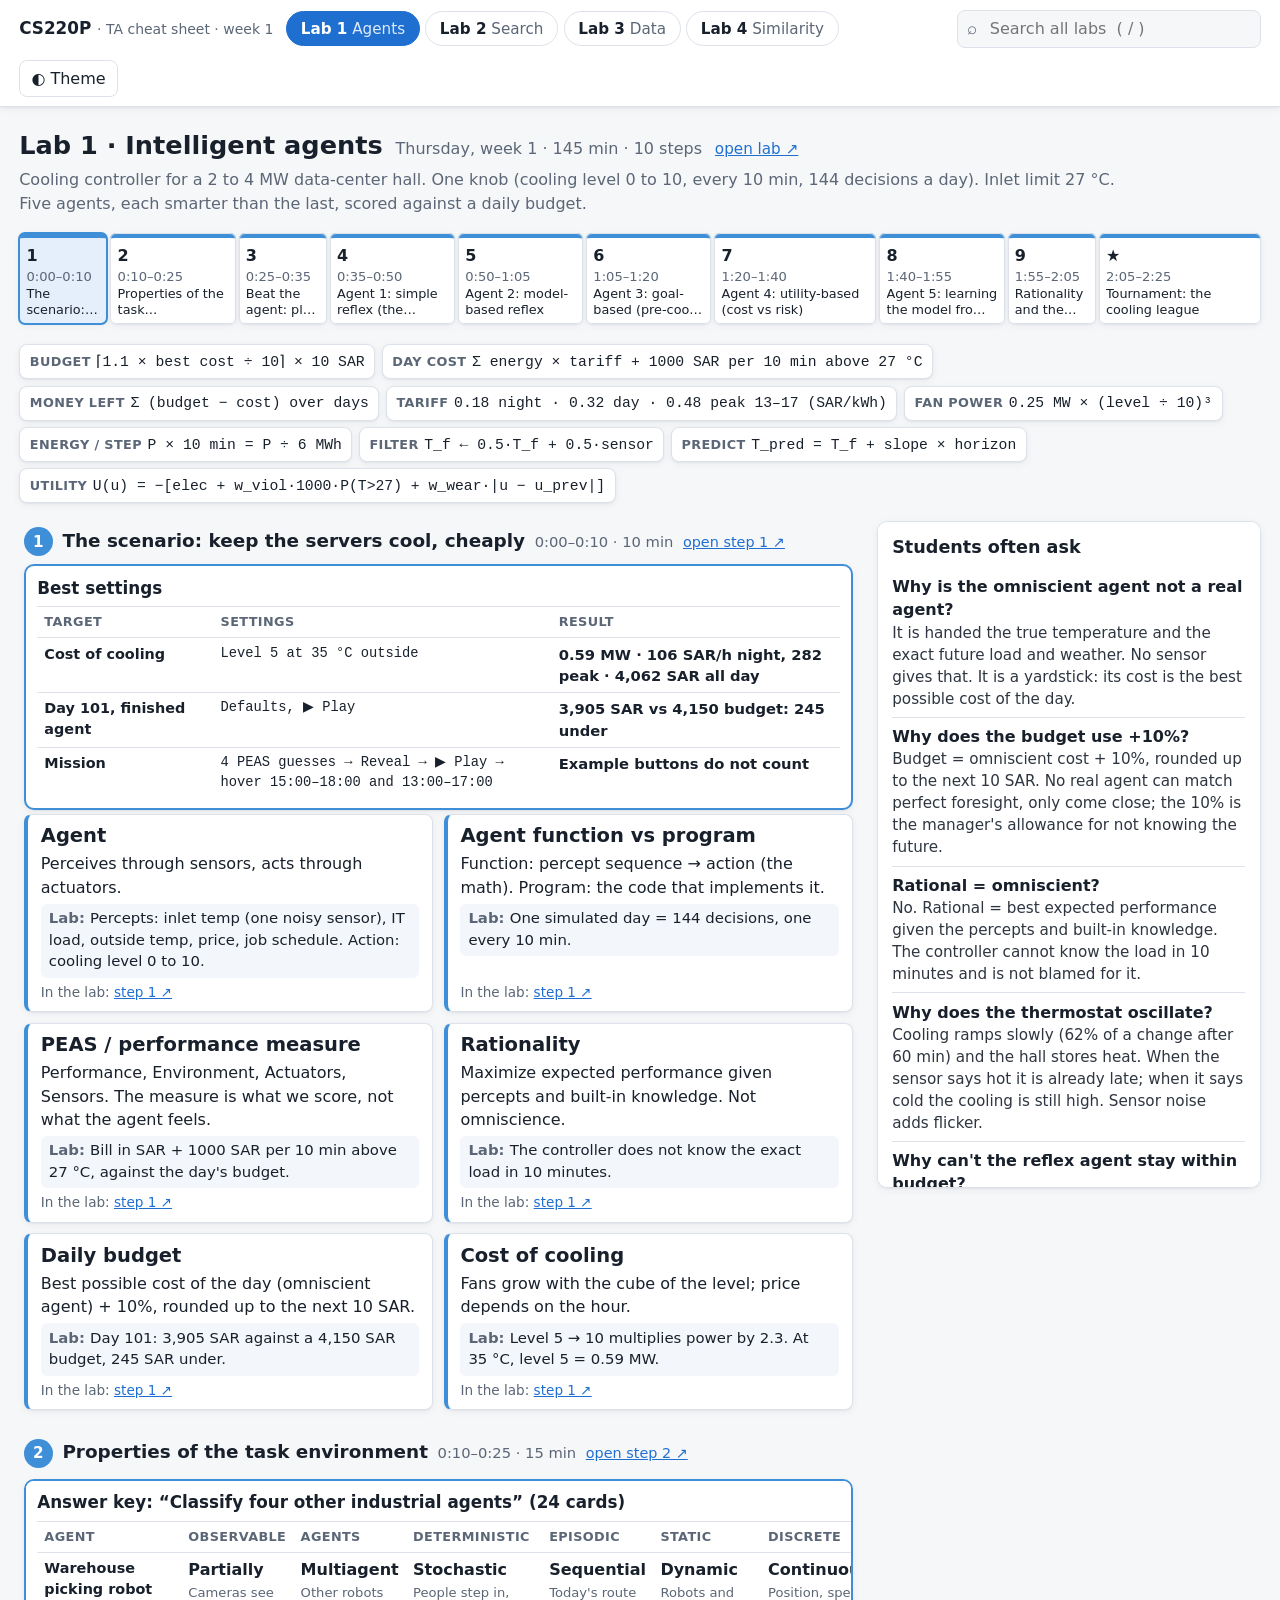
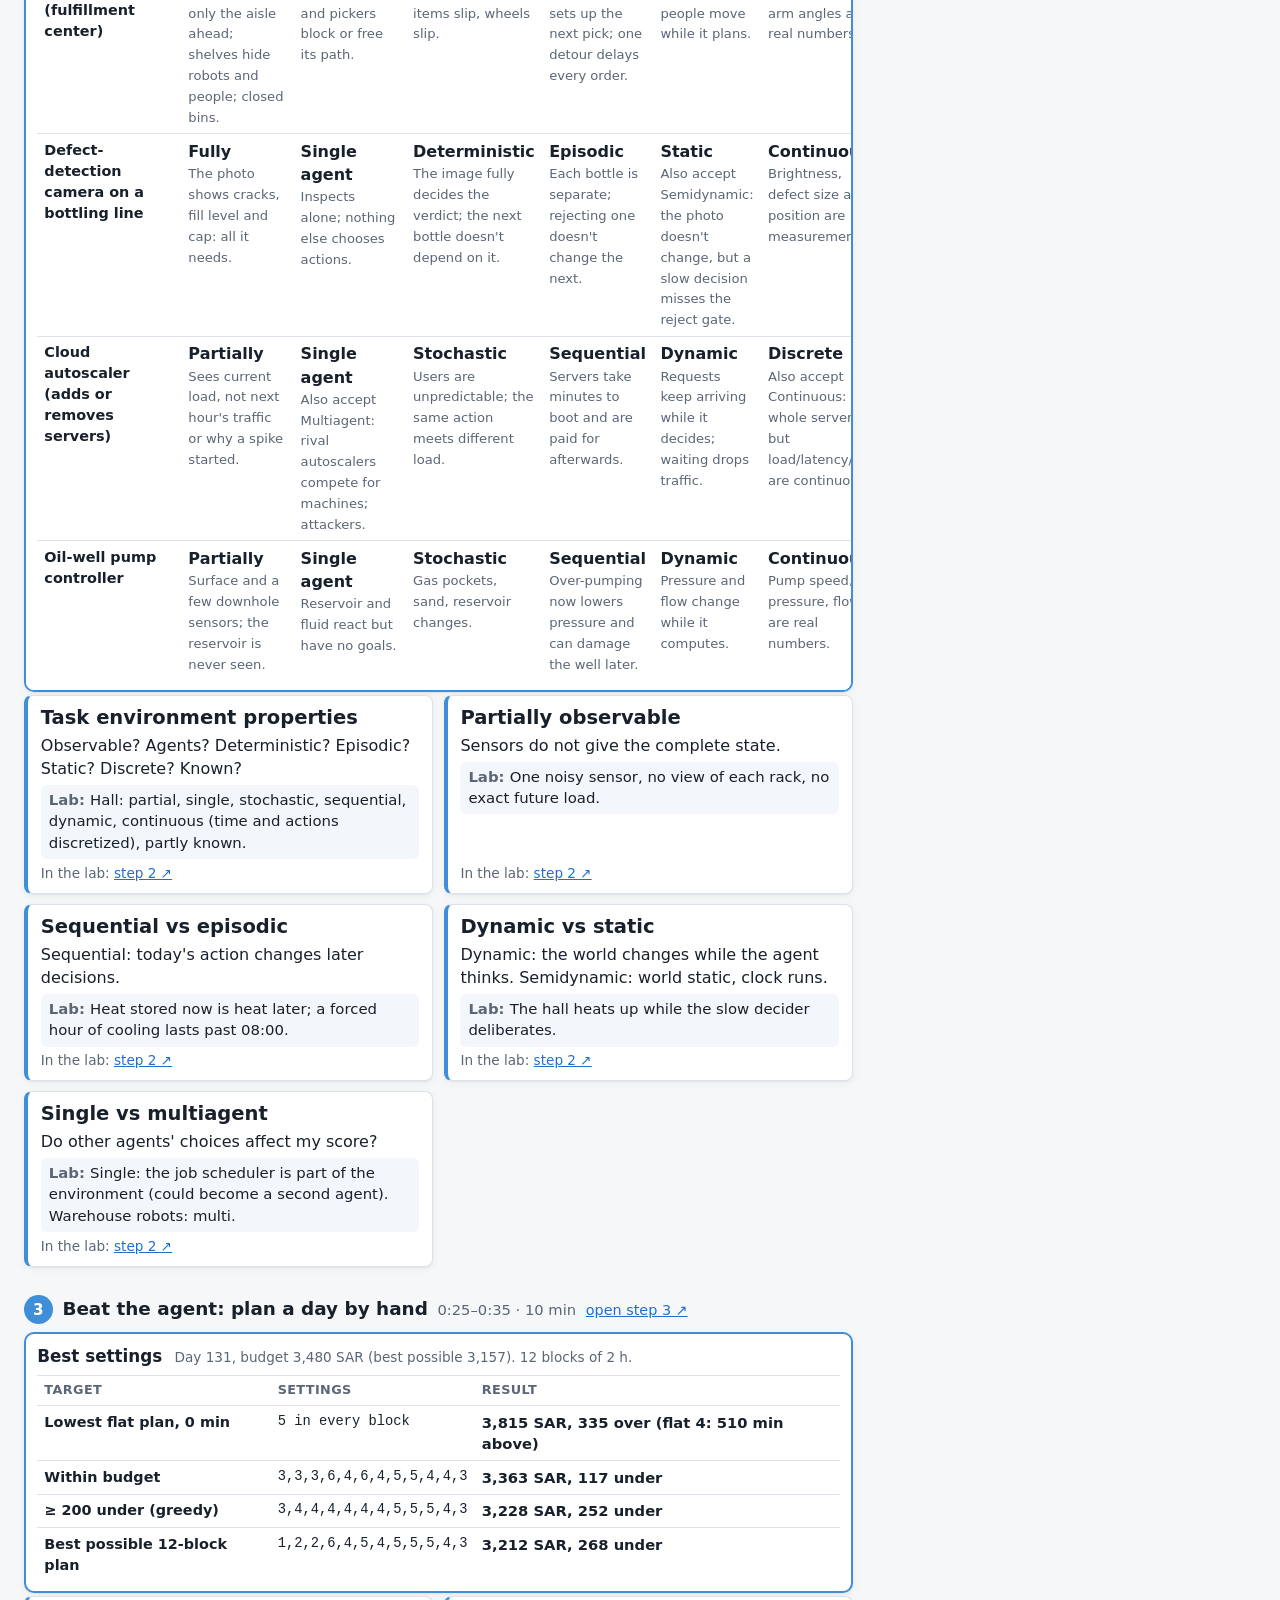
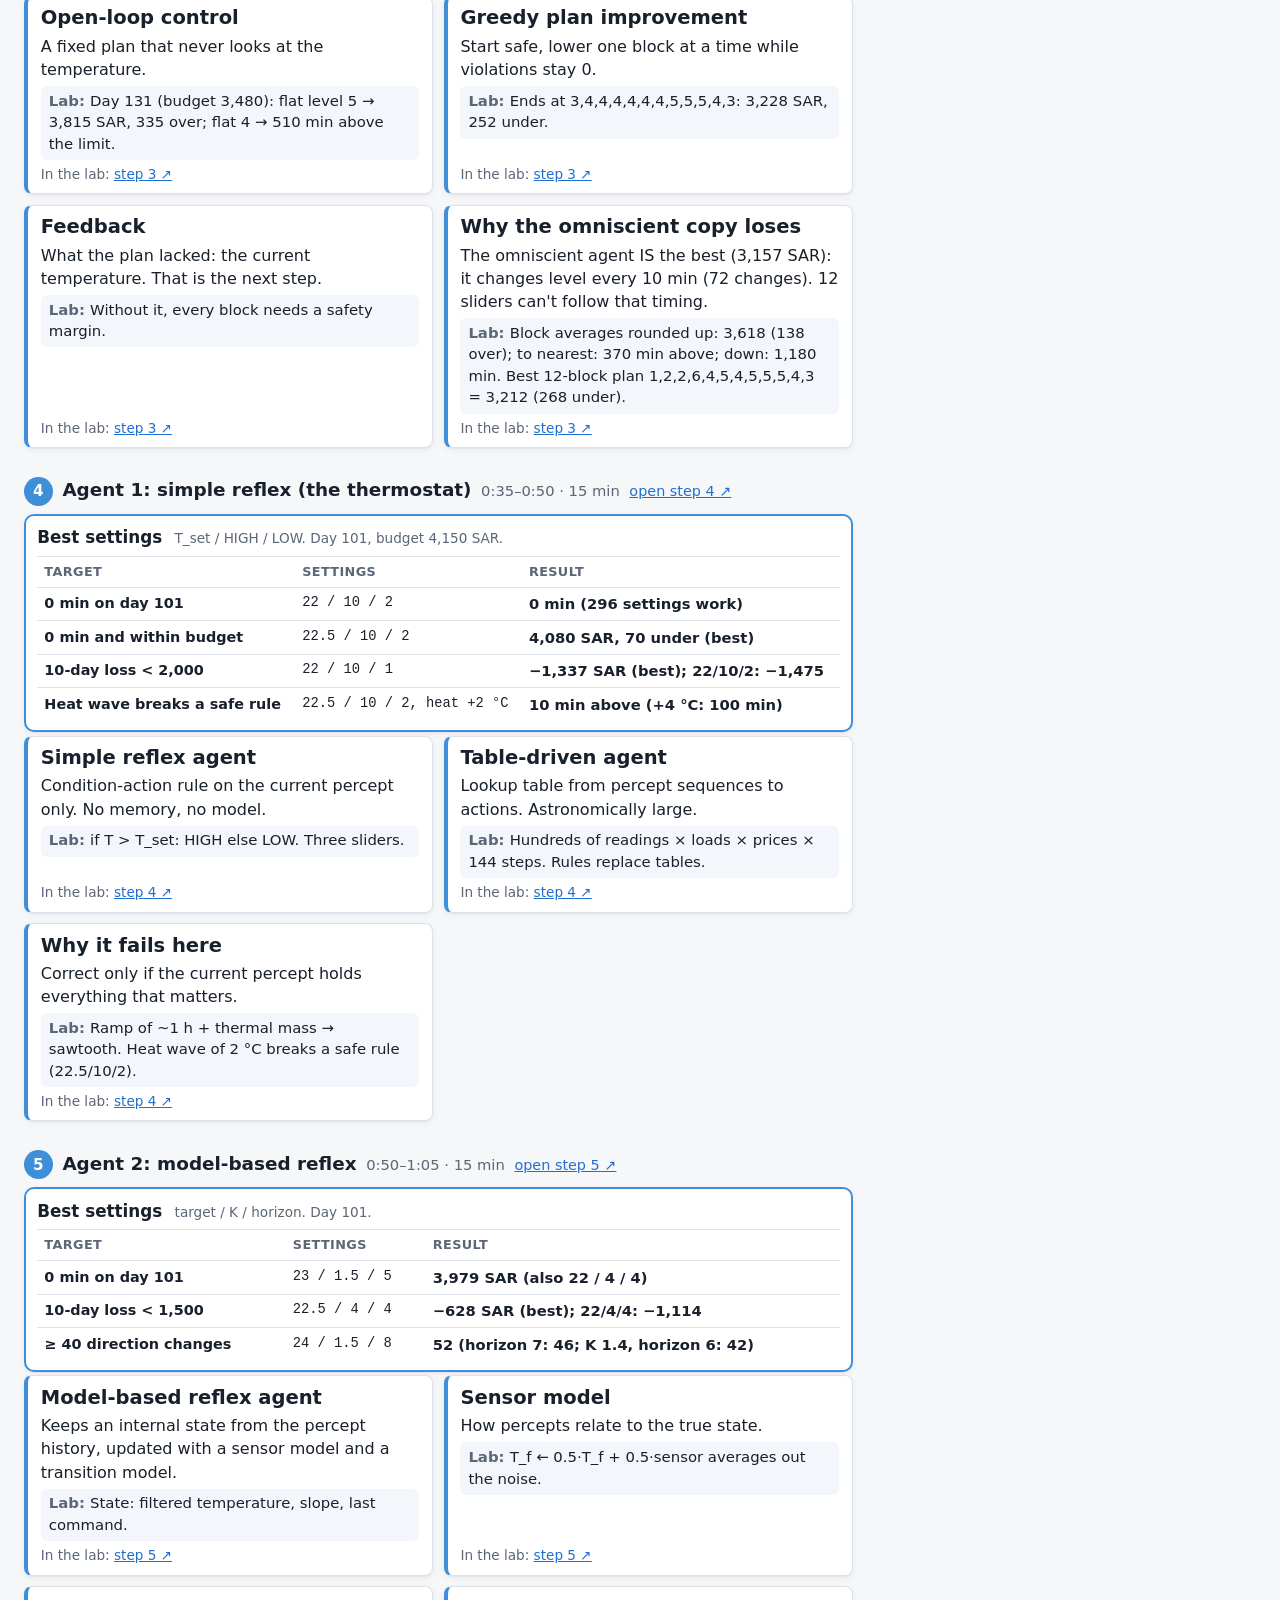
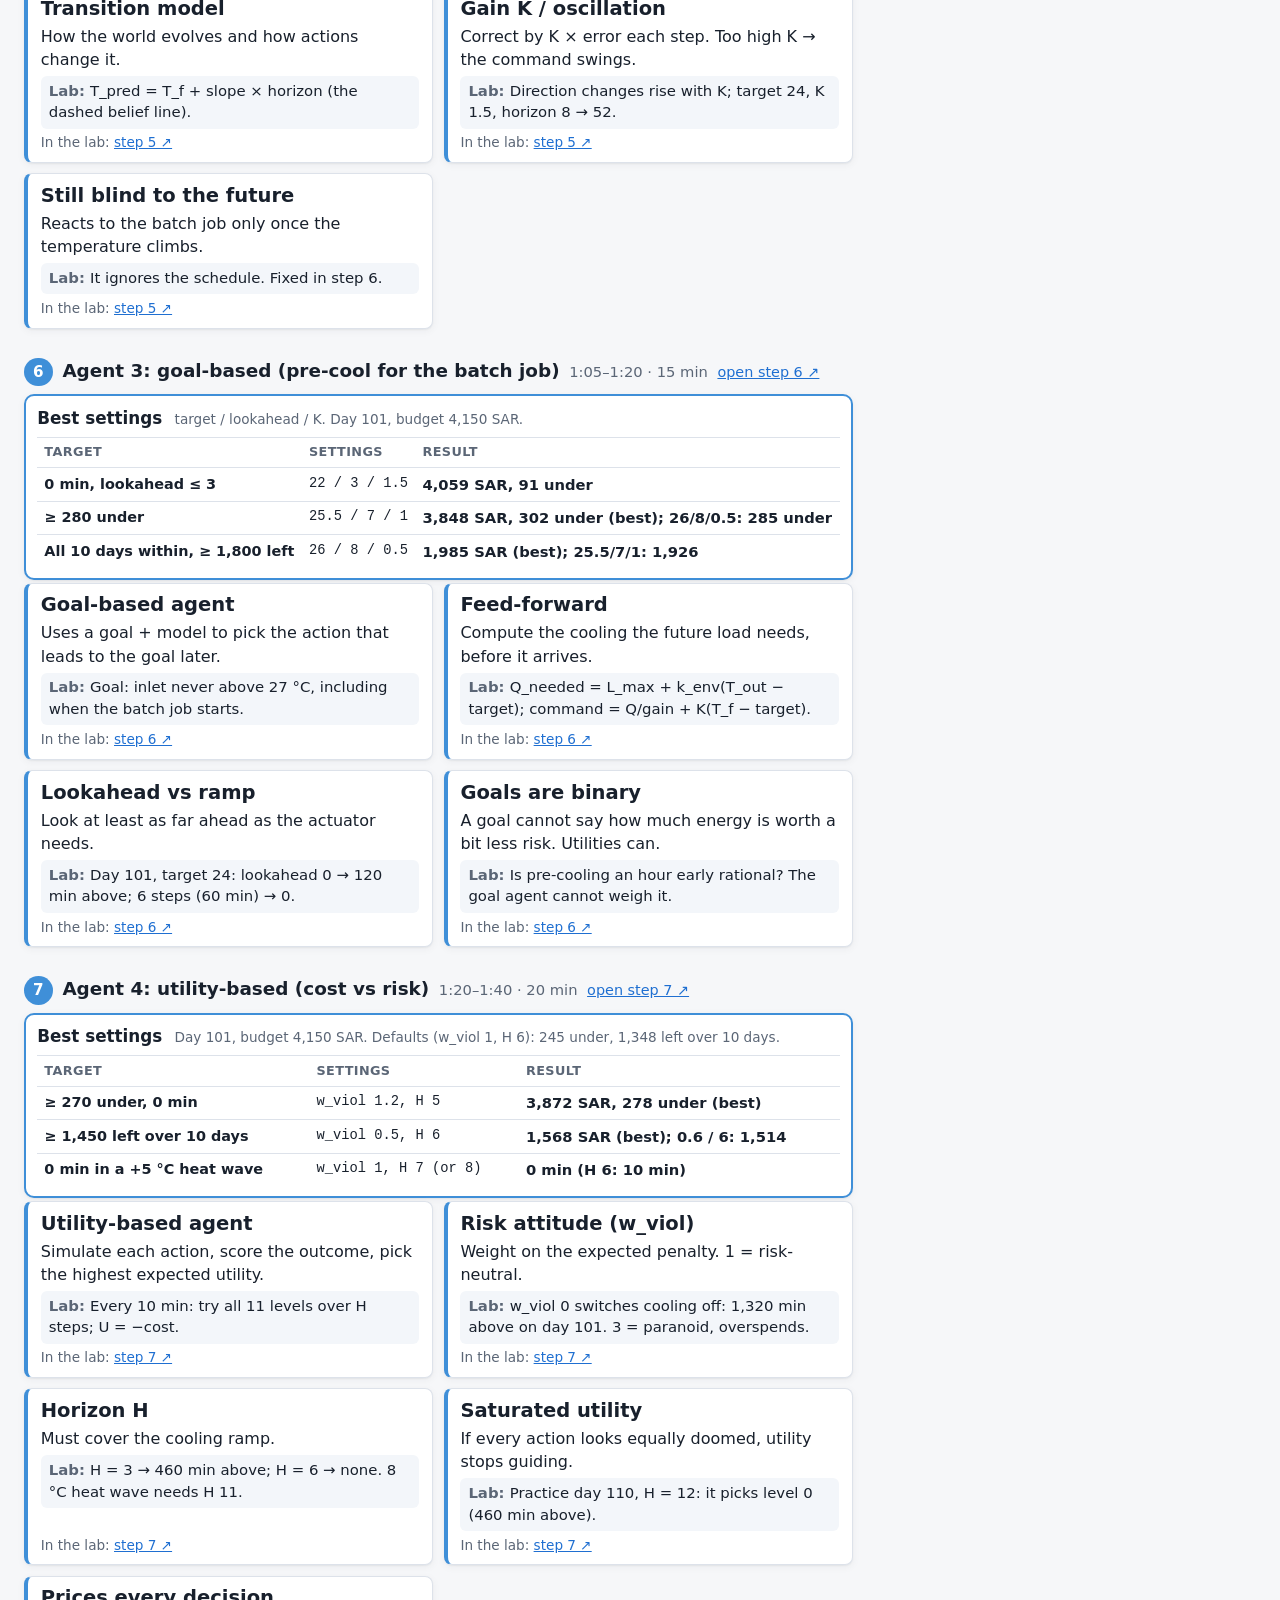
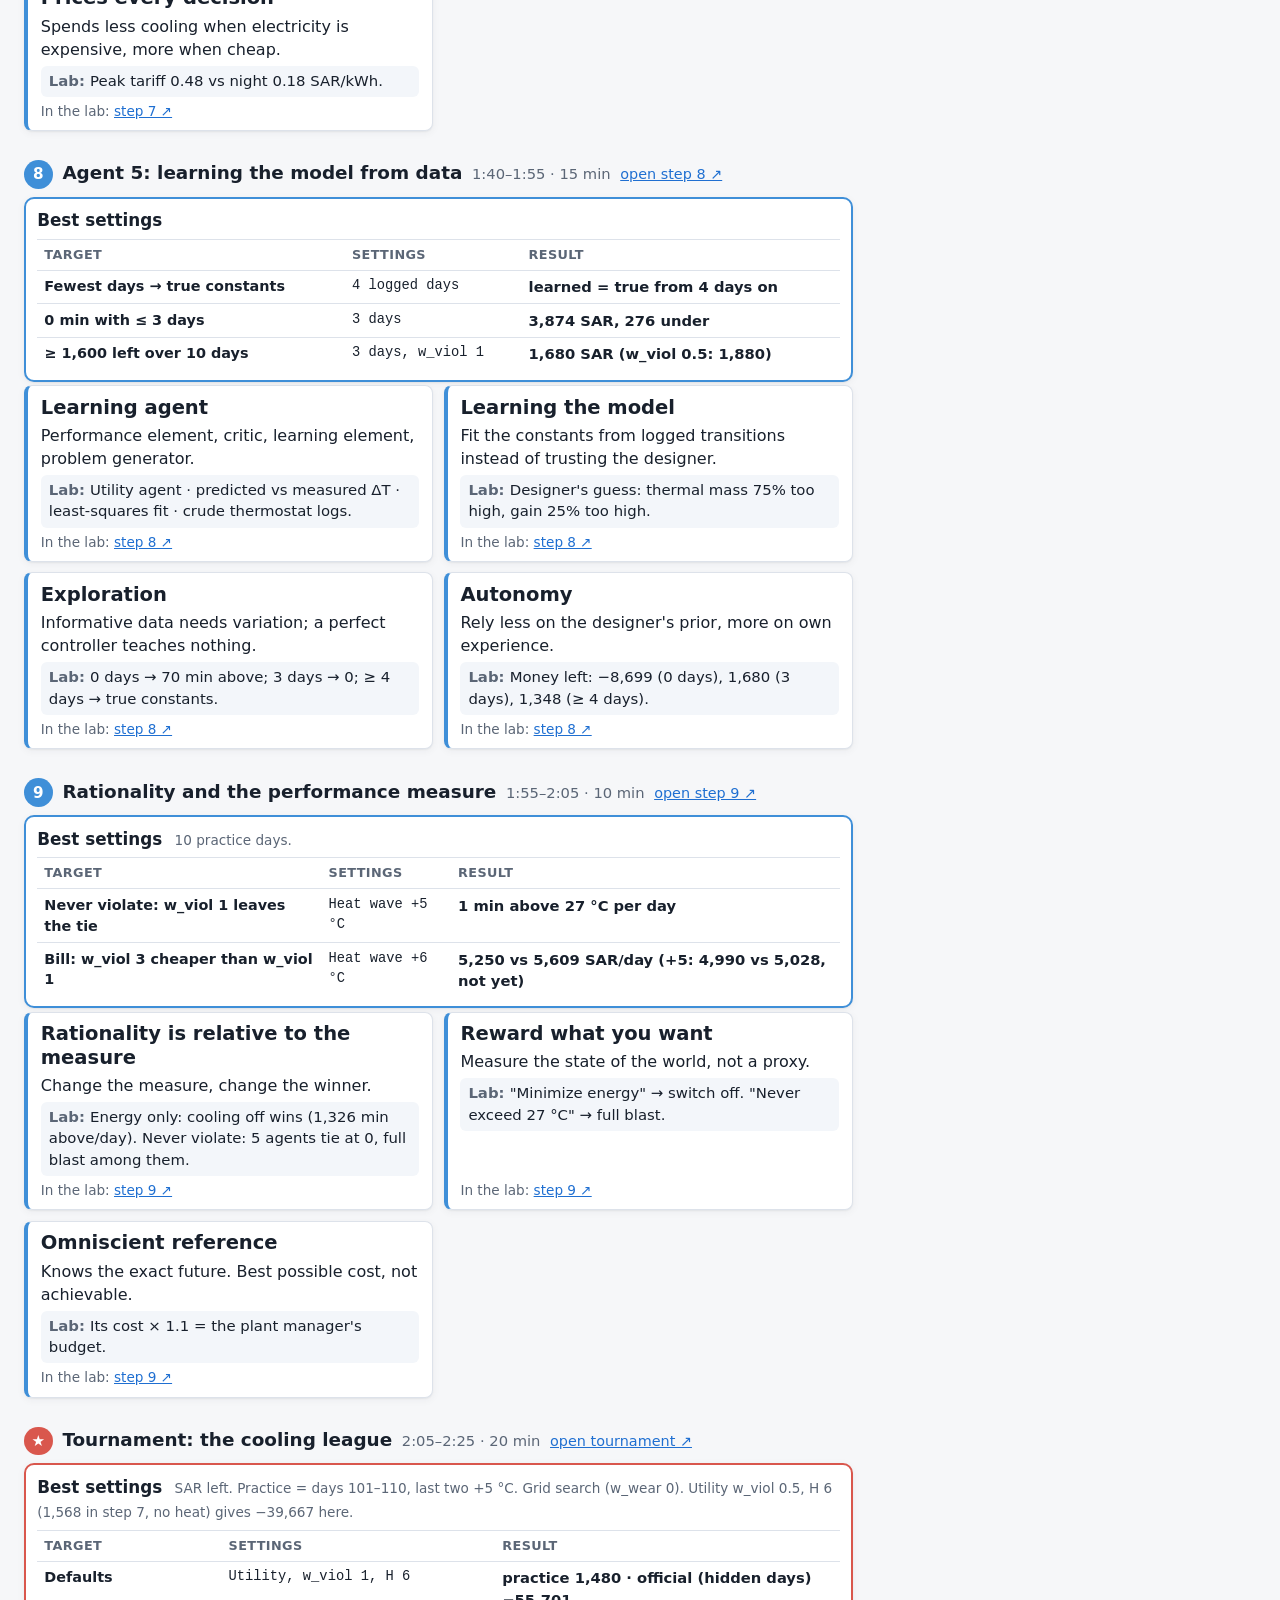
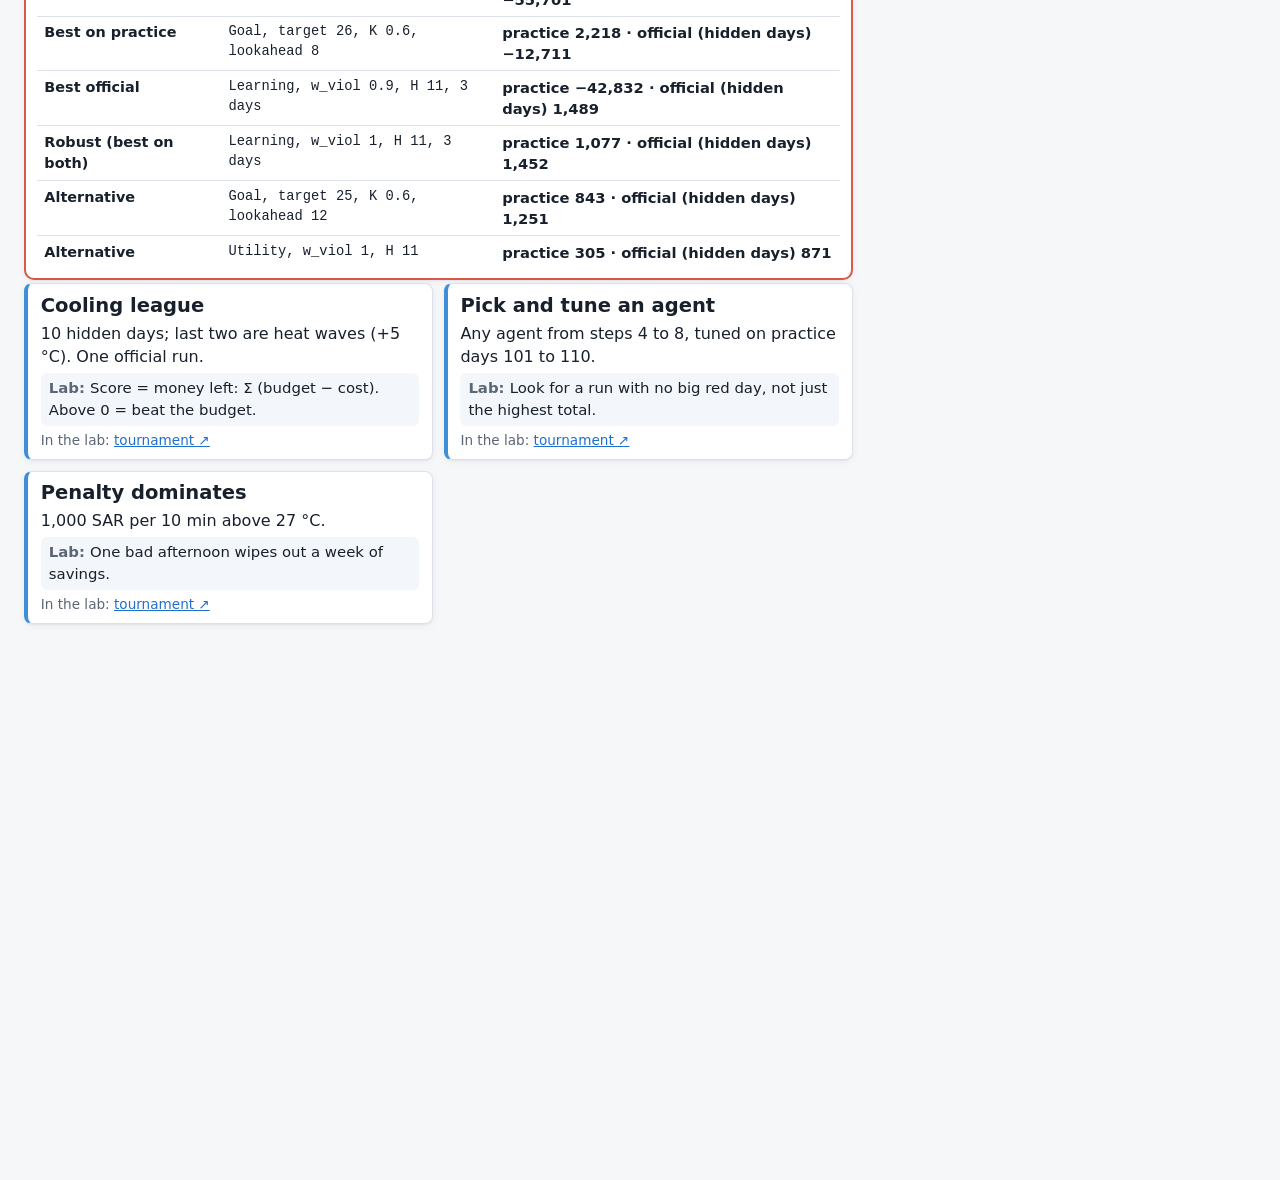
<file: cheatsheet/index.html>
<!doctype html>
<html lang="en">
<head>
<meta charset="utf-8">
<meta name="viewport" content="width=device-width, initial-scale=1">
<title>CS220P · TA cheat sheet · week 1 labs</title>
<script>
  // apply the stored theme before first paint
  (function () { try { var t = localStorage.getItem("cs220p-cheat-theme"); if (t) document.documentElement.setAttribute("data-theme", t); } catch (e) {} })();
</script>
<style>
  :root {
    --bg: #f6f7f9; --panel: #ffffff; --ink: #18202c; --muted: #5b6676; --line: #dde2ea;
    --accent: #1f6fd1; --accent-ink: #ffffff; --accent-soft: #e5eefb;
    --ex: #f3f6fa; --mark: #ffe58a; --flash: #fff4c2;
    --t1: #3f8fd8; --t2: #2fa58a; --t3: #d58f2a; --t4: #8a6ad8; --tour: #d9574d;
    --shadow: 0 1px 2px rgba(20, 30, 50, .06), 0 2px 8px rgba(20, 30, 50, .05);
    color-scheme: light;
  }
  :root[data-theme="dark"] {
    --bg: #11151c; --panel: #1a2029; --ink: #e8edf5; --muted: #9aa6b8; --line: #2c3542;
    --accent: #6aa8ff; --accent-ink: #0d1520; --accent-soft: #1e2b3d;
    --ex: #212834; --mark: #6b5a12; --flash: #3a3412;
    --t1: #5ea7ee; --t2: #45c2a3; --t3: #e8a64a; --t4: #a68bf0; --tour: #ff8a80;
    --shadow: none;
    color-scheme: dark;
  }
  @media (prefers-color-scheme: dark) {
    :root:not([data-theme="light"]) {
      --bg: #11151c; --panel: #1a2029; --ink: #e8edf5; --muted: #9aa6b8; --line: #2c3542;
      --accent: #6aa8ff; --accent-ink: #0d1520; --accent-soft: #1e2b3d;
      --ex: #212834; --mark: #6b5a12; --flash: #3a3412;
      --t1: #5ea7ee; --t2: #45c2a3; --t3: #e8a64a; --t4: #a68bf0; --tour: #ff8a80;
      --shadow: none;
      color-scheme: dark;
    }
  }
  * { box-sizing: border-box; }
  html { scroll-padding-top: calc(var(--stick, 140px) + 8px); }
  body { margin: 0; background: var(--bg); color: var(--ink); font: 16px/1.45 system-ui, -apple-system, "Segoe UI", Roboto, "Helvetica Neue", Arial, sans-serif; }
  a { color: var(--accent); }
  mark { background: var(--mark); color: inherit; border-radius: 2px; padding: 0 1px; }
  code, .f { font-family: ui-monospace, "SF Mono", Menlo, Consolas, monospace; }

  /* header */
  header { position: sticky; top: 0; z-index: 10; background: var(--panel); border-bottom: 1px solid var(--line); box-shadow: var(--shadow); }
  .bar { display: flex; align-items: center; gap: .8rem; padding: .6rem 1.2rem; flex-wrap: wrap; }
  .brand { font-weight: 800; font-size: 1.05rem; white-space: nowrap; }
  .brand small { font-weight: 500; color: var(--muted); }
  .tabs { display: flex; gap: .35rem; flex-wrap: wrap; }
  .tab { border: 1px solid var(--line); background: var(--panel); color: var(--ink); border-radius: 999px; padding: .35rem .85rem; font: inherit; font-size: .95rem; cursor: pointer; white-space: nowrap; }
  .tab b { font-weight: 700; }
  .tab span { color: var(--muted); margin-left: .3rem; }
  .tab[aria-selected="true"] { background: var(--accent); border-color: var(--accent); color: var(--accent-ink); }
  .tab[aria-selected="true"] span { color: inherit; opacity: .85; }
  .grow { flex: 1; }
  .search { position: relative; }
  .search input { width: 19rem; max-width: 60vw; font: inherit; padding: .4rem .7rem .4rem 2rem; border-radius: 8px; border: 1px solid var(--line); background: var(--bg); color: var(--ink); }
  .search input:focus { outline: 2px solid var(--accent); outline-offset: 0; }
  .search::before { content: "⌕"; position: absolute; left: .65rem; top: 50%; transform: translateY(-52%); color: var(--muted); font-size: 1.05rem; }
  .icon-btn { border: 1px solid var(--line); background: var(--panel); color: var(--ink); border-radius: 8px; padding: .35rem .7rem; font: inherit; cursor: pointer; }

  main { padding: 1rem 1.2rem 60vh; max-width: 1500px; margin: 0 auto; }
  .labhead { display: flex; align-items: baseline; gap: .8rem; flex-wrap: wrap; margin: .2rem 0 .3rem; }
  .labhead h1 { font-size: 1.6rem; margin: 0; }
  .labhead .meta { color: var(--muted); }
  .labhead a { font-size: .95rem; }
  .scenario { margin: 0 0 .8rem; color: var(--muted); max-width: 70rem; }

  /* timeline */
  .timeline { display: flex; gap: 3px; margin: .4rem -1.2rem .9rem; padding: .35rem 1.2rem; position: sticky; top: var(--hh, 54px); z-index: 5; background: var(--bg); }
  .seg { flex: var(--m) 1 0; min-width: 62px; border: 0; padding: .35rem .45rem .4rem; text-align: left; cursor: pointer; font: inherit; color: var(--ink);
         background: var(--panel); border-top: 5px solid var(--c); border-radius: 6px; box-shadow: var(--shadow); outline: 1px solid var(--line); outline-offset: -1px; overflow: hidden; }
  .seg:hover { background: var(--accent-soft); }
  .seg.on { background: var(--accent-soft); outline: 2px solid var(--c); }
  .seg .n { font-weight: 800; font-size: 1rem; }
  .seg .clk { font-variant-numeric: tabular-nums; font-size: .82rem; color: var(--muted); display: block; white-space: nowrap; }
  .seg .tt { font-size: .8rem; line-height: 1.25; display: -webkit-box; -webkit-line-clamp: 2; -webkit-box-orient: vertical; overflow: hidden; }
  .seg.tour { --c: var(--tour); }

  /* formula strip */
  .formulas { display: flex; flex-wrap: wrap; gap: .4rem; margin: 0 0 1.1rem; }
  .fx { background: var(--panel); border: 1px solid var(--line); border-radius: 8px; padding: .3rem .6rem; font-size: .92rem; box-shadow: var(--shadow); }
  .fx b { color: var(--muted); font-weight: 600; font-family: system-ui, sans-serif; margin-right: .35rem; font-size: .8rem; text-transform: uppercase; letter-spacing: .03em; }

  /* layout */
  .cols { display: grid; grid-template-columns: minmax(0, 1fr) 24rem; gap: 1.2rem; align-items: start; }
  @media (max-width: 1100px) { .cols { grid-template-columns: 1fr; } }
  .faq { position: sticky; top: calc(var(--stick, 140px) + 8px); max-height: calc(100vh - var(--stick, 140px) - 24px); overflow: auto; background: var(--panel); border: 1px solid var(--line); border-radius: 10px; padding: .7rem .9rem; box-shadow: var(--shadow); }
  @media (max-width: 1100px) { .faq { position: static; max-height: none; } }
  .faq h2 { font-size: 1.1rem; margin: .1rem 0 .5rem; }
  .qa { padding: .45rem 0; border-top: 1px solid var(--line); }
  .qa:first-of-type { border-top: 0; }
  .qa .q { font-weight: 700; }
  .qa .a { color: var(--ink); opacity: .9; font-size: .95rem; }
  /* answer key table (e.g. lab 1 step 2 quiz) */
  .key { margin: .7rem 0 .2rem; background: var(--panel); border: 2px solid var(--c); border-radius: 10px; padding: .6rem .7rem; box-shadow: var(--shadow); overflow-x: auto; }
  .key h3 { margin: 0 0 .4rem; font-size: 1.05rem; }
  .key table { border-collapse: collapse; width: 100%; font-size: .9rem; }
  .key th, .key td { border-top: 1px solid var(--line); padding: .35rem .45rem; text-align: left; vertical-align: top; }
  .key th { color: var(--muted); font-weight: 600; font-size: .8rem; text-transform: uppercase; letter-spacing: .03em; }
  .key td.agent { font-weight: 700; min-width: 9rem; }
  .key td b { display: block; font-size: 1rem; }
  .key td span { color: var(--muted); font-size: .82rem; }
  .key.best { margin-top: .3rem; }
  .key.best h3 span { font-weight: 400; font-size: .85rem; color: var(--muted); margin-left: .4rem; }
  .key.best td b { font-size: .92rem; }
  .key.best td:nth-child(2) { font-family: ui-monospace, "SF Mono", Menlo, Consolas, monospace; font-size: .86rem; }
  .key.sol h3 span { font-weight: 400; font-size: .85rem; color: var(--muted); margin-left: .4rem; }
  .sol details { border-top: 1px solid var(--line); padding: .35rem 0; }
  .sol summary { cursor: pointer; display: flex; flex-wrap: wrap; gap: .2rem .6rem; align-items: baseline; }
  .sol summary b { font-size: .98rem; }
  .sol summary span { color: var(--muted); font-size: .85rem; }
  .sol .code { position: relative; margin-top: .35rem; }
  .sol pre { margin: 0; background: var(--ex); color: var(--ink); border: 1px solid var(--line); border-radius: 8px; padding: .6rem .75rem; overflow: auto; max-height: 30rem;
             font: .84rem/1.45 ui-monospace, "SF Mono", Menlo, Consolas, monospace; tab-size: 4; white-space: pre; }
  .sol .copy { position: absolute; top: .35rem; right: .45rem; font: inherit; font-size: .78rem; padding: .15rem .5rem; border-radius: 6px; border: 1px solid var(--line); background: var(--panel); color: var(--ink); cursor: pointer; }

  .step { margin: 0 0 1.2rem; border-radius: 10px; transition: background .6s; padding: .2rem .3rem; }
  .step.flash { background: var(--flash); }
  .step h2 { display: flex; align-items: baseline; gap: .6rem; flex-wrap: wrap; margin: .2rem 0 .5rem; font-size: 1.15rem; }
  .step h2 .num { display: inline-grid; place-items: center; min-width: 1.8rem; height: 1.8rem; border-radius: 50%; background: var(--c); color: #fff; font-size: .95rem; }
  .step h2 .clk { color: var(--muted); font-weight: 500; font-size: .92rem; font-variant-numeric: tabular-nums; }
  .step h2 a { font-weight: 500; font-size: .9rem; }
  .cards { display: grid; grid-template-columns: repeat(auto-fill, minmax(290px, 1fr)); gap: .65rem; }
  .card { background: var(--panel); border: 1px solid var(--line); border-left: 4px solid var(--c); border-radius: 8px; padding: .6rem .8rem .55rem; box-shadow: var(--shadow); display: flex; flex-direction: column; gap: .3rem; }
  .card h3 { margin: 0; font-size: 1.22rem; line-height: 1.2; }
  .card .x { margin: 0; }
  .card .ex { margin: 0; background: var(--ex); border-radius: 6px; padding: .3rem .5rem; font-size: .93rem; }
  .card .ex::before { content: "Lab: "; font-weight: 700; color: var(--muted); }
  .card .in { margin-top: auto; font-size: .85rem; color: var(--muted); }
  .card .in + .in { margin-top: 0; }
  .card.ta { border-style: dashed; border-left-style: solid; background: var(--accent-soft); }
  .card.ta .ex::before { content: "Then: "; }
  .labtag { font-size: .8rem; font-weight: 700; color: var(--accent); }

  .empty { color: var(--muted); padding: 2rem 0; font-size: 1.1rem; }
  .results-head { color: var(--muted); margin: .2rem 0 .8rem; }
  .labsec + .labsec { margin-top: 1.6rem; padding-top: 1rem; border-top: 2px solid var(--line); }
  [hidden] { display: none !important; }
</style>
</head>
<body>
<header>
  <div class="bar">
    <div class="brand">CS220P <small>· TA cheat sheet · week 1</small></div>
    <nav class="tabs" id="tabs" role="tablist"></nav>
    <div class="grow"></div>
    <label class="search"><input id="q" type="search" placeholder="Search all labs  ( / )" autocomplete="off" spellcheck="false" aria-label="Search concepts in all labs"></label>
    <button class="icon-btn" id="theme" type="button" title="Toggle light / dark">◐ Theme</button>
  </div>
</header>
<main id="main"></main>

<!-- Python solutions for lab 2 (TA only). Raw text, read by the script below; keep the code exactly as in the lab. -->
<script type="text/plain" id="sol-flood">
from collections import deque
def flood_fill(img, start, new_color):          # paint bucket: BFS over same-color pixels
    old = img[start[0]][start[1]]
    frontier, reached = deque([start]), {start}
    while frontier:
        r, c = frontier.popleft()
        img[r][c] = new_color
        for nr, nc in [(r-1, c), (r+1, c), (r, c-1), (r, c+1)]:
            if 0 <= nr < len(img) and 0 <= nc < len(img[0]) and (nr, nc) not in reached and img[nr][nc] == old:
                reached.add((nr, nc)); frontier.append((nr, nc))
    return len(reached)                           # area in pixels (oil slick: 137 px)
</script>
<script type="text/plain" id="sol-knight">
from collections import deque
def knight_moves(start, goal):                   # fewest knight moves: BFS on an implicit graph
    jumps = [(1,2),(2,1),(2,-1),(1,-2),(-1,-2),(-2,-1),(-2,1),(-1,2)]
    frontier, dist = deque([start]), {start: 0}
    while frontier:
        sq = frontier.popleft()
        if sq == goal: return dist[sq]           # a1 -> h8: 6
        for dr, dc in jumps:
            n = (sq[0] + dr, sq[1] + dc)
            if 0 <= n[0] < 8 and 0 <= n[1] < 8 and n not in dist:
                dist[n] = dist[sq] + 1; frontier.append(n)
</script>
<script type="text/plain" id="sol-ladder">
from collections import deque
def one_letter_apart(a, b): return sum(x != y for x, y in zip(a, b)) == 1
def word_ladder(start, goal, words):             # COLD -> CORD -> CARD -> WARD -> WARM
    frontier, parent = deque([start]), {start: None}
    while frontier:
        w = frontier.popleft()
        if w == goal:
            path = []
            while w: path.append(w); w = parent[w]
            return path[::-1]
        for n in words:
            if n not in parent and one_letter_apart(w, n):
                parent[n] = w; frontier.append(n)
    return None                                   # no ladder (e.g. to QUIZ)
</script>
<script type="text/plain" id="sol-objects">
def count_objects(img):                           # connected components with DFS (islands: 5)
    seen, count = set(), 0
    for r in range(len(img)):
        for c in range(len(img[0])):
            if img[r][c] == 1 and (r, c) not in seen:
                count += 1
                stack = [(r, c)]; seen.add((r, c))
                while stack:
                    y, x = stack.pop()
                    for ny, nx in [(y-1, x), (y+1, x), (y, x-1), (y, x+1)]:
                        if 0 <= ny < len(img) and 0 <= nx < len(img[0]) and img[ny][nx] == 1 and (ny, nx) not in seen:
                            seen.add((ny, nx)); stack.append((ny, nx))
    return count
</script>
<script type="text/plain" id="sol-folders">
def folder_size(folder):                          # DFS: a folder's size needs everything below it
    total = sum(f.size for f in folder.files)
    for sub in folder.subfolders:
        total += folder_size(sub)                 # finish the child before the parent (Home: 8.1 GB)
    return total
</script>
<script type="text/plain" id="sol-build">
def build_order(task, needs, done=None, active=None, order=None):
    done, active, order = done or set(), active or set(), order if order is not None else []
    if task in done: return order
    if task in active: raise ValueError("cycle at " + task)   # gray -> gray: a cycle
    active.add(task)
    for pre in needs.get(task, []):
        build_order(pre, needs, done, active, order)
    active.discard(task); done.add(task); order.append(task)  # DFS post-order = build order
    return order
</script>
<script type="text/plain" id="sol-expand">
def neighbors(grid, cell):
    """The free cells next to cell, in the order Up, Down, Left, Right."""
    rows, cols = len(grid), len(grid[0])
    r, c = cell
    result = []
    for dr, dc in [(-1, 0), (1, 0), (0, -1), (0, 1)]:   # Up, Down, Left, Right
        nr, nc = r + dr, c + dc
        if not (0 <= nr < rows and 0 <= nc < cols):     # off the map
            continue
        if grid[nr][nc] == "#":                         # a wall
            continue
        result.append((nr, nc))
    return result

print("Start:", START, " neighbors:", neighbors(grid, START))
</script>
<script type="text/plain" id="sol-bfs">
from collections import deque

def path_to(state, reached):
    """Follow the parents back from state to the start."""
    path = []
    while state is not None:
        path.append(state)
        state = reached[state]
    return path[::-1]

def bfs(start, goal, expand):
    if start == goal:
        return [start]
    frontier = deque([start])
    reached = {start: None}          # state -> parent
    while frontier:
        node = frontier.popleft()    # the oldest node
        for child in expand(node):   # Up, Down, Left, Right; walls skipped
            if child not in reached:
                reached[child] = node
                if child == goal:    # early goal test
                    return path_to(child, reached)
                frontier.append(child)
    return None

# Your own experiments, for example:
# print(bfs(START, GOAL, expand))
</script>
<script type="text/plain" id="sol-dfs">
from collections import deque

def path_to(state, reached):
    """Follow the parents back from state to the start."""
    path = []
    while state is not None:
        path.append(state)
        state = reached[state]
    return path[::-1]

def dfs(start, goal, expand):
    if start == goal:
        return [start]
    frontier = deque([start])
    reached = {start: None}          # state -> parent
    while frontier:
        node = frontier.pop()        # the newest node: the frontier is a stack
        for child in expand(node):
            if child not in reached:
                reached[child] = node
                if child == goal:
                    return path_to(child, reached)
                frontier.append(child)
    return None
</script>
<script type="text/plain" id="sol-dls">
def depth_limited(path, goal, expand, limit):
    """A path to goal using at most limit more moves, 'cutoff', or None."""
    node = path[-1]
    if node == goal:
        return path
    if limit == 0:
        return 'cutoff'
    cut = False
    for child in expand(node):
        if child not in path:            # no loops on this branch
            result = depth_limited(path + [child], goal, expand, limit - 1)
            if result == 'cutoff':
                cut = True
            elif result is not None:
                return result
    return 'cutoff' if cut else None

def iterative_deepening(start, goal, expand):
    limit = 0
    while True:
        result = depth_limited([start], goal, expand, limit)
        if result != 'cutoff':
            return result
        limit += 1
</script>
<script type="text/plain" id="sol-puzzle">
from collections import deque

GOAL = (1, 2, 3,
        4, 5, 6,
        7, 8, 0)                 # 0 is the blank
BOARD = (1, 2, 0,
         4, 8, 3,
         7, 6, 5)                # 6 moves from GOAL

def successors(board):
    """The boards one move away: the blank moves Up, Down, Left, Right."""
    i = board.index(0)                    # where the blank is
    r, c = divmod(i, 3)
    result = []
    for dr, dc in [(-1, 0), (1, 0), (0, -1), (0, 1)]:
        nr, nc = r + dr, c + dc
        if not (0 <= nr < 3 and 0 <= nc < 3):
            continue
        j = nr * 3 + nc
        b = list(board)
        b[i], b[j] = b[j], b[i]
        result.append(tuple(b))
    return result

# Your BFS from before, unchanged: it works for any problem.
def path_to(state, reached):
    """Follow the parents back from state to the start."""
    path = []
    while state is not None:
        path.append(state)
        state = reached[state]
    return path[::-1]

def bfs(start, goal, expand):
    if start == goal:
        return [start]
    frontier = deque([start])
    reached = {start: None}          # state -> parent
    while frontier:
        node = frontier.popleft()    # the oldest node
        for child in expand(node):   # Up, Down, Left, Right; walls skipped
            if child not in reached:
                reached[child] = node
                if child == goal:    # early goal test
                    return path_to(child, reached)
                frontier.append(child)
    return None

path = bfs(BOARD, GOAL, successors)
print(len(path) - 1, "moves")
for board in path:
    print(board[0:3], board[3:6], board[6:9])
</script>

<script>
"use strict";
const SITE = "https://cs220p-labs.pages.dev/";

/* Content. Each step: id (matches the lab page anchor), t = title, m = minutes, c = concept cards [name, explanation, example from the lab].
   All numbers come from the lab pages lab1.html to lab4.html. */
const LABS = [
{
  n: 1, short: "Agents", title: "Intelligent agents", when: "Thursday, week 1",
  scenario: "Cooling controller for a 2 to 4 MW data-center hall. One knob (cooling level 0 to 10, every 10 min, 144 decisions a day). Inlet limit 27 °C. Five agents, each smarter than the last, scored against a daily budget.",
  formulas: [
    ["Budget", "⌈1.1 × best cost ÷ 10⌉ × 10 SAR"],
    ["Day cost", "Σ energy × tariff + 1000 SAR per 10 min above 27 °C"],
    ["Money left", "Σ (budget − cost) over days"],
    ["Tariff", "0.18 night · 0.32 day · 0.48 peak 13–17 (SAR/kWh)"],
    ["Fan power", "0.25 MW × (level ÷ 10)³"],
    ["Energy / step", "P × 10 min = P ÷ 6 MWh"],
    ["Filter", "T_f ← 0.5·T_f + 0.5·sensor"],
    ["Predict", "T_pred = T_f + slope × horizon"],
    ["Utility", "U(u) = −[elec + w_viol·1000·P(T>27) + w_wear·|u − u_prev|]"],
  ],
  faq: [
    ["Why is the omniscient agent not a real agent?", "It is handed the true temperature and the exact future load and weather. No sensor gives that. It is a yardstick: its cost is the best possible cost of the day."],
    ["Why does the budget use +10%?", "Budget = omniscient cost + 10%, rounded up to the next 10 SAR. No real agent can match perfect foresight, only come close; the 10% is the manager's allowance for not knowing the future."],
    ["Rational = omniscient?", "No. Rational = best expected performance given the percepts and built-in knowledge. The controller cannot know the load in 10 minutes and is not blamed for it."],
    ["Why does the thermostat oscillate?", "Cooling ramps slowly (62% of a change after 60 min) and the hall stores heat. When the sensor says hot it is already late; when it says cold the cooling is still high. Sensor noise adds flicker."],
    ["Why can't the reflex agent stay within budget?", "Its rule sees only the current reading: no memory, no forecast, no price. Best over the 10 practice days is still −1,337 SAR (T_set 22, HIGH 10, LOW 1)."],
    ["Why must the lookahead be about 6 steps?", "The cooling needs about an hour to respond. On day 101 (target 24) lookahead 0 gives 120 min above the limit; 6 steps (60 min) is the smallest with zero."],
    ["Why does H = 3 fail for the utility agent?", "The horizon is shorter than the cooling ramp, so it cannot see the effect of its own action: 460 min above the limit on day 101. H = 6 has none."],
    ["What w_viol is rational?", "1.0: the penalty weighs its true expected cost, since the measure is money. An operator might pick 2 because a violation also costs reputation, which is not in the measure."],
    ["Why log data with a crude thermostat?", "A good controller holds the temperature flat: no variation, nothing to learn about the dynamics. Exploration vs exploitation."],
    ["With a perfect sensor, is the hall fully observable?", "No. The future load and weather are still hidden."],
  ],
  steps: [
    { id: "scenario", t: "The scenario: keep the servers cool, cheaply", m: 10, c: [
      ["Agent", "Perceives through sensors, acts through actuators.", "Percepts: inlet temp (one noisy sensor), IT load, outside temp, price, job schedule. Action: cooling level 0 to 10."],
      ["Agent function vs program", "Function: percept sequence → action (the math). Program: the code that implements it.", "One simulated day = 144 decisions, one every 10 min."],
      ["PEAS / performance measure", "Performance, Environment, Actuators, Sensors. The measure is what we score, not what the agent feels.", "Bill in SAR + 1000 SAR per 10 min above 27 °C, against the day's budget."],
      ["Rationality", "Maximize expected performance given percepts and built-in knowledge. Not omniscience.", "The controller does not know the exact load in 10 minutes."],
      ["Daily budget", "Best possible cost of the day (omniscient agent) + 10%, rounded up to the next 10 SAR.", "Day 101: 3,905 SAR against a 4,150 SAR budget, 245 SAR under."],
      ["Cost of cooling", "Fans grow with the cube of the level; price depends on the hour.", "Level 5 → 10 multiplies power by 2.3. At 35 °C, level 5 = 0.59 MW."],
    ]},
    { id: "environment", t: "Properties of the task environment", m: 15, c: [
      ["Task environment properties", "Observable? Agents? Deterministic? Episodic? Static? Discrete? Known?", "Hall: partial, single, stochastic, sequential, dynamic, continuous (time and actions discretized), partly known."],
      ["Partially observable", "Sensors do not give the complete state.", "One noisy sensor, no view of each rack, no exact future load."],
      ["Sequential vs episodic", "Sequential: today's action changes later decisions.", "Heat stored now is heat later; a forced hour of cooling lasts past 08:00."],
      ["Dynamic vs static", "Dynamic: the world changes while the agent thinks. Semidynamic: world static, clock runs.", "The hall heats up while the slow decider deliberates."],
      ["Single vs multiagent", "Do other agents' choices affect my score?", "Single: the job scheduler is part of the environment (could become a second agent). Warehouse robots: multi."],
    ], key: {
      title: "Answer key: “Classify four other industrial agents” (24 cards)",
      cols: ["Observable", "Agents", "Deterministic", "Episodic", "Static", "Discrete"],
      rows: [
        ["Warehouse picking robot (fulfillment center)", [
          ["Partially", "Cameras see only the aisle ahead; shelves hide robots and people; closed bins."],
          ["Multiagent", "Other robots and pickers block or free its path."],
          ["Stochastic", "People step in, items slip, wheels slip."],
          ["Sequential", "Today's route sets up the next pick; one detour delays every order."],
          ["Dynamic", "Robots and people move while it plans."],
          ["Continuous", "Position, speed, arm angles are real numbers."]]],
        ["Defect-detection camera on a bottling line", [
          ["Fully", "The photo shows cracks, fill level and cap: all it needs."],
          ["Single agent", "Inspects alone; nothing else chooses actions."],
          ["Deterministic", "The image fully decides the verdict; the next bottle doesn't depend on it."],
          ["Episodic", "Each bottle is separate; rejecting one doesn't change the next."],
          ["Static", "Also accept Semidynamic: the photo doesn't change, but a slow decision misses the reject gate."],
          ["Continuous", "Brightness, defect size and position are measurements."]]],
        ["Cloud autoscaler (adds or removes servers)", [
          ["Partially", "Sees current load, not next hour's traffic or why a spike started."],
          ["Single agent", "Also accept Multiagent: rival autoscalers compete for machines; attackers."],
          ["Stochastic", "Users are unpredictable; the same action meets different load."],
          ["Sequential", "Servers take minutes to boot and are paid for afterwards."],
          ["Dynamic", "Requests keep arriving while it decides; waiting drops traffic."],
          ["Discrete", "Also accept Continuous: whole servers, but load/latency/time are continuous."]]],
        ["Oil-well pump controller", [
          ["Partially", "Surface and a few downhole sensors; the reservoir is never seen."],
          ["Single agent", "Reservoir and fluid react but have no goals."],
          ["Stochastic", "Gas pockets, sand, reservoir changes."],
          ["Sequential", "Over-pumping now lowers pressure and can damage the well later."],
          ["Dynamic", "Pressure and flow change while it computes."],
          ["Continuous", "Pump speed, pressure, flow are real numbers."]]],
      ],
    }},
    { id: "beat", t: "Beat the agent: plan a day by hand", m: 10, c: [
      ["Open-loop control", "A fixed plan that never looks at the temperature.", "Day 131 (budget 3,480): flat level 5 → 3,815 SAR, 335 over; flat 4 → 510 min above the limit."],
      ["Greedy plan improvement", "Start safe, lower one block at a time while violations stay 0.", "Ends at 3,4,4,4,4,4,4,5,5,5,4,3: 3,228 SAR, 252 under."],
      ["Feedback", "What the plan lacked: the current temperature. That is the next step.", "Without it, every block needs a safety margin."],
      ["Why the omniscient copy loses", "The omniscient agent IS the best (3,157 SAR): it changes level every 10 min (72 changes). 12 sliders can't follow that timing.", "Block averages rounded up: 3,618 (138 over); to nearest: 370 min above; down: 1,180 min. Best 12-block plan 1,2,2,6,4,5,4,5,5,5,4,3 = 3,212 (268 under)."],
    ]},
    { id: "reflex", t: "Agent 1: simple reflex (the thermostat)", m: 15, c: [
      ["Simple reflex agent", "Condition-action rule on the current percept only. No memory, no model.", "if T > T_set: HIGH else LOW. Three sliders."],
      ["Table-driven agent", "Lookup table from percept sequences to actions. Astronomically large.", "Hundreds of readings × loads × prices × 144 steps. Rules replace tables."],
      ["Why it fails here", "Correct only if the current percept holds everything that matters.", "Ramp of ~1 h + thermal mass → sawtooth. Heat wave of 2 °C breaks a safe rule (22.5/10/2)."],
    ]},
    { id: "model", t: "Agent 2: model-based reflex", m: 15, c: [
      ["Model-based reflex agent", "Keeps an internal state from the percept history, updated with a sensor model and a transition model.", "State: filtered temperature, slope, last command."],
      ["Sensor model", "How percepts relate to the true state.", "T_f ← 0.5·T_f + 0.5·sensor averages out the noise."],
      ["Transition model", "How the world evolves and how actions change it.", "T_pred = T_f + slope × horizon (the dashed belief line)."],
      ["Gain K / oscillation", "Correct by K × error each step. Too high K → the command swings.", "Direction changes rise with K; target 24, K 1.5, horizon 8 → 52."],
      ["Still blind to the future", "Reacts to the batch job only once the temperature climbs.", "It ignores the schedule. Fixed in step 6."],
    ]},
    { id: "goal", t: "Agent 3: goal-based (pre-cool for the batch job)", m: 15, c: [
      ["Goal-based agent", "Uses a goal + model to pick the action that leads to the goal later.", "Goal: inlet never above 27 °C, including when the batch job starts."],
      ["Feed-forward", "Compute the cooling the future load needs, before it arrives.", "Q_needed = L_max + k_env(T_out − target); command = Q/gain + K(T_f − target)."],
      ["Lookahead vs ramp", "Look at least as far ahead as the actuator needs.", "Day 101, target 24: lookahead 0 → 120 min above; 6 steps (60 min) → 0."],
      ["Goals are binary", "A goal cannot say how much energy is worth a bit less risk. Utilities can.", "Is pre-cooling an hour early rational? The goal agent cannot weigh it."],
    ]},
    { id: "utility", t: "Agent 4: utility-based (cost vs risk)", m: 20, c: [
      ["Utility-based agent", "Simulate each action, score the outcome, pick the highest expected utility.", "Every 10 min: try all 11 levels over H steps; U = −cost."],
      ["Risk attitude (w_viol)", "Weight on the expected penalty. 1 = risk-neutral.", "w_viol 0 switches cooling off: 1,320 min above on day 101. 3 = paranoid, overspends."],
      ["Horizon H", "Must cover the cooling ramp.", "H = 3 → 460 min above; H = 6 → none. 8 °C heat wave needs H 11."],
      ["Saturated utility", "If every action looks equally doomed, utility stops guiding.", "Practice day 110, H = 12: it picks level 0 (460 min above)."],
      ["Prices every decision", "Spends less cooling when electricity is expensive, more when cheap.", "Peak tariff 0.48 vs night 0.18 SAR/kWh."],
    ]},
    { id: "learning", t: "Agent 5: learning the model from data", m: 15, c: [
      ["Learning agent", "Performance element, critic, learning element, problem generator.", "Utility agent · predicted vs measured ΔT · least-squares fit · crude thermostat logs."],
      ["Learning the model", "Fit the constants from logged transitions instead of trusting the designer.", "Designer's guess: thermal mass 75% too high, gain 25% too high."],
      ["Exploration", "Informative data needs variation; a perfect controller teaches nothing.", "0 days → 70 min above; 3 days → 0; ≥ 4 days → true constants."],
      ["Autonomy", "Rely less on the designer's prior, more on own experience.", "Money left: −8,699 (0 days), 1,680 (3 days), 1,348 (≥ 4 days)."],
    ]},
    { id: "measure", t: "Rationality and the performance measure", m: 10, c: [
      ["Rationality is relative to the measure", "Change the measure, change the winner.", "Energy only: cooling off wins (1,326 min above/day). Never violate: 5 agents tie at 0, full blast among them."],
      ["Reward what you want", "Measure the state of the world, not a proxy.", "\"Minimize energy\" → switch off. \"Never exceed 27 °C\" → full blast."],
      ["Omniscient reference", "Knows the exact future. Best possible cost, not achievable.", "Its cost × 1.1 = the plant manager's budget."],
    ]},
    { id: "tournament", t: "Tournament: the cooling league", m: 20, c: [
      ["Cooling league", "10 hidden days; last two are heat waves (+5 °C). One official run.", "Score = money left: Σ (budget − cost). Above 0 = beat the budget."],
      ["Pick and tune an agent", "Any agent from steps 4 to 8, tuned on practice days 101 to 110.", "Look for a run with no big red day, not just the highest total."],
      ["Penalty dominates", "1,000 SAR per 10 min above 27 °C.", "One bad afternoon wipes out a week of savings."],
    ]},
  ],
},
{
  n: 2, short: "Search", title: "Solving problems by searching", when: "Thursday, week 1",
  scenario: "A delivery robot on campus maps (warehouse, maze, open hall, office). BFS, DFS, depth-limited and iterative deepening; a submitted report card; students program BFS and DFS in Python; then the 8-puzzle and a warehouse dispatch league.",
  formulas: [
    ["Nodes to depth d", "b + b² + … + b^d"],
    ["BFS", "time O(b^d) · space O(b^d)"],
    ["DFS", "time O(b^m) · space O(bm)"],
    ["DLS", "time O(b^ℓ) · space O(bℓ)"],
    ["IDS", "time O(b^d) · space O(bd)"],
    ["Bidirectional", "O(b^(d/2)) time and space"],
    ["IDS overhead", "≈ b/(b−1)   (b=10: ~11%)"],
    ["8-puzzle", "181,440 reachable states"],
    ["Lecture costs", "1M nodes/s · 1 KB/node"],
  ],
  faq: [
    ["Why does BFS find the fewest moves?", "It expands every node at depth d before any at d+1. When it first reaches the goal, every shorter path has already been tried."],
    ["Why is the DFS path so long?", "It keeps the first branch that happens to reach the goal. Campus Library → Cafeteria: 98 moves vs BFS 28; the 117 cells still on the stack are side branches it never needed."],
    ["Is DFS complete? (report card)", "The card asks about the general, tree-like algorithm: no, it can loop forever. Graph DFS with a reached table on a finite map is complete. This is the most common slip."],
    ["Mark reached when added or when taken out?", "When added. Otherwise a cell enters the frontier more than once: Open room BFS needs 13 steps instead of 10, three copies thrown away."],
    ["My Python BFS has more expansions than 283. Why?", "Usually it marks a cell reached when popped instead of when generated: more expansions, same path. Other typical bugs: walls or the map edge missing in expand(), the path returned backwards."],
    ["Why use iterative deepening if it repeats work?", "Most nodes are at the deepest level, so the repeats are cheap (~11% at b = 10). It gets BFS's fewest moves with DFS's memory, O(bd)."],
    ["Why BFS for the knight but any search for counting objects?", "The knight wants the fewest moves: only BFS guarantees that. Counting objects only needs every pixel of a group visited once; any complete search works, and DFS uses little memory."],
    ["Why does BFS on the robot's chip lose money?", "Its reached table passes 150 nodes on any far shelf: out of memory, order missed (−25 SAR). Defaults: 20 of 34 deliverable orders, −163 SAR. Memory runs out long before time."],
    ["Is there one tournament setting that wins every warehouse?", "No. IDS on the chip wins warehouse 1, bidirectional on the chip warehouse 2, BFS on the cloud warehouse 3. The total rewards the setting that is good everywhere: IDS ℓ 40 on the chip, 819 SAR."],
    ["What does the reached table buy?", "Less work (Depot → Library: 14 vs 206 expansions with no checks) and termination: graph BFS proves \"no path\" after 369; tree BFS hits the 30,000 limit."],
  ],
  steps: [
    { id: "formulation", t: "Problem formulation: a map is a graph", m: 10, c: [
      ["Problem formulation", "States, initial state, actions, transition model, goal test, path cost.", "States: free cells. Actions: Up, Down, Left, Right if free. Cost 1 per move."],
      ["expand() is the interface", "The search never sees the picture: it only calls expand(cell).", "Each yielded child adds an edge; walls and the map edge get a red ✕."],
      ["State space as a graph", "Node = free cell, edge = move. Edges = states − 1 means a tree.", "Corner: 17 nodes, 17 edges. Campus 458/777. Maze 305/304: a tree."],
      ["State abstraction", "Keep only what the goal and the cost depend on.", "Carrying two orders → the state must include them."],
      ["No solution", "A goal can be a state yet unreachable.", "Office, goal Server room: no door. Gate closed: 369 cells reachable, 84 inside the courtyard."],
    ]},
    { id: "report", t: "Report card: the uninformed strategies", m: 9, c: [
      ["Four questions per strategy", "Complete? Optimal (every move costs 1)? Time? Space? For BFS, DFS, depth-limited, iterative deepening.", "Watch the race, then fill all 16 cards and submit once."],
      ["Submitted quiz (L2/reportcard)", "Name and team on top, no feedback until Submit, once per device; time taken is logged.", "Results are private: Admin (TA) on the leaderboard, Class activities."],
      ["The race", "Moves / expanded / max frontier on the same trip.", "Campus Library → Cafeteria: BFS 28/283/17 · DFS 98/341/131 · IDS 28/18,873/52."],
      ["Most common slip", "DFS complete? The card means the general, tree-like DFS: no.", "Graph DFS on a finite map is complete."],
    ], key: {
      title: "Answer key: report card (16 cards)", head: "Strategy",
      cols: ["Complete", "Optimal", "Time", "Space"],
      rows: [
        ["Breadth-first", [["Yes", ""], ["Yes", "every move costs 1"], ["O(b^d)", ""], ["O(b^d)", ""]]],
        ["Depth-first", [["No", "tree-like DFS can loop"], ["No", ""], ["O(b^m)", ""], ["O(bm)", ""]]],
        ["Depth-limited", [["No", "fails if ℓ < d"], ["No", ""], ["O(b^ℓ)", ""], ["O(bℓ)", ""]]],
        ["Iterative deepening", [["Yes", ""], ["Yes", ""], ["O(b^d)", ""], ["O(bd)", ""]]],
      ],
    }},
    { id: "frontier", t: "The frontier: queue or stack", m: 13, c: [
      ["Generic search loop", "Take a node out, add its new neighbors. Only which node comes out differs.", "Pause the side-by-side animation: \"Which cell leaves next?\""],
      ["Queue vs stack", "FIFO: oldest out first (BFS). LIFO: newest out first (DFS).", "Open room: BFS takes out 18, queue ≤ 4; DFS 16, stack grows to 9. Both 7 moves."],
      ["Frontier size", "BFS holds a ring; DFS holds the side branches it passed.", "Campus BFS queue ≤ 17. Open hall, BFS from the Bar: peaks at 35."],
      ["Empty frontier = failure", "The loop proves there is no path.", "Office, goal Server room: empty after 435 expansions from the Entrance."],
    ]},
    { id: "bfs", t: "Breadth-first search", m: 10, c: [
      ["BFS", "Expand every node at depth d before d + 1: rings, fewest moves.", "Room with a wall: 24 taken out, 29 reached, G at depth 8, queue ≤ 8."],
      ["Optimal only for equal costs", "BFS counts moves, not minutes.", "Stairs that take longer would break it."],
      ["Cost O(b^d)", "Time and memory both exponential; the frontier holds a whole layer.", "Library → Cafeteria 28 moves, 283 expansions; Depot → Sports hall 46, 442."],
      ["Early goal test", "Test when generated, not when expanded: saves a layer.", "BFS stops when it adds G (hand-run rules and the Python exercise)."],
      ["Completeness includes failure", "BFS must also report \"no path\".", "Gate closed: stops after 369 expansions."],
    ]},
    { id: "dfs", t: "Depth-first, depth-limited and iterative deepening", m: 14, c: [
      ["DFS", "Takes the cell added last: dives to a dead end, backs up. Keeps the first path.", "\"Long way round\": 14 moves after 19 expansions where BFS needs 4."],
      ["DFS on the campus", "Graph DFS, Right popped first.", "Library → Cafeteria: 98 moves, 341 expansions, stack peaks at 131 (117 left)."],
      ["DFS in a maze", "One path per corridor: diving is not bad.", "Entrance → Exit: DFS 109 expansions, BFS 156, same 108 moves."],
      ["Depth-limited search", "DFS that stops at depth ℓ. Finds nothing if ℓ < d.", "Warehouse Dock → Office: ℓ = 48 nothing, ℓ = 49 finds 49 moves."],
      ["Iterative deepening", "ℓ = 0, 1, 2, …: shortest path with DFS memory, repeats shallow levels.", "Same map finds 4 moves at ℓ = 4. Campus: 18,873 expansions vs BFS 283."],
      ["Cut-off vs failure", "Only an iteration with no cut-off proves \"no path\".", "Gate closed: IDS stops at ℓ = 42 (59,249 expansions)."],
    ]},
    { id: "code", t: "Program it: BFS and DFS in Python", m: 25, c: [
      ["Same names as the animations", "frontier = deque([start]), reached = {start: None} (state → parent).", "popleft() for BFS, pop() for DFS."],
      ["Four tabs, in order", "1 expand() · 2 BFS · 3 DFS · 4 depth-limited (stretch goal).", "Tested on the campus and on the campus with the gate closed."],
      ["Typical bugs", "Reached marked when popped (more expansions, same path); walls or map edge missing in expand(); path backwards.", "Expected: BFS 28 moves after 283 expansions; gate closed: None after 369."],
      ["TA: Python setup", "Python loads the first time someone presses Run: a few seconds, needs the internet once.", "Solutions below; students no longer see them. DFS and 8-puzzle start from the student's own BFS (pasted in)."],
    ]},
    { id: "byhand", t: "You are the search: BFS and DFS by hand", m: 8, c: [
      ["Timed challenge (5 min)", "Students click the cell that leaves the frontier, then the neighbors it adds. BFS, then DFS, then 3 questions.", "BFS 10 steps (21 clicks), DFS 14 steps (28 clicks)."],
      ["By-hand rules", "Neighbors in order Up, Down, Left, Right. A cell is reached when added, never added again.", "BFS stops when it adds G; DFS when it takes G out."],
      ["Steps vs path length", "BFS returns the shorter path; DFS takes out more cells.", "BFS: S E H J K L G, 6 moves. DFS: S A B C D F I N M L G, 10 moves."],
      ["Why E stays at the bottom", "DFS always takes the cell added last.", "S adds E then A; DFS takes A and dives on. E is still waiting when G comes out."],
      ["Score out of 9", "3 points per round for correct clicks, 1 per correct answer, −0.25 per wrong click, never below 0.", "2nd wrong click on a move shows a rule hint; the 3rd marks the right cell."],
      ["Classic mistake", "Marking a cell reached only when it is taken out.", "BFS: 13 steps instead of 10, three copies thrown away."],
      ["TA: class results", "Class results: activity.html#L2/byhand (live; Admin box deletes/resets).", "Afterwards ask which mistakes were most common: the mistake tally per round is in the results.", "https://cs220p-labs.pages.dev/activity.html#L2/byhand"],
    ]},
    { id: "applied", t: "BFS and DFS at work: fills, knights, words and folders", m: 10, c: [
      ["Search without a map", "BFS and DFS need only a start, a goal test and expand(state).", "COLD → WARM: 4 changes, 24 words taken out."],
      ["Paint bucket / oil slick (BFS)", "States are same-color pixels; the fill grows in rings around the click.", "Slick: 137 px = 0.34 km², 13 rings, largest queue 19."],
      ["Knight moves (BFS)", "The move rule generates the neighbors; the graph is never stored.", "a1 → h8: 6 moves. Ten squares are exactly 5 moves from a1."],
      ["Word ladder (BFS)", "States are words; an action changes one letter into another word.", "CALL → LOST: 13 changes. COLD → QUIZ: no ladder."],
      ["Count objects (DFS)", "Objects are connected groups of pixels; any complete search counts them.", "5 islands. Roof: 18 panels but 15 objects (three pairs touch)."],
      ["Folder sizes (DFS)", "A folder's size is known only when all its subfolders are done.", "Home: 8.1 GB in 16 folders, at most 4 open at a time."],
      ["Build order (DFS)", "A task goes in after everything it needs; a cycle means no order exists.", "\"Features also needs Train\": cycle after 19 steps."],
    ]},
    { id: "treesearch", t: "Tree search vs graph search", m: 7, c: [
      ["Graph search", "Keep a reached table: each cell expanded once. Costs memory.", "Depot → Library, BFS: 14 expansions."],
      ["Tree search", "No table: redundant paths (↺) and loops become new nodes.", "Path check only: 22. No checks: 206. Same 7 moves."],
      ["Redundant paths", "Every cell is expanded again for every path that reaches it. A maze has none.", "Maze, DFS with path check: 109 = 109."],
      ["Termination", "Only graph search can prove \"no path\" on a finite graph.", "Gate closed: graph BFS 369; tree BFS hits the 30,000 limit."],
    ]},
    { id: "blowup", t: "How fast does it blow up?", m: 6, c: [
      ["Exponential growth", "Each layer is bigger than all layers above it together.", "b = 3 to depth 4: 1 + 3 + 9 + 27 + 81 = 121 nodes."],
      ["Memory runs out first", "At 1 KB per node, memory fails long before time.", "b = 10: depth 6 ≈ 1 GB, depth 8 ≈ 111 GB (> 16 GB)."],
      ["Faster computers barely help", "1000× faster: time column drops 1000-fold, memory unchanged.", "b = 10, depth 12: about 13 days and 1 PB."],
      ["IDS memory", "Keeps b·d nodes: kilobytes.", "b = 3, depth 16: IDS does 1.5× BFS's work."],
    ]},
    { id: "puzzle", t: "Another problem, same algorithms: the 8-puzzle", m: 14, c: [
      ["8-puzzle formulation", "State: tiles on 9 squares. Action: move the blank. Goal: 1 to 8, blank last. Cost 1.", "181,440 boards reachable from any start."],
      ["Only expand() changes", "The search loop is the one students already wrote.", "Medium (16 moves): BFS ~6,600 expansions, 10,600 in memory."],
      ["IDS memory win", "Keeps only the current path.", "Medium: 17 boards in memory, ~48,000 expansions. Hard (24): gives up."],
      ["Bidirectional win", "On a real branching tree the square root shows.", "Medium ~300 expansions; Hard ~2,200 (BFS keeps ~130,000 boards)."],
      ["Unsolvable start", "Half the boards cannot reach the goal.", "BFS exhausts all 181,440 boards; bidirectional: no solution after 297,528."],
    ]},
    { id: "tournament", t: "Tournament: the warehouse dispatch league", m: 17, c: [
      ["Dispatch league", "Three visible warehouses, 12 orders each: dock → a shelf with the item, there and back.", "Seeds 36, 56, 12: 38 × 21, 47 × 17, 56 × 25 cells. Warehouses 2 and 3 have one sealed-aisle order each."],
      ["Official = practice", "The server recomputes the same three warehouses with the submitted settings, once per device.", "The official score is exactly the practice score."],
      ["Algorithms and memory", "BFS, DFS and bidirectional keep their reached tables. DLS and IDS keep only the current route.", "ℓ for DLS and IDS."],
      ["Planning hardware", "Chip: free, 150 nodes, 2,000 exp/s. Edge: 25 SAR per warehouse, 400 nodes, 20,000 exp/s. Cloud: 2 SAR/plan + 2 s, unlimited, 1M exp/s.", "The cloud solves memory for 2 SAR per plan."],
      ["Scoring: SAR profit", "+30 per delivered order, −0.10 per busy second (1 s per move both ways, plus planning), −25 per missed order, fees.", "Missed = out of memory, gave up after 200,000 expansions, or beyond ℓ. A proven no-route costs nothing."],
      ["Why IDS ℓ 40 on the chip wins", "All 34 delivered on the shortest routes in ≤ 41 nodes; free hardware.", "819 SAR. It cannot prove the two sealed aisles."],
      ["Why BFS on the chip fails", "The reached table passes 150 nodes on any far shelf.", "Defaults: −163 SAR, 20 of 34 deliverable orders out of memory."],
    ]},
  ],
},
{
  n: 3, short: "Data", title: "Data and data quality", when: "Sunday, week 1",
  scenario: "A campus student survey: 300 students, 10 attributes, generated so the true clean version is known. Inject typos, duplicates, entry errors and missing values, then measure the damage each cleaning choice does.",
  formulas: [
    ["MSE", "bias² + variance"],
    ["z-score", "z = (x − mean) ÷ sd; flag |z| > k"],
    ["IQR fences", "[Q1 − 1.5·IQR, Q3 + 1.5·IQR]"],
    ["Sampling error", "∝ 1/√n  (4× data → ½ error)"],
    ["Skewed counts", "log(1 + x)"],
    ["PCA", "X = U S Vᵀ on centered X; columns of V = axes"],
    ["Types", "nominal = ≠ · ordinal < > · interval + − · ratio × ÷"],
    ["Tournament", "sleep/major 40% · rows 20% · corr 20% · commute 10% · coffee 10%"],
  ],
  faq: [
    ["Why can't I average satisfaction (1 to 5)?", "It is ordinal: order is meaningful, differences are not. Use the median. 4 is not \"twice as satisfied\" as 2."],
    ["Is 20 °C twice as warm as 10 °C?", "No. Celsius is interval, no true zero. In Kelvin the lab's 24 ÷ 12 ratio drops from 2 to 1.04."],
    ["Is the student id useful?", "No. 300 distinct ids for 300 students: it identifies but describes nothing. Drop it (feature selection)."],
    ["Is an outlier the same as noise?", "No. A student who sleeps 4 h is real and interesting. Sleep = 70 h is an entry error. Do not delete outliers blindly."],
    ["Why prefer IQR over the z-rule?", "Errors inflate the sd that should catch them (masking): the |z| > 3 fence moves from 9.45 h to 38.95 h. IQR fences barely move."],
    ["Mean imputation keeps the mean, so it's fine?", "It shrinks the variance and dilutes correlations: corr(study, gpa) 0.76 → 0.65 at 30% missing."],
    ["Which strategy fixes missing-not-at-random?", "None. True mean 6.50 h; eliminate 6.64, mean 6.70, median 6.68, ignore 6.70. You need a model of why values are missing."],
    ["Can I just delete duplicates?", "Not always. Copies can hold different correct info: 15 of 28 duplicated ids disagree on commute_min. Decide which wins, or merge."],
    ["Why stratified sampling?", "Small groups are not lost. n = 15: random draw gives ME and Bio one student each; stratified gives 3 each."],
    ["Why must PCA center the data?", "Without centring PC1 points at the mean (67°), not along the spread (45°, 88.2%)."],
    ["Why normalize before PCA?", "sd of study_hours (5.99) dwarfs gpa (0.41): PC1 lies at 3° and claims 99.8%."],
  ],
  steps: [
    { id: "intro", t: "What is data mining, and what is data?", m: 10, c: [
      ["Data mining", "Non-trivial extraction of implicit, unknown, useful patterns from data.", "300-student survey, 10 attributes, with a known clean truth."],
      ["Prediction vs description", "Prediction: classification, regression. Description: clustering, anomalies, associations.", "Predict major or GPA vs find groups of similar students."],
      ["Objects and attributes", "Object = row (record, instance). Attribute = column (feature, dimension).", "One student = one row; sleep_hours = one column."],
      ["Identifier carries no information", "A unique id per object describes nothing.", "300 distinct ids for 300 students. Removing it = feature selection."],
    ]},
    { id: "types", t: "Attribute types and what you may compute", m: 15, c: [
      ["Nominal", "Only = ≠. Mode, entropy, contingency tables.", "major, zip code, ID."],
      ["Ordinal", "Order < >. Median, percentiles, rank correlation.", "satisfaction 1 to 5, year of study."],
      ["Interval", "Differences meaningful, no true zero. Mean, sd, Pearson.", "ac_temp_c in °C, calendar dates."],
      ["Ratio", "True zero: ratios meaningful. Geometric mean, % change.", "hours, counts, money, Kelvin, age. coffee_cups is ratio and discrete."],
      ["Transformation test", "Apply an information-preserving change; see which statements survive.", "Hours→minutes, °C→°F, relabel satisfaction. Kelvin: 24 ÷ 12 becomes 1.04."],
    ]},
    { id: "datasets", t: "Discrete or continuous, and kinds of datasets", m: 10, c: [
      ["Discrete vs continuous", "Countable values vs real numbers.", "Discrete: id, major, year, satisfaction, coffee_cups."],
      ["Asymmetric attributes", "Only non-zero values matter; shared zeros say nothing.", "Two students with no courses: simple matching 100%, Jaccard 0 ÷ 0."],
      ["Dataset characteristics", "Dimensionality, sparsity, resolution.", "Hourly vs daily data show different patterns."],
      ["Kinds of datasets", "Record, graph, ordered (sequences, time series, spatial).", "Phone: contacts, WhatsApp groups, step counter, maps."],
      ["Autocorrelation", "Ordered data: neighbors in time or space are alike.", "Shuffle the days: mean and sd stay, lag-1 autocorrelation collapses."],
    ]},
    { id: "measurement", t: "Measurement error: precision, bias, accuracy", m: 10, c: [
      ["Precision", "How close repeated measurements are to each other (sd).", "A scale that always reads 2 kg too much: precise, biased."],
      ["Bias", "Systematic gap between the mean measurement and the truth. Fix: calibrate.", "Averaging 16 readings leaves the bias near 0.5 h."],
      ["Accuracy (MSE)", "Closeness to the truth. MSE = bias² + variance.", "Zero noise: sd 0, MSE = bias² = 1.00."],
      ["Noise vs artifact", "Noise: random error, average it. Artifact: deterministic distortion.", "16 readings: sd 0.97 → 0.25 h, MSE 1.28 → 0.30."],
    ]},
    { id: "outliers", t: "Noise vs outliers", m: 15, c: [
      ["Outlier", "Considerably different from the rest. Can be legitimate.", "Sleeps 4 h: real. Sleep = 70 h: entry error."],
      ["Mean vs median", "Mean runs after outliers; median stays put.", "20 errors: mean 6.50 → 8.08 h, median stays 6.50."],
      ["z-score rule (fragile)", "Flag |x − mean| > k·sd. The outlier inflates the sd: masking.", "|z| > 3 fence: 9.45 → 38.95 h; a 30 h error would hide."],
      ["IQR rule (robust)", "Flag outside [Q1 − 1.5 IQR, Q3 + 1.5 IQR].", "Fences 3.85–9.05 h → 3.55–9.55 h with errors."],
      ["False flags", "Tight rules flag real students.", "|z| > 2 flags 14 real students with no errors at all."],
    ]},
    { id: "missing", t: "Missing values", m: 15, c: [
      ["Missing-value strategies", "Eliminate, estimate (mean, median, model), or ignore per statistic.", "Compare all four at 30% missing."],
      ["Mean imputation", "Keeps the mean, shrinks variance, flattens correlations.", "corr(study, gpa): 0.76 → 0.65 (30%), 0.53 (60%)."],
      ["Missing not at random", "Why it is missing matters. Simple strategies are then biased.", "Short sleepers skip the question: estimates 6.64 to 6.70 vs true 6.50."],
      ["Column entirely missing", "No strategy recovers an attribute never observed.", "Edge case button in the lab."],
    ]},
    { id: "duplicates", t: "Inconsistent values and duplicates", m: 10, c: [
      ["Inconsistent values", "One value written many ways. Standardize: trim, lower-case, map synonyms.", "CS, cs, Comp Sci, C.S. Naive CS count 36; true 64."],
      ["Duplicates", "Same object recorded twice. Dedupe on the id, then decide which copy wins.", "Standardized 65 → deduplicated 64."],
      ["Conflicting copies", "Two copies can both be correct (old and new address).", "15 of 28 duplicated ids disagree on commute_min."],
      ["Checksums", "Built-in check digits catch typos automatically.", "IBAN, ISBN."],
    ]},
    { id: "sampling", t: "Aggregation and sampling", m: 15, c: [
      ["Aggregation", "Combine objects: smaller data, new scope, more stable values.", "Students into majors; daily into monthly."],
      ["Representative sample", "Roughly the same properties as the population.", "62 of 300 are Chem: expect ~6 in a sample of 30."],
      ["Stratified sampling", "Sample each group separately so small groups survive.", "Smallest major always ≥ 3: n = 15 stratified vs n = 40 random."],
      ["Progressive sampling", "Grow n until accuracy flattens. Error ∝ 1/√n.", "Error 0.125 h at n = 25, 0.054 h at n = 100."],
    ]},
    { id: "transform", t: "Transformations: normalize, discretize, binarize", m: 15, c: [
      ["Standardization", "x' = (x − mean) ÷ sd. Stops big-range attributes dominating distances.", "commute 2 to 90 min vs GPA 1.5 to 4. Constant column: sd 0, undefined."],
      ["Log transform", "Folds a long right tail. log(1 + x) when zeros exist.", "commute_min skewness 1.7 → 0.02. 36 students drink no coffee."],
      ["Discretization", "Equal width, equal frequency (unsupervised) or class-pure splits (supervised).", "sleep, 4 bins: width 70/136/83/11 vs frequency 74/72/72/82."],
      ["Binarization / one-hot", "m categories → m binary attributes (asymmetric).", "major → one column per major."],
    ]},
    { id: "dimensions", t: "Dimensionality: the curse and PCA", m: 15, c: [
      ["Curse of dimensionality", "In high d nearest and farthest neighbors are almost equally far.", "Ratio nearest ÷ farthest: 0.005 at d = 1 → 0.70 at d = 60."],
      ["Feature selection", "Keep a subset: drop redundant and irrelevant attributes.", "Drop the student id."],
      ["PCA", "New orthogonal axes ordered by variance; via SVD of centered data.", "PC1 at 45° (scaled) captures 88.2%: a \"diligence\" axis."],
      ["Centring trap", "Without centring, PC1 points at the mean.", "PC1 swings to 67°."],
      ["Normalize first", "Big-scale attributes hijack PC1.", "Unnormalized: PC1 at 3°, 99.8% (study sd 5.99 vs gpa 0.41)."],
    ]},
    { id: "tournament", t: "Tournament: the cleaning challenge", m: 20, c: [
      ["Cleaning pipeline", "Labels → duplicates → outlier rule + action → missing values, in that order.", "Practice surveys 21 to 23; one official run on 5 hidden surveys."],
      ["Scoring", "Closeness of summary statistics to the hidden clean truth.", "Sleep per major 40%, rows 20%, corr(study, gpa) 20%, commute 10%, coffee 10%."],
      ["The trap", "Missing values are not at random; outlier actions change row counts.", "Students send their code to the TA."],
    ]},
  ],
},
{
  n: 4, short: "Similarity", title: "Similarity and distance", when: "Sunday, week 1",
  scenario: "A gas plant's pump trips. Diagnose it by the most similar past trip: sensor readings (numeric), alarm codes (binary), technician notes (text), vibration trends (time series). 5 root causes.",
  formulas: [
    ["Minkowski", "d = (Σ |xᵢ − yᵢ|^r)^(1/r)   r = 1, 2, ∞"],
    ["SMC", "(f11 + f00) ÷ (f00 + f01 + f10 + f11)"],
    ["Jaccard", "f11 ÷ (f01 + f10 + f11)"],
    ["Cosine", "x·y ÷ (‖x‖ ‖y‖)"],
    ["Ext. Jaccard", "x·y ÷ (‖x‖² + ‖y‖² − x·y)"],
    ["Pearson", "cov(x, y) ÷ (sₓ s_y)"],
    ["z-score", "(x − mean) ÷ sd"],
    ["Mahalanobis", "√((x − y) Σ⁻¹ (x − y)ᵀ)"],
    ["s ↔ d", "s = 1 ÷ (1 + d)  or  s = 1 − d ÷ d_max"],
    ["Triangle", "d(x, z) ≤ d(x, y) + d(y, z)"],
  ],
  faq: [
    ["Is Jaccard a metric?", "Jaccard is a similarity: it only has positivity and symmetry. The Jaccard distance 1 − J is a metric (Going deeper)."],
    ["Is 1 − cosine a metric?", "No. (2, 3) and (4, 6) get distance 0 though different, and it fails the triangle inequality. √(2(1 − cos)) is a metric."],
    ["Is squared Euclidean a metric?", "No. With y at the midpoint: d(x, z) = 52 > 13 + 13."],
    ["Why Jaccard, not SMC, for alarms?", "Alarms are asymmetric: two trips that both stayed silent share nothing. Add 200 silent tags and SMC goes to ~0.98 for every pair; Jaccard does not move."],
    ["Why standardize the sensors?", "Flow (100–650 m³/h) dwarfs vibration (1–12 mm/s). Nearest trip has the right cause 32% raw, 52% standardized (guessing: 20%)."],
    ["Why did the \"obvious\" weights get worse?", "Flow 0.3, vibration and bearing temp 2 → 42%: flow is what separates motor faults (low flow). Weights must be checked against data."],
    ["Why cosine for notes?", "It compares direction, not length. A note pasted 3× has the same cosine; Euclidean punishes long notes."],
    ["Correlation or Euclidean for trends?", "Shape matters (failure signature): correlation. Absolute level matters (alarm limit): Euclidean."],
    ["Why Mahalanobis for the alarm?", "Flow and pressure move together along the pump curve. Along the curve it barely moves; 5 bar off the curve it jumps."],
    ["When is a measure undefined?", "Cosine: zero vector (empty note, only stop words). Jaccard: no alarms on either trip (0/0). Correlation: sd 0 (frozen sensor)."],
  ],
  steps: [
    { id: "why", t: "Why similarity? A pump trips", m: 10, c: [
      ["Similarity vs dissimilarity", "Similarity in [0, 1], 1 = identical. Distance ≥ 0, 0 = identical, no upper bound.", "Convert: s = 1/(1 + d) or s = 1 − d/d_max."],
      ["Case-based diagnosis", "Diagnose by the root cause of the most similar past case.", "Most similar past trip was bearing wear → check the bearing first."],
      ["Measure depends on type", "Differences for numbers, matching for binary, angles for text.", "Sensors, alarm codes, technician notes, vibration trend."],
      ["Leave the query out", "Every object is most similar to itself.", "A trip vs itself: distance 0, similarity 1."],
    ]},
    { id: "minkowski", t: "Euclidean, Manhattan, supremum: the Minkowski family", m: 15, c: [
      ["Manhattan (L1, r = 1)", "Sum of absolute differences. Hamming = L1 on binary.", "Total deviation summed over all sensors; a forklift along aisles."],
      ["Euclidean (L2, r = 2)", "Straight-line distance.", "Unit ball is a circle; L1 a diamond; L∞ a square."],
      ["Supremum (L∞, r = ∞)", "Largest single-attribute difference.", "Alarm limits: one sensor out of range is enough."],
      ["Rankings change with r", "The nearest neighbor depends on the metric.", "y = (9, 5): p2 7 vs p4 8 at r = 1; p2 6 vs p4 5 at r = ∞."],
      ["r < 1", "Not a metric: a detour can be shorter.", "r = 0.5 edge case."],
    ]},
    { id: "metric", t: "What makes a distance a metric", m: 10, c: [
      ["Metric properties", "Positivity (0 only if equal), symmetry, triangle inequality.", "One failure disproves; a passing check proves nothing."],
      ["Why metrics matter", "The triangle inequality lets search prune provably far cases.", "Case retrieval can skip past trips that must be far."],
      ["Asymmetric measures", "d(x, y) ≠ d(y, x).", "Steep access road up vs down; 1 PM → 2 PM = 1 h, 2 PM → 1 PM = 23 h."],
      ["Symmetrize", "s'(x, y) = (s(x, y) + s(y, x)) ÷ 2.", "Confusion of 0 and o."],
      ["Non-metrics you use", "Squared Euclidean, 1 − cosine, set difference.", "Squared Euclidean at the midpoint: 52 > 13 + 13."],
    ]},
    { id: "scaling", t: "Sensors with different ranges: standardize first", m: 15, c: [
      ["Scale dominance", "The attribute with the biggest numbers decides the distance.", "Flow 100–650 m³/h vs vibration 1–12 mm/s, pressure 25–60 bar."],
      ["Standardize (z-scores)", "Subtract the mean, divide by the sd. Robust: median and absolute deviation.", "Correct root cause: 32% raw → 52% standardized (guess 20%)."],
      ["Weights", "Weighting says which attributes matter. Check against data.", "Vib, bearing temp, flow 1.5, pressure 0.5 → 58%. Flow 0.3 → 42%."],
      ["Ties", "All weights 0: every trip ties, no diagnosis.", "Only vibration: a genuine tie for nearest."],
    ]},
    { id: "binary", t: "Alarm codes: simple matching vs Jaccard", m: 15, c: [
      ["Simple matching (SMC)", "Shared zeros count as agreement. For symmetric attributes.", "Yes/no answers on an inspection checklist."],
      ["Jaccard", "Ignores shared zeros. For asymmetric, sparse attributes.", "Alarm codes: both not raising \"Seal leak\" means nothing."],
      ["Shared-zero problem", "Add silent attributes: SMC → 1 for everyone.", "200 silent tags: average SMC 0.70 → ~0.98. Jaccard unchanged."],
      ["Lecture example", "x = (1,0,0,0,0,0,0,0,0,0), y = (0,0,0,0,0,0,1,0,0,1).", "SMC = 0.7, Jaccard = 0. Two trips with no alarms: J = 0/0."],
    ]},
    { id: "cosine", t: "Technician notes: cosine similarity", m: 20, c: [
      ["Bag of words", "A note becomes a vector of word counts. Sparse, high-dimensional.", "Rank the 6 FMEA failure modes against a new note."],
      ["Cosine similarity", "Angle between vectors: direction, not length. 1 same, 0 no shared words.", "Lecture: 5 ÷ 14.51 = 0.31. Note 3× longer: cosine unchanged."],
      ["Stop words", "Common words add to every dot product and say nothing.", "the, and, was. \"pump\" is a domain stop word (TF-IDF)."],
      ["Extended Jaccard (Tanimoto)", "x·y ÷ (‖x‖² + ‖y‖² − x·y). Alternative for counts.", "Tournament option for notes."],
      ["Zero vector", "Empty note or only stop words: cosine = 0/0.", "No shared word with FMEA: six-way tie at 0."],
    ]},
    { id: "correlation", t: "Vibration trends: same shape, different level", m: 10, c: [
      ["Pearson correlation", "Linear relationship after removing mean and scale. In [−1, 1].", "Small and big pump developing the same fault."],
      ["Shape vs level", "Correlation ignores offset and gain; Euclidean does not.", "Offset 5, gain 2: corr 1, Euclidean \"far\"."],
      ["Negative correlation", "Same shape upside down.", "Gain −1: a sensor wired with the wrong sign, corr −1."],
      ["Flat signal", "sd 0: correlation undefined.", "A frozen sensor reads a constant."],
    ]},
    { id: "mahalanobis", t: "Correlated sensors: Mahalanobis distance", m: 10, c: [
      ["Mahalanobis distance", "Uses the covariance Σ to rescale and rotate: Euclidean in whitened space.", "Healthy flow vs pressure: a tilted ellipse along the pump curve."],
      ["Along vs off the curve", "Along: different operating point. Off: something is wrong.", "Along: Mahalanobis barely moves. 5 bar below: it jumps, alarm fires."],
      ["Reduces to Euclidean", "Uncorrelated, equal variance → Euclidean. Different scales → standardizes for you.", "Lecture: D_M = 6 where D_E = 14.7."],
      ["Spec the boundary", "\"> 3\" vs \"≥ 3\" decides a reading exactly on the contour.", "Edge case: on contour 3 the \"> 3\" alarm stays silent."],
    ]},
    { id: "tournament", t: "Tournament: the diagnosis league", m: 20, c: [
      ["Diagnosis league", "60 past trips, 30 new; diagnosis = cause of the most similar past trip.", "Points = 1000 × share correct. Practice 3 rounds; official run on 5 hidden."],
      ["Design choices", "Sensor distance, standardize, SMC or Jaccard, cosine or ext. Jaccard, stop words, 3 weights (0 to 3).", "Alarms compared over all 60 tags, most silent."],
      ["What steps 4 to 6 taught", "Standardize the sensors, Jaccard for sparse alarms, remove stop words from notes.", "Students send their code to the TA."],
    ]},
  ],
},
];

/* Best settings per step: [target, settings, result]. Steps: the step's ask block in labN.html, or measured on the live page.
   Tournaments: grid search with each lab's run() from functions/_generated/labs.js on the practice seeds and the official (hidden) seeds. */
const BEST = {
  "1:scenario": { rows: [
    ["Cost of cooling", "Level 5 at 35 °C outside", "0.59 MW · 106 SAR/h night, 282 peak · 4,062 SAR all day"],
    ["Day 101, finished agent", "Defaults, ▶ Play", "3,905 SAR vs 4,150 budget: 245 under"],
    ["Mission", "4 PEAS guesses → Reveal → ▶ Play → hover 15:00–18:00 and 13:00–17:00", "Example buttons do not count"],
  ]},
  "1:beat": { note: "Day 131, budget 3,480 SAR (best possible 3,157). 12 blocks of 2 h.", rows: [
    ["Lowest flat plan, 0 min", "5 in every block", "3,815 SAR, 335 over (flat 4: 510 min above)"],
    ["Within budget", "3,3,3,6,4,6,4,5,5,4,4,3", "3,363 SAR, 117 under"],
    ["≥ 200 under (greedy)", "3,4,4,4,4,4,4,5,5,5,4,3", "3,228 SAR, 252 under"],
    ["Best possible 12-block plan", "1,2,2,6,4,5,4,5,5,5,4,3", "3,212 SAR, 268 under"],
  ]},
  "1:reflex": { note: "T_set / HIGH / LOW. Day 101, budget 4,150 SAR.", rows: [
    ["0 min on day 101", "22 / 10 / 2", "0 min (296 settings work)"],
    ["0 min and within budget", "22.5 / 10 / 2", "4,080 SAR, 70 under (best)"],
    ["10-day loss < 2,000", "22 / 10 / 1", "−1,337 SAR (best); 22/10/2: −1,475"],
    ["Heat wave breaks a safe rule", "22.5 / 10 / 2, heat +2 °C", "10 min above (+4 °C: 100 min)"],
  ]},
  "1:model": { note: "target / K / horizon. Day 101.", rows: [
    ["0 min on day 101", "23 / 1.5 / 5", "3,979 SAR (also 22 / 4 / 4)"],
    ["10-day loss < 1,500", "22.5 / 4 / 4", "−628 SAR (best); 22/4/4: −1,114"],
    ["≥ 40 direction changes", "24 / 1.5 / 8", "52 (horizon 7: 46; K 1.4, horizon 6: 42)"],
  ]},
  "1:goal": { note: "target / lookahead / K. Day 101, budget 4,150 SAR.", rows: [
    ["0 min, lookahead ≤ 3", "22 / 3 / 1.5", "4,059 SAR, 91 under"],
    ["≥ 280 under", "25.5 / 7 / 1", "3,848 SAR, 302 under (best); 26/8/0.5: 285 under"],
    ["All 10 days within, ≥ 1,800 left", "26 / 8 / 0.5", "1,985 SAR (best); 25.5/7/1: 1,926"],
  ]},
  "1:utility": { note: "Day 101, budget 4,150 SAR. Defaults (w_viol 1, H 6): 245 under, 1,348 left over 10 days.", rows: [
    ["≥ 270 under, 0 min", "w_viol 1.2, H 5", "3,872 SAR, 278 under (best)"],
    ["≥ 1,450 left over 10 days", "w_viol 0.5, H 6", "1,568 SAR (best); 0.6 / 6: 1,514"],
    ["0 min in a +5 °C heat wave", "w_viol 1, H 7 (or 8)", "0 min (H 6: 10 min)"],
  ]},
  "1:learning": { rows: [
    ["Fewest days → true constants", "4 logged days", "learned = true from 4 days on"],
    ["0 min with ≤ 3 days", "3 days", "3,874 SAR, 276 under"],
    ["≥ 1,600 left over 10 days", "3 days, w_viol 1", "1,680 SAR (w_viol 0.5: 1,880)"],
  ]},
  "1:measure": { note: "10 practice days.", rows: [
    ["Never violate: w_viol 1 leaves the tie", "Heat wave +5 °C", "1 min above 27 °C per day"],
    ["Bill: w_viol 3 cheaper than w_viol 1", "Heat wave +6 °C", "5,250 vs 5,609 SAR/day (+5: 4,990 vs 5,028, not yet)"],
  ]},
  "1:tournament": { note: "SAR left. Practice = days 101–110, last two +5 °C. Grid search (w_wear 0). Utility w_viol 0.5, H 6 (1,568 in step 7, no heat) gives −39,667 here.", rows: [
    ["Defaults", "Utility, w_viol 1, H 6", "practice 1,480 · official (hidden days) −55,701"],
    ["Best on practice", "Goal, target 26, K 0.6, lookahead 8", "practice 2,218 · official (hidden days) −12,711"],
    ["Best official", "Learning, w_viol 0.9, H 11, 3 days", "practice −42,832 · official (hidden days) 1,489"],
    ["Robust (best on both)", "Learning, w_viol 1, H 11, 3 days", "practice 1,077 · official (hidden days) 1,452"],
    ["Alternative", "Goal, target 25, K 0.6, lookahead 12", "practice 843 · official (hidden days) 1,251"],
    ["Alternative", "Utility, w_viol 1, H 11", "practice 305 · official (hidden days) 871"],
  ]},
  "2:formulation": { rows: [
    ["Corner map (opening)", "expand() on every cell", "17 nodes, 17 edges"],
    ["Graph is a tree", "Maze", "305 states, 304 edges (campus 458/777, warehouse 322/337, hall 554/1,033, office 477/803)"],
    ["Goal no path reaches", "Office, goal Server room", "no solution from any start"],
    ["Gate closed", "Library → Cafeteria", "369 cells reachable; 84 inside the courtyard"],
  ]},
  "2:report": { note: "The race: moves / expanded / max frontier.", rows: [
    ["Campus Library → Cafeteria", "BFS · DFS · DLS ℓ 30 · IDS", "28/283/17 · 98/341/131 · 30 moves after 1,744 · 28/18,873/52"],
    ["Maze Entrance → Exit (108 moves)", "BFS · DFS · DLS ℓ 30 · IDS", "156 · 109 · cut off after 31 · 7,615 expansions"],
    ["Open hall Entrance → Stage (33 moves)", "BFS · DFS · DLS ℓ 30 · IDS", "465 · 34 · cut off · 35,816 expansions"],
  ]},
  "2:frontier": { rows: [
    ["Open room (opening)", "BFS · DFS", "18 taken out, queue ≤ 4 · 16 taken out, stack 9; both 7 moves"],
    ["Campus Library → Cafeteria", "BFS", "queue ≤ 17"],
    ["Open hall, from the Bar", "BFS", "queue peaks at 35"],
    ["Office, goal Server room", "BFS or DFS, Play", "frontier empty after 435 expansions"],
  ]},
  "2:bfs": { rows: [
    ["Room with a wall (opening)", "BFS", "24 taken out, 29 reached, G at depth 8, queue ≤ 8"],
    ["Campus", "Library → Cafeteria · Depot → Sports hall", "28 moves, 283 · 46 moves, 442"],
    ["Maze", "Entrance → Treasure · Entrance → Exit", "144 moves · 108 moves"],
    ["Open hall / warehouse", "Bar → Kitchen · Dock → Returns", "552 expansions · 41 moves, 297"],
    ["Gate closed", "Library → Cafeteria", "no path after 369 expansions"],
  ]},
  "2:dfs": { rows: [
    ["Long way round (opening)", "DFS vs BFS", "14 moves after 19 expansions vs 4 moves; IDS finds 4 at ℓ = 4"],
    ["Campus Library → Cafeteria", "Graph DFS, Right popped first", "98 moves, 341 expansions, stack peak 131 (117 left)"],
    ["Reached only when popped", "Variant DFS", "108 moves, 402 expansions"],
    ["Maze", "Entrance → Exit · Entrance → Back door", "DFS 109 vs BFS 156 · DFS 269 vs BFS 52"],
    ["Warehouse Dock → Office", "Depth-limited ℓ 48 · 49", "nothing · 49 moves"],
    ["Gate closed", "IDS up to ℓ 80", "stops at ℓ 42 without cut-off: no path (59,249)"],
  ]},
  "2:code": { note: "Expected results of the Python tabs (solutions below).", rows: [
    ["1 expand() + 2 BFS", "Campus Library → Cafeteria", "28 moves, 283 expansions; gate closed: None after 369"],
    ["3 DFS", "frontier.pop()", "98 moves, 325 expansions (340 if the goal is tested when popped; both pass), max frontier 131; gate closed: None after 369"],
    ["4 Depth-limited", "Corner map, ℓ = 7 · ℓ = 8", "'cutoff' after 17 expansions · path after 22"],
    ["4 Iterative deepening", "Corner map · walled-in G", "8 moves after 78 expansions (BFS 16) · DLS ℓ 8: None after 24, IDS: None after 111"],
  ]},
  "2:byhand": { note: "Mini-map. 9/9 = every click right, 3 answers right, no wrong click.", rows: [
    ["BFS round (10 steps, 21 clicks)", "S+E A, E+H, A+B, H+J, B+C, J+K, C+D, K+L, D+F, L+G", "S E H J K L G, 6 moves"],
    ["DFS round (14 steps, 28 clicks)", "S+E A, A+B, B+C, C+D, D+F, F+I, I+N, N+M, M+L, L+G K, K+J, J+H, H, G out", "S A B C D F I N M L G, 10 moves"],
    ["3 questions", "Shorter path: BFS · more cells taken out: DFS (14 vs 10) · E stays: DFS takes the cell added last", "3 points"],
  ]},
  "2:applied": { rows: [
    ["Knight target exactly 5 moves", "From a1: a8 c8 e8 g8 f7 h7 g6 h5 h3 h1", "5 moves (a1 → h8: 6)"],
    ["Ladder ≥ 10 changes", "CALL → LOST", "13 changes"],
    ["DFS counts one more object", "Draw an island touching no other", "5 → 6 (roof: 15 → 16)"],
  ]},
  "2:treesearch": { rows: [
    ["Campus Depot → Library, BFS", "graph · path check · no checks", "14 · 22 · 206 expansions, same 7 moves"],
    ["Warehouse Returns → Dock", "BFS path check vs graph", "533 vs 79 (6.7×)"],
    ["Open hall Entrance → Cloakroom", "BFS, no checks", "8 moves, 17,577 expansions"],
    ["Maze Entrance → Exit", "DFS with path check", "109 = 109"],
    ["Gate closed", "graph BFS vs tree BFS", "no path after 369 vs stops at the 30,000 limit"],
  ]},
  "2:blowup": { rows: [
    ["Guess, then show", "b = 10, 16 GB", "BFS no longer fits at depth 8 (≈111 GB)"],
    ["No red time cell", "b = 4 at 1M nodes/s", "all time < 1 day; BFS memory red from depth 12 (b 5: time red)"],
    ["IDS = 1.5× BFS at depth 16", "b = 3", "1.50 (b 2: 2.00, b 4: 1.33)"],
  ]},
  "2:puzzle": { rows: [
    ["Medium (16 moves)", "BFS · IDS · bidirectional", "~6,600 expansions, 10,600 kept · 17 kept, ~48,000 expansions · ~300"],
    ["Hard (24 moves)", "BFS · IDS · bidirectional", "~130,000 kept · gives up · ~2,200 expansions"],
    ["Medium, depth-limited", "ℓ = 15 · ℓ = 16", "fails · solves"],
    ["Unsolvable", "BFS · bidirectional", "all 181,440 boards · no solution after 297,528"],
    ["Python exercise", "bfs(BOARD, GOAL, successors)", "6 moves, 34 expansions; 12-move board: 1,157"],
  ]},
  "2:tournament": { note: "SAR profit on the three warehouses (seeds 36, 56, 12; per warehouse in brackets). Official = the same three, so official = practice.", rows: [
    ["Defaults", "BFS, chip", "−163 (20 of 34 out of memory)"],
    ["Best", "Iterative deepening ℓ = 40, chip", "819 (320, 260, 240)"],
    ["Other ℓ, chip", "IDS ℓ 45 · 50 · 60–80 · 35 · 30", "814 · 808 · 803 · 775 · 584"],
    ["Alternative", "BFS, cloud", "801 (295, 261, 246): proves both sealed aisles"],
    ["Alternative", "Bidirectional BFS, edge server", "790 (285, 260, 245): 76 extra moves"],
    ["Weaker", "DLS ℓ 40 chip · BFS edge · bidirectional chip · DFS cloud · DFS chip", "747 · 685 · 281 · 272 · −281"],
  ]},
  "3:measurement": { note: "Measured on the page.", rows: [
    ["Biased, precise", "Bias 1.0, noise 0.2, 1 reading", "sd 0.19, bias 1.02, MSE 1.075 → calibrate"],
    ["Unbiased, noisy", "Bias 0, noise 1.0, 1 reading", "sd 0.96, bias 0.09, MSE 0.939 → average"],
    ["Averaging fixes noise", "Bias 0, noise 1.0, 16 readings", "sd 0.25, MSE 0.064"],
  ]},
  "3:outliers": { note: "sleep_hours. Measured on the page.", rows: [
    ["20 errors, no rule", "Inject 20", "mean 6.50 → 8.08, median 6.50, 7 errors in sleep"],
    ["|z| > 2 or |z| > 3", "20 errors", "7 flagged, 0 real students, 0 missed"],
    ["IQR × 1.5", "20 errors", "8 flagged, 1 real student, 0 missed"],
    ["No errors: false flags", "|z| > 2 · |z| > 3 · IQR", "real students flagged: 14 · 1 · 4"],
  ]},
  "3:missing": { rows: [
    ["Mean imputation, at random", "30% missing", "corr(study, gpa) 0.76 → 0.65 (60%: 0.53)"],
    ["Not at random, 30% (true 6.50 h)", "eliminate · mean · median · ignore", "6.64 · 6.70 · 6.68 · 6.70: none recovers"],
  ]},
  "3:duplicates": { rows: [
    ["Count CS students", "Typos 40%, 30 duplicates", "naive 36 → standardized 65 → deduplicated 64 (true 64)"],
    ["Copies that disagree", "Same id, 28 duplicated ids", "15 differ on commute_min"],
  ]},
  "3:sampling": { rows: [
    ["Smallest major ≥ 3 (draws 1–20)", "Random n = 40 · stratified n = 15", "always ≥ 3 students"],
    ["Error curve", "n = 25 → 100", "0.125 → 0.054 h: 4× data ≈ ½ error"],
  ]},
  "3:transform": { rows: [
    ["Log commute_min", "log", "skewness 1.7 → 0.02"],
    ["Sleep in 4 bins", "equal width · equal frequency", "70/136/83/11 · 74/72/72/82"],
  ]},
  "3:dimensions": { rows: [
    ["PCA, centered and scaled", "Rotate to the peak", "PC1 at 45°, 88.2%"],
    ["Centring off", "Untick centring", "PC1 swings to 67° (points at the mean)"],
    ["Normalization off", "Untick normalize", "PC1 at 3°, 99.8%: study_hours sd 5.99 vs gpa 0.41"],
  ]},
  "3:tournament": { note: "Points (1000 max). Practice surveys 21–23; official (hidden days) = 5 hidden surveys. Full grid search.", rows: [
    ["Defaults", "Labels as is, keep duplicates, no outlier rule, ignore", "practice 588 · official (hidden days) 590"],
    ["Best on practice and official", "Standardize labels, remove duplicates, |z| > 3 (or > 2) → set to missing, ignore", "practice 880 · official (hidden days) 885"],
    ["Alternative", "Same, outliers → median", "practice 874 · official (hidden days) 883"],
    ["Alternative", "Same, IQR × 1.5 → set to missing", "practice 862 · official (hidden days) 872"],
    ["Alternative", "Same, |z| > 3 → missing, missing → mean", "practice 855 · official (hidden days) 860"],
    ["Trap", "Same, missing → drop the row", "practice 674 · official (hidden days) 667"],
  ]},
  "4:minkowski": { note: "Measured on the page.", rows: [
    ["y = (7, 8)", "r = 1 · 2 · ∞", "8 · 5.66 · 4"],
    ["Ranking flips with r", "y = (9, 5)", "r = 1: p2 7, p4 8 · r = ∞: p2 6, p4 5"],
    ["Tie for nearest", "y = (7, 4), r = ∞", "p2 and p3 both at 4"],
  ]},
  "4:metric": { rows: [
    ["Squared Euclidean breaks the triangle", "y at the midpoint (5, 5)", "d(x, z) = 52 > 13 + 13"],
    ["1 − cosine not a metric", "x = (2, 3), y = (4, 6)", "distance 0 for different points"],
  ]},
  "4:scaling": { note: "Share of trips whose nearest trip has the same root cause (guessing: 20%).", rows: [
    ["Raw sensors", "Weights all 1", "32%"],
    ["Standardized", "Weights all 1", "52%"],
    ["Best weights (lab)", "Vibration, bearing temp, flow 1.5; pressure 0.5", "58% (flow 0.3, vib + temp 2: 42%)"],
  ]},
  "4:binary": { rows: [
    ["Trip 1 vs Trip 2", "12 alarm codes", "f11 1, f10 0, f01 1, f00 10 → SMC 0.917, Jaccard 0.5"],
    ["Lecture example", "x, y from the slide", "SMC 0.7, Jaccard 0"],
    ["Silent tags", "+200 tags that never fired", "avg SMC 0.70 → ~0.98; Jaccard unchanged"],
  ]},
  "4:cosine": { note: "Sample note, measured on the page.", rows: [
    ["Stop words removed", "cosine", "#1 Cavitation 0.536 · #2 Impeller blockage 0.178"],
    ["Stop words kept", "cosine", "Cavitation 0.63 · Impeller 0.463 · Seal 0.386: filler lifts all"],
    ["Note 3× longer", "cosine vs Euclidean", "cosine unchanged; Euclidean punishes length"],
  ]},
  "4:correlation": { note: "Measured on the page.", rows: [
    ["Same shape, other level", "Offset 5, gain 2, noise 0", "corr 1 · Euclidean 32.1 · cosine 0.988"],
    ["Wrong-sign sensor", "Offset 5, gain −1, noise 0", "corr −1 · Euclidean 17.2 · cosine 0.013"],
  ]},
  "4:mahalanobis": { note: "Measured on the page.", rows: [
    ["Along the pump curve", "Flow 300 → 560 m³/h", "Euclid (std) 1.21 → 2.74 · Mahalanobis 0.88 → 2.00, no alarm"],
    ["Off the curve", "380 m³/h, 5 bar below", "Mahalanobis 0.02 → 4.29, alarm · Euclid 0.01 → 1.17"],
  ]},
  "4:tournament": { note: "Points = 1000 × share correct. Practice rounds 41–43; official (hidden days) = 5 hidden rounds. Grid: weights 0, 0.5, 1, 1.5, 2, 3.", rows: [
    ["Defaults", "Euclidean, raw, SMC, cosine, stop words kept, weights 1/1/1", "practice 533 · official (hidden days) 567"],
    ["Best on practice", "Euclidean, z-scores, Jaccard, ext. Jaccard, remove stop words, weights 1/0.5/0.5", "practice 811 · official (hidden days) 740"],
    ["Best official", "Manhattan, z-scores, Jaccard, cosine, remove stop words, weights 1.5/2/1", "practice 689 · official (hidden days) 793"],
    ["Robust", "Euclidean, z-scores, Jaccard, cosine, remove stop words, weights 1.5/1/1", "practice 778 · official (hidden days) 760"],
    ["Alternative", "Euclidean, z-scores, Jaccard, ext. Jaccard, remove stop words, weights 3/2/1.5", "practice 800 · official (hidden days) 753"],
    ["The three lessons only", "Defaults + z-scores + Jaccard + remove stop words", "practice 767 · official (hidden days) 747"],
  ]},
};

/* Python solutions (lab 2): code lives in the <script type="text/plain" id="sol-…"> blocks above */
const SOL = {
  expand: { title: "1 · expand(): neighbors(grid, cell)", expect: "With BFS: Campus Library → Cafeteria 28 moves, 283 expansions; gate closed: None after 369." },
  bfs: { title: "2 · BFS", expect: "Library → Cafeteria 28 moves, 283 expansions; gate closed: None after 369." },
  dfs: { title: "3 · DFS (starts from the student's own BFS, pasted in)", expect: "frontier.pop(): 98 moves, 325 expansions (340 if the goal is tested when popped; both pass), max frontier 131; gate closed: None after 369." },
  dls: { title: "4 · Depth-limited + iterative deepening (stretch)", expect: "Corner map: ℓ = 7 'cutoff' after 17 expansions, ℓ = 8 path after 22; IDS 8 moves after 78 (BFS 16). Walled-in G: None at ℓ = 8 after 24; IDS None after 111." },
  puzzle: { title: "8-puzzle: successors() + BFS (starts from the student's own BFS, pasted in)", expect: "6 moves, 34 expansions; the 12-move board: 1,157 expansions." },
  flood: { title: "Paint bucket / oil slick (BFS)", expect: "Fills ring by ring; the oil slick is 137 pixels = 0.34 km²." },
  knight: { title: "Knight moves (BFS)", expect: "a1 → h8: 6 moves." },
  ladder: { title: "Word ladder (BFS)", expect: "COLD → CORD → CARD → WARD → WARM; no ladder to QUIZ." },
  objects: { title: "Count objects (DFS)", expect: "5 islands; 15 objects on the roof (18 panels, three touching pairs)." },
  folders: { title: "Folder sizes (DFS)", expect: "Totals bottom-up; Home is 8.1 GB." },
  build: { title: "Build order (DFS with cycle detection)", expect: "Post-order is a valid build order; an edge to a task still in progress is a cycle." },
};
Object.entries(SOL).forEach(([k, v]) => { v.code = document.getElementById("sol-" + k).textContent.replace(/^\n/, "").replace(/\s+$/, ""); });
const SOL_STEPS = { "2:code": ["expand", "bfs", "dfs", "dls"], "2:puzzle": ["puzzle"], "2:applied": ["flood", "knight", "ladder", "objects", "folders", "build"] };

/* ---------- rendering ---------- */
const $ = (s) => document.querySelector(s);
const esc = (s) => String(s).replace(/[&<>"]/g, (c) => ({ "&": "&amp;", "<": "&lt;", ">": "&gt;", '"': "&quot;" })[c]);
const clock = (min) => `${Math.floor(min / 60)}:${String(min % 60).padStart(2, "0")}`;
const COLORS = ["--t1", "--t2", "--t3", "--t4"];
let current = 1, query = "";

// cumulative clock per step
LABS.forEach((L) => { let t = 0; L.steps.forEach((s, i) => { s.no = i + 1; s.from = t; t += s.m; s.to = t; s.best = BEST[L.n + ":" + s.id]; s.sol = SOL_STEPS[L.n + ":" + s.id]; }); L.total = t; });

function hl(text, terms) {
  let out = esc(text);
  if (!terms.length) return out;
  const re = new RegExp("(" + terms.map((t) => esc(t).replace(/[.*+?^${}()|[\]\\]/g, "\\$&")).join("|") + ")", "gi");
  return out.replace(re, "<mark>$1</mark>");
}
const norm = (s) => s.toLowerCase();
const matches = (hay, terms) => { const h = norm(hay); return terms.every((t) => h.includes(t)); };
const stepLink = (L, s) => `${SITE}lab${L.n}.html#${s.id}`;
const stepLabel = (s) => (s.id === "tournament" ? "tournament" : `step ${s.no}`);

function renderTabs() {
  $("#tabs").innerHTML = LABS.map((L) => `<button class="tab" role="tab" data-lab="${L.n}" aria-selected="${!query && L.n === current}"><b>Lab ${L.n}</b><span>${esc(L.short)}</span></button>`).join("");
}

function card(L, s, c, terms, showLab) {
  const [name, x, ex, url] = c;
  return `<article class="card${url ? " ta" : ""}" style="--c:var(${COLORS[L.n - 1]})">
    ${showLab ? `<span class="labtag">Lab ${L.n} · ${esc(L.short)}</span>` : ""}
    <h3>${hl(name, terms)}</h3>
    <p class="x">${hl(x, terms)}</p>
    <p class="ex">${hl(ex, terms)}</p>
    ${url ? `<div class="in"><a href="${esc(url)}" target="_blank" rel="noopener">${esc(url.replace(SITE, ""))} ↗</a></div>` : ""}
    <div class="in">In the lab: <a href="${stepLink(L, s)}" target="_blank" rel="noopener">${stepLabel(s)} ↗</a></div>
  </article>`;
}

function answerKey(k, terms = []) {
  const head = `<tr><th>${esc(k.head || "Agent")}</th>${k.cols.map((c) => `<th>${esc(c)}</th>`).join("")}</tr>`;
  const rows = k.rows.map(([agent, cells]) => `<tr><td class="agent">${hl(agent, terms)}</td>${cells.map(([a, why]) => `<td><b>${hl(a, terms)}</b><span>${hl(why, terms)}</span></td>`).join("")}</tr>`).join("");
  return `<div class="key"><h3>${esc(k.title)}</h3><table>${head}${rows}</table></div>`;
}

function bestBox(b, rows, terms = []) {
  const body = rows.map(([goal, set, res]) => `<tr><td class="agent">${hl(goal, terms)}</td><td>${hl(set, terms)}</td><td><b>${hl(res, terms)}</b></td></tr>`).join("");
  return `<div class="key best"><h3>Best settings${b.note ? ` <span>${hl(b.note, terms)}</span>` : ""}</h3><table><tr><th>Target</th><th>Settings</th><th>Result</th></tr>${body}</table></div>`;
}

const solText = (k) => SOL[k].title + " " + SOL[k].expect + " " + SOL[k].code;
function solBlock(kinds, terms = []) {
  const items = kinds.map((k) => `<details open><summary><b>${hl(SOL[k].title, terms)}</b><span>${hl(SOL[k].expect, terms)}</span></summary>
    <div class="code"><button type="button" class="copy" data-copy="${k}">Copy</button><pre><code>${hl(SOL[k].code, terms)}</code></pre></div></details>`).join("");
  return `<div class="key sol"><h3>Python solutions <span>TA only: students no longer see them.</span></h3>${items}</div>`;
}

function stepBlock(L, s, cards, terms = [], withKey = true, bestRows = s.best ? s.best.rows : [], sols = s.sol || []) {
  return `<section class="step" id="l${L.n}-${s.id}" style="--c:var(${s.id === "tournament" ? "--tour" : COLORS[L.n - 1]})">
    <h2><span class="num">${s.id === "tournament" ? "★" : s.no}</span>${esc(s.t)}<span class="clk">${clock(s.from)}–${clock(s.to)} · ${s.m} min</span><a href="${stepLink(L, s)}" target="_blank" rel="noopener">open ${stepLabel(s)} ↗</a></h2>
    ${bestRows.length ? bestBox(s.best, bestRows, terms) : ""}
    ${s.key && withKey ? answerKey(s.key, terms) : ""}
    ${sols.length ? solBlock(sols, terms) : ""}
    <div class="cards">${cards}</div>
  </section>`;
}

function renderLab(L) {
  const col = COLORS[L.n - 1];
  const timeline = L.steps.map((s) => `<button class="seg${s.id === "tournament" ? " tour" : ""}" style="--m:${s.m};--c:var(${col})" data-jump="l${L.n}-${s.id}" title="${esc(s.no + ". " + s.t + " · " + clock(s.from) + "–" + clock(s.to) + " · " + s.m + " min")}">
      <span class="n">${s.id === "tournament" ? "★" : s.no}</span> <span class="clk">${clock(s.from)}–${clock(s.to)}</span><span class="tt">${esc(s.t)}</span></button>`).join("");
  const formulas = L.formulas.map(([k, f]) => `<span class="fx"><b>${esc(k)}</b><span class="f">${esc(f)}</span></span>`).join("");
  const steps = L.steps.map((s) => stepBlock(L, s, s.c.map((c) => card(L, s, c, [], false)).join(""))).join("");
  const faq = L.faq.map(([q, a]) => `<div class="qa"><div class="q">${esc(q)}</div><div class="a">${esc(a)}</div></div>`).join("");
  return `<div class="labhead"><h1>Lab ${L.n} · ${esc(L.title)}</h1><span class="meta">${esc(L.when)} · ${L.total} min · ${L.steps.length} steps</span><a href="${SITE}lab${L.n}.html" target="_blank" rel="noopener">open lab ↗</a></div>
    <p class="scenario">${esc(L.scenario)}</p>
    <nav class="timeline" aria-label="Timeline">${timeline}</nav>
    <div class="formulas">${formulas}</div>
    <div class="cols"><div>${steps}</div><aside class="faq"><h2>Students often ask</h2>${faq}</aside></div>`;
}

function renderSearch(terms) {
  let total = 0;
  const parts = LABS.map((L) => {
    const steps = L.steps.map((s) => {
      const hits = s.c.filter((c) => matches(c.join(" ") + " " + s.t, terms));
      const keyHit = !!s.key && matches(s.key.title + " " + s.key.rows.flat(3).join(" "), terms);
      const bestHits = s.best ? s.best.rows.filter((r) => matches(r.join(" ") + " " + (s.best.note || "") + " best settings", terms)) : [];
      const solHits = (s.sol || []).filter((k) => matches(solText(k) + " python solutions", terms));
      total += hits.length + (keyHit ? 1 : 0) + bestHits.length + solHits.length;
      return hits.length || keyHit || bestHits.length || solHits.length ? stepBlock(L, s, hits.map((c) => card(L, s, c, terms, true)).join(""), terms, keyHit, bestHits, solHits) : "";
    }).join("");
    const faqs = L.faq.filter((qa) => matches(qa.join(" "), terms));
    total += faqs.length;
    if (!steps && !faqs.length) return "";
    const faq = faqs.length ? `<aside class="faq"><h2>Students often ask · Lab ${L.n}</h2>${faqs.map(([q, a]) => `<div class="qa"><div class="q">${hl(q, terms)}</div><div class="a">${hl(a, terms)}</div></div>`).join("")}</aside>` : "<div></div>";
    return `<section class="labsec"><div class="labhead"><h1 style="font-size:1.25rem">Lab ${L.n} · ${esc(L.title)}</h1></div><div class="cols"><div>${steps}</div>${faq}</div></section>`;
  }).join("");
  return `<p class="results-head">${total} match${total === 1 ? "" : "es"} for “${esc(query)}” in all labs · Esc to clear</p>` + (parts || `<p class="empty">Nothing found.</p>`);
}

function render() {
  renderTabs();
  const terms = norm(query).split(/\s+/).filter(Boolean);
  $("#main").innerHTML = terms.length ? renderSearch(terms) : renderLab(LABS[current - 1]);
  measure(); spy();
}

// sticky offsets: header height, and header + timeline for the FAQ panel and scroll targets
function measure() {
  const hh = $("header").offsetHeight, tl = $(".timeline");
  document.documentElement.style.setProperty("--hh", hh + "px");
  document.documentElement.style.setProperty("--stick", hh + (tl ? tl.offsetHeight : 0) + "px");
}

// mark the timeline segment of the step currently at the top of the screen
function spy() {
  const segs = document.querySelectorAll(".seg");
  if (!segs.length) return;
  const line = parseFloat(getComputedStyle(document.documentElement).getPropertyValue("--stick")) + 40;
  let on = segs[0].dataset.jump;
  segs.forEach((s) => { const el = document.getElementById(s.dataset.jump); if (el && el.getBoundingClientRect().top <= line) on = s.dataset.jump; });
  segs.forEach((s) => s.classList.toggle("on", s.dataset.jump === on));
}
addEventListener("scroll", spy, { passive: true });
addEventListener("resize", () => { measure(); spy(); });

function setLab(n, push = true) {
  current = n; query = ""; $("#q").value = "";
  if (push) history.replaceState(null, "", "#lab" + n);
  render(); window.scrollTo({ top: 0 });
}

function jump(id) {
  const el = document.getElementById(id);
  if (!el) return;
  el.scrollIntoView({ behavior: "smooth", block: "start" });
  el.classList.add("flash"); setTimeout(() => el.classList.remove("flash"), 1200);
}

document.addEventListener("click", (e) => {
  const tab = e.target.closest("[data-lab]"); if (tab) return setLab(+tab.dataset.lab);
  const seg = e.target.closest("[data-jump]"); if (seg) return jump(seg.dataset.jump);
  const cp = e.target.closest("[data-copy]");
  if (cp) {
    const done = (msg) => { cp.textContent = msg; setTimeout(() => (cp.textContent = "Copy"), 1200); };
    if (navigator.clipboard) navigator.clipboard.writeText(SOL[cp.dataset.copy].code).then(() => done("Copied"), () => done("Select and copy"));
    else done("Select and copy");
  }
});
$("#q").addEventListener("input", (e) => { query = e.target.value.trim(); render(); window.scrollTo({ top: 0 }); });
document.addEventListener("keydown", (e) => {
  const inInput = e.target.matches("input, textarea");
  if (e.key === "Escape" && (query || inInput)) { query = ""; $("#q").value = ""; $("#q").blur(); render(); return; }
  if (inInput || e.metaKey || e.ctrlKey || e.altKey) return;
  if (e.key === "/") { e.preventDefault(); $("#q").focus(); }
  else if (/^[1-4]$/.test(e.key)) setLab(+e.key);
});

const isDark = () => { const a = document.documentElement.getAttribute("data-theme"); return a ? a === "dark" : matchMedia("(prefers-color-scheme: dark)").matches; };
$("#theme").addEventListener("click", () => {
  const t = isDark() ? "light" : "dark";
  document.documentElement.setAttribute("data-theme", t);
  try { localStorage.setItem("cs220p-cheat-theme", t); } catch (e) {}
});

const labFromHash = () => { const m = /^#lab([1-4])$/.exec(location.hash); return m ? +m[1] : 0; };
addEventListener("hashchange", () => { const n = labFromHash(); if (n && (n !== current || query)) setLab(n, false); });
setLab(labFromHash() || 1, false);
</script>
</body>
</html>
</file>
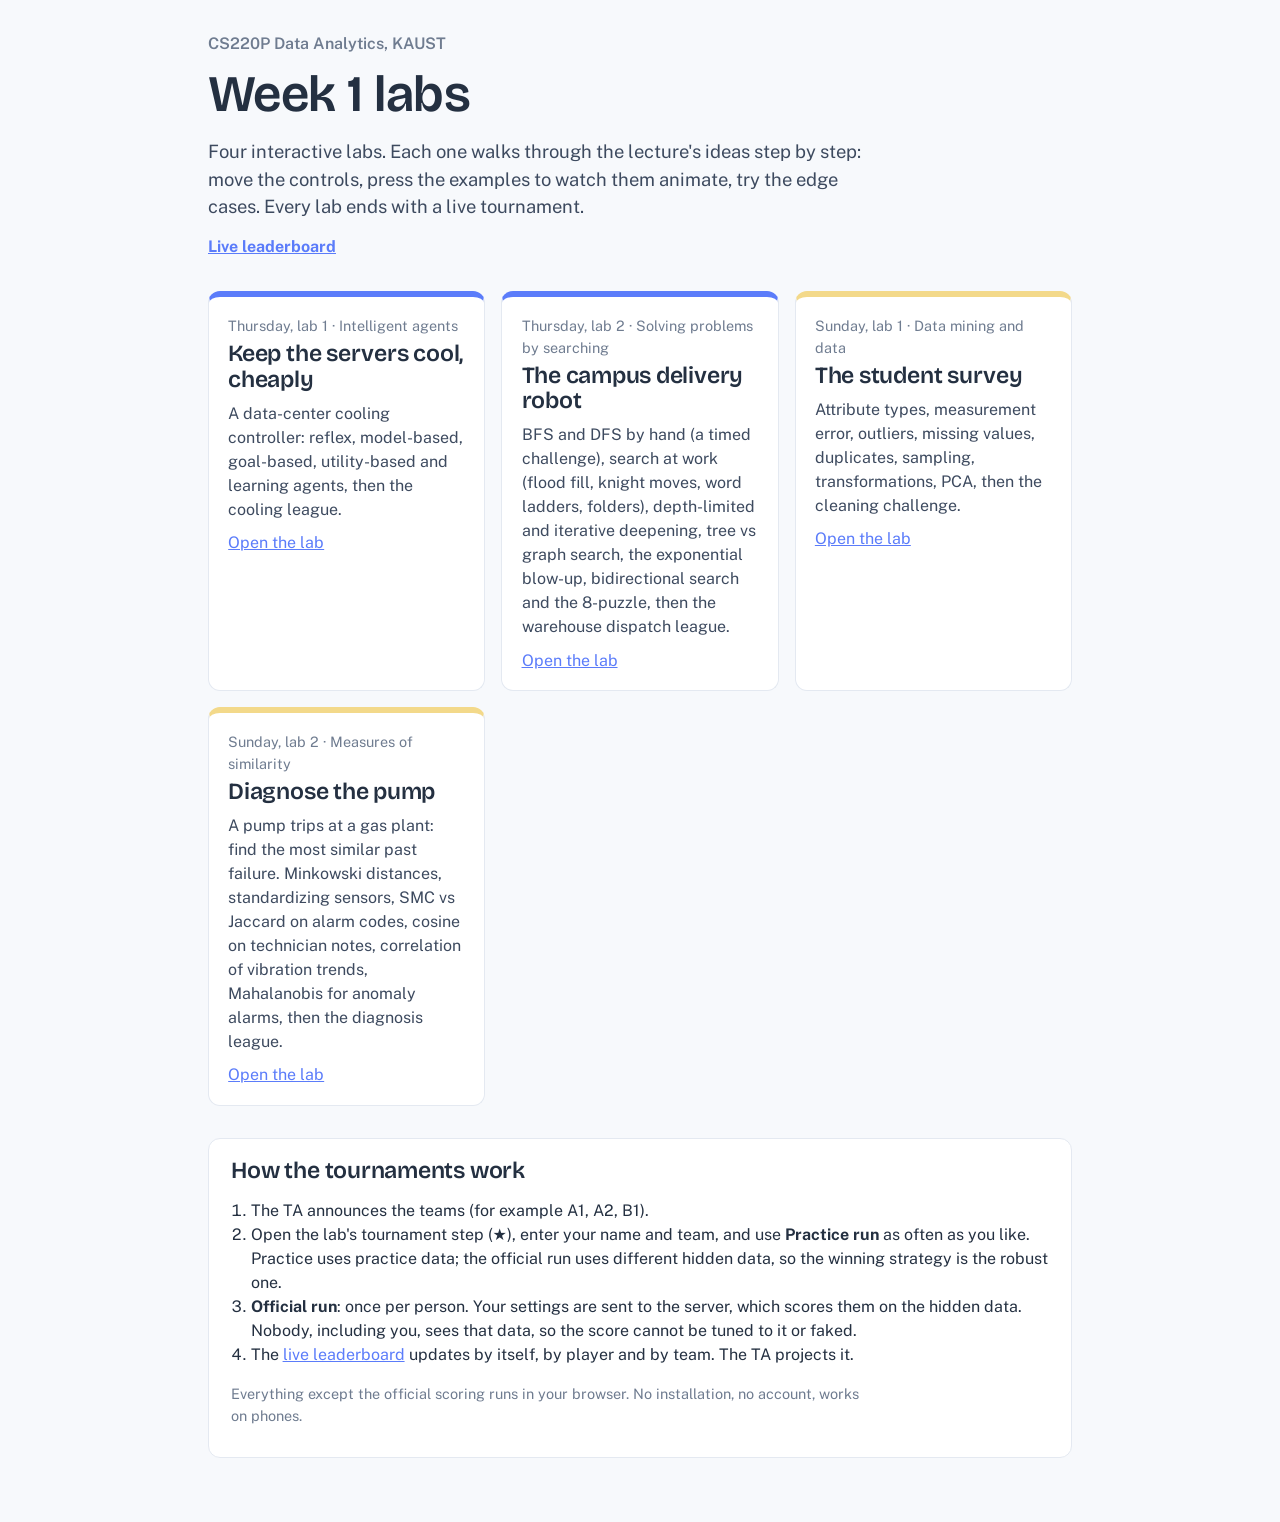
<file: cs220p_site/index.html>
<!DOCTYPE html>
<html lang="en">
<head>
<meta charset="utf-8">
<meta name="viewport" content="width=device-width, initial-scale=1, viewport-fit=cover">
<title>CS220P labs: week 1</title>
<link href="https://fonts.googleapis.com/css2?family=Bricolage+Grotesque:opsz,wght@12..96,500;12..96,700&family=Public+Sans:wght@400;600&display=swap" rel="stylesheet">
<style>
:root{
  --ink:#243041; --ink-2:#3d4a5f; --muted:#6f7c90; --paper:#f7f9fc; --panel:#ffffff; --line:#e4e9f1;
  --lagoon:#5b7cfa; --lagoon-2:#4a67d6; --sand:#fff4cc; --sand-2:#f3d98a; --coral:#ee8a84; --mint:#dcf3ea; --mint-2:#3fae8a;
  --focus:#f5b942;
  color-scheme:light;
  box-sizing:border-box;
  padding-top:env(safe-area-inset-top,0px); padding-bottom:env(safe-area-inset-bottom,0px);
}
@media (prefers-color-scheme: dark){ :root:not([data-theme="light"]){
  --ink:#e8ecf4; --ink-2:#c9d2e3; --muted:#93a0b8; --paper:#171c26; --panel:#1f2633; --line:#2f3847;
  --lagoon:#8fa6ff; --lagoon-2:#aebfff; --sand:#3b3524; --sand-2:#7d6a3a; --coral:#ff9a94; --mint:#1f3d33; --mint-2:#7fd1b9;
  color-scheme:dark; }}
:root[data-theme="dark"]{
  --ink:#e8ecf4; --ink-2:#c9d2e3; --muted:#93a0b8; --paper:#171c26; --panel:#1f2633; --line:#2f3847;
  --lagoon:#8fa6ff; --lagoon-2:#aebfff; --sand:#3b3524; --sand-2:#7d6a3a; --coral:#ff9a94; --mint:#1f3d33; --mint-2:#7fd1b9;
  color-scheme:dark; }
html{scroll-padding-top:env(safe-area-inset-top,0px)}
*,*::before,*::after{box-sizing:inherit}
html,body{margin:0;background:var(--paper);color:var(--ink);font-family:"Public Sans",system-ui,-apple-system,"Segoe UI",sans-serif;font-size:16px;line-height:1.5}
h1,h2,h3{font-family:"Bricolage Grotesque","Public Sans",system-ui,sans-serif;line-height:1.1;margin:0 0 .4em;font-weight:600;letter-spacing:-.01em}
h1{font-size:clamp(1.6rem,3.2vw,2.4rem)} h2{font-size:1.45rem} h3{font-size:1.1rem;margin-top:1.2em}
p{margin:.4em 0 .8em;max-width:70ch}
a{color:var(--lagoon)}
code,pre{font-family:ui-monospace,"SFMono-Regular",Menlo,Consolas,monospace;font-size:.92em}
pre{background:var(--panel);border:1px solid var(--line);border-radius:8px;padding:.8em 1em;overflow-x:auto;max-width:100%}
table{border-collapse:collapse;margin:.6em 0;font-size:.95rem}
th,td{border-bottom:1px solid var(--line);padding:.35em .7em;text-align:left;vertical-align:top}
th{color:var(--ink-2);font-weight:600}
.wide{overflow-x:auto;max-width:100%}
button{font:inherit;cursor:pointer;border:1px solid var(--lagoon);background:var(--lagoon);color:#fff;border-radius:8px;padding:.45em .95em}
button.ghost{background:transparent;color:var(--lagoon);}
button.danger{background:var(--coral);border-color:var(--coral)}
button:disabled{opacity:.45;cursor:not-allowed}
button:focus-visible,select:focus-visible,input:focus-visible,[tabindex]:focus-visible{outline:3px solid var(--focus);outline-offset:2px}
input[type=text],input[type=number],select,textarea{font:inherit;color:var(--ink);background:var(--panel);border:1px solid var(--line);border-radius:8px;padding:.4em .6em;max-width:100%}
textarea{width:100%;min-height:6em}
input[type=range]{width:100%;accent-color:var(--lagoon)}
/* layout */
.app{display:grid;grid-template-columns:270px 1fr;min-height:100vh}
.rail{border-right:1px solid var(--line);background:var(--panel);padding:1.2rem 1rem;position:sticky;top:env(safe-area-inset-top,0px);height:100vh;overflow-y:auto}
.rail .brand{font-family:"Bricolage Grotesque",sans-serif;font-weight:700;font-size:.95rem;color:var(--muted);margin-bottom:.2rem}
.rail h1{font-size:1.25rem;margin-bottom:1rem}
.steps{list-style:none;margin:0;padding:0}
.steps li{margin:0}
.steps button{display:flex;gap:.6rem;align-items:baseline;width:100%;text-align:left;background:transparent;border:0;color:var(--ink-2);padding:.45rem .5rem;border-radius:8px;font-size:.93rem}
.steps button:hover{background:var(--paper)}
.steps button.active{background:var(--sand);color:var(--ink);font-weight:600}
.steps .n{display:inline-block;min-width:1.6em;color:var(--muted);font-variant-numeric:tabular-nums;font-size:.85em}
.steps button.tour{color:var(--coral);font-weight:600}
.rail .tools{margin-top:1.2rem;border-top:1px solid var(--line);padding-top:.9rem;display:flex;flex-direction:column;gap:.5rem;font-size:.9rem}
.rail .tools label{display:flex;gap:.5rem;align-items:center}
.main{padding:1.6rem clamp(1rem,3vw,2.6rem) 4rem;max-width:1180px;width:100%}
.step-head{display:flex;justify-content:space-between;align-items:baseline;gap:1rem;flex-wrap:wrap;margin-bottom:.6rem}
.step-head .where{color:var(--muted);font-size:.9rem}
.theory{background:var(--panel);border:1px solid var(--line);border-left:5px solid var(--lagoon);border-radius:10px;padding:1rem 1.2rem;margin:.8rem 0 1.2rem}
.theory h3:first-child{margin-top:0}
.theory ul{padding-left:1.2em;margin:.3em 0}
.ask{background:var(--sand);border-radius:10px;padding:.9rem 1.2rem;margin:1rem 0;display:none}
.ask.show{display:block}
.ask .q{font-weight:600}
.ask .a{color:var(--ink-2);margin:.2em 0 .6em}
.ask details{margin:.3em 0}
.lab.narrow{grid-template-columns:220px 1fr}
.lab{display:grid;grid-template-columns:minmax(230px,300px) 1fr;gap:1.2rem;align-items:start;margin:1rem 0}
.controls{background:var(--panel);border:1px solid var(--line);border-radius:10px;padding:.9rem 1rem;display:flex;flex-direction:column;gap:.7rem}
.controls .ctl label{display:flex;justify-content:space-between;font-size:.9rem;color:var(--ink-2);margin-bottom:.1rem}
.controls .ctl .val{font-variant-numeric:tabular-nums;color:var(--ink);font-weight:600}
.controls .ctl select,.controls .ctl input[type=text]{width:100%}
.controls .btns{display:flex;gap:.5rem;flex-wrap:wrap}
.stage{background:var(--panel);border:1px solid var(--line);border-radius:10px;padding:.8rem;min-width:0}
.stage canvas{width:100%;height:auto;display:block;max-width:100%;border-radius:6px}
.metrics{display:flex;gap:.8rem;flex-wrap:wrap;margin:.6rem 0}
.metric{background:var(--paper);border-radius:8px;padding:.5rem .8rem;min-width:120px}
.metric .k{font-size:.78rem;color:var(--muted)}
.metric .v{font-size:1.25rem;font-weight:700;font-variant-numeric:tabular-nums}
.metric.good .v{color:var(--mint-2)} .metric.bad .v{color:var(--coral)}
.note{color:var(--muted);font-size:.9rem}
.badge{display:inline-block;background:var(--mint);color:var(--ink);border-radius:999px;padding:.1em .7em;font-size:.85rem}
.badge.warn{background:var(--sand)}
.quiz{display:grid;grid-template-columns:repeat(auto-fill,minmax(230px,1fr));gap:.7rem}
.quiz .card{background:var(--panel);border:1px solid var(--line);border-radius:10px;padding:.7rem .9rem}
.quiz .card .q{font-weight:600;margin-bottom:.3rem}
.quiz .card select{width:100%}
.quiz .card .fb{font-size:.9rem;margin-top:.3rem;min-height:1.3em}
.nav{display:flex;justify-content:space-between;margin-top:2rem;gap:1rem}
.mission{border:2px dashed var(--sand-2);border-radius:10px;padding:.8rem 1rem;margin:1rem 0}
.mission h3{margin-top:0}
.mission li.done{color:var(--mint-2)}
.leader{width:100%}
.leader td.pts{font-weight:700;text-align:right}
.lock{background:var(--sand);border-radius:10px;padding:.8rem 1rem;margin:.6rem 0}
.code{font-family:ui-monospace,Menlo,Consolas,monospace;word-break:break-all;background:var(--paper);padding:.5rem .7rem;border-radius:8px;user-select:all}
.hidden{display:none !important}
.timeline{height:8px;background:var(--line);border-radius:4px;position:relative;margin:.4rem 0}
.timeline > div{position:absolute;top:0;bottom:0;background:var(--lagoon);border-radius:4px}
.legend{display:flex;gap:1rem;flex-wrap:wrap;font-size:.85rem;color:var(--ink-2);margin:.3rem 0}
.legend i{display:inline-block;width:12px;height:12px;border-radius:3px;margin-right:.35em;vertical-align:-1px}
.tabs{display:flex;gap:.4rem;flex-wrap:wrap;margin:.5rem 0}
.tabs button{background:transparent;color:var(--ink-2);border:1px solid var(--line)}
.tabs button.on{background:var(--lagoon);color:#fff;border-color:var(--lagoon)}
.kv{display:grid;grid-template-columns:max-content 1fr;gap:.2rem 1rem;font-size:.92rem}
@media (max-width:860px){
  .app{grid-template-columns:1fr}
  .rail{position:static;height:auto;border-right:0;border-bottom:1px solid var(--line)}
  .steps{display:flex;flex-wrap:wrap;gap:.2rem}
  .steps button{width:auto;padding:.35rem .6rem}
  .lab{grid-template-columns:1fr}
}
@media (prefers-reduced-motion: reduce){ *{animation:none !important;transition:none !important} }

.deeper{margin:.6rem 0 1rem;border:1px solid var(--line);border-radius:10px;background:var(--panel)}
.deeper summary{cursor:pointer;padding:.6rem 1rem;color:var(--lagoon-2);font-weight:600}
.deeper .body{padding:0 1.2rem .9rem}
.deeper .body p{max-width:78ch}

.home{max-width:960px;margin:0 auto;padding:2rem clamp(1rem,4vw,3rem) 4rem}
.home h1{font-size:clamp(2rem,5vw,3.2rem);margin:.2em 0 .3em}
.lede{font-size:1.15rem;max-width:62ch;color:var(--ink-2)}
.labs{display:grid;grid-template-columns:repeat(auto-fit,minmax(260px,1fr));gap:1rem;margin:2rem 0}
.labcard{display:block;text-decoration:none;color:inherit;background:var(--panel);border:1px solid var(--line);border-radius:12px;padding:1.1rem 1.2rem;border-top:6px solid var(--lagoon)}
.labcard.sun{border-top-color:var(--sand-2)}
.labcard .day{color:var(--muted);font-size:.9rem}
.labcard h2{margin:.2em 0 .4em}
.labcard p{color:var(--ink-2);margin:0}
.how{background:var(--panel);border:1px solid var(--line);border-radius:12px;padding:1.2rem 1.4rem}
.how ol{padding-left:1.2em}
</style>
</head>
<body>
<main class="home">
<div class="brand" style="color:var(--muted);font-weight:600">CS220P Data Analytics, KAUST</div>
<h1>Week 1 labs</h1>
<p class="lede">Four interactive labs. Each one walks through the lecture's ideas step by step: move the controls, press the examples to watch them animate, try the edge cases. Every lab ends with a live tournament.</p>
<p><a href="leaderboard.html"><b>Live leaderboard</b></a></p>
<div class="labs">
  <div class="labcard"><div class="day">Thursday, lab 1 · Intelligent agents</div><h2>Keep the servers cool, cheaply</h2><p>A data-center cooling controller: reflex, model-based, goal-based, utility-based and learning agents, then the cooling league.</p><p style="margin-top:.6rem"><a href="lab1.html">Open the lab</a></p></div>
  <div class="labcard"><div class="day">Thursday, lab 2 · Solving problems by searching</div><h2>The campus delivery robot</h2><p>BFS and DFS by hand (a timed challenge), search at work (flood fill, knight moves, word ladders, folders), depth-limited and iterative deepening, tree vs graph search, the exponential blow-up, bidirectional search and the 8-puzzle, then the warehouse dispatch league.</p><p style="margin-top:.6rem"><a href="lab2.html">Open the lab</a></p></div>
  <div class="labcard sun"><div class="day">Sunday, lab 1 · Data mining and data</div><h2>The student survey</h2><p>Attribute types, measurement error, outliers, missing values, duplicates, sampling, transformations, PCA, then the cleaning challenge.</p><p style="margin-top:.6rem"><a href="lab3.html">Open the lab</a></p></div>
  <div class="labcard sun"><div class="day">Sunday, lab 2 · Measures of similarity</div><h2>Diagnose the pump</h2><p>A pump trips at a gas plant: find the most similar past failure. Minkowski distances, standardizing sensors, SMC vs Jaccard on alarm codes, cosine on technician notes, correlation of vibration trends, Mahalanobis for anomaly alarms, then the diagnosis league.</p><p style="margin-top:.6rem"><a href="lab4.html">Open the lab</a></p></div>
</div>
<div class="how">
<h2>How the tournaments work</h2>
<ol>
<li>The TA announces the teams (for example A1, A2, B1).</li>
<li>Open the lab's tournament step (★), enter your name and team, and use <b>Practice run</b> as often as you like. Practice uses practice data; the official run uses different hidden data, so the winning strategy is the robust one.</li>
<li><b>Official run</b>: once per person. Your settings are sent to the server, which scores them on the hidden data. Nobody, including you, sees that data, so the score cannot be tuned to it or faked.</li>
<li>The <a href="leaderboard.html">live leaderboard</a> updates by itself, by player and by team. The TA projects it.</li>
</ol>
<p class="note">Everything except the official scoring runs in your browser. No installation, no account, works on phones.</p>
</div>
</main>
</body>
</html>
</file>
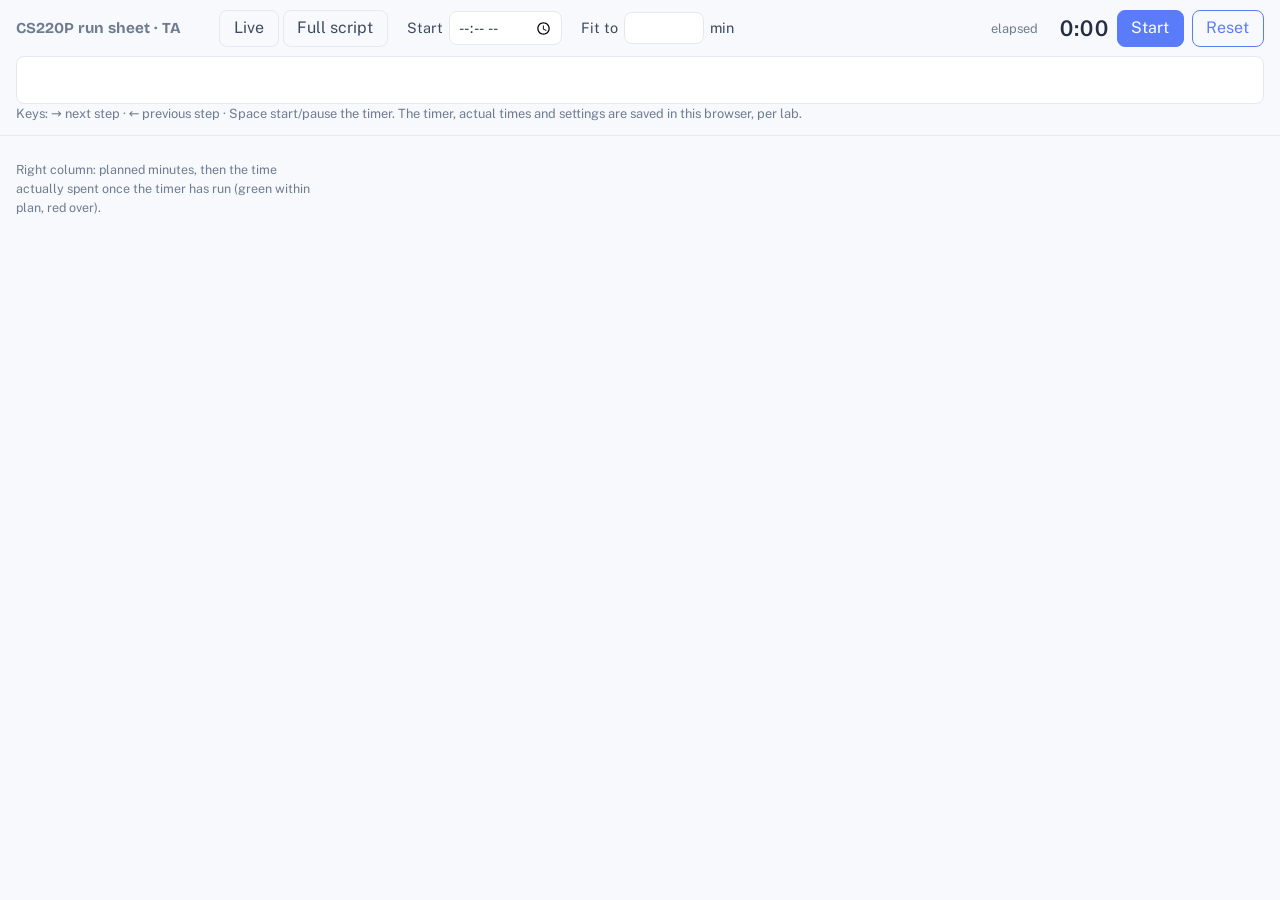
<file: runsheet_template.html>
<!doctype html>
<html lang="en">
<head>
<meta charset="utf-8">
<meta name="viewport" content="width=device-width, initial-scale=1">
<meta name="robots" content="noindex">
<title>CS220P run sheet (TA)</title>
<link href="https://fonts.googleapis.com/css2?family=Bricolage+Grotesque:opsz,wght@12..96,500;12..96,700&family=Public+Sans:wght@400;600&display=swap" rel="stylesheet">
<style>
:root{--ink:#243041;--ink-2:#3d4a5f;--muted:#6f7c90;--paper:#f7f9fc;--panel:#fff;--line:#e4e9f1;--lagoon:#5b7cfa;--sand:#fff4cc;--sand-2:#f3d98a;--coral:#ee8a84;--mint:#dcf3ea;--mint-2:#2f9a78;--warn:#c07a12;--bad:#d64545;color-scheme:light}
@media (prefers-color-scheme:dark){:root{--ink:#e8ecf4;--ink-2:#c9d2e3;--muted:#93a0b8;--paper:#171c26;--panel:#1f2633;--line:#2f3847;--lagoon:#8fa6ff;--sand:#3b3524;--sand-2:#7d6a3a;--coral:#ff9a94;--mint:#1f3d33;--mint-2:#7fd1b9;--warn:#e9b04c;--bad:#ff7b7b;color-scheme:dark}}
*,*::before,*::after{box-sizing:border-box}
html,body{margin:0;background:var(--paper);color:var(--ink);font:16px/1.5 "Public Sans",system-ui,-apple-system,"Segoe UI",sans-serif}
h1,h2,h3{font-family:"Bricolage Grotesque","Public Sans",system-ui,sans-serif;line-height:1.15;margin:0 0 .4em;font-weight:600}
a{color:var(--lagoon)}
button,input,select{font:inherit}
button{cursor:pointer;border:1px solid var(--lagoon);background:var(--lagoon);color:#fff;border-radius:8px;padding:.35em .85em}
button.ghost{background:transparent;color:var(--lagoon)}
input{color:var(--ink);background:var(--panel);border:1px solid var(--line);border-radius:8px;padding:.3em .5em}
input[type=number]{width:5.5em}
.num{font-variant-numeric:tabular-nums}

header{position:sticky;top:0;z-index:5;background:var(--paper);border-bottom:1px solid var(--line);padding:.6rem 1rem .7rem}
.bar{display:flex;flex-wrap:wrap;align-items:center;gap:.5rem 1.2rem}
.brand{font-family:"Bricolage Grotesque",sans-serif;font-weight:700;color:var(--muted);font-size:.95rem}
.tabs,.views{display:flex;gap:.25rem}
.tabs button,.views button{background:transparent;color:var(--ink-2);border:1px solid var(--line)}
.tabs button.on,.views button.on{background:var(--sand);color:var(--ink);border-color:var(--sand-2);font-weight:600}
.ctl{display:flex;align-items:center;gap:.4rem;font-size:.9rem;color:var(--ink-2)}
.timer{display:flex;align-items:center;gap:.5rem;margin-left:auto}
#clock{font-size:1.35rem;font-weight:600;min-width:4.5ch;text-align:right}
.hint{font-size:.8rem;color:var(--muted)}

.timeline{position:relative;display:flex;height:48px;margin-top:.6rem;border:1px solid var(--line);border-radius:8px;overflow:hidden;background:var(--panel)}
.seg{all:unset;box-sizing:border-box;flex-basis:0;min-width:0;padding:4px 6px;border-right:1px solid var(--line);font-size:11px;line-height:1.3;color:var(--muted);cursor:pointer;overflow:hidden}
.seg:last-child{border-right:0}
.seg b{display:block;color:var(--ink);white-space:nowrap;overflow:hidden;text-overflow:ellipsis;font-weight:600}
.seg span{white-space:nowrap}
.seg.done{opacity:.5}
.seg.tour{box-shadow:inset 0 3px 0 var(--coral)}
.seg.cur{background:var(--sand);box-shadow:inset 0 -3px 0 var(--lagoon)}
.seg.cur.tour{box-shadow:inset 0 3px 0 var(--coral),inset 0 -3px 0 var(--lagoon)}
.cursor{position:absolute;top:0;bottom:0;width:2px;background:var(--bad);pointer-events:none;display:none}

.wrap{display:grid;grid-template-columns:310px minmax(0,1fr);gap:1.2rem;padding:1rem;max-width:1500px;margin:0 auto}
@media (max-width:900px){.wrap{grid-template-columns:1fr}}
aside{position:sticky;top:var(--hdr,130px);align-self:start;max-height:calc(100vh - var(--hdr,130px) - 1rem);overflow:auto}
aside h2{font-size:1.1rem;margin:.2rem 0}
aside .meta{font-size:.85rem;color:var(--muted);margin-bottom:.6rem}
.agenda{list-style:none;margin:0;padding:0}
.agenda button{all:unset;box-sizing:border-box;display:grid;grid-template-columns:1.7em 1fr auto;gap:0 .4rem;width:100%;padding:.4rem .5rem;border-radius:8px;cursor:pointer;font-size:.9rem}
.agenda button:hover{background:var(--panel)}
.agenda .n{color:var(--muted)}
.agenda .t{color:var(--ink-2)}
.agenda .w{grid-column:2/4;font-size:.78rem;color:var(--muted)}
.agenda .m{font-size:.8rem;color:var(--muted);text-align:right}
.agenda li.tour .t{color:var(--coral);font-weight:600}
.agenda li.cur button{background:var(--sand)}
.agenda li.cur .t{color:var(--ink);font-weight:600}
.agenda li.done .t{color:var(--muted)}
.act.ok{color:var(--mint-2)} .act.over{color:var(--bad)}
.legend{font-size:.78rem;color:var(--muted);margin-top:.6rem}

.now{display:flex;flex-wrap:wrap;gap:.4rem 1.5rem;align-items:flex-end;justify-content:space-between;margin-bottom:1rem}
.kicker{color:var(--muted);font-size:.9rem}
.now h1{font-size:clamp(1.5rem,2.8vw,2.2rem);margin:.15rem 0 .3rem}
.countdown{text-align:right}
#left{font-size:2.6rem;font-weight:700;line-height:1}
#left.ok{color:var(--mint-2)} #left.warn{color:var(--warn)} #left.over{color:var(--bad)} #left.idle{color:var(--muted);font-size:1.4rem}
#pace{font-size:.85rem;color:var(--muted);margin-top:.3rem}
.links{display:flex;gap:.8rem;flex-wrap:wrap;font-size:.92rem}

.grid{display:grid;grid-template-columns:repeat(auto-fit,minmax(300px,1fr));gap:1rem}
.card{background:var(--panel);border:1px solid var(--line);border-radius:12px;padding:1rem 1.1rem}
.card h2{font-size:1rem;text-transform:uppercase;letter-spacing:.06em;color:var(--muted);margin-bottom:.6rem}
.card.notes{border-left:4px solid var(--lagoon)}
.card.task{border-left:4px solid var(--mint-2)}
.card.cover{border-left:4px solid var(--sand-2)}
.card.tourproc{border-left:4px solid var(--coral)}
.cover ol{margin:0 0 .7rem;padding-left:1.2rem}
.chips{display:flex;flex-wrap:wrap;gap:.35rem}
.chip{background:var(--sand);border-radius:999px;padding:.1rem .6rem;font-size:.85rem}
.notes .q{font-weight:600;margin-bottom:.4rem}
.notes .a{margin:.45rem 0;padding-left:.7rem;border-left:2px solid var(--line)}
details.card{margin-top:1rem}
details.card>summary{cursor:pointer;font-weight:600;color:var(--ink-2)}
details .body{margin-top:.6rem}
.next{margin-top:1rem;display:flex;justify-content:space-between;align-items:center;gap:1rem;flex-wrap:wrap;color:var(--muted)}
.empty{color:var(--muted);font-style:italic}

.script section.step{margin-bottom:2rem;padding-bottom:1.5rem;border-bottom:1px solid var(--line);scroll-margin-top:calc(var(--hdr,130px) + .5rem)}
.script .shead{display:flex;justify-content:space-between;gap:1rem;flex-wrap:wrap;align-items:baseline}
.script .shead h2{font-size:1.35rem}

@media print{
  header .bar>:not(.brand),.timeline,aside,.links,.next,.hint{display:none!important}
  header{position:static}
  .wrap{display:block;padding:0}
  .card{break-inside:avoid}
  details.card>.body{display:block}
}
</style>
</head>
<body>
<header>
  <div class="bar">
    <span class="brand">CS220P run sheet · TA</span>
    <div class="tabs" id="tabs"></div>
    <div class="views" id="views"><button data-v="live">Live</button><button data-v="script">Full script</button></div>
    <label class="ctl">Start <input type="time" id="start"></label>
    <label class="ctl">Fit to <input type="number" id="fit" min="10" step="5"> min</label>
    <div class="timer">
      <span class="hint">elapsed</span><span id="clock" class="num">0:00</span>
      <button id="toggle">Start</button>
      <button class="ghost" id="reset">Reset</button>
    </div>
  </div>
  <div class="timeline" id="timeline"><div class="cursor" id="cursor"></div></div>
  <div class="hint">Keys: → next step · ← previous step · Space start/pause the timer. The timer, actual times and settings are saved in this browser, per lab.</div>
</header>
<div class="wrap">
  <aside>
    <h2 id="labtitle"></h2>
    <div class="meta" id="labmeta"></div>
    <ol class="agenda" id="agenda"></ol>
    <div class="legend">Right column: planned minutes, then the time actually spent once the timer has run (green within plan, red over).</div>
  </aside>
  <main id="main"></main>
</div>
<script type="application/json" id="data">/*__DATA__*/</script>
<script>
(() => {
  const DATA = JSON.parse(document.getElementById("data").textContent);
  const $ = (id) => document.getElementById(id);
  const esc = (s) => String(s).replace(/[&<>"]/g, (c) => ({ "&": "&amp;", "<": "&lt;", ">": "&gt;", '"': "&quot;" }[c]));
  const fresh = () => ({ start: "", fit: 0, running: false, startedAt: 0, acc: 0, mark: 0, cur: 0, actual: {} });
  const key = (id) => "cs220p:runsheet:" + id;
  const load = (id) => { try { return Object.assign(fresh(), JSON.parse(localStorage.getItem(key(id)) || "{}")); } catch (e) { return fresh(); } };
  let labId = DATA.labs[0].id, view = "live", S = load(labId);
  const save = () => { try { localStorage.setItem(key(labId), JSON.stringify(S)); } catch (e) {} };
  const lab = () => DATA.labs.find((l) => l.id === labId);
  const elapsed = () => S.acc + (S.running ? (Date.now() - S.startedAt) / 1000 : 0);
  const started = () => S.running || S.acc > 0;

  function plan() {
    const steps = lab().steps, total = steps.reduce((a, s) => a + s.time, 0);
    const k = S.fit > 0 ? S.fit / total : 1;
    let t = 0;
    const p = steps.map((s) => { const d = s.time * k * 60, r = { start: t, end: t + d, dur: d }; t += d; return r; });
    p.total = t; p.planned = total;
    return p;
  }
  const mmss = (sec) => {
    sec = Math.round(Math.abs(sec));
    const h = Math.floor(sec / 3600), m = Math.floor((sec % 3600) / 60), s = sec % 60;
    return (h ? h + ":" + String(m).padStart(2, "0") : m) + ":" + String(s).padStart(2, "0");
  };
  const mins = (sec) => Math.round(sec / 60);
  function clock(off) {
    if (!S.start) { const m = Math.round(off / 60); return "+" + Math.floor(m / 60) + ":" + String(m % 60).padStart(2, "0"); }
    const [h, m] = S.start.split(":").map(Number), t = h * 60 + m + Math.round(off / 60);
    return String(Math.floor(t / 60) % 24).padStart(2, "0") + ":" + String(t % 60).padStart(2, "0");
  }
  const win = (p) => clock(p.start) + "–" + clock(p.end);

  /* parse the step's theory once for the "cover" card: section headings and bold key terms */
  function cover(s) {
    if (s._cover) return s._cover;
    const t = document.createElement("template"); t.innerHTML = s.theory || "";
    const heads = [...t.content.querySelectorAll("h3,h4")].map((e) => e.textContent.trim()).filter(Boolean);
    const seen = new Set(), terms = [];
    t.content.querySelectorAll("b,strong").forEach((e) => { const x = e.textContent.trim(); const k = x.toLowerCase(); if (x.length > 3 && x.length < 60 && !seen.has(k)) { seen.add(k); terms.push(x); } });
    return (s._cover = { heads, terms });
  }

  /* timer bookkeeping: time spent on a step accrues from S.mark to now */
  function commit() {
    const e = elapsed(), id = lab().steps[S.cur].id;
    S.actual[id] = (S.actual[id] || 0) + (e - S.mark); S.mark = e;
  }
  const spent = (i) => { const id = lab().steps[i].id; return (S.actual[id] || 0) + (i === S.cur ? elapsed() - S.mark : 0); };
  function go(i) {
    const n = lab().steps.length; i = Math.max(0, Math.min(n - 1, i));
    if (i === S.cur) return;
    commit(); S.cur = i; save(); render();
    if (view === "script") document.getElementById("s-" + i)?.scrollIntoView({ behavior: "smooth" });
    else window.scrollTo({ top: 0 });
  }
  function toggle() {
    if (S.running) { S.acc = elapsed(); S.running = false; } else { S.startedAt = Date.now(); S.running = true; }
    save(); render();
  }
  function reset() {
    if (!confirm("Reset the timer and the recorded times for " + lab().title + "?")) return;
    S = Object.assign(fresh(), { start: S.start, fit: S.fit }); save(); render();
  }
  function setLab(id) {
    if (!DATA.labs.some((l) => l.id === id)) return;
    labId = id; S = load(id); render();
  }

  function stepBody(s, i, l, live) {
    const c = cover(s), task = s.task ? s.task : "<span class='empty'>No student task for this step.</span>";
    const coverHtml = (c.heads.length ? "<ol>" + c.heads.map((h) => "<li>" + esc(h) + "</li>").join("") + "</ol>" : "") +
      (c.terms.length ? "<div class='chips'>" + c.terms.map((t) => "<span class='chip'>" + esc(t) + "</span>").join("") + "</div>" : "");
    return "<div class='grid'>" +
      "<section class='card cover'><h2>Cover</h2>" + (coverHtml || "<span class='empty'>See the theory text.</span>") + "</section>" +
      (s.ask ? "<section class='card notes'><h2>Teaching notes</h2>" + s.ask + "</section>" : "") +
      "<section class='card task'><h2>Students do</h2>" + task + "</section>" +
      (s.tour && DATA.tournament ? "<section class='card tourproc'><h2>Tournament procedure</h2>" + DATA.tournament + "<p><a href='" + DATA.site + "/leaderboard.html' target='cs220p-board'>Open the live leaderboard ↗</a> (project it during the tournament).</p></section>" : "") +
      "</div>" +
      "<details class='card'" + (live ? "" : " open") + "><summary>Theory text (what students read on screen)</summary><div class='body'>" + s.theory + "</div></details>" +
      (s.deeper ? "<details class='card'><summary>Going deeper (graduate level)</summary><div class='body'>" + s.deeper + "</div></details>" : "");
  }

  function renderMain(p) {
    const l = lab(), steps = l.steps, main = $("main");
    if (view === "script") {
      main.className = "script";
      main.innerHTML = steps.map((s, i) => "<section class='step' id='s-" + i + "'><div class='shead'><h2>" + (i + 1) + ". " + esc(s.title) + "</h2><span class='kicker num'>" + win(p[i]) + " · " + mins(p[i].dur) + " min · <a href='" + DATA.site + "/" + l.file + "#" + s.id + "' target='cs220p-lab'>open in the lab ↗</a></span></div>" + stepBody(s, i, l, false) + "</section>").join("");
      return;
    }
    main.className = "";
    const i = S.cur, s = steps[i], nx = steps[i + 1];
    main.innerHTML =
      "<div class='now'><div><div class='kicker num'>" + esc(l.title) + " · step " + (i + 1) + " of " + steps.length + " · " + win(p[i]) + " · " + mins(p[i].dur) + " min planned</div>" +
      "<h1>" + (s.tour ? "★ " : "") + esc(s.title) + "</h1>" +
      "<div class='links'><a href='" + DATA.site + "/" + l.file + "#" + s.id + "' target='cs220p-lab'>Open this step in the lab ↗</a></div></div>" +
      "<div class='countdown'><div id='left' class='num'></div><div id='pace' class='num'></div></div></div>" +
      stepBody(s, i, l, true) +
      "<div class='next'><span>" + (nx ? "Up next: <b>" + esc(nx.title) + "</b> (" + mins(p[i + 1].dur) + " min)" : "Last step.") + "</span>" +
      "<span><button class='ghost' id='prev'" + (i ? "" : " disabled") + ">← Previous</button> <button id='nextb'" + (nx ? "" : " disabled") + ">Next step →</button></span></div>";
    $("prev").onclick = () => go(S.cur - 1);
    $("nextb").onclick = () => go(S.cur + 1);
  }

  function render() {
    const l = lab(), p = plan();
    document.title = "Run sheet · " + l.title;
    if (location.hash.slice(1) !== labId) history.replaceState(null, "", "#" + labId);
    $("tabs").innerHTML = DATA.labs.map((x) => "<button data-l='" + x.id + "' class='" + (x.id === labId ? "on" : "") + "'>" + esc(x.short) + "</button>").join("");
    $("views").querySelectorAll("button").forEach((b) => b.classList.toggle("on", b.dataset.v === view));
    $("start").value = S.start; $("fit").value = S.fit || ""; $("fit").placeholder = p.planned;
    $("labtitle").textContent = l.title;
    $("labmeta").innerHTML = esc(l.day) + "<br>" + esc(l.hook) + "<br>Planned: " + p.planned + " min" + (S.fit ? " · fitted to " + S.fit + " min" : "") + " · " + clock(0) + "–" + clock(p.total);
    $("timeline").innerHTML = l.steps.map((s, i) => "<button class='seg" + (s.tour ? " tour" : "") + (i === S.cur ? " cur" : i < S.cur ? " done" : "") + "' data-i='" + i + "' style='flex-grow:" + p[i].dur + "' title='" + esc((i + 1) + ". " + s.title + " · " + win(p[i])) + "'><b>" + (i + 1) + ". " + esc(s.title) + "</b><span class='num'>" + clock(p[i].start) + " · " + mins(p[i].dur) + "′</span></button>").join("") + "<div class='cursor' id='cursor'></div>";
    $("agenda").innerHTML = l.steps.map((s, i) => "<li class='" + (s.tour ? "tour " : "") + (i === S.cur ? "cur" : i < S.cur ? "done" : "") + "'><button data-i='" + i + "'><span class='n num'>" + (s.tour ? "★" : i + 1) + "</span><span class='t'>" + esc(s.title) + "</span><span class='m num'>" + mins(p[i].dur) + "′ <span class='act' id='act-" + i + "'></span></span><span class='w num'>" + win(p[i]) + "</span></button></li>").join("");
    renderMain(p);
    $("toggle").textContent = S.running ? "Pause" : started() ? "Resume" : "Start";
    document.documentElement.style.setProperty("--hdr", document.querySelector("header").offsetHeight + "px");
    tick();
  }

  function tick() {
    const p = plan(), e = elapsed(), i = S.cur, cur = p[i];
    $("clock").textContent = mmss(e);
    const cursor = $("cursor");
    cursor.style.display = started() ? "block" : "none";
    cursor.style.left = Math.min(100, (e / p.total) * 100) + "%";
    lab().steps.forEach((s, j) => {
      const a = $("act-" + j); if (!a) return;
      const t = spent(j);
      a.textContent = t >= 1 ? "/ " + mmss(t) : "";
      a.className = "act " + (t > p[j].dur ? "over" : "ok");
    });
    const left = $("left"), pace = $("pace");
    if (!left) return;
    if (!started()) { left.className = "idle"; left.textContent = mmss(cur.dur) + " planned"; pace.textContent = "Timer not started · Space to start"; return; }
    const rem = cur.end - e;
    if (e < cur.start) { left.className = "ok"; left.textContent = mmss(cur.end - e) + " left"; }
    else if (rem >= 0) { left.className = rem < Math.min(120, cur.dur * 0.2) ? "warn" : "ok"; left.textContent = mmss(rem) + " left"; }
    else { left.className = "over"; left.textContent = mmss(rem) + " over"; }
    const remCur = e < cur.start ? cur.dur : Math.max(0, rem);
    const proj = e + remCur + (p.total - cur.end), delta = proj - p.total;
    const lag = e < cur.start ? "ahead of plan by " + mmss(cur.start - e) : e > cur.end ? "behind plan by " + mmss(e - cur.end) : "on plan";
    pace.textContent = "In this step " + mmss(spent(i)) + " · " + lag + " · projected end " + clock(proj) + (Math.abs(delta) >= 60 ? " (" + (delta > 0 ? "+" : "−") + mins(Math.abs(delta)) + " min)" : "");
  }

  document.addEventListener("click", (ev) => {
    const t = ev.target.closest("button"); if (!t) return;
    if (t.dataset.l) setLab(t.dataset.l);
    else if (t.dataset.v) { view = t.dataset.v; render(); if (view === "script") document.getElementById("s-" + S.cur)?.scrollIntoView(); }
    else if (t.dataset.i !== undefined) go(Number(t.dataset.i));
  });
  $("toggle").onclick = toggle;
  $("reset").onclick = reset;
  $("start").onchange = (ev) => { S.start = ev.target.value; save(); render(); };
  $("fit").onchange = (ev) => { const v = Number(ev.target.value); S.fit = v > 0 ? v : 0; save(); render(); };
  document.addEventListener("keydown", (ev) => {
    if (ev.target.closest("input,textarea,select") || ev.metaKey || ev.ctrlKey || ev.altKey) return;
    if (ev.key === "ArrowRight") { ev.preventDefault(); go(S.cur + 1); }
    else if (ev.key === "ArrowLeft") { ev.preventDefault(); go(S.cur - 1); }
    else if (ev.key === " ") { ev.preventDefault(); toggle(); }
  });
  addEventListener("hashchange", () => { const id = location.hash.slice(1); if (id !== labId) setLab(id); });
  addEventListener("storage", (ev) => { if (ev.key === key(labId)) { S = load(labId); render(); } });
  addEventListener("resize", () => document.documentElement.style.setProperty("--hdr", document.querySelector("header").offsetHeight + "px"));

  const h = location.hash.slice(1); if (DATA.labs.some((l) => l.id === h)) { labId = h; S = load(h); }
  render();
  setInterval(tick, 500);
})();
</script>
</body>
</html>
</file>
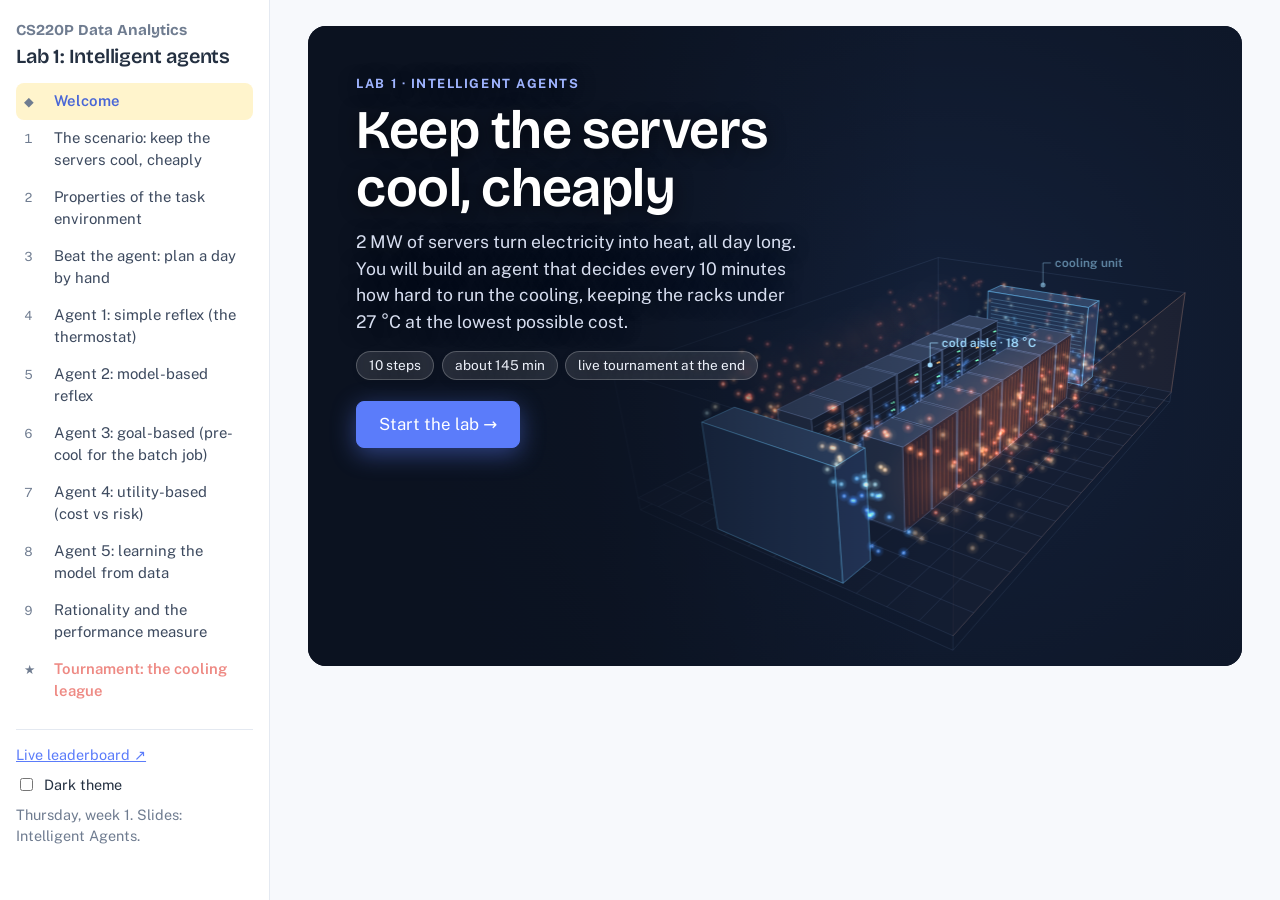
<file: cs220p_site/lab1.html>
<!DOCTYPE html>
<html lang="en">
<head>
<meta charset="utf-8">
<meta name="viewport" content="width=device-width, initial-scale=1, viewport-fit=cover">
<title>CS220P Lab 1: Intelligent agents</title>
<link rel="preconnect" href="https://fonts.googleapis.com">
<link href="https://fonts.googleapis.com/css2?family=Bricolage+Grotesque:opsz,wght@12..96,500;12..96,700&family=Public+Sans:ital,wght@0,400;0,600;0,700;1,400&display=swap" rel="stylesheet">
<link rel="stylesheet" href="lab.css">
</head>
<body>
<script src="lab.js"></script>
<script>
window.LAB_TASKS = {
scenario: `Play with the hall diagram to see what cooling costs, guess the four PEAS rows of the cooling controller in your own words, reveal the answer and compare, play one day of the finished agent, and read its cost receipt.`,
environment: `Classify four industrial agents on six properties and get at least 20 of 24 right before showing the answers; then read the reasons for the cards you got wrong.`,
beat: `Plan the cooling level for each 2-hour block of day 131: find the lowest flat plan with zero minutes above 27 °C, then lower blocks one by one until the day stays within its budget of 3,480 SAR, and then 200 SAR under it. Note what information you were missing while planning.`,
reflex: `Tune T_set, HIGH and LOW: zero minutes above 27 °C on day 101, then within the day's budget, then lose less than 2,000 SAR over the 10 practice days; finally break your own safe rule with a heat wave and explain in one sentence why the same rule fails.`,
model: `Tune target, gain K and prediction horizon: zero minutes on day 101, lose less than 1,500 SAR over the 10 practice days, and settings that make the command change direction 40 times. Name the variables that form the agent's internal state.`,
goal: `Reach zero minutes on day 101 twice: once by running cold with a lookahead of 3 or less, once by looking ahead, the second time at least 280 SAR under the day's budget; then stay within budget on all 10 days with at least 1,800 SAR left. Relate the lookahead you needed to the cooling ramp (62% of a change in 60 minutes).`,
utility: `Tune w_viol and the horizon: at least 270 SAR under budget on day 101, at least 1,450 SAR left over the 10 practice days, and zero minutes in a 5 °C heat wave. Decide which w_viol a rational operator should use when the performance measure is money.`,
learning: `Find the fewest logged days that give the true constants, the fewest that already give zero minutes on day 101, and keep at least 1,600 SAR of the budget over the 10 practice days. Explain why a perfect controller would have produced worse training data.`,
measure: `Use the measure menu and the heat-wave slider: find the heat at which the risk-neutral utility agent leaves the tie under never violate, and the heat at which the cautious one becomes cheaper on the bill. Explain why the energy-only winner is a bad controller.`,
tournament: `Choose an agent type, tune it on the practice days, check it with the heat-wave slider in steps 4 to 8, then do your single official run. Your score is the money left in the budget over the hidden days; anything above zero means you stayed within budget overall.`,
};

window.LAB_DEEPER = {
scenario: `<p>Formally, an agent is a function f: P* → A from percept sequences to actions. Rationality: for every percept sequence, pick the action that maximizes the <i>expected</i> value of the performance measure given the sequence and the agent's prior knowledge. Our controller is a partially observable Markov decision process (POMDP): hidden state s = (T<sub>true</sub>, cooling state), observation o = T<sub>true</sub> + ε with ε ~ N(0, 0.3²), action u ∈ {0,…,10}, reward r = −(energy cost + penalty). The utility-based agent of step 7 is a receding-horizon controller, which the control community calls model predictive control (MPC); it is the standard way HVAC and chemical plants are run, and the baseline DeepMind had to beat.</p>`,
environment: `<p>Observability decides the state representation: in a fully observable MDP the policy is a function of the current state, π(s); in a POMDP the optimal policy is a function of the belief state b(s) = P(s | percept history), which is why the model-based agent needs memory. Sequential vs episodic decides whether the problem needs dynamic programming or plain classification. "Known" is about the transition model P(s' | s, a): step 8 estimates it, which is the system-identification half of reinforcement learning.</p>`,
model: `<p>The transition model is a first-order linear ODE: C·dT/dt = L(t) + k·(T<sub>out</sub> − T) − Q(t), discretized with Δt = 1/6 h. Its open-loop time constant is τ = C/k = 8 h, so the hall is slow to equilibrate; the actuator is another first-order lag, Q<sub>eff</sub> ← Q<sub>eff</sub> + 0.15·(Q<sub>cmd</sub> − Q<sub>eff</sub>) per step, time constant ≈ 1/0.15 ≈ 6.7 steps ≈ 67 min. Two lags in series are what make a thermostat oscillate: the loop gain at the oscillation frequency exceeds one. The exponential moving average T<sub>f</sub> ← 0.5 T<sub>f</sub> + 0.5 T<sub>m</sub> is a one-parameter Kalman filter; the slope extrapolation is a first-order Taylor prediction. The incremental law u ← u + K(T<sub>pred</sub> − target) is integral control: it has no steady-state error but adds phase lag, which is why large K destabilizes it.</p>`,
goal: `<p>The feed-forward term is the inverse of the steady-state model: setting dT/dt = 0 gives Q* = L + k(T<sub>out</sub> − T<sub>target</sub>), so u* = Q*/gain. Feed-forward from a known disturbance (the schedule) plus a small feedback correction is a classic two-degree-of-freedom controller. In AI terms the schedule turns an unobserved future into a known one, and the goal test "T ≤ 27 for all future t" is a safety constraint; checking it requires simulating forward, i.e. search in the space of action sequences (next lecture).</p>`,
utility: `<p>Expected utility is justified by the von Neumann-Morgenstern axioms: a rational preference order over lotteries is representable by a utility whose expectation is maximized. Our agent evaluates only constant action sequences over the horizon, 11 candidates instead of 11<sup>H</sup> sequences; full dynamic programming over the belief state is intractable here, and MPC is the practical compromise. The soft penalty 1000·σ((T − 26.5)/0.3) is a smooth surrogate for the indicator of a violation, i.e. an approximate expectation under the prediction error. The need for H to exceed the actuator time constant is the receding-horizon stability condition: a horizon shorter than the plant's response makes the controller myopic.</p>`,
learning: `<p>Fitting (C, k, gain) from logged transitions is linear least squares after the substitution a = Δt/C, b = k·Δt/C, c = gain·Δt/C: ΔT = a·L + b·(T<sub>out</sub> − T) − c·u<sub>eff</sub>. Identifiability requires persistent excitation: if the controller holds T constant, the regressors are collinear and the normal equations are singular, which is why the logged days come from a crude thermostat. This is the exploration-exploitation trade-off in its original control-theoretic form (dual control). The four-component learning agent of the lecture maps onto model-based reinforcement learning: performance element = policy, critic = value or error signal, learning element = model update, problem generator = exploration policy.</p>`,
measure: `<p>Optimizing a proxy is Goodhart's law; in the RL literature it is reward hacking or specification gaming. The lecture's advice (reward the state of the world, not the agent's behavior) is the design principle behind constrained optimization: minimize energy subject to T ≤ 27, which the penalty term turns into a Lagrangian with multiplier 1000 SAR per step. Changing the multiplier changes the optimal policy, which is exactly what the w_viol slider shows.</p>`,
};

/* Lab 1: Intelligent agents. Scenario: cooling controller for a data center hall */
(function () {
  const { h, RNG, fmt, mean, range, select, metric, canvas, css, quiz, tournament, clamp, sleep, tween, pulse, examples, callout, mission } = Lab;
  const { exp, pow, abs } = Math;                 // local names: the hot loops below avoid global lookups
  const STEPS = 144, DT = 1 / 6;                 // 10-minute steps, one day
  const LIMIT = 27, PENALTY = 1000;               // °C inlet limit (ASHRAE A1), SAR per 10 min above it
  const TRUE = { cth: 0.4, kenv: 0.05, gain: 0.5, lag: 0.15 };   // MWh/°C, MW/°C, MW per cooling level, actuator response per step
  const GUESS = { cth: 0.7, kenv: 0.03, gain: 0.62, lag: 0.15 };  // what the designer believed before measuring
  const price = (t) => { const hr = (t * DT) % 24; return hr >= 13 && hr < 17 ? 0.48 : hr >= 22 || hr < 8 ? 0.18 : 0.32; };   // SAR per kWh
  const PRICE = Array.from({ length: STEPS }, (_, t) => price(t));
  const cop = (to) => 5.5 - 0.1 * (to - 25);
  const coolPower = (ueff, to) => 0.25 * Math.pow(ueff / 10, 3) + (TRUE.gain * ueff) / cop(to);   // MW electrical: fans (cube law) + the cooling units' compressors
  const UDEF = { wviol: 1, horizon: 6, wwear: 0 };

  function day(seed, p = {}) {
    const rng = RNG(seed); const heat = p.heat ?? 0;
    const toBase = 29 + rng() * 6 + heat, amp = 5 + rng() * 3;
    const jobs = []; const nJobs = 1 + rng.int(2);
    for (let j = 0; j < nJobs; j++) { const start = 48 + rng.int(72); const dur = 6 + rng.int(13); jobs.push({ start, end: start + dur, mw: +(0.8 + rng() * 1.4).toFixed(1) }); }
    const to = [], load = [];
    for (let t = 0; t < STEPS; t++) {
      const hr = t * DT; to.push(toBase + amp * Math.sin(((hr - 9) / 24) * 2 * Math.PI));
      let L = 1.2 + 0.8 * Math.max(0, Math.sin(((hr - 8) / 20) * Math.PI)) + rng.normal(0, 0.05);
      jobs.forEach((j) => { if (t >= j.start && t < j.end) L += j.mw; });
      load.push(Math.max(0.5, L));
    }
    return { seed, heat, to, load, jobs, noise: Array.from({ length: STEPS }, () => rng.normal(0, 0.3)), t0: 22 + rng() * 2 };
  }
  /* run one agent over one day. agent(percept) -> cooling level 0..10. The log keeps running totals so a replay can show the bill growing */
  function run(agent, d) {
    if (agent.reset) agent.reset();
    let T = d.t0, ueff = 2, uprev = 2; const log = { T: [], Tm: [], u: [], ueff: [], cum: [], nv: [], cost: 0, energy: 0, viol: 0, peak: -Infinity };
    for (let t = 0; t < STEPS; t++) {
      const Tm = T + d.noise[t];
      const per = { t, T: Tm, load: d.load[t], to: d.to[t], price: price(t), jobs: d.jobs, uprev,
        schedule: (hz) => { let m = d.load[t]; for (let s = t; s < Math.min(STEPS, t + hz); s++) { let L = d.load[t]; d.jobs.forEach((j) => { if (s >= j.start && s < j.end && !(t >= j.start && t < j.end)) L += j.mw; if (t >= j.start && t < j.end && s >= j.end) L -= j.mw; }); m = Math.max(m, L); } return m; } };
      const u = clamp(Math.round(agent(per)), 0, 10);
      ueff += TRUE.lag * (u - ueff);                                   // the cooling units ramp, they do not jump
      T += (DT / TRUE.cth) * (d.load[t] + TRUE.kenv * (d.to[t] - T) - TRUE.gain * ueff);
      const e = coolPower(ueff, d.to[t]) * DT * 1000;                 // kWh in this step
      log.energy += e; log.cost += e * price(t); if (T > LIMIT) { log.viol++; log.cost += PENALTY; }
      log.T.push(T); log.Tm.push(Tm); log.u.push(u); log.ueff.push(ueff); log.cum.push(log.cost); log.nv.push(log.viol); log.peak = Math.max(log.peak, T); uprev = u;
    }
    return log;
  }

  const agents = {
    reflex: (tset, uhigh, ulow) => (per) => (per.T > tset ? uhigh : ulow),
    model: (target, K, horizon) => {
      let Tf = null, Tprev = null, u = 2;
      const f = (per) => {
        Tf = Tf === null ? per.T : 0.5 * Tf + 0.5 * per.T;                          // sensor model: filter the noisy reading
        const slope = Tprev === null ? 0 : Tf - Tprev; Tprev = Tf;
        const Tpred = Tf + slope * horizon;                                         // where we will be if nothing changes
        u = clamp(Math.round(u + K * (Tpred - target)), 0, 10);
        f.state = { Tf, Tpred }; return u;
      };
      f.reset = () => { Tf = null; Tprev = null; u = 2; }; return f;
    },
    goal: (target, lookahead, K, model = TRUE) => {
      let Tf = null;
      const f = (per) => {
        Tf = Tf === null ? per.T : 0.5 * Tf + 0.5 * per.T;
        const Lmax = per.schedule(lookahead);                                       // the goal: never exceed the limit, even when the batch job starts
        const Qneeded = Lmax + model.kenv * (per.to - target);                      // steady-state cooling that holds the target under that load
        const uff = Qneeded / model.gain;                                           // feed-forward from the model
        const u = clamp(Math.round(uff + K * (Tf - target)), 0, 10); f.state = { Lmax, uff }; return u;
      };
      f.reset = () => { Tf = null; }; return f;
    },
    utility: (w, model = TRUE) => {
      let Tf = null, ueff = 2, uprev = 2;
      const H = w.horizon, lag = model.lag, gk = DT / model.cth, kenv = model.kenv, gain = model.gain, wv = w.wviol * PENALTY, pr = new Array(H);
      const f = (per) => {
        Tf = Tf === null ? per.T : 0.5 * Tf + 0.5 * per.T;
        ueff += lag * (uprev - ueff);
        const Lh = per.schedule(H), to = per.to, cp = cop(to); let best = 0, bestU = -Infinity;
        for (let i = 0; i < H; i++) pr[i] = price(per.t + i);
        for (let u = 0; u <= 10; u++) {
          let TT = Tf, ue = ueff, cost = 0;
          for (let i = 0; i < H; i++) {
            ue += lag * (u - ue); TT += gk * (Lh + kenv * (to - TT) - gain * ue);
            cost += (0.25 * pow(ue / 10, 3) + (TRUE.gain * ue) / cp) * DT * 1000 * pr[i];   // electricity at the price of that step
            cost += wv / (1 + exp(-(TT - LIMIT + 0.5) / 0.3));                               // expected penalty: soft probability of a violation
          }
          cost += w.wwear * 20 * abs(u - uprev);
          const U = -cost; if (U > bestU) { bestU = U; best = u; }
        }
        uprev = best; f.state = { Tf }; return best;
      };
      f.reset = () => { Tf = null; ueff = 2; uprev = 2; }; return f;
    },
    /* the omniscient reference. It is given the day itself: the true temperature, the exact future load and weather. It plans level a for
       `split` steps then level b up to H steps ahead, scores each plan with the real bill and the real penalty, and keeps an exact copy of the hall */
    omniscient: (d, H, split) => {
      const g = DT / TRUE.cth, kw = DT * 1000, lag = TRUE.lag, kenv = TRUE.kenv, gain = TRUE.gain, load = d.load, out = d.to;
      const fan = PRICE.map((pr) => 0.25 * kw * pr), chill = out.map((to, s) => (gain / cop(to)) * kw * PRICE[s]);   // SAR per unit of x³ and of level, per step
      const near = (c) => { const o = [c]; for (let k = 1; k <= 10; k++) { if (c - k >= 0) o.push(c - k); if (c + k <= 10) o.push(c + k); } return o; };   // try the last choice first: tighter bound, more pruning
      const ORDER = Array.from({ length: 11 }, (_, c) => near(c));
      let T = d.t0, ueff = 2, prev = 2;
      const f = (per) => {
        const t = per.t, end = t + H < STEPS ? t + H : STEPS, mid = t + split < end ? t + split : end, oa = ORDER[prev]; let best = prev, bestC = Infinity;
        for (let ia = 0; ia < 11; ia++) {
          const a = oa[ia]; let TT = T, ue = ueff, c = 0;
          for (let s = t; s < mid && c < bestC; s++) { ue += lag * (a - ue); TT += g * (load[s] + kenv * (out[s] - TT) - gain * ue); const x = ue / 10; c += fan[s] * x * x * x + chill[s] * ue; if (TT > LIMIT) c += PENALTY; }
          if (c >= bestC) continue;
          const ob = ORDER[a];
          for (let ib = 0; ib < 11; ib++) {
            const b = ob[ib]; let T2 = TT, u2 = ue, c2 = c;
            for (let s = mid; s < end && c2 < bestC; s++) { u2 += lag * (b - u2); T2 += g * (load[s] + kenv * (out[s] - T2) - gain * u2); const x = u2 / 10; c2 += fan[s] * x * x * x + chill[s] * u2; if (T2 > LIMIT) c2 += PENALTY; }
            if (c2 < bestC) { bestC = c2; best = a; }
          }
        }
        prev = best;
        ueff += lag * (best - ueff); T += g * (load[t] + kenv * (out[t] - T) - gain * ueff);   // same update as the hall
        return best;
      };
      f.reset = () => { T = d.t0; ueff = 2; prev = 2; }; return f;
    },
    constant: (u) => () => u,
    replay: (us) => (per) => us[per.t],
  };

  /* reference cost of a day: the better of two omniscient planners. Nobody without perfect foresight can expect to match it */
  const PLANNERS = [[12, 3], [18, 6]];   // [horizon, steps before the plan may switch level]
  const refCache = {};
  function refLog(d) {
    const k = d.seed + ":" + d.heat;
    if (!refCache[k]) refCache[k] = PLANNERS.map(([H, s]) => run(agents.omniscient(d, H, s), d)).reduce((a, b) => (b.cost < a.cost ? b : a));
    return refCache[k];
  }
  const refCost = (d) => refLog(d).cost;
  /* the plant manager's budget for a day: the best possible cost of that day (the omniscient agent) + 10%, rounded up to the next 10 SAR */
  const budgetOf = (d) => Math.ceil((refCost(d) * 1.1) / 10) * 10;
  const signed = (v) => (v < 0 ? "−" : "+") + fmt(Math.abs(v), 0);
  const vsBudget = (left) => (left >= 0 ? `under budget by ${fmt(left, 0)} SAR` : `over budget by ${fmt(-left, 0)} SAR`);
  /* money left over several days = Σ (budget − cost); it can be negative. A day is within budget when cost ≤ budget */
  function scoreDays(make, days) {
    const rs = days.map((d) => { const r = run(make(d), d), budget = budgetOf(d); return { ...r, budget, left: budget - r.cost }; });
    const avg = (k) => mean(rs.map((r) => r[k]));
    return { cost: avg("cost"), energy: avg("energy"), viol: avg("viol"), budget: avg("budget"), left: rs.reduce((s, r) => s + r.left, 0), within: rs.filter((r) => r.left >= 0).length, peak: Math.max(...rs.map((r) => r.peak)), worst: Math.min(...rs.map((r) => r.left)), runs: rs };
  }
  const evalMany = (make, seeds, p = {}) => scoreDays(make, seeds.map((s) => day(s, p)));
  const PRACTICE = Array.from({ length: 10 }, (_, i) => 101 + i);

  /* learning: estimate the thermal constants from logged days by least squares on the transition equation */
  const learnCache = {};
  function learnModel(nDays) {
    if (nDays === 0) return { ...GUESS };
    if (learnCache[nDays]) return learnCache[nDays];
    const rows = [];
    for (let i = 0; i < nDays; i++) { const d = day(500 + i); const log = run(agents.reflex(24, 8, 2), d); for (let t = 1; t < STEPS; t += 3) { const T = log.T[t - 1]; rows.push({ dT: log.T[t] - T, load: d.load[t], to: d.to[t], T, ue: log.ueff[t] }); } }
    const n = rows.length, col = (k) => Float64Array.from(rows, (r) => r[k]), dT = col("dT"), L = col("load"), dTo = Float64Array.from(rows, (r) => r.to - r.T), ue = col("ue");
    let best = null, bestErr = Infinity;
    for (let cth = 0.2; cth <= 1.2; cth += 0.05) { const a = DT / cth; for (let kenv = 0.02; kenv <= 0.12; kenv += 0.01) for (let gain = 0.3; gain <= 0.7; gain += 0.02) {
      let err = 0; for (let i = 0; i < n; i++) { const pred = a * (L[i] + kenv * dTo[i] - gain * ue[i]); err += (pred - dT[i]) ** 2; if (err > bestErr) break; }
      if (err < bestErr) { bestErr = err; best = { cth: +cth.toFixed(2), kenv: +kenv.toFixed(2), gain: +gain.toFixed(2), lag: TRUE.lag }; }
    } }
    // noisy readings in few days blur the fit: shrink toward the guess when data is scarce
    const wgt = Math.min(1, nDays / 4);
    best = { cth: +(wgt * best.cth + (1 - wgt) * GUESS.cth).toFixed(2), kenv: +(wgt * best.kenv + (1 - wgt) * GUESS.kenv).toFixed(2), gain: +(wgt * best.gain + (1 - wgt) * GUESS.gain).toFixed(2), lag: TRUE.lag };
    learnCache[nDays] = best; return best;
  }

  /* tournament: the official days live on the server; the last two days of any seed list are heat waves (+5 °C) */
  const tourAgent = (p) => p.agent === "reflex" ? agents.reflex(p.tset, p.uhigh, p.ulow) : p.agent === "model" ? agents.model(p.target, p.K, p.horizon) : p.agent === "goal" ? agents.goal(p.target, p.lookahead, p.K) : p.agent === "utility" ? agents.utility({ wviol: p.wviol, horizon: p.H, wwear: p.wwear }) : agents.utility({ wviol: p.wviol, horizon: p.H, wwear: p.wwear }, learnModel(p.days));
  const TOUR = Lab.tournamentSpec({
    labId: "L1",
    intro: `<h3>The cooling league</h3><p>You run the hall for <b>10 days you have not seen</b>. Each morning the plant manager sets the day's cooling budget: the best possible cost of that day plus 10%. Your score is the <b>money left in the budget</b> over the 10 days (budget − your cost, added up). Above zero: you beat the manager's budget overall. Every 10 minutes above 27 °C adds 1,000 SAR to your cost, so one bad afternoon can wipe out a week of savings. The last two days are heat waves (+5 °C).</p>`,
    howTo: [
      "<b>Pick an agent</b> on the left. Only that agent's settings appear under it, each with a one-line reminder of what it does (you met them in steps 4 to 8).",
      "<b>Tune</b> its settings and press <b>Practice run</b>. You get your money left on 10 practice days, with a bar per day: green under budget, red over. The two heat-wave days are marked.",
      "<b>Compare</b>: every practice run is added to the table under the result. Look for a run with no big red day, not just the highest total: the hidden days are different.",
      "Press <b>Use</b> on your best run to put it back on the controls, enter your name and team, and press <b>Official run</b>. You get one; the server scores it on the hidden days.",
    ],
    unit: "SAR left in the budget",
    grade: (v) => (v >= 0 ? "good" : "bad"),
    barsTitle: "Money left on each practice day (budget − cost)",
    barsUnit: "SAR",
    compare: ["Days within budget", "Worst day"],
    params: [
      { key: "agent", label: "Agent", type: "select", string: true, cards: true, default: "utility", options: [
        { value: "reflex", label: "Simple reflex (step 4)", desc: "A thermostat: above T_set it cools at HIGH, otherwise at LOW. No memory, no planning." },
        { value: "model", label: "Model-based (step 5)", desc: "Predicts where the temperature is heading and corrects toward a target." },
        { value: "goal", label: "Goal-based (step 6)", desc: "Reads the job schedule ahead and cools in advance for the next batch job." },
        { value: "utility", label: "Utility-based (step 7)", desc: "Tries every cooling level on its model and picks the cheapest one that is still safe." },
        { value: "learning", label: "Learning (step 8)", desc: "The utility agent, but it first learns the hall's physics from logged days." },
      ] },
      { key: "tset", label: "T_set (°C)", min: 20, max: 28, step: 0.5, default: 24, fmt: (v) => v.toFixed(1), help: "Above this reading it cools at HIGH. Lower is safer and costs more.", showIf: (p) => p.agent === "reflex" },
      { key: "uhigh", label: "HIGH level", min: 0, max: 10, step: 1, default: 8, help: "Cooling level when the reading is above T_set.", showIf: (p) => p.agent === "reflex" },
      { key: "ulow", label: "LOW level", min: 0, max: 10, step: 1, default: 2, help: "Cooling level the rest of the time.", showIf: (p) => p.agent === "reflex" },
      { key: "target", label: "Target (°C)", min: 20, max: 26.5, step: 0.5, default: 24.5, fmt: (v) => v.toFixed(1), help: "The temperature it aims for. Leave a margin under 27 °C.", showIf: (p) => p.agent === "model" || p.agent === "goal" },
      { key: "K", label: "Gain K", min: 0.2, max: 4, step: 0.1, default: 1.5, fmt: (v) => v.toFixed(1), help: "How hard it corrects per degree of error. Too high and it swings.", showIf: (p) => p.agent === "model" || p.agent === "goal" },
      { key: "horizon", label: "Prediction horizon (steps of 10 min)", min: 0, max: 12, step: 1, default: 3, help: "How far ahead it extrapolates the temperature trend.", showIf: (p) => p.agent === "model" },
      { key: "lookahead", label: "Lookahead (steps of 10 min)", min: 0, max: 12, step: 1, default: 4, help: "How far ahead it reads the job schedule. The cooling needs about an hour (6 steps).", showIf: (p) => p.agent === "goal" },
      { key: "H", label: "Horizon H (steps of 10 min)", min: 1, max: 12, step: 1, default: 6, help: "How far ahead it simulates each cooling level. Too short and it sees danger too late.", showIf: (p) => p.agent === "utility" || p.agent === "learning" },
      { key: "wviol", label: "w_viol (fear of violations)", min: 0, max: 3, step: 0.1, default: 1.0, fmt: (v) => v.toFixed(1), help: "1 = a violation weighs its real cost. Higher is more cautious.", showIf: (p) => p.agent === "utility" || p.agent === "learning" },
      { key: "wwear", label: "w_wear", min: 0, max: 3, step: 0.1, default: 0, fmt: (v) => v.toFixed(1), help: "Extra cost for changing the level often. Not part of the bill.", showIf: (p) => p.agent === "utility" || p.agent === "learning" },
      { key: "days", label: "Training days logged", min: 0, max: 10, step: 1, default: 0, help: "Days of data it learns from. 0 = the designer's wrong guess.", showIf: (p) => p.agent === "learning" },
    ],
    practiceSeeds: PRACTICE,
    run(p, seeds) {
      const heatDays = new Set(seeds.slice(-2));
      const ev = scoreDays(() => tourAgent(p), seeds.map((s) => day(s, { heat: heatDays.has(s) ? 5 : 0 })));
      return {
        points: ev.left,
        details: [{ k: "Days within budget", v: `${ev.within} of ${ev.runs.length}`, cls: ev.within === ev.runs.length ? "good" : "" }, { k: "Worst day", v: ev.worst >= 0 ? `${fmt(ev.worst, 0)} SAR under` : `${fmt(-ev.worst, 0)} SAR over`, cls: ev.worst < 0 ? "bad" : "" }, { k: "Avg budget (SAR/day)", v: fmt(ev.budget, 0) }, { k: "Avg cost (SAR/day)", v: fmt(ev.cost, 0) }, { k: "Avg minutes above 27 °C", v: fmt(ev.viol * 10, 0), cls: ev.viol > 0.5 ? "bad" : "" }, { k: "Energy (MWh/day)", v: fmt(ev.energy / 1000, 2) }],
        bars: ev.runs.map((r, i) => ({ label: `Day ${i + 1}${heatDays.has(seeds[i]) ? " (heat)" : ""}`, value: r.left, mark: heatDays.has(seeds[i]) })),
        summary: "The last two days are the heat waves (+5 °C).",
      };
    },
  });

  /* drawing: separate panels with their own axes, an HTML legend and a hover readout */
  const HINT = "Move the mouse over the chart to read the values at any time of day.";
  const ease = (t) => (t < 0.5 ? 2 * t * t : 1 - (-2 * t + 2) ** 2 / 2);
  const hhmm = (t) => { const hr = Math.floor(t / 6), mn = (t % 6) * 10; return `${String(hr).padStart(2, "0")}:${String(mn).padStart(2, "0")}`; };
  const res = (log) => `${log.viol * 10} minutes above 27 °C, cost ${fmt(log.cost, 0)} SAR`;
  const turns = (u) => { let n = 0, last = 0; for (let i = 1; i < u.length; i++) { const s = Math.sign(u[i] - u[i - 1]); if (s && last && s !== last) n++; if (s) last = s; } return n; };
  /* colors for every lab 1 canvas, chosen per theme so lines, bands and labels keep their contrast on a dark panel */
  const isDark = () => { const a = document.documentElement.getAttribute("data-theme"); return a ? a === "dark" : matchMedia("(prefers-color-scheme: dark)").matches; };
  function palette() {
    const dark = isDark();
    return {
      dark, ink: css("--ink"), muted: css("--muted"), lag: css("--lagoon"), coral: css("--coral"), panel: css("--panel"),
      grid: dark ? "rgba(255,255,255,.10)" : "#e4e9f1", label: dark ? "#b9c4d8" : "#5d6a7e",
      temp: dark ? "#f4f7fc" : "#1d2735", dots: dark ? "rgba(196,206,226,.55)" : "rgba(100,113,134,.5)",
      limit: dark ? "#ff8f86" : "#d9574d", hotZone: dark ? "rgba(255,120,110,.07)" : "rgba(238,138,132,.09)", viol: dark ? "rgba(255,105,95,.34)" : "rgba(232,96,88,.28)",
      job: dark ? "rgba(178,160,255,.17)" : "rgba(143,127,232,.13)", jobBar: dark ? "#b7a8ff" : "#8572e6", load: dark ? "#c6baff" : "#7360dc", out: dark ? "#ffc66f" : "#d98a1c",
      cool: dark ? "#93abff" : "#3f5fd8", coolFill: dark ? "rgba(147,171,255,.32)" : "rgba(91,124,250,.22)", cmd: dark ? "#f4f7fc" : "#243041", pred: dark ? "#8fdcff" : "#1f86c9",
      tariff: dark ? ["#5fc9a6", "#ffc66f", "#ff8f86"] : ["#3fae8a", "#eaa63d", "#e66b62"], cursor: dark ? "#ff8f86" : "#d9574d",
    };
  }
  const tariffColor = (P, pr) => (pr > 0.4 ? P.tariff[2] : pr > 0.2 ? P.tariff[1] : P.tariff[0]);
  function drawDay(cv, d, log, opts = {}) {
    const ctx = cv.getContext("2d"), W = cv.width, H = cv.height; ctx.clearRect(0, 0, W, H);
    const P = palette();
    const pad = { l: 54, r: 16 }; const X = (t) => pad.l + (t / (STEPS - 1)) * (W - pad.l - pad.r); const bw = (W - pad.l - pad.r) / (STEPS - 1);
    const n = opts.upto == null ? STEPS - 1 : opts.upto;            // the agent's log is drawn up to this step (replay)
    const trace = (arr, Y, last = n) => { ctx.beginPath(); for (let t = 0; t <= last; t++) (t ? ctx.lineTo(X(t), Y(arr[t])) : ctx.moveTo(X(t), Y(arr[t]))); };
    ctx.font = "12px Public Sans, system-ui"; ctx.textBaseline = "middle";
    const panel = (y0, y1, lo, hi, ticks, unit) => {
      const Y = (v) => y1 - ((clamp(v, lo, hi) - lo) / (hi - lo)) * (y1 - y0);
      ctx.strokeStyle = P.grid; ctx.lineWidth = 1;
      ticks.forEach((v) => { ctx.beginPath(); ctx.moveTo(pad.l, Y(v)); ctx.lineTo(W - pad.r, Y(v)); ctx.stroke(); ctx.fillStyle = P.label; ctx.textAlign = "right"; ctx.fillText(v + unit, pad.l - 6, Y(v)); });
      ctx.textAlign = "left"; return Y;
    };
    const jobBands = (y0, y1) => d.jobs.forEach((j) => { ctx.fillStyle = P.job; ctx.fillRect(X(j.start), y0, X(j.end) - X(j.start), y1 - y0); });
    const title = (s, y) => { ctx.fillStyle = P.label; ctx.font = "600 12px Public Sans, system-ui"; ctx.fillText(s, pad.l + 6, y); ctx.font = "12px Public Sans, system-ui"; };
    // schedule track
    { const y0 = 8, y1 = 30; ctx.fillStyle = P.label; ctx.fillText("jobs", 8, (y0 + y1) / 2); d.jobs.forEach((j, i) => { ctx.fillStyle = P.jobBar; ctx.fillRect(X(j.start), y0 + (i % 2) * 11, X(j.end) - X(j.start), 10); ctx.fillStyle = P.ink; ctx.fillText(`+${j.mw} MW`, X(j.end) + 4, y0 + (i % 2) * 11 + 5); }); }
    // temperature
    { const y0 = 44, y1 = 216; jobBands(y0, y1); const Y = panel(y0, y1, 18, 32, [18, 22, 26, 30], "°");
      ctx.fillStyle = P.hotZone; ctx.fillRect(pad.l, y0, W - pad.l - pad.r, Y(LIMIT) - y0);
      ctx.strokeStyle = P.limit; ctx.setLineDash([6, 4]); ctx.lineWidth = 1.6; ctx.beginPath(); ctx.moveTo(pad.l, Y(LIMIT)); ctx.lineTo(W - pad.r, Y(LIMIT)); ctx.stroke(); ctx.setLineDash([]);
      ctx.fillStyle = P.limit; ctx.textAlign = "right"; ctx.fillText("27 °C limit", W - pad.r - 4, Y(LIMIT) - 8); ctx.textAlign = "left";
      if (log) {
        for (let t = 0; t <= n; t++) if (log.T[t] > LIMIT) { ctx.fillStyle = P.viol; ctx.fillRect(X(t) - bw / 2, y0, bw + 1, y1 - y0); }
        ctx.fillStyle = P.dots; for (let t = 0; t <= n; t++) { ctx.beginPath(); ctx.arc(X(t), Y(log.Tm[t]), 1.7, 0, 7); ctx.fill(); }
        if (opts.extra) { ctx.strokeStyle = P.pred; ctx.setLineDash([4, 3]); ctx.lineWidth = 1.6; trace(opts.extra, Y); ctx.stroke(); ctx.setLineDash([]); }
        ctx.strokeStyle = P.temp; ctx.lineWidth = 2.3; trace(log.T, Y); ctx.stroke();
        if (opts.cursor != null) { ctx.fillStyle = P.cursor; ctx.beginPath(); ctx.arc(X(opts.cursor), Y(log.T[opts.cursor]), 5, 0, 7); ctx.fill(); }
      }
      title("inlet temperature", y0 + 10); }
    // IT load
    { const y0 = 246, y1 = 316; jobBands(y0, y1); const Y = panel(y0, y1, 0, 5, [0, 2.5, 5], " MW");
      ctx.strokeStyle = P.load; ctx.lineWidth = 2; trace(d.load, Y, STEPS - 1); ctx.stroke(); title("IT load", y0 + 10); }
    // outside temperature
    { const y0 = 346, y1 = 416; const Y = panel(y0, y1, 20, 50, [20, 35, 50], "°");
      ctx.strokeStyle = P.out; ctx.lineWidth = 2; trace(d.to, Y, STEPS - 1); ctx.stroke(); title("outside temperature", y0 + 10); }
    // cooling level
    { const y0 = 446, y1 = 552; jobBands(y0, y1); const Y = panel(y0, y1, 0, 10, [0, 5, 10], "");
      if (log) {
        ctx.fillStyle = P.coolFill; ctx.beginPath(); ctx.moveTo(X(0), Y(0)); for (let t = 0; t <= n; t++) ctx.lineTo(X(t), Y(log.ueff[t])); ctx.lineTo(X(n), Y(0)); ctx.closePath(); ctx.fill();
        ctx.strokeStyle = P.cool; ctx.lineWidth = 2; trace(log.ueff, Y); ctx.stroke();
        ctx.strokeStyle = P.cmd; ctx.lineWidth = 1.1; ctx.beginPath(); for (let t = 0; t <= n; t++) { const v = log.u[t]; if (t === 0) ctx.moveTo(X(t), Y(v)); else { ctx.lineTo(X(t), Y(log.u[t - 1])); ctx.lineTo(X(t), Y(v)); } } ctx.stroke();
        if (opts.cursor != null) { ctx.fillStyle = P.cursor; ctx.beginPath(); ctx.arc(X(opts.cursor), Y(log.ueff[opts.cursor]), 4.5, 0, 7); ctx.fill(); }
      }
      title("cooling level (0 to 10)", y0 + 10); }
    // price ribbon and time axis
    { const y0 = 568, y1 = 582; for (let t = 0; t < STEPS; t++) { ctx.fillStyle = tariffColor(P, PRICE[t]); ctx.fillRect(X(t) - bw / 2, y0, bw + 1, y1 - y0); }
      ctx.fillStyle = P.label; ctx.textAlign = "right"; ctx.fillText("tariff", pad.l - 6, (y0 + y1) / 2); ctx.textAlign = "center";
      for (let hr = 0; hr <= 24; hr += 3) { const t = Math.min(STEPS - 1, hr * 6); ctx.fillText(`${hr}:00`, X(t), 598); ctx.strokeStyle = P.grid; ctx.beginPath(); ctx.moveTo(X(t), y1); ctx.lineTo(X(t), y1 + 4); ctx.stroke(); }
      ctx.textAlign = "left"; }
    if (opts.cursor != null) {
      const x = X(opts.cursor), lbl = hhmm(opts.cursor);
      ctx.strokeStyle = P.cursor; ctx.lineWidth = 1.5; ctx.beginPath(); ctx.moveTo(x, 50); ctx.lineTo(x, 582); ctx.stroke();
      ctx.font = "bold 12px Public Sans, system-ui"; const w = ctx.measureText(lbl).width + 10, lx = clamp(x - w / 2, pad.l, W - pad.r - w);
      ctx.fillStyle = P.cursor; ctx.fillRect(lx, 34, w, 16); ctx.fillStyle = P.dark ? "#1a1f2a" : "#fff"; ctx.fillText(lbl, lx + 5, 42);
    }
    cv._geom = { pad, X };
  }
  /* legend whose swatches follow the theme palette */
  function themedLegend(items) {
    const el = h("div", { class: "legend" });
    const paint = () => { const P = palette(); el.innerHTML = ""; items.forEach(([pick, text, style = ""]) => el.append(h("span", {}, h("i", { style: `background:${typeof pick === "function" ? pick(P) : pick};${style}` }), text))); };
    paint(); onTheme(paint); return el;
  }
  const dayLegend = () => themedLegend([[(P) => P.temp, "true inlet temperature", "height:3px;vertical-align:3px"], [(P) => P.dots, "sensor readings (noisy)", "border-radius:50%"], [(P) => P.viol, "above the 27 °C limit"], [(P) => P.jobBar, "scheduled batch job"], [(P) => P.cool, "cooling level reached"], [(P) => P.cmd, "level commanded", "height:2px;vertical-align:3px"], [(P) => P.tariff[0], "0.18 SAR/kWh night"], [(P) => P.tariff[1], "0.32 day"], [(P) => P.tariff[2], "0.48 peak"]]);
  function attachHover(cv, readout, getData, onT) {
    cv.addEventListener("mousemove", (e) => {
      const g = cv._geom; if (!g) return; const r = cv.getBoundingClientRect(); const x = ((e.clientX - r.left) / r.width) * cv.width;
      const t = clamp(Math.round(((x - g.pad.l) / (cv.width - g.pad.l - g.pad.r)) * (STEPS - 1)), 0, STEPS - 1);
      const { d, log } = getData(); if (!log) return;
      readout.textContent = `${hhmm(t)}  inlet ${log.T[t].toFixed(1)} °C (sensor ${log.Tm[t].toFixed(1)})  load ${d.load[t].toFixed(2)} MW  outside ${d.to[t].toFixed(1)} °C  commanded ${log.u[t]}  cooling at ${log.ueff[t].toFixed(1)}  price ${price(t).toFixed(2)} SAR/kWh`;
      if (onT) onT(t, d);
    });
    cv.addEventListener("mouseleave", () => (readout.textContent = HINT));
  }
  /* redraw a canvas when the reader switches between the light and the dark theme */
  const onTheme = (fn) => new MutationObserver(fn).observe(document.documentElement, { attributes: true, attributeFilter: ["data-theme"] });
  const BUDGET_NOTE = "Budget of a day = the best possible cost of that day (what the omniscient agent, which knows the future, would pay) + 10%, rounded up to the next 10 SAR. Money left = budget − cost, added over the days; it goes negative when you spend more than the budget.";
  const CHART_NOTE = "How to read the chart: in the top panel the bold line is the true inlet temperature and the dashed red line is the 27 °C limit. In the bottom panel the thin steps are the cooling level the agent commands, and the blue area is the level the cooling units have actually reached; it follows about an hour behind.";

  /* cost receipt: the cost of a day added up one 10-minute step at a time (the same sum as run()), checked against the day's budget.
     It follows a dayView's play cursor and the mouse; when the whole day is shown it prints the full bill. Pass rc.hooks to dayView, then rc.attach(view) */
  const TARIFF = [[0.18, "night tariff, 22:00 to 08:00"], [0.32, "day tariff"], [0.48, "peak tariff, 13:00 to 17:00"]];
  const tariffName = (t) => TARIFF.find(([pr]) => pr === price(t))[1];
  function costReceipt(onHover) {
    const el = h("div", { style: "border:1px solid var(--line);border-radius:10px;padding:.7rem .9rem;margin:.6rem 0;background:var(--panel);font-variant-numeric:tabular-nums" });
    const row = (a, b, style = "") => `<tr style="${style}"><td>${a}</td><td style="text-align:right">${b}</td></tr>`;
    const kwhAt = (dd, L, t) => coolPower(L.ueff[t], dd.to[t]) * DT * 1000;
    const verdict = (left) => `<b style="color:${left >= 0 ? "var(--mint-2)" : "var(--coral)"}">${left >= 0 ? "Under" : "Over"} budget by ${fmt(Math.abs(left), 0)} SAR</b>`;
    let hoverT = null, view = null;
    function showStep(t, dd, L) {
      const mw = coolPower(L.ueff[t], dd.to[t]), kwh = mw * DT * 1000, sar = kwh * price(t), hot = L.T[t] > LIMIT, budget = budgetOf(dd);
      let elec = 0; for (let s = 0; s <= t; s++) elec += kwhAt(dd, L, s) * price(s);
      const pen = L.nv[t] * PENALTY, total = elec + pen;
      el.innerHTML = `<b>Cost receipt: the 10 minutes from ${hhmm(t)} to ${hhmm(t + 1)}</b>
        <table style="width:100%;margin:.3rem 0">${row(`Cooling power at level ${L.ueff[t].toFixed(1)} (outside ${dd.to[t].toFixed(1)} °C)`, `${fmt(mw, 2)} MW`)}
        ${row("× 10 minutes (1/6 hour) = energy", `${fmt(kwh, 0)} kWh`)}
        ${row(`× ${price(t).toFixed(2)} SAR/kWh (${tariffName(t)}) = electricity`, `${fmt(sar, 1)} SAR`)}
        ${row(`True inlet ${L.T[t].toFixed(1)} °C: ${hot ? "above 27 °C, penalty" : "not above 27 °C, no penalty"}`, hot ? "+1,000 SAR" : "0 SAR", hot ? "color:var(--coral)" : "")}</table>
        <div>So far today (00:00 to ${hhmm(t + 1)}): electricity <b>${fmt(elec, 0)} SAR</b> + penalties ${L.nv[t]} × 1,000 = <b>${fmt(pen, 0)} SAR</b>, total <b>${fmt(total, 0)} SAR</b></div>
        <div>Budget for the whole day: <b>${fmt(budget, 0)} SAR</b>; ${total <= budget ? `${fmt(budget - total, 0)} SAR of it still unspent` : `<b style="color:var(--coral)">already over by ${fmt(total - budget, 0)} SAR</b>`}</div>`;
    }
    function showDay(dd, L) {
      const bands = TARIFF.map(([pr, nm]) => { let kwh = 0; for (let t = 0; t < STEPS; t++) if (price(t) === pr) kwh += kwhAt(dd, L, t); return { pr, nm, kwh }; });
      const elec = bands.reduce((a, b) => a + b.kwh * b.pr, 0), budget = budgetOf(dd), best = refCost(dd);
      el.innerHTML = `<b>Cost receipt: the whole day</b>
        <table style="width:100%;margin:.3rem 0">${bands.map((b) => row(`${fmt(b.kwh, 0)} kWh × ${b.pr.toFixed(2)} SAR/kWh (${b.nm})`, `${fmt(b.kwh * b.pr, 0)} SAR`)).join("")}
        ${row("Electricity bill", `<b>${fmt(elec, 0)} SAR</b>`)}
        ${row(`Penalties: ${L.viol} ten-minute steps above 27 °C × 1,000 SAR`, `${fmt(L.viol * PENALTY, 0)} SAR`, L.viol ? "color:var(--coral)" : "")}
        ${row("<b>Cost of the day</b>", `<b>${fmt(L.cost, 0)} SAR</b>`)}
        ${row(`Budget of the day (best possible ${fmt(best, 0)} SAR + 10%, rounded up)`, `<b>${fmt(budget, 0)} SAR</b>`)}</table>
        <div>${verdict(budget - L.cost)}</div>
        <div class="note">Press ▶ Play the day to watch the sum grow, or move the mouse over the chart to see one 10-minute step.</div>`;
    }
    const hooks = {
      onCursor: (c, dd, L) => { if (!L) { el.innerHTML = ""; return; } if (c != null) showStep(c, dd, L); else if (hoverT == null) showDay(dd, L); },
      onHover: (t, dd) => { hoverT = t; const cur = view && view.get(); if (cur && cur.log) showStep(t, cur.d, cur.log); if (onHover) onHover(t, dd); },
    };
    const attach = (v) => { view = v; v.el.querySelector("canvas").addEventListener("mouseleave", () => { hoverT = null; const cur = v.get(); if (cur && cur.log) showDay(cur.d, cur.log); }); return v; };
    return { el, hooks, attach };
  }

  /* dayView: the day chart as a live object. set() morphs from the old day to the new one; play() replays the 144 decisions with a moving time cursor */
  function dayView(label = "▶ Play the day", hooks = {}) {
    const cv = canvas(760, 610), readout = h("div", { class: "note" }, HINT), live = h("span", { class: "note" }, "Press play to watch the agent decide, one 10-minute step at a time.");
    const btn = h("button", { class: "ghost" }, label);
    let tgt = null, disp = null, from = null, mt0 = 0, morphing = false, raf = 0, upto = null, tok = 0, playing = false;
    const KEYS = ["T", "ueff", "extra", "load", "to"];
    const pick = (d, log, extra) => ({ T: log ? log.T : null, ueff: log ? log.ueff : null, extra: extra || null, load: d.load, to: d.to });
    function draw() {
      if (!tgt) return;
      const c = upto == null || !tgt.log ? null : Math.min(STEPS - 1, Math.floor(upto)), L = tgt.log;
      drawDay(cv, { jobs: tgt.d.jobs, load: disp.load, to: disp.to }, L ? { T: disp.T, Tm: L.Tm, u: L.u, ueff: disp.ueff } : null, { extra: disp.extra, upto: c == null ? STEPS - 1 : c, cursor: c });
      if (c != null) live.innerHTML = `<b>${hhmm(c)}</b> · inlet ${L.T[c].toFixed(1)} °C (sensor ${L.Tm[c].toFixed(1)}) · commanded ${L.u[c]} · cooling at ${L.ueff[c].toFixed(1)} · cost so far ${fmt(L.cum[c], 0)} SAR · minutes above 27 °C: ${L.nv[c] * 10}`;
      if (hooks.onCursor) hooks.onCursor(c, tgt.d, L);   // c is null when the whole day is shown
    }
    function frame(now) {
      raf = 0;
      if (morphing) {
        const k = ease(clamp((now - mt0) / 380, 0, 1)), t = pick(tgt.d, tgt.log, tgt.extra);
        KEYS.forEach((key) => { const a = from[key], b = t[key]; disp[key] = a && b && a.length === b.length ? b.map((v, i) => a[i] + (v - a[i]) * k) : b; });
        if (k >= 1) morphing = false;
      }
      draw(); if (morphing) raf = requestAnimationFrame(frame);
    }
    function set(d, log, extra) {
      tgt = { d, log, extra };
      if (!disp) { disp = pick(d, log, extra); draw(); return; }
      from = { ...disp }; mt0 = performance.now(); morphing = true;
      if (!raf) raf = requestAnimationFrame(frame);
    }
    /* play(ms, a, b): replay steps a..b; ms is the time a full day would take. Resolves when it reaches b or is paused */
    function play(ms = 7000, a = null, b = STEPS - 1) {
      if (!tgt || !tgt.log) return Promise.resolve(false);
      const my = ++tok; playing = true; btn.textContent = "❚❚ Pause";
      const start = a != null ? a : upto == null || upto >= b ? 0 : upto;
      const dur = Math.max(1, (ms * (b - start)) / (STEPS - 1)), t0 = performance.now();
      return new Promise((resolve) => {
        const fr = (now) => {
          if (my !== tok) return resolve(false);
          upto = start + (b - start) * clamp((now - t0) / dur, 0, 1); draw();
          if (upto < b) return requestAnimationFrame(fr);
          playing = false;
          if (b >= STEPS - 1) { upto = null; btn.textContent = label; draw(); } else btn.textContent = "▶ Resume";
          resolve(true);
        };
        requestAnimationFrame(fr);
      });
    }
    function pause() { tok++; playing = false; btn.textContent = "▶ Resume"; }
    function stop() { tok++; playing = false; upto = null; btn.textContent = label; draw(); }
    btn.addEventListener("click", () => { if (playing) pause(); else { play(); if (hooks.onPlay) hooks.onPlay(); } });
    attachHover(cv, readout, () => (tgt ? { d: tgt.d, log: tgt.log } : {}), hooks.onHover);
    onTheme(draw);
    const el = h("div", {}, cv, h("div", { class: "btns", style: "align-items:center;margin:.4rem 0" }, btn, live), dayLegend(), h("p", { class: "note" }, CHART_NOTE), readout);
    return { el, set, play, pause, stop, get: () => tgt };
  }
  /* metrics that pulse when their value changes; a changed label (under/over budget) is replaced too */
  function setMetrics(box, list) {
    if (box.children.length !== list.length) { box.innerHTML = ""; list.forEach(([k, v, c]) => box.append(metric(k, String(v), c || ""))); return; }
    list.forEach(([k, v, c], i) => { const m = box.children[i], ke = m.querySelector(".k"), ve = m.querySelector(".v"); m.className = "metric " + (c || ""); if (ke.textContent !== k) ke.textContent = k; if (ve.textContent !== String(v)) { ve.textContent = String(v); pulse(m); } });
  }
  const sayBox = () => { const box = h("div"); box.say = (html, kind = "info") => { box.innerHTML = ""; if (html) box.append(callout(html, kind)); }; return box; };
  /* example and edge buttons are demonstrations: while one runs, `demo` is above 0 and no mission target can tick */
  let demo = 0;
  const exampleBox = (items, box) => examples(items.map((it) => ({ ...it, run: async () => { box.say(""); demo++; try { await it.run(); } finally { demo--; } } })));

  /* agentStep: mission on top, then the student's controls next to the day chart (day 101) and its cost receipt, then the examples under the controls.
     opts.mission is a Lab.mission config whose targets test {d, log, ev, p, heat} after each change the student makes;
     opts.heat adds the heat-wave slider; opts.help is html under the controls explaining them */
  function agentStep(opts) {
    const defaults = {}; opts.params.forEach((x) => (defaults[x.key] = x.default));
    const p = { ...defaults };
    let heat = 0, last = null;
    const rc = costReceipt(), view = rc.attach(dayView("▶ Play the day", rc.hooks)), out = h("div", { class: "metrics" }), many = h("div", { class: "metrics" }), box = sayBox(), m = opts.mission ? mission(opts.mission) : null, mine = h("p", { class: "note" });
    const C = {};
    if (opts.heat) C.heat = range({ label: "Heat wave (°C above normal)", min: 0, max: 8, step: 1, value: 0, onchange: (v) => { heat = v; redraw(); } });
    opts.params.forEach((x) => (C[x.key] = range({ label: x.label, min: x.min, max: x.max, step: x.step, value: x.default, fmt: x.fmt, onchange: (v) => { p[x.key] = v; redraw(); } })));
    function redraw() {
      const d = day(101, { heat }), log = run(opts.make(p), d), budget = budgetOf(d), left = budget - log.cost;
      view.set(d, log, opts.extra ? opts.extra(log, p) : null);
      setMetrics(out, [["Budget today (SAR)", fmt(budget, 0)], ["Cost today (SAR)", fmt(log.cost, 0), left >= 0 ? "good" : "bad"], [left >= 0 ? "Under budget by (SAR)" : "Over budget by (SAR)", fmt(Math.abs(left), 0), left >= 0 ? "good" : "bad"], ["Minutes above 27 °C", log.viol * 10, log.viol ? "bad" : "good"], ["Energy (MWh)", fmt(log.energy / 1000, 2)], ["Peak inlet temp", fmt(log.peak, 1) + " °C"]]);
      const ev = evalMany(() => opts.make(p), PRACTICE, { heat });
      setMetrics(many, [["Money left over 10 days (SAR)", signed(ev.left), ev.left >= 0 ? "good" : "bad"], ["Days within budget", `${ev.within} of ${PRACTICE.length}`, ev.within === PRACTICE.length ? "good" : ""], ["Avg cost (SAR/day)", fmt(ev.cost, 0)], ["Avg minutes above limit", fmt(ev.viol * 10, 0), ev.viol > 0.5 ? "bad" : "good"]]);
      mine.innerHTML = "<b>Your settings:</b> " + opts.params.map((x) => `${x.label.replace(/ \(.*\)$/, "")} ${x.fmt ? x.fmt(p[x.key]) : p[x.key]}`).join(" · ") + (opts.heat ? ` · heat wave +${heat} °C` : "") + ` → today ${log.viol * 10} minutes above 27 °C, cost ${fmt(log.cost, 0)} SAR, ${vsBudget(left)}; over 10 days ${signed(ev.left)} SAR left, ${ev.within} of ${PRACTICE.length} days within budget${opts.more ? opts.more(log) : ""}.`;
      last = { d, log, ev, budget, left };
      if (opts.after) opts.after(p);
      if (m && !demo) m.update({ ...last, p: { ...p }, heat });
      return last;
    }
    const api = {
      C, p, view, now: () => last, say: box.say,
      /* jump to a known state (defaults plus overrides), then pause briefly so the morph is visible */
      reset: async (vals = {}) => {
        view.stop();
        Object.entries({ ...(opts.heat ? { heat: 0 } : {}), ...defaults, ...vals }).forEach(([k, v]) => { C[k].set(v); if (k === "heat") heat = v; else p[k] = v; });
        const r = redraw(); await sleep(550); return r;
      },
      glide: async (k, v, ms = 1200) => { await C[k].animateTo(v, ms); return last; },
    };
    redraw();
    return h("div", {}, m,
      h("div", { class: "lab" },
        h("div", { class: "controls" }, h("h3", { style: "margin:0" }, "Your controls"), ...opts.params.map((x) => C[x.key]), C.heat || null, opts.help ? h("div", { class: "note", html: opts.help }) : null, exampleBox(opts.examples(api), box), box),
        h("div", { class: "stage" }, view.el, rc.el, h("h3", {}, "Day 101 with your settings"), out, mine, h("h3", {}, "Across the 10 practice days (the performance measure)"), many, h("p", { class: "note" }, BUDGET_NOTE), opts.below || null)));
  }

  /* a compact temperature chart for the environment step */
  function drawTemps(cv, o) {
    const ctx = cv.getContext("2d"), W = cv.width, H = cv.height; ctx.clearRect(0, 0, W, H);
    const P = palette(), col = (c) => (typeof c === "function" ? c(P) : c.startsWith("--") ? css(c) : c);
    const pad = { l: 54, r: 16 }, y0 = 14, y1 = H - 30, lo = 18, hi = 32;
    const X = (t) => pad.l + (t / (STEPS - 1)) * (W - pad.l - pad.r), Y = (v) => y1 - ((clamp(v, lo, hi) - lo) / (hi - lo)) * (y1 - y0);
    ctx.font = "12px Public Sans, system-ui"; ctx.textBaseline = "middle"; ctx.lineWidth = 1;
    [18, 22, 26, 30].forEach((v) => { ctx.strokeStyle = P.grid; ctx.beginPath(); ctx.moveTo(pad.l, Y(v)); ctx.lineTo(W - pad.r, Y(v)); ctx.stroke(); ctx.fillStyle = P.label; ctx.textAlign = "right"; ctx.fillText(v + "°", pad.l - 6, Y(v)); });
    ctx.fillStyle = P.hotZone; ctx.fillRect(pad.l, y0, W - pad.l - pad.r, Y(LIMIT) - y0);
    ctx.strokeStyle = P.limit; ctx.setLineDash([6, 4]); ctx.lineWidth = 1.6; ctx.beginPath(); ctx.moveTo(pad.l, Y(LIMIT)); ctx.lineTo(W - pad.r, Y(LIMIT)); ctx.stroke(); ctx.setLineDash([]);
    ctx.fillStyle = P.limit; ctx.textAlign = "right"; ctx.fillText("27 °C limit", W - pad.r - 4, Y(LIMIT) - 8);
    ctx.fillStyle = P.label; ctx.textAlign = "center"; for (let hr = 0; hr <= 24; hr += 3) ctx.fillText(`${hr}:00`, X(Math.min(STEPS - 1, hr * 6)), H - 12);
    ctx.textAlign = "left";
    if (o.dots) { const n = o.dotsUpto ?? STEPS - 1; ctx.fillStyle = P.dots; for (let t = 0; t <= n; t++) { ctx.beginPath(); ctx.arc(X(t), Y(o.dots[t]), 1.9, 0, 7); ctx.fill(); } }
    (o.lines || []).forEach((L) => { const n = L.upto ?? STEPS - 1; ctx.globalAlpha = L.alpha ?? 1; ctx.strokeStyle = col(L.color); ctx.lineWidth = L.width || 2; ctx.beginPath(); for (let t = 0; t <= n; t++) (t ? ctx.lineTo(X(t), Y(L.T[t])) : ctx.moveTo(X(t), Y(L.T[t]))); ctx.stroke(); ctx.globalAlpha = 1; });
    if (o.cursor != null) {
      const x = X(o.cursor), lbl = o.cursorLabel ? o.cursorLabel(o.cursor) : hhmm(o.cursor);
      ctx.strokeStyle = P.cursor; ctx.lineWidth = 1.5; ctx.beginPath(); ctx.moveTo(x, y0); ctx.lineTo(x, y1); ctx.stroke();
      ctx.font = "bold 12px Public Sans, system-ui"; const w = ctx.measureText(lbl).width + 10, lx = clamp(x + 6, pad.l, W - pad.r - w);
      ctx.fillStyle = P.cursor; ctx.fillRect(lx, y1 - 22, w, 16); ctx.fillStyle = P.dark ? "#1a1f2a" : "#fff"; ctx.fillText(lbl, lx + 5, y1 - 14);
    }
  }

  /* step 1: the hall as an animated diagram. Servers heat the air, the cooling units blow cold air to the rack inlets, heat leaks in through the
     wall, the controller sets the cooling level and the meter counts the electricity. A small live copy of the simulator (2 MW of servers,
     one 10-minute step every 2 seconds) moves the inlet temperature, so the diagram follows the same physics as the day charts. st = {level, out} */
  function hallDiagram(st) {
    const W = 760, H = 400, cv = canvas(W, H), ctx = cv.getContext("2d"), LOAD = 2;
    const sim = { T: 25, ueff: st.level };
    const hall = { x0: 130, x1: 600, y0: 40, y1: 352 }, racks = [200, 290, 380].map((x) => ({ x, y0: 140, y1: 330, w: 52 })), unit = { x: 488, y0: 236, y1: 330, w: 92 };
    const rnd = RNG(7), cold = Array.from({ length: 45 }, () => ({ s: rnd(), lane: rnd.int(3), j: rnd() })), hot = Array.from({ length: 33 }, () => ({ s: rnd(), rack: rnd.int(3), j: rnd() })), leak = Array.from({ length: 12 }, () => ({ s: rnd(), y: 90 + rnd() * 230 }));
    let last = 0, running = false, spin = 0, clock = 0;
    const lerp = (a, b, k) => a + (b - a) * k;
    function step(dt) {
      const steps = dt * 0.5, k = 1 - Math.pow(1 - TRUE.lag, steps);
      sim.ueff += k * (st.level - sim.ueff);
      sim.T = clamp(sim.T + steps * (DT / TRUE.cth) * (LOAD + TRUE.kenv * (st.out - sim.T) - TRUE.gain * sim.ueff), 14, 45);
      const f = sim.ueff / 10, leakMW = TRUE.kenv * (st.out - sim.T);
      cold.forEach((p) => (p.s = (p.s + dt * (0.04 + 0.32 * f)) % 1));
      hot.forEach((p) => (p.s = (p.s + dt * (0.06 + 0.22 * f)) % 1));
      leak.forEach((p) => (p.s = (p.s + dt * clamp(leakMW, 0, 1.5) * 0.5) % 1));
      spin += dt * (0.5 + 9 * f); clock += dt;
    }
    function draw() {
      const P = palette(), f = sim.ueff / 10, hotIn = sim.T > LIMIT, leakMW = TRUE.kenv * (st.out - sim.T);
      ctx.clearRect(0, 0, W, H); ctx.textBaseline = "middle"; ctx.font = "12px Public Sans, system-ui";
      // outside: the sun and the heat leaking in through the wall
      const sunHot = clamp((st.out - 20) / 28, 0, 1);
      ctx.fillStyle = P.out; ctx.globalAlpha = 0.25 + 0.5 * sunHot; ctx.beginPath(); ctx.arc(62, 70, 22 + 8 * sunHot, 0, 7); ctx.fill(); ctx.globalAlpha = 1;
      ctx.fillStyle = P.out; ctx.beginPath(); ctx.arc(62, 70, 15, 0, 7); ctx.fill();
      ctx.fillStyle = P.ink; ctx.textAlign = "center"; ctx.font = "600 12px Public Sans, system-ui"; ctx.fillText(`outside ${st.out} °C`, 62, 112); ctx.font = "12px Public Sans, system-ui";
      if (leakMW > 0.01) leak.forEach((p) => { const x = lerp(30, hall.x0 + 26, p.s); ctx.globalAlpha = clamp(leakMW / 0.6, 0.15, 1) * Math.sin(Math.PI * p.s); ctx.strokeStyle = P.out; ctx.lineWidth = 2; ctx.beginPath(); ctx.moveTo(x - 10, p.y); ctx.lineTo(x, p.y); ctx.lineTo(x - 4, p.y - 4); ctx.moveTo(x, p.y); ctx.lineTo(x - 4, p.y + 4); ctx.stroke(); });
      ctx.globalAlpha = 1; ctx.fillStyle = P.label; ctx.fillText("heat leaks in", 62, 340);
      // the hall
      ctx.fillStyle = P.dark ? "rgba(255,255,255,.03)" : "rgba(36,48,65,.03)"; ctx.fillRect(hall.x0, hall.y0, hall.x1 - hall.x0, hall.y1 - hall.y0);
      ctx.strokeStyle = P.label; ctx.lineWidth = 2; ctx.strokeRect(hall.x0, hall.y0, hall.x1 - hall.x0, hall.y1 - hall.y0);
      ctx.fillStyle = P.label; ctx.textAlign = "left"; ctx.font = "600 12px Public Sans, system-ui"; ctx.fillText("the hall", hall.x0 + 8, hall.y0 + 14); ctx.font = "12px Public Sans, system-ui";
      // hot air rising from the servers and returning to the cooling unit along the ceiling
      hot.forEach((p) => { const r = racks[p.rack], x0 = r.x + 8 + p.j * (r.w - 16); let x, y; if (p.s < 0.35) { const k = p.s / 0.35; x = x0; y = lerp(r.y0 - 4, hall.y0 + 30, k); } else if (p.s < 0.75) { const k = (p.s - 0.35) / 0.4; x = lerp(x0, unit.x + unit.w / 2, k); y = hall.y0 + 30 + p.j * 10; } else { const k = (p.s - 0.75) / 0.25; x = unit.x + unit.w / 2 + (p.j - 0.5) * 30; y = lerp(hall.y0 + 30, unit.y0 - 6, k); }
        ctx.globalAlpha = 0.35 + 0.45 * clamp((sim.T - 20) / 12, 0, 1); ctx.fillStyle = P.limit; ctx.beginPath(); ctx.arc(x, y, 3.2, 0, 7); ctx.fill(); });
      // cold air from the cooling unit along the floor, up to the rack inlets
      cold.forEach((p) => { const r = racks[p.lane], xr = r.x + r.w + 10 + p.j * 10; let x, y; if (p.s < 0.55) { const k = p.s / 0.55; x = lerp(unit.x - 4, xr, k); y = hall.y1 - 10 - p.j * 6; } else { const k = (p.s - 0.55) / 0.45; x = xr; y = lerp(hall.y1 - 12, r.y0 + 20 + p.j * 40, k); }
        ctx.globalAlpha = 0.12 + 0.88 * f; ctx.strokeStyle = P.cool; ctx.lineWidth = 2; ctx.beginPath(); if (p.s < 0.55) { ctx.moveTo(x + 6, y); ctx.lineTo(x, y); ctx.lineTo(x + 3, y - 3); ctx.moveTo(x, y); ctx.lineTo(x + 3, y + 3); } else { ctx.moveTo(x, y + 6); ctx.lineTo(x, y); ctx.lineTo(x - 3, y + 3); ctx.moveTo(x, y); ctx.lineTo(x + 3, y + 3); } ctx.stroke(); });
      ctx.globalAlpha = 1;
      // server racks with blinking lights
      racks.forEach((r, i) => { ctx.fillStyle = P.dark ? "#2d3647" : "#3a4558"; ctx.fillRect(r.x, r.y0, r.w, r.y1 - r.y0); for (let k = 0; k < 9; k++) { const on = Math.sin(clock * (3 + i) + k * 1.7) > 0; ctx.fillStyle = on ? "#7fe0a8" : "#5b6578"; ctx.fillRect(r.x + 8, r.y0 + 12 + k * 20, 6, 4); ctx.fillStyle = "#56627a"; ctx.fillRect(r.x + 20, r.y0 + 12 + k * 20, r.w - 28, 4); } });
      ctx.fillStyle = P.ink; ctx.textAlign = "center"; ctx.fillText("servers: 2 MW of heat", racks[1].x + racks[1].w / 2, racks[0].y0 - 14);
      // cooling unit with its fan
      ctx.fillStyle = P.dark ? "#26324a" : "#e8eefc"; ctx.strokeStyle = P.cool; ctx.lineWidth = 2; ctx.fillRect(unit.x, unit.y0, unit.w, unit.y1 - unit.y0); ctx.strokeRect(unit.x, unit.y0, unit.w, unit.y1 - unit.y0);
      const fx = unit.x + unit.w / 2, fy = unit.y0 + 40; ctx.strokeStyle = P.cool; ctx.beginPath(); ctx.arc(fx, fy, 24, 0, 7); ctx.stroke();
      for (let b = 0; b < 3; b++) { const a = spin + (b * 2 * Math.PI) / 3; ctx.fillStyle = P.cool; ctx.beginPath(); ctx.ellipse(fx + Math.cos(a) * 11, fy + Math.sin(a) * 11, 11, 4.5, a, 0, 7); ctx.fill(); }
      ctx.fillStyle = P.ink; ctx.fillText("cooling unit", fx, unit.y1 - 14);
      // inlet temperature sensor on the middle rack
      const sx = racks[1].x + racks[1].w + 4, sy = 236, sc = hotIn ? P.limit : sim.T < 22 ? P.cool : P.tariff[0];
      ctx.fillStyle = sc; ctx.beginPath(); ctx.arc(sx, sy, 6, 0, 7); ctx.fill();
      const lbl = `inlet sensor ${sim.T.toFixed(1)} °C`; ctx.font = "bold 12px Public Sans, system-ui"; const lw = ctx.measureText(lbl).width + 12;
      ctx.fillStyle = sc; ctx.fillRect(sx + 10, sy - 30, lw, 20); ctx.fillStyle = P.dark ? "#141922" : "#fff"; ctx.textAlign = "left"; ctx.fillText(lbl, sx + 16, sy - 20); ctx.font = "12px Public Sans, system-ui";
      if (hotIn) { ctx.fillStyle = P.limit; ctx.fillText("above 27 °C: 1,000 SAR every 10 minutes", hall.x0 + 8, hall.y0 + 32); }
      // controller with its 0 to 10 knob
      const panel = (x, y, w, hh, title) => { ctx.fillStyle = P.panel; ctx.strokeStyle = P.grid; ctx.lineWidth = 1.5; ctx.beginPath(); ctx.roundRect(x, y, w, hh, 10); ctx.fill(); ctx.stroke(); ctx.fillStyle = P.label; ctx.textAlign = "center"; ctx.font = "600 12px Public Sans, system-ui"; ctx.fillText(title, x + w / 2, y + 16); ctx.font = "12px Public Sans, system-ui"; };
      panel(618, 40, 134, 140, "controller");
      const kx = 685, ky = 108, a0 = 0.75 * Math.PI, a1 = 2.25 * Math.PI, aL = a0 + (a1 - a0) * (st.level / 10);
      ctx.lineCap = "round"; ctx.strokeStyle = P.grid; ctx.lineWidth = 8; ctx.beginPath(); ctx.arc(kx, ky, 34, a0, a1); ctx.stroke();
      ctx.strokeStyle = P.cool; ctx.beginPath(); ctx.arc(kx, ky, 34, a0, Math.max(a0 + 0.001, aL)); ctx.stroke(); ctx.lineCap = "butt";
      ctx.strokeStyle = P.ink; ctx.lineWidth = 3; ctx.beginPath(); ctx.moveTo(kx, ky); ctx.lineTo(kx + Math.cos(aL) * 24, ky + Math.sin(aL) * 24); ctx.stroke();
      ctx.fillStyle = P.ink; ctx.font = "bold 13px Public Sans, system-ui"; ctx.fillText(`level ${st.level}`, kx, ky + 50); ctx.font = "11px Public Sans, system-ui"; ctx.fillStyle = P.label; ctx.fillText("0", kx - 30, ky + 32); ctx.fillText("10", kx + 30, ky + 32); ctx.font = "12px Public Sans, system-ui";
      // electricity meter: needle for the power drawn now (the units ramp slowly), and the power the set level will settle at
      panel(618, 194, 134, 158, "electricity meter");
      const mw = coolPower(sim.ueff, st.out), mx = 685, my = 284, g0 = Math.PI, g = g0 + Math.PI * clamp(mw / 1.6, 0, 1);
      ctx.strokeStyle = P.grid; ctx.lineWidth = 6; ctx.beginPath(); ctx.arc(mx, my, 40, Math.PI, 2 * Math.PI); ctx.stroke();
      ctx.strokeStyle = P.out; ctx.beginPath(); ctx.arc(mx, my, 40, Math.PI, g + 0.001); ctx.stroke();
      ctx.strokeStyle = P.ink; ctx.lineWidth = 2.5; ctx.beginPath(); ctx.moveTo(mx, my); ctx.lineTo(mx + Math.cos(g) * 34, my + Math.sin(g) * 34); ctx.stroke();
      const target = coolPower(st.level, st.out), ramping = Math.abs(target - mw) > 0.005;
      ctx.fillStyle = P.ink; ctx.font = "bold 13px Public Sans, system-ui"; ctx.fillText(`${fmt(mw, 2)} MW now`, mx, my + 18); ctx.font = "12px Public Sans, system-ui";
      ctx.fillStyle = ramping ? P.out : P.label; ctx.fillText(ramping ? `ramping ${target > mw ? "up" : "down"} to ${fmt(target, 2)} MW` : `steady at level ${st.level}`, mx, my + 38);
      ctx.fillStyle = P.label; ctx.fillText(`${fmt(mw * 1000 * 0.32, 0)} SAR/h at day tariff`, mx, my + 56);
      // heat balance
      const out = TRUE.gain * sim.ueff, inn = LOAD + leakMW, trend = inn - out > 0.05 ? "the hall is warming up" : inn - out < -0.05 ? "the hall is cooling down" : "the hall holds its temperature";
      ctx.fillStyle = P.ink; ctx.textAlign = "left"; ctx.fillText(`Heat in: servers 2.0 MW ${leakMW >= 0 ? "+" : "−"} wall ${fmt(Math.abs(leakMW), 2)} MW   ·   heat removed by the cooling: ${fmt(out, 2)} MW   →   ${trend}`, hall.x0, 378);
    }
    function frame(now) {
      if (!running) return;
      const dt = last ? Math.min(0.05, (now - last) / 1000) : 0; last = now;
      step(dt); draw(); requestAnimationFrame(frame);
    }
    new IntersectionObserver((es) => { const vis = es[0].isIntersecting; if (vis && !running) { running = true; last = 0; requestAnimationFrame(frame); } else if (!vis) running = false; }).observe(cv);
    onTheme(draw); draw();
    return { el: cv, sim, draw };
  }
  /* "What does cooling cost?": the same numbers as the simulator, for one cooling level held a whole day at one outside temperature.
     The day is simulated with the diagram's physics (2 MW of servers, hall starting at 25 °C), so the penalties are counted too. */
  function coolingCostPanel(st, budget101) {
    const el = h("div", { style: "border:1px solid var(--line);border-radius:10px;padding:.7rem .9rem;margin:.6rem 0;background:var(--panel);font-variant-numeric:tabular-nums" });
    const row = (a, b, cls = "") => `<tr class="${cls}"><td>${a}</td><td style="text-align:right">${b}</td></tr>`;
    const perDayKwhPrice = PRICE.reduce((s, pr) => s + pr, 0) * DT * 1000;   // SAR per MW held for a whole day
    function heldDay(L, out) {   // 144 steps at level L: minutes above the limit and the temperature at the end
      let T = 25, viol = 0;
      for (let t = 0; t < STEPS; t++) { T = clamp(T + (DT / TRUE.cth) * (2 + TRUE.kenv * (out - T) - TRUE.gain * L), 14, 45); if (T > LIMIT) viol++; }
      return { viol, T };
    }
    function update() {
      const L = st.level, mw = coolPower(L, st.out), fans = 0.25 * Math.pow(L / 10, 3), units = mw - fans, kwh = mw * 1000, elec = mw * perDayKwhPrice;
      const settle = st.out + (2 - TRUE.gain * L) / TRUE.kenv, { viol } = heldDay(L, st.out), pen = viol * PENALTY, total = elec + pen, left = budget101 - total;
      const red = (s) => `<span style="color:var(--coral)">${s}</span>`;
      el.innerHTML = `<b>What does cooling cost?</b> Level ${L}, ${st.out} °C outside, held all day
        <div class="note" style="margin:.2rem 0">The numbers once the cooling units have reached level ${L} (the meter in the diagram catches up in about an hour of hall time, about 12 seconds here). The day starts at 25 °C with 2 MW of servers, as in the diagram.</div>
        <table style="width:100%;margin:.3rem 0">${row("Cooling power", `<b>${fmt(mw, 2)} MW</b> (fans ${fmt(fans, 2)} + cooling units ${fmt(units, 2)})`)}
        ${row("One hour: night / day / peak (0.18 / 0.32 / 0.48 SAR/kWh)", `${fmt(kwh * 0.18, 0)} / ${fmt(kwh * 0.32, 0)} / ${fmt(kwh * 0.48, 0)} SAR`)}
        ${row("Electricity, all day", `${fmt(elec, 0)} SAR`)}
        ${row("Inlet temperature settles at", settle > 45 ? red("above 45 °C (keeps rising)") : settle > LIMIT ? red(`${fmt(settle, 1)} °C`) : settle < 14 ? "below 14 °C (overcooled)" : `${fmt(settle, 1)} °C`)}
        ${row("Minutes above 27 °C", viol ? red(`${fmt(viol * 10, 0)} min`) : "0 min")}
        ${row("Penalties (1,000 SAR per 10 min above 27 °C)", viol ? red(`${fmt(pen, 0)} SAR`) : "0 SAR")}
        ${row("<b>Cost of the day</b> (electricity + penalties)", `<b>${fmt(total, 0)} SAR</b>`)}</table>
        <div>${viol ? `Too little cooling: the hall goes above 27 °C, and the penalties (${fmt(pen, 0)} SAR) dwarf the electricity (${fmt(elec, 0)} SAR). ${red(`Over the 4,150 SAR budget of day 101 by ${fmt(-left, 0)} SAR.`)}` : left >= 0 ? `Safe all day, ${fmt(left, 0)} SAR under the 4,150 SAR budget of day 101.` : `Safe all day, but ${fmt(-left, 0)} SAR over the 4,150 SAR budget of day 101: more cooling than needed.`}</div>`;
    }
    update(); return { el, update };
  }

  const steps = [];
  steps.push({
    id: "scenario", title: "The scenario: keep the servers cool, cheaply", time: 10,
    mission: true,
    theory: `<h3>The problem</h3>
      <p>A data center hall with <b>2 to 4 MW</b> of servers (1 MW = a million watts, about what 750 homes use). Almost all of it becomes heat. The job: keep the air at the server inlets <b>below 27 °C</b> while paying as little as possible for cooling.</p>
      <p><b>Why it is hard:</b> the cooling units <b>ramp slowly</b> (62% of a change after one hour) and the hall stores heat. What you do now shows up later, so the agent has to <b>anticipate</b>, not just react.</p>
      <h3>The vocabulary, applied to our hall</h3>
      <div class="wide"><table>
        <tr><th>Term</th><th>Meaning</th><th>In our hall</th></tr>
        <tr><td><b>Environment</b></td><td>The world the agent acts in</td><td>The hall: servers, outside air, cooling units, electricity tariff</td></tr>
        <tr><td><b>Agent</b></td><td>Perceives through sensors, acts through actuators</td><td>The cooling controller</td></tr>
        <tr><td><b>Percepts</b></td><td>What it reads at each step</td><td>Inlet temperature (one noisy sensor), IT load, outside temperature, price, batch-job schedule</td></tr>
        <tr><td><b>Action</b></td><td>What it can change</td><td>The cooling level, 0 to 10, every 10 minutes: 144 decisions a day</td></tr>
        <tr><td><b>Agent function</b></td><td>The rule, on paper: percept history → action</td><td>"Given everything seen so far, which level now?"</td></tr>
        <tr><td><b>Agent program</b></td><td>The code that implements the function</td><td>Steps 4 to 8: five programs, each smarter than the last</td></tr>
        <tr><td><b>Performance measure</b></td><td>How we judge the agent, from outside</td><td>The day's cost: electricity bill + 1,000 SAR per 10 minutes above 27 °C</td></tr>
        <tr><td><b>Rational</b></td><td>Best <i>expected</i> performance, given what it perceives and knows</td><td>Not omniscient: it cannot know the load in 10 minutes</td></tr>
      </table></div>
      <h3>How we score a day</h3>
      <ul>
        <li><b>Cost</b> = cooling electricity + penalties (1,000 SAR per 10 minutes above 27 °C).</li>
        <li><b>Electricity</b>: power (MW) × time = energy (MWh; 1 MW for 10 minutes = 167 kWh). Energy × tariff = SAR. Tariff per kWh: 0.18 at night (22:00 to 08:00), 0.32 by day, 0.48 at the peak (13:00 to 17:00).</li>
        <li><b>Power grows fast with the level</b>: fan power grows with the cube of the level, so level 10 costs about 2.3 times level 5. Hot outside air makes cooling less efficient.</li>
        <li><b>Budget</b> = the best possible cost of the day (the omniscient agent, which knows the future) + 10%, rounded up to the next 10 SAR. A day ends under budget (good) or over budget (bad).</li>
        <li><b>Money left over 10 days</b> = the sum of (budget − cost). Every later step and the tournament use it.</li>
      </ul>
      <p>Below: the hall diagram (move the sliders), PEAS, and one day with its <b>cost receipt</b> adding up the bill.</p>`,
    ask: `<div class='q'>Ask the class first, then reveal</div>
      <div class='a'>Start with the hall diagram: "How much does cooling cost?" Drag the cooling level and read the panel next to it. At 35 °C outside, level 5 draws 0.59 MW: 587 kWh per hour, 106 SAR per hour at night and 282 at the peak, 4,062 SAR if held all day, close to the 4,150 SAR budget of day 101. "Level 5 vs level 10" shows that doubling the level multiplies the power by 2.3, because the fan power grows with the cube of the level. The edge case "Level 0" shows the meter stop and the inlet temperature run away.</div>
      <div class='a'>"What does the controller see?" (percepts) "What can it do?" (one knob) "How do we judge it?" (bill plus violations, against a budget). Students type a guess in each PEAS row, then press Reveal PEAS: the rows appear one by one, with their guess under the answer.</div>
      <div class='a'>Then press "Play the day" and narrate while the cursor moves: the batch job band, the price ribbon, the cooling rising early. "Slow motion through the batch job" pauses an hour before the job so the class can predict what the agent will do. "The sensor lies a little" shows that the agent never sees the true line; the measure is scored on it anyway.</div>
      <div class='a'>Details if asked (removed from the student text): fans take 0.25 MW × (level ÷ 10)³; the cooling units remove 0.5 MW of heat per level and need about 1 MW of electricity per 5.5 MW of heat, less in hot weather. 27 °C is the ASHRAE A1 recommended inlet limit. Only cooling is billed: the servers' own electricity does not depend on the controller. Real-world hook: in 2016 DeepMind reported cutting Google's data-center cooling energy by about 40% with a learning controller doing this job. Agent function vs program: the function is the abstract mapping (an infinite table over percept histories); the program is the finite code that runs on the controller.</div>
      <div class='a'>Mission targets: a guess in all four PEAS rows, Reveal PEAS, the ▶ Play button under the chart (the example buttons do not count), hovering over the chart during the batch job on day 101 (15:00 to 18:00) and at the peak tariff. Spend a minute on the budget in the theory: every later step reports money left in the budget. Day 101 here costs 3,905 SAR against a budget of 4,150 SAR: 245 SAR under budget.</div>`,
    mount() {
      const peas = [["Performance measure", "Electricity cost of cooling (SAR) + 1000 SAR per 10 minutes with inlet air above 27 °C, compared with the day's budget."], ["Environment", "The hall: servers producing heat (load changes, batch jobs), heat leaking in from outside, cooling units that ramp slowly, a tariff that changes by hour."], ["Actuators", "The cooling level, 0 to 10, set every 10 minutes."], ["Sensors", "One noisy inlet temperature sensor, the IT load meter, the outside temperature, the electricity price, the job schedule."]];
      const state = { guesses: 0, revealed: false, played: false, hoveredJob: false, peakCost: false };
      const m = mission({
        goal: "Describe the cooling agent with PEAS in your own words, check it against the answer, then watch one day of the finished agent and see how its cost adds up.",
        how: [
          "Type your guess in each of the four PEAS rows below: what is the agent judged on, where does it act, what can it change, what can it read?",
          "Press <b>Reveal PEAS</b>. Each row shows the answer with your guess under it; compare them.",
          "Press <b>▶ Play the day</b> under the chart and follow the red time cursor through the 144 decisions. The <b>cost receipt</b> under the chart adds up the bill step by step.",
          "Move the mouse over the chart inside the purple batch-job band (in the afternoon) and read the IT load in the line under the chart.",
          "Move the mouse to a moment between 13:00 and 17:00: the receipt shows what those 10 minutes cost at the peak tariff. Compare with a moment at night.",
        ],
        targets: [
          { text: "A guess in all four PEAS rows", test: (s) => s.guesses === 4 },
          { text: "Reveal PEAS and compare", test: (s) => s.revealed },
          { text: "Play the day with the ▶ button under the chart", test: (s) => s.played },
          { text: "Read the load during the batch job (hover over the purple band)", test: (s) => s.hoveredJob },
          { text: "Read the cost of 10 minutes at the peak tariff (hover between 13:00 and 17:00)", test: (s) => s.peakCost },
        ],
      });
      const rows = peas.map(([k, v]) => { const inp = h("input", { type: "text", placeholder: "your guess", style: "width:100%" }), td = h("td", {}, inp); inp.addEventListener("input", () => { state.guesses = rows.filter((r) => r.inp.value.trim().length >= 3).length; if (!state.revealed) { btn.disabled = state.guesses < 4; btn.textContent = state.guesses < 4 ? `Reveal PEAS (${state.guesses} of 4 written)` : "Reveal PEAS"; } m.update(state); }); return { tr: h("tr", {}, h("th", {}, k), td), td, inp, v }; });
      const btn = h("button", { class: "ghost", disabled: "" }, "Reveal PEAS (0 of 4 written)");   // unlocks once every row has a guess (3+ characters)
      btn.addEventListener("click", async () => { btn.disabled = true; for (const r of rows) { const g = r.inp.value.trim(); r.td.innerHTML = ""; r.td.append(h("div", {}, r.v), h("div", { class: "note" }, g ? `Your guess: ${g}` : "No guess written.")); pulse(r.tr); await sleep(380); } btn.textContent = "PEAS revealed"; state.revealed = true; m.update(state); });

      /* the hall diagram and its cost panel, driven by two sliders */
      const hs = { level: 5, out: 35 }, hall = hallDiagram(hs), d = day(101), costPanel = coolingCostPanel(hs, budgetOf(d)), hbox = sayBox();
      const lvl = range({ label: "Cooling level (0 to 10)", min: 0, max: 10, step: 1, value: hs.level, onchange: (v) => { hs.level = v; costPanel.update(); } });
      const outT = range({ label: "Outside temperature (°C)", min: 20, max: 48, step: 1, value: hs.out, fmt: (v) => v + " °C", onchange: (v) => { hs.out = v; costPanel.update(); } });
      const hallEx = exampleBox([
        { label: "Level 5 vs level 10", note: "Double the cooling level and watch the meter's needle and the panel. Is the power doubled too?",
          run: async () => { await outT.animateTo(35, 500); await lvl.animateTo(5, 700); const a = coolPower(5, 35); await sleep(800); await lvl.animateTo(10, 1500); const b = coolPower(10, 35); hbox.say(`At 35 °C outside: level 5 draws ${fmt(a, 2)} MW, level 10 draws ${fmt(b, 2)} MW, ${fmt(b / a, 1)} times as much for twice the cooling. The fans grow with the cube of the level, so the last steps are the dearest.`); } },
        { label: "A hot afternoon: 30 to 46 °C", note: "Same cooling level 5, but the outside air heats up. Watch the orange heat leaking in through the wall and the meter.",
          run: async () => { await lvl.animateTo(5, 600); await outT.animateTo(30, 700); const a = coolPower(5, 30); await sleep(600); await outT.animateTo(46, 2200); const b = coolPower(5, 46); hbox.say(`Level 5 draws ${fmt(a, 3)} MW at 30 °C and ${fmt(b, 3)} MW at 46 °C: the cooling units work less efficiently in the heat, and more heat leaks in, so the same level holds a warmer hall.`); } },
        { label: "Level 0: cooling off", kind: "edge", note: "Turn the cooling off. The meter stops, but the servers keep heating. Watch the inlet sensor.",
          run: async () => { await outT.animateTo(35, 500); await lvl.animateTo(0, 1200); const t0 = hall.sim.T; await sleep(5000); hbox.say(`Power ${fmt(coolPower(0, hs.out), 2)} MW and 0 SAR on the meter, but the inlet went from ${fmt(t0, 1)} °C to ${fmt(hall.sim.T, 1)} °C in 5 seconds (about 25 minutes of hall time). Cheap electricity, expensive penalties.`, "edge"); } },
      ], hbox);

      const box = sayBox(), log0 = run(agents.utility(UDEF), d);
      const rc = costReceipt((t, dd) => {
        if (dd === d && d.jobs.some((j) => t >= j.start && t < j.end)) state.hoveredJob = true;
        if (price(t) === 0.48) state.peakCost = true;
        m.update(state);
      });
      const view = rc.attach(dayView("▶ Play the day", { ...rc.hooks, onPlay: () => { state.played = true; m.update(state); } }));
      view.set(d, log0);
      const j0 = Math.min(...d.jobs.map((j) => j.start)), j1 = Math.max(...d.jobs.map((j) => j.end));
      let gap = -Infinity, tg = 0; log0.T.forEach((v, t) => { if (log0.Tm[t] - v > gap) { gap = log0.Tm[t] - v; tg = t; } });
      const ex = exampleBox([
        { label: "Play the day", note: "144 decisions, one every 10 minutes. Follow the red cursor: the cooling level (blue, bottom panel) rises before the purple batch-job band, and the bold inlet line stays under the dashed 27 °C limit. The cost receipt under the chart adds up the bill step by step and compares it with the day's budget.",
          run: async () => { view.set(d, log0); await view.play(9000, 0); box.say(`End of the day: ${res(log0)}.`); } },
        { label: "Slow motion through the batch job", note: "The replay runs fast until an hour before the first job, stops, then crawls through the jobs. Watch the command go up while the temperature is still low: the agent acts on the schedule, not on the thermometer.",
          run: async () => { view.set(d, log0); await view.play(5000, 0, Math.max(0, j0 - 6)); await sleep(1200); await view.play(40000, null, Math.min(STEPS - 1, j1 + 6)); box.say(`During the jobs (${hhmm(j0)} to ${hhmm(j1)}) the inlet peaked at ${fmt(Math.max(...log0.T.slice(j0, j1)), 1)} °C.`); await view.play(5000); } },
        { label: "The sensor lies a little", kind: "edge", note: "The cursor stops at the moment when the reading is furthest above the truth. The performance measure counts the true temperature, which the agent never sees directly.",
          run: async () => { view.set(d, log0); await view.play(6000, 0, tg); box.say(`At ${hhmm(tg)} the sensor reads ${fmt(log0.Tm[tg], 2)} °C but the true inlet is ${fmt(log0.T[tg], 2)} °C, a gap of ${fmt(gap, 2)} °C. A violation is counted only when the true temperature is above 27 °C.`, "edge"); } },
        { label: "A heat wave of 8 °C", kind: "edge", note: "The same agent on the same day, with the outside air 8 °C hotter. Watch the outside-temperature panel lift and the cooling work harder, then compare the bill.",
          run: async () => { const d8 = day(101, { heat: 8 }), l8 = run(agents.utility(UDEF), d8); view.set(d8, l8); await sleep(700); await view.play(7000, 0); box.say(`Normal day: ${res(log0)}, energy ${fmt(log0.energy / 1000, 2)} MWh. Heat wave: ${res(l8)}, energy ${fmt(l8.energy / 1000, 2)} MWh.`, "edge"); await sleep(1800); view.set(d, log0); } },
      ], box);
      return h("div", {}, m,
        h("h3", {}, "The hall, and what cooling costs"),
        h("div", { class: "lab" }, h("div", { class: "controls" }, h("h3", { style: "margin:0" }, "Your controls"), lvl, outT, h("p", { class: "note" }, "The diagram runs a small copy of the simulator: one 10-minute step every 2 seconds, with 2 MW of servers."), hallEx, hbox), h("div", { class: "stage" }, hall.el, costPanel.el)),
        h("h3", {}, "PEAS for the cooling controller"), h("table", {}, ...rows.map((r) => r.tr)), btn,
        h("h3", {}, "One day, controlled by the agent we will have built by step 7"), h("div", { class: "lab" }, h("div", { class: "controls" }, ex, box), h("div", { class: "stage" }, view.el, rc.el, h("p", { class: "note" }, "Notice how it raises the cooling before the batch job starts, not after."))));
    },
  });

  steps.push({
    id: "environment", title: "Properties of the task environment", time: 15,
    mission: true,
    theory: `<h3>Classify before you design</h3>
      <table><tr><th>Property</th><th>Question</th><th>Our hall</th></tr>
      <tr><td>Fully vs partially observable</td><td>Do the sensors give the complete state?</td><td>Partial: one noisy sensor, no view of each rack, no exact future load.</td></tr>
      <tr><td>Single vs multiagent</td><td>Do other agents' choices affect my performance?</td><td>Single (the job scheduler is part of the environment; it could become a second agent).</td></tr>
      <tr><td>Deterministic vs stochastic</td><td>Is the next state fixed by state and action?</td><td>Stochastic: load noise, weather.</td></tr>
      <tr><td>Episodic vs sequential</td><td>Does this action affect later decisions?</td><td>Sequential: heat stored now is heat later.</td></tr>
      <tr><td>Static vs dynamic</td><td>Does the world change while the agent deliberates?</td><td>Dynamic: the hall heats up while we think.</td></tr>
      <tr><td>Discrete vs continuous</td><td>States, time, percepts, actions?</td><td>Continuous temperature and load; we discretized time (10 min) and actions (0 to 10).</td></tr>
      <tr><td>Known vs unknown</td><td>Does the agent know the rules?</td><td>Partly: the physics is known in form, the constants are not (step 8).</td></tr></table>
      <p>Classify four other industrial agents below.</p>`,
    ask: `<div class='a'>Debates worth having: a chess engine is fully observable and deterministic yet still hard (the state space, not the uncertainty). A warehouse robot is multiagent because other robots block its path. Semidynamic: the world is static but the clock runs.</div>
      <div class='a'>Before the quiz, run the four demos on our own hall: the sensor dots (partially observable), the forced hour of cooling whose effect lasts past 08:00 (sequential), five noise draws (stochastic) and the slow decider (dynamic). The "Zero sensor noise" edge case is the good question: with a perfect thermometer, is the hall fully observable? No: the future load and weather are still hidden.</div>
      <div class='a'>The quiz is submitted: students write their name and team at the top, answer the 24 cards without feedback, then press Submit (once per device). Only then do the cards show right or wrong with the reason, and their score. The results are private: open the leaderboard, unlock Admin (TA) with the token, and see "Class activities: Lab 1 step 2 quiz" (names, scores, and how the class answered each card). All 24 answers with reasons are in the cheat sheet (Lab 1, step 2) for the discussion.</div>`,
    mount() {
      const d = day(101), U = () => agents.utility(UDEF), base = run(U(), d);
      const override = () => { const a = U(); const f = (per) => { const u = a(per); return per.t >= 36 && per.t < 42 ? 10 : u; }; f.reset = a.reset; return f; };
      const slow = () => { const a = U(); let held = 2; const f = (per) => { const u = a(per); if (per.t % 3 === 0) held = u; return held; }; f.reset = () => { held = 2; a.reset(); }; return f; };
      const cv = canvas(760, 300), legend = h("div", { class: "legend" }), box = sayBox();
      const truth = { T: base.T, color: "--ink", width: 2.2 };
      let st = { lines: [truth] };
      const draw = () => drawTemps(cv, st);
      const leg = (...items) => { legend.innerHTML = ""; items.forEach(([c, t]) => legend.append(h("span", {}, h("i", { style: `background:${c}` }), t))); };
      leg(["var(--ink)", "true inlet temperature (utility agent, day 101)"], ["rgba(238,138,132,.6)", "above the 27 °C limit"]); draw(); onTheme(draw);
      const ex = exampleBox([
        { label: "Partially observable: what the sensor shows", note: "The bold line is the true inlet temperature. The gray dots appear one by one: they are all the agent gets.",
          run: async () => { st = { lines: [truth], dots: base.Tm, dotsUpto: 0 }; leg(["var(--ink)", "true inlet temperature"], ["rgba(140,152,172,.8)", "sensor readings"]); await tween(3200, (k) => { st.dotsUpto = Math.round(k * (STEPS - 1)); draw(); }); let g = 0, tg = 0; base.T.forEach((v, t) => { const e = Math.abs(base.Tm[t] - v); if (e > g) { g = e; tg = t; } }); box.say(`The largest gap between reading and truth today is ${fmt(g, 2)} °C, at ${hhmm(tg)}. The agent never sees the bold line, and it never sees the load of the next hour unless the schedule tells it.`); } },
        { label: "Sequential: one hour of full cooling", note: "Someone forces the cooling to level 10 from 06:00 to 07:00, then hands control back to the agent. Watch the blue line split from the bold one and stay apart after 07:00.",
          run: async () => { const pert = run(override(), d), alt = { T: base.T.slice(), color: "--lagoon", width: 2.2 }; st = { lines: [truth, alt], cursorLabel: (t) => `${hhmm(t)}  gap ${fmt(pert.T[t] - base.T[t], 2)} °C` }; leg(["var(--ink)", "normal day"], ["var(--lagoon)", "full cooling forced from 06:00 to 07:00"]); await tween(1400, (k) => { alt.T = base.T.map((v, t) => v + (pert.T[t] - v) * k); draw(); }); await tween(4500, (k) => { st.cursor = Math.round(k * (STEPS - 1)); draw(); }); st.cursor = null; draw(); box.say(`At 07:00 the forced hall is ${fmt(base.T[42] - pert.T[42], 1)} °C colder. At 08:00, an hour after the override ended, the gap is ${fmt(base.T[48] - pert.T[48], 1)} °C, because the cooling units ramp down slowly. One action changed the state for hours, so decisions cannot be judged one at a time.`); } },
        { label: "Stochastic: five noise draws", note: "Same day, same agent; only the random sensor noise changes. Each blue line is one possible day.",
          run: async () => { st = { lines: [truth] }; leg(["var(--ink)", "the day above"], ["var(--lagoon)", "same day, different sensor noise"]); const out = []; for (let k = 1; k <= 5; k++) { const r = RNG(9000 + k), lg = run(U(), { ...d, noise: d.noise.map(() => r.normal(0, 0.3)) }), L = { T: lg.T, color: "--lagoon", alpha: 0.6, upto: 0 }; out.push(lg); st.lines.push(L); await tween(700, (q) => { L.upto = Math.round(q * (STEPS - 1)); draw(); }); } const pk = out.map((l) => l.peak); box.say(`Peaks over the five runs: from ${fmt(Math.min(...pk), 2)} to ${fmt(Math.max(...pk), 2)} °C. Costs: ${out.map((l) => fmt(l.cost, 0)).join(", ")} SAR. The next state is not fixed by the state and the action alone.`); } },
        { label: "Zero sensor noise", kind: "edge", note: "Shrink the sensor noise to nothing. The dots fall onto the bold line. Is the hall now fully observable?",
          run: async () => { const zero = run(U(), { ...d, noise: new Array(STEPS).fill(0) }), line2 = { T: base.T, color: "--ink", width: 2.2 }; st = { lines: [line2], dots: base.Tm.slice() }; leg(["var(--ink)", "true inlet temperature"], ["rgba(111,124,144,.7)", "sensor readings"]); await tween(1800, (k) => { st.dots = base.T.map((v, t) => v + (base.Tm[t] - v) * (1 - k)); draw(); }); await tween(900, (k) => { line2.T = base.T.map((v, t) => v + (zero.T[t] - v) * k); st.dots = line2.T; draw(); }); box.say(`With a perfect sensor: ${res(zero)}. With the noisy one: ${res(base)}. The readings are now exact, but the agent still cannot see the load or the weather an hour ahead, so the hall stays partially observable.`, "edge"); } },
        { label: "Deliberating for 30 minutes", kind: "edge", note: "The same agent, but each decision takes 30 minutes, so the level can change only every third step. The hall keeps changing while it thinks: watch the purple line.",
          run: async () => { const sl = run(slow(), d), alt = { T: base.T.slice(), color: "#8f7fe8", width: 2.2 }; st = { lines: [truth, alt] }; leg(["var(--ink)", "decides every 10 minutes"], ["#8f7fe8", "decides every 30 minutes"]); await tween(1500, (k) => { alt.T = base.T.map((v, t) => v + (sl.T[t] - v) * k); draw(); }); box.say(`Deciding every 10 minutes: ${res(base)}. Deciding every 30 minutes: ${res(sl)}. The environment is dynamic: thinking time has a price.`, "edge"); } },
      ], box);
      const O = { obs: ["Fully observable", "Partially observable"], ag: ["Single agent", "Multiagent"], det: ["Deterministic", "Stochastic"], ep: ["Episodic", "Sequential"], st: ["Static", "Semidynamic", "Dynamic"], dc: ["Discrete", "Continuous"] };
      /* one card per property; every card has its own answer and its own reason. key: the short label stored with a submission */
      const PROP = { obs: "Observable", ag: "Agents", det: "Deterministic", ep: "Episodic", st: "Static", dc: "Discrete" };
      const mk = (name, props) => Object.entries(O).map(([k, opts]) => ({ q: `${name}: ${opts.join(" / ")}`, key: `${name.split(" (")[0]} · ${PROP[k]}`, options: opts, answer: props[k][0], why: props[k][1] }));
      const qz = quiz([
        ...mk("Warehouse picking robot (fulfillment center)", {
          obs: ["Partially observable", "Its cameras see only the aisle in front of it. Shelves hide other robots and people around the corner, and it cannot see inside closed bins."],
          ag: ["Multiagent", "Other robots and human pickers share the aisles. Their routes block or free its path, so their choices change how well it does."],
          det: ["Stochastic", "A person can step into the aisle, an item can slip from the gripper, a wheel can slip: the same action does not always lead to the same next state."],
          ep: ["Sequential", "The route it takes now decides where it is for the next pick. One detour delays every order after it."],
          st: ["Dynamic", "Robots and people keep moving while it plans its path, so a slow plan is already out of date when it starts driving."],
          dc: ["Continuous", "Position, speed and arm angles are real numbers that change smoothly over time."],
        }),
        ...mk("Defect-detection camera on a bottling line", {
          obs: ["Fully observable", "The photo of the bottle in front of the lens holds everything needed to judge that bottle: cracks, fill level and cap are all visible."],
          ag: ["Single agent", "It inspects alone. Nothing else on the line chooses actions that change how well it classifies."],
          det: ["Deterministic", "The bottle does not change because the camera looked at it, and the image fully decides the verdict. What comes next (the next bottle) does not depend on the verdict."],
          ep: ["Episodic", "Each bottle is a separate episode: rejecting this one does not change the next bottle or the next decision."],
          st: [["Static", "Semidynamic"], "Static: nothing in the photo changes while it decides. Semidynamic is also accepted: the line keeps moving, so a slow decision misses the reject gate. Time is penalized, but the image itself does not change."],
          dc: ["Continuous", "Pixel brightness and the size and position of a defect are measurements on a continuous scale, even if the camera stores them with many discrete levels."],
        }),
        ...mk("Cloud autoscaler (adds or removes servers)", {
          obs: ["Partially observable", "It sees the current CPU load and request rate, but not the traffic of the next hour or why a spike started."],
          ag: [["Single agent", "Multiagent"], "Single agent is the usual answer: the users are part of the environment. Multiagent is also accepted: other customers' autoscalers compete for the same machines, and attackers may try to trigger useless scaling."],
          det: ["Stochastic", "Traffic comes from users it cannot predict exactly, so the same scaling action can meet very different load."],
          ep: ["Sequential", "A server started now takes minutes to boot and is paid for afterwards, so each decision limits and shapes the next ones."],
          st: ["Dynamic", "Requests keep arriving while it decides. Waiting is itself a choice, and it drops traffic."],
          dc: [["Discrete", "Continuous"], "Discrete: the action is a whole number of servers. Continuous is also accepted: load, latency and time are continuous, and many designs treat capacity as a real number."],
        }),
        ...mk("Oil-well pump controller", {
          obs: ["Partially observable", "It measures pressure and flow at the surface and at a few places down the well; the reservoir itself is never seen."],
          ag: ["Single agent", "One controller runs the pump. The reservoir and the fluid are the environment: they react, but they have no goals of their own."],
          det: ["Stochastic", "Gas pockets, sand and changes in the reservoir make the response to the same pump speed differ from day to day."],
          ep: ["Sequential", "Pumping too hard now lowers the reservoir pressure and can damage the well, which limits what the pump can do later."],
          st: ["Dynamic", "Pressure and flow keep changing while the controller computes its next setting."],
          dc: ["Continuous", "Pump speed, pressure and flow rate are real numbers that change continuously."],
        }),
      ], { reveal: false, submit: { lab: "L1", id: "properties" }, onChange: (s) => m.update(s) });   // called after mount, once m exists
      const m = mission({
        goal: "Classify four industrial agents on all six properties, submit your answers, and get at least <b>20 of 24</b> right.",
        how: [
          "Use the four demos on our hall below (sensor, sequential, stochastic, slow decider) to see what each property means in practice.",
          "Write your name and team above the cards.",
          "Pick a value in each of the 24 cards. There is no feedback yet: think each one through.",
          "Press <b>Submit my answers</b> (only once). Then every card shows whether you were right and why, and your score appears under the cards.",
        ],
        targets: [
          { text: "Answer all 24 cards", test: (s) => s.answered === 24 },
          { text: "Submit your answers", test: (s) => s.submitted },
          { text: "At least 20 of 24 right", test: (s) => s.submitted && s.correct >= 20 },
        ],
      });
      return h("div", {}, m, h("h3", {}, "Our hall, property by property"), h("div", { class: "lab" }, h("div", { class: "controls" }, ex, box), h("div", { class: "stage" }, cv, legend)), h("h3", {}, "Classify four other industrial agents"), qz);
    },
  });

  steps.push({
    id: "beat", title: "Beat the agent: plan a day by hand", time: 10,
    mission: true,
    theory: `<h3>Open-loop control: a human plan</h3>
      <p>You are the night operator. Set the cooling level for each 2-hour block, then run the day. You can see the load, the outside temperature and the scheduled batch job, like the agent will. Keep the inlet below 27 °C and stay within the day's budget. Your plan is <b>open loop</b>: it does not react to the temperature. That is the first thing an agent fixes.</p>`,
    ask: `<div class='a'>Let the class shout levels block by block. After the run ask: where did it fail? (the job, the afternoon heat). Then ask what they would want to know to do better: the current temperature. That is feedback, step 4.</div>
      <div class='a'>Mission, measured on day 131 (best possible cost 3,157 SAR, so the budget is 3,480 SAR; the plan is evaluated on every slider change, the Run button replays it). Lowest flat plan with zero minutes: level 5 everywhere (3,815 SAR, 335 over budget); level 4 everywhere gives 510 minutes above the limit. Within budget: 3,3,3,6,4,6,4,5,5,4,4,3 (3,363 SAR, 117 under). At least 200 under: start from 5 everywhere and lower one block at a time while the minutes stay at 0; this greedy search ends at 3,4,4,4,4,4,4,5,5,5,4,3 with 3,228 SAR, 252 SAR under budget. No example meets a target: all four end over budget.</div>
      <div class='a'>Examples: "A flat plan: level 4 all day" fails badly (510 minutes above the limit, 50,519 SAR over budget). "The omniscient plan squeezed into 2-hour blocks": the real omniscient agent is the best (3,157 SAR) because it changes the level every 10 minutes (72 changes, levels 0 to 10). Twelve sliders cannot follow that timing: its block averages rounded down give 1,180 minutes above the limit, rounded to nearest 370 minutes, rounded up (the example) 3,618 SAR, 138 over budget. The best possible 12-block plan is 1,2,2,6,4,5,4,5,5,5,4,3 at 3,212 SAR (268 under, only 55 SAR above the omniscient agent): good students get close to it with the greedy search. The two edge cases bracket the trade-off: everything off (1,330 minutes above the limit, 129,550 over) and full blast (no violation but 5,362 over).</div>`,
    mount() {
      const levels = new Array(12).fill(4), d = day(131), budget = budgetOf(d); let bestCost = Infinity;
      const rc = costReceipt(), view = rc.attach(dayView("▶ Replay", rc.hooks)), out = h("div", { class: "metrics" }), box = sayBox(), mine = h("p", { class: "note" });
      const m = mission({
        goal: "Write a cooling plan for day 131 that stays within the day's budget of <b>3,480 SAR</b>, and then ends at least <b>200 SAR under budget</b>.",
        how: [
          "Read the chart first: the purple band is the batch job (08:40 to 10:10, +2 MW) and the outside temperature (orange) peaks in the afternoon.",
          "The twelve sliders under <b>Your controls</b> are the cooling level for each 2-hour block. Every change is simulated at once; the red bands, the cost and the budget line update immediately. <b>Run my plan</b> replays the day with the cost receipt.",
          "Drag all twelve sliders to the same level and find the lowest level that gives 0 minutes above 27 °C. It is safe, but over budget.",
          "From there, lower one slider by one step at a time. If red appears, put it back and try the next block. Night blocks (00:00 to 06:00) are the cheapest to lower; the blocks around the job and the afternoon need more.",
          "Keep going until no single step down stays at 0 minutes. Watch the cost fall under the budget, then 200 SAR under it.",
        ],
        targets: [
          { text: "The lowest flat plan (same level in every block) with zero minutes above 27 °C", test: (s) => s.levels.every((x) => x === s.levels[0]) && s.levels[0] <= 5 && s.log.viol === 0 },
          { text: "Within the day's budget (3,480 SAR)", test: (s) => s.log.cost <= s.budget },
          { text: "At least 200 SAR under budget", test: (s) => s.budget - s.log.cost >= 200 },
        ],
      });
      const verdict = (l) => vsBudget(budget - l.cost);
      function evaluate() {
        const log = run((per) => levels[Math.min(11, Math.floor(per.t / 12))], d); bestCost = Math.min(bestCost, log.cost);
        view.set(d, log);
        setMetrics(out, [["Budget today (SAR)", fmt(budget, 0)], ["Your cost (SAR)", fmt(log.cost, 0), log.cost <= budget ? "good" : "bad"], [log.cost <= budget ? "Under budget by (SAR)" : "Over budget by (SAR)", fmt(Math.abs(budget - log.cost), 0), log.cost <= budget ? "good" : "bad"], ["Minutes above 27 °C", log.viol * 10, log.viol ? "bad" : "good"], ["Energy (MWh)", fmt(log.energy / 1000, 2)], ["Your best so far (SAR)", fmt(bestCost, 0)]]);
        mine.innerHTML = `<b>Your plan:</b> ${levels.join(", ")} → ${log.viol * 10} minutes above 27 °C, cost ${fmt(log.cost, 0)} SAR, ${verdict(log)}.`;
        if (!demo) m.update({ log, levels: levels.slice(), budget });
        return log;
      }
      const sliders = levels.map((v, i) => range({ label: `${String(i * 2).padStart(2, "0")}:00 to ${String(i * 2 + 2).padStart(2, "0")}:00`, min: 0, max: 10, step: 1, value: v, onchange: (x) => { levels[i] = x; evaluate(); } }));
      async function runPlan() { const log = evaluate(); await view.play(4500, 0); return log; }
      evaluate();
      const setPlan = async (vals) => { for (let i = 0; i < 12; i++) await sliders[i].animateTo(vals[i], 180); };
      const omni = refLog(d).u, omniPlan = Array.from({ length: 12 }, (_, b) => Math.ceil(mean(omni.slice(b * 12, b * 12 + 12))));   // block averages, rounded up as a safety margin
      const ex = exampleBox([
        { label: "A flat plan: level 4 all day", note: "The sliders move to 4, then the day replays. Watch the afternoon: the load and the outside heat rise, the plan does not.",
          run: async () => { await setPlan(new Array(12).fill(4)); const l = await runPlan(); box.say(`Level 4 all day: ${res(l)}, ${verdict(l)}.`); } },
        { label: "The omniscient plan squeezed into 2-hour blocks", note: "The omniscient agent changes the level every 10 minutes. The sliders allow one level per 2 hours, so they move to its average level in each block, rounded up (rounding down overheats the hall). Watch the level rise ahead of the batch job and the afternoon heat.",
          run: async () => { await setPlan(omniPlan); const l = await runPlan(); const o = refLog(d); box.say(`The real omniscient agent costs ${fmt(o.cost, 0)} SAR today: the best possible. Squeezed into 2-hour blocks (${omniPlan.join(", ")}) it gives ${res(l)}, ${verdict(l)}. One level per block loses its exact timing, and rounding up to stay safe wastes money. A careful hand plan can do better than this copy.`); } },
        { label: "Everything off", kind: "edge", note: "All twelve blocks at level 0: the cheapest electricity bill possible. Watch what the penalty does to the total.",
          run: async () => { await setPlan(new Array(12).fill(0)); const l = await runPlan(); box.say(`Cooling off: ${res(l)}, energy ${fmt(l.energy / 1000, 2)} MWh, ${verdict(l)}. The penalties dwarf any saving on electricity.`, "edge"); } },
        { label: "Full blast all day", kind: "edge", note: "All twelve blocks at level 10: no risk at all. Watch the temperature sink far below the limit while the bill grows.",
          run: async () => { await setPlan(new Array(12).fill(10)); const l = await runPlan(); box.say(`Full blast: ${res(l)}, energy ${fmt(l.energy / 1000, 2)} MWh, ${verdict(l)}. Zero violations is not the same as a good controller.`, "edge"); } },
      ], box);
      const runBtn = h("button", { onclick: () => runPlan() }, "Run my plan");
      return h("div", {}, m, h("div", { class: "lab" },
        h("div", { class: "controls" }, h("h3", { style: "margin:0" }, "Your controls"), h("p", { class: "note", style: "margin:0" }, "Cooling level for each 2-hour block of day 131 (0 = off, 10 = full)."), ...sliders, h("div", { class: "btns" }, runBtn), ex, box),
        h("div", { class: "stage" }, view.el, rc.el, out, mine, h("p", { class: "note" }, BUDGET_NOTE))));
    },
  });

  steps.push({
    id: "reflex", title: "Agent 1: simple reflex (the thermostat)", time: 15,
    mission: true,
    theory: `<h3>Condition-action rules on the current percept only</h3>
      <pre>if temperature &gt; T_set: fans = HIGH
else:                  fans = LOW</pre>
      <p>In words: every 10 minutes the agent reads the inlet sensor. If the reading is above <b>T_set</b>, it sets the cooling to the level <b>HIGH</b>; otherwise it sets it to the level <b>LOW</b>. Those are the three sliders you control. Nothing else goes into the decision: no memory, no forecast, no price.</p>
      <p>A simple reflex agent has no memory and no model: it maps the current percept straight to an action. It is correct only when the current percept contains everything that matters. Here it does not. The cooling units take about an hour to ramp and the hall stores heat, so by the time the sensor says "hot" it is too late, and by the time it says "cold" the cooling is still running hard. On the chart, the thin steps in the bottom panel are the level the rule commands (they jump between LOW and HIGH), and the blue area is the level the cooling units have actually reached. Watch the sawtooth in the top panel: it overshoots the limit, then overcools, and the noisy sensor makes the command flicker.</p>
      <p>Before agent programs the lecture mentions the <b>table-driven agent</b>: a lookup table from percept sequences to actions. With a few hundred possible readings, loads and prices, and 144 steps a day, the table would be astronomically large. Rules replace tables; models replace rules.</p>`,
    ask: `<div class='a'>Ask: "What T_set would you pick?" Low enough to avoid violations wastes energy all day. Then switch on a heat wave: the same rule now violates. Ask why: the rule cannot know that today the outside heat load is bigger. A reflex agent cannot adapt to what it does not perceive.</div>
      <div class='a'>Measured on day 101: with HIGH 8 no T_set from 20 to 28 reaches zero violations (best 60 minutes, at T_set 20 or 20.5). With HIGH 10, T_set 22.5 is the highest with zero violations. The edge case "HIGH equals LOW" turns the rule into open-loop control; "T_set at the limit" shows why reacting at 27 °C is already too late.</div>
      <div class='a'>Mission, measured on day 101 (budget 4,150 SAR; examples never tick targets, and no example ends on a setting that meets one): zero minutes has 296 solutions, for example T_set 22, HIGH 10, LOW 2. Within budget: 22.5/10/2 (4,080 SAR, 70 under), 22/10/1 (4,101, 49 under), 22/10/2 (4,131, 19 under). Over the 10 practice days the best money left in a search over T_set 20 to 25, HIGH 8 to 10 and LOW 0 to 4 is −1,337 SAR (22/10/1), then −1,475 (22/10/2) and −1,859 (21.5/10/2): a thermostat cannot stay within budget, so the target is a loss smaller than 2,000 SAR. Breaking a safe rule: 22.5/10/2 fails with a 2 °C heat wave (10 minutes) and with 4 °C (100 minutes). The examples end at 100 minutes above the limit (T_set 22, HIGH 8), 50 (T_set 23, HIGH 10), 160 (the defaults), 920 (HIGH = LOW) and 420 (T_set 27), all over budget and losing at least 13,000 SAR over 10 days; the heat-wave edge starts from a rule that already has 10 minutes on a normal day (23.5/10/1, 80 minutes at +6 °C).</div>`,
    mount: () => agentStep({
      make: (p) => agents.reflex(p.tset, p.uhigh, p.ulow),
      params: [{ key: "tset", label: "T_set (°C)", min: 20, max: 28, step: 0.5, default: 24, fmt: (v) => v.toFixed(1) }, { key: "uhigh", label: "HIGH level", min: 0, max: 10, step: 1, default: 8 }, { key: "ulow", label: "LOW level", min: 0, max: 10, step: 1, default: 2 }],
      heat: true,
      help: "<b>T_set</b>: the sensor reading above which the rule switches to HIGH. <b>HIGH</b>: cooling level used when the reading is above T_set. <b>LOW</b>: cooling level used otherwise. <b>Heat wave</b>: makes the outside air hotter all day. Every change is simulated at once on day 101.",
      mission: {
        goal: "Tune the thermostat so day 101 has <b>zero minutes above 27 °C</b> and stays <b>within its budget</b> (4,150 SAR), lose less than <b>2,000 SAR</b> of budget over the 10 practice days, then break your own safe rule with a heat wave.",
        how: [
          "Look at the chart with the starting rule: the red bands appear when the purple batch jobs arrive. HIGH 8 cannot remove that much heat.",
          "Drag <b>HIGH level</b> up to 10, so the rule cools hard whenever it reads \"hot\".",
          "Drag <b>T_set</b> down in 0.5 steps (23, 22.5, 22) and watch <b>Minutes above 27 °C</b> under the chart. A lower T_set is safer but costs more.",
          "Fine-tune with <b>LOW level</b> (try 1, 2, 3): it decides how much the quiet hours cost. Keep the minutes at 0 and watch <b>Under budget by</b> appear, then check <b>Money left over 10 days</b> (a reflex rule cannot stay fully within budget, so aim for a loss under 2,000 SAR).",
          "With a safe rule on the sliders, drag <b>Heat wave</b> up from 0 one degree at a time without touching the rule, until red bands come back.",
        ],
        targets: [
          { text: "Zero minutes above 27 °C on day 101 (no heat wave)", test: (s) => s.heat === 0 && s.log.viol === 0 },
          { text: "Zero minutes on day 101 and within its budget (no heat wave)", test: (s) => s.heat === 0 && s.log.viol === 0 && s.left >= 0 },
          { text: "Lose less than 2,000 SAR of budget over the 10 practice days (no heat wave)", test: (s) => s.heat === 0 && s.ev.left > -2000 },
          { text: "A heat wave breaks a rule that is safe on a normal day", test: (s) => s.heat > 0 && s.log.viol > 0 && run(agents.reflex(s.p.tset, s.p.uhigh, s.p.ulow), day(101)).viol === 0 },
        ],
      },
      examples: (A) => [
        { label: "Lower T_set from 26 to 22", note: "Watch the red bands above the limit shrink while the energy rises. A lower T_set buys safety with electricity.",
          run: async () => { const a = (await A.reset({ tset: 26 })).log; const b = (await A.glide("tset", 22, 2200)).log; A.say(`T_set 26: ${res(a)}, energy ${fmt(a.energy / 1000, 2)} MWh. T_set 22: ${res(b)}, energy ${fmt(b.energy / 1000, 2)} MWh.${b.viol ? " Even at 22 the rule still crosses the limit: HIGH = 8 is not enough cooling when the batch jobs arrive." : ""}`); } },
        { label: "More power: HIGH 8 to 10", note: "Same rule at T_set 23, but the HIGH level grows from 8 to 10. Watch the afternoon red bands shrink.",
          run: async () => { const a = (await A.reset({ tset: 23 })).log; const b = (await A.glide("uhigh", 10, 1200)).log; A.say(`HIGH 8: ${res(a)}. HIGH 10: ${res(b)}. More power helps, but at T_set 23 the rule still reacts too late.`); } },
        { label: "Play the sawtooth", note: "Watch the commanded level (thin steps, bottom panel) jump between HIGH and LOW each time the noisy reading crosses T_set, while the cooling units (blue) lag behind.",
          run: async () => { const r = await A.reset(); await A.view.play(9000, 0); A.say(`The command switched direction ${turns(r.log.u)} times today. ${res(r.log)}.`); } },
        { label: "Heat wave on a nearly safe rule", kind: "edge", note: "T_set 23.5, HIGH 10, LOW 1 spends only 10 minutes above the limit on a normal day. Now the outside air gets 6 °C hotter. Watch the red bands grow: the rule has no way to know the day is different.",
          run: async () => { const a = (await A.reset({ tset: 23.5, uhigh: 10, ulow: 1 })).log; const b = (await A.glide("heat", 6, 1500)).log; A.say(`Normal day: ${res(a)}. Heat wave +6 °C: ${res(b)}. Same rule, same T_set.`, "edge"); } },
        { label: "HIGH equals LOW", kind: "edge", note: "With HIGH = LOW = 2 both branches of the rule give the same action, so the percept no longer matters. Watch the temperature run off the top of the chart.",
          run: async () => { await A.reset(); const b = (await A.glide("uhigh", 2, 1500)).log; A.say(`${res(b)}, peak ${fmt(b.peak, 1)} °C (the chart stops at 32 °C). A rule whose two branches agree is open-loop control: it ignores what it perceives.`, "edge"); } },
        { label: "T_set at the limit (27 °C)", kind: "edge", note: "The rule now waits until the reading is at the limit before it cools. Watch each warm spell overshoot: the cooling units need about an hour to catch up.",
          run: async () => { const a = (await A.reset()).log; const b = (await A.glide("tset", 27, 1500)).log; A.say(`T_set 24: ${res(a)}. T_set 27: ${res(b)}. Reacting at the limit is reacting too late.`, "edge"); } },
      ],
    }),
  });

  steps.push({
    id: "model", title: "Agent 2: model-based reflex", time: 15,
    mission: true,
    theory: `<h3>Keep an internal state, use a model</h3>
      <p>A model-based reflex agent maintains an <b>internal state</b> from the percept history and updates it with two pieces of knowledge: a <b>sensor model</b> (how percepts relate to the true state) and a <b>transition model</b> (how the world evolves and how actions change it). Ours keeps a filtered temperature, its slope, and its own last command:</p>
      <pre>T_filtered  = 0.5 × T_filtered + 0.5 × sensor        # sensor model: average out the noise
slope       = T_filtered − previous T_filtered       # how fast the hall is heating
T_predicted = T_filtered + slope × horizon           # transition model: where we are heading
command     = command + K × (T_predicted − target)   # adjust the level, do not jump</pre>
      <p>The dashed line is the agent's belief: its predicted temperature. It acts on that instead of the raw reading, so it starts cooling before the limit is hit and stops before it overcools. Try horizon 0 (pure feedback) against 3 and 6; try a gain K that is too high.</p>`,
    ask: `<div class='a'>Ask which part is the state (filtered temperature, slope, last command) and which is the model (prediction from the slope). Then show it is still blind to the future: it reacts to the batch job only once the temperature starts climbing. Ask what information it is ignoring (the schedule).</div>
      <div class='a'>Use "Look further ahead" to show the dashed belief running ahead of the bold line, and "Play: belief against truth" to narrate one hour at a time. The edge case "Gain too high" counts how often the command changes direction: the count rises with K, which is the oscillation the deeper box explains. "Target just under the limit" gives 360 minutes above 27 °C on day 101.</div>
      <div class='a'>Mission, measured on day 101 (examples never tick targets): zero minutes with target 23, K 1.5, horizon 5 (3,979 SAR) or target 22, K 4, horizon 4. A loss under 1,500 SAR over the 10 practice days: 22.5/4/4 (−628 SAR), 22/4/4 (−1,114), 21.5/1.5/8 (−1,306); no setting stays within budget on all 10 days. 40 or more direction changes: target 24, K 1.5, horizon 7 (46) or horizon 8 (52), K 1.4, horizon 6 (42); 105 settings at target 24 reach it. The examples end at 34 (horizon 6), 32 (K 4), 16 (defaults) and 14 (target 26.5) direction changes, lose at least 35,000 SAR over 10 days, and none of them has zero minutes on day 101.</div>`,
    mount: () => agentStep({
      make: (p) => agents.model(p.target, p.K, p.horizon),
      params: [{ key: "target", label: "Target (°C)", min: 20, max: 26.5, step: 0.5, default: 24, fmt: (v) => v.toFixed(1) }, { key: "K", label: "Gain K", min: 0.2, max: 4, step: 0.1, default: 1.5, fmt: (v) => v.toFixed(1) }, { key: "horizon", label: "Prediction horizon (steps of 10 min)", min: 0, max: 8, step: 1, default: 3 }],
      help: "<b>Target</b>: the temperature the agent tries to hold. <b>Gain K</b>: how many cooling levels it adds per degree of predicted error. <b>Prediction horizon</b>: how many 10-minute steps ahead it extrapolates the current trend (the dashed line). Every change is simulated at once on day 101.",
      more: (log) => `; the command changed direction ${turns(log.u)} times`,
      mission: {
        goal: "Make the model-based agent keep day 101 at <b>zero minutes above 27 °C</b>, lose less than <b>1,500 SAR</b> of budget over the 10 practice days, and find settings where its command oscillates.",
        how: [
          "Watch the dashed blue line in the top panel: it is the agent's predicted temperature. The agent acts on it, not on the gray sensor dots.",
          "Drag <b>Prediction horizon</b> to 5: the prediction runs further ahead, so cooling starts before the hall heats up.",
          "Drag <b>Target</b> down to 23: the agent aims lower and keeps a margin for the batch jobs it cannot see coming. Watch <b>Minutes above 27 °C</b> reach 0.",
          "For the 10 days, drag <b>Target</b> to 22 or 22.5 and try <b>Gain K</b> between 2 and 4 with a horizon of 4 to 8; watch <b>Money left over 10 days</b> climb toward zero.",
          "For the oscillation, set the target back to 24 and drag the horizon to 7 or 8: the extrapolated noise makes the command (thin steps, bottom panel) slam up and down. The count is in the line under the chart.",
        ],
        targets: [
          { text: "Zero minutes above 27 °C on day 101", test: (s) => s.log.viol === 0 },
          { text: "Lose less than 1,500 SAR of budget over the 10 practice days", test: (s) => s.ev.left > -1500 },
          { text: "Make it oscillate: the command changes direction 40 times or more on day 101", test: (s) => turns(s.log.u) >= 40 },
        ],
      },
      extra: (log, p) => { const pred = []; let Tf = null, Tp = null; for (let t = 0; t < STEPS; t++) { Tf = Tf === null ? log.Tm[t] : 0.5 * Tf + 0.5 * log.Tm[t]; const slope = Tp === null ? 0 : Tf - Tp; Tp = Tf; pred.push(Tf + slope * p.horizon); } return pred; },
      examples: (A) => [
        { label: "Look further ahead: horizon 0 to 6", note: "The dashed line is the agent's prediction. At horizon 0 it is just the filtered reading; as the horizon grows it runs ahead of the bold line whenever the hall heats or cools.",
          run: async () => { const a = await A.reset({ horizon: 0 }); const b = await A.glide("horizon", 6, 2000); A.say(`Money left over 10 days: ${signed(a.ev.left)} SAR at horizon 0, ${signed(b.ev.left)} SAR at horizon 6. Today: ${res(a.log)} at horizon 0, ${res(b.log)} at horizon 6.`); } },
        { label: "Play: belief against truth", note: "Follow the cursor: the dashed prediction moves first, the command follows, and the true temperature (bold line) follows last.",
          run: async () => { const r = await A.reset(); await A.view.play(9000, 0); A.say(`${res(r.log)}. The prediction only extrapolates the slope, so the batch job still surprises it.`); } },
        { label: "Gain too high: K 1.5 to 4", kind: "edge", note: "A large K reacts hard to every predicted error, and the cooling units' one-hour lag makes it overshoot. Watch the bottom panel: the command starts swinging between extremes.",
          run: async () => { const a = (await A.reset()).log; const b = (await A.glide("K", 4, 1600)).log; A.say(`The command changed direction ${turns(a.u)} times at K 1.5 and ${turns(b.u)} times at K 4. Today: ${res(a)} at K 1.5, ${res(b)} at K 4.${b.viol <= a.viol ? " Fewer violations today, bought with a command that keeps slamming between extremes: real cooling units and fans wear out under that." : ""}`, "edge"); } },
        { label: "Target just under the limit (26.5 °C)", kind: "edge", note: "A target 0.5 °C under the limit leaves no room for noise and overshoot. Watch the bold line cross the dashed limit.",
          run: async () => { const a = (await A.reset()).log; const b = (await A.glide("target", 26.5, 1500)).log; A.say(`Target 24: ${res(a)}. Target 26.5: ${res(b)}. A target needs a safety margin as large as the overshoot.`, "edge"); } },
      ],
    }),
  });

  steps.push({
    id: "goal", title: "Agent 3: goal-based (pre-cool for the batch job)", time: 15,
    mission: true,
    theory: `<h3>Act on what the future requires</h3>
      <p>A goal-based agent has a <b>goal</b> ("inlet air never above 27 °C, including when the scheduled batch job starts") and uses its model to work out which action now leads to the goal later. It looks ahead through the schedule, finds the largest load coming within its lookahead window, and computes from the transition model how much cooling that load will need:</p>
      <pre>L_max    = largest load in the next LOOKAHEAD minutes (from the schedule)
Q_needed = L_max + k_env × (T_outside − target)         # heat that must be removed
command  = Q_needed / gain + K × (T_filtered − target)  # feed-forward from the goal, plus a small correction</pre>
      <p>With a long enough lookahead the cooling is already up when the job starts, so the temperature barely moves. This is the lecture's message: goals plus a model let the agent choose actions by their <i>consequences</i>, which in general needs <b>search or planning</b>, the subject of the next lecture. Try lookahead 0 (no anticipation) vs 4 or 6 steps.</p>
      <p>What a goal cannot do: say how much a bit more energy is worth against a bit more risk. It is binary. That is what utilities add.</p>`,
    ask: `<div class='a'>Ask how far ahead the agent must look, given that the cooling units need about an hour to make most of a change. Measured on day 101 with target 24: lookahead 0 gives 120 minutes above the limit, and 6 steps (60 minutes) is the smallest lookahead with zero violations, the same as the ramp time. Then ask: "Is pre-cooling an hour early rational?" It avoids the violation but burns energy; the agent has no way to weigh that. Lead into utility.</div>
      <div class='a'>Examples: "Lookahead 0 to 6" and "Slow motion through the batch job" (the replay stops an hour before the first job). Edge cases: K = 0 trusts the model blindly (70 minutes above the limit at target 24, lookahead 6), and a target of 26.5 leaves no margin.</div>
      <div class='a'>Mission, measured on day 101 (budget 4,150 SAR; examples never tick targets): running cold instead of looking ahead also works, at a price: zero minutes with lookahead 3 or less, for example target 22, lookahead 3, K 1.5 (4,059 SAR, 91 under budget) or target 21, lookahead 0, K 1.5 (4,122 SAR). At least 280 SAR under budget: target 25.5, lookahead 7, K 1 (3,848 SAR, 302 under) or 26/8/0.5 (3,865, 285 under), cheaper than the utility agent's 3,905. Within budget on all 10 days with at least 1,800 SAR left: 26/8/0.5 (1,985 SAR), 25.5/7/1 (1,926), 25.5/8/1 (1,888). The examples end at target 24 with lookahead 6 (zero minutes but 191 SAR under budget and 562 SAR left over 10 days) or with violations, so none of them meets a target.</div>`,
    mount: () => agentStep({
      make: (p) => agents.goal(p.target, p.lookahead, p.K),
      params: [{ key: "target", label: "Target (°C)", min: 20, max: 26.5, step: 0.5, default: 25, fmt: (v) => v.toFixed(1) }, { key: "lookahead", label: "Lookahead (steps of 10 min)", min: 0, max: 12, step: 1, default: 4 }, { key: "K", label: "Correction gain K", min: 0, max: 4, step: 0.1, default: 1.5, fmt: (v) => v.toFixed(1) }],
      help: "<b>Target</b>: the temperature the agent plans to hold. <b>Lookahead</b>: how many 10-minute steps of the job schedule it reads ahead; it prepares for the largest load in that window. <b>Correction gain K</b>: how strongly it corrects with the thermometer when the plan is off. Every change is simulated at once on day 101.",
      mission: {
        goal: "Find two ways to keep day 101 at <b>zero minutes above 27 °C</b> (running cold, or looking ahead), then use the schedule to finish day 101 at least <b>280 SAR under budget</b> and stay <b>within budget on all 10 days</b> with at least 1,800 SAR left.",
        how: [
          "Drag <b>Lookahead</b> to 0: the agent learns of the purple batch job only when it starts, and the bold line crosses the dashed limit.",
          "First way, run cold: keep the lookahead at 3 or less and drag <b>Target</b> down (23, 22.5, 22) until <b>Minutes above 27 °C</b> shows 0. Note the cost.",
          "Second way, look ahead: drag the lookahead up step by step and watch the blue cooling level rise <i>before</i> the purple band. Now you can raise the target again.",
          "To save money, run warmer with foresight: <b>Target</b> 25 to 26, <b>Lookahead</b> 7 or 8, <b>Correction gain K</b> 0.5 to 1. Keep the minutes at 0 and watch <b>Under budget by</b> grow past 280 SAR.",
          "Check <b>Days within budget</b> and <b>Money left over 10 days</b>: good settings on day 101 should also hold on the other days.",
        ],
        targets: [
          { text: "Zero minutes on day 101 with a lookahead of 3 steps or less (run cold)", test: (s) => s.log.viol === 0 && s.p.lookahead <= 3 },
          { text: "At least 280 SAR under budget on day 101", test: (s) => s.left >= 280 },
          { text: "Within budget on all 10 days, with at least 1,800 SAR left", test: (s) => s.ev.within === PRACTICE.length && s.ev.left >= 1800 },
        ],
      },
      examples: (A) => [
        { label: "Lookahead 0 to 6 (target 24)", note: "Watch the blue cooling level in the bottom panel start rising earlier, ahead of the purple batch-job band, as the lookahead grows.",
          run: async () => { const a = (await A.reset({ target: 24, lookahead: 0 })).log; const b = (await A.glide("lookahead", 6, 2000)).log; A.say(`Lookahead 0: ${res(a)}. Lookahead 6 (one hour): ${res(b)}.`); } },
        { label: "Slow motion through the batch job", note: "Target 24, lookahead 6. The replay stops an hour before the first job; watch the command step up while the temperature is still low, then crawl through the job.",
          run: async () => { const r = await A.reset({ target: 24, lookahead: 6 }); const j0 = Math.min(...r.d.jobs.map((j) => j.start)), j1 = Math.max(...r.d.jobs.map((j) => j.end)); await A.view.play(5000, 0, Math.max(0, j0 - 6)); await sleep(1200); await A.view.play(40000, null, Math.min(STEPS - 1, j1 + 6)); A.say(`Command one hour before the job: ${r.log.u[Math.max(0, j0 - 6)]}; at the start of the job: ${r.log.u[j0]}. Peak during the jobs: ${fmt(Math.max(...r.log.T.slice(j0, j1)), 1)} °C.`); await A.view.play(5000); } },
        { label: "No correction: K = 0", kind: "edge", note: "With K = 0 the agent trusts its model completely and ignores the thermometer. Any error in the steady-state calculation is never corrected.",
          run: async () => { const a = (await A.reset({ target: 24, lookahead: 6 })).log; const b = (await A.glide("K", 0, 1500)).log; A.say(`K 1.5: ${res(a)}. K 0: ${res(b)}. Feed-forward alone is open loop again; a little feedback fixes what the model gets wrong.`, "edge"); } },
        { label: "Target near the limit (26.5)", kind: "edge", note: "The goal is still 27 °C, but the agent aims only 0.5 °C below it. Watch the noise and the slow cooling units push it over.",
          run: async () => { const a = (await A.reset({ target: 24, lookahead: 6 })).log; const b = (await A.glide("target", 26.5, 1500)).log; A.say(`Target 24: ${res(a)}. Target 26.5: ${res(b)}.`, "edge"); } },
      ],
    }),
  });

  steps.push({
    id: "utility", title: "Agent 4: utility-based (cost vs risk)", time: 20,
    mission: true,
    theory: `<h3>Choose the action with the highest expected utility</h3>
      <p>The utility function is the agent's internalized performance measure. Every 10 minutes the agent tries all 11 cooling levels, simulates each one over a short horizon with its model, and scores the outcome:</p>
      <pre>for each level u in 0..10:
    simulate H steps with the model (schedule, outside temp, price)
    cost  = electricity for those steps (at the price of each hour)
          + w_viol × 1000 SAR × P(temperature &gt; 27 °C)      # expected penalty, from the model
          + w_wear × |u − previous u|                          # equipment wear from big swings
    U(u) = −cost
choose the u with the highest U</pre>
      <p>Two things fall out of this that no earlier agent could do. It decides <b>how close to the limit to run</b>: w_viol is its risk aversion. With w_viol = 1 it is risk-neutral (it uses the true expected penalty); with 0 it is reckless; with 3 it is paranoid and overspends. And it prices every decision with the tariff of the hour, so it spends less cooling when electricity is expensive and more when it is cheap. The horizon H must cover the cooling units' ramp: with H = 3 the agent cannot see the consequences of its own actions and fails; with H = 6 (one hour) it works. Compare the bill with the goal-based agent.</p>`,
    ask: `<div class='a'>Ask students to predict what happens at w_viol = 0 before you drag it. Then drag H to 3 and ask why a lookahead shorter than the cooling ramp is useless. Ask what a rational w_viol is when the performance measure is money (1.0: exactly the expected cost) and why a real operator might still choose 2 (a violation also costs reputation, not in the measure).</div>
      <div class='a'>Measured on day 101: w_viol 0 gives 1,320 minutes above the limit (it switches the cooling off), H = 3 gives 460 minutes, H = 6 none. In an 8 °C heat wave H 6 gives 430 minutes while H 11 has none ("A heat wave of 8 °C"). Worth telling for the tournament: on practice day 110 (not shown on this page) H = 12 makes the agent give up. It assumes the peak load for two hours, every level looks doomed, the penalty term is the same for all of them, and it picks level 0 (460 minutes above the limit; H = 11 has none). A utility that saturates stops guiding the choice.</div>
      <div class='a'>Mission, measured on day 101 (budget 4,150 SAR; examples never tick targets): at least 270 SAR under budget with zero minutes: w_viol 1.2, H 5 (3,872 SAR, 278 under), w_viol 0.4, H 6 (3,874, 276 under), w_viol 1.5, H 5 (3,879, 271 under); the defaults give 245 under. At least 1,450 SAR left over 10 days: w_viol 0.5, H 6 (1,568), 0.6/6 (1,514); the defaults give 1,348 and w_viol 0.3 loses 39,939 SAR on one bad day. Zero minutes in a 5 °C heat wave: H 7 or H 8 with w_viol 1 (H 6 gives 10 minutes). The examples use w_viol 1, 2 and 3 (219 to 245 SAR under budget, 1,028 to 1,348 SAR left), H 3, w_viol 0 and an 8 °C heat wave at H 6, so none of them meets a target.</div>`,
    mount: () => agentStep({
      make: (p) => agents.utility({ wviol: p.wviol, horizon: p.horizon, wwear: p.wwear }),
      params: [{ key: "wviol", label: "w_viol (risk aversion)", min: 0, max: 3, step: 0.1, default: 1.0, fmt: (v) => v.toFixed(1) }, { key: "horizon", label: "Horizon H (steps of 10 min)", min: 1, max: 12, step: 1, default: 6 }, { key: "wwear", label: "w_wear", min: 0, max: 3, step: 0.1, default: 0, fmt: (v) => v.toFixed(1) }],
      heat: true,
      help: "<b>w_viol</b>: how much the agent fears a violation (1 = exactly its expected cost in SAR). <b>Horizon H</b>: how many 10-minute steps ahead it simulates each cooling level. <b>w_wear</b>: a cost it adds for changing the level; it is not part of the bill. <b>Heat wave</b>: makes the outside air hotter all day. Every change is simulated at once on day 101.",
      mission: {
        goal: "Balance money against risk: finish day 101 at least <b>270 SAR under budget</b>, keep at least <b>1,450 SAR</b> of budget over 10 days, and keep zero minutes on day 101 in a <b>5 °C heat wave</b>.",
        how: [
          "The starting settings (w_viol 1, H 6) keep day 101 safe for 3,905 SAR. Read the bill and the peak temperature under the chart.",
          "Drag <b>w_viol</b> down slowly: the agent fears violations less, runs closer to 27 °C and spends less. Watch <b>Under budget by</b> grow, and stop before red bands appear. Try <b>Horizon H</b> 5 as well.",
          "For the 10 days, try <b>w_viol</b> between 0.5 and 0.8 with <b>Horizon H</b> 6 and watch <b>Money left over 10 days</b>. Too low a w_viol saves on most days but loses thousands on one bad day.",
          "Drag <b>Heat wave</b> to 5: at H 6 the hall slips over the limit once. Then drag <b>Horizon H</b> up one step at a time until the red band disappears: a longer horizon plans the pre-cooling in time.",
          "Keep <b>w_wear</b> at 0 unless you want to see what smoothing costs: wear is not part of the performance measure.",
        ],
        targets: [
          { text: "At least 270 SAR under budget on day 101 (no heat wave)", test: (s) => s.heat === 0 && s.log.viol === 0 && s.left >= 270 },
          { text: "At least 1,450 SAR of budget left over 10 days (no heat wave)", test: (s) => s.heat === 0 && s.ev.left >= 1450 },
          { text: "Zero minutes on day 101 in a heat wave of 5 °C or more", test: (s) => s.heat >= 5 && s.log.viol === 0 },
        ],
      },
      examples: (A) => [
        { label: "Risk aversion: w_viol 1, 2, 3", note: "The slider stops at each value. Watch the peak temperature move away from the limit as w_viol grows, and what that costs.",
          run: async () => { const r = [[1, (await A.reset({ wviol: 1 })).log]]; r.push([2, (await A.glide("wviol", 2, 1200)).log]); await sleep(600); r.push([3, (await A.glide("wviol", 3, 1200)).log]); A.say(r.map(([w, l]) => `w_viol ${w}: cost ${fmt(l.cost, 0)} SAR, peak ${fmt(l.peak, 1)} °C, ${l.viol * 10} minutes above 27 °C`).join("<br>")); } },
        { label: "Shorten the horizon: H 6 to 3", note: "With H = 3 the agent looks only 30 minutes ahead, less than the cooling units need to respond. Watch it stop cooling and the red bands spread.",
          run: async () => { const a = (await A.reset()).log; const b = (await A.glide("horizon", 3, 1500)).log; A.say(`H 6: ${res(a)}. H 3: ${res(b)}. Every level looks the same over 30 minutes, so the cheapest wins.`); } },
        { label: "Play the day against the tariff", note: "Watch the cooling level against the colored tariff ribbon at the bottom, and the cost receipt under the chart. Every option is priced at each hour's tariff before the agent chooses.",
          run: async () => { const r = await A.reset(); await A.view.play(9000, 0); A.say(`${res(r.log)}, ${vsBudget(r.left)} (budget ${fmt(r.budget, 0)} SAR).`); } },
        { label: "w_viol = 0: no fear of violations", kind: "edge", note: "With w_viol = 0 the utility contains only the electricity bill. Watch what the cheapest action is.",
          run: async () => { await A.reset(); const b = (await A.glide("wviol", 0, 1500)).log; A.say(`${res(b)}, energy ${fmt(b.energy / 1000, 2)} MWh. The agent is perfectly rational for its utility; the utility is wrong.`, "edge"); } },
        { label: "A heat wave of 8 °C", kind: "edge", note: "The hottest day the slider allows, with the starting settings (H 6). Watch the afternoon: the agent sees the danger too late to pre-cool.",
          run: async () => { const a = (await A.reset()).log; const b = (await A.glide("heat", 8, 1800)).log; A.say(`Normal day: ${res(a)}. Heat wave +8 °C at H 6: ${res(b)}. The horizon that was enough on a normal day is too short on an extreme one.`, "edge"); } },
      ],
    }),
  });

  steps.push({
    id: "learning", title: "Agent 5: learning the model from data", time: 15,
    mission: true,
    theory: `<h3>When the designer's model is wrong</h3>
      <p>So far the agents used the hall's true thermal constants: thermal mass, heat leak, cooling per level. In practice the designer <i>guesses</i> them from the building plans, and the guess is off (here: thermal mass 75% too high, heat leak too low, cooling gain 25% too high, so it believes the hall heats slowly and the cooling units are strong). A utility agent with the wrong model runs the cooling at the wrong level. A learning agent fixes the model from logged days. Its four components:</p>
      <table><tr><th>Component</th><th>In our controller</th></tr>
      <tr><td>Performance element</td><td>the utility-based agent that picks the cooling level</td></tr>
      <tr><td>Critic</td><td>compares predicted and measured temperature changes (the performance standard is the physics)</td></tr>
      <tr><td>Learning element</td><td>fits the three constants by least squares on the logged transitions: ΔT = (Δt / C) × (load + k (T_out − T) − gain × cooling level reached)</td></tr>
      <tr><td>Problem generator</td><td>the logged days came from a deliberately crude thermostat that swings the cooling up and down: informative experiments, not optimal days</td></tr></table>
      <p>Drag the training days from 0 to 10 and watch the estimated constants converge to the true ones, and the bill and violations drop. This is the autonomy the lecture talks about: the agent relies less on its designer's prior knowledge and more on its own experience.</p>`,
    ask: `<div class='a'>Ask why the logged days used a crude controller (a good controller holds the temperature flat, which teaches nothing about the dynamics: no variation, no information). That is the exploration vs exploitation trade-off. Ask what else the agent could learn (the load pattern, the weather forecast, sensor bias).</div>
      <div class='a'>Measured on day 101: with 0 days (the designer's guess) the agent spends 70 minutes above the limit, 50 with 1 day, 20 with 2 days, none from 3 days on; from 4 days on the learned constants equal the true ones. "Log more days" animates the bars converging; the edge case "Only one day of data" shows the estimate moving only part of the way.</div>
      <div class='a'>Mission, measured on day 101 (examples never tick targets): the fewest logged days with the true constants is 4 (heat wave 0). Zero minutes with 3 days or fewer: exactly 3 days (3,874 SAR, 276 under budget). Money left over 10 days (w_viol 1): −8,699 SAR with 0 days, −3,866 with 1, −11 with 2, 1,680 with 3, 1,348 from 4 days on; at least 1,600 is reached with 3 days (1,680; with w_viol 0.5, 1,880). The 3-day model is slightly wrong but happens to be a little more cautious, which pays on these days: worth a question. The examples end at 10 days (1,348 SAR left), at 4 days in a 5 °C heat wave, at 0 days and at 1 day, so none of them meets a target.</div>`,
    mount() {
      const bars = canvas(760, 180); let shown = { ...GUESS }, btok = 0, shownDays = 0;
      const drawBars = (m, days) => { const P = palette(), ctx = bars.getContext("2d"); ctx.clearRect(0, 0, 760, 180); ctx.font = "12px Public Sans, system-ui"; ctx.textBaseline = "alphabetic"; [["thermal mass C (MWh/°C)", TRUE.cth, m.cth, 1.6], ["heat leak k (MW/°C)", TRUE.kenv, m.kenv, 0.14], ["cooling gain (MW per level)", TRUE.gain, m.gain, 0.8]].forEach(([n, tv, ev, mx], i) => { const x = 20 + i * 250; ctx.strokeStyle = P.grid; ctx.beginPath(); ctx.moveTo(x - 4, 150.5); ctx.lineTo(x + 134, 150.5); ctx.stroke(); ctx.fillStyle = P.dark ? "#7d8aa3" : "#aab5c7"; ctx.fillRect(x, 150 - (tv / mx) * 120, 60, (tv / mx) * 120); ctx.fillStyle = P.cool; ctx.fillRect(x + 70, 150 - (ev / mx) * 120, 60, (ev / mx) * 120); ctx.fillStyle = P.ink; ctx.fillText(n, x, 170); ctx.fillStyle = P.label; ctx.fillText(`true ${tv}`, x, 145 - (tv / mx) * 120); ctx.fillText(`${days ? "learned" : "guess"} ${ev.toFixed(2)}`, x + 70, 145 - (ev / mx) * 120); }); };
      const animateBars = (m, days) => { const my = ++btok, from = { ...shown }; shownDays = days; tween(450, (k) => { if (my !== btok) return; shown = { cth: from.cth + (m.cth - from.cth) * k, kenv: from.kenv + (m.kenv - from.kenv) * k, gain: from.gain + (m.gain - from.gain) * k }; drawBars(shown, days); }); };
      drawBars(shown, 0); onTheme(() => drawBars(shown, shownDays));
      return agentStep({
        make: (p) => agents.utility({ wviol: p.wviol, horizon: 6, wwear: 0 }, learnModel(p.days)),
        params: [{ key: "days", label: "Training days logged", min: 0, max: 10, step: 1, default: 0 }, { key: "wviol", label: "w_viol", min: 0, max: 3, step: 0.1, default: 1.0, fmt: (v) => v.toFixed(1) }],
        heat: true,
        help: "<b>Training days logged</b>: how many logged days the agent fits its model on (0 = the designer's guess). <b>w_viol</b>: its fear of violations, as in step 7. <b>Heat wave</b>: makes the outside air hotter all day. The bars under the chart compare the agent's model with the truth.",
        after: (p) => animateBars(learnModel(p.days), p.days),
        mission: {
          goal: "Let the agent learn its model: find the <b>fewest logged days</b> that give the true constants, keep day 101 at <b>zero minutes</b> with even fewer, and keep at least <b>1,600 SAR</b> of budget over 10 days.",
          how: [
            "Start at 0 training days: the agent uses the designer's guess. Compare the blue bars (its model) with the gray bars (the truth) under the chart, and note the red bands.",
            "Drag <b>Training days logged</b> up one day at a time and watch the blue bars move. Stop at the first value where all three match the gray bars (heat wave at 0).",
            "Drag it back down one day at a time: find the fewest days that still give 0 minutes above 27 °C on day 101. The model does not have to be perfect to be good enough.",
            "Then watch <b>Money left over 10 days</b>: try 3 days, and <b>w_viol</b> values below 1, until at least 1,600 SAR are left.",
          ],
          targets: [
            { text: "The fewest logged days that give the true constants (no heat wave)", test: (s) => s.heat === 0 && s.p.days === 4 },
            { text: "Zero minutes on day 101 with 3 logged days or fewer (no heat wave)", test: (s) => s.heat === 0 && s.log.viol === 0 && s.p.days <= 3 },
            { text: "At least 1,600 SAR of budget left over 10 days (no heat wave)", test: (s) => s.heat === 0 && s.ev.left >= 1600 },
          ],
        },
        below: h("div", {}, h("h3", {}, "Thermal constants: true vs the agent's model"), bars, themedLegend([[(P) => (P.dark ? "#7d8aa3" : "#aab5c7"), "true value"], [(P) => P.cool, "the agent's model"]])),
        examples: (A) => [
          { label: "Log more days: 0 to 10", note: "Watch the blue bars (the agent's model) slide to the gray bars (the truth), and the red bands on the chart disappear.",
            run: async () => { const a = (await A.reset()).log; const b = (await A.glide("days", 10, 2600)).log; A.say(`0 days (the designer's guess): ${res(a)}. 10 days: ${res(b)}.`); } },
          { label: "Guess against learned on a heat wave", note: "A 5 °C heat wave, first with the designer's guess, then with a model fitted on 4 logged days.",
            run: async () => { const a = (await A.reset({ heat: 5 })).log; const b = (await A.glide("days", 4, 1500)).log; A.say(`Heat wave with the guess: ${res(a)}. With 4 days of data: ${res(b)}.`); } },
          { label: "No data: 0 training days", kind: "edge", note: "With no logged days the learner has nothing to fit, so the agent falls back on the designer's guess. Play the day and watch where the wrong model lets the hall overheat.",
            run: async () => { const r = await A.reset({ days: 0 }); await A.view.play(8000, 0); A.say(`With the guess only: ${res(r.log)}. The guess says the hall heats slowly and the cooling units are strong, so the agent cools too little.`, "edge"); } },
          { label: "Only one day of data", kind: "edge", note: "One logged day is little evidence. The learner trusts the data fully only from 4 days, so after one day the estimate moves only part of the way from the guess.",
            run: async () => { await A.reset({ days: 0 }); const b = (await A.glide("days", 1, 900)).log; const m = learnModel(1); A.say(`After 1 day: thermal mass ${m.cth} (true ${TRUE.cth}), heat leak ${m.kenv} (true ${TRUE.kenv}), cooling gain ${m.gain} (true ${TRUE.gain}). ${res(b)}.`, "edge"); } },
        ],
      });
    },
  });

  steps.push({
    id: "measure", title: "Rationality and the performance measure", time: 10,
    mission: true,
    theory: `<h3>All the agents, three measures</h3>
      <p>Rationality is relative to the performance measure. Rank the agents under the real measure (bill plus penalties), then under "energy only" (a manager who looks at the PUE dashboard and nothing else) and under "never violate" (an operator afraid of the pager). Different winners.</p>
      <ul><li>The lecture's warning: reward what you actually want. "Minimize energy" alone is maximized by switching the cooling off. "Never exceed 27 °C" alone is satisfied by running everything at full blast.</li>
      <li><b>Omniscient</b> would mean knowing the exact load and weather every minute. The charts include such an agent: it is handed the true temperature and the exact future, and plans with them. Its cost is the best possible cost of a day, and the plant manager's budget is that cost plus 10%. No real agent can be expected to match it, only to come close with the knowledge it has.</li></ul>
      <p>The rank chart has one column per measure and one line per agent. A line that stays level keeps its rank whatever we measure; a line that jumps is an agent that one measure loves and another hates.</p>`,
    ask: `<div class='a'>Ask for predictions first. Then switch to energy-only: switching the cooling off "wins" while violating all day. Ask what this means for KPI design in a company. Switch to never-violate: several agents tie at zero minutes, full blast among them, so the measure cannot tell a careful agent from a wasteful one.</div>
      <div class='a'>Show the rank chart: cooling off goes from last under the bill to first under energy only; full blast goes from the middle to a tie for first under never violate. The bars show the selected measure on a plain scale; bars longer than the axis are cut at its end with the full value printed.</div>
      <div class='a'>Mission, measured on the 10 practice days (examples never tick targets; they all run with no heat wave except one that stays on energy only): under never violate the risk-neutral utility agent (w_viol 1) leaves the tie at rank 1 from a 5 °C heat wave (1 minute above the limit per day on average). Under the bill the cautious utility agent (w_viol 3) is cheaper from a 6 °C heat wave on: 5,250 against 5,609 SAR a day at +6, 5,927 against 9,760 at +8; at +5 the risk-neutral one is still cheaper (4,990 against 5,028). Without heat: energy only is won by cooling off (0.18 MWh and 1,326 minutes above the limit per day); never violate has 5 agents tied at 0 minutes.</div>`,
    mount() {
      let measure = "cost", heat = 0, focus = new Set();
      const box = sayBox(), cache = {};
      const list = [
        ["Simple reflex (T_set 24)", "Reflex 24", () => agents.reflex(24, 8, 2)],
        ["Simple reflex (T_set 26.5)", "Reflex 26.5", () => agents.reflex(26.5, 8, 2)],
        ["Model-based (K 1.5, horizon 3)", "Model-based", () => agents.model(24, 1.5, 3)],
        ["Goal-based (lookahead 40 min)", "Goal-based", () => agents.goal(25, 4, 1.5)],
        ["Utility (w_viol 1)", "Utility w 1", () => agents.utility(UDEF)],
        ["Utility, paranoid (w_viol 3)", "Utility w 3", () => agents.utility({ ...UDEF, wviol: 3 })],
        ["Utility with the designer's wrong model", "Wrong model", () => agents.utility(UDEF, GUESS)],
        ["Learning (10 days)", "Learning 10 d", () => agents.utility(UDEF, learnModel(10))],
        ["Cooling off (level 0 all day)", "Cooling off", () => agents.constant(0)],
        ["Full blast (level 10 all day)", "Full blast", () => agents.constant(10)],
        ["Omniscient (perfect foresight, the reference)", "Omniscient", (d) => agents.replay(refLog(d).u)],
      ];
      const MEASURES = [["cost", "Bill + penalties"], ["energy", "Energy only"], ["viol", "Never violate"]];
      const evalAt = (hh) => cache[hh] || (cache[hh] = list.map(([, , mk]) => scoreDays(mk, PRACTICE.map((s) => day(s, { heat: hh })))));
      const R = list.map(([n, s], i) => { const cells = [h("td"), h("td", {}, n), h("td"), h("td"), h("td"), h("td")]; return { n, s, ref: i === list.length - 1, ev: null, cells, tr: h("tr", {}, ...cells) }; });
      const tbody = h("tbody"), COL = { cost: 2, energy: 3, viol: 4 };
      const val = (r, ms) => (ms === "cost" ? r.ev.cost : ms === "energy" ? r.ev.energy : r.ev.viol);
      const key = (r) => val(r, measure);
      const order = (ms) => R.slice().sort((a, b) => val(a, ms) - val(b, ms) || a.ev.cost - b.ev.cost);
      const rankIn = (r, ms) => 1 + R.filter((o) => val(o, ms) < val(r, ms) - 1e-9).length;
      const rankOf = (r) => rankIn(r, measure);
      const tiedIn = (r, ms) => R.some((o) => o !== r && Math.abs(val(o, ms) - val(r, ms)) < 1e-9);
      const winners = () => { const real = R.filter((r) => !r.ref), best = Math.min(...real.map(key)); return real.filter((r) => Math.abs(key(r) - best) < 1e-9); };
      const UNIT = { cost: ["SAR/day", (v) => fmt(v, 0)], energy: ["MWh/day", (v) => fmt(v / 1000, 2)], viol: ["min/day", (v) => fmt(v * 10, 0)] };
      let sorted = R;
      function renderTable() {
        sorted = order(measure);
        sorted.forEach((r) => { r.cells[0].textContent = (tiedIn(r, measure) ? "=" : "") + rankOf(r); [fmt(r.ev.cost, 0), fmt(r.ev.energy / 1000, 2), fmt(r.ev.viol * 10, 0), signed(r.ev.left)].forEach((v, j) => (r.cells[j + 2].textContent = v)); r.cells.forEach((c, i) => (c.style.fontWeight = i === COL[measure] ? "700" : "")); tbody.append(r.tr); });
      }

      /* rank chart: one column per measure, one line per agent from its rank in one column to its rank in the next */
      const RK = { W: 760, top: 60, row: 32, nameR: 220, xs: [270, 380, 490], nameL: 540 }, rk = canvas(RK.W, RK.top + RK.row * list.length + 10);
      /* bar chart for the selected measure on a plain linear axis; bars longer than the axis are cut at its end */
      const BR = { W: 760, l: 150, r: 170, top: 8, row: 30, axis: 30 }, bc = canvas(BR.W, BR.top + BR.row * list.length + BR.axis);
      const nice = (v) => { const p = 10 ** Math.floor(Math.log10(v)), f = v / p; return (f <= 1 ? 1 : f <= 2 ? 2 : f <= 2.5 ? 2.5 : f <= 5 ? 5 : 10) * p; };
      function target() {
        const pos = MEASURES.map(([ms]) => order(ms)), vals = R.map(key), cap = nice(Math.max(1e-9, vals.slice().sort((a, b) => a - b)[7] * 1.25));
        return { band: MEASURES.findIndex(([ms]) => ms === measure), cap, rows: R.map((r, i) => ({ ys: pos.map((o) => o.indexOf(r)), y: order(measure).indexOf(r), len: vals[i] / cap })) };
      }
      let shown = null, ptok = 0, drawn = 0;
      function animatePlots() {
        const to = target(), from = shown || to, my = ++ptok, d0 = drawn;
        tween(d0 < 1 ? 1400 : 750, (k) => {
          if (my !== ptok) return;
          const L = (a, b) => a + (b - a) * k;
          shown = { band: L(from.band, to.band), cap: to.cap, rows: to.rows.map((p, i) => ({ ys: p.ys.map((y, j) => L(from.rows[i].ys[j], y)), y: L(from.rows[i].y, p.y), len: from.cap === to.cap ? L(from.rows[i].len, p.len) : p.len * k + from.rows[i].len * (1 - k) * (from.cap / to.cap) })) };
          drawn = d0 + (1 - d0) * k;   // the lines draw in once; an interrupted draw-in continues from where it stopped
          drawPlots();
        });
      }
      function drawPlots() {
        if (!shown) return;
        const P = palette(), ink = P.ink, muted = P.dark ? "#9aa7bd" : "#8794a8", line = P.grid, lag = P.cool, coral = P.cursor, onNode = P.dark ? "#141922" : "#fff", win = new Set(winners());
        const hot = (r) => win.has(r) || focus.has(r), color = (r) => (hot(r) ? coral : r.ref ? muted : lag);
        // rank chart
        let ctx = rk.getContext("2d"); ctx.clearRect(0, 0, rk.width, rk.height); ctx.textBaseline = "middle";
        const Y = (i) => RK.top + RK.row * (i + 0.5), bx = RK.xs[0] + (RK.xs[1] - RK.xs[0]) * shown.band;
        ctx.fillStyle = lag; ctx.globalAlpha = 0.12; ctx.beginPath(); ctx.roundRect(bx - 50, 8, 100, rk.height - 12, 10); ctx.fill(); ctx.globalAlpha = 1;
        MEASURES.forEach(([ms, label], j) => { ctx.font = (ms === measure ? "bold " : "") + "13px Public Sans, system-ui"; ctx.fillStyle = ms === measure ? ink : muted; ctx.textAlign = "center"; ctx.fillText(label, RK.xs[j], 26); ctx.font = "11px Public Sans, system-ui"; ctx.fillText("rank", RK.xs[j], 44); });
        const layers = R.slice().sort((a, b) => (hot(a) ? 1 : 0) - (hot(b) ? 1 : 0));   // highlighted lines on top
        layers.forEach((r) => {
          const p = shown.rows[R.indexOf(r)], c = color(r);
          ctx.strokeStyle = c; ctx.lineWidth = hot(r) ? 3.5 : 2; ctx.globalAlpha = hot(r) ? 1 : 0.55; ctx.setLineDash(r.ref ? [6, 4] : []);
          ctx.beginPath(); ctx.moveTo(RK.xs[0], Y(p.ys[0]));
          for (let j = 1; j < 3; j++) { const f = clamp(drawn * 2 - (j - 1), 0, 1); if (f <= 0) break; const x0 = RK.xs[j - 1], x1 = RK.xs[j], y0 = Y(p.ys[j - 1]), y1 = Y(p.ys[j]), xm = x0 + (x1 - x0) * f; const yy = (x) => { const u = (x - x0) / (x1 - x0), e = u * u * (3 - 2 * u); return y0 + (y1 - y0) * e; }; for (let x = x0; x <= xm; x += 4) ctx.lineTo(x, yy(x)); ctx.lineTo(xm, yy(xm)); }
          ctx.stroke(); ctx.setLineDash([]); ctx.globalAlpha = 1;
        });
        R.forEach((r) => {
          const p = shown.rows[R.indexOf(r)], c = color(r);
          MEASURES.forEach(([ms], j) => { if (j > 0 && drawn * 2 < j) return; const x = RK.xs[j], y = Y(p.ys[j]); ctx.fillStyle = c; ctx.beginPath(); ctx.arc(x, y, 11, 0, 7); ctx.fill(); ctx.fillStyle = onNode; ctx.font = "bold 11px Public Sans, system-ui"; ctx.textAlign = "center"; ctx.fillText((tiedIn(r, ms) ? "=" : "") + rankIn(r, ms), x, y + 0.5); });
          ctx.font = (hot(r) ? "bold " : "") + "13px Public Sans, system-ui"; ctx.fillStyle = hot(r) ? coral : ink;
          ctx.textAlign = "right"; ctx.fillText(r.s, RK.nameR, Y(p.ys[0]));
          if (drawn >= 1) { ctx.textAlign = "left"; ctx.fillText(r.s, RK.nameL, Y(p.ys[2])); }
        });
        // bars
        ctx = bc.getContext("2d"); ctx.clearRect(0, 0, bc.width, bc.height); ctx.textBaseline = "middle";
        const bw = BR.W - BR.l - BR.r, [unit, show] = UNIT[measure], axisY = BR.top + BR.row * list.length + 4;
        ctx.strokeStyle = line; ctx.lineWidth = 1; ctx.fillStyle = muted; ctx.font = "12px Public Sans, system-ui"; ctx.textAlign = "center";
        [0, 0.5, 1].forEach((f) => { const x = BR.l + f * bw; ctx.beginPath(); ctx.moveTo(x, BR.top); ctx.lineTo(x, axisY + 4); ctx.stroke(); ctx.textAlign = f === 1 ? "right" : "center"; ctx.fillText(show(shown.cap * f) + (f === 1 ? " " + unit : ""), f === 1 ? x + 6 : x, axisY + 16); });
        R.forEach((r, i) => {
          const p = shown.rows[i], y = BR.top + p.y * BR.row, len = clamp(p.len, 0, 1) * bw, cut = p.len > 1.0001;
          ctx.font = (hot(r) ? "bold " : "") + "13px Public Sans, system-ui"; ctx.fillStyle = hot(r) ? coral : ink; ctx.textAlign = "right"; ctx.fillText(r.s, BR.l - 10, y + BR.row / 2);
          ctx.fillStyle = color(r); ctx.globalAlpha = r.ref && !hot(r) ? 0.6 : 1; ctx.fillRect(BR.l, y + 6, Math.max(2, len), BR.row - 12); ctx.globalAlpha = 1;
          ctx.font = "12px Public Sans, system-ui"; ctx.fillStyle = ink; ctx.textAlign = "left"; ctx.fillText(`${show(key(r))} ${unit}${cut ? " (cut)" : ""}`, BR.l + len + 8, y + BR.row / 2);
        });
      }
      onTheme(drawPlots);

      const m = mission({
        goal: "Find out how the choice of performance measure, and the weather, change which agent looks best.",
        how: [
          "Read the rank chart: one column per measure, one line per agent. Rank 1 is at the top. The colored band marks the measure selected under <b>Your controls</b>, and the bars under it show its values.",
          "Use the <b>Performance measure</b> menu to switch between the three measures and watch the highlighted winner change.",
          "Choose <b>Never violate</b>, then drag <b>Heat wave on all 10 days</b> up one degree at a time. Watch the lines that share rank 1: find the heat at which the utility agent with w 1 drops out of the tie.",
          "Choose <b>Bill + penalties</b> and drag the heat wave up again. Watch the two utility lines (w 1 and w 3) in the first column: find the heat at which the cautious one becomes cheaper.",
        ],
        targets: [
          { text: "Never violate: find a heat wave that pushes the risk-neutral utility agent (w_viol 1) out of the tie at rank 1", test: (st) => st.measure === "viol" && st.u1rank > 1 },
          { text: "Bill + penalties: find a heat wave at which the cautious utility agent (w_viol 3) is cheaper than the risk-neutral one", test: (st) => st.measure === "cost" && st.cautiousWins },
        ],
      });
      const uw1 = R.find((r) => r.s === "Utility w 1"), uw3 = R.find((r) => r.s === "Utility w 3");
      function refresh() {
        const evs = evalAt(heat); R.forEach((r, i) => (r.ev = evs[i]));
        renderTable(); animatePlots();
        if (!demo) m.update({ measure, heat, u1rank: rankOf(uw1), cautiousWins: uw3.ev.cost < uw1.ev.cost });
      }
      const sel = select({ label: "Performance measure", options: [{ value: "cost", label: "Bill + penalties (the real one)" }, { value: "energy", label: "Energy only (PUE dashboard)" }, { value: "viol", label: "Never violate (minutes above 27 °C)" }], value: measure, onchange: (v) => { measure = v; refresh(); } });
      const heatCtl = range({ label: "Heat wave on all 10 days (°C)", min: 0, max: 8, step: 1, value: 0, onchange: (v) => { heat = v; refresh(); } });
      refresh();
      const switchTo = async (v) => { if (heat !== 0) await heatCtl.animateTo(0, 700); if (sel.get() !== v) sel.apply(v); await sleep(1000); };
      const flash = async (rows) => { focus = new Set(rows); drawPlots(); for (const r of rows) { pulse(r.tr); await sleep(260); } await sleep(1600); focus = new Set(); drawPlots(); };
      const ex = exampleBox([
        { label: "Switch to energy only", note: "Watch the band move to the middle column and the bars re-sort. With energy as the only measure, the agent that never cools wins.",
          run: async () => { await switchTo("energy"); const top = sorted[0]; await flash([top]); box.say(`Winner under energy only: ${top.n}, ${fmt(top.ev.energy / 1000, 2)} MWh per day and ${fmt(top.ev.viol * 10, 0)} minutes above 27 °C per day.`); } },
        { label: "Switch to never violate", note: "Watch the band move to the right column. Now only the minutes above 27 °C count, whatever the bill.",
          run: async () => { await switchTo("viol"); const top = sorted.filter((r) => rankOf(r) === 1); await flash(top); box.say(`Rank 1 under never violate: ${top.map((r) => r.n).join("; ")}.`); } },
        { label: "Back to bill plus penalties", note: "The real measure. Follow the lines from the left column: the cheap but reckless agents fall to the bottom.",
          run: async () => { await switchTo("cost"); const real = sorted.find((r) => !r.ref); await flash([real]); box.say(`Best real agent: ${real.n}, ${fmt(real.ev.cost, 0)} SAR a day, ${signed(real.ev.left)} SAR left in the budget over 10 days (${real.ev.within} of 10 days within budget).`); } },
        { label: "Heat wave: watch the ranks shift", note: "Energy only stays selected while the heat wave on all 10 days grows from 0 to 8 °C. Watch the lines move in all three columns: every agent needs more energy, and some start to violate.",
          run: async () => { await switchTo("energy"); await heatCtl.animateTo(8, 3200); await sleep(900); await flash([uw1, uw3]); box.say(`At +8 °C the utility agent with w_viol 1 spends ${fmt(uw1.ev.viol * 10, 0)} minutes a day above the limit, the cautious one with w_viol 3 only ${fmt(uw3.ev.viol * 10, 0)}. Compare their places in the first two columns.`); } },
        { label: "Ties under never violate", kind: "edge", note: "Several agents never cross the limit on the practice days, so this measure cannot separate them. Watch the lines that share rank 1 (marked =1).",
          run: async () => { await switchTo("viol"); const top = sorted.filter((r) => rankOf(r) === 1); await flash(top); const fb = R.find((r) => r.s === "Full blast"), cheap = top.find((r) => !r.ref) || top[0]; box.say(top.length > 1 ? `${top.length} agents tie at ${fmt(key(top[0]) * 10, 0)} minutes, marked =1. The chart lists them by cost inside the tie, but the measure itself prefers none of them: the cheapest real agent in the tie costs ${fmt(cheap.ev.cost, 0)} SAR a day, full blast ${fmt(fb.ev.cost, 0)} SAR.` : `No tie: ${top[0].n} is alone at rank 1.`, "edge"); } },
        { label: "The omniscient reference", kind: "edge", note: "An agent that cannot exist: it is handed the true temperature and the exact future load and weather. Watch its dashed line.",
          run: async () => { await switchTo("cost"); const om = R.find((r) => r.ref), real = sorted.find((r) => r !== om); await flash([om]); box.say(`The omniscient agent costs ${fmt(om.ev.cost, 0)} SAR a day: that is the best possible cost, and each day's budget is it plus 10%, so it always ends under budget (${signed(om.ev.left)} SAR left over 10 days). The best real agent costs ${fmt(real.ev.cost, 0)} SAR a day and keeps ${signed(real.ev.left)} SAR. The gap is the price of not knowing the future.`, "edge"); } },
      ], box);
      return h("div", {}, m, h("div", { class: "lab" },
        h("div", { class: "controls" }, h("h3", { style: "margin:0" }, "Your controls"), sel, heatCtl, h("p", { class: "note" }, "All agents run on the same 10 practice days; the heat wave raises the outside temperature on all of them. Every change is recomputed at once."), ex, box),
        h("div", { class: "stage" },
          h("h3", { style: "margin-top:0" }, "Rank of every agent under each measure"), rk,
          themedLegend([[(P) => P.cursor, "winner under the selected measure"], [(P) => P.cool, "other agents"], [(P) => (P.dark ? "#9aa7bd" : "#8794a8"), "omniscient reference (dashed); = marks a tied rank"]]),
          h("h3", {}, "Values under the selected measure (best on top)"), bc, h("p", { class: "note", style: "margin:.2rem 0" }, "Units: SAR per day for the bill, MWh per day for energy, minutes above 27 °C per day for never violate; averages over the 10 practice days."),
          h("p", { class: "note" }, "Bars longer than the axis are cut at its end; the number after them is the full value. " + BUDGET_NOTE),
          h("details", { class: "deeper" }, h("summary", {}, "All numbers"), h("div", { class: "wide" }, h("table", {}, h("thead", {}, h("tr", {}, h("th", {}, "Rank"), h("th", {}, "Agent"), h("th", {}, "Avg cost (SAR)"), h("th", {}, "Energy (MWh)"), h("th", {}, "Minutes above 27 °C"), h("th", {}, "Money left over 10 days (SAR)"))), tbody))))));
    },
  });

  steps.push({
    id: "tournament", title: "Tournament: the cooling league", tour: true, time: 20,
    mission: true,   // the tournament's "How to play" box replaces the task box
    mount: () => h("div", {}, tournament(TOUR)),
  });

  /* welcome scene: the data hall in 3D under a slowly orbiting camera. Cold air (blue) rises from the perforated tiles of the cold aisle,
     is drawn through the rack fronts, leaves the backs hot (orange to red) into the hot aisles, rises to the ceiling and returns to the
     cooling units at both ends, which send it back cold under the raised floor. A thin warm stream leaks in through the sunlit wall.
     Pure canvas 2D: perspective projection, painter's order for the boxes, additive sprites for air and glow. Returns stop(). */
  function hallScene(cv) {
    const ctx = cv.getContext("2d"), still = !!(window.matchMedia && matchMedia("(prefers-reduced-motion: reduce)").matches);
    const MAXN = 3600, LEAKN = 140, NB = 32, NR = 8;
    const RX = 4.2, AISLE = 0.7, RD = 1.0, RH = 2.0, CEIL = 3.1, UX = 5.35, UD = 0.85, UH = 2.5, UZ = 1.7, FX = 6.3, FZ = 4.2, SUB = -0.32;
    const rnd = Math.random, TAU = Math.PI * 2;
    // color ramp of the air: deep blue, cyan, amber, orange, red
    const RAMP = [[0, 45, 135, 255], [0.2, 90, 215, 255], [0.45, 255, 205, 120], [0.7, 255, 135, 45], [1, 255, 55, 35]];
    const rampAt = (T) => { let i = 0; while (i < RAMP.length - 2 && T > RAMP[i + 1][0]) i++; const a = RAMP[i], b = RAMP[i + 1], k = Math.min(1, Math.max(0, (T - a[0]) / (b[0] - a[0]))); return [0, 1, 2].map((j) => Math.round(a[j + 1] + (b[j + 1] - a[j + 1]) * k)); };
    const sprite = (rgb, core, size) => {
      const c = document.createElement("canvas"); c.width = c.height = size; const g = c.getContext("2d"), r = size / 2, gr = g.createRadialGradient(r, r, 0, r, r, r);
      const mix = (w) => rgb.map((v) => Math.round(v + (255 - v) * w)).join(",");
      if (core) { gr.addColorStop(0, `rgba(${mix(0.65)},1)`); gr.addColorStop(0.18, `rgba(${mix(0.15)},.9)`); gr.addColorStop(0.45, `rgba(${rgb.join(",")},.28)`); }
      else { gr.addColorStop(0, `rgba(${rgb.join(",")},.55)`); gr.addColorStop(0.5, `rgba(${rgb.join(",")},.18)`); }
      gr.addColorStop(1, `rgba(${rgb.join(",")},0)`); g.fillStyle = gr; g.fillRect(0, 0, size, size); return c;
    };
    const SPR = []; for (let i = 0; i < NB; i++) SPR.push(sprite(rampAt(i / (NB - 1)), true, 32));
    const HOTG = NB, COLDG = NB + 1, SUNG = NB + 2, LEDG = NB + 3;
    SPR.push(sprite([255, 110, 40], false, 64), sprite([60, 170, 255], false, 64), sprite([255, 170, 80], false, 128), sprite([120, 255, 170], true, 16));
    // racks: two rows facing the cold aisle (z = 0); row +1 spans z AISLE..AISLE+RD, row -1 the mirror image
    const boxes = [], RW = (2 * RX) / NR;
    for (const sg of [-1, 1]) for (let k = 0; k < NR; k++) {
      const x0 = -RX + k * RW + 0.03, x1 = x0 + RW - 0.06, z0 = sg > 0 ? AISLE : -AISLE - RD, z1 = z0 + RD;
      boxes.push({ kind: 0, sg, k, x0, x1, y0: 0, y1: RH, z0, z1, heat: 0.7 + 0.3 * rnd(), led: Array.from({ length: 9 }, () => ({ r: 1 + 5 * rnd(), p: rnd() * TAU, amber: rnd() < 0.08 })) });
    }
    for (const d of [-1, 1]) boxes.push({ kind: 1, sg: d, x0: d > 0 ? UX : -UX - UD, x1: d > 0 ? UX + UD : -UX, y0: 0, y1: UH, z0: -UZ, z1: UZ });
    const NBOX = boxes.length, bp = boxes.map(() => new Float32Array(16)), bd = new Float32Array(NBOX), border = Array.from(boxes.keys());
    const rackHeat = (sg, x) => boxes[(sg > 0 ? NR : 0) + Math.min(NR - 1, Math.max(0, Math.floor((x + RX) / RW)))].heat;
    // air particles: phase 0 under the floor, 1 rising from the tiles, 2 to the rack fronts, 3 inside a rack, 4 out of the back,
    // 5 up to the ceiling, 6 back along the ceiling to a cooling unit, 7 down through the unit, turning cold
    const px = new Float32Array(MAXN), py = new Float32Array(MAXN), pz = new Float32Array(MAXN), pT = new Float32Array(MAXN), ph = new Uint8Array(MAXN);
    const psg = new Int8Array(MAXN), pdir = new Int8Array(MAXN), ptx = new Float32Array(MAXN), ptz = new Float32Array(MAXN), phh = new Float32Array(MAXN), phz = new Float32Array(MAXN), pseed = new Float32Array(MAXN);
    const spawn = (i, dir) => { pdir[i] = dir; px[i] = dir * (UX + 0.2); py[i] = SUB + 0.1; pz[i] = (rnd() - 0.5) * 2.4; ptx[i] = (rnd() * 2 - 1) * (RX - 0.25); ptz[i] = (rnd() - 0.5) * 1.1; phh[i] = 0.12 + rnd() * 1.8; psg[i] = rnd() < 0.5 ? -1 : 1; phz[i] = AISLE + RD + 0.4 + rnd() * 1.6; pT[i] = 0; ph[i] = 0; };
    for (let i = 0; i < MAXN; i++) { pseed[i] = rnd() * TAU; spawn(i, rnd() < 0.5 ? -1 : 1); px[i] = pdir[i] * (UX + 0.2) * rnd(); ptx[i] = px[i] * 0.8; }
    const lx = new Float32Array(LEAKN), ly = new Float32Array(LEAKN), lz = new Float32Array(LEAKN), ll = new Float32Array(LEAKN);
    const leakSpawn = (i) => { lx[i] = (rnd() * 2 - 1) * (FX - 0.6); ly[i] = 0.3 + rnd() * 2.6; lz[i] = -FZ; ll[i] = 0; };
    for (let i = 0; i < LEAKN; i++) { leakSpawn(i); ll[i] = rnd(); lz[i] = -FZ + ll[i] * 1.8; }
    function step(dt, t, n) {
      for (let i = 0; i < n; i++) {
        const s = pseed[i], w = Math.sin(t * 1.7 + s), sg = psg[i];
        switch (ph[i]) {
          case 0: { const dx = ptx[i] - px[i], m = 2.6 * dt; px[i] += Math.abs(dx) < m ? dx : Math.sign(dx) * m; pz[i] += (ptz[i] - pz[i]) * Math.min(1, 2.5 * dt); if (Math.abs(dx) < 0.03) ph[i] = 1; break; }
          case 1: py[i] += (0.8 + 0.25 * Math.sin(s * 3)) * dt; px[i] += 0.12 * w * dt; if (py[i] > phh[i]) ph[i] = 2; break;
          case 2: pz[i] += sg * (0.75 + 0.2 * Math.cos(s)) * dt; py[i] += 0.08 * w * dt; if (sg * pz[i] > AISLE) ph[i] = 3; break;
          case 3: pz[i] += sg * 1.5 * dt; pT[i] = rackHeat(sg, px[i]) * Math.min(1, (sg * pz[i] - AISLE) / RD); if (sg * pz[i] > AISLE + RD) ph[i] = 4; break;
          case 4: pz[i] += sg * 1.0 * dt; py[i] += 0.14 * dt; px[i] += 0.1 * w * dt; if (sg * pz[i] > phz[i]) ph[i] = 5; break;
          case 5: py[i] += (0.75 + 0.2 * Math.cos(s * 2)) * dt; pz[i] += sg * 0.12 * dt; px[i] += 0.15 * w * dt; if (py[i] > CEIL - 0.25 + 0.2 * Math.sin(s * 5)) { ph[i] = 6; pdir[i] = px[i] + 1.2 * Math.sin(s * 7) > 0 ? 1 : -1; } break;
          case 6: px[i] += pdir[i] * (1.5 + 0.3 * Math.cos(s)) * dt; pz[i] -= pz[i] * 0.35 * dt; py[i] += (CEIL - 0.15 + 0.12 * w - py[i]) * Math.min(1, 2 * dt); pT[i] = Math.max(0.5, pT[i] - 0.02 * dt); if (pdir[i] * px[i] > UX - 0.12) ph[i] = 7; break;
          case 7: py[i] -= 1.35 * dt; px[i] += (pdir[i] * (UX - 0.1) - px[i]) * Math.min(1, 4 * dt); pT[i] = Math.max(0, pT[i] - 0.55 * dt); if (py[i] < SUB + 0.1) spawn(i, pdir[i]); break;
        }
      }
      for (let i = 0; i < LEAKN; i++) { ll[i] += dt / 3.4; lz[i] += 0.55 * dt; ly[i] += 0.1 * dt; lx[i] += 0.08 * Math.sin(t + i) * dt; if (ll[i] >= 1) leakSpawn(i); }
    }
    // additive items (particles, glows) in projected form; bucketed between the depth-sorted boxes
    const NI = MAXN + LEAKN + 2 * NR + 2 * NR + 2;
    const ix = new Float32Array(NI), iy = new Float32Array(NI), ir = new Float32Array(NI), ia = new Float32Array(NI), iz = new Float32Array(NI), is = new Uint8Array(NI), ib = new Uint8Array(NI), ord = new Int32Array(NI), cnt = new Int32Array(NBOX + 2);
    const LABELS = [
      { t: "cold aisle · 18 °C", p: [0.6, 2.25, 0], c: "160,220,255" },
      { t: "servers · 2 MW of heat", p: [-1.6, RH + 0.3, AISLE + RD / 2], c: "220,228,245" },
      { t: "hot aisle · 35 °C", p: [1.4, 2.55, AISLE + RD + 1.2], c: "255,180,120" },
      { t: "cooling unit", p: [UX + UD / 2, UH + 0.35, 0], c: "160,220,255" },
      { t: "heat leaking in from a hot sun", p: [-1.5, 2.3, -FZ], c: "255,190,120" },
      { t: "cooling unit", p: [-UX - UD / 2, UH + 0.35, 0], c: "160,220,255" },
    ];
    let raf = 0, last = 0, t0 = 0, alive = true, bgKey = "", bgGrad = null, vgGrad = null;
    let cx = 0, cy = 0, cz = 0, fx = 0, fy = 0, fz = 0, rx = 0, rz = 0, ux = 0, uy = 0, uz = 0, F = 1, OX = 0, OY = 0;
    let qx = 0, qy = 0, qz = 0;   // last projection: screen x, y, camera depth
    const proj = (x, y, z) => { const dx = x - cx, dy = y - cy, dz = z - cz; qz = dx * fx + dy * fy + dz * fz; const s = F / Math.max(0.1, qz); qx = OX + (dx * rx + dz * rz) * s; qy = OY - (dx * ux + dy * uy + dz * uz) * s; };
    function camera(t, W, H) {
      const th = 0.75 + t * 0.05, el = 0.42 + 0.07 * Math.sin(t * 0.11), R = 19, tx = 0, ty = 0.8, tz = 0;
      cx = tx + R * Math.cos(el) * Math.sin(th); cy = ty + R * Math.sin(el); cz = tz + R * Math.cos(el) * Math.cos(th);
      let l = Math.hypot(tx - cx, ty - cy, tz - cz); fx = (tx - cx) / l; fy = (ty - cy) / l; fz = (tz - cz) / l;
      l = Math.hypot(fz, fx); rx = -fz / l; rz = fx / l;
      ux = -rz * fy; uy = rz * fx - rx * fz; uz = rx * fy;   // up = right × forward (right.y = 0)
      F = Math.min(W * 0.78, H * 1.65); OX = W * 0.68; OY = H * 0.6;
    }
    const lineW = (a, b, c, d, e, f) => { proj(a, b, c); ctx.moveTo(qx, qy); proj(d, e, f); ctx.lineTo(qx, qy); };
    const quad = (P, a, b, c, d) => { ctx.beginPath(); ctx.moveTo(P[2 * a], P[2 * a + 1]); ctx.lineTo(P[2 * b], P[2 * b + 1]); ctx.lineTo(P[2 * c], P[2 * c + 1]); ctx.lineTo(P[2 * d], P[2 * d + 1]); ctx.closePath(); };
    function drawBox(bi, t, dpr) {
      const B = boxes[bi], P = bp[bi], rack = B.kind === 0;
      ctx.globalCompositeOperation = "source-over"; ctx.lineWidth = dpr; ctx.strokeStyle = rack ? "rgba(140,170,225,.28)" : "rgba(110,200,255,.5)";
      const face = (a, b, c, d, fill) => { quad(P, a, b, c, d); ctx.fillStyle = fill; ctx.fill(); ctx.stroke(); };
      const front = rack ? (B.sg > 0 ? -1 : 1) : 0;   // which z side faces the cold aisle
      if (cy > B.y1) face(2, 3, 7, 6, rack ? "#33425f" : "#2f4466");
      if (cx > B.x1) face(1, 3, 7, 5, rack ? "#222d44" : "#1f3150");
      if (cx < B.x0) face(0, 2, 6, 4, rack ? "#1d273b" : "#1f3150");
      if (cz > B.z1) face(4, 5, 7, 6, rack ? (front > 0 ? "#161e30" : "#2a2230") : "#24365a");
      if (cz < B.z0) face(0, 1, 3, 2, rack ? (front < 0 ? "#161e30" : "#2a2230") : "#24365a");
      if (rack) {
        const zf = front > 0 ? B.z1 : B.z0, zb = front > 0 ? B.z0 : B.z1, seeFront = front > 0 ? cz > zf : cz < zf, seeBack = front > 0 ? cz < zb : cz > zb;
        if (seeFront) {
          ctx.strokeStyle = "rgba(120,150,200,.22)"; ctx.beginPath(); for (let j = 1; j < 10; j++) lineW(B.x0 + 0.05, (RH * j) / 10, zf, B.x1 - 0.05, (RH * j) / 10, zf); ctx.stroke();
          ctx.globalCompositeOperation = "lighter";
          for (let j = 0; j < 9; j++) {
            const L = B.led[j], on = Math.sin(t * L.r + L.p); if (on < -0.2) continue;
            proj(B.x0 + 0.12, (RH * (j + 0.5)) / 10, zf); const r = Math.max(1.2 * dpr, (F * 0.05) / qz);
            ctx.globalAlpha = 0.5 + 0.5 * Math.max(0, on); ctx.fillStyle = L.amber ? "#ffb347" : j % 3 === 1 ? "#7ab8ff" : "#6dffa6"; ctx.fillRect(qx - r / 2, qy - r / 2, r, r);
            proj(B.x0 + 0.2, (RH * (j + 0.5)) / 10, zf); ctx.fillRect(qx - r / 2, qy - r / 2, r * 0.8, r * 0.8);
          }
          ctx.globalAlpha = 1; ctx.globalCompositeOperation = "source-over";
        } else if (seeBack) {
          ctx.strokeStyle = "rgba(255,140,80,.16)"; ctx.beginPath(); for (let j = 1; j < 6; j++) { const x = B.x0 + ((B.x1 - B.x0) * j) / 6; lineW(x, 0.08, zb, x, RH - 0.08, zb); } ctx.stroke();
        }
      } else {
        const xf = B.sg > 0 ? B.x0 : B.x1;   // hall-facing side of the cooling unit
        if (B.sg > 0 ? cx < xf : cx > xf) {
          ctx.strokeStyle = "rgba(140,210,255,.25)"; ctx.beginPath(); for (let j = 1; j < 12; j++) { const y = 0.9 + (j * (UH - 1.0)) / 12; lineW(xf, y, -UZ + 0.12, xf, y, UZ - 0.12); } ctx.stroke();
          ctx.globalCompositeOperation = "lighter"; ctx.fillStyle = `rgba(80,190,255,${0.35 + 0.15 * Math.sin(t * 2)})`;
          ctx.beginPath(); proj(xf, 0.12, -UZ + 0.1); ctx.moveTo(qx, qy); proj(xf, 0.12, UZ - 0.1); ctx.lineTo(qx, qy); proj(xf, 0.5, UZ - 0.1); ctx.lineTo(qx, qy); proj(xf, 0.5, -UZ + 0.1); ctx.lineTo(qx, qy); ctx.fill();
          ctx.globalCompositeOperation = "source-over";
        }
      }
    }
    function frame(t, dt) {
      const W = cv.width, H = cv.height, dpr = Math.max(1, W / Math.max(1, cv.clientWidth || W));
      const n = Math.min(MAXN, Math.max(500, Math.round((W * H) / 380)));
      if (dt > 0) step(dt, t, n);
      camera(t, W, H);
      const key = W + "x" + H;
      if (key !== bgKey) {
        bgKey = key; bgGrad = ctx.createRadialGradient(W * 0.68, H * 0.5, 0, W * 0.68, H * 0.5, Math.max(W, H) * 0.7); bgGrad.addColorStop(0, "#14213a"); bgGrad.addColorStop(1, "#0b1220");
        vgGrad = ctx.createLinearGradient(0, 0, W, 0); vgGrad.addColorStop(0, "rgba(11,18,32,.94)"); vgGrad.addColorStop(0.3, "rgba(11,18,32,.78)"); vgGrad.addColorStop(0.5, "rgba(11,18,32,.3)"); vgGrad.addColorStop(0.66, "rgba(11,18,32,0)");
      }
      ctx.globalCompositeOperation = "source-over"; ctx.globalAlpha = 1; ctx.fillStyle = bgGrad; ctx.fillRect(0, 0, W, H);
      // the sun beyond the leaking wall
      ctx.globalCompositeOperation = "lighter"; proj(-2, 13, -38);
      if (qz > 4) { const r = Math.min(W * 0.5, (F * 14) / qz); ctx.globalAlpha = 0.55 * Math.min(1, (qz - 4) / 10); ctx.drawImage(SPR[SUNG], qx - r, qy - r, 2 * r, 2 * r); ctx.globalAlpha = 1; }
      // the leaking wall, a faint warm pane
      ctx.beginPath(); proj(-FX, 0, -FZ); ctx.moveTo(qx, qy); proj(FX, 0, -FZ); ctx.lineTo(qx, qy); proj(FX, CEIL, -FZ); ctx.lineTo(qx, qy); proj(-FX, CEIL, -FZ); ctx.lineTo(qx, qy); ctx.closePath();
      ctx.fillStyle = `rgba(255,120,50,${0.05 + 0.02 * Math.sin(t * 0.8)})`; ctx.fill();
      ctx.globalCompositeOperation = "source-over"; ctx.lineWidth = dpr; ctx.strokeStyle = "rgba(255,150,90,.22)"; ctx.stroke();
      // the raised floor: slab edges, plate, grid, perforated cold-aisle tiles
      ctx.strokeStyle = "rgba(130,160,215,.12)"; ctx.beginPath();
      for (const [a, b] of [[-FX, -FZ], [FX, -FZ], [FX, FZ], [-FX, FZ]]) { lineW(a, SUB, b, a, 0, b); lineW(a, 0, b, a, CEIL, b); }
      lineW(-FX, SUB, -FZ, FX, SUB, -FZ); lineW(FX, SUB, -FZ, FX, SUB, FZ); lineW(FX, SUB, FZ, -FX, SUB, FZ); lineW(-FX, SUB, FZ, -FX, SUB, -FZ);
      lineW(-FX, CEIL, -FZ, FX, CEIL, -FZ); lineW(FX, CEIL, -FZ, FX, CEIL, FZ); lineW(FX, CEIL, FZ, -FX, CEIL, FZ); lineW(-FX, CEIL, FZ, -FX, CEIL, -FZ);
      ctx.stroke();
      ctx.beginPath(); proj(-FX, 0, -FZ); ctx.moveTo(qx, qy); proj(FX, 0, -FZ); ctx.lineTo(qx, qy); proj(FX, 0, FZ); ctx.lineTo(qx, qy); proj(-FX, 0, FZ); ctx.lineTo(qx, qy); ctx.closePath();
      ctx.fillStyle = "rgba(20,30,50,.82)"; ctx.fill();
      ctx.strokeStyle = "rgba(130,160,215,.13)"; ctx.beginPath();
      for (let x = -FX; x <= FX + 1e-6; x += 0.7) lineW(x, 0, -FZ, x, 0, FZ);
      for (let z = -FZ; z <= FZ + 1e-6; z += 0.7) lineW(-FX, 0, z, FX, 0, z);
      ctx.stroke();
      ctx.globalCompositeOperation = "lighter"; ctx.fillStyle = `rgba(60,160,255,${0.13 + 0.04 * Math.sin(t * 1.3)})`;
      ctx.beginPath(); proj(-RX, 0, -AISLE); ctx.moveTo(qx, qy); proj(RX, 0, -AISLE); ctx.lineTo(qx, qy); proj(RX, 0, AISLE); ctx.lineTo(qx, qy); proj(-RX, 0, AISLE); ctx.lineTo(qx, qy); ctx.closePath(); ctx.fill();
      ctx.strokeStyle = "rgba(110,200,255,.16)"; ctx.beginPath(); for (let x = -RX + 0.175; x < RX; x += 0.175) lineW(x, 0, -AISLE, x, 0, AISLE); ctx.stroke();
      // project the boxes and sort them far to near
      for (let b = 0; b < NBOX; b++) {
        const B = boxes[b], P = bp[b];
        for (let c = 0; c < 8; c++) { proj(c & 1 ? B.x1 : B.x0, c & 2 ? B.y1 : B.y0, c & 4 ? B.z1 : B.z0); P[2 * c] = qx; P[2 * c + 1] = qy; }
        proj((B.x0 + B.x1) / 2, (B.y0 + B.y1) / 2, (B.z0 + B.z1) / 2); bd[b] = qz;
      }
      border.sort((a, b) => bd[b] - bd[a]);
      const sd = border.map((b) => bd[b]);
      // additive items
      let m = 0;
      const add = (x, y, z, rad, a, s) => { proj(x, y, z); if (qz < 0.5) return; const fog = Math.min(1, Math.max(0.3, 1.35 - (qz - 8) / 12)); ix[m] = qx; iy[m] = qy; iz[m] = qz; ir[m] = (F * rad) / qz; ia[m] = a * fog; is[m] = s; m++; };
      for (let i = 0; i < n; i++) {
        const p = ph[i]; if (p === 3) continue;
        const a = p === 0 ? 0.2 : p === 1 ? Math.min(0.9, Math.max(0.2, 0.25 + py[i] * 2.5)) : p === 6 ? 0.6 : 0.85;
        add(px[i], py[i], pz[i], 0.12, a, Math.round(pT[i] * (NB - 1)));
      }
      for (let i = 0; i < LEAKN; i++) add(lx[i], ly[i], lz[i], 0.13, 0.55 * Math.sin(Math.PI * ll[i]), Math.round(0.5 * (NB - 1)));
      for (let b = 0; b < 2 * NR; b++) {
        const B = boxes[b], xc = (B.x0 + B.x1) / 2, back = B.sg > 0 ? B.z1 + 0.45 : B.z0 - 0.45;
        add(xc, 1.1, back, 1.1, (0.32 + 0.12 * Math.sin(t * 2.3 + b * 1.7)) * B.heat, HOTG);
        add(xc, 2.4, back + 0.3 * B.sg, 0.9, 0.18 + 0.08 * Math.sin(t * 1.7 + b), HOTG);
      }
      for (let k = 0; k < NR; k++) add(-RX + (k + 0.5) * RW, 0.35, 0, 0.75, 0.3 + 0.08 * Math.sin(t * 1.9 + k), COLDG);
      for (const d of [-1, 1]) add(d * (UX - 0.15), 0.6, 0, 1.3, 0.35, COLDG);
      // counting sort of items into the gaps between boxes (additive blending needs no order inside a gap)
      cnt.fill(0);
      for (let i = 0; i < m; i++) { let lo = 0, hi = NBOX; const z = iz[i]; while (lo < hi) { const mid = (lo + hi) >> 1; if (sd[mid] > z) lo = mid + 1; else hi = mid; } ib[i] = lo; cnt[lo + 1]++; }
      for (let b = 1; b <= NBOX + 1; b++) cnt[b] += cnt[b - 1];
      for (let i = 0; i < m; i++) ord[cnt[ib[i]]++] = i;
      // after the placement pass cnt[b] is the end of gap b
      let j = 0;
      for (let g = 0; g <= NBOX; g++) {
        ctx.globalCompositeOperation = "lighter";
        for (const end = cnt[g]; j < end; j++) { const i = ord[j], r = ir[i]; if (ia[i] <= 0.01) continue; ctx.globalAlpha = Math.min(1, ia[i]); ctx.drawImage(SPR[is[i]], ix[i] - r, iy[i] - r, 2 * r, 2 * r); }
        ctx.globalAlpha = 1;
        if (g < NBOX) drawBox(border[g], t, dpr);
      }
      // labels that fade in and out one after another
      ctx.globalCompositeOperation = "source-over"; ctx.font = `600 ${Math.round(12 * dpr)}px Public Sans, system-ui, sans-serif`; ctx.textBaseline = "middle"; ctx.textAlign = "left";
      LABELS.forEach((L, k) => {
        const u = (((t - k * 4.2) % 25.2) + 25.2) % 25.2 / 7.5; if (u >= 1) return;
        proj(L.p[0], L.p[1], L.p[2]); if (qz < 1) return;
        const a = Math.min(1, Math.sin(Math.PI * u) * 1.8) * Math.min(1, Math.max(0, (qx / W - 0.4) * 6)); if (a <= 0.02) return;
        const lift = 22 * dpr;
        ctx.globalAlpha = a; ctx.strokeStyle = `rgba(${L.c},.7)`; ctx.lineWidth = dpr; ctx.beginPath(); ctx.moveTo(qx, qy); ctx.lineTo(qx, qy - lift); ctx.lineTo(qx + 8 * dpr, qy - lift); ctx.stroke();
        ctx.fillStyle = `rgba(${L.c},1)`; ctx.beginPath(); ctx.arc(qx, qy, 2.5 * dpr, 0, TAU); ctx.fill();
        ctx.fillText(L.t, qx + 12 * dpr, qy - lift);
      });
      ctx.globalAlpha = 1;
      // keep the left side calm for the title
      ctx.fillStyle = vgGrad; ctx.fillRect(0, 0, W, H);
    }
    // fill the hall with air before the first frame
    for (let k = 0; k < 260; k++) step(0.1, k * 0.1, MAXN);
    const T0 = 26;
    if (still) {
      let size = "";
      const tick = (now) => { if (!alive) return; const s = cv.width + "x" + cv.height; if (s !== size || now - last > 1000) { size = s; last = now; frame(T0, 0); } raf = requestAnimationFrame(tick); };
      raf = requestAnimationFrame(tick);
    } else {
      const tick = (now) => { if (!alive) return; if (!t0) { t0 = now; last = now; } const dt = Math.min(0.05, (now - last) / 1000); last = now; frame(T0 + (now - t0) / 1000, dt); raf = requestAnimationFrame(tick); };
      raf = requestAnimationFrame(tick);
    }
    return () => { alive = false; cancelAnimationFrame(raf); };
  }

  window._lab1 = { day, run, agents, evalMany, scoreDays, learnModel, refCost, refLog, PRACTICE, TRUE, GUESS, TOUR };
  Lab.init({
    title: "Lab 1: Intelligent agents", steps, footer: "Thursday, week 1. Slides: Intelligent Agents.",
    welcome: {
      kicker: "Lab 1 · Intelligent agents",
      title: "Keep the servers cool, cheaply",
      lead: "2 MW of servers turn electricity into heat, all day long. You will build an agent that decides every 10 minutes how hard to run the cooling, keeping the racks under 27 °C at the lowest possible cost.",
      scene: hallScene,
    },
  });
})();

</script>
</body>
</html>
</file>
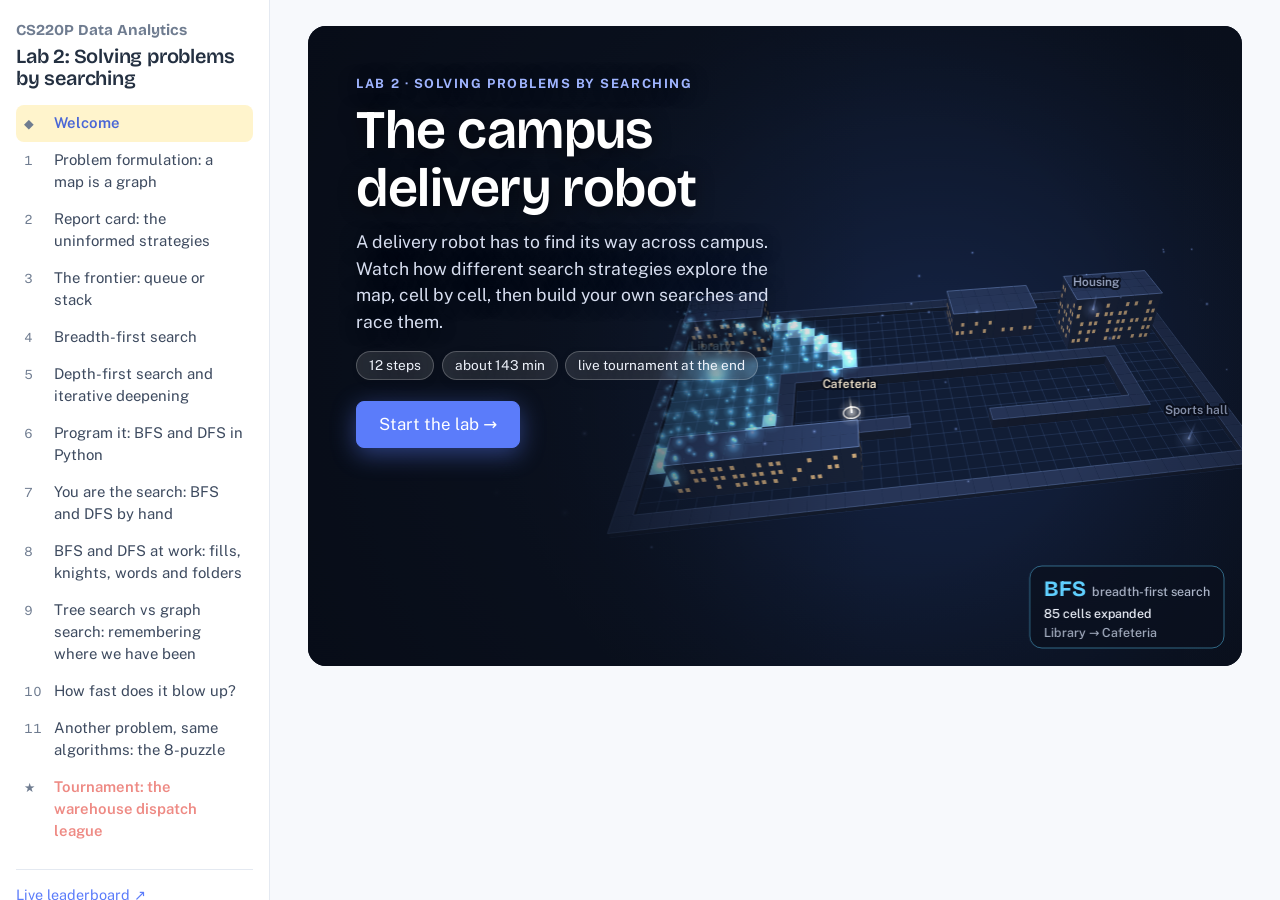
<file: cs220p_site/lab2.html>
<!DOCTYPE html>
<html lang="en">
<head>
<meta charset="utf-8">
<meta name="viewport" content="width=device-width, initial-scale=1, viewport-fit=cover">
<title>CS220P Lab 2: Solving problems by searching</title>
<link rel="preconnect" href="https://fonts.googleapis.com">
<link href="https://fonts.googleapis.com/css2?family=Bricolage+Grotesque:opsz,wght@12..96,500;12..96,700&family=Public+Sans:ital,wght@0,400;0,600;0,700;1,400&display=swap" rel="stylesheet">
<link rel="stylesheet" href="lab.css">
<style>
/* lab 2: code tracing, the queue conveyor and the stack tower */
.l2-concept{margin:.4rem 0 1rem}
.l2-open{display:flex;flex-direction:column;gap:1rem}
.l2-codecol{width:100%}
.l2-vis{width:100%;min-width:0;display:flex;flex-direction:column;gap:.6rem}
.l2-row{display:flex;flex-wrap:wrap;gap:.8rem;align-items:flex-start}
.l2-dualcol{flex:1 1 300px;min-width:260px;display:flex;flex-direction:column;gap:.4rem}
.l2-dualcol h4{margin:0}
pre.l2code{margin:0;padding:.55em 0;font-size:15px;line-height:1.7;overflow-x:auto}
pre.l2code .ln{display:block;padding:0 .8em 0 .6em;border-left:4px solid transparent;white-space:pre;transition:background .25s}
pre.l2code .ln.on{background:color-mix(in srgb,var(--sand-2) 55%,transparent);border-left-color:var(--coral)}
pre.l2code .kw{color:var(--lagoon-2);font-weight:700}
pre.l2code .cm{color:var(--muted)}
.l2-caption{min-height:2.4em;margin-top:.5rem;color:var(--ink);font-size:1rem}
.l2-player{display:flex;gap:.45rem;align-items:center;flex-wrap:wrap;margin-top:.6rem}
.l2-player button{padding:.45em 1.05em;font-size:1rem;min-width:2.8em}
.l2-player .note{font-size:.95rem}
.l2-fw{min-width:0}
.l2-fwhead{font-size:.88rem;margin:.1rem 0 .2rem;color:var(--ink-2)}
.l2-tags{display:flex;justify-content:space-between;font-size:.72rem;font-weight:700;letter-spacing:.04em;text-transform:uppercase;color:var(--muted);margin:0 .2rem .15rem}
.l2-belt{position:relative;overflow:hidden;border:1px solid var(--line);border-radius:10px;background:repeating-linear-gradient(90deg,transparent 0 20px,color-mix(in srgb,var(--line) 70%,transparent) 20px 22px),var(--paper)}
.l2-tower{position:relative;overflow:hidden;width:max-content;min-width:120px;padding:0 10px;border:3px solid var(--line);border-top:0;border-radius:0 0 12px 12px;background:var(--paper)}
.l2-tower .l2-chip,.l2-tower .l2-more{left:0}
.l2-chip,.l2-more{position:absolute;top:0;left:0;display:flex;flex-direction:column;align-items:center;justify-content:center;border-radius:7px;background:var(--sand-2);color:var(--ink);font-weight:700;font-size:.82rem;line-height:1.1;transition:transform .38s ease,opacity .38s ease,box-shadow .2s}
.l2-chip small{font-weight:400;font-size:.68rem;opacity:.85}
.l2-chip.fresh{box-shadow:0 0 0 2px var(--lagoon) inset}
.l2-chip.next{box-shadow:0 0 0 3px var(--coral)}
.l2-more{background:transparent;border:2px dashed var(--line);color:var(--muted);font-weight:600}
table.l2-race td{vertical-align:middle}
.l2-chip .l2-mono{font-family:ui-monospace,Menlo,Consolas,monospace;font-size:.72rem;line-height:1.05;font-weight:700;letter-spacing:.08em}
</style>
</head>
<body>
<script src="lab3d.js"></script>
<script src="lab.js"></script>
<script src="labcode.js"></script>
<script src="lab2code.js"></script>
<script>
window.LAB_TASKS = {
formulation: `Write the robot's problem as states, initial state, actions, transition model, goal test and path cost, and find the map whose graph is a tree.`,
report: `Fill in all 12 cards, write your name and team, and submit once; the verdicts appear after you submit.`,
frontier: `Before each Step, say which cell leaves the frontier next, for BFS and for DFS.`,
bfs: `Run BFS on three maps and explain in one sentence why the first path it finds has the fewest moves.`,
dfs: `Explain why DFS returns 98 moves on the campus where BFS needs 28, then watch iterative deepening restart and explain why it still finds the 28 moves.`,
code: `Write expand, BFS and DFS in Python until every test passes on the campus and on the campus with the gate closed.`,
byhand: `Press Start, play BFS and then DFS on the Mini-map, and answer the three questions.`,
applied: `Open each tab and say in one sentence why BFS or DFS fits that problem.`,
treesearch: `Switch Remember between the three options on the Campus and the Maze and explain why the Maze costs nothing extra.`,
blowup: `Guess the depth at which BFS with b = 10 no longer fits in 16 GB, then show the numbers and check your guess.`,
puzzle: `Write the 8-puzzle as a search problem, then solve Medium with BFS and with iterative deepening and compare the memory they need.`,
tournament: `Practice on the three warehouses, find the settings with the best profit, then make your single official run.`,
};

window.LAB_DEEPER = {
formulation: `<p>A search problem is the tuple (S, s<sub>0</sub>, A(s), result(s, a), goal(s), c(s, a, s')). The state space is a graph; the search tree is its unfolding from s<sub>0</sub>, which is infinite as soon as the graph has a cycle. Graph search with a reached table visits each state at most once per improvement of its path cost, so its work is bounded by |S|·b rather than by b<sup>d</sup>. The abstraction level matters: a state that records the robot's heading or battery multiplies |S| by the number of headings or charge levels; include only what the goal and the cost depend on. A grid map with no cycles (a perfect maze) is a tree: every pair of cells is joined by exactly one path, so every complete search returns the same path.</p>`,
frontier: `<p>Separation property: in a graph search, every path from a reached state to an unreached state passes through a frontier node, so the frontier is a cut of the graph. That is why the frontier is all an algorithm must keep to stay complete. The order in which the frontier is emptied defines the algorithm: a FIFO queue gives breadth-first search, a LIFO stack gives depth-first search. Uninformed strategies use nothing but the problem definition: no estimate of how far away the goal is.</p>`,
bfs: `<p>With branching factor b and solution depth d, BFS generates 1 + b + b² + … + b<sup>d</sup> = O(b<sup>d</sup>) nodes, and the frontier at depth d holds b<sup>d</sup> of them, so time and space are both exponential; memory is the binding constraint in practice (a frontier of 10<sup>9</sup> nodes is a few hundred gigabytes). Early goal testing saves the last layer, a factor of b. On a grid the number of cells within distance d grows only like d², so the frontier is a ring (a diamond in an open hall) of about 4d cells.</p>`,
dfs: `<p>Tree-like DFS has O(bm) space but is incomplete in infinite spaces and non-optimal everywhere; graph DFS with a reached table is complete on finite graphs but then costs O(|S|) memory, losing its advantage. Iterative deepening repeats layers; the total work is Σ<sub>ℓ=1</sub><sup>d</sup> O(b<sup>ℓ</sup>) = O(b<sup>d</sup>): the last layer dominates, the repetition costs a factor of about b/(b − 1), which is 1.5 for b = 3. Backtracking search goes further and generates one child at a time, O(m) memory, the workhorse of constraint solvers (Saturday).</p>`,
applied: `<p>Flood fill and the counting of objects (connected-component labeling) are graph search on the pixel grid; image libraries use scan-line fills and a two-pass labeling with union-find, which do the same work with less bookkeeping. With 4 neighbors (used here) and with 8 (diagonals too) the counts can differ: two pixels that touch only at a corner are one object with 8 neighbors. BFS on an implicit graph needs only the successor function, which is how chess engines, puzzle solvers and model checkers explore spaces far too large to store. Word ladders ("doublets") were invented by Lewis Carroll in 1877. Folder sizes are a post-order traversal, as in the Unix du command. The DFS finishing order on the "needs" arrows is a topological order, which is how make and package managers decide what to build first, and an arrow to a task still on the recursion stack (a back edge) proves a cycle.</p>`,
treesearch: `<p>Tree-like search pays for every redundant path. On a grid every move can be undone by the opposite move, so without checks the tree has up to 4<sup>d</sup> nodes at depth d although the map has only a few hundred states. Checking the current path removes loops but not redundant paths: a cell that can be reached by many different loop-free paths is expanded once per path, and the number of such paths still grows exponentially with the distance. In a graph without cycles (a tree, such as a perfect maze) there are no redundant paths, so the path check is all the memory a search needs. The reached table removes both, at the price of storing every reached state: graph search trades memory for time.</p>`,
blowup: `<p>Nodes generated up to depth d: N(BFS) = b + b² + … + b<sup>d</sup>, dominated by the last layer. Iterative deepening generates the layer at depth i once per iteration that reaches it: N(IDS) = d·b + (d − 1)·b² + … + 1·b<sup>d</sup>, only about b/(b − 1) times N(BFS), 11% more for b = 10. Its memory is one path with the siblings of each node on it, b·d nodes. The table uses the lecture's assumptions of 1 million nodes per second and 1 KB per node.</p>`,
puzzle: `<p>The 8-puzzle has 9! = 362,880 arrangements, split into two halves that cannot reach each other (each move preserves the parity of the permutation), so 181,440 states are reachable from any start; the hardest need 31 moves. The 15-puzzle has about 10<sup>13</sup> reachable states and the 24-puzzle about 10<sup>25</sup>: there even iterative deepening is hopeless, and the search needs knowledge about the problem that uninformed strategies do not use.</p>`,
report: `<p>The lecture's table assumes a finite branching factor b and, for optimality, that every action costs the same. d is the depth of the shallowest solution, m the maximum depth of the search tree (possibly infinite) and ℓ the depth limit.</p>`,
};

/* Lab 2: Solving problems by searching. Scenario: campus delivery robot, plus five other maps, a timed hand-run challenge and six applied problems (fills, knights, word ladders, objects, folders, build orders). Uninformed search only. */
(function () {
  const { h, RNG, fmt, range, select, check, metric, quiz, tournament, checkpoint, clamp, sleep, tween, pulse, examples, callout, esc } = Lab;
  const MOVES = [[-1, 0, "Up"], [1, 0, "Down"], [0, -1, "Left"], [0, 1, "Right"]];

  /* ---------- maps: every map is a list of strings; "#" is a wall, "." a free cell, a letter a named place ---------- */
  const CAMPUS = `
####################################
#D.................................#
#.#####.............######.....H...#
#.#####.............######.........#
#.#####.............######..######.#
#...........................######.#
#..L........................######.#
#..................................#
#.......#######################....#
#.......#.....................#....#
#.......#.....................#....#
#.......#...C.................#....#
#.......#.....................#....#
#.......########.....##########....#
#..................................#
#..##########......................#
#..##########...................S..#
#..................................#
####################################`.trim().split("\n");
  /* the same campus with the courtyard gate (row 13, columns 16 to 20) closed for roadworks: the Cafeteria cannot be reached */
  const GATE = [16, 17, 18, 19, 20].map((c) => [13, c]);
  const CAMPUS_CLOSED = CAMPUS.map((row, r) => (r === 13 ? row.slice(0, 16) + "#####" + row.slice(21) : row));
  const blankRows = (H, W) => Array.from({ length: H }, (_, r) => Array.from({ length: W }, (_, c) => (r === 0 || c === 0 || r === H - 1 || c === W - 1 ? "#" : ".")));
  const finish = (g, places) => { for (const [r, c, ch] of places) g[r][c] = ch; return g.map((row) => row.join("")); };
  /* warehouse: eight long shelves; every aisle is a dead end on the right and opens only onto the corridor on the left */
  function warehouseRows() {
    const g = blankRows(19, 36);
    for (let r = 2; r <= 16; r += 2) for (let c = 3; c <= 34; c++) g[r][c] = "#";
    return finish(g, [[1, 1, "D"], [17, 1, "P"], [9, 34, "R"], [17, 34, "O"]]);
  }
  /* maze: a perfect maze (one path between any two cells, many dead ends) carved by a seeded depth-first walk, so it is the same for everyone */
  const MAZE_SEED = 11;
  function mazeRows(seed) {
    const H = 19, W = 35, R = 9, C = 17, rng = RNG(seed);
    const g = Array.from({ length: H }, () => Array(W).fill("#"));
    const seen = new Set([0]), stack = [[0, 0]]; g[1][1] = ".";
    while (stack.length) {
      const [r, c] = stack[stack.length - 1];
      const next = MOVES.filter(([dr, dc]) => r + dr >= 0 && r + dr < R && c + dc >= 0 && c + dc < C && !seen.has((r + dr) * C + c + dc));
      if (!next.length) { stack.pop(); continue; }
      const [dr, dc] = rng.pick(next), nr = r + dr, nc = c + dc;
      seen.add(nr * C + nc); g[2 * r + 1 + dr][2 * c + 1 + dc] = "."; g[2 * nr + 1][2 * nc + 1] = "."; stack.push([nr, nc]);
    }
    return finish(g, [[1, 1, "E"], [17, 33, "X"], [1, 33, "T"], [17, 1, "B"]]);
  }
  /* open hall: six pillars and nothing else */
  function hallRows() {
    const g = blankRows(19, 36);
    for (const [r0, c0] of [[4, 8], [4, 17], [4, 26], [13, 8], [13, 17], [13, 26]]) for (let r = r0; r < r0 + 2; r++) for (let c = c0; c < c0 + 2; c++) g[r][c] = "#";
    return finish(g, [[9, 1, "E"], [9, 34, "T"], [1, 17, "B"], [17, 1, "C"], [17, 34, "K"]]);
  }
  /* office: a corridor between two rows of rooms with doors; one room has a partition; the server room (south-east) has no door */
  function officeRows() {
    const g = blankRows(19, 36);
    for (let c = 1; c <= 34; c++) { g[7][c] = "#"; g[11][c] = "#"; }
    for (const c of [9, 18, 27]) { for (let r = 1; r <= 6; r++) g[r][c] = "#"; for (let r = 12; r <= 17; r++) g[r][c] = "#"; }
    for (const c of [4, 13, 22, 31]) g[7][c] = ".";
    for (const c of [4, 13, 22]) g[11][c] = ".";
    for (let r = 1; r <= 4; r++) g[r][14] = "#";
    return finish(g, [[9, 1, "E"], [2, 16, "Y"], [2, 31, "K"], [15, 4, "M"], [14, 31, "V"]]);
  }
  const CAMPUS_POIS = { D: "Depot", L: "Library", C: "Cafeteria", H: "Housing", S: "Sports hall" };
  const MAPS = {
    campus: { name: "Campus", rows: CAMPUS, pois: CAMPUS_POIS, start: "Library", goal: "Cafeteria" },
    gate: { name: "Campus, courtyard gate closed", rows: CAMPUS_CLOSED, pois: CAMPUS_POIS, gate: GATE, start: "Library", goal: "Cafeteria" },
    warehouse: { name: "Warehouse (dead-end aisles)", rows: warehouseRows(), pois: { D: "Dock", P: "Packing", R: "Returns", O: "Office" }, start: "Dock", goal: "Packing" },
    maze: { name: "Maze (one path, dead ends)", rows: mazeRows(MAZE_SEED), pois: { E: "Entrance", X: "Exit", T: "Treasure", B: "Back door" }, start: "Entrance", goal: "Exit" },
    hall: { name: "Open hall (six pillars)", rows: hallRows(), pois: { E: "Entrance", T: "Stage", B: "Bar", C: "Cloakroom", K: "Kitchen" }, start: "Entrance", goal: "Stage" },
    office: { name: "Office (locked server room)", rows: officeRows(), pois: { E: "Entrance", Y: "Your desk", K: "Kitchen", M: "Meeting room", V: "Server room" }, start: "Entrance", goal: "Your desk" },
  };
  const MAP_IDS = Object.keys(MAPS);

  function makeGrid(rows, names) {
    const H = rows.length, W = rows[0].length;
    const wall = [], pois = {};
    for (let r = 0; r < H; r++) { wall.push([]); for (let c = 0; c < W; c++) { const ch = rows[r][c]; wall[r].push(ch === "#"); if (names[ch]) pois[names[ch]] = [r, c]; } }
    return { H, W, wall, pois };
  }
  const GRIDS = {};
  const grid = (id = "campus") => GRIDS[id] || (GRIDS[id] = Object.assign(makeGrid(MAPS[id].rows, MAPS[id].pois), { id, gate: MAPS[id].gate || null }));
  const key = (r, c) => r * 100 + c;
  const cellOf = (k) => [Math.floor(k / 100), k % 100];
  const passable = (g, r, c) => r >= 0 && c >= 0 && r < g.H && c < g.W && !g.wall[r][c];
  const neighbors = (g, k) => { const [r, c] = cellOf(k), out = []; for (const [dr, dc] of MOVES) if (passable(g, r + dr, c + dc)) out.push(key(r + dr, c + dc)); return out; };
  const chain = (parent, k) => { const p = []; while (k !== null && k !== undefined) { p.push(k); k = parent.get(k); } return p.reverse(); };
  /* the map as a graph: nodes = free cells, edges = pairs of free cells side by side (each legal move and its reverse) */
  function graphStats(g) {
    if (g.stats) return g.stats;
    let nodes = 0, edges = 0;
    for (let r = 0; r < g.H; r++) for (let c = 0; c < g.W; c++) if (!g.wall[r][c]) { nodes++; if (passable(g, r, c + 1)) edges++; if (passable(g, r + 1, c)) edges++; }
    return (g.stats = { nodes, edges });
  }

  /* search on a grid. algo: bfs | dfs (graph search, reached table) | dls | ids | bfs-path | dfs-path (tree search, no state repeated on the node's own path) | bfs-tree | dfs-tree (tree search, no checks)
     returns {path:[[r,c]...]|null, moves, expanded:[[r,c]...], maxFrontier, generated, iterations?, gaveUp?}
     bfs and dfs also return events (the keys added to the frontier by each expansion, to replay the exact queue or stack) and depth (moves from the start of every reached key);
     dls and ids return marks ([{at, L}]: where each iteration starts) and cutoff. Every variant terminates: the graph searches run out of frontier, the tree searches stop at cap */
  function search(g, start, goal, algo, opts = {}) {
    const limit = opts.limit ?? 30, cap = opts.cap ?? 30000;
    const expanded = []; let generated = 0, maxFrontier = 0;
    const sk = key(start[0], start[1]), goalK = key(goal[0], goal[1]);
    const done = (keys, extra = {}) => ({ path: keys ? keys.map(cellOf) : null, moves: keys ? keys.length - 1 : Infinity, expanded, maxFrontier, generated, ...extra });
    if (algo === "dls" || algo === "ids") {
      // depth-limited search, tree-like; a state is re-expanded only if reached at a smaller depth (keeps the search bounded on a grid), so bestDepth ends as the true distance of every cell within ℓ.
      // cutoff: some cell at depth ℓ has an unreached neighbor, i.e. the map goes on beyond the limit. Without a cutoff the search has covered everything reachable. ids repeats with growing limit
      const limits = algo === "ids" ? Array.from({ length: limit }, (_, i) => i + 1) : [limit];
      const marks = []; let cutoff = false;
      for (const L of limits) {
        marks.push({ at: expanded.length, L });
        const stack = [{ k: sk, depth: 0, parentK: null }];
        const bestDepth = new Map(), par = new Map();
        cutoff = false;
        while (stack.length) {
          maxFrontier = Math.max(maxFrontier, stack.length);
          const { k, depth, parentK } = stack.pop();
          if (bestDepth.has(k) && bestDepth.get(k) <= depth) continue;
          bestDepth.set(k, depth); par.set(k, parentK); expanded.push(cellOf(k));
          if (k === goalK) return done(chain(par, k), { iterations: L, marks, cutoff: false });
          if (depth >= L) continue;
          for (const nk of neighbors(g, k)) { if (bestDepth.has(nk) && bestDepth.get(nk) <= depth + 1) continue; generated++; stack.push({ k: nk, depth: depth + 1, parentK: k }); }
        }
        for (const [k, d] of bestDepth) if (d >= L && neighbors(g, k).some((nk) => !bestDepth.has(nk))) { cutoff = true; break; }
        if (!cutoff) break;
      }
      return done(null, { marks, cutoff, iterations: marks.length ? marks[marks.length - 1].L : 0 });
    }
    if (algo === "bfs" || algo === "dfs") {
      const depth = new Map([[sk, 0]]), events = [];
      if (sk === goalK) return done([sk], { events, depth });
      const parent = new Map([[sk, null]]), frontier = [sk]; let head = 0;
      while (head < frontier.length) {
        maxFrontier = Math.max(maxFrontier, frontier.length - head);
        const k = algo === "bfs" ? frontier[head++] : frontier.pop();   // FIFO queue or LIFO stack
        expanded.push(cellOf(k)); const added = []; events.push(added);
        if (algo === "dfs" && k === goalK) return done(chain(parent, k), { events, depth, parent });
        for (const nk of neighbors(g, k)) {
          if (parent.has(nk)) continue;
          parent.set(nk, k); depth.set(nk, depth.get(k) + 1); generated++; added.push(nk);
          if (algo === "bfs" && nk === goalK) return done(chain(parent, nk), { events, depth, parent });   // early goal test
          frontier.push(nk);
        }
      }
      return done(null, { events, depth, parent });
    }
    // tree-like search: no reached table. "-path" skips a child already on the node's own path; "-tree" checks nothing
    const [order, mode] = algo.split("-");
    const onPath = (node, k) => { for (let n = node; n; n = n.parent) if (n.k === k) return true; return false; };
    const frontier = [{ k: sk, parent: null }]; let head = 0;
    while (head < frontier.length) {
      if (expanded.length >= cap) return done(null, { gaveUp: true });
      maxFrontier = Math.max(maxFrontier, frontier.length - head);
      const node = order === "bfs" ? frontier[head++] : frontier.pop();
      expanded.push(cellOf(node.k));
      if (node.k === goalK) { const p = []; for (let n = node; n; n = n.parent) p.push(n.k); return done(p.reverse()); }
      for (const nk of neighbors(g, node.k)) { if (mode === "path" && onPath(node, nk)) continue; generated++; frontier.push({ k: nk, parent: node }); }
    }
    return done(null);
  }

  /* ---------- animation helpers ---------- */
  /* linear, cancelable animation: fn(t) for t from 0 to 1 on every frame; fn returning false stops it. Resolves true when it ran to the end */
  function frames(ms, fn) {
    return new Promise((resolve) => {
      const t0 = performance.now();
      const f = (now) => { const t = clamp((now - t0) / Math.max(1, ms), 0, 1); if (fn(t) === false) return resolve(false); if (t < 1) requestAnimationFrame(f); else resolve(true); };
      requestAnimationFrame(f);
    });
  }
  /* count a number up in an element (strings are shown as they are) */
  function countUp(el, to, ms = 600, from = 0) {
    if (typeof to !== "number" || !isFinite(to)) { el.textContent = to; return Promise.resolve(); }
    return tween(ms, (t) => (el.textContent = fmt(from + (to - from) * t, 0)));
  }
  const isDark = () => { const a = document.documentElement.getAttribute("data-theme"); return a === "dark" || (a !== "light" && matchMedia("(prefers-color-scheme: dark)").matches); };
  const onTheme = (fn) => new MutationObserver(fn).observe(document.documentElement, { attributes: true, attributeFilter: ["data-theme"] });
  /* lay a row of controls out horizontally, so the map below can use the full width */
  const ctlRow = (...ctls) => { ctls.filter(Boolean).forEach((c) => { if (!c.style.flex) c.style.flex = "1 1 165px"; }); return h("div", { class: "controls", style: "flex-direction:row;flex-wrap:wrap;align-items:flex-end;gap:.6rem 1rem" }, ...ctls); };
  /* fill a select control with new options (maps have different named places) */
  function setOptions(ctl, names, value) { const sel = ctl.querySelector("select"); sel.innerHTML = ""; names.forEach((n) => sel.append(h("option", { value: n }, n))); sel.value = value; }

  /* ---------- colors: every map, tree, queue and legend uses the same CSS variables, so both themes match ---------- */
  const C = { exp: "var(--lagoon)", exp2: "var(--lagoon-2)", fr: "var(--sand-2)", cur: "var(--coral)", path: "var(--mint-2)", nb: "var(--mint-2)", cut: "var(--muted)" };
  const legendOf = (items) => h("div", { class: "legend" }, ...items.map(([col, txt, round]) => h("span", {}, h("i", { style: `background:${col}` + (round ? ";border-radius:50%" : "") }), txt)));

  /* ---------- views: window.Lab3D (lab3d.js) draws every map and every search tree; cssColor resolves "var(--x)" for the lab's own 2-D canvases ---------- */
  const cssColor = (col) => (col && col.startsWith("var(") ? getComputedStyle(document.documentElement).getPropertyValue(col.slice(4, -1)).trim() : col);

  /* ---------- the frontier as an object: a FIFO conveyor (queue) or a LIFO tower (stack) ----------
     fw.set(items, {fresh}) shows the frontier in order (queue: front first; stack: bottom first); items: [{id, text, sub?}].
     A queue takes items in at the back (right) and lets them out at the front (left); a stack pushes and pops at the top.
     Long frontiers show their ends: the queue its front and back, the stack its top, with the rest counted. */
  function frontierView(kind, { cap = 9, onHover = null, small = false } = {}) {
    const Q = kind === "queue", CW = Q ? (small ? 46 : 64) : small ? 96 : 124, CH = small ? 34 : 40, GAP = 6, TH = 14 + cap * (CH + GAP);
    const box = h("div", { class: Q ? "l2-belt" : "l2-tower", style: Q ? `height:${CH + 22}px` : `height:${TH}px` });
    const head = h("div", { class: "l2-fwhead" });
    const el = h("div", { class: "l2-fw" }, head, Q
      ? h("div", {}, h("div", { class: "l2-tags" }, h("span", {}, "◀ next out (front)"), h("span", {}, "in (back) ◀")), box)
      : h("div", {}, h("div", { class: "l2-tags", style: `width:${CW + 20}px` }, h("span", {}, "▼ in · ▲ next out (top)")), box, h("div", { class: "l2-tags", style: `width:${CW + 20}px;justify-content:center` }, h("span", {}, "bottom"))));
    const chips = new Map(), more = h("div", { class: "l2-more hidden" });
    box.append(more);
    const place = (slot) => (Q ? [8 + slot * (CW + GAP), 10] : [8, TH - 6 - (slot + 1) * (CH + GAP)]);
    const xy = (c) => (c._xy || [0, 0]);
    const move = (c, x, y, o) => { c._xy = [x, y]; c.style.transform = `translate(${x}px,${y}px)`; c.style.opacity = o; };
    el.set = (items, o = {}) => {
      const n = items.length, vis = [];
      let moreN = 0, moreSlot = -1;
      if (n <= cap) items.forEach((it, j) => vis.push([it, j]));
      else if (Q) { const a = cap - 3; items.slice(0, a).forEach((it, j) => vis.push([it, j])); items.slice(n - 2).forEach((it, j) => vis.push([it, a + 1 + j])); moreN = n - a - 2; moreSlot = a; }
      else { items.slice(n - (cap - 1)).forEach((it, j) => vis.push([it, j + 1])); moreN = n - (cap - 1); moreSlot = 0; }
      const ids = new Set(items.map((it) => it.id)), shown = new Set(), next = n ? (Q ? items[0].id : items[n - 1].id) : null;
      for (const [it, slot] of vis) {
        shown.add(it.id);
        const [x, y] = place(slot);
        let c = chips.get(it.id);
        if (!c) { c = h("div", { class: "l2-chip", style: `width:${CW}px;height:${CH}px` }); box.append(c); chips.set(it.id, c); c.style.transition = "none"; move(c, Q ? x + 90 : x, Q ? y : y - 70, 0); void c.offsetWidth; c.style.transition = ""; }
        c.replaceChildren(...(it.lines ? it.lines.map((l) => h("span", { class: "l2-mono" }, l)) : [h("b", {}, it.text), it.sub ? h("small", {}, it.sub) : ""]));
        c.classList.toggle("next", it.id === next); c.classList.toggle("fresh", !!(o.fresh && o.fresh.has(it.id)));
        c.onmouseenter = onHover ? () => onHover(it.id) : null; c.onmouseleave = onHover ? () => onHover(null) : null;
        move(c, x, y, 1);
      }
      for (const [id, c] of chips) if (!shown.has(id)) {
        chips.delete(id);
        const [x, y] = xy(c);
        if (!ids.has(id)) move(c, Q ? x - 90 : x, Q ? y : y - 80, 0); else c.style.opacity = 0;
        setTimeout(() => c.remove(), 420);
      }
      more.classList.toggle("hidden", !moreN);
      if (moreN) { const [x, y] = place(moreSlot); more.style.transform = `translate(${x}px,${y}px)`; more.style.width = CW + "px"; more.style.height = CH + "px"; more.textContent = Q ? `+${moreN}` : `+${moreN} below`; }
      head.innerHTML = `<b>${Q ? "Queue (FIFO)" : "Stack (LIFO)"}</b> · ${n} ${n === 1 ? "cell" : "cells"}` + (n ? "" : " · empty");
    };
    el.set([]);
    return el;
  }

  /* ---------- code tracing: a code panel whose current line follows an animation ---------- */
  function codePanel(lines) {
    const hl = (s) => { const i = s.indexOf("#"), code = i >= 0 ? s.slice(0, i) : s, cm = i >= 0 ? s.slice(i) : ""; return esc(code).replace(/\b(def|for|in|if|not|while|return|yield|else|and|or|is)\b/g, "<span class='kw'>$1</span>") + (cm ? `<span class='cm'>${esc(cm)}</span>` : ""); };
    const els = lines.map((s) => h("span", { class: "ln", html: hl(s) || " " }));
    const el = h("pre", { class: "l2code" }, ...els);
    el.mark = (k) => { const on = new Set([].concat(k ?? [])); els.forEach((e, i) => e.classList.toggle("on", on.has(i))); };
    return el;
  }
  /* plays a list of frames: render(frame, i) on every step; Play, Pause, one step back or forward, Restart and speed. It starts by itself
     the first time it comes into view (not with reduced motion) */
  function player(render, { ms = 650 } = {}) {
    let frames = [], i = 0, tok = 0, speed = 1, playing = false, started = false;
    const playBtn = h("button", { onclick: () => (playing ? pause() : play()) }, "▶ Play");
    const backBtn = h("button", { title: "one step back", class: "ghost", onclick: () => { pause(); go(i - 1); } }, "‹");
    const stepBtn = h("button", { title: "one step forward", class: "ghost", onclick: () => { pause(); go(i + 1); } }, "Step ›");
    const restartBtn = h("button", { class: "ghost", onclick: () => { pause(); go(0); play(); } }, "↺");
    const speedBtn = h("button", { title: "speed", class: "ghost", onclick: () => { speed = speed >= 4 ? 1 : speed * 2; speedBtn.textContent = speed + "×"; } }, "1×");
    const prog = h("span", { class: "note" });
    const el = h("div", { class: "l2-player" }, playBtn, backBtn, stepBtn, restartBtn, speedBtn, prog);
    function go(k) { if (!frames.length) return; i = clamp(k, 0, frames.length - 1); render(frames[i], i); prog.textContent = `${i + 1} / ${frames.length}`; }
    function setPlaying(on) { playing = on; playBtn.textContent = on ? "❚❚ Pause" : "▶ Play"; }
    function pause() { tok++; setPlaying(false); }
    async function play() {
      const my = ++tok; setPlaying(true);
      if (i >= frames.length - 1) { go(0); await sleep(500); }
      while (my === tok && i < frames.length - 1) { await sleep((frames[i].ms || ms) / speed); if (my !== tok) return; go(i + 1); }
      if (my === tok) setPlaying(false);
    }
    if (!matchMedia("(prefers-reduced-motion: reduce)").matches) {
      const io = new IntersectionObserver((es) => { if (!started && es.some((e) => e.isIntersecting)) { started = true; io.disconnect(); play(); } }, { threshold: 0.5 });
      io.observe(el);
    }
    return { el, load(f) { pause(); frames = f; go(0); }, play, pause, go };
  }
  /* the opening animation of a step: a code panel and its caption on the left, the views on the right, optional tabs for several scenes.
     scene: {label, code: [lines], build() -> {vis: [elements], frames, render(frame), destroy?()}} */
  function concept(scenes) {
    const codeBox = h("div"), visBox = h("div", { class: "l2-vis" }), cap = h("div", { class: "l2-caption" });
    let cur = null;
    const P = player((f) => { if (cur.code) cur.code.mark(f.line); cap.innerHTML = f.msg || ""; cur.render(f); });
    const tabs = scenes.length > 1 ? h("div", { class: "tabs" }) : null;
    const btns = scenes.map((sc, j) => h("button", { onclick: () => { open(j); P.play(); } }, sc.label));
    if (tabs) tabs.append(...btns);
    function open(j) {
      if (cur && cur.destroy) cur.destroy();
      const sc = scenes[j], b = sc.build();
      cur = { ...b, code: sc.code ? codePanel(sc.code) : null };
      codeBox.replaceChildren(...(cur.code ? [cur.code] : [])); visBox.replaceChildren(...b.vis);
      btns.forEach((x, k) => x.classList.toggle("on", k === j));
      P.load(b.frames);
    }
    open(0);
    return h("div", { class: "stage l2-concept" }, tabs, h("div", { class: "l2-open" }, h("div", { class: "l2-codecol" }, codeBox, P.el, cap), visBox));
  }

  /* ---------- BFS and DFS as code, and their frames on any small graph ---------- */
  const BFS_CODE = [
    "frontier = deque([start]); reached = {start: None}",
    "while frontier:",
    "    node = frontier.popleft()          # oldest first",
    "    for child in expand(node):         # Up, Down, Left, Right",
    "        if child not in reached:",
    "            reached[child] = node      # state -> parent",
    "            if child == goal: return path_to(child, reached)",
    "            frontier.append(child)     # joins at the back",
    "return None                            # no path",
  ];
  const DFS_CODE = [
    "frontier = deque([start]); reached = {start: None}",
    "while frontier:",
    "    node = frontier.pop()              # newest first",
    "    if node == goal: return path_to(node, reached)",
    "    for child in expand(node):         # Up, Down, Left, Right",
    "        if child not in reached:",
    "            reached[child] = node      # state -> parent",
    "            frontier.append(child)     # goes on top",
    "return None                            # no path",
  ];
  /* graph search as in search(): a state is reached when it is generated. frame: {line, msg, cur, fr (frontier in queue or stack order),
     parent (Map), done (Set of expanded), fresh?, skip?, path?, ms?} */
  function searchFrames(algo, start, goal, kids, name = String) {
    const B = algo === "bfs", parent = new Map([[start, null]]), done = new Set(), fr = [start], out = [];
    let head = 0, cur = null;
    const snap = (line, msg, extra = {}) => out.push({ line, msg, cur, fr: fr.slice(head), parent: new Map(parent), done: new Set(done), ...extra });
    snap(0, `The frontier holds the start, <b>${name(start)}</b>.`);
    while (head < fr.length) {
      cur = B ? fr[head++] : fr.pop(); done.add(cur);
      snap(2, B ? `Take <b>${name(cur)}</b> from the front of the queue.` : `Take <b>${name(cur)}</b> from the top of the stack.`, { ms: 850 });
      if (!B && cur === goal) { snap(3, `<b>${name(cur)}</b> is the goal: return its path.`, { path: chain(parent, cur), ms: 2500 }); return out; }
      for (const k of kids(cur)) {
        if (parent.has(k)) { snap(B ? 4 : 5, `${name(k)} is already reached: skip it.`, { skip: k, ms: 380 }); continue; }
        parent.set(k, cur);
        if (B && k === goal) { snap([4, 5, 6], `<b>${name(k)}</b> is the goal: return its path.`, { fresh: k, path: chain(parent, k), ms: 2500 }); return out; }
        fr.push(k);
        snap(B ? [4, 5, 7] : [5, 6, 7], B ? `<b>${name(k)}</b> joins the back of the queue.` : `<b>${name(k)}</b> goes on top of the stack.`, { fresh: k });
      }
    }
    cur = null; snap(8, "The frontier is empty: no path.", { ms: 2500 });
    return out;
  }
  /* a small grid world (MINIS): its cells in a Lab3D grid, letters on the cells, the search state as colors and heights */
  function miniView(m, height = 360) { return Lab3D.grid({ rows: m.g.H, cols: m.g.W, wall: (r, c) => m.g.wall[r][c], height }); }
  function miniPaint(view, m, f, { rings = false, branch = false } = {}) {
    const fr = new Set(f.fr), path = f.path ? new Set(f.path) : null;
    const depth = (k) => { let d = 0; for (let x = f.parent.get(k); x !== null && x !== undefined; x = f.parent.get(x)) d++; return d; };
    const br = branch && !f.path && f.cur !== null ? chain(f.parent, f.cur) : null;
    view.update({
      color: (r, c) => { const k = key(r, c); return path && path.has(k) ? C.path : k === f.cur ? C.cur : fr.has(k) ? C.fr : f.done.has(k) ? (rings && depth(k) % 2 ? C.exp2 : C.exp) : null; },
      lift: (r, c) => { const k = key(r, c); return k === f.cur ? 0.7 : fr.has(k) ? 0.3 : 0; },
      path: (f.path || br || []).map(cellOf), pathColor: f.path ? C.path : C.cur,
      start: { r: cellOf(m.s)[0], c: cellOf(m.s)[1], label: "S" }, goal: m.t !== null ? { r: cellOf(m.t)[0], c: cellOf(m.t)[1], label: "G" } : null,
      labels: [...m.label].filter(([k]) => k !== m.s && k !== m.t).map(([k, text]) => ({ r: cellOf(k)[0], c: cellOf(k)[1], text })),
      pulse: f.fresh !== undefined ? [cellOf(f.fresh)] : [],
    });
  }
  /* the search tree of a frame: every reached state is a node, its parent the state that generated it */
  function treeNodes(f, name, goal) {
    const path = f.path ? new Set(f.path) : null, fr = new Set(f.fr);
    return [...f.parent].map(([id, p]) => ({ id, parent: p, label: name(id), kind: path && path.has(id) ? (id === goal ? "goal" : "path") : id === f.cur ? "current" : p === null ? "start" : fr.has(id) ? "frontier" : "expanded" }));
  }
  const frontierItems = (f, name) => f.fr.map((id) => ({ id, text: name(id) }));
  /* one scene: a BFS or DFS run on a mini map, shown as map, search tree and queue or stack */
  function searchScene(mapId, algo, { tree = true, rings = algo === "bfs", branch = algo === "dfs", height = 360 } = {}) {
    return () => {
      const m = miniMap(mapId), nm = (k) => m.label.get(k), mv = miniView(m, height), tv = tree ? Lab3D.tree({ height: 400 }) : null;
      const fw = frontierView(algo === "bfs" ? "queue" : "stack", { cap: algo === "bfs" ? 8 : 7 });
      const frames = searchFrames(algo, m.s, m.t, (k) => neighbors(m.g, k), nm);
      const row = h("div", { class: "l2-row" }, h("div", { style: "flex:4 1 320px;min-width:240px" }, mv.el), algo === "dfs" ? fw : null);
      return {
        vis: [row, algo === "bfs" ? fw : null, tv ? tv.el : null].filter(Boolean), frames,
        render(f) { miniPaint(mv, m, f, { rings, branch }); if (tv) tv.update({ nodes: treeNodes(f, nm, m.t), focus: f.fresh ?? f.cur }); fw.set(frontierItems(f, nm), { fresh: new Set(f.fresh !== undefined ? [f.fresh] : []) }); },
        destroy() { mv.destroy(); if (tv) tv.destroy(); },
      };
    };
  }

  const ALGO_NAME = { bfs: "BFS", dfs: "DFS", ids: "Iterative deepening", "bfs-path": "BFS tree search", "dfs-path": "DFS tree search", "bfs-tree": "BFS tree search", "dfs-tree": "DFS tree search" };
  const ALGOS = [{ value: "bfs", label: "Breadth-first (BFS)" }, { value: "dfs", label: "Depth-first (DFS)" }, { value: "ids", label: "Iterative deepening" }];
  const pick = (...v) => ALGOS.filter((a) => v.includes(a.value));
  const cellName = (k) => { const [r, c] = cellOf(k); return `(${r}, ${c})`; };

  /* the map stage used by every map step: controls in a row, the examples, the map (Lab3D) with the queue or stack beside it, then the numbers.
     opts: {algos, defaultAlgo, map, start, goal, limit (depth-limit slider), problem (formulation: no algorithm, the shortest path is the solution),
            extraControls(run, p) -> [els], params, after(res, g, p, info, s, t, ref), examples(api) -> items}
     api.show(o, ms) sets controls ({map, start, goal, algo, limit}) and plays the search; api.stepTo(i, ms); api.paint(over) draws a custom state
     on the map (over: fields of view.update) until the next run */
  function stage(opts) {
    const p = Object.assign({ algo: opts.defaultAlgo || "bfs", limit: 30 }, opts.params || {});
    const st = { map: opts.map || "campus" };
    st.start = opts.start || MAPS[st.map].start; st.goal = opts.goal || MAPS[st.map].goal;
    const viewBox = h("div", { style: "flex:1 1 520px;min-width:0" }), side = h("div", { style: "flex:0 0 auto" });
    const out = h("div", { class: "metrics" }), info = h("div"), status = h("div", { style: "min-height:2.6em" }), readout = h("p", { class: "note", style: "min-height:1.5em;margin:.35rem 0;max-width:none" });
    const legendBox = h("div");
    let view = null, viewMap = null, res = null, ref = null, g = null, s = null, t = null, shown = 0, pathN = Infinity, tok = 0, lastRun = 0, playing = false, lastStatus = "", hover = null, pin = null, override = null, over = null, pulsed = -1;
    const N = () => (opts.problem ? 0 : res.expanded.length);
    const exact = () => !opts.problem && res && res.events;
    const fwQ = frontierView("queue", { cap: 11, onHover: (k) => hoverAt(k === null ? null : cellOf(k)) });
    const fwS = frontierView("stack", { cap: 10, onHover: (k) => hoverAt(k === null ? null : cellOf(k)) });
    const scrub = range({ label: "Expansions shown", min: 0, max: 1, step: 1, value: 0, onchange: (v) => { tok++; setPlay(false); shown = v; pathN = Infinity; draw(); } });
    function frontierExact(i) {   // replay the real queue (bfs) or stack (dfs) up to expansion i
      const fr = [key(s[0], s[1])]; let head = 0;
      for (let j = 0; j < i; j++) { if (p.algo === "bfs") head++; else fr.pop(); fr.push(...res.events[j]); }
      return fr.slice(head);
    }
    function frontierApprox(i) {  // cells next to an expanded cell that are not expanded themselves
      const exp = new Set(res.expanded.slice(0, i).map((c) => key(c[0], c[1]))), seen = new Set(), fr = [];
      for (const [r, c] of res.expanded.slice(0, i)) for (const [dr, dc] of MOVES) { const k = key(r + dr, c + dc); if (passable(g, r + dr, c + dc) && !exp.has(k) && !seen.has(k)) { seen.add(k); fr.push(k); } }
      return fr;
    }
    function progress() {
      const cur = res.expanded[shown - 1];
      let txt = `Expansion ${fmt(shown, 0)} of ${fmt(N(), 0)}`;
      if (cur && res.depth) txt += ` · depth ${res.depth.get(key(cur[0], cur[1]))}`;
      if (res.marks && p.algo === "ids") { const mk = res.marks.filter((x) => x.at < Math.max(1, shown)).pop(); if (mk) txt += ` · iteration ℓ = ${mk.L}`; }
      return txt + ".";
    }
    function verdict() {
      if (opts.problem) {
        if (st.start === st.goal) return ["edge", "<b>Start = goal.</b> The solution is the empty plan: 0 moves."];
        if (!ref.path) return ["edge", `<b>No solution:</b> walls separate ${st.start} from ${st.goal}.`];
        return ["info", `Solution: the green path, <b>${ref.moves} moves</b>, the fewest possible.`];
      }
      const name = ALGO_NAME[p.algo] || p.algo;
      if (st.start === st.goal) return ["edge", `<b>Start = goal:</b> 0 moves, ${fmt(N(), 0)} expansions.`];
      if (res.path) return ["info", `${name}: <b>${res.moves} moves</b> after ${fmt(N(), 0)} expansions.` + (res.moves > ref.moves ? ` The shortest path has ${ref.moves}.` : " The fewest possible.")];
      if (res.gaveUp) return ["edge", `<b>Gave up</b> after ${fmt(N(), 0)} expansions: without a reached table the search cannot tell it is going round in circles.`];
      if (p.algo === "ids") return res.cutoff ? ["edge", `<b>Cut off at ℓ = ${res.iterations}:</b> no path within the limit, but a longer one may exist` + (ref.path ? ` (the shortest has ${ref.moves} moves).` : ".")] : ["edge", `<b>No path at all:</b> no branch reached the limit, so every reachable cell was searched.`];
      return ["edge", `<b>No path:</b> the frontier ran empty after ${fmt(N(), 0)} expansions. Reporting failure is part of being complete.`];
    }
    function setStatus([kind, html]) { if (kind + html === lastStatus) return; lastStatus = kind + html; status.replaceChildren(kind === "note" ? h("p", { class: "note", style: "margin:.3rem 0" }, html) : callout(html, kind)); }
    function hoverLabels(cell) {
      if (!cell || g.wall[cell[0]][cell[1]]) return [];
      return MOVES.map(([dr, dc], i) => ({ r: cell[0] + dr, c: cell[1] + dc, text: passable(g, cell[0] + dr, cell[1] + dc) ? String(i + 1) : "✕" })).filter((l) => l.r >= 0 && l.c >= 0 && l.r < g.H && l.c < g.W);
    }
    function draw() {
      const col = new Map(), lift = new Map(), cell = hover || pin;
      let path = null, pathColor = C.path, fresh = [];
      const n = N(), live = shown < n;
      if (opts.problem) path = ref.path;
      else {
        const from = p.algo === "ids" && res.marks ? (res.marks.filter((x) => x.at < Math.max(1, shown)).pop() || { at: 0 }).at : 0, count = new Map();
        for (let i = from; i < shown; i++) {
          const k = key(...res.expanded[i]); count.set(k, (count.get(k) || 0) + 1);
          col.set(k, res.depth && p.algo === "bfs" ? (res.depth.get(k) % 2 ? C.exp2 : C.exp) : count.get(k) > 1 ? C.exp2 : C.exp);
        }
        const frK = exact() ? frontierExact(shown) : live ? frontierApprox(shown) : [];
        for (const k of frK) { col.set(k, C.fr); lift.set(k, 0.3); }
        if (exact()) {
          const fw = p.algo === "bfs" ? fwQ : fwS, fr = shown > 0 ? new Set(res.events[shown - 1]) : new Set();
          fw.set(frK.map((k) => ({ id: k, text: cellName(k), sub: "depth " + res.depth.get(k) })), { fresh: fr });
          fresh = [...fr].map(cellOf);
          if (frK.length) lift.set(p.algo === "bfs" ? frK[0] : frK[frK.length - 1], 0.45);
        }
        const cur = live && shown > 0 ? res.expanded[shown - 1] : null;
        if (cur) { col.set(key(...cur), C.cur); lift.set(key(...cur), 0.7); }
        if (live && cur && p.algo === "dfs" && res.parent) { path = chain(res.parent, key(...cur)).map(cellOf); pathColor = C.cur; }
        else if (!live && res.path) path = res.path.slice(0, Math.min(res.path.length, pathN + 1));
      }
      if (path && path === ref.path) path = path.slice(0, Math.min(path.length, pathN + 1));
      if (path && pathColor === C.path) for (const c of path) col.set(key(...c), C.path);
      if (cell && !g.wall[cell[0]][cell[1]]) lift.set(key(...cell), Math.max(lift.get(key(...cell)) || 0, 0.5));
      const poi = (name) => (name && g.pois[name] ? { r: g.pois[name][0], c: g.pois[name][1], label: name } : null);
      const base = {
        color: (r, c) => col.get(key(r, c)) || null, lift: (r, c) => lift.get(key(r, c)) || 0,
        path, pathColor, robot: null, start: poi(st.start), goal: st.goal !== st.start ? poi(st.goal) : null,
        landmarks: Object.entries(g.pois).filter(([nm]) => nm !== st.start && nm !== st.goal).map(([label, [r, c]]) => ({ r, c, label })),
        pulse: shown !== pulsed ? fresh : [], labels: [...hoverLabels(cell), ...(g.gate ? [{ r: 13, c: 18, text: "gate closed" }] : [])],
      };
      view.update(over ? { ...base, ...over } : base); pulsed = shown;
      fwQ.classList.toggle("hidden", !(exact() && p.algo === "bfs")); fwS.classList.toggle("hidden", !(exact() && p.algo === "dfs"));
      setStatus(override || (live ? ["note", progress()] : verdict()));
    }
    function describe(cell) {
      if (!cell) return "Point at a cell to see its neighbors (1 Up, 2 Down, 3 Left, 4 Right; ✕ wall).";
      const [r, c] = cell;
      if (g.wall[r][c]) return `(${r}, ${c}) is a wall: not a state.`;
      const poi = Object.entries(g.pois).find(([, x]) => x[0] === r && x[1] === c), deg = neighbors(g, key(r, c)).length;
      const d = !opts.problem && res && res.depth ? res.depth.get(key(r, c)) : undefined;
      return `<b>Node (${r}, ${c})</b>${poi ? ` = ${poi[0]}` : ""}: ${deg} neighbor${deg === 1 ? "" : "s"}` + (d !== undefined ? `, reached at depth ${d}.` : ".");
    }
    function hoverAt(cell) { hover = cell; readout.innerHTML = describe(hover || pin); draw(); }
    function makeView() {
      if (view && viewMap === st.map) return;
      if (view) view.destroy();
      const gg = grid(st.map);
      view = Lab3D.grid({ rows: gg.H, cols: gg.W, wall: (r, c) => gg.wall[r][c], height: 470 }); viewMap = st.map;
      view.onHover((r, c) => { const x = r === null || r === undefined ? null : [r, c]; if (String(x) !== String(hover)) hoverAt(x); });
      view.onClick((r, c) => { if (r === null || r === undefined) return; pin = [r, c]; hoverAt(pin); });
      viewBox.replaceChildren(view.el);
    }
    function compute() {
      g = grid(st.map); s = g.pois[st.start]; t = g.pois[st.goal]; override = null; over = null; pathN = Infinity;
      makeView();
      ref = search(g, s, t, "bfs");
      res = opts.problem ? ref : search(g, s, t, p.algo, { limit: p.limit });
      scrub.querySelector("input").max = N();
      out.innerHTML = "";
      if (opts.problem) {
        const gs = graphStats(g);
        out.append(metric("States (nodes)", fmt(gs.nodes, 0)), metric("Edges", fmt(gs.edges, 0)), metric("Actions per state", fmt((2 * gs.edges) / gs.nodes, 2)), metric("Shortest path", ref.path ? fmt(ref.moves, 0) + " moves" : "none", ref.path ? "good" : "bad"));
      } else {
        const mcls = res.path ? (res.moves === ref.moves ? "good" : "bad") : !ref.path && !res.gaveUp ? "good" : "bad";
        out.append(metric("Moves", res.path ? fmt(res.moves, 0) : res.gaveUp ? "gave up" : "no path", mcls), metric("Fewest possible", ref.path ? fmt(ref.moves, 0) : "no path"), metric("Nodes expanded", fmt(N(), 0)), metric("Max frontier", fmt(res.maxFrontier, 0)), ...(res.marks && p.algo === "ids" ? [metric("IDS iterations", res.marks.length)] : []));
      }
      info.innerHTML = "";
      if (opts.after) opts.after(res, g, p, info, s, t, ref);
      legendBox.replaceChildren(legend());
      readout.innerHTML = describe(hover || pin);
    }
    function legend() {
      if (opts.problem) return legendOf([[C.path, "shortest path"]]);
      const items = p.algo === "bfs" ? [[C.exp, "expanded, even depth"], [C.exp2, "odd depth (rings)"]] : p.algo === "dfs" ? [[C.exp, "expanded"]] : [[C.exp, "expanded"], [C.exp2, "expanded again"]];
      return legendOf([...items, [C.fr, "frontier (raised)"], [C.cur, p.algo === "dfs" ? "current cell and its branch" : "current cell"], [C.path, "solution path"]]);
    }
    function setPlay(on) { playing = on; playBtn.textContent = on ? "Pause" : "Play"; }
    async function playTo(to, ms) {
      const my = ++tok, from = shown, live = () => my === tok;
      setPlay(true);
      if (to !== from) await frames(ms, (x) => { if (!live()) return false; shown = Math.round(from + (to - from) * x); pathN = 0; scrub.set(shown); draw(); });
      const P = res && res.path;
      if (live() && shown >= N() && P && P.length > 1) await frames(Math.min(1000, 30 * P.length), (x) => { if (!live()) return false; pathN = Math.round(x * P.length); draw(); });
      if (live()) { pathN = Infinity; scrub.set(shown); draw(); setPlay(false); }
      return live();
    }
    // a control change plays the new search; changes in quick succession (a slider being dragged) show the result directly
    function run(mode = "auto") {
      compute();
      const now = performance.now(), quick = now - lastRun < 250; lastRun = now;
      if (opts.problem || mode === "full" || quick) { tok++; setPlay(false); shown = N(); scrub.set(shown); draw(); }
      else { shown = 0; scrub.set(0); draw(); playTo(N(), clamp(N() * 8, 800, 4000)); }
    }
    function play() { if (playing) { tok++; setPlay(false); return; } if (shown >= N()) shown = 0; playTo(N(), clamp((N() - shown) * 14, 900, 7000)); }
    const playBtn = h("button", { onclick: play }, "Play");
    const stepBtn = h("button", { class: "ghost", onclick: () => { if (shown < N()) playTo(shown + 1, 120); } }, "Step");
    function setMap(v) { st.map = v; st.start = MAPS[v].start; st.goal = MAPS[v].goal; const names = Object.keys(grid(v).pois); setOptions(startSel, names, st.start); setOptions(goalSel, names, st.goal); pin = null; hover = null; }
    const mapSel = select({ label: "Map", options: MAP_IDS.map((id) => ({ value: id, label: MAPS[id].name })), value: st.map, onchange: (v) => { setMap(v); run(); } });
    const startSel = select({ label: "Start", options: Object.keys(grid(st.map).pois), value: st.start, onchange: (v) => { st.start = v; run(); } });
    const goalSel = select({ label: "Goal", options: Object.keys(grid(st.map).pois), value: st.goal, onchange: (v) => { st.goal = v; run(); } });
    const algoSel = opts.algos ? select({ label: "Algorithm", options: opts.algos, value: p.algo, onchange: (v) => { p.algo = v; run(); } }) : null;
    const limitCtl = opts.limit ? range({ label: "Depth limit ℓ (max for IDS)", min: 5, max: 140, step: 1, value: p.limit, onchange: (v) => { p.limit = v; run(); } }) : null;
    const extra = opts.extraControls ? opts.extraControls(run, p) : [];
    run("full");
    const setCtl = (ctl, v) => { if (ctl && ctl.get() != v) { ctl.set(v); pulse(ctl); } };
    function set(o) {
      if (o.map !== undefined && o.map !== st.map) { setCtl(mapSel, o.map); setMap(o.map); }
      if (o.start !== undefined) { setCtl(startSel, o.start); st.start = o.start; }
      if (o.goal !== undefined) { setCtl(goalSel, o.goal); st.goal = o.goal; }
      if (o.algo !== undefined) { setCtl(algoSel, o.algo); p.algo = o.algo; }
      if (o.limit !== undefined) { setCtl(limitCtl, o.limit); p.limit = o.limit; }
    }
    const api = {
      set, run, state: st, p, limitCtl,
      grid: () => g, res: () => res, ref: () => ref,
      show(o = {}, ms) { set(o); compute(); tok++; shown = 0; scrub.set(0); draw(); if (opts.problem) return Promise.resolve(true); return playTo(N(), ms ?? clamp(N() * 10, 800, 5000)); },
      stepTo: (i, ms = 300) => playTo(clamp(i, 0, N()), ms),
      paint(o) { over = o; draw(); },
      say(html, kind = "info") { override = [kind, html]; setStatus(override); },
      hoverAt,
    };
    const exBox = opts.examples ? examples(opts.examples(api)) : null;
    if (!opts.problem) scrub.style.flex = "2 1 260px";
    side.append(fwS);
    const row = ctlRow(mapSel, startSel, goalSel, algoSel, ...extra, limitCtl, opts.problem ? null : h("div", { class: "btns", style: "flex:0 0 auto" }, playBtn, stepBtn), opts.problem ? null : scrub);
    const el = h("div", { class: "stage", style: "margin:1rem 0" }, row, exBox, h("div", { class: "l2-row", style: "margin-top:.6rem" }, viewBox, side), fwQ, readout, legendBox, status, out, info);
    el.api = api;
    return el;
  }

  /* ---------- the mini-maps for the "You are the search" step: the Mini-map is the game, the others are the demonstrations.
     Neighbors in the order Up, Down, Left, Right, as in search(). "G walled in" keeps the labels of the Open room ---------- */
  const MINIS = {
    mini: { name: "Mini-map", rows: ["S....", ".###.", ".#G#.", "....."] },
    open: { name: "Open room", rows: ["S...", "....", "...G"] },
    corridor: { name: "Corridor with a dead end", rows: ["S..#.", "##.#.", ".....", "G####"] },
    walled: { name: "Open room, G walled in", rows: ["S...", "..##", "..#G"], labels: "open" },
    /* the opening animations */
    room: { name: "Room with a wall", rows: [".......", "...#...", ".S.#.G.", "...#...", "......."] },
    dive: { name: "Long way round", rows: ["S.....#", ".####.#", ".#....#", ".#.####", "G......"] },
    open4: { name: "Open room", rows: ["S....", ".....", ".....", "....G"] },
    tiny: { name: "Two-by-three room", rows: ["S..", "..G"] },
    hall: { name: "Long hall", rows: ["...........", "...........", "S.........G", "...........", "..........."] },
    patch: { name: "Corner of a map", rows: ["S..#.", ".#...", ".#.##", "...#G", "##..."] },
  };
  function miniMap(id = "mini") {
    const M = MINIS[id], base = MINIS[M.labels || id].rows, g = makeGrid(M.rows, {}), label = new Map(), letters = "ABCDEFHIJKLMNOPQRTUVWXYZabcdefhijkmnopqrtuvwxyz"; let s = null, t = null, n = 0;
    for (let r = 0; r < g.H; r++) for (let c = 0; c < g.W; c++) {
      const ch = base[r][c], k = key(r, c); if (ch === "#") continue;
      if (ch === "S") { s = k; label.set(k, "S"); } else if (ch === "G") { t = k; label.set(k, "G"); } else { label.set(k, letters[n] ?? String(n)); n++; }
    }
    return { g, s, t, label };
  }
  /* late = true marks a cell reached only when it is taken out (the classic mistake): cells enter the frontier more than once and copies are skipped when taken out */
  function trace(m, algo, late = false) {
    const { g, s, t } = m, parent = new Map([[s, null]]), taken = new Set(), fr = [s], rows = []; let head = 0;
    if (s === t) return { rows: [{ pop: s, added: [], frontier: [], stop: true }], path: [s] };
    while (head < fr.length) {
      const k = algo === "bfs" ? fr[head++] : fr.pop();
      if (late) { if (taken.has(k)) { rows.push({ pop: k, added: [], frontier: fr.slice(head), dup: true }); continue; } taken.add(k); }
      if (algo === "dfs" && k === t) { rows.push({ pop: k, added: [], frontier: fr.slice(head), stop: true }); return { rows, path: chain(parent, k) }; }
      const added = [];
      for (const nk of neighbors(g, k)) {
        if (late ? taken.has(nk) : parent.has(nk)) continue;
        if (algo === "dfs" || !parent.has(nk)) parent.set(nk, k);
        added.push(nk); fr.push(nk);
        if (algo === "bfs" && nk === t) { rows.push({ pop: k, added, frontier: fr.slice(head), stop: true }); return { rows, path: chain(parent, nk) }; }
      }
      rows.push({ pop: k, added, frontier: fr.slice(head) });
    }
    return { rows, path: null };
  }

  /* ---------- applications for the "at work" step: data and searches only (drawing is in the step). Images are PIX.W × PIX.H pixels, index r * W + c ---------- */
  const PIX = { W: 40, H: 22 };
  /* paint bucket: a satellite image. 0 sea, 1 land, 2 oil (a large slick and a small one), 3 a ship of one pixel. One pixel is 50 m × 50 m */
  const FLOOD_NAMES = ["sea", "land", "oil", "ship"];
  function floodImage() {
    const { W, H } = PIX, px = new Uint8Array(W * H);
    for (let r = 0; r < H; r++) for (let c = 0; c < W; c++) {
      let v = 0;
      if (c < 4 + 2.2 * Math.sin(r * 0.55) + 1.4 * Math.sin(r * 1.3 + 1)) v = 1;
      const dx = (c - 21) / 8.5, dy = (r - 12) / 5, a = Math.atan2(dy, dx);
      if (Math.hypot(dx, dy) < 1 + 0.22 * Math.sin(3 * a + 0.7) + 0.12 * Math.sin(5 * a)) v = 2;
      if (((c - 33) / 3.4) ** 2 + ((r - 5) / 2.1) ** 2 < 1) v = 2;
      px[r * W + c] = v;
    }
    px[17 * W + 34] = 3;
    return px;
  }
  const FLOOD_IMG = floodImage();
  /* BFS from a seed pixel over the 4 neighbors of the same color, one ring at a time: layers[d] = the pixels at distance d, which is what the queue holds */
  function floodFill(px, seed) {
    const { W, H } = PIX, col = px[seed], dist = new Int16Array(W * H).fill(-1), layers = [[seed]];
    dist[seed] = 0;
    for (let d = 0; layers[d].length; d++) {
      const next = [];
      for (const p of layers[d]) {
        const r = Math.floor(p / W), c = p % W;
        for (const [dr, dc] of MOVES) { const rr = r + dr, cc = c + dc, q = rr * W + cc; if (rr < 0 || cc < 0 || rr >= H || cc >= W || px[q] !== col || dist[q] >= 0) continue; dist[q] = d + 1; next.push(q); }
      }
      layers.push(next);
    }
    layers.pop();
    return { layers, total: layers.reduce((a, l) => a + l.length, 0), col, maxQueue: Math.max(...layers.map((l) => l.length)) };
  }

  /* graph BFS with the early goal test; next(u) lists the neighbors, so the graph is never stored. events[j] = {pop, added} replays the queue */
  function gBFS(from, to, next) {
    const dist = new Map([[from, 0]]), parent = new Map([[from, null]]), q = [from], events = []; let head = 0;
    if (from === to) return { path: [from], events, dist, parent };
    while (head < q.length) {
      const u = q[head++], added = []; events.push({ pop: u, added });
      for (const v of next(u)) {
        if (dist.has(v)) continue;
        dist.set(v, dist.get(u) + 1); parent.set(v, u); added.push(v);
        if (v === to) return { path: chain(parent, v), events, dist, parent };
        q.push(v);
      }
    }
    return { path: null, events, dist, parent };
  }
  /* chess knight: squares 0..63, row 0 is rank 8. The move rule generates the neighbors */
  const KNIGHT = [[-2, -1], [-2, 1], [-1, -2], [-1, 2], [1, -2], [1, 2], [2, -1], [2, 1]];
  const sqName = (i) => "abcdefgh"[i % 8] + (8 - Math.floor(i / 8));
  const sqOf = (name) => (8 - +name[1]) * 8 + "abcdefgh".indexOf(name[0]);
  const SQUARES = Array.from({ length: 64 }, (_, i) => sqName(i)).sort();
  function knightMoves(i) { const r = Math.floor(i / 8), c = i % 8, out = []; for (const [dr, dc] of KNIGHT) { const rr = r + dr, cc = c + dc; if (rr >= 0 && cc >= 0 && rr < 8 && cc < 8) out.push(rr * 8 + cc); } return out; }
  /* word ladder: states are words, an action changes one letter into another word of the list. QUIZ has no neighbor at all */
  const WORDS = "BARE BOAT BOLD BOLT BORE CALL CALM CARD CARE CART COAL COAT COLD COLT CORD CORE CULT CURT FARM FIRE FOLD FORE FORM GOAT GOLD HARD HARM HOLD HOLE KIND LIST LOST MILD MIND MINT MIST MOLD PALE PALM POLE QUIZ WARD WARE WARM WART WILD WIND WIRE WORD WORE WORM".split(" ");
  const oneLetter = (a, b) => { let d = 0; for (let i = 0; i < a.length; i++) if (a[i] !== b[i]) d++; return d === 1; };
  const LADDER = new Map(WORDS.map((w) => [w, WORDS.filter((x) => oneLetter(w, x))]));

  /* count objects: binary images (1 = object pixel) */
  const OBJ_PRESETS = { islands: "Islands (satellite)", panels: "Solar panels on a roof", empty: "Open sea (nothing in it)" };
  function objImage(id) {
    const { W, H } = PIX, px = new Uint8Array(W * H);
    if (id === "islands") {
      const rng = RNG(5);
      for (let n = 0; n < 9; n++) {
        const cx = 3 + rng() * 34, cy = 2 + rng() * 18, rx = 1.2 + rng() * 3.6, ry = 1 + rng() * 2.6, ph = rng() * 6;
        for (let r = 0; r < H; r++) for (let c = 0; c < W; c++) { const dx = (c - cx) / rx, dy = (r - cy) / ry; if (Math.hypot(dx, dy) < 1 + 0.18 * Math.sin(3 * Math.atan2(dy, dx) + ph)) px[r * W + c] = 1; }
      }
    } else if (id === "panels") {
      for (let i = 0; i < 3; i++) for (let j = 0; j < 6; j++) for (let r = 4 + 5 * i; r < 7 + 5 * i; r++) for (let c = 5 + 5 * j; c < 9 + 5 * j; c++) px[r * W + c] = 1;
      for (const [r, c] of [[5, 9], [10, 24], [15, 14]]) px[r * W + c] = 1;   // three pairs of panels touch: each pair is one object
    }
    return px;
  }
  /* DFS connected components: scan the pixels row by row; an object pixel not yet labeled starts a new object, and a stack collects every pixel
     connected to it (4 neighbors). A pixel is labeled when it is pushed. events: {t: "new", p, n} and {t: "pop", p, n, added} */
  function countObjects(px) {
    const { W, H } = PIX, lab = new Int16Array(W * H), events = []; let n = 0, maxStack = 0;
    for (let p0 = 0; p0 < W * H; p0++) {
      if (!px[p0] || lab[p0]) continue;
      n++; lab[p0] = n; events.push({ t: "new", p: p0, n });
      const stack = [p0];
      while (stack.length) {
        maxStack = Math.max(maxStack, stack.length);
        const p = stack.pop(), r = Math.floor(p / W), c = p % W, added = [];
        for (const [dr, dc] of MOVES) { const rr = r + dr, cc = c + dc, q = rr * W + cc; if (rr < 0 || cc < 0 || rr >= H || cc >= W || !px[q] || lab[q]) continue; lab[q] = n; added.push(q); stack.push(q); }
        events.push({ t: "pop", p, n, added });
      }
    }
    return { events, count: n, lab, maxStack, pixels: px.reduce((a, v) => a + v, 0) };
  }

  /* folder sizes: [name, MB of files directly inside, subfolders] */
  const FOLDERS = ["Home", 4, [["Documents", 2, [["Thesis", 14, [["Figures", 38, []]]], ["Taxes", 3, []]]], ["Photos", 0, [["2023", 2100, []], ["2024", 3400, [["Trip", 1200, []]]]]], ["Music", 650, []], ["Projects", 5, [["lab2", 12, [["data", 240, []]]], ["website", 30, [["node_modules", 410, []]]]]], ["Empty", 0, []]]];
  const findFolder = (f, name) => (f[0] === name ? f : f[2].reduce((a, k) => a || findFolder(k, name), null));
  /* DFS in post-order: a folder's total is known only when all its subfolders are done. rows: the folders in display (pre-)order */
  function folderDFS(root) {
    const events = [], rows = [], stack = []; let maxStack = 0;
    const visit = (f, depth) => {
      rows.push({ f, depth }); stack.push(f[0]); maxStack = Math.max(maxStack, stack.length);
      events.push({ t: "enter", f, stack: stack.slice() });
      let total = f[1];
      for (const k of f[2]) total += visit(k, depth + 1);
      stack.pop(); events.push({ t: "done", f, total, stack: stack.slice() });
      return total;
    };
    const total = visit(root, 0);
    return { events, rows, total, maxStack };
  }
  const fmtMB = (mb) => (mb >= 1000 ? fmt(mb / 1000, 1) + " GB" : fmt(mb, 0) + " MB");

  /* build order of a data pipeline: positions on a 1000 × 460 board; an arrow A → B means B needs A */
  const PIPELINE = {
    nodes: { "Get data": [70, 230], Clean: [220, 230], Join: [380, 120], Plot: [380, 350], Features: [540, 120], Train: [690, 120], Evaluate: [850, 120], Report: [700, 350], Slides: [900, 350] },
    needs: { Clean: ["Get data"], Join: ["Clean"], Plot: ["Clean"], Features: ["Join"], Train: ["Features"], Evaluate: ["Train"], Report: ["Evaluate", "Plot"], Slides: ["Report"] },
    extras: { none: null, "plot-eval": ["Plot", "Evaluate"], "features-train": ["Features", "Train"], "clean-report": ["Clean", "Report"] },
  };
  const EXTRA_LABELS = { none: "none", "plot-eval": "Plot also needs Evaluate", "features-train": "Features also needs Train", "clean-report": "Clean also needs Report" };
  const needsOf = (net, extra) => { const n = {}; for (const k of Object.keys(net.nodes)) n[k] = (net.needs[k] || []).slice(); const e = net.extras[extra]; if (e) n[e[0]].push(e[1]); return n; };
  /* DFS for a build order: a task is gray while its prerequisites are being built and black when done; an arrow to a gray task is a cycle */
  function gDFS(net, target, extra) {
    const needs = needsOf(net, extra), color = new Map(), events = [], order = [], stack = []; let cycle = null;
    const visit = (u) => {
      color.set(u, 1); stack.push(u); events.push({ type: "enter", u, stack: stack.slice(), order: order.slice() });
      for (const v of needs[u]) {
        if (cycle) return;
        const c = color.get(v) || 0;
        if (c === 1) { cycle = stack.slice(stack.indexOf(v)).concat(v); events.push({ type: "cycle", u, v, stack: stack.slice(), order: order.slice() }); return; }
        events.push({ type: "edge", u, v, seen: c === 2, stack: stack.slice(), order: order.slice() });
        if (c === 0) visit(v);
        if (cycle) return;
      }
      color.set(u, 2); stack.pop(); order.push(u); events.push({ type: "done", u, stack: stack.slice(), order: order.slice() });
    };
    visit(target);
    return { events, order, cycle, needs };
  }
  function drawNet(cv, net, o = {}) {
    const ctx = cv.getContext("2d"), W = cv.width, H = cv.height, dark = isDark(), sx = W / 1000, sy = H / 460, R = 34 * sx;
    const P = (n) => [net.nodes[n][0] * sx, net.nodes[n][1] * sy];
    ctx.clearRect(0, 0, W, H);
    const line = (a, b, col, w, arrow) => {
      const [x0, y0] = P(a), [x1, y1] = P(b), d = Math.hypot(x1 - x0, y1 - y0), ux = (x1 - x0) / d, uy = (y1 - y0) / d;
      ctx.strokeStyle = col; ctx.fillStyle = col; ctx.lineWidth = w; ctx.beginPath(); ctx.moveTo(x0 + ux * R, y0 + uy * R); ctx.lineTo(x1 - ux * (R + (arrow ? 6 : 0)), y1 - uy * (R + (arrow ? 6 : 0))); ctx.stroke();
      if (arrow) { const ax = x1 - ux * R, ay = y1 - uy * R; ctx.beginPath(); ctx.moveTo(ax, ay); ctx.lineTo(ax - ux * 16 - uy * 8, ay - uy * 16 + ux * 8); ctx.lineTo(ax - ux * 16 + uy * 8, ay - uy * 16 - ux * 8); ctx.closePath(); ctx.fill(); }
    };
    const base = dark ? "rgba(214,222,238,.45)" : "rgba(52,62,82,.4)";
    for (const [u, list] of Object.entries(o.needs || net.needs)) for (const v of list) { const hot = o.edgeHot && o.edgeHot(u, v); line(v, u, hot || base, hot ? 5 : 2.5, true); }
    ctx.font = `bold ${Math.round(15 * sx)}px Public Sans, sans-serif`; ctx.textAlign = "center"; ctx.textBaseline = "middle";
    for (const n of Object.keys(net.nodes)) {
      const [x, y] = P(n), fill = (o.fill && o.fill(n)) || (dark ? "#24343d" : "#ffffff");
      ctx.fillStyle = fill; ctx.beginPath(); ctx.arc(x, y, R, 0, 7); ctx.fill();
      const ring = o.ring && o.ring(n);
      ctx.strokeStyle = ring || (dark ? "#6b7890" : "#9aa3b2"); ctx.lineWidth = ring ? 5 : 2; ctx.stroke();
      const light = fill.startsWith("#fff") || fill.startsWith("rgba(245") || fill.startsWith("#f5");
      ctx.fillStyle = dark && !(o.fill && o.fill(n)) ? "#e8edf6" : light ? "#1d2733" : "#fff";
      ctx.fillText(n, x, y);
      const badge = o.badge && o.badge(n);
      if (badge !== undefined && badge !== null) { ctx.fillStyle = "#8f7fe8"; ctx.beginPath(); ctx.arc(x + R * 0.8, y - R * 0.8, 14 * sx, 0, 7); ctx.fill(); ctx.fillStyle = "#fff"; ctx.font = `bold ${Math.round(13 * sx)}px Public Sans, sans-serif`; ctx.fillText(String(badge), x + R * 0.8, y - R * 0.8 + 1); ctx.font = `bold ${Math.round(15 * sx)}px Public Sans, sans-serif`; }
    }
    ctx.textAlign = "start";
  }

  /* ---------- 8-puzzle: state is a 9-character string, "0" is the blank ---------- */
  const P_GOAL = "123456780";
  const PZ_START = "123506478";   // 4 moves from the goal: the opening animation's BFS reaches 33 boards
  function pKids(s) {
    const i = s.indexOf("0"), r = Math.floor(i / 3), c = i % 3, out = [];
    for (const [dr, dc] of MOVES) {
      const rr = r + dr, cc = c + dc; if (rr < 0 || rr > 2 || cc < 0 || cc > 2) continue;
      const j = rr * 3 + cc, a = s.split(""); a[i] = a[j]; a[j] = "0"; out.push(a.join(""));
    }
    return out;
  }
  function scramble(n, seed) { const rng = RNG(seed); let s = P_GOAL, prev = null; for (let k = 0; k < n; k++) { const ks = pKids(s).filter((x) => x !== prev); prev = s; s = rng.pick(ks); } return s; }
  /* a 3×3 board is solvable iff its tiles (blank left out) have an even number of inversions, like the goal */
  function inversions(s) { const a = s.split("").filter((x) => x !== "0"); let n = 0; for (let i = 0; i < a.length; i++) for (let j = i + 1; j < a.length; j++) if (a[i] > a[j]) n++; return n; }
  const solvable = (s) => inversions(s) % 2 === 0;
  const P_CAP = 1000000;
  /* algo: bfs | dfs (graph search) | dls (limit ℓ) | ids (ℓ = 0, 1, … up to limit). dls and ids keep only the current path.
     returns {path, moves, expanded, stored (most nodes held in memory at once), ms, curve ([expanded, nodes in memory] samples), iterations?, gaveUp?} */
  function pSolve(start, algo, limit = 40) {
    const t0 = performance.now(), curve = [[0, 1]]; let expanded = 0, stored = 0;
    const sample = (mem) => { if (expanded < 200 || expanded % 50 === 0) curve.push([expanded, mem]); };
    const out = (path, extra = {}) => ({ path, moves: path ? path.length - 1 : Infinity, expanded, stored, curve, ms: performance.now() - t0, ...extra });
    if (algo === "bfs" || algo === "dfs") {
      if (start === P_GOAL) return out([start]);
      const parent = new Map([[start, null]]), fr = [start]; let head = 0;
      while (head < fr.length) {
        const s = algo === "bfs" ? fr[head++] : fr.pop(); expanded++; sample(parent.size);
        if (algo === "dfs" && s === P_GOAL) { stored = parent.size; return out(chain(parent, s)); }
        for (const n of pKids(s)) { if (parent.has(n)) continue; parent.set(n, s); if (algo === "bfs" && n === P_GOAL) { stored = parent.size; return out(chain(parent, n)); } fr.push(n); }
      }
      stored = parent.size; return out(null);
    }
    // depth-limited DFS that only avoids states already on the current path; no reached table. ids repeats it with growing limits
    const path = [start], onPath = new Set([start]), CAP = {};
    for (let L = algo === "dls" ? limit : 0; L <= limit; L++) {
      let cut = false;
      const dls = (s, depth) => {
        if (++expanded > P_CAP) throw CAP;
        sample(path.length);
        if (s === P_GOAL) return true;
        if (depth === L) { cut = true; return false; }
        for (const n of pKids(s)) {
          if (onPath.has(n)) continue;
          onPath.add(n); path.push(n); stored = Math.max(stored, path.length);
          if (dls(n, depth + 1)) return true;
          onPath.delete(n); path.pop();
        }
        return false;
      };
      try { if (dls(start, 0)) return out(path.slice(), { iterations: L + 1 }); } catch (e) { if (e === CAP) return out(null, { gaveUp: true }); throw e; }
      if (!cut) break;
    }
    return out(null);
  }
  /* an 8-puzzle board whose tiles slide: el.setState(s, ms) moves every tile from its old square to its new one (moving tiles are highlighted) */
  function tileBoard(cell = 46) {
    const gap = 5, side = 3 * cell + 2 * gap, xy = (i) => [(i % 3) * (cell + gap), Math.floor(i / 3) * (cell + gap)];
    const el = h("div", { style: `position:relative;width:${side}px;height:${side}px` });
    for (let i = 0; i < 9; i++) { const [x, y] = xy(i); el.append(h("div", { style: `position:absolute;left:${x}px;top:${y}px;width:${cell}px;height:${cell}px;border:1px dashed var(--line);border-radius:6px;box-sizing:border-box` })); }
    const tiles = {};
    for (let d = 1; d <= 8; d++) { tiles[d] = h("div", { style: `position:absolute;left:0;top:0;width:${cell}px;height:${cell}px;display:flex;align-items:center;justify-content:center;border-radius:6px;font-weight:700;font-size:1.2em;color:var(--ink);background:var(--sand);border:1px solid var(--sand-2);box-sizing:border-box` }, String(d)); el.append(tiles[d]); }
    const place = (d, x, y) => { tiles[d].style.left = x + "px"; tiles[d].style.top = y + "px"; };
    let cur = null, tok = 0;
    el.get = () => cur;
    el.setState = async (s, ms = 0) => {
      const prev = cur, my = ++tok, moving = []; cur = s;
      for (let d = 1; d <= 8; d++) {
        tiles[d].style.background = "var(--sand)";
        const to = xy(s.indexOf(String(d))), from = prev ? xy(prev.indexOf(String(d))) : to;
        if (from[0] !== to[0] || from[1] !== to[1]) moving.push([d, from, to]); else place(d, ...to);
      }
      if (!ms || !moving.length) { moving.forEach(([d, , to]) => place(d, ...to)); return; }
      moving.forEach(([d]) => (tiles[d].style.background = "var(--mint)"));
      await tween(ms, (t) => { if (my !== tok) return; for (const [d, f, to] of moving) place(d, f[0] + (to[0] - f[0]) * t, f[1] + (to[1] - f[1]) * t); });
      if (my === tok) moving.forEach(([d]) => (tiles[d].style.background = "var(--sand)"));
    };
    return el;
  }

  /* formatting for the blow-up table */
  const fmtCount = (x) => (x < 1e12 ? Math.round(x).toLocaleString("en-US") : x.toExponential(1).replace("e+", " × 10^"));
  function fmtTime(sec) {
    if (sec < 1e-3) return fmt(sec * 1e6, 1) + " µs";
    if (sec < 1) return fmt(sec * 1e3, 1) + " ms";
    if (sec < 60) return fmt(sec, 1) + " s";
    if (sec < 3600) return fmt(sec / 60, 1) + " min";
    if (sec < 86400) return fmt(sec / 3600, 1) + " hours";
    if (sec < 365 * 86400) return fmt(sec / 86400, 0) + " days";
    const y = sec / (365 * 86400); return y < 1e6 ? fmt(y, 0) + " years" : y.toExponential(1).replace("e+", " × 10^") + " years";
  }
  function fmtBytes(b) { const u = ["B", "KB", "MB", "GB", "TB", "PB", "EB", "ZB", "YB"]; let i = 0; while (b >= 1000 && i < u.length - 1) { b /= 1000; i++; } return fmt(b, b < 10 ? 1 : 0) + " " + u[i]; }
  const BFS_SHORT = ["frontier = deque([start])", "while frontier:", "    node = frontier.popleft()  # front", "    for child in expand(node):", "        if child not in reached:", "            frontier.append(child)  # back"];
  const DFS_SHORT = ["frontier = deque([start])", "while frontier:", "    node = frontier.pop()      # top", "    for child in expand(node):", "        if child not in reached:", "            frontier.append(child)  # top"];
  /* the opening of the formulation step: one large picture, the map on the left and the graph on the right at the same positions.
     expand(cell) runs on every free cell: the cell lights up, an arrow grows to each direction it tries (a red ✕ on a wall or off the map),
     and every child it yields adds an edge to the graph */
  function expandScene() {
    const m = miniMap("patch"), nm = (k) => m.label.get(k), H = m.g.H, W = m.g.W, S = 84, P = 50, T = 56, GAP = 110, GX = P + W * S + GAP;
    const cv = h("canvas", { width: GX + W * S + P, height: T + H * S + 40, style: "width:100%;max-width:1060px;display:block;margin:0 auto" });
    const cells = [...m.label.keys()], frames = [], nodes = new Set(), edges = new Set();
    const snap = (line, msg, cur, probe, extra = {}) => frames.push({ line, msg, cur, probe, nodes: new Set(nodes), edges: new Set(edges), ...extra });
    snap(0, "The search never sees the picture: it only calls <b>expand(cell)</b>.", null, null, { ms: 1600 });
    cells.forEach((k, idx) => {
      const [r, c] = cellOf(k), slow = idx < 3; nodes.add(k);
      snap(1, `expand(<b>${nm(k)}</b>): node ${nm(k)} is row ${r}, column ${c}.`, k, null, { ms: slow ? 1100 : 380 });
      MOVES.forEach(([dr, dc, dir]) => {
        const rr = r + dr, cc = c + dc, inside = rr >= 0 && cc >= 0 && rr < H && cc < W, ok = passable(m.g, rr, cc), probe = { r: rr, c: cc, ok, k: inside ? key(rr, cc) : null };
        const e = ok ? [k, probe.k].sort((a, b) => a - b).join("-") : null;
        if (slow) snap(3, `${dir}: try (${rr}, ${cc}).`, k, probe, { ms: 650 });
        if (e) edges.add(e);
        snap(ok ? [4, 5] : 4, ok ? `${dir}: <b>${nm(probe.k)}</b> is free: yield it, one edge of the graph.` : `${dir}: ${inside ? "a wall" : "off the map"}, skip.`, k, probe, { fresh: e, ms: slow ? 900 : 260 });
      });
    });
    snap([], `The graph: <b>${nodes.size} nodes</b> (free cells) and <b>${edges.size} edges</b> (each edge is a move and its reverse).`, null, null, { ms: 3500 });
    let last = frames[0], tok = 0;
    function draw(f, grow) {
      const ctx = cv.getContext("2d"), col = (v) => cssColor(v);
      const at = (r, c, x0) => [x0 + c * S + S / 2, T + r * S + S / 2];
      ctx.clearRect(0, 0, cv.width, cv.height);
      ctx.textAlign = "center"; ctx.textBaseline = "middle";
      ctx.font = "700 22px Public Sans, sans-serif"; ctx.fillStyle = col("var(--ink-2)");
      ctx.fillText("The map", P + (W * S) / 2, 24); ctx.fillText("The graph that expand() builds", GX + (W * S) / 2, 24);
      ctx.font = "700 40px Public Sans, sans-serif"; ctx.fillStyle = col("var(--muted)"); ctx.fillText("→", P + W * S + GAP / 2, T + (H * S) / 2);
      // the map
      for (let r = 0; r < H; r++) for (let c = 0; c < W; c++) {
        const k = key(r, c), x = P + c * S, y = T + r * S, wall = m.g.wall[r][c];
        ctx.fillStyle = wall ? col("var(--muted)") : k === m.s ? "#2f9e5b" : k === m.t ? "#d9534f" : f.nodes.has(k) ? col(C.exp) : col("var(--paper)");
        ctx.fillRect(x + 2, y + 2, S - 4, S - 4);
        if (k === f.cur) { ctx.strokeStyle = col(C.cur); ctx.lineWidth = 7; ctx.strokeRect(x + 5, y + 5, S - 10, S - 10); }
        if (f.probe && f.probe.ok && k === f.probe.k) { ctx.strokeStyle = col(C.nb); ctx.lineWidth = 7; ctx.strokeRect(x + 5, y + 5, S - 10, S - 10); }
        if (!wall) { ctx.font = "800 30px Public Sans, sans-serif"; ctx.fillStyle = k === m.s || k === m.t || f.nodes.has(k) ? "#fff" : col("var(--ink)"); ctx.fillText(nm(k), x + S / 2, y + S / 2 + 1); }
      }
      ctx.strokeStyle = col("var(--line)"); ctx.lineWidth = 2; ctx.strokeRect(P, T, W * S, H * S);
      if (f.cur !== null && f.probe) {
        const [r, c] = cellOf(f.cur), [x0, y0] = at(r, c, P), [X1, Y1] = at(f.probe.r, f.probe.c, P), g = grow ?? 1, off = f.probe.k === null;
        const x1 = off ? x0 + (X1 - x0) * 0.56 : X1, y1 = off ? y0 + (Y1 - y0) * 0.56 : Y1, reach = off ? 0.75 : 0.62;
        const xe = x0 + (x1 - x0) * reach * g, ye = y0 + (y1 - y0) * reach * g, ux = Math.sign(x1 - x0), uy = Math.sign(y1 - y0);
        ctx.strokeStyle = col(f.probe.ok ? "var(--lagoon-2)" : "var(--coral)"); ctx.fillStyle = ctx.strokeStyle; ctx.lineWidth = 7; ctx.lineCap = "round";
        ctx.beginPath(); ctx.moveTo(x0 + ux * 18, y0 + uy * 18); ctx.lineTo(xe, ye); ctx.stroke();
        ctx.beginPath(); ctx.moveTo(xe + ux * 14, ye + uy * 14); ctx.lineTo(xe - uy * 11, ye - ux * 11); ctx.lineTo(xe + uy * 11, ye + ux * 11); ctx.closePath(); ctx.fill();
        if (!f.probe.ok && g >= 1) { const d = 18; ctx.strokeStyle = "#d9534f"; ctx.lineWidth = 8; ctx.beginPath(); ctx.moveTo(x1 - d, y1 - d); ctx.lineTo(x1 + d, y1 + d); ctx.moveTo(x1 + d, y1 - d); ctx.lineTo(x1 - d, y1 + d); ctx.stroke(); }
      }
      // the graph, on the same positions
      for (const e of f.edges) { const [a, b] = e.split("-").map(Number), A = at(...cellOf(a), GX), B = at(...cellOf(b), GX); ctx.strokeStyle = col(e === f.fresh ? C.nb : "var(--ink-2)"); ctx.lineWidth = e === f.fresh ? 9 : 5; ctx.beginPath(); ctx.moveTo(...A); ctx.lineTo(...B); ctx.stroke(); }
      const ends = new Set([...f.edges].flatMap((e) => e.split("-").map(Number)));
      for (const k of cells) {
        if (!f.nodes.has(k) && !ends.has(k)) continue;
        const [x, y] = at(...cellOf(k), GX);
        ctx.fillStyle = k === m.s ? "#2f9e5b" : k === m.t ? "#d9534f" : col(f.nodes.has(k) ? C.exp : C.nb); ctx.beginPath(); ctx.arc(x, y, 26, 0, 7); ctx.fill();
        if (k === f.cur) { ctx.strokeStyle = col(C.cur); ctx.lineWidth = 6; ctx.beginPath(); ctx.arc(x, y, 31, 0, 7); ctx.stroke(); }
        ctx.font = "800 24px Public Sans, sans-serif"; ctx.fillStyle = "#fff"; ctx.fillText(nm(k), x, y + 1);
      }
      ctx.font = "600 17px Public Sans, sans-serif"; ctx.fillStyle = col("var(--muted)");
      ctx.fillText(`${f.nodes.size} nodes · ${f.edges.size} edges`, GX + (W * S) / 2, T + H * S + 24);
      ctx.fillText("START = S (green) · GOAL = G (red)", P + (W * S) / 2, T + H * S + 24);
    }
    onTheme(() => draw(last, 1));
    return {
      vis: [cv], frames,
      render(f) { const my = ++tok; last = f; if (f.line === 3) tween(320, (x) => { if (my === tok) draw(f, x); }); else draw(f, 1); },
    };
  }

  const steps = [];
  steps.push({
    id: "formulation", title: "Problem formulation: a map is a graph", time: 10,
    theory: `<h3>A map is a graph</h3>
      <p>A search problem has <b>states</b> (the free cells), an <b>initial state</b> (START), <b>actions</b> (Up, Down, Left, Right, if the next cell is free), a <b>transition model</b> (a move changes the cell), a <b>goal test</b> (are we at GOAL?) and a <b>path cost</b> (1 per move). The search never sees the picture: it only calls <code>expand(cell)</code>. Each free cell is a node, each move an edge.</p>`,
    ask: `<div class='a'>Let the opening animation run once: expand() is the whole interface between the problem and the search. On the left the map, on the right the graph at the same positions: each yielded child adds an edge; walls and the map edge get a red ✕. The corner has 17 nodes and 17 edges. Ask: "Is the state the robot's position only, or also the battery or the time?" Only what the goal and the cost depend on. "What if the robot carried two orders?" The state would have to include them.</div>
      <div class='a'>On the big map, hover cells: the numbers 1 to 4 are the neighbors in the order Up, Down, Left, Right, ✕ a wall. Numbers: campus 458 states and 777 edges; maze 305 states and 304 edges, one fewer, so the maze graph is a tree; warehouse 322/337, open hall 554/1,033, office 477/803. Office with goal Server room: no solution from any start (the room has no door).</div>
      <div class='a'>Edge cases: start = goal is a valid problem with the empty plan as solution (cost 0). With the gate closed the Cafeteria is still a state but no path reaches it: 369 cells are reachable from the Library, the other 84 free cells are inside the courtyard.</div>`,
    mount() {
      const freeCells = (g) => { const out = []; for (let r = 0; r < g.H; r++) for (let c = 0; c < g.W; c++) if (!g.wall[r][c]) out.push([r, c]); return out; };
      const sweep = (S, cells, ms, msg) => tween(ms, (x) => { const n = Math.round(x * cells.length), on = new Set(cells.slice(0, n).map((c) => key(...c))); S.paint({ color: (r, c) => (on.has(key(r, c)) ? C.exp : null), path: null }); S.say(msg(n), "note"); });
      return h("div", {}, concept([{ label: "expand()", code: [
        "def expand(cell):                  # all the search ever sees",
        "    r, c = cell",
        "    for dr, dc in [UP, DOWN, LEFT, RIGHT]:",
        "        child = (r + dr, c + dc)",
        "        if not wall(child):        # off the map counts as a wall",
        "            yield child            # one edge of the graph",
      ], build: expandScene }]),
      stage({
        problem: true, map: "campus",
        examples: (S) => [
          { label: "Count the states", note: "Every free cell of the selected map is one state; walls are not states. Pick another map and count again.", run: async () => {
            const id = S.state.map, g = S.grid(), cells = freeCells(g), st = graphStats(g);
            await sweep(S, cells, 2400, (n) => `${MAPS[id].name}: counting free cells: ${fmt(n, 0)}`);
            S.say(`${MAPS[id].name} has <b>${fmt(st.nodes, 0)} states</b> (one per free cell) and <b>${fmt(st.edges, 0)} edges</b> (pairs of neighboring free cells)${st.edges === st.nodes - 1 ? ": one edge fewer than states, so this graph is a tree" : ""}.`);
          } },
          { label: "A solution is a path", note: "The robot drives the shortest path from the selected start to the selected goal: each move costs 1.", run: async () => {
            await S.show({});
            const path = S.ref().path, st = S.state;
            if (!path) { S.say(`<b>No solution</b> from ${st.start} to ${st.goal} on this map: no path reaches the goal.`, "edge"); return; }
            for (let i = 1; i < path.length; i++) { const a = path[i - 1], b = path[i]; await tween(70, (x) => S.paint({ robot: [a[0] + (b[0] - a[0]) * x, a[1] + (b[1] - a[1]) * x] })); if (i % 5 === 0 || i === path.length - 1) S.say(`Path cost so far: ${i}`, "note"); }
            S.say(`${st.start} to ${st.goal}: a solution is a sequence of actions; this one costs <b>${path.length - 1}</b>, and none is cheaper.`);
          } },
          { label: "Start = goal", kind: "edge", note: "The goal test is already true at the start: the empty plan, cost 0.", run: () => S.show({ map: "hall", start: "Entrance", goal: "Entrance" }) },
          { label: "Goal behind a closed gate", kind: "edge", note: "Everything reachable from the Library turns blue; the Cafeteria never does.", run: async () => {
            await S.show({ map: "gate", start: "Library", goal: "Cafeteria" });
            const g = S.grid(), r = search(g, g.pois.Library, g.pois.Cafeteria, "bfs");
            await sweep(S, r.expanded, 2200, (n) => `Reachable cells: ${fmt(n, 0)}`);
            S.say(`<b>No solution.</b> ${fmt(r.expanded.length, 0)} cells are reachable; the ${fmt(graphStats(g).nodes - r.expanded.length, 0)} courtyard cells are states that no path reaches.`, "edge");
          } },
        ],
      }));
    },
  });

  /* ---------- the report card: a race of the three strategies on one map, then the submitted quiz ---------- */
  const RACE = [["bfs", "Breadth-first"], ["dfs", "Depth-first"], ["ids", "Iterative deepening"]];
  function thumb(cv, g, col, s, t, path) {
    const ctx = cv.getContext("2d"), cs = cv.width / g.W, dark = isDark(), mid = ([r, c]) => [c * cs + cs / 2, r * cs + cs / 2];
    for (let r = 0; r < g.H; r++) for (let c = 0; c < g.W; c++) { ctx.fillStyle = g.wall[r][c] ? (dark ? "#55607a" : "#8a94a6") : cssColor(col.get(key(r, c))) || (dark ? "#1b3038" : "#fbfbf9"); ctx.fillRect(c * cs, r * cs, cs + 0.5, cs + 0.5); }
    if (path && path.length > 1) { ctx.strokeStyle = cssColor(C.path); ctx.lineWidth = cs * 0.7; ctx.lineJoin = ctx.lineCap = "round"; ctx.beginPath(); path.forEach((p, i) => (i ? ctx.lineTo(...mid(p)) : ctx.moveTo(...mid(p)))); ctx.stroke(); }
    for (const [p, fill] of [[s, "#2f9e5b"], [t, "#d9534f"]]) { ctx.fillStyle = fill; ctx.beginPath(); ctx.arc(...mid(p), cs * 1.1, 0, 7); ctx.fill(); }
  }
  function raceScene(mapId) {
    return () => {
      const g = grid(mapId), s = g.pois[MAPS[mapId].start], t = g.pois[MAPS[mapId].goal], ref = search(g, s, t, "bfs");
      const rows = RACE.map(([a, label]) => {
        const r = search(g, s, t, a, { limit: a === "ids" ? 140 : 30 }), cv = h("canvas", { width: g.W * 6, height: g.H * 6, style: "width:100%;max-width:200px;display:block;border-radius:4px" });
        const cells = [h("td", {}, h("b", {}, label)), h("td", { style: "min-width:150px" }, cv), h("td"), h("td"), h("td"), h("td")];
        return { a, r, cv, cells, tr: h("tr", {}, ...cells) };
      });
      const table = h("table", { class: "l2-race" }, h("tr", {}, h("th", {}, "Algorithm"), h("th", {}, `${MAPS[mapId].start} → ${MAPS[mapId].goal}`), h("th", {}, "Found a path?"), h("th", {}, "Moves"), h("th", {}, "Nodes expanded"), h("th", {}, "Max frontier")), ...rows.map((x) => x.tr));
      const maxN = Math.max(...rows.map((x) => x.r.expanded.length)), K = 70, frames = [];
      for (let k = 0; k <= K; k++) frames.push({ line: 1, E: Math.ceil(maxN ** (k / K)), reveal: 0, ms: 110, msg: "All four run at the same speed: one expansion per tick for everyone." });
      frames[0].line = 0; frames[0].ms = 900; frames[0].msg = `${MAPS[mapId].name}, ${MAPS[mapId].start} to ${MAPS[mapId].goal}: the shortest path has ${ref.moves} moves.`;
      const msgs = ["Complete? Did it find a path where one exists?", `Optimal? Is it the fewest moves (${ref.moves})?`, "Time: how many nodes it expanded.", "Space: the most nodes it held in the frontier at once."];
      msgs.forEach((msg, j) => frames.push({ line: j + 2, E: maxN, reveal: j + 1, ms: 2200, msg }));
      let last = frames[0];
      function render(f) {
        last = f;
        for (const x of rows) {
          const n = Math.min(x.r.expanded.length, f.E), from = x.a === "ids" && x.r.marks ? (x.r.marks.filter((m) => m.at < Math.max(1, n)).pop() || { at: 0 }).at : 0, col = new Map();
          for (let i = from; i < n; i++) col.set(key(...x.r.expanded[i]), C.exp);
          const end = n >= x.r.expanded.length;
          thumb(x.cv, g, col, s, t, end ? x.r.path : null);
          const ok = x.r.path && x.r.moves === ref.moves;
          x.cells[2].innerHTML = f.reveal >= 1 && end ? (x.r.path ? "✅ yes" : "❌ no, cut off") : end ? "done" : "…";
          x.cells[3].innerHTML = f.reveal >= 2 && end ? (x.r.path ? `${ok ? "✅" : "❌"} ${fmt(x.r.moves, 0)}` : "–") : "";
          x.cells[4].textContent = f.reveal >= 3 || !end ? fmt(n, 0) : "";
          x.cells[5].textContent = f.reveal >= 4 ? fmt(x.r.maxFrontier, 0) : "";
        }
      }
      onTheme(() => render(last));
      return { vis: [h("div", { class: "wide" }, table)], frames, render };
    };
  }
  const RACE_CODE = [
    "for algo in [bfs, dfs, iterative_deepening]:",
    "    result = algo(problem)                # all three run at the same speed",
    "    complete = result.found_path          # a path exists here",
    "    optimal = result.moves == fewest_moves",
    "    time = result.nodes_expanded",
    "    space = result.max_frontier",
  ];
  steps.push({
    id: "report", title: "Report card: the uninformed strategies", time: 9,
    theory: `<h3>Three strategies, four questions</h3>
      <p>For each strategy: is it <b>complete</b> (finds a solution whenever one exists)? <b>Optimal</b> (fewest moves, when every move costs 1)? How much <b>time</b> and <b>space</b>? Here b is the branching factor, d the depth of the shallowest solution and m the maximum depth. Watch the race, then fill in all 12 cards and submit once: the verdicts appear after you submit.</p>`,
    ask: `<div class='a'>The race (moves / nodes expanded / max frontier). Campus, Library to Cafeteria: BFS 28 / 283 / 17; DFS 98 / 341 / 131; iterative deepening 28 / 18,873 / 52. Maze, Entrance to Exit (one path, 108 moves): BFS 156, DFS 109, iterative deepening 7,615. Open hall, Entrance to Stage (33 moves): BFS 465, DFS 34 (it runs straight right), iterative deepening 35,816. Optimality and completeness show in the columns; the cards ask about the general algorithms.</div>
      <div class='a'>The quiz is submitted (id L2/reportcard): name and team on top, no feedback until Submit, once per device; the time taken is logged. Results are private: Admin (TA) on the leaderboard, Class activities. Answers: BFS yes, yes, O(b^d), O(b^d); DFS no, no, O(b^m), O(bm); iterative deepening yes, yes, O(b^d), O(bd). The most common slip is DFS complete: graph DFS on a finite map is complete, tree-like DFS is not, and the card asks about the general (tree-like) algorithm.</div>`,
    mount() {
      const Y = "Yes", N = "No", T = ["O(b^d)", "O(b^m)"], SP = ["O(b^d)", "O(bm)", "O(bd)"];
      const card = (who, short, prop, options, answer, why) => ({ q: `${who}: ${prop}`, key: `${short} · ${prop.replace(/ \(.*\)$/, "").replace("?", "")}`, options, answer, why });
      const items = [
        card("Breadth-first", "BFS", "complete?", [Y, N], Y, "BFS finishes every depth before the next, so with a finite branching factor it reaches a goal at depth d after finitely many nodes."),
        card("Breadth-first", "BFS", "optimal (fewest moves)?", [Y, N], Y, "It reaches the shallowest goal first, and when every move costs the same the shallowest goal is the cheapest."),
        card("Breadth-first", "BFS", "time", T, "O(b^d)", "It generates every node down to depth d: 1 + b + b² + … + b^d, dominated by the last layer."),
        card("Breadth-first", "BFS", "space", SP, "O(b^d)", "The whole layer at depth d sits in the frontier at the same time."),
        card("Depth-first", "DFS", "complete?", [Y, N], N, "Tree-like DFS can loop on a cycle or follow an infinite branch forever. (Graph DFS on a finite map is complete, which is why the race cannot show this.)"),
        card("Depth-first", "DFS", "optimal (fewest moves)?", [Y, N], N, "It returns the first path it stumbles on: 98 moves on the campus where 28 are enough."),
        card("Depth-first", "DFS", "time", T, "O(b^m)", "In the worst case it explores the whole tree down to the maximum depth m, which can be far deeper than d."),
        card("Depth-first", "DFS", "space", SP, "O(bm)", "It keeps one path of length at most m plus the unexpanded siblings of each node on it."),
        card("Iterative deepening", "IDS", "complete?", [Y, N], Y, "The limit grows 0, 1, 2, …, so after finitely many iterations it reaches d."),
        card("Iterative deepening", "IDS", "optimal (fewest moves)?", [Y, N], Y, "It tries every depth in order, so the first solution it finds is the shallowest (equal move costs)."),
        card("Iterative deepening", "IDS", "time", T, "O(b^d)", "The shallow layers are repeated, but they add only a factor of about b/(b − 1): the last layer dominates."),
        card("Iterative deepening", "IDS", "space", SP, "O(bd)", "Each iteration is a depth-limited DFS: one path of length at most d plus siblings."),
      ];
      return h("div", {},
        concept([["campus", "Campus"], ["maze", "Maze"], ["hall", "Open hall"]].map(([id, label]) => ({ label, code: RACE_CODE, build: raceScene(id) }))),
        h("h3", {}, "Your report card"),
        quiz(items, { reveal: false, submit: { lab: "L2", id: "reportcard" } }));
    },
  });

  /* the frontier step's opening: BFS and DFS side by side on the same room, each with its code, its map and its queue or stack */
  function dualScene() {
    const m = miniMap("open4"), nm = (k) => m.label.get(k);
    const LINE = { bfs: { 0: 0, 1: 1, 2: 2, 3: 3, 4: 4, 5: 4, 6: 4, 7: 5, 8: 1 }, dfs: { 0: 0, 1: 1, 2: 2, 3: 2, 4: 3, 5: 4, 6: 4, 7: 5, 8: 1 } };
    const side = (algo) => {
      const Q = algo === "bfs", code = codePanel(Q ? BFS_SHORT : DFS_SHORT), view = miniView(m, 280), fw = frontierView(Q ? "queue" : "stack", { cap: 6, small: true });
      const frames = searchFrames(algo, m.s, m.t, (k) => neighbors(m.g, k), nm);
      const col = h("div", { class: "l2-dualcol" }, h("h4", {}, Q ? "Breadth-first: a queue" : "Depth-first: a stack"), code, view.el, fw);
      return { algo, code, view, fw, frames, col };
    };
    const A = side("bfs"), B = side("dfs"), n = Math.max(A.frames.length, B.frames.length);
    const at = (X, i) => X.frames[Math.min(i, X.frames.length - 1)];
    const frames = Array.from({ length: n }, (_, i) => ({ i, ms: 1000, msg: `<b>BFS:</b> ${i < A.frames.length ? at(A, i).msg : "done."}<br><b>DFS:</b> ${i < B.frames.length ? at(B, i).msg : "done."}` }));
    return {
      vis: [h("div", { class: "l2-row" }, A.col, B.col)], frames,
      render(f) {
        for (const X of [A, B]) {
          const x = at(X, f.i), map = LINE[X.algo];
          X.code.mark([].concat(x.line).map((l) => map[l]));
          miniPaint(X.view, m, x, { branch: X.algo === "dfs" });
          X.fw.set(frontierItems(x, nm), { fresh: new Set(x.fresh !== undefined ? [x.fresh] : []) });
        }
      },
      destroy() { A.view.destroy(); B.view.destroy(); },
    };
  }
  steps.push({
    id: "frontier", title: "The frontier: queue or stack", time: 13,
    theory: `<h3>One loop, two kinds of frontier</h3>
      <p>Every search keeps a <b>frontier</b>: the nodes it has reached but not yet expanded. The loop never changes: take a node out, add its new neighbors. The only difference is <b>which</b> node comes out. A FIFO <b>queue</b> lets the oldest out first (breadth-first search); a LIFO <b>stack</b> lets the newest out first (depth-first search). Watch both on the same room, then on the big maps.</p>`,
    ask: `<div class='a'>Pause the side-by-side animation after a few steps and ask: "Which cell leaves next?" The queue's front (left end of the conveyor) for BFS, the top of the tower for DFS. On the open room BFS takes out 18 cells and its queue never holds more than 4; DFS takes out 16 and its stack grows to 9, because every expansion pushes up to three cells and only one comes off. Both paths have 7 moves here (an open room has many shortest paths).</div>
      <div class='a'>On the big maps: BFS on the campus keeps at most 17 cells in its queue (Library to Cafeteria). DFS from the Dock to Packing in the warehouse runs to the dead end of every aisle; its tower holds the side branches it passed. Open hall, BFS from the Bar: the queue peaks at 35 cells. Office, goal Server room: the frontier runs empty after 435 expansions from the Entrance: an empty frontier is how the loop says "no path".</div>`,
    mount() {
      return h("div", {}, concept([{ label: "Queue vs stack", build: dualScene }]),
        stage({
          algos: pick("bfs", "dfs"), defaultAlgo: "bfs",
          examples: (S) => [
            { label: "BFS: watch the queue", note: "New cells join the back of the conveyor; the front leaves first.", run: () => S.show({ map: "campus", start: "Library", goal: "Cafeteria", algo: "bfs" }, 6000) },
            { label: "DFS: watch the stack", note: "The newest cell leaves first, so DFS runs to the end of one aisle, then backs up.", run: () => S.show({ map: "warehouse", start: "Dock", goal: "Packing", algo: "dfs" }, 7000) },
            { label: "Pop by pop", note: "Twelve loop iterations, one at a time.", run: async () => {
              S.show({ map: "campus", start: "Library", goal: "Cafeteria", algo: "bfs" }, 0); await S.stepTo(0, 0);
              for (let i = 1; i <= 12; i++) { await S.stepTo(i, 250); await sleep(700); }
              await S.stepTo(S.res().expanded.length, 2500);
            } },
            { label: "Goal behind a closed gate", kind: "edge", note: "The queue runs empty: that ends the loop with failure.", run: () => S.show({ map: "gate", start: "Library", goal: "Cafeteria", algo: "bfs" }, 4500) },
          ],
        }));
    },
  });

  steps.push({
    id: "bfs", title: "Breadth-first search", time: 10,
    theory: `<h3>Oldest first: rings around the start</h3>
      <p>BFS expands every node at depth d before any at depth d + 1, so it spreads in <b>rings</b> and its search tree grows one level at a time. The first path it finds has the <b>fewest moves</b>: every shorter path was tried first. It tests the goal when a node is generated, which saves a whole layer. The price: time and memory grow as O(b<sup>d</sup>).</p>`,
    ask: `<div class='a'>Opening animation (room with a wall): BFS takes out 24 cells and reaches 29 before it generates G at depth 8; the tree grows level by level, the conveyor never holds more than 8 cells. Ask: "Why is the first path the shortest?" (every shallower node was tried first). "What if stairs took longer than corridors?" BFS counts moves, not minutes: it is optimal only when every action costs the same.</div>
      <div class='a'>Numbers: campus Library to Cafeteria 28 moves, 283 expansions; Depot to Sports hall 46 moves, 442; warehouse Dock to Returns 41 moves, 297. Maze: Entrance to Treasure 144 moves, Entrance to Exit 108. Open hall: Bar to Kitchen 552 expansions. With the gate closed BFS stops after 369 expansions and says "no path": completeness includes reporting failure.</div>`,
    mount() {
      return h("div", {}, concept([{ label: "BFS", code: BFS_CODE, build: searchScene("room", "bfs") }]),
        stage({
          defaultAlgo: "bfs",
          examples: (S) => [
            { label: "Library → Cafeteria", note: "Rings of equal depth spread from the Library and bend round the courtyard wall.", run: () => S.show({ map: "campus", start: "Library", goal: "Cafeteria" }, 5000) },
            { label: "Ring by ring", note: "The search pauses after every two depths.", run: async () => {
              S.show({ map: "campus", start: "Library", goal: "Cafeteria" }, 0); await S.stepTo(0, 0);
              const r = S.res(), dep = r.expanded.map(([a, b]) => r.depth.get(key(a, b)));
              for (let d = 0; d <= dep[dep.length - 1]; d += 2) { let i = dep.length; for (let j = 0; j < dep.length; j++) if (dep[j] > d) { i = j; break; } await S.stepTo(i, 280); await sleep(250); }
              await S.stepTo(r.expanded.length, 300);
            } },
            { label: "Warehouse: BFS fans out", note: "BFS pushes into every aisle at the same pace.", run: () => S.show({ map: "warehouse", start: "Dock", goal: "Returns" }, 5000) },
            { label: "Goal behind a closed gate", kind: "edge", note: "The rings fill every reachable cell, the queue empties: no path.", run: () => S.show({ map: "gate", start: "Library", goal: "Cafeteria" }, 4500) },
          ],
        }));
    },
  });

  /* iterative deepening on a mini map as in the textbook: depth-limited DFS that skips cells already on its own branch, restarted with ℓ = 0, 1, 2, …
     Tree nodes are tree nodes, not states: the same cell can appear in several branches and again in every iteration */
  const IDS_CODE = [
    "for limit in 0, 1, 2, ...:",
    "    result = depth_limited(start, limit)",
    "    if result is not cutoff: return result",
    "def depth_limited(node, limit):",
    "    if node == goal: return path(node)",
    "    if limit == 0: return cutoff",
    "    for child in expand(node):",
    "        if child not on the path to node:",
    "            result = depth_limited(child, limit - 1)",
    "            if result is a path: return result",
  ];
  function idsScene(mapId) {
    return () => {
      const m = miniMap(mapId), nm = (k) => m.label.get(k), mv = miniView(m, 360), tv = Lab3D.tree({ height: 400 }), frames = [];
      for (let L = 0; L <= 20; L++) {
        const nodes = [{ id: 0, parent: null, k: m.s, kind: "start" }], cut = new Set(), seen = new Set([m.s]);
        let nid = 1;
        const snap = (line, msg, cur, branch, extra = {}) => frames.push({ line, msg, L, nodes: nodes.map((x) => ({ ...x })), cur, branch: branch.slice(), cut: new Set(cut), seen: new Set(seen), ...extra });
        snap([0, 1], `Iteration ℓ = ${L}: start again from S with an empty tree.`, 0, [m.s], { ms: 1300 });
        const dls = (node, depth, branch) => {
          snap(4, `Visit <b>${nm(node.k)}</b> at depth ${depth}.`, node.id, branch, { ms: 600 });
          if (node.k === m.t) return branch;
          if (depth === L) { node.kind = "cutoff"; cut.add(node.k); snap(5, `Depth ${depth} = ℓ: cut off.`, node.id, branch, { ms: 450 }); return null; }
          for (const k of neighbors(m.g, node.k)) {
            if (branch.includes(k)) continue;
            const child = { id: nid++, parent: node.id, k, kind: "frontier" }; nodes.push(child); seen.add(k);
            const r = dls(child, depth + 1, [...branch, k]); if (r) return r;
            if (child.kind !== "cutoff") child.kind = "expanded";
          }
          return null;
        };
        const path = dls(nodes[0], 0, [m.s]);
        if (path) { snap([2, 4], `G found at depth ${L}: the shortest path, ${L} moves, keeping only one branch in memory.`, null, path, { path, ms: 3500 }); break; }
      }
      return {
        vis: [mv.el, tv.el], frames,
        render(f) {
          const br = new Set(f.branch), done = f.path ? new Set(f.path) : null;
          mv.update({
            color: (r, c) => { const k = key(r, c); return done ? (done.has(k) ? C.path : f.seen.has(k) ? C.exp : null) : br.has(k) ? C.cur : f.cut.has(k) ? C.cut : f.seen.has(k) ? C.exp : null; },
            lift: (r, c) => (br.has(key(r, c)) && !done ? 0.4 : 0),
            path: f.branch.map(cellOf), pathColor: done ? C.path : C.cur,
            start: { r: cellOf(m.s)[0], c: cellOf(m.s)[1], label: "S" }, goal: { r: cellOf(m.t)[0], c: cellOf(m.t)[1], label: "G" },
            labels: [...m.label].filter(([k]) => k !== m.s && k !== m.t).map(([k, text]) => ({ r: cellOf(k)[0], c: cellOf(k)[1], text })),
          });
          const onPath = done ? new Set(f.nodes.filter((x) => done.has(x.k)).map((x) => x.id)) : null;
          tv.update({ nodes: f.nodes.map((x) => ({ id: x.id, parent: x.parent, label: nm(x.k), kind: onPath && onPath.has(x.id) && f.branch.includes(x.k) ? (x.k === m.t ? "goal" : "path") : x.id === f.cur ? "current" : x.kind })), focus: f.cur });
        },
        destroy() { mv.destroy(); tv.destroy(); },
      };
    };
  }
  steps.push({
    id: "dfs", title: "Depth-first search and iterative deepening", time: 14,
    theory: `<h3>Newest first: dive, then back up</h3>
      <p>DFS takes the cell added last, so it dives down one branch (coral) to a dead end, then backs up to the newest cell still on the stack. It keeps the <b>first</b> path it finds, not the shortest. <b>Iterative deepening</b> runs DFS with a depth limit ℓ = 0, 1, 2, … and finds the shortest path with DFS's small memory, at the price of repeating the shallow levels.</p>`,
    ask: `<div class='a'>Opening animation, "Long way round": DFS takes Right first, runs round the long corridor into a dead end, backs up and returns a 14-move path after 19 expansions where BFS needs 4 moves. The Iterative deepening tab on the same map finds the 4 moves at ℓ = 4.</div>
      <div class='a'>The campus numbers are correct for graph-search DFS (a cell is reached when generated, neighbors pushed Up, Down, Left, Right, so Right is popped first): Library to Cafeteria 98 moves, 341 expansions, the stack peaks at 131 cells and 117 are still on it when the Cafeteria is popped; BFS 28 moves, 283 expansions. An independent implementation gives the same numbers. Why 98 against 28: DFS keeps the first branch that happens to reach the Cafeteria; the 117 cells on the stack are side branches it passed and never needed. Marking cells reached only when popped gives a different DFS (108 moves, 402 expansions): same lesson.</div>
      <div class='a'>Maze, Entrance to Exit: DFS 109 expansions against BFS 156, same 108 moves (one path); Entrance to Back door DFS 269 against 52. Iterative deepening, Library to Cafeteria: 18,873 expansions against BFS's 283. Gate closed: iterative deepening up to ℓ = 30 is cut off; up to ℓ = 80 it stops at ℓ = 42 without a cut-off, which proves there is no path (59,249 expansions).</div>`,
    mount() {
      const trip = { map: "campus", start: "Library", goal: "Cafeteria" };
      return h("div", {}, concept([{ label: "DFS", code: DFS_CODE, build: searchScene("dive", "dfs") }, { label: "Iterative deepening", code: IDS_CODE, build: idsScene("dive") }]),
        stage({
          algos: pick("dfs", "ids", "bfs"), defaultAlgo: "dfs", limit: true,
          after(res, g, p, info, s, t, ref) {
            if (p.algo === "dfs" && res.path && ref.path && res.moves > ref.moves) {
              const left = res.events.reduce((n, ev) => n - 1 + ev.length, 1);
              info.append(callout(`<b>${res.moves} moves instead of ${ref.moves}:</b> DFS keeps the first branch that reaches the goal; the ${left} cells still on the stack are side branches it passed and never needed.`, "edge"));
            }
          },
          examples: (S) => [
            { label: "DFS vs BFS", note: "Same trip: BFS spreads in rings, DFS dives along one branch.", run: async () => { await S.show({ ...trip, algo: "bfs" }, 2500); await sleep(1200); await S.show({ algo: "dfs" }, 6000); } },
            { label: "DFS wins in the maze", note: "One path only: DFS follows one corridor at a time and expands fewer cells.", run: async () => { await S.show({ map: "maze", start: "Entrance", goal: "Exit", algo: "bfs" }, 3000); await sleep(1200); await S.show({ algo: "dfs" }, 3000); } },
            { label: "Iterative deepening restarts", note: "Each iteration starts again at the Library and reaches one move further.", run: () => S.show({ ...trip, algo: "ids", limit: 30 }, 6500) },
          ],
        }));
    },
  });

  /* ---------- "You are the search": the student plays BFS and then DFS on the Mini-map. A round is the list of correct clicks, taken from trace():
     take a cell out of the frontier, then add its new neighbors in the order Up, Down, Left, Right ---------- */
  const HAND_QS = [
    { id: "Q1 shorter path", q: "Which search returned the shorter path from S to G?", options: ["BFS", "DFS", "Both the same"], answer: "BFS", why: "BFS went down the left side in 6 moves; DFS went round the right side in 10." },
    { id: "Q2 more cells taken out", q: "Which search took more cells out of the frontier before it stopped?", options: ["BFS", "DFS", "Both the same"], answer: "DFS", why: "BFS stopped after 10 steps (when it added G), DFS after 14 (when it took G out)." },
    { id: "Q3 E in the stack", q: "In the DFS round, E entered the stack in the first step and was still there at the end. Why?", options: ["E was added first, and DFS takes the cell added last", "E is a dead end", "E had already been reached", "The stack was full"], answer: "E was added first, and DFS takes the cell added last", why: "A stack is last in, first out: E sat at the bottom while DFS kept following the newest cell." },
  ];
  const HAND_MAX = 9;   // 3 points per round (in proportion to the correct clicks), 1 per question
  function handRound(m, algo) {
    const tr = trace(m, algo), acts = [];
    tr.rows.forEach((r, row) => { acts.push({ type: "take", k: r.pop, row }); r.added.forEach((k) => acts.push({ type: "add", k, row, from: r.pop })); });
    return { algo, tr, acts };
  }
  /* the board after the first p correct clicks of a round */
  function handView(m, R, p) {
    const fr = [m.s], reached = new Set([m.s]), taken = new Set(); let cur = null, fresh = [], row = -1;
    for (let j = 0; j < p; j++) {
      const a = R.acts[j];
      if (a.type === "take") { if (R.algo === "bfs") fr.shift(); else fr.pop(); taken.add(a.k); cur = a.k; fresh = []; row = a.row; }
      else { fr.push(a.k); reached.add(a.k); fresh.push(a.k); }
    }
    const log = R.tr.rows.slice(0, row + 1).map((x, i) => (i < row ? x : { pop: x.pop, added: fresh.slice(), frontier: fr.slice() }));
    const done = p >= R.acts.length;
    return { algo: R.algo, fr, reached, taken, cur, fresh: new Set(fresh), log, done, path: done && R.tr.path ? R.tr.path : null };
  }
  /* score of a game state {pos: [clicks done in BFS, in DFS], mistakes: [..], answers: {question id: option}} */
  function handScore(s, rounds) {
    const tot = rounds.map((R) => R.acts.length), frac = [0, 1].map((i) => Math.min(1, s.pos[i] / tot[i]));
    const right = HAND_QS.filter((q) => s.answers[q.id] === q.answer).length, miss = s.mistakes[0] + s.mistakes[1];
    const score = Math.max(0, Math.min(HAND_MAX, Math.round((3 * frac[0] + 3 * frac[1] + right - 0.25 * miss) * 100) / 100));
    const answers = { "BFS finished": frac[0] === 1, "BFS correct clicks": s.pos[0], "BFS mistakes": s.mistakes[0], "DFS finished": frac[1] === 1, "DFS correct clicks": s.pos[1], "DFS mistakes": s.mistakes[1] };
    for (const q of HAND_QS) answers[q.id] = s.answers[q.id] || "no answer";
    answers["Questions right"] = right;
    const part = (i, n) => (frac[i] === 1 ? `${n} finished` : `${n} ${s.pos[i]} of ${tot[i]} clicks`) + ` (${s.mistakes[i]} mistake${s.mistakes[i] === 1 ? "" : "s"})`;
    return { score, max: HAND_MAX, answers, summary: `${part(0, "BFS")}, ${part(1, "DFS")}, ${right} of ${HAND_QS.length} questions right.` };
  }
  /* the clickable mini-map, the queue or stack and the step log, shared by the game and the opening animation.
     show(v): v = {algo, fr: keys in frontier order, taken: Set, cur, fresh: Set, log: rows, done, path?, pathN?, hint?} */
  function handBoard(onClick) {
    const grid = h("div", { style: "display:grid;gap:6px;user-select:none;margin:.4rem 0;max-width:100%;transition:opacity .3s" });
    const fwQ = frontierView("queue", { cap: 8, small: true }), fwS = frontierView("stack", { cap: 8, small: true }), fw = h("div", {}, fwQ, fwS);
    const log = h("div", { style: "max-height:17em;overflow:auto;margin-top:.5rem" });
    const cells = new Map(); let m = null;
    function setMap(mm) {
      m = mm; cells.clear(); grid.innerHTML = "";
      grid.style.gridTemplateColumns = `repeat(${m.g.W}, 3.3em)`;
      for (let r = 0; r < m.g.H; r++) for (let c = 0; c < m.g.W; c++) {
        const k = key(r, c), wall = m.g.wall[r][c];
        const b = h("button", { type: "button", "aria-label": wall ? "wall" : "cell " + m.label.get(k), style: "height:3.3em;padding:0;font-size:1.2rem;font-weight:700;border-radius:8px;border:1px solid var(--line);transition:background .3s,box-shadow .3s,color .3s", onclick: () => onClick && onClick(k) }, wall ? "" : m.label.get(k));
        cells.set(k, b); grid.append(b);
      }
    }
    function show(v) {
      const frSet = new Set(v.fr), path = v.path ? new Set(v.path.slice(0, v.pathN ?? v.path.length)) : null, bfs = v.algo === "bfs";
      for (const [k, b] of cells) {
        const [r, c] = cellOf(k), wall = m.g.wall[r][c];
        let bg = "var(--panel)", col = "var(--ink)";
        if (wall) bg = "var(--muted)";
        else if (path && path.has(k)) { bg = C.path; col = "#fff"; }
        else if (frSet.has(k)) bg = C.fr;
        else if (v.taken.has(k)) { bg = C.exp; col = "#fff"; }
        b.style.background = bg; b.style.color = col; b.style.cursor = wall ? "default" : "pointer";
        b.style.boxShadow = k === v.cur ? "inset 0 0 0 4px var(--coral)" : v.fresh.has(k) ? "inset 0 0 0 4px var(--lagoon-2)" : "none";
        b.style.outline = k === v.hint ? "3px dashed var(--lagoon)" : "none"; b.style.outlineOffset = "3px";
      }
      fwQ.classList.toggle("hidden", !bfs); fwS.classList.toggle("hidden", bfs);
      (bfs ? fwQ : fwS).set(v.fr.map((k) => ({ id: k, text: m.label.get(k) })), { fresh: v.fresh });
      log.innerHTML = "";
      if (v.log.length) {
        const L = (k) => m.label.get(k), t = h("table", { style: "font-size:.9rem" }, h("tr", {}, h("th", {}, "Step"), h("th", {}, "Taken out"), h("th", {}, "Added"), h("th", {}, bfs ? "Queue after" : "Stack after")));
        v.log.forEach((x, i) => t.append(h("tr", { style: (x.dup ? "color:var(--coral);" : "") + (i === v.log.length - 1 ? "background:color-mix(in srgb,var(--sand) 60%,transparent)" : "") }, h("td", {}, i + 1), h("td", {}, L(x.pop) + (x.dup ? " (a copy: skip)" : "")), h("td", {}, x.added.map(L).join(" ") || "–"), h("td", {}, x.frontier.map(L).join(" ") || "empty"))));
        log.append(t); log.scrollTop = log.scrollHeight;
      }
    }
    function shake(k) {
      const b = cells.get(k); if (!b) return;
      b.animate([{ transform: "translateX(0)" }, { transform: "translateX(-7px)" }, { transform: "translateX(7px)" }, { transform: "translateX(-5px)" }, { transform: "translateX(4px)" }, { transform: "none" }], { duration: 380 });
      b.animate([{ boxShadow: "inset 0 0 0 4px #d9534f" }, { boxShadow: "inset 0 0 0 4px rgba(217,83,79,0)" }], { duration: 700 });
    }
    return { grid, fw, log, setMap, show, shake };
  }
  const handLegend = () => legendOf([[C.fr, "frontier"], [C.exp, "taken out"], ["transparent;box-shadow:inset 0 0 0 2px var(--coral)", "taken out in this step"], ["transparent;box-shadow:inset 0 0 0 2px var(--lagoon-2)", "added in this step"], [C.path, "path"]]);

  /* ---------- the programming step: the students write expand(), BFS, DFS and depth-limited search in Python (labcode.js, lab2code.js),
     tested on the campus and on the campus with the gate closed ---------- */
  function codeCtx() {
    const map = (id, name) => { const g = grid(id); return { name, rows: g.H, cols: g.W, wall: (r, c) => g.wall[r][c], start: g.pois.Library, goal: g.pois.Cafeteria, startLabel: "Library", goalLabel: "Cafeteria" }; };
    return { maps: { campus: map("campus", "Campus"), gate: map("gate", "Campus, gate closed") }, defaultMap: "campus" };
  }
  steps.push({
    id: "code", title: "Program it: BFS and DFS in Python", time: 25,
    theory: `<h3>Write the search yourself</h3>
      <p>Same names as in the animations: <code>frontier = deque([start])</code>, <code>reached = {start: None}</code> (state → parent), <code>popleft()</code> for BFS and <code>pop()</code> for DFS. Your code runs in the browser and is tested on the campus and on the campus with the gate closed.</p>`,
    ask: `<div class='a'>Expected results, the same as the lab's own search: Library to Cafeteria, BFS 28 moves after 283 expansions; DFS 98 moves; with the gate closed BFS returns None after 369 expansions. Python loads the first time someone presses Run (a few seconds; it needs the internet once). Typical bugs: marking a cell reached when it is popped instead of when it is generated (more expansions, same path), forgetting the walls or the map edge in expand(), returning the path backwards. Do the tabs in order.</div>`,
    mount() {
      const ctx = codeCtx(), box = h("div"), panes = {}, tabs = h("div", { class: "tabs" });
      const kinds = [["expand", "1 · expand()"], ["bfs", "2 · BFS"], ["dfs", "3 · DFS"]];
      const btns = kinds.map(([k, label]) => h("button", { onclick: () => open(k) }, label));
      tabs.append(...btns);
      function open(k) { btns.forEach((b, i) => b.classList.toggle("on", kinds[i][0] === k)); panes[k] = panes[k] || Lab2Code.mount(k, ctx); box.replaceChildren(panes[k]); }
      open("expand");
      return h("div", {}, tabs, box);
    },
  });

  /* the opening of the hand-run step: a board that plays a trace by itself, with the code it follows */
  const LATE_CODE = ["frontier = deque([start]); done = set()", "while frontier:", "    node = frontier.popleft()", "    if node in done: continue       # a copy: throw it away", "    done.add(node)                  # reached only when taken out", "    for child in expand(node):", "        if child not in done: frontier.append(child)"];
  function handScene(id, algo, late = false) {
    return () => {
      const dm = miniMap(id), tr = trace(dm, algo, late), L = (k) => dm.label.get(k), board = handBoard(null);
      board.setMap(dm);
      const view = (n) => { const rows = tr.rows.slice(0, n), last = rows[n - 1]; return { algo, fr: last ? last.frontier : [dm.s], taken: new Set(rows.filter((x) => !x.dup).map((x) => x.pop)), cur: last ? last.pop : null, fresh: new Set(last ? last.added : []), log: rows, done: n === tr.rows.length, path: last && last.stop ? tr.path : null }; };
      const frames = [{ n: 0, line: 0, msg: "Step 0: the frontier holds S.", ms: 900 }];
      tr.rows.forEach((x, i) => {
        const n = i + 1;
        if (x.stop) frames.push({ n, line: late ? 2 : algo === "bfs" ? 6 : 3, msg: `Found G after ${n} steps: ${tr.path.map(L).join(" → ")} (${tr.path.length - 1} moves).` + (late ? ` The correct BFS needs ${trace(dm, algo).rows.length} steps.` : ""), ms: 3000 });
        else if (x.dup) frames.push({ n, line: 3, msg: `Took out ${L(x.pop)}: a copy of a cell already taken out, thrown away.`, ms: 1300 });
        else frames.push({ n, line: late ? [2, 4, 6] : [2, 7], msg: `Step ${n}: took out <b>${L(x.pop)}</b>, added ${x.added.map(L).join(" ") || "nothing"}.`, ms: 1100 });
      });
      if (!tr.path) frames.push({ n: tr.rows.length, line: 8, msg: "<b>The frontier is empty:</b> G was never added, so there is no path.", ms: 3000 });
      return { vis: [h("div", { class: "l2-row" }, h("div", {}, board.grid, handLegend()), h("div", { style: "flex:1 1 260px;min-width:220px" }, board.fw, board.log))], frames, render(f) { board.show(view(f.n)); } };
    };
  }
  steps.push({
    id: "byhand", title: "You are the search: BFS and DFS by hand", time: 8,
    theory: `<h3>You are the search</h3>
      <p>Press <b>Start</b> and play BFS, then DFS, on the Mini-map: click the cell that leaves the frontier, then the neighbors it adds in the order Up, Down, Left, Right (skip walls and cells already reached). BFS stops when it <b>adds</b> G, DFS when it <b>takes</b> G out. Watch the rules on other rooms first.</p>`,
    ask: `<div class='a'>The timed activity: 5 minutes from Start in the bar. Correct sequences on the Mini-map (taken out + added). BFS, 10 steps, 21 clicks: S + E A, E + H, A + B, H + J, B + C, J + K, C + D, K + L, D + F, L + G (stops when G is added): path S E H J K L G, 6 moves. DFS, 14 steps, 28 clicks: S + E A, A + B, B + C, C + D, D + F, F + I, I + N, N + M, M + L, L + G K, K + J, J + H, H (nothing new), G taken out: path S A B C D F I N M L G, 10 moves. Answers: BFS returns the shorter path; DFS takes out more cells (14 against 10); E stays at the bottom of the stack because DFS always takes the cell added last.</div>
      <div class='a'>Score out of 9: 3 points per round in proportion to the correct clicks made (21 in BFS, 28 in DFS), 1 point per correct answer, minus 0.25 per wrong click, never below 0. The second wrong click on the same move shows a rule hint; the third marks the right cell. Class results: activity.html#L2/byhand.</div>
      <div class='a'>The opening tabs, measured: Open room BFS 10 steps (S D I J K G), DFS 6 steps (S A B C H G), both 5 moves. Corridor: DFS 12 steps along the only path S A B D I H F G (7 moves). The classic mistake (BFS marking cells reached only when taken out): 13 steps instead of 10, three copies thrown away. G walled in: BFS takes out the 8 reachable cells and the queue runs empty.</div>`,
    mount() {
      const m = miniMap("mini"), ORDER = ["bfs", "dfs"], NAME = { bfs: "BFS", dfs: "DFS" }, ROUNDS = ORDER.map((a) => handRound(m, a));
      const SAVE = "cs220p:L2:byhand:game", nm = (k) => m.label.get(k);
      const blank = () => ({ round: 0, pos: [0, 0], mistakes: [0, 0], answers: {} });
      let official = blank(), practice = null, mode = "idle", wrong = 0, msg = null, pathN = Infinity, tok = 0;   // mode: idle | live | locked | practice
      try { official = JSON.parse(localStorage.getItem(SAVE)) || blank(); } catch (e) { official = blank(); }
      const G = () => (mode === "practice" ? practice : official);
      const save = () => { if (mode === "live") try { localStorage.setItem(SAVE, JSON.stringify(official)); } catch (e) { /* no storage: the game still works in memory */ } };
      const finished = (s, i) => s.pos[i] >= ROUNDS[i].acts.length;
      const board = handBoard((k) => click(k));
      board.setMap(m);
      const head = h("div", { style: "display:flex;gap:.5rem;flex-wrap:wrap;align-items:center;margin:.1rem 0 .4rem" });
      const say = h("div", { style: "min-height:2.6em" }), feedback = h("div", { style: "min-height:2.6em" }), counter = h("div", { class: "note", style: "max-width:none;margin-top:.3rem" });
      const nextBtn = h("button", { onclick: () => { G().round++; wrong = 0; msg = null; save(); render(); } }, "Next");
      const practiceBtn = h("button", { class: "ghost", onclick: () => { tok++; practice = blank(); mode = "practice"; wrong = 0; msg = null; pathN = Infinity; render(); } }, "Practice again (not scored)");
      const backBtn = h("button", { class: "ghost", onclick: () => { tok++; mode = "locked"; wrong = 0; msg = null; pathN = Infinity; render(); } }, "Show my timed run");
      const qEls = HAND_QS.map((q, i) => {
        const fb = h("div", { class: "fb" });
        const labels = q.options.map((o) => {
          const inp = h("input", { type: "radio", name: "handq" + i, value: o });
          inp.addEventListener("change", () => { if ((mode === "live" || mode === "practice") && G().round === 2) { G().answers[q.id] = o; save(); render(); } });
          return h("label", { style: "display:flex;gap:.45rem;align-items:flex-start;margin:.3rem 0;cursor:pointer" }, inp, h("span", {}, o));
        });
        return { card: h("div", { class: "card" }, h("div", { class: "q" }, `${i + 1}. ${q.q}`), ...labels, fb), fb, inputs: labels.map((l) => l.querySelector("input")) };
      });
      const qBox = h("div", { class: "quiz", style: "margin-top:.8rem" }, ...qEls.map((e) => e.card));
      function whyWrong(R, p, k) {
        if (wrong < 2) return "Not that one: try again.";
        const a = R.acts[p], v = handView(m, R, p), [r, c] = cellOf(k);
        let hint;
        if (a.type === "take") hint = R.algo === "bfs" ? "BFS takes from the <b>front</b> of the queue: the cell that has waited longest (the left end of the strip)." : "DFS takes from the <b>top</b> of the stack: the cell added last (the right end of the strip).";
        else if (m.g.wall[r][c]) hint = "That is a wall: walls are not states, so they are never added.";
        else if (!neighbors(m.g, a.from).includes(k)) hint = `Only the neighbors of ${nm(a.from)} (red outline) can be added now.`;
        else if (v.reached.has(k)) hint = `${nm(k)} is already reached: a cell is added only once.`;
        else hint = "Add the new neighbors in the order Up, Down, Left, Right.";
        return hint + (wrong >= 3 ? " The dashed cell is the right one." : "");
      }
      async function revealPath(R) {
        const my = ++tok;
        if (!R.tr.path) return;
        for (pathN = 0; pathN <= R.tr.path.length; pathN++) { if (my !== tok) return; render(); await sleep(110); }
        pathN = Infinity; render();
      }
      function click(k) {
        if (mode !== "live" && mode !== "practice") return;
        const s = G(), ri = s.round; if (ri > 1) return;
        const R = ROUNDS[ri], p = s.pos[ri]; if (p >= R.acts.length) return;
        const a = R.acts[p];
        if (k === a.k) {
          s.pos[ri]++; wrong = 0; msg = null;
          const nx = R.acts[s.pos[ri]];
          if (!nx) revealPath(R);
          else if (a.type === "take" && nx.type === "take") msg = ["info", `${nm(a.k)} has no new neighbors: nothing to add. Take out the next cell.`];
          save(); render();
        } else { s.mistakes[ri]++; wrong++; msg = ["edge", whyWrong(R, p, k)]; save(); render(); board.shake(k); }
      }
      function render() {
        const s = G(), ri = Math.min(s.round, 1), R = ROUNDS[ri], p = s.pos[ri], v = handView(m, R, p), active = mode === "live" || mode === "practice";
        if (active && s.round <= 1 && wrong >= 3 && !v.done) v.hint = R.acts[p].k;
        if (v.path) v.pathN = pathN;
        board.show(v);
        board.grid.style.pointerEvents = active && s.round <= 1 && !v.done ? "" : "none";
        board.grid.style.opacity = mode === "idle" ? ".5" : "1";
        const right = HAND_QS.filter((q) => s.answers[q.id]).length;
        const step = (txt, on, ok) => h("span", { class: "badge" + (ok ? "" : " warn"), style: on ? "outline:2px solid var(--lagoon);font-weight:700" : "" }, txt);
        head.innerHTML = "";
        head.append(h("b", {}, mode === "practice" ? "Practice (not scored):" : "Hand-run challenge:"), step(`1 · BFS${finished(s, 0) ? " ✓" : ""}`, s.round === 0, finished(s, 0)), step(`2 · DFS${finished(s, 1) ? " ✓" : ""}`, s.round === 1, finished(s, 1)), step(`3 · Questions${right === HAND_QS.length ? " ✓" : ""}`, s.round === 2, right === HAND_QS.length));
        say.innerHTML = "";
        if (mode === "idle") say.append(callout("Press <b>Start (5 min)</b> in the bar above to begin. The board unlocks when the clock starts; until then you can watch the rules on other maps below.", "info"));
        else if (mode === "locked") say.append(callout("The challenge is frozen: this is your run as you left it. Enter your name and team in the bar above and submit, if you have not yet.", "info"), h("div", { class: "btns" }, practiceBtn));
        else if (s.round === 2) say.append(callout(mode === "practice" ? "Practice questions: the answer appears as soon as you choose." : "Answer the three questions. When you are happy with them, press <b>I'm done: submit now</b> in the bar above.", "info"));
        else if (v.done) { nextBtn.textContent = s.round === 0 ? "Next: the DFS round →" : "Next: three questions →"; say.append(callout(`<b>${NAME[R.algo]} found G after ${R.tr.rows.length} steps:</b> ${R.tr.path.map(nm).join(" → ")} (${R.tr.path.length - 1} moves).`, "example"), h("div", { class: "btns" }, nextBtn)); }
        else {
          const a = R.acts[p], q = R.algo === "bfs" ? "queue" : "stack";
          say.append(h("p", { style: "margin:.2rem 0", html: a.type === "take" ? `<b>${NAME[R.algo]}, step ${a.row + 1}:</b> click the cell ${NAME[R.algo]} takes out of the ${q} next.` : `<b>${NAME[R.algo]}, step ${a.row + 1}:</b> ${nm(a.from)} is out. Click its new neighbors in the order Up, Down, Left, Right (skip walls and cells already reached).` }));
        }
        if (mode === "practice") say.append(h("div", { class: "btns" }, practiceBtn, backBtn));
        feedback.innerHTML = ""; if (msg && active) feedback.append(callout(msg[1], msg[0]));
        counter.textContent = mode === "idle" ? "" : `Wrong clicks: BFS ${s.mistakes[0]} · DFS ${s.mistakes[1]}`;
        qBox.classList.toggle("hidden", s.round < 2);
        const reveal = mode === "locked" || mode === "practice";
        qEls.forEach((e, i) => {
          const q = HAND_QS[i], ans = s.answers[q.id];
          e.inputs.forEach((inp) => { inp.checked = inp.value === ans; inp.disabled = !(active && s.round === 2); });
          e.card.classList.remove("ok", "wrong"); e.fb.innerHTML = "";
          if (reveal && (ans || mode === "locked")) { const ok = ans === q.answer; e.card.classList.add(ok ? "ok" : "wrong"); e.fb.innerHTML = (ok ? "✅ Correct. " : ans ? `❌ The answer is <b>${q.answer}</b>. ` : `Not answered. The answer is <b>${q.answer}</b>. `) + q.why; }
        });
      }
      const cp = checkpoint({ title: "Hand-run challenge", lab: "L2", id: "byhand", minutes: 5,
        onStart: () => { if (mode === "idle") { mode = "live"; render(); } },
        onLock: () => { tok++; pathN = Infinity; mode = "locked"; wrong = 0; msg = null; render(); },
        collect: () => handScore(official, ROUNDS) });
      if (!cp.started()) { official = blank(); try { localStorage.removeItem(SAVE); } catch (e) { /* no storage */ } }

      onTheme(render);
      render();
      return h("div", {},
        concept([["BFS, open room", "open", "bfs", false], ["DFS, open room", "open", "dfs", false], ["One way only", "corridor", "dfs", false], ["The classic mistake", "open", "bfs", true], ["G walled in", "walled", "bfs", false]].map(([label, id, algo, late]) => ({ label, code: late ? LATE_CODE : algo === "bfs" ? BFS_CODE : DFS_CODE, build: handScene(id, algo, late) }))),
        cp.el,
        h("div", { class: "stage", style: "margin:1rem 0" }, head,
          h("div", { style: "display:flex;flex-wrap:wrap;gap:1.4rem;align-items:flex-start" }, h("div", {}, board.grid, handLegend()), h("div", { style: "flex:1 1 320px;min-width:260px" }, say, feedback, board.fw, counter, board.log)),
          qBox));
    },
  });

  /* the opening of the applied step: BFS on words, a graph that is never stored: expand(word) lists the words one letter away */
  const LADDER_CODE = ["def expand(word):                    # the only problem-specific part", "    return [w for w in WORDS if one_letter_apart(w, word)]", ...BFS_CODE.slice(0, 8)];
  function ladderScene(from, to) {
    return () => {
      const tv = Lab3D.tree({ height: 420 }), fw = frontierView("queue", { cap: 9 });
      const frames = searchFrames("bfs", from, to, (w) => LADDER.get(w), String).map((f) => ({ ...f, line: [].concat(f.line).map((l) => l + 2) }));
      return {
        vis: [tv.el, fw], frames,
        render(f) { tv.update({ nodes: treeNodes(f, String, to), focus: f.fresh ?? f.cur }); fw.set(frontierItems(f, String), { fresh: new Set(f.fresh !== undefined ? [f.fresh] : []) }); },
        destroy() { tv.destroy(); },
      };
    };
  }
  steps.push({
    id: "applied", title: "BFS and DFS at work: fills, knights, words and folders", time: 10,
    theory: `<h3>No map needed</h3>
      <p>BFS and DFS only need a start, a goal test and <code>expand(state)</code>. Change expand() and the same loop solves a word ladder, a knight's tour, a paint bucket or a build order. Rule of thumb: <b>BFS</b> for the fewest steps or an even spread; <b>DFS</b> when a node needs everything below it, or to visit everything with little memory.</p>`,
    ask: `<div class='a'>Opening animation: COLD to WARM, BFS on words; the tree grows one change at a time and WARM is generated from WARD after 4 changes (COLD CORD CARD WARD WARM), 24 words taken out. Then open the tabs and ask for one sentence each on why BFS or DFS fits. Paint bucket: the oil slick filled from its center is 137 pixels = 0.34 km², 13 rings, largest queue 19; the small slick (23 pixels) is never reached; the sea takes 616 pixels in 41 rings. Knight: a1 to h8 is 6 moves (a1 b3 a5 b7 d8 f7 h8), 54 squares taken out; from a1 ten squares are exactly 5 moves away. Ladders: CALL to LOST needs 13 changes. Count objects: 5 islands (194 pixels, largest stack 24); the roof has 18 panels but 15 objects, because three pairs touch. Folder sizes: Home is 8.1 GB in 16 folders with at most 4 open at a time. Build order: Get data, Clean, Join, Features, Train, Evaluate, Plot, Report, Slides.</div>
      <div class='a'>Edge cases: the ship is a region of one pixel (0.0025 km²); a knight already on its target needs 0 moves; COLD to QUIZ has no ladder, so the queue runs empty after all 50 connected words; the open sea has no objects; "Features also needs Train" closes the cycle Train → Features → Train after 19 steps. Ask why the order of discovery does not matter for counting objects (any complete search works) but does for the knight (only BFS guarantees the fewest moves).</div>`,
    mount() {
      const cv = h("canvas", { width: 1200, height: 560, style: "width:100%;height:auto;display:block;border-radius:8px;margin-top:.6rem;cursor:pointer" });
      const ctx = cv.getContext("2d"), CW = 1200, CH = 560;
      const tabBar = h("div", { class: "tabs", role: "tablist" }), story = h("div", { style: "margin:.3rem 0" }), ctlBox = h("div");
      const strip = h("div", { style: "margin:.4rem 0;min-height:2.2em" }), status = h("div", { style: "min-height:2.6em" }), out = h("div", { class: "metrics" });
      let A = null, i = 0, tok = 0, playing = false;
      const chip = (txt, hot, next) => h("span", { style: `display:inline-block;padding:.15em .5em;border-radius:6px;font-size:.85rem;font-weight:700;color:#1d2733;background:rgba(245,185,66,${hot ? 1 : 0.5});${next ? "outline:2.5px solid #d9534f;outline-offset:1px;" : ""}` }, txt);
      const row = (head, list) => h("div", {}, h("div", { class: "note", style: "max-width:none", html: head }), h("div", { style: "display:flex;flex-wrap:wrap;gap:4px;min-height:1.9em" }, ...(list.length ? list : [h("span", { class: "note", style: "font-weight:700" }, "empty")])));
      const queueAt = (R, k, from) => { const q = [from]; let head = 0; for (let j = 0; j < k; j++) { head++; q.push(...R.events[j].added); } return q.slice(head); };
      const sel = (label, options, value, set) => select({ label, options, value, onchange: (v) => { set(v); refresh(); } });
      const setCtl = (ctl, v) => { if (ctl.get() !== String(v)) { ctl.set(v); pulse(ctl); } };
      const text = (s, x, y, o = {}) => { ctx.font = `${o.w || 700} ${o.size || 15}px Public Sans, sans-serif`; ctx.textAlign = o.align || "center"; ctx.textBaseline = "middle"; if (o.stroke) { ctx.lineWidth = 4; ctx.strokeStyle = o.stroke; ctx.strokeText(s, x, y); } ctx.fillStyle = o.color || "#fff"; ctx.fillText(s, x, y); };
      const PS = Math.floor(Math.min(CW / PIX.W, CH / PIX.H)), PX0 = (CW - PS * PIX.W) / 2, PY0 = (CH - PS * PIX.H) / 2;
      const pix = (p, inset = 0) => ctx.fillRect(PX0 + (p % PIX.W) * PS + inset, PY0 + Math.floor(p / PIX.W) * PS + inset, PS - 2 * inset, PS - 2 * inset);
      const pixAt = (x, y) => { const c = Math.floor((x - PX0) / PS), r = Math.floor((y - PY0) / PS); return r >= 0 && c >= 0 && r < PIX.H && c < PIX.W ? r * PIX.W + c : null; };
      const pixRing = (p, col) => { ctx.strokeStyle = col; ctx.lineWidth = 3; ctx.strokeRect(PX0 + (p % PIX.W) * PS + 1.5, PY0 + Math.floor(p / PIX.W) * PS + 1.5, PS - 3, PS - 3); };

      /* each tab: label, algo, story, ctls, compute(), E(), draw(i, dark), status(i) -> [kind, html], strip(i), metrics(i), click?(x, y), sync?(), ms, per? */
      const flood = {
        label: "Paint bucket", algo: "BFS", ms: 170, seed: 12 * PIX.W + 21, ctls: [],
        story: "<b>Oil spill area:</b> fill every connected oil pixel in rings from the click (1 pixel = 50 m × 50 m). <b>Click any pixel.</b>",
        compute() { this.R = floodFill(FLOOD_IMG, this.seed); },
        E() { return this.R.layers.length; },
        draw(i) {
          const R = this.R, COLS = ["#2a6496", "#7a9a52", "#211c1a", "#f4f4f4"];
          ctx.fillStyle = "#16324a"; ctx.fillRect(0, 0, CW, CH);
          for (let p = 0; p < FLOOD_IMG.length; p++) { ctx.fillStyle = COLS[FLOOD_IMG[p]]; pix(p); }
          ctx.fillStyle = "#ff7a59"; for (let d = 0; d < Math.min(i, R.layers.length); d++) for (const p of R.layers[d]) pix(p, 1);
          if (i < R.layers.length) { ctx.fillStyle = "#ffd43b"; for (const p of R.layers[i]) pix(p, 1); }
          pixRing(this.seed, "#ffffff");
          text("1 pixel = 50 m × 50 m · click a pixel to fill from it", CW - PX0 - 8, CH - PY0 - 14, { align: "right", size: 13, w: 600, stroke: "rgba(0,0,0,.6)" });
        },
        name() { return FLOOD_NAMES[this.R.col]; },
        status(i) {
          const R = this.R, E = this.E(), nm = this.name();
          if (i < E) return ["note", i ? `Ring ${i}: the queue holds the ${R.layers[i].length} ${nm} pixels that are ${i} steps from the click. They leave from the front, and each adds its unfilled ${nm} neighbors to the back.` : `Ring 0: the queue holds the clicked ${nm} pixel.`];
          if (R.total === 1) return ["edge", `<b>A region of one pixel.</b> The ${nm} has no neighbor of its own color: BFS takes out the clicked pixel, adds nothing, and the queue is empty. Area: 0.0025 km².`];
          return ["info", `Filled <b>${fmt(R.total, 0)} ${nm} pixels = ${fmt(R.total * 0.0025, 2)} km²</b> in ${E} rings.` + (nm === "oil" ? " The two slicks do not touch, so the fill never crosses from one to the other: each has to be measured from its own pixel." : "")];
        },
        strip(i) { const R = this.R, sum = R.layers.slice(0, i).reduce((a, l) => a + l.length, 0); return row(i < this.E() ? `<b>Queue</b> (FIFO): ring ${i}, ${R.layers[i].length} pixels. Filled so far: ${fmt(sum, 0)}.` : `<b>Queue</b>: empty. Filled: ${fmt(R.total, 0)} pixels.`, []); },
        metrics(i) { const R = this.R, sum = R.layers.slice(0, i).reduce((a, l) => a + l.length, 0); return [metric("Pixels filled", fmt(sum, 0)), metric("Area", fmt(sum * 0.0025, 2) + " km²"), metric("Rings", Math.min(i, this.E())), metric("Largest queue", R.maxQueue)]; },
        click(x, y) { const p = pixAt(x, y); if (p === null) return false; this.seed = p; return "run"; },
      };

      const knight = {
        label: "Knight moves", algo: "BFS", ms: 110, from: sqOf("a1"), to: sqOf("h8"),
        story: "<b>Fewest knight moves:</b> the move rule generates the neighbors, so the board graph is never stored. <b>Click a square</b> to make it the target.",
        compute() { this.R = gBFS(this.from, this.to, knightMoves); },
        E() { return this.R.events.length; },
        draw(i, dark) {
          const R = this.R, s = 64, x0 = 70, y0 = 24, end = i >= this.E();
          const q = new Set(end ? [] : queueAt(R, i, this.from)), popped = new Set(R.events.slice(0, i).map((e) => e.pop)), dist = new Map([[this.from, 0]]);
          for (let j = 0; j < i; j++) for (const v of R.events[j].added) dist.set(v, R.dist.get(v));
          const path = end && R.path ? R.path : [], cur = !end && i > 0 ? R.events[i - 1].pop : null;
          ctx.fillStyle = dark ? "#1f2633" : "#ffffff"; ctx.fillRect(0, 0, CW, CH);
          for (let k = 0; k < 64; k++) {
            const r = Math.floor(k / 8), c = k % 8, x = x0 + c * s, y = y0 + r * s;
            ctx.fillStyle = (r + c) % 2 ? "#b58863" : "#f0d9b5"; ctx.fillRect(x, y, s, s);
            if (path.includes(k)) { ctx.fillStyle = "rgba(63,174,138,.85)"; ctx.fillRect(x, y, s, s); }
            else if (q.has(k)) { ctx.fillStyle = "rgba(245,185,66,.85)"; ctx.fillRect(x, y, s, s); }
            else if (popped.has(k)) { ctx.fillStyle = "rgba(91,124,250,.55)"; ctx.fillRect(x, y, s, s); }
            if (dist.has(k) && k !== this.from) text(String(dist.get(k)), x + s / 2, y + s / 2, { size: 22, color: "#1d2733" });
            if (k === cur) { ctx.strokeStyle = "#d9534f"; ctx.lineWidth = 4; ctx.strokeRect(x + 2, y + 2, s - 4, s - 4); }
          }
          for (let c = 0; c < 8; c++) { text("abcdefgh"[c], x0 + c * s + s / 2, y0 + 8 * s + 14, { size: 13, color: dark ? "#c9d2e3" : "#3d4a5f" }); text(String(8 - c), x0 - 16, y0 + c * s + s / 2, { size: 13, color: dark ? "#c9d2e3" : "#3d4a5f" }); }
          const mid = (k) => [x0 + (k % 8) * s + s / 2, y0 + Math.floor(k / 8) * s + s / 2];
          if (path.length > 1) { ctx.strokeStyle = "#1d6b54"; ctx.lineWidth = 5; ctx.lineJoin = "round"; ctx.beginPath(); path.forEach((k, j) => { const [x, y] = mid(k); j ? ctx.lineTo(x, y) : ctx.moveTo(x, y); }); ctx.stroke(); }
          const [tx, ty] = mid(this.to); ctx.strokeStyle = "#3fae8a"; ctx.lineWidth = 5; ctx.beginPath(); ctx.arc(tx, ty, s * 0.4, 0, 7); ctx.stroke();
          const [kx, ky] = mid(this.from); text("♞", kx, ky + 2, { size: 44, color: "#1d2733", stroke: "#ffffff" });
          // squares by number of moves found so far: the BFS layers
          const hist = []; for (const d of dist.values()) hist[d] = (hist[d] || 0) + 1;
          const hx = 690, hw = 460, top = 70;
          text("Squares reached, by number of moves from the start", hx, 36, { align: "left", size: 16, color: dark ? "#e8ecf4" : "#243041" });
          for (let d = 0; d < 7; d++) {
            const n = hist[d] || 0, y = top + d * 62;
            text(`${d} move${d === 1 ? "" : "s"}`, hx, y + 18, { align: "left", size: 14, w: 600, color: dark ? "#c9d2e3" : "#3d4a5f" });
            ctx.fillStyle = dark ? "#2f3847" : "#e4e9f1"; ctx.fillRect(hx + 80, y + 6, hw - 120, 24);
            ctx.fillStyle = "#5b7cfa"; ctx.fillRect(hx + 80, y + 6, (hw - 120) * n / 21, 24);
            if (n) text(String(n), hx + 88 + (hw - 120) * n / 21, y + 18, { align: "left", size: 14, color: dark ? "#e8ecf4" : "#243041" });
          }
        },
        status(i) {
          const R = this.R, E = this.E(), nm = sqName;
          if (i < E && i > 0) { const e = R.events[i - 1]; return ["note", `Step ${i}: took out ${nm(e.pop)} (${R.dist.get(e.pop)} moves from ${nm(this.from)}) and added ${e.added.map(nm).join(", ") || "no new square"}.`]; }
          if (i < E) return ["note", `Step 0: the queue holds ${nm(this.from)}.`];
          if (this.from === this.to) return ["edge", `<b>Already there.</b> Start and target are the same square: the goal test succeeds before anything is taken out. 0 moves.`];
          const d = R.path.length - 1;
          return ["info", `Fewest moves: <b>${d}</b>, ${R.path.map(nm).join(" → ")}. BFS added ${nm(this.to)} while taking out a square ${d - 1} moves away, so no shorter route exists.`];
        },
        strip(i) { const end = i >= this.E(), q = end ? [] : queueAt(this.R, i, this.from), fresh = new Set(i > 0 ? this.R.events[i - 1].added : []); return row(`<b>Queue</b> (FIFO), front → back, ${q.length} squares, each with its number of moves.`, q.slice(0, 40).map((k, j) => chip(`${sqName(k)} · ${this.R.dist.get(k)}`, fresh.has(k), j === 0))); },
        metrics(i) { const R = this.R, end = i >= this.E(); return [metric("Moves", end ? (R.path ? R.path.length - 1 : "–") : "…", end ? "good" : ""), metric("Squares taken out", Math.min(i, this.E())), metric("Largest queue", Math.max(1, ...Array.from({ length: this.E() + 1 }, (_, k) => queueAt(R, k, this.from).length)))]; },
        click(x, y) { const c = Math.floor((x - 70) / 64), r = Math.floor((y - 24) / 64); if (r < 0 || c < 0 || r > 7 || c > 7) return false; this.to = r * 8 + c; this.sync(); return "run"; },
        sync() { setCtl(this.fromSel, sqName(this.from)); setCtl(this.toSel, sqName(this.to)); },
      };
      knight.fromSel = sel("Knight starts on", SQUARES, "a1", (v) => { knight.from = sqOf(v); });
      knight.toSel = sel("Target square", SQUARES, "h8", (v) => { knight.to = sqOf(v); });
      knight.ctls = [knight.fromSel, knight.toSel];

      const ladder = {
        label: "Word ladder", algo: "BFS", ms: 180, from: "COLD", to: "WARM",
        story: "<b>Word ladder:</b> change one letter at a time, every step a real word (51 words); BFS gives the fewest changes.",
        compute() {
          const next = (w) => LADDER.get(w);
          this.R = gBFS(this.from, this.to, next);
          const full = gBFS(this.from, null, next).dist, maxD = Math.max(...full.values()), cols = Array.from({ length: maxD + 2 }, () => []);
          for (const w of WORDS) cols[full.has(w) ? full.get(w) : maxD + 1].push(w);
          const cw = (CW - 40) / cols.length; this.pos = new Map(); this.cols = cols; this.cw = cw;
          cols.forEach((list, d) => list.forEach((w, j) => this.pos.set(w, [20 + cw * (d + 0.5), 70 + (j + 0.5) * (470 / Math.max(list.length, 1))])));
        },
        E() { return this.R.events.length; },
        draw(i, dark) {
          const R = this.R, end = i >= this.E(), q = new Set(end ? [] : queueAt(R, i, this.from)), popped = new Set(R.events.slice(0, i).map((e) => e.pop));
          const reached = new Set([this.from]); for (let j = 0; j < i; j++) R.events[j].added.forEach((w) => reached.add(w));
          const path = end && R.path ? R.path : [], cur = !end && i > 0 ? R.events[i - 1].pop : null, P = (w) => this.pos.get(w);
          ctx.fillStyle = dark ? "#1f2633" : "#ffffff"; ctx.fillRect(0, 0, CW, CH);
          this.cols.forEach((list, d) => text(d === this.cols.length - 1 ? "not reachable" : d === 0 ? "start" : `${d} change${d === 1 ? "" : "s"}`, 20 + this.cw * (d + 0.5), 30, { size: 13, w: 600, color: dark ? "#93a0b8" : "#6f7c90" }));
          ctx.lineWidth = 1; ctx.strokeStyle = dark ? "rgba(214,222,238,.13)" : "rgba(52,62,82,.12)"; ctx.beginPath();
          for (const w of WORDS) for (const x of LADDER.get(w)) if (w < x) { const [a, b] = P(w), [c, d] = P(x); ctx.moveTo(a, b); ctx.lineTo(c, d); }
          ctx.stroke();
          ctx.lineWidth = 2.5; ctx.strokeStyle = "rgba(91,124,250,.7)"; ctx.beginPath();
          for (const w of reached) { const p = R.parent.get(w); if (p) { const [a, b] = P(p), [c, d] = P(w); ctx.moveTo(a, b); ctx.lineTo(c, d); } }
          ctx.stroke();
          if (path.length > 1) { ctx.lineWidth = 6; ctx.strokeStyle = "#3fae8a"; ctx.beginPath(); path.forEach((w, j) => { const [a, b] = P(w); j ? ctx.lineTo(a, b) : ctx.moveTo(a, b); }); ctx.stroke(); }
          const bw = Math.min(70, this.cw - 8), bh = 26;
          for (const w of WORDS) {
            const [x, y] = P(w), on = path.includes(w);
            ctx.fillStyle = on ? "#3fae8a" : q.has(w) ? "#f5b942" : popped.has(w) ? "rgba(91,124,250,.85)" : dark ? "#2a3343" : "#f7f9fc";
            ctx.beginPath(); if (ctx.roundRect) ctx.roundRect(x - bw / 2, y - bh / 2, bw, bh, 6); else ctx.rect(x - bw / 2, y - bh / 2, bw, bh); ctx.fill();
            const ring = w === cur ? "#d9534f" : w === this.from ? "#ee8a84" : w === this.to ? "#3fae8a" : null;
            ctx.lineWidth = ring ? 3.5 : 1; ctx.strokeStyle = ring || (dark ? "#4a5568" : "#c3cad6"); ctx.stroke();
            text(w, x, y + 1, { size: 14, color: on || popped.has(w) ? "#fff" : q.has(w) ? "#1d2733" : dark ? (reached.has(w) ? "#e8ecf4" : "#7d879a") : reached.has(w) ? "#243041" : "#9aa3b2" });
          }
        },
        status(i) {
          const R = this.R, E = this.E();
          if (i < E && i > 0) { const e = R.events[i - 1], d = R.dist.get(e.pop); return ["note", `Step ${i}: took out ${e.pop} (${d} change${d === 1 ? "" : "s"} from ${this.from}) and added ${e.added.join(", ") || "no new word"}.`]; }
          if (i < E) return ["note", `Step 0: the queue holds ${this.from}.`];
          if (this.from === this.to) return ["edge", "<b>Same word.</b> The goal test succeeds at once: 0 changes."];
          if (!R.path) return ["edge", `<b>No ladder.</b> The queue ran empty after ${E} steps: BFS reached all ${R.dist.size} words connected to ${this.from}, and ${this.to} is not among them.` + (LADDER.get(this.to).length ? "" : ` ${this.to} differs from every other word in two letters or more.`)];
          return ["info", `Shortest ladder: <b>${R.path.join(" → ")}</b>, ${R.path.length - 1} change${R.path.length === 2 ? "" : "s"}, after ${E} words taken out.`];
        },
        strip(i) { const end = i >= this.E(), q = end ? [] : queueAt(this.R, i, this.from), fresh = new Set(i > 0 ? this.R.events[i - 1].added : []); return row(`<b>Queue</b> (FIFO), front → back, ${q.length} words, each with its number of changes.`, q.map((w, j) => chip(`${w} · ${this.R.dist.get(w)}`, fresh.has(w), j === 0))); },
        metrics(i) { const R = this.R, end = i >= this.E(); return [metric("Changes", end ? (R.path ? R.path.length - 1 : "no ladder") : "…", end ? (R.path ? "good" : "bad") : ""), metric("Words taken out", Math.min(i, this.E())), metric("Words reached", end ? R.dist.size : "…")]; },
        click(x, y) { for (const [w, [a, b]] of this.pos) if (Math.abs(x - a) < 36 && Math.abs(y - b) < 14) { this.to = w; this.sync(); return "run"; } return false; },
        sync() { setCtl(this.fromSel, this.from); setCtl(this.toSel, this.to); },
      };
      const sortedWords = WORDS.slice().sort();
      ladder.fromSel = sel("Start word", sortedWords, "COLD", (v) => { ladder.from = v; });
      ladder.toSel = sel("Target word", sortedWords, "WARM", (v) => { ladder.to = v; });
      ladder.ctls = [ladder.fromSel, ladder.toSel];

      const PALETTE = ["#ff7a59", "#5b7cfa", "#3fae8a", "#f06292", "#9c6ade", "#ffb74d", "#26c6da", "#d4e157"];
      const objects = {
        label: "Count objects", algo: "DFS", ms: 28, per: 3, preset: "islands", edited: false,
        story: "<b>Count objects:</b> pixels that touch belong to one object; a scan starts DFS at each unclaimed pixel. <b>Click pixels</b> to draw or erase.",
        load(id) { this.preset = id; this.px = objImage(id); this.edited = false; this.presetCount = countObjects(this.px).count; },
        compute() { this.R = countObjects(this.px); },
        E() { return this.R.events.length; },
        replay(i) {
          const lab = new Int16Array(this.px.length), stack = [], starts = []; let last = null;
          for (let j = 0; j < i; j++) { const e = this.R.events[j]; last = e; if (e.t === "new") { lab[e.p] = e.n; stack.push(e.p); starts.push(e); } else { stack.pop(); for (const q of e.added) { lab[q] = e.n; stack.push(q); } } }
          return { lab, stack, starts, last };
        },
        draw(i) {
          const bg = this.preset === "panels" ? ["#8d6e63", "#1f2a44"] : ["#2a6496", "#d9c48c"], { lab, stack, starts, last } = this.replay(i);
          ctx.fillStyle = "#16324a"; ctx.fillRect(0, 0, CW, CH);
          for (let p = 0; p < this.px.length; p++) { ctx.fillStyle = lab[p] ? PALETTE[(lab[p] - 1) % PALETTE.length] : bg[this.px[p]]; pix(p, lab[p] ? 1 : 0); }
          ctx.fillStyle = "#ffd43b"; for (const p of stack) pix(p, 3);
          if (last && i < this.E()) pixRing(last.p, "#d9534f");
          for (const e of starts) text(String(e.n), PX0 + (e.p % PIX.W) * PS + PS / 2, PY0 + Math.floor(e.p / PIX.W) * PS + PS / 2 + 1, { size: 15, stroke: "rgba(0,0,0,.75)" });
          text("click a pixel to draw or erase", CW - PX0 - 8, CH - PY0 - 14, { align: "right", size: 13, w: 600, stroke: "rgba(0,0,0,.6)" });
        },
        status(i) {
          const R = this.R, E = this.E(), { last, stack } = this.replay(i), rc = (p) => `row ${Math.floor(p / PIX.W)}, column ${p % PIX.W}`;
          if (i < E && last) return ["note", last.t === "new" ? `Object ${last.n} starts at ${rc(last.p)}: the scan found an object pixel that no object has claimed yet.` : `Object ${last.n}: took ${rc(last.p)} off the top of the stack and pushed ${last.added.length} new neighbor${last.added.length === 1 ? "" : "s"}. Stack: ${stack.length}.`];
          if (i < E) return ["note", "Step 0: the scan starts at the top-left pixel."];
          if (!R.count) return ["edge", `<b>No objects.</b> The scan looked at all ${fmt(PIX.W * PIX.H, 0)} pixels and never found an object pixel, so DFS never started: the count is 0.`];
          return ["info", `<b>${R.count} object${R.count === 1 ? "" : "s"}</b> (${fmt(R.pixels, 0)} pixels). Every object pixel was pushed and popped once; the stack never held more than ${R.maxStack} pixels.` + (this.preset === "panels" && !this.edited ? " The roof has 18 panels, but three pairs touch, so DFS counts 15 objects." : "")];
        },
        strip(i) { const { stack, starts } = this.replay(i); return row(`<b>Stack</b> (LIFO), top on the right: ${stack.length} pixels. Objects found so far: ${starts.length}.`, []); },
        metrics(i) { const R = this.R, end = i >= this.E(); return [metric("Objects", end ? R.count : this.replay(i).starts.length, end ? "good" : ""), metric("Object pixels", fmt(R.pixels, 0)), metric("Largest stack", R.maxStack)]; },
        click(x, y) { const p = pixAt(x, y); if (p === null) return false; this.px[p] = this.px[p] ? 0 : 1; this.edited = true; return "edit"; },
        sync() { setCtl(this.presetSel, this.preset); },
      };
      objects.load("islands");
      objects.presetSel = sel("Image", Object.entries(OBJ_PRESETS).map(([value, label]) => ({ value, label })), "islands", (v) => objects.load(v));
      objects.ctls = [objects.presetSel];

      const folders = {
        label: "Folder sizes", algo: "DFS", ms: 260, root: "Home",
        story: "<b>Folder sizes:</b> a folder's total is known only when all its subfolders are done, the order in which DFS finishes them.",
        compute() { this.R = folderDFS(findFolder(FOLDERS, this.root)); },
        E() { return this.R.events.length; },
        draw(i, dark) {
          const R = this.R, open = new Set(), done = new Map(), cur = i > 0 && i <= this.E() ? R.events[i - 1] : null;
          for (let j = 0; j < i; j++) { const e = R.events[j]; if (e.t === "enter") open.add(e.f[0]); else { open.delete(e.f[0]); done.set(e.f[0], e.total); } }
          ctx.fillStyle = dark ? "#1f2633" : "#ffffff"; ctx.fillRect(0, 0, CW, CH);
          const rh = Math.min(32, 500 / R.rows.length), ink = dark ? "#e8ecf4" : "#243041", muted = dark ? "#93a0b8" : "#6f7c90";
          text("Folder", 40, 22, { align: "left", size: 13, w: 700, color: muted }); text("Own files", 520, 22, { align: "right", size: 13, w: 700, color: muted }); text("Total (known when all subfolders are done)", 620, 22, { align: "left", size: 13, w: 700, color: muted });
          R.rows.forEach(({ f, depth }, j) => {
            const y = 40 + j * rh, name = f[0], x = 40 + depth * 30;
            if (open.has(name)) { ctx.fillStyle = "rgba(245,185,66,.55)"; ctx.fillRect(20, y, CW - 40, rh - 3); }
            else if (done.has(name)) { ctx.fillStyle = dark ? "rgba(91,124,250,.22)" : "rgba(91,124,250,.12)"; ctx.fillRect(20, y, CW - 40, rh - 3); }
            if (cur && cur.f[0] === name) { ctx.strokeStyle = "#d9534f"; ctx.lineWidth = 3; ctx.strokeRect(21.5, y + 1.5, CW - 43, rh - 6); }
            ctx.fillStyle = "#f5b942"; ctx.fillRect(x, y + rh / 2 - 7, 20, 13); ctx.fillRect(x, y + rh / 2 - 10, 9, 4);
            text(name, x + 28, y + rh / 2, { align: "left", size: 15, w: 600, color: ink });
            text(fmtMB(f[1]), 520, y + rh / 2, { align: "right", size: 14, w: 500, color: muted });
            if (done.has(name)) {
              const t = done.get(name), w = 360 * t / Math.max(1, R.total);
              ctx.fillStyle = "#5b7cfa"; ctx.fillRect(620, y + 6, Math.max(2, w), rh - 15);
              text(fmtMB(t), 630 + w, y + rh / 2, { align: "left", size: 14, w: 700, color: ink });
            } else if (open.has(name)) text("open: waiting for its subfolders", 620, y + rh / 2, { align: "left", size: 13, w: 500, color: muted });
          });
        },
        status(i) {
          const R = this.R, E = this.E(), e = i > 0 ? R.events[Math.min(i, E) - 1] : null;
          if (i >= E) {
            if (!R.total && R.rows.length === 1) return ["edge", "<b>An empty folder.</b> No files and no subfolders: DFS opens it, finds nothing and closes it. 0 MB in 2 steps."];
            return ["info", `<b>${this.root}: ${fmtMB(R.total)}</b> in ${R.rows.length} folders. DFS opened each folder once, and at most ${R.maxStack} folders were open at a time (the deepest path).`];
          }
          if (!e) return ["note", `Step 0: DFS will open ${this.root}.`];
          const [name, own, kids] = e.f;
          if (e.t === "enter") return ["note", `Step ${i}: open ${name}. ` + (kids.length ? `Its total needs the totals of ${kids.map((k) => k[0]).join(", ")} first: go down into ${kids[0][0]}.` : "No subfolders, so only its own files count.")];
          return ["note", `Step ${i}: ${name} is done: ${fmtMB(own)} of its own files` + (kids.length ? ` + ${fmtMB(e.total - own)} in subfolders` : "") + ` = <b>${fmtMB(e.total)}</b>.`];
        },
        strip(i) { const e = i > 0 ? this.R.events[Math.min(i, this.E()) - 1] : null, st = e ? e.stack : []; return row(`<b>Stack</b> of open folders, bottom → top (${st.length}): the path from ${this.root} to the folder DFS is in.`, st.map((n, j) => chip(n, j === st.length - 1, j === st.length - 1))); },
        metrics(i) { const R = this.R, end = i >= this.E(), fin = R.events.slice(0, i).filter((e) => e.t === "done").length; return [metric("Total size", end ? fmtMB(R.total) : "…", end ? "good" : ""), metric("Folders finished", `${fin} of ${R.rows.length}`), metric("Most folders open at once", R.maxStack)]; },
        sync() { setCtl(this.rootSel, this.root); },
      };
      folders.rootSel = sel("Folder", ["Home", "Documents", "Photos", "Projects", "Empty"], "Home", (v) => { folders.root = v; });
      folders.ctls = [folders.rootSel];

      const build = {
        label: "Build order", algo: "DFS", ms: 380, target: "Slides", extra: "none",
        story: "<b>Build order:</b> a task goes into the order after everything it needs; meeting a task still on the stack means a cycle.",
        compute() { this.R = gDFS(PIPELINE, this.target, this.extra); },
        E() { return this.R.events.length; },
        evs(i) { const evs = this.R.events.slice(0, i), color = new Map(); for (const e of evs) { if (e.type === "enter") color.set(e.u, 1); if (e.type === "done") color.set(e.u, 2); } const cur = evs[evs.length - 1]; return { color, cur, order: cur ? cur.order : [], stack: cur ? cur.stack : [] }; },
        draw(i) {
          const R = this.R, { color, cur, order } = this.evs(i), end = i >= this.E();
          const cyc = end && R.cycle ? R.cycle : null, cycEdges = new Set(); if (cyc) for (let j = 0; j + 1 < cyc.length; j++) cycEdges.add(cyc[j] + ">" + cyc[j + 1]);
          drawNet(cv, PIPELINE, { needs: R.needs, edgeHot: (u, v) => (cycEdges.has(u + ">" + v) ? "#d9534f" : cur && cur.u === u && cur.v === v ? "#2b8fb3" : null), fill: (n) => (color.get(n) === 2 ? "rgba(91,124,250,.85)" : color.get(n) === 1 ? "#f5b942" : null), ring: (n) => (n === this.target ? "#3fae8a" : cur && cur.u === n && !end ? "#d9534f" : null), badge: (n) => { const k = order.indexOf(n); return k >= 0 ? k + 1 : null; } });
        },
        status(i) {
          const R = this.R, { cur, order } = this.evs(i), end = i >= this.E();
          if (!cur) return ["note", `Step 0: DFS will start at ${this.target}.`];
          if (cur.type === "cycle") return ["edge", `<b>Cycle: no build order exists.</b> ${cur.u} needs ${cur.v}, but ${cur.v} is still on the stack waiting for its own prerequisites: ${R.cycle.join(" → ")}, where each task needs the one after it. DFS stops here.`];
          if (end) return ["info", `Build order: <b>${R.order.join(" → ")}</b>. Every task comes after everything it needs; tasks ${this.target} does not need are left out.`];
          return ["note", cur.type === "enter" ? `Step ${i}: start ${cur.u}; first check what it needs.` : cur.type === "edge" ? `Step ${i}: ${cur.u} needs ${cur.v}` + (cur.seen ? ", which is already done." : "; go build it first.") : `Step ${i}: everything ${cur.u} needs is done, so ${cur.u} goes into the build order (number ${order.length}).`];
        },
        strip(i) { const { stack, order } = this.evs(i); return row(`<b>Stack</b> of unfinished tasks, bottom → top (${stack.length}). Build order so far: ${order.join(", ") || "nothing yet"}.`, stack.map((n, j) => chip(n, j === stack.length - 1, j === stack.length - 1))); },
        metrics(i) { const R = this.R, end = i >= this.E(), { order } = this.evs(i); return [metric("Tasks in the build order", order.length), metric("Steps", `${Math.min(i, this.E())} of ${this.E()}`), metric("Result", end ? (R.cycle ? "cycle" : "order found") : "…", end ? (R.cycle ? "bad" : "good") : "")]; },
        sync() { setCtl(this.targetSel, this.target); setCtl(this.extraSel, this.extra); },
      };
      build.targetSel = sel("Build", Object.keys(PIPELINE.nodes), "Slides", (v) => { build.target = v; });
      build.extraSel = sel("Extra dependency", Object.keys(EXTRA_LABELS).map((k) => ({ value: k, label: EXTRA_LABELS[k] })), "none", (v) => { build.extra = v; });
      build.ctls = [build.targetSel, build.extraSel];

      const APPS = { flood, knight, ladder, objects, folders, build };
      function draw() {
        const n = Math.min(i, A.E());
        ctx.clearRect(0, 0, CW, CH); A.draw(n, isDark());
        const [kind, html] = A.status(n);
        status.innerHTML = ""; status.append(kind === "note" ? h("p", { class: "note", style: "max-width:none", html }) : callout(html, kind));
        strip.innerHTML = ""; strip.append(A.strip(n));
        out.innerHTML = ""; out.append(...A.metrics(n));
      }
      function setPlay(on) { playing = on; playBtn.textContent = on ? "Pause" : "Play"; }
      async function playTo() {
        const my = ++tok; setPlay(true);
        if (i >= A.E()) { i = 0; draw(); await sleep(300); }
        while (my === tok && i < A.E()) { i = Math.min(A.E(), i + (A.per || 1)); draw(); await sleep(A.ms); }
        if (my === tok) setPlay(false);
      }
      function refresh() { tok++; setPlay(false); A.compute(); i = 0; draw(); playTo(); }
      function open(id) {
        tok++; setPlay(false); A = APPS[id]; A.id = id;
        Object.values(APPS).forEach((a) => a.btn.classList.toggle("on", a === A));
        story.innerHTML = ""; story.append(h("p", { style: "max-width:none;margin:.3rem 0", html: A.story }));
        ctlBox.innerHTML = ""; ctlBox.append(ctlRow(...A.ctls, h("div", { class: "btns", style: "flex:0 0 auto" }, playBtn, stepBtn, resetBtn)));
        A.compute(); i = 0; draw();
      }
      for (const [id, a] of Object.entries(APPS)) { a.btn = h("button", { role: "tab", onclick: () => { open(id); playTo(); } }, `${a.label} (${a.algo})`); tabBar.append(a.btn); }
      const playBtn = h("button", { onclick: () => { if (playing) { tok++; setPlay(false); return; } playTo(); } }, "Play");
      const stepBtn = h("button", { class: "ghost", onclick: () => { tok++; setPlay(false); if (i < A.E()) { i = Math.min(A.E(), i + (A.per || 1)); draw(); } } }, "Step");
      const resetBtn = h("button", { class: "ghost", onclick: () => { tok++; setPlay(false); i = 0; draw(); } }, "Reset");
      cv.addEventListener("click", (e) => {
        if (!A.click) return;
        const b = cv.getBoundingClientRect(), r = A.click(((e.clientX - b.left) / b.width) * CW, ((e.clientY - b.top) / b.height) * CH);
        if (r === "run") refresh();
        else if (r === "edit") { tok++; setPlay(false); A.compute(); i = A.E(); draw(); }
      });
      /* examples switch the tab, set its controls and play the run */
      const show = async (id, set) => { open(id); Object.assign(A, set); if (set.preset) A.load(set.preset); if (A.sync) A.sync(); A.compute(); i = 0; draw(); await sleep(450); await playTo(); };
      const ex = examples([
        { label: "Oil spill area", note: "The yellow ring is the queue; the pixel count gives the area.", run: () => show("flood", { seed: 12 * PIX.W + 21 }) },
        { label: "Knight a1 to h8", note: "The numbers are the moves needed to reach each square.", run: () => show("knight", { from: sqOf("a1"), to: sqOf("h8") }) },
        { label: "Count the islands", note: "Each island gets a color when the scan first touches it; DFS fills it.", run: () => show("objects", { preset: "islands" }) },
        { label: "Size of Home", note: "DFS fills in each total on its way back up.", run: () => show("folders", { root: "Home" }) },
        { label: "No ladder exists", kind: "edge", note: "QUIZ is two letters from every word: the queue runs empty.", run: () => show("ladder", { from: "COLD", to: "QUIZ" }) },
        { label: "A dependency cycle", kind: "edge", note: "Features also needs Train: DFS meets a task still on its stack.", run: () => show("build", { target: "Slides", extra: "features-train" }) },
      ]);
      onTheme(draw);
      open("flood");
      return h("div", {}, concept([{ label: "Word ladder", code: LADDER_CODE, build: ladderScene("COLD", "WARM") }]), h("div", { class: "stage", style: "margin:1rem 0" }, tabBar, story, ctlBox, ex, cv, strip, status, out));
    },
  });

  /* the opening of the tree-search step: BFS without a reached table on a tiny room; every path is a new tree node, so states repeat (marked ↺) */
  const TREE_CODE = ["frontier = deque([Node(start)])          # no reached table", "while frontier:", "    node = frontier.popleft()", "    if node.state == goal: return node.path()", "    for child in expand(node.state):", "        frontier.append(Node(child, node))   # even if seen before"];
  function treeSearchScene(mapId) {
    return () => {
      const m = miniMap(mapId), nm = (k) => m.label.get(k), mv = miniView(m, 300), tv = Lab3D.tree({ height: 420 }), frames = [];
      const nodes = [{ id: 0, parent: null, k: m.s }], fr = [0], times = new Map();
      let head = 0;
      const label = (x) => nm(x.k) + (nodes.findIndex((y) => y.k === x.k) < nodes.indexOf(x) ? "↺" : "");
      const snap = (line, msg, cur, extra = {}) => frames.push({ line, msg, cur, n: nodes.length, fr: fr.slice(head), times: new Map(times), ...extra });
      snap(0, "No reached table: the frontier holds one tree node, S.", null, { ms: 1100 });
      while (head < fr.length && nodes.length < 60) {
        const id = fr[head++], x = nodes[id]; times.set(x.k, (times.get(x.k) || 0) + 1);
        snap(2, `Take ${label(x)} from the front of the queue` + (times.get(x.k) > 1 ? ": this cell is expanded again." : "."), id, { ms: 750 });
        if (x.k === m.t) { const path = []; for (let y = x; y; y = nodes[y.parent] || null) path.unshift(y.id); snap(3, `G found after ${[...times.values()].reduce((a, b) => a + b, 0)} expansions of ${m.label.size} cells: the tree holds ${nodes.length} nodes.`, id, { path, ms: 3500 }); break; }
        for (const k of neighbors(m.g, x.k)) { const child = { id: nodes.length, parent: id, k }; nodes.push(child); fr.push(child.id); snap(5, `${label(child)} joins the queue` + (label(child).endsWith("↺") ? ": a redundant path to a cell seen before." : "."), id, { fresh: child.id, ms: 420 }); }
      }
      return {
        vis: [mv.el, tv.el], frames,
        render(f) {
          const cur = f.cur !== null ? nodes[f.cur].k : null, path = f.path ? new Set(f.path.map((i) => nodes[i].k)) : null;
          mv.update({
            color: (r, c) => { const k = key(r, c); return path && path.has(k) ? C.path : k === cur ? C.cur : f.times.get(k) > 1 ? C.exp2 : f.times.has(k) ? C.exp : null; },
            lift: (r, c) => { const k = key(r, c); return k === cur ? 0.6 : Math.min(0.5, 0.12 * ((f.times.get(k) || 1) - 1)); },
            start: { r: cellOf(m.s)[0], c: cellOf(m.s)[1], label: "S" }, goal: { r: cellOf(m.t)[0], c: cellOf(m.t)[1], label: "G" },
            labels: [...m.label].filter(([k]) => k !== m.s && k !== m.t).map(([k, text]) => ({ r: cellOf(k)[0], c: cellOf(k)[1], text: f.times.get(k) > 1 ? `${text} ×${f.times.get(k)}` : text })),
          });
          const fr = new Set(f.fr), onPath = f.path ? new Set(f.path) : null;
          tv.update({ nodes: nodes.slice(0, f.n).map((x) => ({ id: x.id, parent: x.parent, label: label(x), kind: onPath && onPath.has(x.id) ? (x.k === m.t ? "goal" : "path") : x.id === f.cur ? "current" : x.parent === null ? "start" : fr.has(x.id) ? "frontier" : "expanded" })), focus: f.fresh ?? f.cur });
        },
        destroy() { mv.destroy(); tv.destroy(); },
      };
    };
  }
  steps.push({
    id: "treesearch", title: "Tree search vs graph search: remembering where we have been", time: 7,
    theory: `<h3>What the reached table buys</h3>
      <p>Without the <b>reached</b> table every path is a new tree node: the same cell comes back again and again (<b>redundant paths</b>, ↺), and DFS can go round in circles. <b>Graph search</b> expands each cell once; <b>tree search with a path check</b> only stops loops. The price of graph search is memory: it stores every state it reached. A maze has no redundant paths at all.</p>`,
    ask: `<div class='a'>Opening animation (a 2 × 3 room, BFS without a reached table): the tree reaches G at depth 3 with every cell appearing several times; on the map the counters ×2, ×3 show the repeats. Ask: "Where does the extra work come from?" (every cell is expanded again for every path that reaches it).</div>
      <div class='a'>Campus, Depot to Library with BFS: graph search expands 14 nodes, the path check 22, no checks 206, all for the same 7 moves. Warehouse, BFS with the path check: Returns to Dock 533 against 79 (6.7 times). Open hall, BFS with no checks: only short trips finish (Entrance to Cloakroom, 8 moves, 17,577 expansions). Maze, DFS with the path check: Entrance to Exit 109 = 109, because a tree has no second path to any cell. Gate closed: graph BFS proves "no path" after 369 expansions; tree BFS stops at the 30,000 limit: the reached table also buys termination.</div>`,
    mount() {
      let orderSel, modeSel, pp;
      return h("div", {}, concept([{ label: "Tree search", code: TREE_CODE, build: treeSearchScene("tiny") }]), stage({
        defaultAlgo: "bfs-tree", map: "campus", start: "Depot", goal: "Library", params: { order: "bfs", mode: "tree" },
        extraControls: (run, p) => {
          pp = p;
          const set = () => { p.algo = p.mode === "graph" ? p.order : p.order + "-" + p.mode; run(); };
          orderSel = select({ label: "Algorithm", options: pick("bfs", "dfs"), value: p.order, onchange: (v) => { p.order = v; set(); } });
          modeSel = select({ label: "Remember", options: [{ value: "graph", label: "Graph search: reached table" }, { value: "path", label: "Tree search: check the current path" }, { value: "tree", label: "Tree search: no checks" }], value: p.mode, onchange: (v) => { p.mode = v; set(); } });
          return [orderSel, modeSel];
        },
        after(res, g, p, info) {
          const counts = new Map(); for (const [r, c] of res.expanded) { const k = key(r, c); counts.set(k, (counts.get(k) || 0) + 1); }
          const most = Math.max(0, ...counts.values());
          info.append(h("div", { class: "metrics" }, metric("Different cells expanded", counts.size), metric("Most expansions of one cell", fmt(most, 0), most > 1 ? "bad" : "good"), ...(res.gaveUp ? [metric("Stopped", "after 30,000 expansions", "bad")] : [])));
        },
        examples: (S) => {
          const mode = (order, m) => { for (const [ctl, v] of [[orderSel, order], [modeSel, m]]) if (ctl.get() !== v) { ctl.set(v); pulse(ctl); } pp.order = order; pp.mode = m; return m === "graph" ? order : order + "-" + m; };
          return [
            { label: "Same trip, three memories", note: "Depot to Library three times: reached table, path check, no checks.", run: async () => {
              for (const m of ["graph", "path", "tree"]) { await S.show({ map: "campus", start: "Depot", goal: "Library", algo: mode("bfs", m) }, 2200); await sleep(1300); }
            } },
            { label: "In the maze the path check is enough", note: "One path to every cell: no redundant paths to remove.", run: async () => { await S.show({ map: "maze", start: "Entrance", goal: "Exit", algo: mode("bfs", "graph") }, 2500); await sleep(1300); await S.show({ algo: mode("bfs", "path") }, 2500); } },
            { label: "DFS going round in circles", note: "No checks: DFS walks back and forth until the limit stops it.", run: () => S.show({ map: "campus", start: "Depot", goal: "Library", algo: mode("dfs", "tree") }, 4000) },
            { label: "Goal walled off: graph vs tree", kind: "edge", note: "Graph search proves there is no path; tree search can only give up.", run: async () => {
              await S.show({ map: "gate", start: "Depot", goal: "Cafeteria", algo: mode("bfs", "graph") }, 2500); await sleep(2000);
              await S.show({ algo: mode("bfs", "tree") }, 3500);
            } },
          ];
        },
      }));
    },
  });

  /* the opening of the blow-up step: a tree with b = 3 grows level by level next to its node count */
  const GROW_CODE = ["nodes = 1                            # the root", "for depth in range(1, d + 1):", "    layer = b ** depth               # b children per node", "    nodes += layer", "    memory = nodes * NODE_SIZE       # BFS keeps them all"];
  function growScene(b = 3, D = 4) {
    return () => {
      const tv = Lab3D.tree({ height: 420 }), body = h("tbody"), nodes = [{ id: 0, parent: null, d: 0 }], frames = [];
      let total = 1;
      frames.push({ line: 0, n: 1, rows: [[0, 1, 1]], msg: `One root. Every node has b = ${b} children.`, ms: 1200 });
      for (let d = 1, prev = [0]; d <= D; d++) {
        const layer = [];
        frames.push({ line: 1, n: nodes.length, rows: frames[frames.length - 1].rows, msg: `Depth ${d}.`, ms: 600 });
        for (const p of prev) for (let k = 0; k < b; k++) { const id = nodes.length; nodes.push({ id, parent: p, d }); layer.push(id); frames.push({ line: 2, n: nodes.length, rows: frames[frames.length - 1].rows, msg: `Depth ${d}: ${layer.length} of ${b ** d} nodes.`, ms: Math.max(40, 360 / d ** 1.6) }); }
        total += layer.length;
        frames.push({ line: [3, 4], n: nodes.length, rows: [...frames[frames.length - 1].rows, [d, layer.length, total]], msg: `Depth ${d}: <b>${layer.length}</b> new nodes, <b>${total}</b> in total. The last layer is always the biggest.`, ms: 1400 });
        prev = layer;
      }
      frames.push({ line: [], n: nodes.length, rows: frames[frames.length - 1].rows, msg: "With b = 10 instead of 3, depth 8 already holds 111 million nodes: about 111 GB at 1 KB each.", ms: 4000 });
      const table = h("table", {}, h("thead", {}, h("tr", {}, h("th", {}, "Depth"), h("th", {}, "New nodes"), h("th", {}, "Total"))), body);
      return {
        vis: [h("div", { class: "l2-row" }, h("div", { style: "flex:3 1 380px;min-width:260px" }, tv.el), table)], frames,
        render(f) {
          const last = nodes[f.n - 1].d;
          tv.update({ nodes: nodes.slice(0, f.n).map((x) => ({ id: x.id, parent: x.parent, label: "", kind: x.id === 0 ? "start" : x.id === f.n - 1 && f.line === 2 ? "current" : x.d === last ? "frontier" : "expanded" })), focus: f.n - 1 });
          body.replaceChildren(...f.rows.map(([d, n, t]) => h("tr", {}, h("td", {}, d), h("td", {}, fmt(n, 0)), h("td", {}, fmt(t, 0)))));
        },
        destroy() { tv.destroy(); },
      };
    };
  }
  steps.push({
    id: "blowup", title: "How fast does it blow up?", time: 6,
    theory: `<h3>Exponential growth in numbers</h3>
      <p>A search to depth d generates b + b² + … + b<sup>d</sup> nodes, and BFS keeps them all. At 1 million nodes per second and 1 KB per node, <b>memory runs out long before time does</b>, and a computer 1000 times faster buys only a few more levels. Iterative deepening keeps b·d nodes for about 11% more time when b = 10.</p>`,
    ask: `<div class='a'>Opening animation: b = 3 to depth 4, 1 + 3 + 9 + 27 + 81 = 121 nodes; each layer is bigger than all the layers above it together. Keep the table hidden. Ask: "With b = 10, at what depth does BFS no longer fit in 16 GB?" Everyone picks a guess, then ticks "Show the numbers": depth 6 needs about 1 GB, depth 8 about 111 GB, so the answer is 8. Depth 12: about 13 days and 1 PB. "A computer 1000 times faster": the time column drops 1000-fold, the memory column does not move. Iterative deepening's memory column: kilobytes.</div>
      <div class='a'>More: b = 4 at 1 million nodes per second keeps every time cell under a day while BFS memory is red from depth 12 (5.7 TB at depth 16); b = 5 turns time red. Iterative deepening does 1.50 times the work of BFS at depth 16 when b = 3 (b = 2: 2.00, b = 4: 1.33). Edge cases: b = 1 is a corridor (16 nodes at depth 16) but iterative deepening does 8.5 times BFS's work; the extreme corner (b = 12, 10 KB per node, 10 thousand nodes per second) gives about 640,000 years and 2 ZB at depth 16.</div>`,
    mount() {
      const p = { b: 10, speed: 1e6, bytes: 1000, ram: 16e9, show: false, guess: "" }, v = { ...p };
      const DEPTHS = [2, 4, 6, 8, 10, 12, 14, 16];
      let reveal = DEPTHS.length, fresh = -1, tok = 0;
      const tbl = h("div", { class: "wide" }), foot = h("p", { class: "note" }), guessNote = h("div");
      const counts = (d, b) => { let n = 0, nIds = 0; for (let i = 1; i <= d; i++) { n += b ** i; nIds += (d - i + 1) * b ** i; } return { n, nIds }; };
      const firstTooBig = () => DEPTHS.find((d) => counts(d, p.b).n * p.bytes > p.ram);
      function render() {
        const t = h("table", {}, h("tr", {}, h("th", {}, "Depth d"), h("th", {}, "Nodes"), h("th", {}, "BFS time"), h("th", {}, "BFS memory"), h("th", {}, "Iterative deepening time"), h("th", {}, "Iterative deepening memory")));
        DEPTHS.forEach((d, idx) => {
          const { n, nIds } = counts(d, v.b), mem = n * v.bytes, memIds = v.b * d * v.bytes, on = p.show && idx < reveal;
          const cell = (txt, bad) => h("td", { style: on && bad ? "color:var(--coral);font-weight:600" : "" }, on ? txt : "?");
          t.append(h("tr", { style: idx === fresh ? "background:color-mix(in srgb,var(--sand) 70%,transparent)" : "" }, h("td", {}, d), cell(fmtCount(n)), cell(fmtTime(n / v.speed), n / v.speed > 86400), cell(fmtBytes(mem), mem > v.ram), cell(fmtTime(nIds / v.speed), nIds / v.speed > 86400), cell(fmtBytes(memIds), memIds > v.ram)));
        });
        tbl.innerHTML = ""; tbl.append(t);
        const { n, nIds } = counts(16, v.b);
        foot.textContent = p.show ? `Red: more memory than the computer has, or more than a day of computing. At depth 16 iterative deepening generates ${fmt(nIds / n, 2)} times as many nodes as BFS (b = ${fmt(v.b, 1)}).` : "Guess first, then tick “Show the numbers”.";
        guessNote.innerHTML = "";
        if (p.show && p.guess) { const ans = firstTooBig(); guessNote.append(callout(ans ? `Your guess: depth ${p.guess}. With these settings BFS first needs more than the computer's memory at <b>depth ${ans}</b>.` + (+p.guess === ans ? " Right." : "") : `Your guess: depth ${p.guess}. With these settings BFS fits in memory at every depth in the table.`, +p.guess === ans ? "example" : "info")); }
      }
      const logLerp = (a, b, t) => Math.exp(Math.log(a) + (Math.log(b) - Math.log(a)) * t);
      async function glide(ms = 500) {
        const my = ++tok, from = { ...v };
        await tween(ms, (t) => { if (my !== tok) return; v.b = from.b + (p.b - from.b) * t; v.speed = logLerp(from.speed, p.speed, t); v.bytes = logLerp(from.bytes, p.bytes, t); v.ram = logLerp(from.ram, p.ram, t); render(); });
        if (my === tok) { Object.assign(v, p); render(); }
      }
      async function grow(ms = 220) { const my = ++tok; Object.assign(v, p); for (let i = 1; i <= DEPTHS.length && my === tok; i++) { reveal = i; fresh = i - 1; render(); await sleep(ms); } if (my === tok) { fresh = -1; render(); } }
      const bCtl = range({ label: "Branching factor b", min: 1, max: 40, step: 1, value: p.b, onchange: (x) => { p.b = x; glide(); } });
      const probSel = select({ label: "Problem", options: [{ value: 10, label: "Lecture example (b = 10)" }, { value: 3, label: "Grid robot (b = 3)" }, { value: 13, label: "Rubik's cube (b = 13)" }, { value: 35, label: "Chess (b = 35)" }], value: 10, onchange: (x) => { p.b = +x; bCtl.set(p.b); pulse(bCtl); glide(700); } });
      const speedSel = select({ label: "Speed", options: [{ value: 1e4, label: "10 thousand nodes/s" }, { value: 1e6, label: "1 million nodes/s" }, { value: 1e9, label: "1 billion nodes/s" }], value: p.speed, onchange: (x) => { p.speed = +x; glide(); } });
      const bytesSel = select({ label: "Memory per node", options: [{ value: 100, label: "100 bytes" }, { value: 1000, label: "1 KB" }, { value: 10000, label: "10 KB" }], value: p.bytes, onchange: (x) => { p.bytes = +x; glide(); } });
      const ramSel = select({ label: "Computer memory", options: [{ value: 8e9, label: "8 GB" }, { value: 16e9, label: "16 GB" }, { value: 64e9, label: "64 GB" }, { value: 1e12, label: "1 TB" }], value: p.ram, onchange: (x) => { p.ram = +x; glide(); } });
      const guessSel = select({ label: "Your guess: BFS stops fitting at depth", options: [{ value: "", label: "choose" }, ...DEPTHS.map((d) => ({ value: String(d), label: String(d) }))], value: "", onchange: (x) => { p.guess = x; render(); } });
      const showChk = check({ label: "Show the numbers", value: p.show, onchange: (x) => { p.show = x; if (x) grow(); else { tok++; render(); } } });
      const setSel = (ctl, k, x) => { if (ctl.get() != x) { ctl.set(x); pulse(ctl); } p[k] = x; };
      const lecture = async (show) => { setSel(speedSel, "speed", 1e6); setSel(bytesSel, "bytes", 1000); setSel(ramSel, "ram", 16e9); probSel.set(10); if (bCtl.get() !== 10) await bCtl.animateTo(10, 700); if (show && !p.show) { showChk.set(true); pulse(showChk); p.show = true; await grow(220); } await glide(400); };
      const ex = examples([
        { label: "Grow the table row by row", note: "Memory turns red at depth 8, time only at depth 12.", run: async () => { await lecture(false); showChk.set(true); pulse(showChk); p.show = true; await grow(900); } },
        { label: "A computer 1000 times faster", note: "Time cells shrink 1000-fold; the memory cells stay red.", run: async () => { await lecture(true); setSel(speedSel, "speed", 1e9); await glide(3000); await sleep(1500); setSel(speedSel, "speed", 1e6); await glide(1500); } },
        { label: "From a grid robot to chess", note: "b glides from 3 through 13 to 35.", run: async () => { await lecture(true); await bCtl.animateTo(3, 900); await sleep(700); await bCtl.animateTo(13, 2200); await sleep(700); await bCtl.animateTo(35, 2600); } },
        { label: "b = 1: a single corridor", kind: "edge", note: "Nothing blows up, but iterative deepening's repeats are no longer cheap.", run: async () => { await lecture(true); await bCtl.animateTo(1, 1500); } },
      ]);
      render();
      return h("div", {}, concept([{ label: "b = 3", code: GROW_CODE, build: growScene() }]), h("div", { class: "lab" }, h("div", { class: "controls" }, guessSel, showChk, probSel, bCtl, speedSel, bytesSel, ramSel, ex), h("div", { class: "stage" }, guessNote, tbl, foot)));
    },
  });

  /* the opening of the 8-puzzle step: BFS on boards; the tree of board states, the sliding tiles of the board being looked at and the queue of boards */
  const PUZZLE_CODE = ["def expand(board):                   # slide a tile into the blank", "    return [swap(board, blank, n) for n in neighbors(blank)]", ...BFS_CODE.slice(0, 8)];
  const boardRows = (s) => [s.slice(0, 3), s.slice(3, 6), s.slice(6)].map((r) => r.replace("0", "·"));
  function puzzleScene(start) {
    return () => {
      const tv = Lab3D.tree({ height: 440 }), fw = frontierView("queue", { cap: 9 }), board = tileBoard(42), nm = (s) => boardRows(s).join("\n");
      const frames = searchFrames("bfs", start, P_GOAL, pKids, nm).map((f) => ({ ...f, line: [].concat(f.line).map((l) => l + 2) }));
      return {
        vis: [h("div", { class: "l2-row" }, h("div", { style: "flex:3 1 380px;min-width:260px" }, tv.el), h("div", {}, h("div", { class: "note" }, "The board being looked at"), board)), fw], frames,
        render(f) {
          tv.update({ nodes: treeNodes(f, nm, P_GOAL), focus: f.fresh ?? f.cur });
          fw.set(f.fr.map((id) => ({ id, lines: boardRows(id) })), { fresh: new Set(f.fresh !== undefined ? [f.fresh] : []) });
          const s = f.fresh ?? f.cur ?? start; if (board.get() !== s) board.setState(s, 380);
        },
        destroy() { tv.destroy(); },
      };
    };
  }
  /* nodes kept in memory against nodes expanded, drawn growing from left to right */
  function memoryChart(cv, res, x) {
    const ctx = cv.getContext("2d"), W = cv.width, H = cv.height, L = 64, B = 34, c = res.curve, maxX = Math.max(1, res.expanded), maxY = Math.max(2, ...c.map((q) => q[1]));
    ctx.clearRect(0, 0, W, H);
    ctx.strokeStyle = cssColor("var(--line)"); ctx.lineWidth = 1; ctx.strokeRect(L, 8, W - L - 10, H - B - 8);
    ctx.fillStyle = cssColor("var(--muted)"); ctx.font = "13px Public Sans, sans-serif"; ctx.textAlign = "right"; ctx.textBaseline = "middle";
    ctx.fillText(fmt(maxY, 0), L - 6, 12); ctx.fillText("0", L - 6, H - B);
    ctx.textAlign = "center"; ctx.fillText(`nodes expanded (0 to ${fmt(maxX, 0)})`, (L + W) / 2, H - 12);
    ctx.strokeStyle = cssColor(C.cur); ctx.lineWidth = 2.5; ctx.beginPath();
    const upto = maxX * x;
    c.forEach(([ex, mem], i) => { if (ex > upto) return; const px = L + (ex / maxX) * (W - L - 10), py = H - B - (mem / maxY) * (H - B - 12); i ? ctx.lineTo(px, py) : ctx.moveTo(px, py); });
    ctx.stroke();
  }
  steps.push({
    id: "puzzle", title: "Another problem, same algorithms: the 8-puzzle", time: 14,
    theory: `<h3>Nothing in BFS knows about maps</h3>
      <p>The <b>8-puzzle</b>: slide a tile into the blank until 1 to 8 are in order. Only expand() changes; the search loop is the one you know. Write it as a search problem (states, initial state, actions, transition model, goal test, cost), then compare the algorithms on the same board: moves, nodes expanded and <b>nodes kept in memory</b>.</p>`,
    ask: `<div class='q'>Ask the class first, then give the formulation</div>
      <div class='a'><b>States</b>: an arrangement of the 8 tiles and the blank on the 9 squares (181,440 reachable from any start). <b>Initial state</b>: any arrangement. <b>Actions</b>: move the blank Up, Down, Left or Right (fewer at the edges). <b>Transition model</b>: swap the blank with that neighboring tile. <b>Goal test</b>: 1 to 8 in order, blank last. <b>Cost</b>: 1 per move.</div>
      <div class='a'>Opening animation: BFS from a board 4 moves from the goal; the tree of boards grows level by level and the board on the right slides to whichever node is being looked at. Medium (16 moves): BFS expands about 6,600 boards and keeps 10,600 in memory; DFS returns a path of tens of thousands of moves; iterative deepening finds the same 16 moves keeping only 17 boards but expands about 48,000. Hard (24 moves): iterative deepening gives up, BFS keeps about 130,000 boards. The memory chart: BFS climbs steadily, iterative deepening stays flat at the bottom. Unsolvable board: BFS exhausts all 181,440 reachable boards. Already solved: 0 moves.</div>`,
    mount() {
      const presets = { solved: P_GOAL, easy: scramble(30, 35), medium: scramble(30, 21), hard: scramble(150, 3), odd: "213456780" };
      const optimal = {};
      const fewest = (k) => { if (!(k in optimal)) optimal[k] = solvable(presets[k]) ? pSolve(presets[k], "bfs").moves : null; return optimal[k]; };
      const p = { preset: "medium", algo: "bfs", limit: 20 };
      const startB = tileBoard(), goalB = tileBoard(), playB = tileBoard();
      const startNote = h("div", { class: "note" }), moveNote = h("div", { class: "note" }, "Solution replay");
      const out = h("div", { class: "metrics" }), note = h("div", { style: "min-height:2.6em" });
      const chart = h("canvas", { width: 900, height: 220, style: "width:100%;max-width:720px;display:block;margin-top:.4rem" }), chartNote = h("div", { class: "note" });
      let res = null, ptok = 0, at = 0, ctok = 0;
      const say = (html, kind = "note") => { note.innerHTML = ""; note.append(kind === "note" ? h("p", { class: "note", html }) : callout(html, kind)); };
      const scrub = range({ label: "Board after move", min: 0, max: 0, step: 1, value: 0, onchange: (v) => { ptok++; setPlay(false); if (res && res.path) goto(v, Math.abs(v - at) === 1 ? 160 : 0); } });
      function goto(i, ms) { at = i; moveNote.textContent = res && res.path ? `Solution replay: move ${fmt(i, 0)} of ${fmt(res.moves, 0)}` : "Solution replay"; return playB.setState(res.path[i], ms); }
      function show() {
        const s = presets[p.preset], f = fewest(p.preset);
        startB.setState(s, 700);
        startNote.textContent = f === null ? `Start (unsolvable: ${inversions(s)} inversions, an odd number)` : `Start (fewest moves: ${f})`;
        ptok++; setPlay(false); playB.setState(s, 700); moveNote.textContent = "Solution replay";
        out.innerHTML = ""; say("Press Solve."); res = null; scrub.querySelector("input").max = 0; scrub.set(0); at = 0;
        ctok++; chart.getContext("2d").clearRect(0, 0, chart.width, chart.height); chartNote.textContent = "";
      }
      async function solve() {
        ptok++; setPlay(false); say("Solving…"); out.innerHTML = ""; await sleep(40);
        const s = presets[p.preset], f = fewest(p.preset);
        res = pSolve(s, p.algo, 40); at = 0;
        const mv = metric("Moves", "0", res.path && res.moves === f ? "good" : res.path ? "bad" : f === null && !res.gaveUp ? "good" : "bad"), exm = metric("Nodes expanded", "0"), mem = metric("Nodes kept in memory", "0");
        out.append(mv, metric("Fewest possible", f === null ? "none (unsolvable)" : f), exm, mem, metric("Time", fmt(res.ms, 0) + " ms"), ...(res.iterations ? [metric("IDS iterations", res.iterations)] : []));
        const name = { bfs: "BFS", dfs: "DFS", ids: "Iterative deepening" }[p.algo];
        if (res.path && !res.moves) say(`<b>Already solved.</b> The goal test succeeds on the start: 0 moves, ${fmt(res.expanded, 0)} expansions. Every algorithm must test the start before it expands anything.`, "edge");
        else if (res.path) say(`${name} found <b>${fmt(res.moves, 0)} moves</b>` + (res.moves > f ? ` (the fewest is ${f}).` : ", the fewest possible.") + " Press Play solution to replay it; drag the slider to step.", "info");
        else if (res.gaveUp) say(`<b>Gave up</b> after 1,000,000 expansions.`, "edge");
        else if (f === null) say(`<b>No solution.</b> ${name} used up every board it can reach (${fmt(res.stored, 0)} in memory) without meeting the goal. Each move keeps the parity of the tile order: this board has ${inversions(s)} inversions (odd), the goal has 0 (even), so no sequence of moves connects them.`, "edge");
        else say(`<b>No solution within ℓ = 40.</b> The fewest moves is ${f}.`, "edge");
        const my = ++ctok; chartNote.textContent = `Nodes kept in memory while ${name} runs (up to ${fmt(res.stored, 0)}).`;
        await Promise.all([countUp(mv.querySelector(".v"), res.path ? res.moves : res.gaveUp ? "gave up" : "no solution"), countUp(exm.querySelector(".v"), res.expanded), countUp(mem.querySelector(".v"), res.stored), tween(1500, (x) => { if (my === ctok) memoryChart(chart, res, x); })]);
        if (res.path) { scrub.querySelector("input").max = res.moves; scrub.set(0); goto(0, 0); }
      }
      function setPlay(on) { playBtn.textContent = on ? "Pause" : "Play solution"; }
      async function replay() {
        if (!res || !res.path || !res.moves) return;
        if (playBtn.textContent === "Pause") { ptok++; setPlay(false); return; }
        const my = ++ptok, n = res.moves, stride = n > 60 ? Math.ceil(n / 150) : 1;
        setPlay(true);
        if (at >= n) { await goto(0, 0); scrub.set(0); await sleep(300); }
        while (my === ptok && at < n) { const i = Math.min(n, at + stride); scrub.set(i); await goto(i, stride === 1 ? 230 : 0); if (stride > 1) await sleep(25); else await sleep(40); }
        if (my === ptok) setPlay(false);
      }
      const playBtn = h("button", { class: "ghost", onclick: () => replay() }, "Play solution");
      const presetSel = select({ label: "Start position", options: [{ value: "easy", label: "Easy" }, { value: "medium", label: "Medium" }, { value: "hard", label: "Hard" }, { value: "solved", label: "Already solved" }, { value: "odd", label: "Unsolvable (1 and 2 swapped)" }], value: p.preset, onchange: (v) => { p.preset = v; show(); } });
      const algoSel = select({ label: "Algorithm", options: pick("bfs", "dfs", "ids"), value: p.algo, onchange: (v) => { p.algo = v; } });
      const solveBtn = h("button", { onclick: () => solve() }, "Solve");
      const setup = (o) => { if (o.preset && presetSel.get() !== o.preset) presetSel.apply(o.preset); if (o.algo && algoSel.get() !== o.algo) algoSel.apply(o.algo); };
      const go = async (o, replayIt = true) => { setup(o); await sleep(500); pulse(solveBtn); await solve(); if (replayIt) { await sleep(500); await replay(); } };
      const ex = examples([
        { label: "BFS on Medium, then replay", note: "The green tile is the one sliding into the blank.", run: () => go({ preset: "medium", algo: "bfs" }) },
        { label: "Iterative deepening on Medium", note: "Same 16 moves; watch the memory chart stay flat.", run: () => go({ preset: "medium", algo: "ids" }) },
        { label: "DFS: a solution, not a short one", note: "The replay fast-forwards through thousands of moves.", run: () => go({ preset: "medium", algo: "dfs" }) },
        { label: "Unsolvable board", kind: "edge", note: "Tiles 1 and 2 swapped: BFS must exhaust every reachable board.", run: () => go({ preset: "odd", algo: "bfs" }, false) },
      ]);
      onTheme(() => { if (res) memoryChart(chart, res, 1); });
      goalB.setState(P_GOAL);
      show();
      return h("div", {}, concept([{ label: "BFS on boards", code: PUZZLE_CODE, build: puzzleScene(PZ_START) }]),
        h("div", { class: "lab" }, h("div", { class: "controls" }, presetSel, algoSel, h("div", { class: "btns" }, solveBtn, playBtn), scrub, ex), h("div", { class: "stage" }, h("div", { style: "display:flex;gap:2rem;flex-wrap:wrap;align-items:flex-end" }, h("div", {}, startNote, startB), h("div", {}, h("div", { class: "note" }, "Goal"), goalB), h("div", {}, moveNote, playB)), note, out, chartNote, chart)),
        h("h3", {}, "Your BFS on the 8-puzzle"), Lab2Code.mount("puzzle", {}));
    },
  });

  /* ---------- tournament: the warehouse dispatch league ----------
     Each seed is one shift in one warehouse. whLayout(seed) draws shelf rows with one-cell aisles, cross aisles, aisle cells closed for maintenance
     and, often, an aisle sealed at both ends; then 12 orders. An item is stocked on 1 to 3 shelves; the first one listed is its main shelf.
     whPlan runs the lab's algorithms on the layout as a flat grid (typed arrays, so the build can score every setting quickly), neighbors in the
     order Up, Down, Left, Right: every algorithm stops at any shelf that stocks the item. Memory as on the 8-puzzle step: bfs and dfs keep their
     reached tables, dls and ids only the current route.
     Rows of a layout: "#" wall (inside the border: closed for maintenance), "S" shelf, "." aisle, "D" dock.
     The students play exactly the three warehouses of WH_CASES, and server/official.json scores the same three seeds (the server recomputes them) */
  const WH_CASES = [36, 56, 12];
  const WH = { orders: 12, revenue: 30, perSec: 0.1, miss: 25, cap: 200000, copies: [1, 1, 2, 2, 3] };
  const WH_HW = {
    chip: { mem: 150, rate: 2000, fee: 0, latency: 0, rent: 0 },
    edge: { mem: 400, rate: 20000, fee: 0, latency: 0, rent: 25 },
    cloud: { mem: Infinity, rate: 1000000, fee: 2, latency: 2, rent: 0 },
  };
  function whLayout(seed) {
    const rng = RNG(seed * 7919 + 13);
    const W = [29, 38, 47, 56][rng.int(4)], H = [17, 21, 25][rng.int(3)], span = H - 3;
    const g = blankRows(H, W);
    const mids = H <= 17 || rng.int(2) === 0 ? [Math.round(span / 2) + rng.int(5) - 1] : [Math.round(span / 3) + rng.int(3), Math.round(2 * span / 3) + rng.int(3)];
    const cross = [1, H - 2, ...mids], aisles = [];
    for (let c = 1; c < W - 1; c += 3) aisles.push(c);
    for (let r = 1; r < H - 1; r++) if (!cross.includes(r)) for (let c = 1; c < W - 1; c++) if (!aisles.includes(c)) g[r][c] = "S";
    const cs = cross.slice().sort((a, b) => a - b), segs = [];   // aisle segments between two cross aisles
    for (let i = 0; i + 1 < cs.length; i++) for (const c of aisles) if (cs[i + 1] - cs[i] > 1) segs.push({ c, r0: cs[i] + 1, r1: cs[i + 1] - 1 });
    const dock = [H - 2, rng.pick([1, 3 * Math.floor(aisles.length / 2) + 1])];
    const closures = Math.round(W / 10) + rng.int(4);
    for (let k = 0; k < closures; k++) {
      if (rng() < 0.6) { const s = rng.pick(segs); g[s.r0 + rng.int(s.r1 - s.r0 + 1)][s.c] = "#"; }
      else g[rng.pick(mids)][2 + rng.int(W - 4)] = "#";
    }
    const long = segs.filter((s) => s.r1 - s.r0 >= 4);
    if (rng() < 0.7 && long.length) { const s = rng.pick(long); g[s.r0][s.c] = "#"; g[s.r1][s.c] = "#"; }   // a whole aisle sealed off
    g[dock[0]][dock[1]] = "D";
    const free = new Uint8Array(W * H);
    for (let r = 0; r < H; r++) for (let c = 0; c < W; c++) free[r * W + c] = g[r][c] === "." || g[r][c] === "D" ? 1 : 0;
    const start = dock[0] * W + dock[1], dist = new Int32Array(W * H).fill(-1), q = [start];   // true distances from the dock, for the scoring only
    dist[start] = 0;
    for (let i = 0; i < q.length; i++) { const k = q[i]; for (const x of [k - W, k + W, k - 1, k + 1]) if (free[x] && dist[x] < 0) { dist[x] = dist[k] + 1; q.push(x); } }
    const faces = [];   // pick faces: aisle cells next to a shelf
    for (let r = 1; r < H - 1; r++) for (let c = 1; c < W - 1; c++) if (free[r * W + c] && (g[r][c - 1] === "S" || g[r][c + 1] === "S")) faces.push(r * W + c);
    const reach = faces.filter((k) => dist[k] > 0), cut = faces.filter((k) => dist[k] < 0);
    const orng = RNG(seed * 31 + 7), orders = [];
    for (let i = 0; i < WH.orders; i++) {
      const n = orng.pick(WH.copies), copies = [];
      while (copies.length < n) { const k = orng.pick(reach); if (!copies.includes(k)) copies.push(k); }
      orders.push(copies);
    }
    if (cut.length && orng() < 0.85) orders[orng.int(WH.orders)] = [orng.pick(cut)];   // an item stocked only in the sealed aisle
    const best = orders.map((cp) => Math.min(...cp.map((k) => (dist[k] < 0 ? Infinity : dist[k]))));
    return { seed, W, H, rows: g.map((row) => row.join("")), free, start, orders, best, cache: new Map() };
  }
  const WH_LAYOUTS = new Map();
  const whGet = (seed) => WH_LAYOUTS.get(seed) || WH_LAYOUTS.set(seed, whLayout(seed)).get(seed);
  /* one plan from the dock. goal: mask of the shelves with the item. limit: ℓ of one depth-limited iteration.
     returns {moves (-1: none), expanded, stored (most nodes in memory at once), proven (the search showed that no route exists)?, gaveUp?, cutoff?} */
  function whPlan(L, goal, algo, limit) {
    const W = L.W, f = L.free, N = W * L.H, s0 = L.start, nb = new Int32Array(4);
    const nbrs = (k, out) => { let n = 0; if (f[k - W]) out[n++] = k - W; if (f[k + W]) out[n++] = k + W; if (f[k - 1]) out[n++] = k - 1; if (f[k + 1]) out[n++] = k + 1; return n; };
    const depthOf = (par, k) => { let n = 0; while (par[k] !== -1) { k = par[k]; n++; } return n; };
    let expanded = 0;
    if (algo === "bfs" || algo === "dfs") {
      if (goal[s0]) return { moves: 0, expanded, stored: 1 };
      const par = new Int32Array(N).fill(-2), fr = [s0]; let head = 0, size = 1;
      par[s0] = -1;
      while (head < fr.length) {
        const s = algo === "bfs" ? fr[head++] : fr.pop(); expanded++;
        if (algo === "dfs" && goal[s]) return { moves: depthOf(par, s), expanded, stored: size };
        for (let i = 0, n = nbrs(s, nb); i < n; i++) {
          const x = nb[i]; if (par[x] !== -2) continue;
          par[x] = s; size++;
          if (algo === "bfs" && goal[x]) return { moves: depthOf(par, x), expanded, stored: size };   // early goal test
          fr.push(x);
        }
      }
      return { moves: -1, expanded, stored: size, proven: true };
    }
    // one depth-limited iteration: depth-first tree search that skips cells already on the current route, which is all it keeps in memory
    const onPath = new Uint8Array(N), kids = Array.from({ length: limit + 1 }, () => new Int32Array(4)), STOP = {};
    let stored = 1, cut = false, found = -1;
    onPath[s0] = 1;
    const dls = (s, depth) => {
      if (++expanded > WH.cap) throw STOP;
      if (goal[s]) { found = depth; return true; }
      if (depth === limit) { cut = true; return false; }
      const a = kids[depth];
      for (let i = 0, n = nbrs(s, a); i < n; i++) {
        const x = a[i]; if (onPath[x]) continue;
        onPath[x] = 1; stored = Math.max(stored, depth + 2);
        if (dls(x, depth + 1)) return true;
        onPath[x] = 0;
      }
      return false;
    };
    try { dls(s0, 0); } catch (e) { if (e === STOP) return { moves: -1, expanded: WH.cap, stored, gaveUp: true }; throw e; }
    return found >= 0 ? { moves: found, expanded, stored } : { moves: -1, expanded, stored, cutoff: cut, proven: !cut };
  }
  /* the plan for order i of a layout, cached on the layout. ids = depth-limited iterations ℓ = 0, 1, … up to limit, expansions added up */
  function whSolve(L, i, algo, limit) {
    const id = algo + (algo === "dls" || algo === "ids" ? limit : "") + ":" + i;
    if (L.cache.has(id)) return L.cache.get(id);
    let res;
    if (algo === "ids") {
      let total = 0;
      for (let l = 0; l <= limit && !res; l++) {
        const r = whSolve(L, i, "dls", l); total += r.expanded;
        if (r.gaveUp || total > WH.cap) res = { moves: -1, expanded: WH.cap, stored: l + 1, gaveUp: true };
        else if (r.moves >= 0) res = { moves: r.moves, expanded: total, stored: r.moves + 1 };
        else if (!r.cutoff) res = { moves: -1, expanded: total, stored: l + 1, proven: true };
      }
      res = res || { moves: -1, expanded: total, stored: limit + 1, cutoff: true };
    } else {
      const goal = new Uint8Array(L.W * L.H);
      for (const k of L.orders[i]) goal[k] = 1;
      res = whPlan(L, goal, algo, limit);
    }
    L.cache.set(id, res);
    return res;
  }
  /* the shift: money per order. A search that needs more nodes than the planner holds stops when the memory is full (the order is missed) */
  function whRun(p, seeds) {
    const hw = WH_HW[p.hw], m = { revenue: 0, drive: 0, plan: 0, fees: 0, penalty: 0 };
    const n = { orders: 0, reachable: 0, delivered: 0, oom: 0, gaveUp: 0, beyond: 0, unreach: 0, proven: 0, extra: 0, planSec: 0 };
    const cases = seeds.map((seed) => {
      const L = whGet(seed), before = m.revenue - m.drive - m.plan - m.fees - m.penalty, status = [];
      m.fees += hw.rent;
      L.orders.forEach((cp, i) => {
        const r = whSolve(L, i, p.algo, p.limit), best = L.best[i], oom = r.stored > hw.mem;
        const sec = hw.latency + (oom ? r.expanded * hw.mem / r.stored : r.expanded) / hw.rate;
        n.orders++; n.planSec += sec; m.plan += sec * WH.perSec; m.fees += hw.fee;
        if (best === Infinity) { n.unreach++; if (r.proven && !oom) { n.proven++; status.push("proven"); } else { m.penalty += WH.miss; status.push("lost"); } }
        else if (oom || r.moves < 0) { n.reachable++; m.penalty += WH.miss; status.push("missed"); if (oom) n.oom++; else if (r.gaveUp) n.gaveUp++; else n.beyond++; }
        else { n.reachable++; n.delivered++; n.extra += r.moves - best; m.revenue += WH.revenue; m.drive += 2 * r.moves * WH.perSec; status.push("ok"); }
      });
      return { L, status, value: m.revenue - m.drive - m.plan - m.fees - m.penalty - before };
    });
    const points = Math.round(m.revenue - m.drive - m.plan - m.fees - m.penalty), missed = n.oom + n.gaveUp + n.beyond;
    const why = [[n.oom, "out of memory"], [n.gaveUp, "gave up"], [n.beyond, "beyond ℓ"]].filter((x) => x[0]).map((x) => `${x[0]} ${x[1]}`).join(", ");
    const name = (j) => `Warehouse ${j + 1} (${cases[j].L.W} × ${cases[j].L.H})`;
    return {
      points, cases,
      bars: cases.map((c, j) => ({ label: name(j), value: c.value })),
      details: [
        { k: "Orders delivered", v: `${n.delivered} of ${n.reachable}`, cls: n.delivered === n.reachable ? "good" : "" },
        { k: "Missed orders", v: missed ? `${missed} (${why})` : "0", cls: missed ? "bad" : "good" },
        { k: "Extra moves", v: fmt(n.extra, 0), cls: n.extra ? "bad" : "" },
        { k: "No-route orders proven", v: `${n.proven} of ${n.unreach}`, cls: n.proven < n.unreach ? "bad" : "" },
        { k: "Planning time", v: n.planSec < 60 ? fmt(n.planSec, 1) + " s" : fmt(n.planSec / 60, 1) + " min" },
        { k: "Fees and rent", v: fmt(m.fees, 0) + " SAR" },
      ],
      summary: `Per warehouse: ${cases.map((c, j) => `${name(j)} ${c.value >= 0 ? "+" : "−"}${fmt(Math.abs(c.value), 0)} SAR`).join(" · ")}.<br>${n.orders} orders: revenue ${fmt(m.revenue, 0)} − driving ${fmt(m.drive, 0)} − planning time ${fmt(m.plan, 0)} − fees and rent ${fmt(m.fees, 0)} − missed orders ${fmt(m.penalty, 0)} = <b>${fmt(points, 0)} SAR</b>. Extra moves: one-way moves beyond the shortest route to the nearest shelf with the item.`,
    };
  }
  /* the three warehouses in 3D: shelves and the border are walls, closed cells are coral with ✕, the dock is the START, each order's pick spots carry
     its number (main shelf blue, other shelves light blue); after a practice run the main spots turn green (delivered), coral (missed) or gray (no route, proven) */
  let whWatch = null;
  function whViewer() {
    const box = h("div"), info = h("p", { class: "note", style: "max-width:none;margin:.4rem 0 0" }), tabs = h("div", { class: "tabs" });
    let j = 0, view = null, last = null;
    const OUT = { ok: C.path, missed: C.cur, lost: C.cur, proven: C.cut };
    const btns = WH_CASES.map((seed, k) => { const L = whGet(seed); return h("button", { onclick: () => show(k) }, `Warehouse ${k + 1} · ${L.W} × ${L.H}`); });
    tabs.append(...btns);
    function paint() {
      const L = whGet(WH_CASES[j]), col = new Map(), labels = [], st = last ? last.cases[j].status : null;
      L.rows.forEach((row, r) => [...row].forEach((ch, c) => { if (ch === "#" && r > 0 && c > 0 && r < L.H - 1 && c < L.W - 1) { col.set(r * L.W + c, C.cur); labels.push({ r, c, text: "✕" }); } }));
      L.orders.forEach((cp, i) => cp.forEach((k, x) => { col.set(k, x ? C.exp2 : st ? OUT[st[i]] : L.best[i] === Infinity ? C.cut : C.exp); labels.push({ r: Math.floor(k / L.W), c: k % L.W, text: String(i + 1) }); }));
      view.update({ color: (r, c) => col.get(r * L.W + c) || null, lift: (r, c) => (col.has(r * L.W + c) && L.rows[r][c] !== "#" ? 0.25 : 0), start: { r: Math.floor(L.start / L.W), c: L.start % L.W, label: "Dock" }, goal: null, labels });
      const lost = L.orders.map((cp, i) => i + 1).filter((i) => L.best[i - 1] === Infinity);
      info.innerHTML = `${L.W} × ${L.H} cells, 12 orders, ${L.orders.filter((cp) => cp.length > 1).length} of them on more than one shelf; shortest routes from the dock: ${L.best.filter((d) => d < Infinity).sort((a, b) => a - b).join(", ")} moves.` + (lost.length ? ` Order ${lost.join(", ")} sits in a sealed aisle: no route exists.` : "") + (st ? ` Last practice run here: ${st.filter((x) => x === "ok").length} delivered, ${st.filter((x) => x === "missed" || x === "lost").length} missed, <b>${last.cases[j].value >= 0 ? "+" : "−"}${fmt(Math.abs(last.cases[j].value), 0)} SAR</b>.` : "");
    }
    function show(k) {
      j = k; btns.forEach((b, x) => b.classList.toggle("on", x === k));
      const L = whGet(WH_CASES[k]);
      if (view) view.destroy();
      view = Lab3D.grid({ rows: L.H, cols: L.W, wall: (r, c) => L.rows[r][c] === "S" || L.rows[r][c] === "#", height: 440 });
      box.replaceChildren(view.el); paint();
    }
    whWatch = (r) => { last = r; paint(); };
    show(0);
    const legend = legendOf([[C.exp, "order n: main shelf"], [C.exp2, "another shelf with the item"], [C.cut, "item only in a sealed aisle"], [C.cur, "closed for maintenance (✕) or missed"], [C.path, "delivered in your last practice run"]]);
    return h("div", { class: "stage", style: "margin-top:1rem" }, h("h3", { style: "margin-top:0" }, "The three warehouses"), tabs, box, legend, info);
  }
  const TOUR = Lab.tournamentSpec({
    labId: "L2", precompute: true, sameCases: true,
    intro: `<h3>The warehouse dispatch league</h3><p>Your pick robots serve <b>the three warehouses shown below</b>, 12 orders each. For every order the robot plans a route from the dock to a shelf with the item, drives there and back. The <b>official run scores the same three warehouses</b>: the server recomputes them with your settings, once per device. Score: profit in SAR.</p>
      <ul><li><b>+30</b> per delivered order; <b>−0.10 per second</b> the robot is busy (1 s per move, there and back, plus planning time).</li>
      <li><b>−25</b> per missed order: out of memory, gave up after 200,000 expansions, or no route within ℓ. An unreachable item costs nothing if the planner <b>proves</b> there is no route.</li>
      <li>Hardware fees. BFS and DFS keep their reached tables in memory; iterative deepening only the current route.</li></ul>`,
    howTo: [
      "<b>Pick an algorithm</b> and the <b>planning hardware</b> (and the maximum ℓ for iterative deepening).",
      "Press <b>Practice run</b>: profit per warehouse, missed orders and why; the 3D warehouses below color each order.",
      "Change one thing at a time, then press <b>Use</b> on your best run and make your single <b>Official run</b>.",
    ],
    unit: "SAR profit",
    grade: (v) => (v < 0 ? "bad" : ""),
    barsTitle: "Profit per warehouse",
    barsUnit: "SAR",
    compare: ["Orders delivered", "Missed orders", "Extra moves"],
    params: [
      { key: "algo", label: "Algorithm", type: "select", string: true, cards: true, default: "bfs", options: [
        { value: "bfs", label: "Breadth-first", desc: "Shortest route to the nearest shelf with the item; keeps every cell it reached." },
        { value: "dfs", label: "Depth-first", desc: "Finds a route, rarely a short one; keeps every cell it reached." },
        { value: "ids", label: "Iterative deepening", desc: "ℓ = 0, 1, 2, … up to your maximum: shortest routes in tiny memory, repeated shallow work." },
      ] },
      { key: "limit", label: "Maximum depth ℓ (moves)", min: 20, max: 80, step: 5, default: 40, help: "Iterative deepening: the largest ℓ before it gives up on an order.", showIf: (p) => p.algo === "ids" },
      { key: "hw", label: "Planning hardware", type: "select", string: true, cards: true, default: "chip", options: [
        { value: "chip", label: "Robot's own chip", desc: "Free. Holds 150 nodes; 2,000 expansions per second." },
        { value: "edge", label: "Edge server", desc: "25 SAR rent per warehouse. Holds 400 nodes; 20,000 expansions per second." },
        { value: "cloud", label: "Cloud planner", desc: "2 SAR per plan and a 2 s round trip. Unlimited memory; 1,000,000 expansions per second." },
      ] },
    ],
    practiceSeeds: WH_CASES,
    run: (p, seeds) => { const r = whRun(p, seeds); if (whWatch) whWatch(r); return r; },
  });
  steps.push({
    id: "tournament", title: "Tournament: the warehouse dispatch league", tour: true, time: 17,
    ask: `<div class='a'>The three warehouses (seeds 36, 56 and 12 in server/official.json, the same ones the page plays): 38 × 21, 47 × 17 and 56 × 25 cells; warehouses 2 and 3 each have one order in a sealed aisle. Before anyone runs: "BFS on the robot's own chip, what goes wrong?" Defaults (BFS on the chip): −163 SAR, 20 of 34 deliverable orders run out of memory, because the reached table passes 150 nodes on any far shelf. That is the lab's lesson in money: memory runs out long before time does.</div>
      <div class='a'>Measured, SAR profit (per warehouse in brackets): best iterative deepening ℓ = 40 on the chip 819 (320, 260, 240): all 34 delivered on the shortest routes in at most 41 nodes of memory, but it cannot prove the two sealed aisles; ℓ 45: 814, ℓ 50: 808, ℓ 60 to 80: 803, ℓ 35: 775 (one order beyond ℓ), ℓ 30: 584 (five beyond ℓ). BFS on the cloud 801 (295, 261, 246): proves both sealed aisles but pays 2 SAR per plan. BFS on the edge server 685 (2 out of memory); DFS on the cloud 272 (2,647 extra moves); DFS on the chip −281.</div>
      <div class='a'>No single setting wins every warehouse: iterative deepening on the chip wins warehouse 1, BFS on the cloud warehouses 2 (261) and 3 (246). The total rewards the setting that is good everywhere. The official score is exactly the practice score of the submitted settings.</div>`,
    mount: () => h("div", {}, tournament(TOUR), whViewer()),
  });
  /* ---------- welcome scene: the campus in 3D under a slowly swinging camera. BFS and DFS take turns: cells light up in the real expansion
     order of search() above, each newly reached cell releases a rising spark, the frontier glows brightest; then the path pulses and the robot drives it ---------- */
  function campusScene(canvas) {
    const ctx = canvas.getContext("2d");
    const g = grid("campus"), H = g.H, W = g.W, NV = (H + 1) * (W + 1);
    const still = matchMedia("(prefers-reduced-motion: reduce)").matches;
    const BG = [11, 18, 32], COL = { bfs: [96, 208, 255], dfs: [255, 168, 72] }, NAME = { bfs: "breadth-first search", dfs: "depth-first search" };
    const TRIPS = [["bfs", "Library", "Cafeteria"], ["dfs", "Depot", "Sports hall"], ["bfs", "Housing", "Depot"], ["dfs", "Sports hall", "Cafeteria"], ["bfs", "Cafeteria", "Sports hall"], ["dfs", "Library", "Sports hall"]];
    const hash = (n) => { n = Math.imul(n ^ (n >>> 15), 0x2c1b3c6d); n = Math.imul(n ^ (n >>> 12), 0x297a2d39); return ((n ^ (n >>> 15)) >>> 0) / 4294967296; };
    const X = (c) => c - W / 2, Z = (r) => r - H / 2;
    const mix = (a, b, t) => a.map((v, i) => Math.round(v + (b[i] - v) * t));
    const smooth = (t) => t * t * (3 - 2 * t);

    /* heights: the border is a low wall; every inner group of wall cells is a building, or a low wall when it is thin (the courtyard) */
    const ht = Array.from({ length: H }, () => new Float32Array(W));
    const BUILD = [3.4, 2.4, 4.2, 2.8, 2.0], seen = new Set();
    let nb = 0;
    for (let r = 0; r < H; r++) for (let c = 0; c < W; c++) {
      if (!g.wall[r][c] || seen.has(key(r, c))) continue;
      if (r === 0 || c === 0 || r === H - 1 || c === W - 1) { ht[r][c] = 0.35; continue; }
      const cells = [[r, c]]; seen.add(key(r, c));
      for (let i = 0; i < cells.length; i++) for (const [dr, dc] of MOVES) {
        const nr = cells[i][0] + dr, nc = cells[i][1] + dc;
        if (nr > 0 && nc > 0 && nr < H - 1 && nc < W - 1 && g.wall[nr][nc] && !seen.has(key(nr, nc))) { seen.add(key(nr, nc)); cells.push([nr, nc]); }
      }
      const rs = cells.map((p) => p[0]), cs = cells.map((p) => p[1]);
      const box = (Math.max(...rs) - Math.min(...rs) + 1) * (Math.max(...cs) - Math.min(...cs) + 1);
      const hh = cells.length / box > 0.6 ? BUILD[nb++ % BUILD.length] : 0.75;
      for (const [cr, cc] of cells) ht[cr][cc] = hh;
    }
    const nh = (r, c) => (r >= 0 && c >= 0 && r < H && c < W && g.wall[r][c] ? ht[r][c] : 0);
    const items = [];
    for (let r = 0; r < H; r++) for (let c = 0; c < W; c++) if (g.wall[r][c]) items.push({ x: X(c) + 0.5, z: Z(r) + 0.5, h: ht[r][c], n: [nh(r, c - 1), nh(r, c + 1), nh(r - 1, c), nh(r + 1, c)], d: 0, seed: key(r, c) + 1 });
    const robot = { robot: true, x: 0, z: 0, d: 0 };
    items.push(robot);
    const pois = Object.entries(g.pois).map(([name, [r, c]]) => ({ name, x: X(c) + 0.5, z: Z(r) + 0.5 }));

    const sprites = {};
    function sprite(rgb) {
      const id = rgb.join();
      if (sprites[id]) return sprites[id];
      const s = document.createElement("canvas"); s.width = s.height = 64;
      const c2 = s.getContext("2d"), gr = c2.createRadialGradient(32, 32, 0, 32, 32, 32);
      gr.addColorStop(0, "rgba(255,255,255,1)"); gr.addColorStop(0.18, `rgba(${id},0.9)`); gr.addColorStop(0.5, `rgba(${id},0.28)`); gr.addColorStop(1, `rgba(${id},0)`);
      c2.fillStyle = gr; c2.fillRect(0, 0, 64, 64);
      return (sprites[id] = s);
    }

    /* one episode: the trip, its search, and when every cell is reached (t) and expanded (te), in seconds from the start of the episode */
    function episode(i) {
      const [algo, from, to] = TRIPS[i % TRIPS.length], s = g.pois[from], e = g.pois[to];
      const res = search(g, s, e, algo), n = res.expanded.length;
      const tS = clamp(n * 0.016, 2.6, 6.5), dt = tS / n;
      const tr = new Map([[key(s[0], s[1]), 0]]), te = new Map();
      res.events.forEach((added, j) => added.forEach((k, m) => tr.set(k, (j + (m + 1) / (added.length + 1)) * dt)));
      res.expanded.forEach(([r, c], j) => te.set(key(r, c), j * dt));
      const cells = [...tr].map(([k, t]) => { const [r, c] = cellOf(k); return { r, c, x: X(c) + 0.5, z: Z(r) + 0.5, t, te: te.has(k) ? te.get(k) : Infinity, h1: hash(2 * k + 1), h2: hash(2 * k + 2) }; });
      const path = res.path.map(([r, c]) => [X(c) + 0.5, Z(r) + 0.5]), L = path.length - 1;
      const tR = clamp(L * 0.02, 0.6, 1.4), t0D = tS + 0.5, tD = clamp(L * 0.08, 2.4, 6.5), T = t0D + tD + 2.8;
      const rgb = COL[algo];
      return { algo, from, to, rgb, core: mix(rgb, [255, 255, 255], 0.65), n, dt, tS, cells, path, L, tR, t0D, tD, T, fadeAt: T - 1.2, moves: res.moves };
    }
    const along = (ep, s) => { const i = Math.min(ep.L - 1, Math.max(0, Math.floor(s))), f = clamp(s - i, 0, 1), a = ep.path[i], b = ep.path[Math.min(ep.L, i + 1)]; return [a[0] + (b[0] - a[0]) * f, a[1] + (b[1] - a[1]) * f]; };

    /* perspective camera looking at the center of the map; P() leaves the screen position in sx, sy and the depth in sz */
    let cx = 0, cy = 0, F = 1, D = 38, camX = 0, camY = 0, camZ = 0, fx = 0, fy = 0, fz = 0, rx = 0, rz = 0, ux = 0, uy = 0, uz = 0, sx = 0, sy = 0, sz = 1;
    function P(x, y, z) {
      const dx = x - camX, dy = y - camY, dz = z - camZ;
      sz = Math.max(0.5, dx * fx + dy * fy + dz * fz);
      const inv = F / sz;
      sx = cx + (dx * rx + dz * rz) * inv; sy = cy - (dx * ux + dy * uy + dz * uz) * inv;
    }
    const GX = new Float32Array(NV), GY = new Float32Array(NV);
    function cellQuad(r, c) { let i = r * (W + 1) + c; ctx.moveTo(GX[i], GY[i]); ctx.lineTo(GX[i + 1], GY[i + 1]); i += W + 1; ctx.lineTo(GX[i + 1], GY[i + 1]); ctx.lineTo(GX[i], GY[i]); ctx.closePath(); }
    function glow(spr, x, y, z, rad, a) { if (a <= 0.004) return; P(x, y, z); const R = rad * F / sz; ctx.globalAlpha = Math.min(1, a); ctx.drawImage(spr, sx - R, sy - R, 2 * R, 2 * R); }
    function face(ax, az, bx, bz, lo, hi) { P(ax, lo, az); ctx.moveTo(sx, sy); P(bx, lo, bz); ctx.lineTo(sx, sy); P(bx, hi, bz); ctx.lineTo(sx, sy); P(ax, hi, az); ctx.lineTo(sx, sy); ctx.closePath(); }
    const shadeOf = (base, k, fog) => `rgb(${(base[0] * k * (1 - fog) + BG[0] * fog) | 0},${(base[1] * k * (1 - fog) + BG[1] * fog) | 0},${(base[2] * k * (1 - fog) + BG[2] * fog) | 0})`;
    /* a box centered on (x, z) of half size s from y = lo to y = hi: visible sides (skipping sides hidden by a neighbor at least as high), lit windows
       when win is a seed (buildings), then the top */
    const wins = [];
    function box(x, z, s, lo, hi, n, base, fog, rim, win) {
      const x0 = x - s, x1 = x + s, z0 = z - s, z1 = z + s;
      wins.length = 0;
      const side = (vis, nb, ax, az, bx, bz, k, f) => {
        if (!vis || nb >= hi) return;
        ctx.beginPath(); face(ax, az, bx, bz, Math.max(lo, nb), hi); ctx.fillStyle = shadeOf(base, k, fog); ctx.fill();
        if (win) for (let y = 0.55, j = 0; y + 0.32 < hi - 0.2; y += 0.7, j++) for (let u = 0; u < 2; u++) if (y >= nb && hash(win * 64 + f * 16 + j * 2 + u) > 0.4) wins.push(ax, az, bx, bz, y, u);
      };
      side(camX < x0, n[0], x0, z1, x0, z0, 0.78, 0); side(camX > x1, n[1], x1, z0, x1, z1, 0.52, 1);
      side(camZ < z0, n[2], x0, z0, x1, z0, 0.92, 2); side(camZ > z1, n[3], x1, z1, x0, z1, 0.62, 3);
      if (wins.length) {
        ctx.beginPath();
        for (let i = 0; i < wins.length; i += 6) {
          const ax = wins[i], az = wins[i + 1], dx = wins[i + 2] - ax, dz = wins[i + 3] - az, y = wins[i + 4], u0 = 0.2 + wins[i + 5] * 0.38, u1 = u0 + 0.22;
          P(ax + dx * u0, y, az + dz * u0); ctx.moveTo(sx, sy); P(ax + dx * u1, y, az + dz * u1); ctx.lineTo(sx, sy);
          P(ax + dx * u1, y + 0.32, az + dz * u1); ctx.lineTo(sx, sy); P(ax + dx * u0, y + 0.32, az + dz * u0); ctx.lineTo(sx, sy); ctx.closePath();
        }
        ctx.fillStyle = `rgba(255,206,140,${(0.8 * (1 - fog)).toFixed(3)})`; ctx.fill();
      }
      ctx.beginPath(); P(x0, hi, z0); ctx.moveTo(sx, sy); P(x1, hi, z0); ctx.lineTo(sx, sy); P(x1, hi, z1); ctx.lineTo(sx, sy); P(x0, hi, z1); ctx.lineTo(sx, sy); ctx.closePath();
      ctx.fillStyle = shadeOf(base, 1.22, fog); ctx.fill();
      if (!rim) return;
      ctx.beginPath();
      const edge = (nb, ax, az, bx, bz) => { if (nb >= hi - 0.01) return; P(ax, hi, az); ctx.moveTo(sx, sy); P(bx, hi, bz); ctx.lineTo(sx, sy); };
      edge(n[0], x0, z0, x0, z1); edge(n[1], x1, z0, x1, z1); edge(n[2], x0, z0, x1, z0); edge(n[3], x0, z1, x1, z1);
      ctx.strokeStyle = rim; ctx.stroke();
    }

    const NONE = [0, 0, 0, 0], BUILDING = [40, 55, 90], LOWWALL = [32, 44, 72], DUST = [150, 180, 255], POI = [150, 175, 235], GOAL = [255, 236, 200];
    let ep = episode(0), epN = 0, epT0 = null, t0 = null, raf = 0, sizeKey = "", over = null;

    function draw(t, tau) {
      const Wp = canvas.width, Hp = canvas.height, dpr = Wp / Math.max(1, canvas.clientWidth || Wp);
      const yaw = -0.18 + 0.48 * Math.sin(t * 0.07), pitch = 0.68 + 0.05 * Math.sin(t * 0.11 + 1);
      camX = D * Math.cos(pitch) * Math.sin(yaw); camY = D * Math.sin(pitch); camZ = D * Math.cos(pitch) * Math.cos(yaw);
      fx = -camX / D; fy = -camY / D; fz = -camZ / D;
      const rl = Math.hypot(fx, fz); rx = -fz / rl; rz = fx / rl;
      ux = -rz * fy; uy = rz * fx - rx * fz; uz = rx * fy;
      F = Math.min(Wp * 0.61, Hp * 1.45); cx = Wp * 0.67; cy = Hp * 0.56;
      const fade = 1 - clamp((tau - ep.fadeAt) / 1.2, 0, 1), found = tau >= ep.tS;
      const dim = 1 - 0.45 * clamp((tau - ep.tS) / 0.8, 0, 1), rgb = ep.rgb.join(), spr = sprite(ep.rgb), px = 1 / F * D;

      ctx.setTransform(1, 0, 0, 1, 0, 0); ctx.globalCompositeOperation = "source-over"; ctx.globalAlpha = 1;
      ctx.fillStyle = "#0b1220"; ctx.fillRect(0, 0, Wp, Hp);
      /* ground: a slab with a fine grid */
      for (let r = 0, i = 0; r <= H; r++) for (let c = 0; c <= W; c++, i++) { P(X(c), 0, Z(r)); GX[i] = sx; GY[i] = sy; }
      const V = (r, c) => r * (W + 1) + c;
      P(0, 0, 0);
      const halo = ctx.createRadialGradient(sx, sy, 0, sx, sy, F * 0.75);
      halo.addColorStop(0, "rgba(40,70,140,0.35)"); halo.addColorStop(1, "rgba(40,70,140,0)");
      ctx.fillStyle = halo; ctx.fillRect(0, 0, Wp, Hp);
      ctx.beginPath(); for (const i of [V(0, 0), V(0, W), V(H, W), V(H, 0)]) ctx.lineTo(GX[i], GY[i]); ctx.closePath();
      ctx.fillStyle = "#111d35"; ctx.fill();
      ctx.beginPath();
      for (let r = 0; r <= H; r++) { ctx.moveTo(GX[V(r, 0)], GY[V(r, 0)]); ctx.lineTo(GX[V(r, W)], GY[V(r, W)]); }
      for (let c = 0; c <= W; c++) { ctx.moveTo(GX[V(0, c)], GY[V(0, c)]); ctx.lineTo(GX[V(H, c)], GY[V(H, c)]); }
      ctx.lineWidth = dpr; ctx.strokeStyle = "rgba(120,160,240,0.14)"; ctx.stroke();

      /* the search as light on the ground: reached area, frontier, freshly reached cells */
      ctx.globalCompositeOperation = "lighter";
      ctx.beginPath(); for (const q of ep.cells) if (q.t <= tau && q.te <= tau) cellQuad(q.r, q.c);
      ctx.fillStyle = `rgba(${rgb},${0.24 * fade * dim})`; ctx.fill();
      ctx.beginPath(); for (const q of ep.cells) if (q.t <= tau && q.te > tau) cellQuad(q.r, q.c);
      ctx.fillStyle = `rgba(${rgb},${0.5 * fade * dim})`; ctx.fill();
      ctx.beginPath(); for (const q of ep.cells) if (q.t <= tau && tau - q.t < 0.35) cellQuad(q.r, q.c);
      ctx.fillStyle = `rgba(255,255,255,${0.25 * fade})`; ctx.fill();
      /* the path, revealed from the start once the goal is found */
      if (found) {
        const rev = clamp((tau - ep.tS) / ep.tR, 0, 1) * ep.L;
        ctx.beginPath();
        for (let i = 0; i <= Math.floor(rev); i++) { P(ep.path[i][0], 0.05, ep.path[i][1]); ctx.lineTo(sx, sy); }
        const head = along(ep, rev); P(head[0], 0.05, head[1]); ctx.lineTo(sx, sy);
        ctx.lineJoin = "round"; ctx.lineCap = "round";
        ctx.lineWidth = 0.55 / px; ctx.strokeStyle = `rgba(${rgb},${0.35 * fade})`; ctx.stroke();
        ctx.lineWidth = 0.14 / px; ctx.strokeStyle = `rgba(${ep.core.join()},${0.9 * fade})`; ctx.stroke();
        if (rev < ep.L) glow(spr, head[0], 0.1, head[1], 1.1, fade);
        else {
          const speed = Math.max(14, ep.L / 1.4), p = ((tau - ep.tS - ep.tR) * speed) % (ep.L + 14);
          for (let k = 0; k < 6; k++) { const s = p - k * 0.7; if (s >= 0 && s <= ep.L) { const q = along(ep, s); glow(spr, q[0], 0.12, q[1], 0.95 - k * 0.12, (1 - k / 6) * fade); } }
        }
      }

      /* buildings and the robot, far to near */
      const rp = along(ep, smooth(clamp((tau - ep.t0D) / ep.tD, 0, 1)) * ep.L);
      robot.x = rp[0]; robot.z = rp[1];
      for (const it of items) it.d = (it.x - camX) * (it.x - camX) + (it.z - camZ) * (it.z - camZ);
      items.sort((a, b) => b.d - a.d);
      ctx.globalCompositeOperation = "source-over"; ctx.globalAlpha = 1; ctx.lineWidth = dpr;
      for (const it of items) {
        const fog = clamp((Math.sqrt(it.d + camY * camY) - D + 4) / 34, 0, 0.6);
        if (it.robot) { ctx.globalAlpha = fade; box(it.x, it.z, 0.24, 0.06, 0.48, NONE, mix(ep.core, [255, 255, 255], 0.3).map((v) => v * 0.8), 0, `rgba(255,255,255,0.9)`); ctx.globalAlpha = 1; }
        else box(it.x, it.z, 0.5, 0, it.h, it.n, it.h > 1 ? BUILDING : LOWWALL, fog, `rgba(150,185,255,${((it.h > 1 ? 0.5 : 0.28) * (1 - fog)).toFixed(3)})`, it.h > 1 ? it.seed : 0);
      }

      /* light: frontier glow, rising sparks, landmarks, the robot, drifting dust */
      ctx.globalCompositeOperation = "lighter";
      for (const q of ep.cells) {
        if (q.t > tau) continue;
        if (q.te > tau) glow(spr, q.x, 0.12, q.z, 0.9, 0.42 * fade * dim);
        const a = tau - q.t;
        if (a < 2.6) {
          const k = 1 - a / 2.6, w = Math.sin(a * 2.4 + q.h1 * 6.3) * 0.18;
          glow(spr, q.x + (q.h1 - 0.5) * 0.5 + w, 0.15 + a * (1.1 + q.h1 * 1.0), q.z + (q.h2 - 0.5) * 0.5, 0.3 + 0.2 * q.h2, k * k * fade);
          glow(spr, q.x - (q.h2 - 0.5) * 0.4, 0.1 + a * (1.8 + q.h2 * 1.4), q.z - (q.h1 - 0.5) * 0.4 - w, 0.16 + 0.1 * q.h1, k * 0.8 * fade);
        }
      }
      if (found && tau - ep.tS < 0.9) { const g2 = g.pois[ep.to], k = (tau - ep.tS) / 0.9; glow(sprite(GOAL), X(g2[1]) + 0.5, 0.3, Z(g2[0]) + 0.5, 1 + 3 * k, (1 - k) * fade); }
      for (const p of pois) {
        const isS = p.name === ep.from, isG = p.name === ep.to, col = isS ? ep.rgb : isG ? GOAL : POI, a = isS || isG ? 1 : 0.45;
        P(p.x, 0.02, p.z); const bx = sx, by = sy; P(p.x, 1.5, p.z);
        const beam = ctx.createLinearGradient(bx, by, sx, sy);
        beam.addColorStop(0, `rgba(${col.join()},${0.7 * a})`); beam.addColorStop(1, `rgba(${col.join()},0)`);
        ctx.globalAlpha = 1; ctx.lineWidth = 2 * dpr; ctx.strokeStyle = beam; ctx.beginPath(); ctx.moveTo(bx, by); ctx.lineTo(sx, sy); ctx.stroke();
        glow(sprite(col), p.x, 0.05, p.z, 0.9, 0.55 * a);
        if (isG) {
          const rr = 0.45 + 0.3 * ((t * 0.9) % 1);
          ctx.beginPath(); for (let k = 0; k <= 24; k++) { P(p.x + rr * Math.cos(k * Math.PI / 12), 0.03, p.z + rr * Math.sin(k * Math.PI / 12)); ctx.lineTo(sx, sy); }
          ctx.globalAlpha = 1; ctx.lineWidth = 1.5 * dpr; ctx.strokeStyle = `rgba(255,236,200,${0.8 * (1 - ((t * 0.9) % 1))})`; ctx.stroke();
        }
      }
      glow(spr, rp[0], 0.3, rp[1], 1.8, 0.75 * fade);
      glow(sprite([255, 255, 255]), rp[0], 0.55, rp[1], 0.35, fade);
      const nd = clamp(Math.round(Wp * Hp / 15000), 30, 170);
      const dust = sprite(DUST);
      for (let i = 0; i < nd; i++) {
        const h1 = hash(3 * i + 7), h2 = hash(3 * i + 8), h3 = hash(3 * i + 9), f = (t * (0.03 + 0.05 * h3) + h1) % 1;
        glow(dust, (h2 - 0.5) * 46 + Math.sin(t * 0.2 + i) * 0.6, f * 7, (h3 - 0.5) * 28, 0.1 + 0.12 * h1, Math.sin(Math.PI * f) * 0.45);
      }
      ctx.globalAlpha = 1; ctx.globalCompositeOperation = "source-over";

      /* landmark labels */
      ctx.font = `600 ${12 * dpr}px "Public Sans", system-ui, sans-serif`; ctx.textAlign = "center"; ctx.textBaseline = "bottom"; ctx.lineJoin = "round";
      for (const p of pois) {
        const isS = p.name === ep.from, isG = p.name === ep.to;
        P(p.x, 1.6, p.z);
        ctx.globalAlpha = smooth(clamp((sx / Wp - 0.4) / 0.08, 0, 1));   // labels under the title text would clash with it
        if (ctx.globalAlpha < 0.01) continue;
        ctx.lineWidth = 4 * dpr; ctx.strokeStyle = "rgba(8,13,26,0.85)"; ctx.strokeText(p.name, sx, sy - 4 * dpr);
        ctx.fillStyle = isS ? `rgb(${ep.core.join()})` : isG ? "rgb(255,240,214)" : "rgba(200,214,245,0.75)"; ctx.fillText(p.name, sx, sy - 4 * dpr);
      }
      ctx.globalAlpha = 1;

      /* keep the left side (under the title) dark, and darken the edges */
      const sk = `${Wp}x${Hp}`;
      if (sk !== sizeKey) {
        sizeKey = sk;
        const left = ctx.createLinearGradient(0, 0, Wp * 0.6, 0);
        left.addColorStop(0, "rgba(11,18,32,0.94)"); left.addColorStop(0.45, "rgba(11,18,32,0.72)"); left.addColorStop(1, "rgba(11,18,32,0)");
        const vig = ctx.createRadialGradient(Wp * 0.62, Hp * 0.5, Math.min(Wp, Hp) * 0.35, Wp * 0.62, Hp * 0.5, Math.max(Wp, Hp) * 0.75);
        vig.addColorStop(0, "rgba(6,10,20,0)"); vig.addColorStop(1, "rgba(6,10,20,0.75)");
        over = [left, vig];
      }
      for (const o of over) { ctx.fillStyle = o; ctx.fillRect(0, 0, Wp, Hp); }

      /* corner label: the algorithm and how many cells it has expanded */
      const done = found ? ep.n : Math.min(ep.n, Math.floor(tau / ep.dt));
      const l1 = ep.algo.toUpperCase(), l1b = "  " + NAME[ep.algo], l2 = `${done} cells expanded`, l3 = `${ep.from} → ${ep.to}${found ? ` · ${ep.moves} moves` : ""}`;
      const big = `700 ${22 * dpr}px "Bricolage Grotesque", "Public Sans", system-ui, sans-serif`, small = `500 ${12.5 * dpr}px "Public Sans", system-ui, sans-serif`;
      ctx.font = big; const w1 = ctx.measureText(l1).width; ctx.font = small;
      const pw = Math.max(w1 + ctx.measureText(l1b).width, ctx.measureText(l2).width, ctx.measureText(l3).width) + 28 * dpr, ph = 82 * dpr;
      const bxp = Wp - pw - 18 * dpr, byp = Hp - ph - 18 * dpr;
      ctx.globalAlpha = 0.3 + 0.7 * fade;
      ctx.beginPath(); if (ctx.roundRect) ctx.roundRect(bxp, byp, pw, ph, 12 * dpr); else ctx.rect(bxp, byp, pw, ph);
      ctx.fillStyle = "rgba(10,16,30,0.72)"; ctx.fill(); ctx.lineWidth = dpr; ctx.strokeStyle = `rgba(${rgb},0.45)`; ctx.stroke();
      ctx.textAlign = "left"; ctx.textBaseline = "alphabetic";
      ctx.font = big; ctx.fillStyle = `rgb(${rgb})`; ctx.fillText(l1, bxp + 14 * dpr, byp + 30 * dpr);
      ctx.font = small; ctx.fillStyle = "rgba(215,225,245,0.8)"; ctx.fillText(l1b, bxp + 14 * dpr + w1, byp + 30 * dpr);
      ctx.fillStyle = "#eef2fb"; ctx.fillText(l2, bxp + 14 * dpr, byp + 52 * dpr);
      ctx.fillStyle = "rgba(215,225,245,0.75)"; ctx.fillText(l3, bxp + 14 * dpr, byp + 71 * dpr);
      ctx.globalAlpha = 1;
    }

    let ro = null;
    if (still) {
      /* reduced motion: one still frame (BFS done, robot halfway), drawn again whenever the canvas is resized (setting its size clears it) */
      const tau = ep.t0D + ep.tD * 0.55, paint = () => { cancelAnimationFrame(raf); raf = requestAnimationFrame(() => draw(0, tau)); };
      ro = new ResizeObserver(paint); ro.observe(canvas);
      paint();
    } else {
      const frame = (now) => {
        raf = requestAnimationFrame(frame);
        if (t0 === null) t0 = epT0 = now;
        let tau = (now - epT0) / 1000;
        if (tau > ep.T) { epT0 = now; tau = 0; ep = episode(++epN); }
        draw((now - t0) / 1000, tau);
      };
      raf = requestAnimationFrame(frame);
    }
    return () => { cancelAnimationFrame(raf); if (ro) ro.disconnect(); };
  }

  window._lab2 = { search, grid, MAPS, graphStats, whLayout, whPlan, whSolve, whRun, trace, miniMap, handRound, handScore, pSolve, scramble, solvable, gBFS, gDFS, floodFill, countObjects, folderDFS, searchFrames, TOUR, WH_CASES };
  Lab.init({
    title: "Lab 2: Solving problems by searching", steps, footer: "Thursday, week 1. Slides: Solving Problems by Searching.",
    welcome: {
      kicker: "Lab 2 · Solving problems by searching",
      title: "The campus delivery robot",
      lead: "A delivery robot has to find its way across campus. Watch how different search strategies explore the map, cell by cell, then build your own searches and race them.",
      scene: campusScene,
    },
  });
})();
</script>
</body>
</html>
</file>
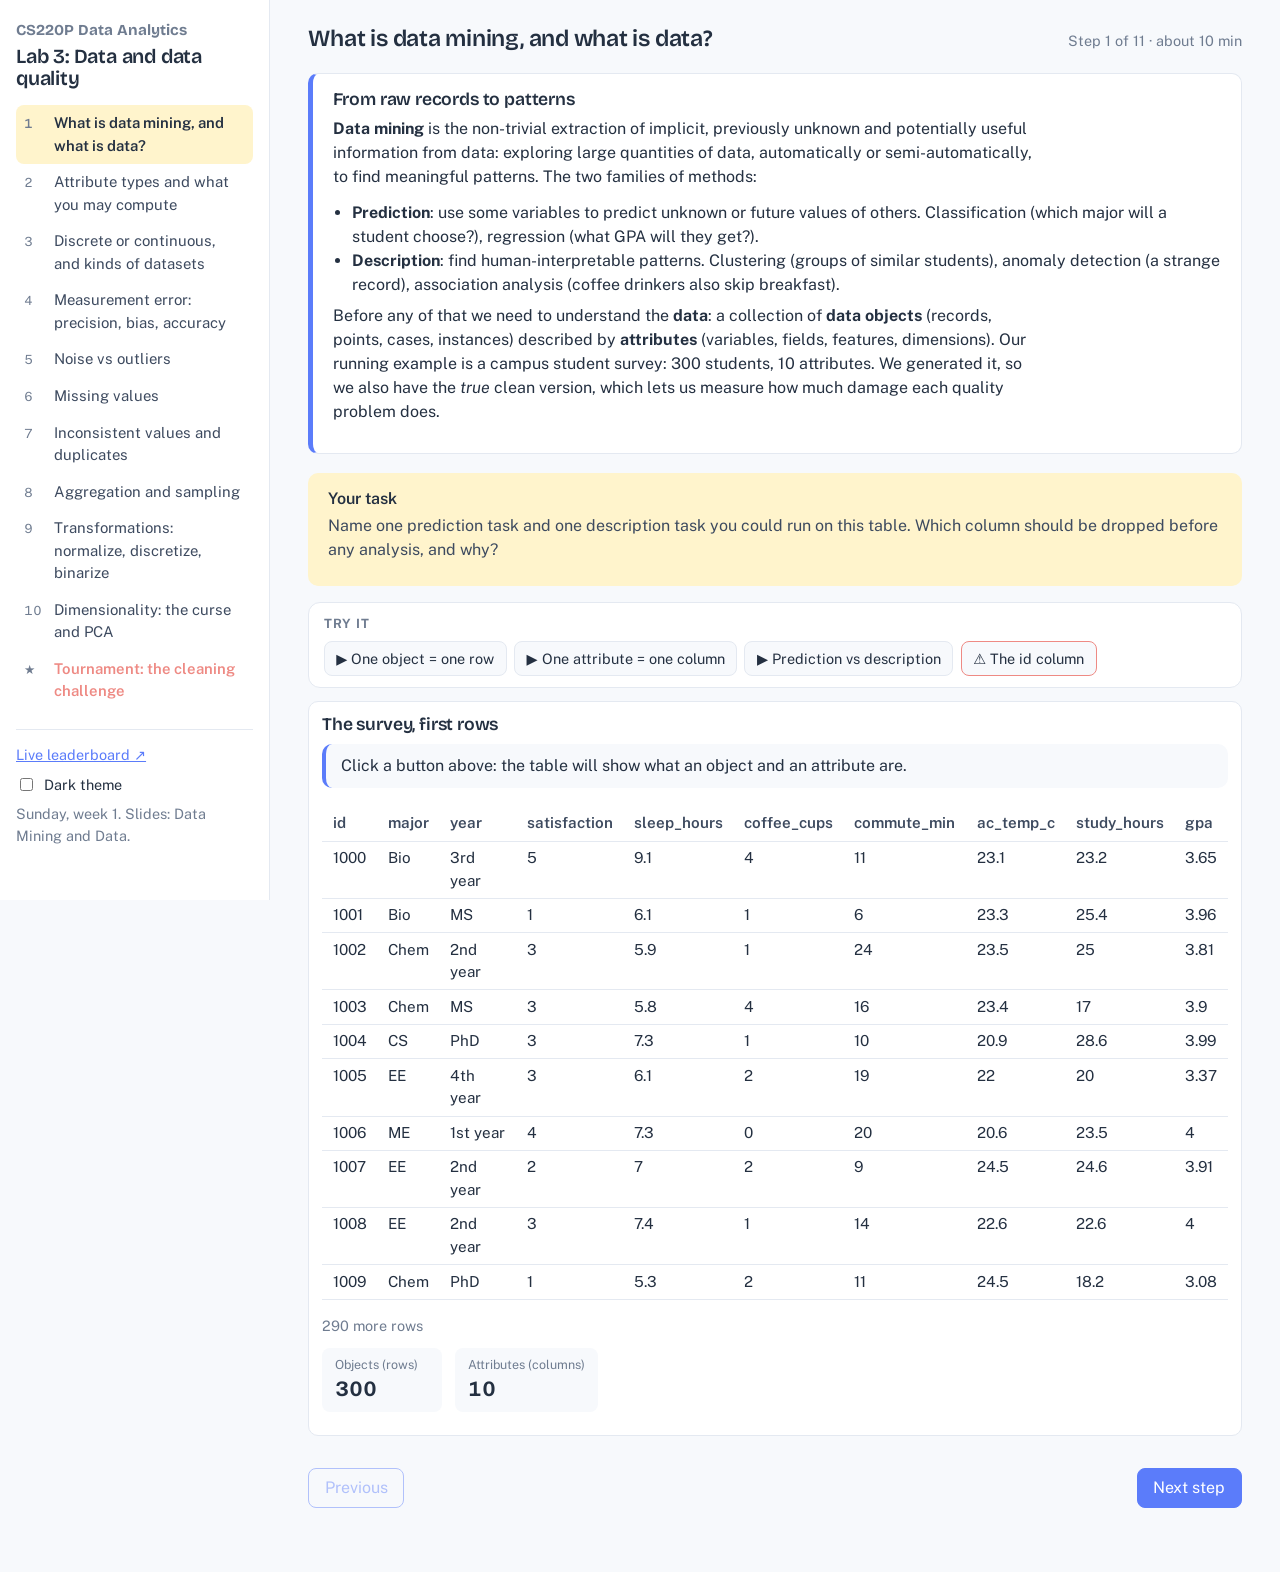
<file: cs220p_site/lab3.html>
<!DOCTYPE html>
<html lang="en">
<head>
<meta charset="utf-8">
<meta name="viewport" content="width=device-width, initial-scale=1, viewport-fit=cover">
<title>CS220P Lab 3: Data and data quality</title>
<link rel="preconnect" href="https://fonts.googleapis.com">
<link href="https://fonts.googleapis.com/css2?family=Bricolage+Grotesque:opsz,wght@12..96,500;12..96,700&family=Public+Sans:ital,wght@0,400;0,600;0,700;1,400&display=swap" rel="stylesheet">
<link rel="stylesheet" href="lab.css">
</head>
<body>
<script src="lab.js"></script>
<script>
window.LAB_TASKS = {
intro: `Name one prediction task and one description task you could run on this table. Which column should be dropped before any analysis, and why?`,
types: `Classify every attribute. For satisfaction and ac_temp_c, write which statistics are allowed and which are not.`,
datasets: `Answer the six questions. Give one example from your phone of record data, graph data and ordered data.`,
measurement: `Set bias 1.0 and noise 0.2, then bias 0 and noise 1.0. Which instrument would you rather own, and what would you do to fix each?`,
outliers: `Inject 20 data-entry errors. Compare mean and median. Try the three detection rules and record how many real students each one flags by mistake.`,
missing: `At 30% missing, compare the four strategies on the estimated mean and the correlation. Then switch on "not at random" and find the strategy that stays closest to the truth (there may be none).`,
duplicates: `Set typo rate 40% and 30 duplicates. Count CS students before and after standardizing and deduplicating. Write one case where deleting a duplicate would be wrong.`,
sampling: `Find the smallest sample size at which the smallest major always has at least 3 students, with and without stratification. Read the error curve: how much does doubling n help?`,
transform: `Apply log to commute_min and describe the histogram change. Discretize sleep into 4 bins both ways and explain which one a decision tree would prefer.`,
dimensions: `Untick centring and describe where PC1 points. Re-tick it, untick normalization, and explain which attribute now dominates PC1 and why.`,
tournament: `Build a cleaning pipeline, practice on the three surveys, then do your single official run and send the code to the TA.`,
};

window.LAB_DEEPER = {
types: `<p>The four levels are Stevens' scales of measurement (1946). A scale is defined by the group of transformations that preserves its information: permutations for nominal, monotone maps for ordinal, affine maps x ↦ ax + b for interval, similarities x ↦ ax for ratio. A statistic is permissible if it is invariant (up to the same transformation) under that group: the mean of an ordinal variable can change its ordering under a monotone relabeling, the median cannot. The practical consequence for the rest of the course: Pearson correlation and k-means assume at least interval data; Spearman's rank correlation and k-medoids work on ordinal data.</p>`,
measurement: `<p>For an estimator X of a true value θ: MSE = E[(X − θ)²] = (E[X] − θ)² + Var(X) = bias² + variance, by adding and subtracting E[X] and noting the cross term vanishes. This decomposition reappears as the bias-variance trade-off of models in the classification lecture. Precision is the inverse of variance; accuracy is the inverse of MSE; a biased but precise instrument can be calibrated, a noisy one can only be averaged (variance falls as 1/n).</p>`,
outliers: `<p>The sample mean has breakdown point 0: one arbitrarily large value moves it arbitrarily; the median has breakdown point 50%. The z-rule is motivated by Chebyshev's inequality, P(|X − μ| ≥ kσ) ≤ 1/k², a distribution-free bound that is loose; for Gaussian data |z| > 3 flags 0.27%. Its weakness is masking: the outlier inflates the sample σ used to detect it. Tukey's fences Q1 − 1.5·IQR and Q3 + 1.5·IQR correspond to ±2.7σ for Gaussian data and are robust because quartiles have breakdown point 25%. In high dimensions use robust covariance (minimum covariance determinant) and Mahalanobis distance (Lab 4).</p>`,
missing: `<p>Rubin's taxonomy: MCAR (missingness independent of everything), MAR (depends only on observed values), MNAR (depends on the missing value itself, our short-sleepers case). Complete-case analysis is unbiased only under MCAR; mean imputation preserves the mean under MCAR but biases variance downward and attenuates correlations, because imputed points have zero residual variance. Regression or multiple imputation (Rubin 1987) draws several plausible values and pools estimates with between-imputation variance. Under MNAR no imputation from the observed data is unbiased without a model of the missingness mechanism; the honest answer is sensitivity analysis.</p>`,
sampling: `<p>The standard error of a sample mean is σ/√n, which is the 1/√n curve on the screen. Stratified sampling with proportional allocation has variance Σ<sub>h</sub> W<sub>h</sub>² σ<sub>h</sub>²/n<sub>h</sub>, never larger than simple random sampling when the strata means differ, and it guarantees coverage of small strata. Sampling without replacement adds the finite population correction (1 − n/N). Progressive sampling detects the plateau of a learning curve; for clustering, the inter-sample distance between two independent samples drops once both are representative.</p>`,
transform: `<p>Standardization is the affine map that gives mean 0 and variance 1; it is a permissible transformation only for interval and ratio scales. The log transform is variance-stabilizing for multiplicative noise and turns lognormal commute times into Gaussian ones. Equal-frequency binning is the quantile transform; entropy-based supervised discretization (Fayyad and Irani 1993) chooses the cut that minimizes the class entropy of the two intervals and stops with an MDL criterion. One-hot encoding embeds m categories in an (m − 1)-dimensional simplex; it is what makes nominal attributes usable by distance-based and linear methods.</p>`,
dimensions: `<p>Distance concentration (Beyer et al. 1999): for i.i.d. coordinates, (max<sub>i</sub> d<sub>i</sub> − min<sub>i</sub> d<sub>i</sub>)/min<sub>i</sub> d<sub>i</sub> → 0 in probability as the dimension grows, so nearest-neighbor queries lose meaning unless the data lies near a low-dimensional manifold. PCA: with the centered data matrix X<sub>c</sub> (n × p), the covariance is X<sub>c</sub>ᵀX<sub>c</sub>/(n − 1) and its eigenvectors are the principal axes; via the SVD X<sub>c</sub> = USVᵀ the axes are the columns of V and the variance along axis j is s<sub>j</sub>²/(n − 1). The proportion of variance explained by the first k components is Σ<sub>j≤k</sub> s<sub>j</sub>² / Σ<sub>j</sub> s<sub>j</sub>². Without centring you decompose X<sup>T</sup>X, whose first eigenvector points at the mean, the trap on the slides; without scaling, the attribute with the largest variance wins. PCA is the best linear reconstruction in the least-squares sense (Eckart-Young); nonlinear alternatives (kernel PCA, t-SNE, UMAP) relax linearity.</p>`,
};

/* Lab 3: Data Mining and Data. Scenario: the campus student survey */
(function () {
  const { h, RNG, fmt, mean, sd, median, range, select, check, metric, canvas, css, quiz, tournament, clamp, tween, sleep, examples, callout, pulse } = Lab;
  const MAJORS = ["CS", "EE", "ME", "Bio", "Chem"];
  const MAJOR_TYPOS = { CS: ["cs", "Comp Sci", "C.S."], EE: ["ee", "Elec Eng", "EE "], ME: ["me", "Mech", "M.E."], Bio: ["bio", "Biology", "BIO"], Chem: ["chem", "Chemistry", "CHEM"] };
  const MAJOR_COLORS = { CS: "#5b7cfa", EE: "#ee8a84", ME: "#3fae8a", Bio: "#d9a520", Chem: "#9b6bd6" };
  const YEARS = ["1st year", "2nd year", "3rd year", "4th year", "MS", "PhD"];
  const COLS = ["id", "major", "year", "satisfaction", "sleep_hours", "coffee_cups", "commute_min", "ac_temp_c", "study_hours", "gpa"];

  function clean(seed, n = 300) {
    const rng = RNG(seed); const rows = [];
    for (let i = 0; i < n; i++) {
      const major = MAJORS[Math.min(4, Math.floor(rng() * 5))];
      const study = clamp(rng.normal(20 + MAJORS.indexOf(major) * 1.2, 6), 2, 45);
      const sleep = clamp(rng.normal(6.8 - MAJORS.indexOf(major) * 0.15, 1.0), 3.5, 10);
      const gpa = clamp(2.1 + 0.07 * study + 0.05 * (sleep - 6.8) + rng.normal(0, 0.3), 1.5, 4.0);
      let coffee = 0; { const L = Math.exp(-2.2); let p = 1; while ((p *= rng()) > L) coffee++; }
      const commute = Math.exp(rng.normal(Math.log(14), 0.6));
      const temp = rng.normal(22.5, 1.4);
      const sat = clamp(Math.round(2.5 + 0.6 * (sleep - 6.8) + rng.normal(0, 0.9)), 1, 5);
      rows.push({ id: 1000 + i, major, year: YEARS[Math.min(5, Math.floor(rng() * 6))], satisfaction: sat, sleep_hours: +sleep.toFixed(1), coffee_cups: coffee, commute_min: +commute.toFixed(0), ac_temp_c: +temp.toFixed(1), study_hours: +study.toFixed(1), gpa: +gpa.toFixed(2) });
    }
    return rows;
  }
  /* inject quality problems. p: {missing, missingBiased, outliers, typos, duplicates, noise} */
  function messy(rows, p, seed) {
    const rng = RNG(seed + 77); let out = rows.map((r) => ({ ...r }));
    out.forEach((r) => {
      let pm = p.missing; if (p.missingBiased) pm = r.sleep_hours < 6 ? p.missing * 2.5 : p.missing * 0.4;
      if (rng() < pm) r.sleep_hours = null; if (rng() < p.missing) r.commute_min = null;
      if (p.noise > 0) r.study_hours = +(r.study_hours + rng.normal(0, p.noise)).toFixed(1);
      if (rng() < p.typos) { const v = MAJOR_TYPOS[r.major]; r.major = v[rng.int(v.length)]; }
    });
    for (let k = 0; k < p.outliers; k++) { const r = out[rng.int(out.length)]; const kind = rng.int(3); if (kind === 0) r.sleep_hours = 60 + rng.int(25); else if (kind === 1) r.coffee_cups = 30 + rng.int(40); else r.commute_min = 900 + rng.int(600); }
    for (let k = 0; k < p.duplicates; k++) { const r = out[rng.int(rows.length)]; const d = { ...r }; if (rng() < 0.5 && d.commute_min != null) d.commute_min += 1; out.push(d); }
    return out;
  }
  const canon = (m) => { if (m == null) return m; const t = String(m).trim().toLowerCase().replace(/[^a-z]/g, ""); if (t.startsWith("c") && t.includes("s") && !t.startsWith("ch")) return "CS"; if (t.startsWith("e")) return "EE"; if (t.startsWith("m")) return "ME"; if (t.startsWith("b")) return "Bio"; if (t.startsWith("ch")) return "Chem"; return m; };
  const col = (rows, k) => rows.map((r) => r[k]).filter((v) => v != null && !isNaN(v));
  /* Pearson correlation of the rows where both values exist; NaN when it is not defined (fewer than 2 pairs, or zero variance) */
  const corr = (rows, a, b) => { const xs = [], ys = []; rows.forEach((r) => { if (r[a] != null && r[b] != null) { xs.push(r[a]); ys.push(r[b]); } }); if (xs.length < 2) return NaN; const mx = mean(xs), my = mean(ys); let sxy = 0, sxx = 0, syy = 0; xs.forEach((x, i) => { sxy += (x - mx) * (ys[i] - my); sxx += (x - mx) ** 2; syy += (ys[i] - my) ** 2; }); return sxx * syy > 0 ? sxy / Math.sqrt(sxx * syy) : NaN; };
  /* Lab.mean of an empty list is 0; for statistics shown to students an empty list must give "undefined" */
  const avg = (a) => (a.length ? mean(a) : NaN);
  /* make leading and trailing spaces visible ("EE " → "EE␣"); inner spaces are normal text */
  const vis = (s) => String(s).replace(/^ +| +$/g, (m) => "␣".repeat(m.length));
  /* axis tick label without a stray "-0" */
  const tick = (x, d) => { const s = fmt(x, d); return s === "-0" ? "0" : s; };
  const tint = (c, p) => `color-mix(in srgb, ${c.startsWith("#") ? c : `var(${c})`} ${p}%, transparent)`;

  /* animation helpers */
  /* lerp: numbers glide, arrays and objects of the same shape glide element-wise, everything else (strings, NaN, shape changes) switches to the target */
  function lerp(a, b, t) {
    if (typeof a === "number" && typeof b === "number") return isFinite(a) && isFinite(b) ? a + (b - a) * t : b;
    if (Array.isArray(a) && Array.isArray(b)) return a.length === b.length ? b.map((x, i) => lerp(a[i], x, t)) : b;
    if (a && b && typeof a === "object" && typeof b === "object" && !Array.isArray(a) && !Array.isArray(b)) { const o = {}; for (const k in b) o[k] = k in a ? lerp(a[k], b[k], t) : b[k]; return o; }
    return b;
  }
  /* morpher(draw): returns go(target, {ms, instant}); each call glides the drawn state from wherever it is now to target; a newer call takes over an older one */
  function morpher(draw, ms = 450) {
    let cur = null, gen = 0;
    return (target, o = {}) => {
      const g = ++gen, from = cur;
      if (!from || o.instant) { cur = target; draw(target); return Promise.resolve(); }
      return tween(o.ms || ms, (t) => { if (g !== gen) return; cur = lerp(from, target, t); draw(cur); });
    };
  }
  /* metricsBox: a row of metrics whose numbers count to their new values; non-finite numbers show "undefined" */
  function metricsBox() {
    const el = h("div", { class: "metrics" }); let keys = "", els = [], gen = 0; const vals = {};
    el.update = (items) => {
      const k = items.map((it) => it.k).join("|");
      if (k !== keys) { keys = k; el.innerHTML = ""; els = items.map((it) => { const m = metric(it.k, ""); el.append(m); return m; }); }
      const g = ++gen, anims = [];
      items.forEach((it, i) => {
        const m = els[i], v = m.querySelector(".v"), d = it.d ?? 2, u = it.u || "", old = vals[it.k];
        m.className = "metric " + (it.cls || "");
        if (typeof it.v === "number" && isFinite(it.v)) {
          vals[it.k] = it.v;
          if (typeof old === "number" && Math.abs(old - it.v) > 1e-12) anims.push([v, old, it.v, d, u]); else v.textContent = fmt(it.v, d) + u;
        } else { vals[it.k] = null; v.textContent = typeof it.v === "number" ? "undefined" : it.v; }
      });
      if (anims.length) tween(350, (t) => { if (g !== gen) return; anims.forEach(([v, a, b, d, u]) => (v.textContent = fmt(a + (b - a) * t, d) + u)); });
    };
    return el;
  }
  /* statusBox: one callout that only re-renders when its message changes (no flicker while a slider glides) */
  function statusBox() {
    const el = h("div"); let last = "";
    el.set = (html, kind = "edge") => { const key = html ? kind + html : ""; if (key === last) return; last = key; el.innerHTML = ""; if (html) el.append(callout(html, kind)); };
    return el;
  }

  /* drawing helpers */
  function histState(values, o = {}) {
    const v = values.filter((x) => x != null && isFinite(x));
    let lo = o.min ?? (v.length ? Math.min(...v) : 0), hi = o.max ?? (v.length ? Math.max(...v) : 1);
    if (hi - lo < 1e-9) { lo -= 1; hi += 1; }
    const nb = o.bins ?? 30, bins = new Array(nb).fill(0);
    v.forEach((x) => bins[clamp(Math.floor(((x - lo) / (hi - lo)) * nb), 0, nb - 1)]++);
    return { lo, hi, bins, lines: o.lines || [], title: o.title || "", binColors: o.binColors || null, empty: v.length ? "" : o.emptyMsg || "No values to plot." };
  }
  function drawHist(cv, st, box) {
    const ctx = cv.getContext("2d"), bx = box || { x: 0, y: 0, w: cv.width, h: cv.height };
    if (!box) ctx.clearRect(0, 0, cv.width, cv.height);
    const L = bx.x + 40, R = bx.x + bx.w - 10, T = bx.y + 18, B = bx.y + bx.h - 26, lo = st.lo, hi = st.hi, nb = st.bins.length;
    const bmax = Math.max(1, ...st.bins), X = (x) => L + ((x - lo) / (hi - lo)) * (R - L), Y = (c) => T + (1 - c / bmax) * (B - T), bw = (R - L) / nb;
    st.bins.forEach((c, i) => { if (c < 0.02) return; ctx.fillStyle = (st.binColors && st.binColors[i]) || css("--lagoon"); ctx.fillRect(L + i * bw + 1, Y(c), Math.max(1, bw - 2), Y(0) - Y(c)); });
    ctx.strokeStyle = css("--line"); ctx.lineWidth = 1; ctx.beginPath(); ctx.moveTo(L, B + 0.5); ctx.lineTo(R, B + 0.5); ctx.stroke();
    ctx.font = "12px Public Sans"; ctx.fillStyle = css("--muted"); ctx.textAlign = "center";
    for (let g = 0; g <= 5; g++) { const x = lo + (g / 5) * (hi - lo); ctx.fillText(tick(x, hi - lo < 3 ? 2 : 1), X(x), B + 16); }
    ctx.textAlign = "left";
    (st.lines || []).forEach((ln) => {
      if (!isFinite(ln.x) || ln.x < lo - 1e-9 || ln.x > hi + 1e-9) return;
      ctx.strokeStyle = ln.color; ctx.setLineDash(ln.dash || []); ctx.lineWidth = 2; ctx.beginPath(); ctx.moveTo(X(ln.x), T); ctx.lineTo(X(ln.x), B); ctx.stroke(); ctx.setLineDash([]);
      ctx.fillStyle = ln.color; const right = X(ln.x) > R - 110; ctx.textAlign = right ? "right" : "left"; ctx.fillText(ln.label || "", X(ln.x) + (right ? -4 : 4), T + 12 + (ln.dy || 0)); ctx.textAlign = "left";
    });
    if (st.title) { ctx.fillStyle = css("--ink"); ctx.fillText(st.title, L, bx.y + 12); }
    if (st.empty) { ctx.fillStyle = css("--coral"); ctx.textAlign = "center"; ctx.fillText(st.empty, (L + R) / 2, (T + B) / 2); ctx.textAlign = "left"; }
    return { X, Y };
  }
  function table(rows, cols, limit = 12) {
    const t = h("table", {}, h("tr", {}, ...cols.map((c) => h("th", {}, c))));
    rows.slice(0, limit).forEach((r) => t.append(h("tr", {}, ...cols.map((c) => h("td", { style: r[c] == null ? "color:var(--coral)" : "" }, r[c] == null ? "missing" : r[c])))));
    return h("div", { class: "wide" }, t, rows.length > limit ? h("p", { class: "note" }, `${rows.length - limit} more rows`) : null);
  }
  function lineChart(cv, series, opts = {}) {
    const ctx = cv.getContext("2d"), W = cv.width, H = cv.height; ctx.clearRect(0, 0, W, H);
    const pad = { l: 44, r: 12, t: 22, b: 28 }; const xs = series.flatMap((s) => s.pts.map((p) => p[0])), ys = series.flatMap((s) => s.pts.map((p) => p[1]));
    const xlo = opts.xmin ?? Math.min(...xs), xhi = opts.xmax ?? Math.max(...xs), ylo = opts.ymin ?? Math.min(...ys), yhi = opts.ymax ?? Math.max(...ys);
    const X = (x) => pad.l + ((x - xlo) / (xhi - xlo || 1)) * (W - pad.l - pad.r), Y = (y) => pad.t + (1 - (y - ylo) / (yhi - ylo || 1)) * (H - pad.t - pad.b);
    ctx.font = "12px Public Sans"; ctx.fillStyle = css("--muted"); for (let g = 0; g <= 4; g++) { const y = ylo + (g / 4) * (yhi - ylo); ctx.fillText(tick(y, 2), 4, Y(y) + 4); } for (let g = 0; g <= 4; g++) { const x = xlo + (g / 4) * (xhi - xlo); ctx.fillText(tick(x, 0), X(x) - 8, H - 8); }
    ctx.textAlign = "right"; ctx.fillText(opts.xlabel || "", W - pad.r, H - pad.b - 6); ctx.textAlign = "left";
    series.forEach((s, j) => { ctx.strokeStyle = s.color; ctx.lineWidth = 2; ctx.beginPath(); s.pts.forEach((p, i) => (i ? ctx.lineTo(X(p[0]), Y(p[1])) : ctx.moveTo(X(p[0]), Y(p[1])))); ctx.stroke(); ctx.fillStyle = s.color; ctx.fillRect(pad.l + j * 150, 6, 10, 10); ctx.fillStyle = css("--ink"); ctx.fillText(s.name, pad.l + 14 + j * 150, 15); });
    if (opts.marker && isFinite(opts.marker.x) && isFinite(opts.marker.y)) {
      const m = opts.marker; ctx.strokeStyle = css("--lagoon"); ctx.setLineDash([4, 3]); ctx.lineWidth = 1.5; ctx.beginPath(); ctx.moveTo(X(m.x), pad.t); ctx.lineTo(X(m.x), H - pad.b); ctx.stroke(); ctx.setLineDash([]);
      ctx.fillStyle = css("--lagoon"); ctx.beginPath(); ctx.arc(X(m.x), Y(m.y), 6, 0, 7); ctx.fill();
      const right = X(m.x) > W - 160, ly = Y(m.y) - 8 < pad.t + 16 ? Y(m.y) + 20 : Y(m.y) - 8; ctx.textAlign = right ? "right" : "left"; ctx.fillText(m.label || "", X(m.x) + (right ? -10 : 10), ly); ctx.textAlign = "left";
    }
    return { X, Y };
  }

  const CLEAN = clean(1);
  const steps = [];

  steps.push({
    id: "intro", title: "What is data mining, and what is data?", time: 10,
    theory: `<h3>From raw records to patterns</h3>
      <p><b>Data mining</b> is the non-trivial extraction of implicit, previously unknown and potentially useful information from data: exploring large quantities of data, automatically or semi-automatically, to find meaningful patterns. The two families of methods:</p>
      <ul><li><b>Prediction</b>: use some variables to predict unknown or future values of others. Classification (which major will a student choose?), regression (what GPA will they get?).</li>
      <li><b>Description</b>: find human-interpretable patterns. Clustering (groups of similar students), anomaly detection (a strange record), association analysis (coffee drinkers also skip breakfast).</li></ul>
      <p>Before any of that we need to understand the <b>data</b>: a collection of <b>data objects</b> (records, points, cases, instances) described by <b>attributes</b> (variables, fields, features, dimensions). Our running example is a campus student survey: 300 students, 10 attributes. We generated it, so we also have the <i>true</i> clean version, which lets us measure how much damage each quality problem does.</p>`,
    ask: `<div class='a'>Click "One object = one row" and "One attribute = one column" first, then ask for one prediction task and one description task on this table ("Prediction vs description" shows one of each). Ask which attribute is the object identifier and whether it carries information before clicking the edge case: 300 distinct ids for 300 students, so it identifies and describes nothing. Removing it is feature selection.</div>`,
    mount() {
      const SHOW = 10;
      const head = COLS.map((c) => h("th", {}, c));
      const rowEls = CLEAN.slice(0, SHOW).map((r) => h("tr", {}, ...COLS.map((c) => h("td", {}, r[c]))));
      const cells = rowEls.map((tr) => [...tr.children]);
      const all = [...head, ...cells.flat()];
      all.forEach((td) => (td.style.transition = "background .25s, opacity .4s"));
      const info = h("div", { class: "callout info" }, "Click a button above: the table will show what an object and an attribute are.");
      const mb = metricsBox();
      const showMetrics = (attrs = COLS.length) => mb.update([{ k: "Objects (rows)", v: CLEAN.length, d: 0 }, { k: "Attributes (columns)", v: attrs, d: 0 }]);
      const reset = () => { all.forEach((td) => { td.style.background = ""; td.style.opacity = ""; }); showMetrics(); };
      showMetrics();
      const ex = examples([
        { label: "One object = one row", kind: "example", note: "The highlight walks down the table. Each row is one student: one <b>data object</b> (record, case, instance), described by the same 10 attributes.", run: async () => {
          reset();
          for (let i = 0; i < SHOW; i++) {
            if (i) cells[i - 1].forEach((td) => (td.style.background = ""));
            cells[i].forEach((td) => (td.style.background = tint("--lagoon", 25)));
            const r = CLEAN[i]; info.innerHTML = `Object ${i + 1} of ${CLEAN.length}: student ${r.id}, ${r.major}, ${r.year}, sleeps ${r.sleep_hours} h, GPA ${r.gpa}.`;
            await sleep(420);
          }
        } },
        { label: "One attribute = one column", kind: "example", note: "The column sleep_hours lights up cell by cell. An <b>attribute</b> is one property measured on every object; its values across all 300 students form a variable.", run: async () => {
          reset(); const j = COLS.indexOf("sleep_hours"); head[j].style.background = tint("--mint-2", 40);
          for (let i = 0; i < SHOW; i++) { cells[i][j].style.background = tint("--mint-2", 25); await sleep(150); }
          const v = col(CLEAN, "sleep_hours"), lo = Math.min(...v), hi = Math.max(...v);
          await tween(1000, (t) => (info.innerHTML = `Attribute <b>sleep_hours</b>: ${fmt(v.length * t, 0)} values counted.`));
          info.innerHTML = `Attribute <b>sleep_hours</b>: ${v.length} values, from ${fmt(lo, 1)} to ${fmt(hi, 1)} h, mean ${fmt(mean(v), 2)} h.`;
        } },
        { label: "Prediction vs description", kind: "example", note: "First the inputs (blue) and the target (red) of a <b>prediction</b> task light up; then the rows are colored by group, which is what a <b>description</b> task looks for.", run: async () => {
          reset(); const g = COLS.indexOf("gpa");
          for (let j = 1; j < COLS.length; j++) { if (j === g) continue; head[j].style.background = tint("--lagoon", 30); cells.forEach((row) => (row[j].style.background = tint("--lagoon", 12))); await sleep(140); }
          head[g].style.background = tint("--coral", 55); cells.forEach((row) => (row[g].style.background = tint("--coral", 35)));
          info.innerHTML = "<b>Prediction</b>: the blue attributes are the inputs, the red one (gpa) is the target. Predicting a number is regression.";
          await sleep(2200); reset();
          for (let i = 0; i < SHOW; i++) { cells[i].forEach((td) => (td.style.background = tint(MAJOR_COLORS[CLEAN[i].major], 22))); await sleep(120); }
          info.innerHTML = "<b>Description</b>: no target. Here the rows are grouped by major; clustering would find groups like these on its own.";
        } },
        { label: "The id column", kind: "edge", note: "Every value in this column is different. The counter checks how many distinct ids there are, then the column fades out.", run: async () => {
          reset(); head[0].style.background = tint("--coral", 45); cells.forEach((r) => (r[0].style.background = tint("--coral", 22)));
          const ids = new Set(CLEAN.map((r) => r.id));
          await tween(1100, (t) => (info.innerHTML = `Distinct ids: <b>${fmt(ids.size * t, 0)}</b> for ${CLEAN.length} objects.`));
          info.innerHTML = `Distinct ids: <b>${ids.size}</b> for ${CLEAN.length} objects. Every value is unique, so the id identifies a student but describes nothing. Its mean (${fmt(mean(CLEAN.map((r) => r.id)), 1)}) can be computed and means nothing.`;
          await sleep(2000);
          await tween(800, (t) => [head[0], ...cells.map((r) => r[0])].forEach((td) => (td.style.opacity = String(1 - 0.75 * t))));
          showMetrics(COLS.length - 1);
          info.innerHTML += ` Dropped: ${COLS.length - 1} attributes left. Removing an attribute is <b>feature selection</b>.`;
        } },
      ]);
      return h("div", {}, ex, h("div", { class: "stage" }, h("h3", { style: "margin-top:0" }, "The survey, first rows"), info, h("div", { class: "wide" }, h("table", {}, h("tr", {}, ...head), ...rowEls)), h("p", { class: "note" }, `${CLEAN.length - SHOW} more rows`), mb));
    },
  });

  steps.push({
    id: "types", title: "Attribute types and what you may compute", time: 15,
    theory: `<h3>Nominal, ordinal, interval, ratio</h3>
      <p>The type of an attribute is defined by which operations make sense on its values:</p>
      <table><tr><th>Type</th><th>Operations that make sense</th><th>Allowed statistics</th><th>Example</th></tr>
      <tr><td>Nominal</td><td>= ≠ (distinctness)</td><td>mode, entropy, contingency tables</td><td>major, zip code, ID</td></tr>
      <tr><td>Ordinal</td><td>= ≠ &lt; &gt; (order)</td><td>median, percentiles, rank correlation</td><td>satisfaction 1 to 5, year of study, grades</td></tr>
      <tr><td>Interval</td><td>+ − (differences are meaningful)</td><td>mean, standard deviation, Pearson correlation</td><td>temperature in °C, calendar dates</td></tr>
      <tr><td>Ratio</td><td>× ÷ (a true zero, ratios are meaningful)</td><td>geometric mean, percent variation</td><td>hours, counts, money, Kelvin, age</td></tr></table>
      <p>Attribute <i>values</i> are not the attribute: ID and age are both integers, but "the mean ID" is meaningless. Is 20 °C twice as warm as 10 °C? No: Celsius has no true zero. 20 K is twice 10 K.</p>
      <p>The test for a type: apply a transformation that keeps the information (relabel, rescale, shift) and see which statements survive. The scale lab below does exactly that, step by step.</p>`,
    ask: `<div class='a'>Run "Hours to minutes", "°C to °F" and "Relabel satisfaction" in that order and ask before each run which number on screen will stay fixed. Common mistakes: satisfaction 1 to 5 treated as ratio ("4 is twice as satisfied as 2", no). AC temperature in °C is interval, not ratio: the Kelvin edge case drops the ratio 24 ÷ 12 from 2 to 1.04. coffee_cups is a ratio attribute that is also discrete (a count). Year of study is ordinal, not nominal. Then let them do the quiz.</div>`,
    mount() {
      const SC = {
        ratio: { label: "sleep_hours: hours to minutes (× 60)", rows: [[{ n: "Ana", x: 4 }, { n: "Ben", x: 8 }]], f: (x) => 60 * x, zero: true, unit: "hours → minutes",
          stats: ([[a, b]]) => [{ k: "Ben ÷ Ana", v: b / a, cls: "good" }, { k: "Ben − Ana", v: b - a, d: 1 }] },
        fahr: { label: "ac_temp_c: °C to °F (1.8 x + 32)", rows: [[{ n: "12 °C", x: 12 }, { n: "18 °C", x: 18 }, { n: "24 °C", x: 24 }]], f: (x) => 1.8 * x + 32, zero: true, unit: "°C → °F",
          stats: ([[a, b, c]]) => [{ k: "24 ÷ 12 (ratio)", v: c / a, cls: Math.abs(c / a - 2) < 0.01 ? "good" : "bad" }, { k: "(24 − 18) ÷ (18 − 12)", v: (c - b) / (b - a), cls: "good" }] },
        kelvin: { label: "ac_temp_c: °C to K (x + 273.15)", rows: [[{ n: "12 °C", x: 12 }, { n: "18 °C", x: 18 }, { n: "24 °C", x: 24 }]], f: (x) => x + 273.15, zero: true, unit: "°C → K",
          stats: ([[a, b, c]]) => [{ k: "24 ÷ 12 (ratio)", v: c / a, cls: Math.abs(c / a - 2) < 0.01 ? "good" : "bad" }, { k: "(24 − 18) ÷ (18 − 12)", v: (c - b) / (b - a), cls: "good" }] },
        ordinal: { label: "satisfaction: relabel 4 → 10, 5 → 11", rows: [[2, 3, 3, 3, 4].map((x) => ({ n: "", x })), [1, 1, 4, 4, 4].map((x) => ({ n: "", x }))], names: ["Group A", "Group B"], f: (x) => ({ 1: 1, 2: 2, 3: 3, 4: 10, 5: 11 })[x], zero: false, unit: "answer codes", centers: true,
          stats: ([A, B]) => { const mA = mean(A), mB = mean(B), dA = median(A), dB = median(B); return [{ k: "Mean A", v: mA }, { k: "Mean B", v: mB }, { k: "Mean says", v: mA > mB ? "A happier" : "B happier", cls: mA > mB ? "good" : "bad" }, { k: "Median A", v: dA }, { k: "Median B", v: dB }, { k: "Median says", v: dA > dB ? "A happier" : "B happier", cls: "good" }]; } },
        nominal: { label: "major stored as codes 1 to 5: shuffle the codes", rows: [["CS", "CS", "CS", "Bio", "Chem", "EE"].map((m) => ({ n: m, x: MAJORS.indexOf(m) + 1 }))], f: (x) => [5, 1, 4, 2, 3][x - 1], zero: false, unit: "codes", centers: true, nominal: true,
          stats: ([R]) => { const m = mean(R); return [{ k: "Mean code", v: m, cls: Math.abs(m - 14 / 6) < 0.01 ? "" : "bad" }, { k: "Mode", v: "CS", cls: "good" }]; } },
      };
      let key = "ratio", t = 0;
      const cv = canvas(760, 230), mb = metricsBox(), status = statusBox();
      function draw() {
        const sc = SC[key], T = (x) => (1 - t) * x + t * sc.f(x);
        const R = sc.rows.map((row) => row.map((p) => T(p.x)));
        const ctx = cv.getContext("2d"), W = cv.width, H = cv.height; ctx.clearRect(0, 0, W, H);
        const allv = R.flat().concat(sc.zero ? [0, T(0)] : []); let lo = Math.min(...allv), hi = Math.max(...allv); const span = hi - lo || 1; lo -= span * 0.08; hi += span * 0.08;
        const L = 90, Rt = W - 20, X = (x) => L + ((x - lo) / (hi - lo)) * (Rt - L);
        ctx.font = "12px Public Sans"; ctx.fillStyle = css("--ink"); ctx.fillText(`${sc.label}: ${fmt(100 * t, 0)}% applied (${sc.unit})`, 10, 16);
        R.forEach((vals, r) => {
          const y = sc.rows.length === 1 ? 130 : 85 + r * 95;
          ctx.strokeStyle = css("--muted"); ctx.lineWidth = 1.5; ctx.beginPath(); ctx.moveTo(L, y); ctx.lineTo(Rt, y); ctx.stroke();
          ctx.fillStyle = css("--muted"); ctx.textAlign = "center"; for (let g = 0; g <= 6; g++) { const x = lo + (g / 6) * (hi - lo); ctx.fillRect(X(x) - 0.5, y - 3, 1, 6); ctx.fillText(tick(x, hi - lo < 20 ? 1 : 0), X(x), y + 18); }
          ctx.textAlign = "left"; if (sc.names) { ctx.fillStyle = css("--ink"); ctx.fillText(sc.names[r], 8, y + 4); }
          const seen = {}, stackOf = vals.map((x) => { const kx = fmt(x, 3); return [kx, (seen[kx] = (seen[kx] || 0) + 1) - 1]; });
          vals.forEach((x, i) => {
            const [kx, stack] = stackOf[i], py = y - 14 - stack * 20;
            ctx.fillStyle = sc.nominal ? MAJOR_COLORS[sc.rows[r][i].n] : css("--lagoon"); ctx.beginPath(); ctx.arc(X(x), py, 8, 0, 7); ctx.fill();
            const name = sc.rows[r][i].n;
            if (name && stack === seen[kx] - 1) { ctx.fillStyle = css("--ink"); ctx.textAlign = "center"; ctx.fillText(sc.nominal ? (seen[kx] > 1 ? `${name} ×${seen[kx]}` : name) + ` (code ${fmt(x, 1)})` : `${name}: ${fmt(x, 1)}`, X(x), py - 13); ctx.textAlign = "left"; }
          });
          if (sc.centers) {
            const m = mean(vals), md = median(vals);
            ctx.fillStyle = css("--coral"); ctx.beginPath(); ctx.moveTo(X(m), y + 26); ctx.lineTo(X(m) - 6, y + 36); ctx.lineTo(X(m) + 6, y + 36); ctx.fill(); ctx.fillText("mean", X(m) + 8, y + 36);
            if (!sc.nominal) { ctx.fillStyle = css("--mint-2"); ctx.beginPath(); ctx.moveTo(X(md), y + 26); ctx.lineTo(X(md) - 6, y + 36); ctx.lineTo(X(md) + 6, y + 36); ctx.fill(); ctx.fillText("median", X(md) - 50, y + 36); }
          }
          if (sc.zero) {
            ctx.strokeStyle = css("--mint-2"); ctx.setLineDash([4, 3]); ctx.lineWidth = 1.5; ctx.beginPath(); ctx.moveTo(X(0), y - 60); ctx.lineTo(X(0), y + 8); ctx.stroke();
            ctx.strokeStyle = css("--coral"); ctx.beginPath(); ctx.moveTo(X(T(0)), y - 60); ctx.lineTo(X(T(0)), y + 8); ctx.stroke(); ctx.setLineDash([]);
            ctx.fillStyle = css("--mint-2"); ctx.fillText("0 on the new scale", X(0) + 4, y - 64);
            if (Math.abs(T(0)) > 1e-9) { ctx.fillStyle = css("--coral"); ctx.fillText("old zero", X(T(0)) + 4, y - 50); }
          }
        });
        mb.update(sc.stats(R));
        status.set(key === "kelvin" && t > 0.99 ? "0 °C is a convention (the freezing point of water), not 'no temperature'. On the Kelvin scale, which has a true zero, 24 °C is only 1.04 times 12 °C. Ratios of Celsius values mean nothing." : key === "nominal" && t > 0.99 ? "The codes are labels. After the shuffle the mean code is 3.5 instead of 2.33, with the same students. Only the mode (CS) survives a relabeling, so a nominal attribute allows only =, ≠ and counts." : "", "edge");
      }
      const tCtl = range({ label: "Apply the transformation", min: 0, max: 1, step: 0.01, value: 0, fmt: (v) => fmt(100 * v, 0) + "%", onchange: (v) => { t = v; draw(); } });
      const scSel = select({ label: "Scenario", options: Object.entries(SC).map(([value, s]) => ({ value, label: s.label })), value: key, onchange: (v) => { key = v; t = 0; tCtl.set(0); draw(); } });
      draw();
      const play = async (k) => { scSel.apply(k); await sleep(600); await tCtl.animateTo(1, 2200); await sleep(300); };
      const ex = examples([
        { label: "Hours to minutes", kind: "example", note: "Every value is multiplied by 60 while you watch. <b>Ben ÷ Ana stays 2</b> the whole way and the zero does not move: ratios survive a pure scaling, so sleep_hours is a <b>ratio</b> attribute.", run: () => play("ratio") },
        { label: "°C to °F", kind: "example", note: "The map is 1.8 x + 32: it stretches <i>and</i> shifts, so the zero moves. The ratio 24 ÷ 12 drifts from 2 to 1.4, but the ratio of differences stays 1. On an <b>interval</b> scale only differences carry meaning.", run: () => play("fahr") },
        { label: "Relabel satisfaction", kind: "example", note: "Answers 4 and 5 are relabeled 10 and 11. The order is unchanged, so this is a legal relabeling of an <b>ordinal</b> scale. Watch the 'Mean says' box flip almost at once; the 'Median says' box never changes.", run: () => play("ordinal") },
        { label: "Is 24 °C twice 12 °C?", kind: "edge", note: "Shift to Kelvin, the scale with a true zero. The old zero slides far to the right of the new one, and the ratio collapses from 2 to 1.04.", run: () => play("kelvin") },
        { label: "Numbers that are labels", kind: "edge", note: "Majors stored as codes 1 to 5 look numeric, so software happily averages them. Shuffle the codes: the students fly to new positions, the mean code changes, the mode does not.", run: () => play("nominal") },
      ]);
      const T4 = ["Nominal", "Ordinal", "Interval", "Ratio"];
      const items = [
        { q: "id (student number)", options: T4, answer: "Nominal", why: "Only equality matters; the number is a label." },
        { q: "major", options: T4, answer: "Nominal", why: "No order between CS and Bio." },
        { q: "year (1st year ... PhD)", options: T4, answer: "Ordinal", why: "Ordered, but the gap 1st to 2nd is not comparable to MS to PhD." },
        { q: "satisfaction (1 to 5)", options: T4, answer: "Ordinal", why: "Order yes; differences are not meaningful, so no mean, use the median." },
        { q: "sleep_hours", options: T4, answer: "Ratio", why: "True zero; 8 h is twice 4 h." },
        { q: "coffee_cups", options: T4, answer: "Ratio", why: "A count: ratio, and also discrete." },
        { q: "ac_temp_c (preferred AC temperature, °C)", options: T4, answer: "Interval", why: "Differences are meaningful, ratios are not (no true zero)." },
        { q: "gpa (0 to 4)", options: T4, answer: ["Interval", "Ratio"], why: "Usually treated as interval: the scale is bounded and 0 is not 'no achievement'. Debatable." },
        { q: "Does 'mean satisfaction = 3.4' make sense?", options: ["Yes", "No, use the median"], answer: "No, use the median", why: "Ordinal: the median or percentiles are the right summaries." },
        { q: "Is 24 °C 'twice as warm' as 12 °C?", options: ["Yes", "No"], answer: "No", why: "Interval scale; in Kelvin the ratio is about 1.04." },
        { q: "Which transformation keeps a ratio attribute's meaning?", options: ["new = a × old", "new = a × old + b", "any order-preserving change"], answer: "new = a × old", why: "Feet to meters is a pure scaling. Adding b would move the zero." },
        { q: "Which transformation keeps an interval attribute's meaning?", options: ["new = a × old", "new = a × old + b", "any permutation"], answer: "new = a × old + b", why: "Celsius to Fahrenheit is exactly this." },
      ];
      return h("div", {}, ex, h("div", { class: "lab" }, h("div", { class: "controls" }, scSel, tCtl), h("div", { class: "stage" }, cv, mb, status)), h("h3", {}, "Quiz: classify the survey"), quiz(items));
    },
  });

  steps.push({
    id: "datasets", title: "Discrete or continuous, and kinds of datasets", time: 10,
    theory: `<h3>More ways to describe data</h3>
      <ul><li><b>Discrete</b> attributes have a finite or countable set of values (counts, zip codes, words). <b>Continuous</b> attributes are real numbers (temperature, height), stored as floating point with finite precision.</li>
      <li><b>Asymmetric</b> attributes: only non-zero values matter. Student × course enrollment is 1 for a few courses and 0 for hundreds; two students sharing a 0 tells us nothing.</li>
      <li>Dataset characteristics: <b>dimensionality</b> (number of attributes; many leads to the curse of dimensionality), <b>sparsity</b> (most entries zero, which can be a blessing for storage), <b>resolution</b> (patterns depend on the scale: hourly vs daily).</li>
      <li>Types of datasets: <b>record data</b> (our table; transaction data; a data matrix; a sparse document-term matrix), <b>graph data</b> (social networks, molecules, road maps), <b>ordered data</b> (sequential transactions, sequences without time stamps, time series with temporal autocorrelation, spatial data with spatial autocorrelation).</li></ul>`,
    ask: `<div class='a'>Show the three views with the example buttons, then ask for examples from their own phones: contacts (record), WhatsApp groups (graph), step counter (time series), maps (spatial). Ask which attributes of the survey are discrete (id, major, year, satisfaction, coffee_cups) and which continuous. Before "Two students with no courses", ask how similar two students are who took nothing: simple matching says 100%, Jaccard is 0 ÷ 0. Before "Shuffle the days", ask what changes: mean and sd stay, the lag-1 autocorrelation collapses.</div>`,
    mount() {
      const NS = 12, NC = 40, rngM = RNG(31);
      const perms = Array.from({ length: NS }, () => rngM.shuffle([...Array(NC).keys()]));
      perms[1] = [perms[0][0], ...perms[1].filter((c) => c !== perms[0][0])];
      const NN = 14, rngG = RNG(32);
      const nodes = Array.from({ length: NN }, (_, i) => { const a = (i / NN) * 2 * Math.PI; return [380 + Math.cos(a) * 250 + rngG.normal(0, 16), 140 + Math.sin(a) * 92 + rngG.normal(0, 8)]; });
      const edges = [], seenE = new Set();
      while (edges.length < 24) { const i = rngG.int(NN); let j = (i + 1 + rngG.int(3)) % NN; if (rngG() < 0.3) j = rngG.int(NN); if (i === j) continue; const k = Math.min(i, j) + "-" + Math.max(i, j); if (seenE.has(k)) continue; seenE.add(k); edges.push([i, j]); }
      const rngS = RNG(33); let ar = 0; const STEPS = Array.from({ length: 60 }, () => { ar = 0.85 * ar + rngS.normal(0, 1500); return Math.round(8000 + ar); });
      const PERM = RNG(34).shuffle([...Array(60).keys()]);
      let view = "matrix", k = 3, ek = edges.length, shuffled = false, reveal = 60;
      const cv = canvas(760, 260), mb = metricsBox(), status = statusBox();
      const cellsFor = (kk) => { const c = new Array(NS * NC).fill(0); perms.forEach((p, s) => p.slice(0, kk).forEach((ci) => (c[s * NC + ci] = 1))); return c; };
      const target = () => ({ view, cells: cellsFor(k), ek, pos: STEPS.map((_, i) => (shuffled ? PERM[i] : i)), reveal });
      function drawState(st) {
        const ctx = cv.getContext("2d"), W = cv.width, H = cv.height; ctx.clearRect(0, 0, W, H); ctx.font = "12px Public Sans";
        if (st.view === "matrix") {
          const x0 = 60, y0 = 34, cw = (W - x0 - 10) / NC, ch = 17;
          ctx.fillStyle = css("--ink"); ctx.fillText(`${NS} students × ${NC} courses (filled = enrolled). Outlined: students S1 and S2.`, x0, 16);
          for (let s = 0; s < NS; s++) {
            ctx.fillStyle = s < 2 ? css("--coral") : css("--muted"); ctx.fillText("S" + (s + 1), 20, y0 + s * ch + 12);
            for (let c = 0; c < NC; c++) {
              const a = st.cells[s * NC + c]; ctx.strokeStyle = css("--line"); ctx.strokeRect(x0 + c * cw + 0.5, y0 + s * ch + 0.5, cw - 1, ch - 1);
              if (a > 0.01) { ctx.globalAlpha = a; ctx.fillStyle = css("--lagoon"); ctx.fillRect(x0 + c * cw + 2, y0 + s * ch + 2, cw - 4, ch - 4); ctx.globalAlpha = 1; }
            }
          }
          ctx.strokeStyle = css("--coral"); ctx.lineWidth = 2; ctx.strokeRect(x0 - 1, y0 - 1, NC * cw + 2, 2 * ch + 2); ctx.lineWidth = 1;
        } else if (st.view === "graph") {
          ctx.fillStyle = css("--ink"); ctx.fillText(`Friendships among ${NN} students: nodes and edges, no table rows.`, 10, 16);
          edges.forEach(([i, j], e) => { const a = clamp(st.ek - e, 0, 1); if (a <= 0) return; ctx.globalAlpha = a; ctx.strokeStyle = css("--lagoon"); ctx.lineWidth = 2; ctx.beginPath(); ctx.moveTo(...nodes[i]); ctx.lineTo(...nodes[j]); ctx.stroke(); ctx.globalAlpha = 1; });
          nodes.forEach(([x, y], i) => { ctx.fillStyle = css("--panel"); ctx.strokeStyle = css("--ink-2"); ctx.lineWidth = 1.5; ctx.beginPath(); ctx.arc(x, y, 13, 0, 7); ctx.fill(); ctx.stroke(); ctx.fillStyle = css("--ink"); ctx.textAlign = "center"; ctx.fillText("S" + (i + 1), x, y + 4); ctx.textAlign = "left"; });
        } else {
          const L = 56, R = W - 12, T = 26, B = H - 26, lo = Math.min(...STEPS) - 300, hi = Math.max(...STEPS) + 300;
          const X = (p) => L + (p / 59) * (R - L), Y = (v) => T + (1 - (v - lo) / (hi - lo)) * (B - T);
          ctx.fillStyle = css("--ink"); ctx.fillText("Daily step count, 60 days (color = the real day: blue early, red late)", L, 16);
          ctx.fillStyle = css("--muted"); for (let g = 0; g <= 4; g++) { const v = lo + (g / 4) * (hi - lo); ctx.fillText(fmt(v, 0), 4, Y(v) + 4); } ctx.fillText("position in the series", R - 140, H - 8);
          const shown = STEPS.map((v, i) => [st.pos[i], v, i]).filter((p) => p[0] <= st.reveal + 1e-9).sort((a, b) => a[0] - b[0]);
          ctx.strokeStyle = css("--muted"); ctx.lineWidth = 1; ctx.beginPath(); shown.forEach(([p, v], i) => (i ? ctx.lineTo(X(p), Y(v)) : ctx.moveTo(X(p), Y(v)))); ctx.stroke();
          shown.forEach(([p, v, i]) => { ctx.fillStyle = `hsl(${230 - (i / 59) * 230}, 70%, 60%)`; ctx.beginPath(); ctx.arc(X(p), Y(v), 4, 0, 7); ctx.fill(); });
        }
      }
      const morph = morpher(drawState, 700);
      function stats() {
        if (view === "matrix") {
          const c = cellsFor(k), zeros = c.filter((x) => !x).length, s1 = c.slice(0, NC), s2 = c.slice(NC, 2 * NC);
          let both1 = 0, either = 0, match = 0; for (let i = 0; i < NC; i++) { if (s1[i] && s2[i]) both1++; if (s1[i] || s2[i]) either++; if (s1[i] === s2[i]) match++; }
          const jac = either ? both1 / either : NaN;
          mb.update([{ k: "Cells that are 0", v: (100 * zeros) / c.length, d: 0, u: "%" }, { k: "S1 vs S2: simple matching", v: (100 * match) / NC, d: 0, u: "%" }, { k: "S1 vs S2: Jaccard", v: either ? 100 * jac : NaN, d: 0, u: "%", cls: either ? "" : "bad" }]);
          status.set(either ? "" : "Neither S1 nor S2 takes any course. Simple matching calls them 100% similar because they share 40 zeros. Jaccard divides 0 shared courses by 0 courses taken: 0 ÷ 0 is <b>undefined</b>. For asymmetric attributes, shared zeros are not evidence of similarity.");
        } else if (view === "graph") {
          const E = Math.round(ek), deg = new Array(NN).fill(0); edges.slice(0, E).forEach(([i, j]) => { deg[i]++; deg[j]++; });
          mb.update([{ k: "Nodes", v: NN, d: 0 }, { k: "Edges", v: E, d: 0 }, { k: "Average degree", v: (2 * E) / NN, d: 1 }, { k: "Most friends", v: Math.max(...deg), d: 0 }]);
          status.set("");
        } else {
          const seq = new Array(60); STEPS.forEach((v, i) => (seq[shuffled ? PERM[i] : i] = v)); const m = mean(seq);
          let num = 0, den = 0; seq.forEach((v, i) => { den += (v - m) ** 2; if (i < 59) num += (v - m) * (seq[i + 1] - m); });
          mb.update([{ k: "Mean steps", v: m, d: 0 }, { k: "Std dev", v: sd(seq), d: 0 }, { k: "Lag-1 autocorrelation", v: num / den, d: 2, cls: num / den > 0.5 ? "good" : "bad" }]);
          status.set(shuffled ? "Same 60 values, same mean, same sd: as a set of records nothing changed. But the order was information. Neighboring days are no longer alike, so the autocorrelation collapses." : "", "info");
        }
      }
      function redraw(o = {}) { stats(); return morph(target(), o); }
      const kCtl = range({ label: "Courses per student", min: 0, max: 8, step: 1, value: k, onchange: (v) => { k = v; redraw(); } });
      const eCtl = range({ label: "Friendships drawn", min: 0, max: edges.length, step: 1, value: ek, onchange: (v) => { ek = v; redraw(); } });
      const sCtl = check({ label: "Shuffle the days", value: shuffled, onchange: (v) => { shuffled = v; redraw({ ms: 1300 }); } });
      const vSel = select({ label: "View", options: [{ value: "matrix", label: "Record data: sparse enrollment matrix" }, { value: "graph", label: "Graph data: friendships" }, { value: "series", label: "Ordered data: daily steps" }], value: view, onchange: (v) => { view = v; showCtls(); redraw({ instant: true }); } });
      const showCtls = () => { kCtl.style.display = view === "matrix" ? "" : "none"; eCtl.style.display = view === "graph" ? "" : "none"; sCtl.style.display = view === "series" ? "" : "none"; };
      showCtls(); redraw();
      const ex = examples([
        { label: "Enrollment matrix", kind: "example", note: "Courses fill in as each student enrolls in up to 4 of 40. Even then 90% of the cells are 0: the matrix is <b>sparse</b>, and the 1s are what matter (<b>asymmetric</b> binary attributes). Compare simple matching (counts shared zeros) with Jaccard (ignores them).", run: async () => { vSel.apply("matrix"); kCtl.apply(1); await sleep(700); await kCtl.animateTo(4, 1800); await sleep(500); } },
        { label: "Friendship graph", kind: "example", note: "Edges appear one by one. <b>Graph data</b>: the information is in the links between objects, not in a row of attribute values.", run: async () => { vSel.apply("graph"); eCtl.apply(0); await sleep(500); await eCtl.animateTo(edges.length, 2600); } },
        { label: "Daily steps over time", kind: "example", note: "The series is drawn day by day. <b>Ordered data</b>: neighboring days look alike (temporal autocorrelation), so the order itself is information.", run: async () => { vSel.apply("series"); sCtl.apply(false); reveal = 0; redraw({ instant: true }); await tween(2200, (t) => { reveal = 59 * t; redraw({ instant: true }); }); reveal = 60; redraw({ instant: true }); } },
        { label: "Two students with no courses", kind: "edge", note: "Everybody's courses disappear one at a time until S1 and S2 take nothing. Watch the two similarity boxes at the end.", run: async () => { vSel.apply("matrix"); await sleep(300); await kCtl.animateTo(0, 1800); await sleep(500); } },
        { label: "Shuffle the days", kind: "edge", note: "Every day flies to a random position. The values are identical, only their order changes.", run: async () => { vSel.apply("series"); reveal = 60; if (shuffled) { sCtl.apply(false); await sleep(1400); } sCtl.apply(true); await sleep(1500); } },
      ]);
      return h("div", {}, ex, h("div", { class: "lab" }, h("div", { class: "controls" }, vSel, kCtl, eCtl, sCtl), h("div", { class: "stage" }, cv, mb, status)), h("h3", {}, "Quiz"),
        quiz([
          { q: "coffee_cups", options: ["Discrete", "Continuous"], answer: "Discrete", why: "A count." },
          { q: "sleep_hours", options: ["Discrete", "Continuous"], answer: "Continuous", why: "Any real value, recorded with one decimal." },
          { q: "student × course enrollment matrix", options: ["Symmetric binary", "Asymmetric binary"], answer: "Asymmetric binary", why: "Shared zeros (courses neither took) are not informative." },
          { q: "Friendships between students", options: ["Record data", "Graph data", "Ordered data"], answer: "Graph data", why: "Nodes and edges." },
          { q: "A student's daily step counts for a year", options: ["Record data", "Graph data", "Ordered data"], answer: "Ordered data", why: "Time series: nearby days are correlated (temporal autocorrelation)." },
          { q: "Word counts of 10,000 news articles over 50,000 words", options: ["Dense data matrix", "Sparse data matrix"], answer: "Sparse data matrix", why: "Each article uses a tiny fraction of the vocabulary." },
        ]));
    },
  });

  steps.push({
    id: "measurement", title: "Measurement error: precision, bias, accuracy", time: 10,
    theory: `<h3>Why collected data is never the truth</h3>
      <p>Errors come from the <b>measurement</b> process (a sensor, a questionnaire, a human typing) and from <b>data collection</b> (objects omitted, or included by mistake). Errors can be systematic or random. If we measure the same quantity repeatedly:</p>
      <ul><li><b>Precision</b>: how close repeated measurements are to each other (their standard deviation).</li>
      <li><b>Bias</b>: the systematic gap between the mean of the measurements and the true value.</li>
      <li><b>Accuracy</b>: closeness to the true value, measured by the mean squared error. MSE = bias² + variance.</li></ul>
      <p><b>Noise</b> is the random component of measurement error. Deterministic distortions (a streak in the same place on every photo) are <b>artifacts</b>. Signal processing fights noise; data mining mostly tries to use algorithms that are robust to it.</p>`,
    ask: `<div class='a'>Ask: "A bathroom scale that always reads 2 kg too much: precise or accurate?" (precise, biased; "Precise but biased"). "A scale that varies ±3 kg but averages right?" (unbiased, imprecise; "Unbiased but noisy"). Which is easier to fix? Bias: subtract it ("Calibrate"). Noise can only be averaged ("Average repeated readings": averaging 16 readings cuts the sd from 0.97 to 0.25 h and the MSE from 1.28 to 0.30, while the bias stays near 0.5 h). The zero-noise edge case shows perfect precision (sd 0) with an MSE of exactly bias² = 1.00.</div>`,
    mount() {
      let bias = 0.5, noise = 0.4, reps = 1, shown = 400; const TRUE = 7.0, N = 400, RMAX = 16;
      const rng = RNG(5); const Z = Array.from({ length: N }, () => Array.from({ length: RMAX }, () => [rng.normal(), rng.normal()]));
      const cv = canvas(760, 280), mb = metricsBox(), status = statusBox();
      function shots() { return Z.map((zs) => { let x = 0, y = 0; for (let r = 0; r < reps; r++) { x += zs[r][0]; y += zs[r][1]; } return [TRUE + bias + (noise * x) / reps, (noise * y) / reps]; }); }
      function redraw() {
        const k = clamp(Math.round(shown), 1, N), S = shots().slice(0, k), xs = S.map((p) => p[0]);
        const m = mean(xs), s = sd(xs), mse = mean(xs.map((x) => (x - TRUE) ** 2));
        const ctx = cv.getContext("2d"); ctx.clearRect(0, 0, cv.width, cv.height); ctx.font = "12px Public Sans";
        const cx = 140, cy = 150, PX = 52;
        ctx.save(); ctx.beginPath(); ctx.rect(0, 22, 282, 258); ctx.clip();
        [2.5, 2, 1.5, 1, 0.5].forEach((r, i) => { ctx.fillStyle = i % 2 ? css("--paper") : css("--panel"); ctx.strokeStyle = css("--line"); ctx.beginPath(); ctx.arc(cx, cy, r * PX, 0, 7); ctx.fill(); ctx.stroke(); });
        ctx.globalAlpha = 0.55; ctx.fillStyle = css("--lagoon"); S.forEach(([x, y]) => { ctx.beginPath(); ctx.arc(cx + (x - TRUE) * PX, cy + y * PX, 2.6, 0, 7); ctx.fill(); }); ctx.globalAlpha = 1;
        ctx.strokeStyle = css("--mint-2"); ctx.lineWidth = 2.5; ctx.beginPath(); ctx.moveTo(cx - 9, cy); ctx.lineTo(cx + 9, cy); ctx.moveTo(cx, cy - 9); ctx.lineTo(cx, cy + 9); ctx.stroke();
        ctx.strokeStyle = css("--coral"); ctx.beginPath(); ctx.arc(cx + (m - TRUE) * PX, cy, 7, 0, 7); ctx.stroke(); ctx.lineWidth = 1;
        ctx.restore(); ctx.fillStyle = css("--ink"); ctx.fillText("Target: rings every 0.5 h; + true value, ○ mean", 4, 14);
        drawHist(cv, histState(xs, { min: 4, max: 10, bins: 40, title: `${k} measurements of a student who really sleeps 7.0 h`, lines: [{ x: TRUE, color: css("--mint-2"), label: "true 7.0 h" }, { x: m, color: css("--coral"), label: `mean ${fmt(m, 2)}`, dy: 14, dash: [4, 3] }] }), { x: 290, y: 0, w: 470, h: 280 });
        mb.update([{ k: "Precision (sd)", v: s }, { k: "Bias (mean − true)", v: m - TRUE }, { k: "Accuracy (MSE)", v: mse, d: 3 }, { k: "bias² + variance", v: (m - TRUE) ** 2 + s * s, d: 3 }]);
        status.set(noise > 0 ? "" : Math.abs(bias) < 1e-9 ? "Noise 0 and bias 0: every reading is exactly 7.0 h, MSE 0. A perfect instrument; real ones never get here." : `Noise is 0: all ${k} readings are identical, so the spread is 0, perfect precision. The bias is still ${fmt(bias, 1)} h, so MSE = bias² = ${fmt(bias * bias, 2)}. Precision is not accuracy.`);
      }
      async function fire(ms = 1500) { await tween(ms, (t) => { shown = 1 + (N - 1) * t; redraw(); }); shown = N; redraw(); }
      const bCtl = range({ label: "Bias (systematic error, h)", min: -1.5, max: 1.5, step: 0.1, value: bias, fmt: (v) => v.toFixed(1), onchange: (v) => { bias = v; redraw(); } });
      const nCtl = range({ label: "Noise (random error, sd)", min: 0, max: 1.5, step: 0.05, value: noise, fmt: (v) => v.toFixed(2), onchange: (v) => { noise = v; redraw(); } });
      const rCtl = range({ label: "Readings averaged per measurement", min: 1, max: RMAX, step: 1, value: reps, onchange: (v) => { reps = v; redraw(); } });
      redraw();
      const setup = async (b, n, r = 1) => { await rCtl.animateTo(r, 300); await bCtl.animateTo(b, 700); await nCtl.animateTo(n, 700); };
      const ex = examples([
        { label: "Precise but biased", kind: "example", note: "The sliders move to bias 1.0 and noise 0.2, then 400 readings are fired at the target. They land in a tight cluster, but 1 h to the right of the center: <b>precise, not accurate</b>.", run: async () => { await setup(1.0, 0.2); await fire(); } },
        { label: "Unbiased but noisy", kind: "example", note: "Bias 0, noise 1.0. The readings center on the truth but scatter widely: <b>unbiased, imprecise</b>. Here the MSE is almost all variance.", run: async () => { await setup(0, 1.0); await fire(); } },
        { label: "Calibrate", kind: "example", note: "Start from the biased instrument, then slide the bias back to 0. The whole cloud shifts onto the center while its spread stays the same: subtracting a known bias is a complete fix.", run: async () => { await setup(1.0, 0.2); await fire(900); await sleep(400); await bCtl.animateTo(0, 1800); } },
        { label: "Average repeated readings", kind: "example", note: "Bias 0.5, noise 1.0, then each measurement becomes the mean of 1, 2, ... 16 readings. The cloud shrinks around its own center (the sd falls from 0.97 to 0.25 h, close to the factor √16 = 4), but that center stays about 0.5 h off. Averaging fixes noise, never bias.", run: async () => { await setup(0.5, 1.0, 1); await sleep(400); await rCtl.animateTo(16, 2600); } },
        { label: "Zero noise", kind: "edge", note: "Noise goes to exactly 0 with bias 1.0. All 400 readings land on one point: the histogram is a single bar and the sd is 0.", run: async () => { await setup(1.0, 0); await fire(); } },
      ]);
      return h("div", {}, ex, h("div", { class: "lab" }, h("div", { class: "controls" }, bCtl, nCtl, rCtl), h("div", { class: "stage" }, cv, mb, status)));
    },
  });

  steps.push({
    id: "outliers", title: "Noise vs outliers", time: 15,
    theory: `<h3>Outliers are legitimate, noise is not</h3>
      <p><b>Outliers</b> are data objects or values considerably different from most of the others. They are not noise: a student who really sleeps 4 hours is a real, interesting record (anomaly detection lives on them). But "sleep = 70 hours" is a data-entry error that will wreck any average. Common detection rules:</p>
      <ul><li>z-score: flag |x − mean| &gt; k × sd (fragile: the outlier inflates the sd that is supposed to catch it).</li>
      <li>IQR rule: flag x outside [Q1 − 1.5 IQR, Q3 + 1.5 IQR] (robust: quartiles barely move).</li></ul>
      <p>Watch how the <b>mean</b> runs after the outliers while the <b>median</b> stays put. Robust statistics are the first line of defense.</p>`,
    ask: `<div class='a'>Before "Mean runs, median stays", ask where the mean will end up with 20 injected errors: 7 of them land in sleep_hours and drag the mean from 6.50 to 8.08 h, while the median stays at 6.50. "Masking: the z-rule": the |z| &gt; 3 upper fence runs from 9.45 h to 38.95 h because the errors inflate the sd. The errors (60 h or more) are still caught, but a 30 h error would now hide, and the one real student flagged at 0 errors is no longer flagged. "IQR fences stay put": the fences move from 3.85 to 9.05 h to 3.55 to 9.55 h. Then ask: "Should we delete the student who sleeps 4 h?" No, that is a real value. "An outlier that is a real value" shows |z| &gt; 2 flagging 14 real students with no errors at all. Deleting outliers blindly throws away the anomalies we might be looking for.</div>`,
    mount() {
      let nOut = 5, rule = "z3", constant = false;
      const BASE7 = CLEAN.map((r) => ({ ...r, sleep_hours: 7.0 }));
      const cv = canvas(760, 250), mb = metricsBox(), status = statusBox(), tbl = h("div");
      const morph = morpher((st) => drawHist(cv, st), 500);
      function redraw() {
        const rows = messy(constant ? BASE7 : CLEAN, { missing: 0, outliers: nOut, typos: 0, duplicates: 0, noise: 0 }, 1);
        const v = col(rows, "sleep_hours"), m = avg(v), s = sd(v), md = median(v);
        const so = v.slice().sort((a, b) => a - b), q1 = so[Math.floor(so.length * 0.25)], q3 = so[Math.floor(so.length * 0.75)], iqr = q3 - q1;
        let lo = NaN, hi = NaN;
        if (rule === "z2" || rule === "z3") { const kk = rule === "z2" ? 2 : 3; if (s > 0) { lo = m - kk * s; hi = m + kk * s; } } else if (rule === "iqr") { lo = q1 - 1.5 * iqr; hi = q3 + 1.5 * iqr; }
        const flag = (x) => isFinite(lo) && (x < lo || x > hi);
        const flagged = rows.filter((r) => r.sleep_hours != null && flag(r.sleep_hours));
        const errors = v.filter((x) => x > 20).length, caught = flagged.filter((r) => r.sleep_hours > 20).length, realOnes = flagged.length - caught;
        const st = histState(v, { min: 3, max: 90, bins: 60, title: constant ? "sleep_hours: every real answer is 7.0, plus the injected errors" : "sleep_hours with injected data-entry errors (red bars = flagged)", lines: [{ x: m, color: css("--coral"), label: `mean ${fmt(m, 2)}` }, { x: md, color: css("--mint-2"), label: `median ${fmt(md, 2)}`, dy: 14 }, { x: lo, color: css("--ink-2"), label: "lower fence", dash: [3, 3], dy: 28 }, { x: hi, color: css("--ink-2"), label: "upper fence", dash: [3, 3], dy: 42 }] });
        st.binColors = st.bins.map((_, i) => { const a = 3 + (i * 87) / 60, b = a + 87 / 60; return v.some((x) => x >= a && x < b && flag(x)) ? css("--coral") : css("--lagoon"); });
        morph(st);
        mb.update([{ k: "Mean", v: m, cls: nOut ? "bad" : "" }, { k: "Median", v: md, cls: "good" }, { k: "Std dev", v: s }, { k: "Flagged by rule", v: flagged.length, d: 0 }, { k: "...of which real students", v: realOnes, d: 0, cls: realOnes ? "bad" : "" }, { k: "Errors missed", v: rule === "none" ? errors : errors - caught, d: 0, cls: errors - caught ? "bad" : "good" }]);
        status.set(rule.startsWith("z") && !(s > 0) ? "Every value is 7.0, so the sd is 0 and z = (x − mean) ÷ sd divides by zero. The z-score is <b>undefined</b> and the z-rule cannot flag anything. Add one error and it works again." : rule === "iqr" && iqr === 0 ? `IQR = 0: both fences sit at ${fmt(q1, 1)}, so the rule flags every value that differs from ${fmt(q1, 1)} at all.` : "");
        tbl.innerHTML = ""; tbl.append(h("h3", {}, `Flagged rows (${flagged.length})`), table(flagged, ["id", "major", "sleep_hours", "coffee_cups", "commute_min"], 8));
      }
      const nCtl = range({ label: "Injected data-entry errors", min: 0, max: 20, step: 1, value: nOut, onchange: (v) => { nOut = v; redraw(); } });
      const rSel = select({ label: "Detection rule", options: [{ value: "none", label: "none" }, { value: "z2", label: "|z| > 2" }, { value: "z3", label: "|z| > 3" }, { value: "iqr", label: "IQR × 1.5" }], value: rule, onchange: (v) => { rule = v; redraw(); } });
      const cCtl = check({ label: "Edge case: every student answered 7.0", value: constant, onchange: (v) => { constant = v; redraw(); } });
      redraw();
      const prep = async (r, n, c = false) => { if (cCtl.get() !== c) cCtl.apply(c); if (rSel.get() !== r) rSel.apply(r); await nCtl.animateTo(n, 500); await sleep(400); };
      const ex = examples([
        { label: "Mean runs, median stays", kind: "example", note: "Errors are injected one at a time; each lands in sleep, coffee or commute at random, and 7 of the 20 hit sleep_hours (60 h or more). The red mean line jumps right with each one, from 6.50 to 8.08 h; the green median stays at 6.50.", run: async () => { await prep("none", 0); await nCtl.animateTo(20, 3200); } },
        { label: "Masking: the z-rule", kind: "example", note: "With |z| &gt; 3, inject up to 20 errors. Each error inflates the sd, so the upper fence runs away to the right, from 9.45 h to 38.95 h. These errors are extreme enough to stay caught, but a 30 h error would now hide inside the fence, and the one real student flagged at the start drops out of the table.", run: async () => { await prep("z3", 0); await nCtl.animateTo(20, 3200); } },
        { label: "IQR fences stay put", kind: "example", note: "Same errors, IQR rule. The quartiles hardly move, so the fences shift by less than 0.5 h and every sleep error is caught. The price: a few real students also sit outside the fences (4 with no errors injected).", run: async () => { await prep("iqr", 0); await nCtl.animateTo(20, 3200); } },
        { label: "An outlier that is a real value", kind: "edge", note: "No errors at all, rule |z| &gt; 2. The rule still flags 14 students: they are real short and long sleepers. Deleting them throws away true information.", run: async () => { await prep("z2", 0); pulse(tbl); } },
        { label: "All values identical", kind: "edge", note: "Every real answer becomes 7.0, so the variance is 0. Then errors are added until the first one lands in sleep_hours (at 5 errors).", run: async () => { await prep("z3", 0, true); await sleep(2200); await nCtl.animateTo(5, 1800); await sleep(400); } },
      ]);
      return h("div", {}, ex, h("div", { class: "lab" }, h("div", { class: "controls" }, nCtl, rSel, cCtl), h("div", { class: "stage" }, cv, mb, status, tbl)));
    },
  });

  steps.push({
    id: "missing", title: "Missing values", time: 15,
    theory: `<h3>Eliminate, estimate, or ignore</h3>
      <p>Values go missing because they were not collected or not applicable. The options from the lecture: <b>eliminate</b> the objects or attributes, <b>estimate</b> the missing values (mean, median, a model), or <b>ignore</b> them in the analysis (compute each statistic from the available values).</p>
      <p>The danger is <i>why</i> a value is missing. If students who sleep little skip the sleep question, every simple strategy is biased: dropping them, or filling in the class mean, both make the class look better rested than it is. Toggle "missing not at random" and compare the estimated mean with the truth. Also watch the correlation between study hours and GPA when we impute the mean: imputed points sit on a flat line and dilute the pattern.</p>`,
    ask: `<div class='a'>Ask: "What mean do you expect after mean imputation?" (unchanged, by construction; but the variance shrinks and the correlation drops: "Mean imputation" at 30% missing takes corr(study, gpa) from 0.76 to 0.65, and "More missing, flatter cloud" ends at 0.53 with 60% missing). Then run "Not at random" and ask which strategy recovers the true mean of 6.50 h. None: at 30% missing the estimates are 6.64 (eliminate), 6.70 (mean), 6.68 (median) and 6.70 (ignore). You need a model of the missingness. The edge case "A column entirely missing" shows that no strategy can recover an attribute that was never observed.</div>`,
    mount() {
      let rate = 0.2, biased = false, strategy = "drop", allMiss = false;
      const cv = canvas(760, 270), cv2 = canvas(760, 170), mb = metricsBox(), status = statusBox();
      const trueMean = avg(col(CLEAN, "sleep_hours")), trueCorr = corr(CLEAN, "study_hours", "gpa");
      const XR = [0, 46], YR = [1.4, 4.1], N = CLEAN.length;
      function compute() {
        const rows = messy(CLEAN, { missing: rate, missingBiased: biased, outliers: 0, typos: 0, duplicates: 0, noise: 0 }, 2);
        const rng = RNG(9); rows.forEach((r) => { if (rng() < rate) r.study_hours = null; });
        if (allMiss) rows.forEach((r) => (r.sleep_hours = null));
        const obsS = col(rows, "sleep_hours"), obsT = col(rows, "study_hours");
        const fillS = strategy === "mean" ? avg(obsS) : strategy === "median" ? median(obsS) : NaN, fillT = strategy === "mean" ? avg(obsT) : strategy === "median" ? median(obsT) : NaN;
        const kept = rows.map((r) => strategy !== "drop" || (r.sleep_hours != null && r.study_hours != null));
        const fixed = rows.map((r) => (strategy === "mean" || strategy === "median" ? { ...r, sleep_hours: r.sleep_hours ?? (isFinite(fillS) ? fillS : null), study_hours: r.study_hours ?? fillT } : r)).filter((_, i) => kept[i]);
        return { rows, kept, fixed, fillS, fillT };
      }
      function drawSc(st) {
        const ctx = cv.getContext("2d"), W = cv.width, H = cv.height; ctx.clearRect(0, 0, W, H); ctx.font = "12px Public Sans";
        const L = 44, R = W - 12, T = 22, B = H - 28, X = (x) => L + ((x - XR[0]) / (XR[1] - XR[0])) * (R - L), Y = (y) => T + (1 - (y - YR[0]) / (YR[1] - YR[0])) * (B - T);
        ctx.fillStyle = css("--muted"); [0, 10, 20, 30, 40].forEach((x) => ctx.fillText(x, X(x) - 6, H - 10)); [1.5, 2, 2.5, 3, 3.5, 4].forEach((y) => ctx.fillText(fmt(y, 1), 8, Y(y) + 4)); ctx.fillText("study_hours", R - 70, H - 10); ctx.fillText("gpa", 8, T - 6);
        CLEAN.forEach((r, i) => { if (st.ghost[i] < 0.02) return; ctx.globalAlpha = 0.35 * st.ghost[i]; ctx.strokeStyle = css("--coral"); ctx.beginPath(); ctx.arc(X(r.study_hours), Y(r.gpa), 3.5, 0, 7); ctx.stroke(); });
        ctx.globalAlpha = 1;
        if (isFinite(st.fx)) { ctx.strokeStyle = css("--coral"); ctx.setLineDash([5, 4]); ctx.beginPath(); ctx.moveTo(X(st.fx), T); ctx.lineTo(X(st.fx), B); ctx.stroke(); ctx.setLineDash([]); ctx.fillStyle = css("--coral"); ctx.fillText(`imputed study_hours = ${fmt(st.fx, 1)}`, X(st.fx) + 6, T + 10); }
        let visible = 0;
        for (let i = 0; i < N; i++) { if (st.al[i] < 0.02) continue; visible++; ctx.globalAlpha = st.al[i] * (st.red[i] > 0.5 ? 0.9 : 0.5); ctx.fillStyle = st.red[i] > 0.5 ? css("--coral") : css("--lagoon"); ctx.beginPath(); ctx.arc(X(st.xs[i]), Y(st.ys[i]), 3.6, 0, 7); ctx.fill(); }
        ctx.globalAlpha = 1; ctx.fillStyle = css("--ink"); ctx.fillText(st.title, L, 14);
        if (!visible) { ctx.fillStyle = css("--coral"); ctx.textAlign = "center"; ctx.fillText("No rows left to plot.", (L + R) / 2, (T + B) / 2); ctx.textAlign = "left"; }
      }
      const morphSc = morpher(drawSc, 900), morphH = morpher((st) => drawHist(cv2, st), 700);
      function redraw(o = {}) {
        const { rows, kept, fixed, fillT } = compute();
        const xs = [], ys = [], al = [], red = [], ghost = [];
        rows.forEach((r, i) => {
          const miss = r.study_hours == null, imputed = miss && (strategy === "mean" || strategy === "median"), vis = kept[i] && (!miss || imputed);
          xs.push(vis ? (imputed ? fillT : r.study_hours) : CLEAN[i].study_hours); ys.push(r.gpa); al.push(vis ? 1 : 0); red.push(imputed ? 1 : 0); ghost.push(miss ? 1 : 0);
        });
        const names = { drop: "eliminate rows", mean: "estimate with the mean", median: "estimate with the median", ignore: "ignore (available values)" };
        morphSc({ xs, ys, al, red, ghost, fx: strategy === "mean" || strategy === "median" ? fillT : NaN, title: `study_hours vs gpa after "${names[strategy]}" (red = imputed, faint ring = the hidden true value)` }, o);
        const sv = col(fixed, "sleep_hours"), est = avg(sv), c = corr(fixed, "study_hours", "gpa");
        morphH(histState(sv, { min: 3.45, max: 10.05, bins: 33, title: "sleep_hours used for the estimate", emptyMsg: "No sleep values at all: nothing to plot.", lines: [{ x: trueMean, color: css("--mint-2"), label: `true mean ${fmt(trueMean, 2)}` }, { x: est, color: css("--coral"), label: `estimate ${fmt(est, 2)}`, dash: [4, 3], dy: 14 }] }), o);
        mb.update([{ k: "True mean sleep", v: trueMean }, { k: "Estimated mean sleep", v: est, cls: isFinite(est) && Math.abs(est - trueMean) <= 0.1 ? "good" : "bad" }, { k: "Rows kept", v: fixed.length, d: 0 }, { k: "True corr(study, gpa)", v: trueCorr }, { k: "Estimated corr", v: c, cls: isFinite(c) && Math.abs(c - trueCorr) <= 0.08 ? "good" : "bad" }]);
        status.set(!allMiss ? "" : strategy === "drop" ? "Every row is missing sleep_hours, so eliminating incomplete rows deletes the whole dataset: 0 rows, nothing left to estimate. When a whole attribute is missing, eliminate the <b>attribute</b>, not the objects." : strategy === "ignore" ? "Ignoring missing values leaves 0 sleep values. The mean of no values is 0 ÷ 0: <b>undefined</b>. No strategy can recover an attribute that was never observed." : "There is no observed sleep value to compute a mean or median from, so there is nothing to fill in. The estimate is <b>undefined</b>. Drop the attribute and collect it again.");
      }
      const rCtl = range({ label: "Missing rate", min: 0, max: 0.6, step: 0.05, value: rate, fmt: (v) => fmt(100 * v, 0) + "%", onchange: (v) => { rate = v; redraw(); } });
      const bCtl = check({ label: "Missing not at random (short sleepers skip the question)", value: biased, onchange: (v) => { biased = v; redraw(); } });
      const aCtl = check({ label: "Edge case: the sleep question was removed (100% missing)", value: allMiss, onchange: (v) => { allMiss = v; redraw(); } });
      const sSel = select({ label: "Strategy", options: [{ value: "drop", label: "Eliminate rows with a missing value" }, { value: "mean", label: "Estimate with the mean" }, { value: "median", label: "Estimate with the median" }, { value: "ignore", label: "Ignore (use available values)" }], value: strategy, onchange: (v) => { strategy = v; redraw(); } });
      redraw();
      const prep = async (r, b = false, a = false) => { if (aCtl.get() !== a) aCtl.apply(a); if (bCtl.get() !== b) bCtl.apply(b); await rCtl.animateTo(r, 600); };
      const cycle = async (list, ms = 1700) => { for (const s of list) { sSel.apply(s); await sleep(ms); } };
      const ex = examples([
        { label: "Mean imputation: dots fly to the mean", kind: "example", note: "30% of study_hours go missing. First they are simply ignored (hidden). Then every missing value is replaced by the mean: the red dots fly from their hidden true position to one vertical line. The cloud gets a flat stripe and the correlation drops.", run: async () => { await prep(0.3); sSel.apply("ignore"); await sleep(1300); sSel.apply("mean"); await sleep(1600); } },
        { label: "More missing, flatter cloud", kind: "example", note: "Mean imputation stays on while the missing rate glides from 0% to 60%. More and more points join the stripe, the sleep histogram grows one tall spike, and the correlation keeps falling.", run: async () => { await prep(0, false); sSel.apply("mean"); await sleep(600); await rCtl.animateTo(0.6, 3000); } },
        { label: "Not at random: no strategy wins", kind: "example", note: "Short sleepers now skip the question. The strategies are tried one after another; watch the dashed estimate line in the sleep histogram stay to the right of the true mean every time.", run: async () => { await prep(0.3, true); await cycle(["drop", "mean", "median", "ignore"]); } },
        { label: "A column entirely missing", kind: "edge", note: "The sleep question was removed from the form, so every sleep value is missing. The strategies are tried one after another.", run: async () => { await prep(0.3, false, true); await cycle(["drop", "mean", "ignore"], 2200); } },
        { label: "0% missing", kind: "edge", note: "The missing rate goes to exactly 0. Now the four strategies are tried: nothing moves, because there is nothing to eliminate, estimate or ignore. All of them give the true values.", run: async () => { await prep(0.3); await rCtl.animateTo(0, 1500); await cycle(["drop", "mean", "median", "ignore"], 1000); } },
      ]);
      return h("div", {}, ex, h("div", { class: "lab" }, h("div", { class: "controls" }, rCtl, bCtl, aCtl, sSel), h("div", { class: "stage" }, cv, mb, status, cv2)));
    },
  });

  steps.push({
    id: "duplicates", title: "Inconsistent values and duplicates", time: 10,
    theory: `<h3>The same thing written five ways</h3>
      <p><b>Inconsistent values</b>: "CS", "cs", "Comp Sci" and "C.S." are one major pretending to be four. Group counts, one-hot encodings and joins all break. The fix is a standardization step: trim, lower-case, map synonyms to a canonical label. Some fields carry a checksum (IBAN, ISBN) that catches typos and digit permutations automatically.</p>
      <p><b>Duplicates</b>: a student submits the survey twice, once with a slightly different commute. Deduplicating on the identifier is usually right, but simply deleting one copy is not always valid: the two copies may hold different, both correct, pieces of information (an old and a new address). Decide which record wins, or merge them.</p>`,
    ask: `<div class='a'>Ask: "How many CS students are there?" with typos at 40% and 30 duplicates: the naive count of the label "CS" is 36, the true count is 64. Standardizing gives 65 (one CS student submitted twice), deduplicating brings it back to 64. Then ask how they would find duplicates if the id was also missing (match on several attributes, fuzzy matching). "Same id, different answers": of the 28 duplicated ids, 15 disagree on commute_min, so "which copy wins?" is a real question.</div>`,
    mount() {
      let typos = 0.3, dups = 15, fix = false, dedupe = false;
      const ALL = MAJORS.flatMap((m) => [m, ...MAJOR_TYPOS[m]]);
      const cv = canvas(760, 210), mb = metricsBox(), chips = h("div", { class: "legend" }), pairs = h("div"), status = statusBox();
      const W = cv.width, BASE = 178, TOPH = 140, trueCS = CLEAN.filter((r) => r.major === "CS").length;
      function layout(counts) {
        const segs = ALL.map(() => [40, 0, 0, 0]), cols = [];
        if (!fix) {
          const labs = ALL.filter((l) => counts[l]).sort((a, b) => counts[b] - counts[a] || ALL.indexOf(a) - ALL.indexOf(b));
          const bw = Math.min(62, (W - 50) / Math.max(1, labs.length));
          labs.forEach((l, i) => { const x = 40 + i * bw; segs[ALL.indexOf(l)] = [x, bw - 6, 0, counts[l]]; cols.push({ x, w: bw - 6, label: vis(l), total: counts[l] }); });
          ALL.forEach((l, j) => { if (!counts[l]) { const c = labs.indexOf(canon(l)); segs[j] = [c >= 0 ? 40 + c * bw : 40, bw - 6, 0, 0]; } });
        } else {
          const tot = {}; ALL.forEach((l) => (tot[canon(l)] = (tot[canon(l)] || 0) + (counts[l] || 0)));
          const ms = MAJORS.slice().sort((a, b) => tot[b] - tot[a]), bw = 120;
          ms.forEach((m, i) => { const x = 70 + i * bw; let y0 = 0; ALL.filter((l) => canon(l) === m).forEach((l) => { const c = counts[l] || 0; segs[ALL.indexOf(l)] = [x, bw - 40, y0, c]; y0 += c; }); cols.push({ x, w: bw - 40, label: m, total: tot[m] }); });
        }
        return { segs, cols, ymax: Math.max(1, ...cols.map((c) => c.total)) };
      }
      function draw(st) {
        const ctx = cv.getContext("2d"); ctx.clearRect(0, 0, W, cv.height); ctx.font = "12px Public Sans"; const sc = TOPH / st.ymax;
        st.segs.forEach(([x, w, y0, hh], j) => { if (hh < 0.02) return; const variant = !MAJORS.includes(ALL[j]); ctx.fillStyle = variant ? css("--coral") : css("--lagoon"); ctx.fillRect(x, BASE - (y0 + hh) * sc, w, hh * sc); ctx.strokeStyle = css("--panel"); ctx.strokeRect(x, BASE - (y0 + hh) * sc, w, hh * sc); if (fix && variant && hh * sc > 13) { ctx.fillStyle = "#fff"; ctx.fillText(vis(ALL[j]), x + 4, BASE - y0 * sc - 3); } });
        ctx.fillStyle = css("--ink"); st.cols.forEach((c) => { ctx.textAlign = "center"; ctx.fillText(c.label, c.x + c.w / 2, BASE + 15); ctx.fillText(fmt(c.total, 0), c.x + c.w / 2, BASE - c.total * sc - 5); ctx.textAlign = "left"; });
        ctx.fillText(fix ? "Counts per major after standardizing (coral = merged variant spellings)" : "Counts per raw label in 'major' (coral = not a canonical label)", 10, 14);
      }
      const morph = morpher(draw, 900);
      function redraw(o = {}) {
        const raw = messy(CLEAN, { missing: 0, outliers: 0, typos, duplicates: dups, noise: 0 }, 3);
        let rows = raw; if (dedupe) { const seen = new Set(); rows = raw.filter((r) => !seen.has(r.id) && seen.add(r.id)); }
        const counts = {}; rows.forEach((r) => (counts[r.major] = (counts[r.major] || 0) + 1));
        morph(layout(counts), o);
        const labels = Object.keys(counts), cs = fix ? labels.filter((l) => canon(l) === "CS").reduce((s, l) => s + counts[l], 0) : counts.CS || 0;
        mb.update([{ k: "Rows", v: rows.length, d: 0, cls: rows.length !== CLEAN.length ? "bad" : "good" }, { k: "Distinct major labels", v: fix ? new Set(labels.map(canon)).size : labels.length, d: 0, cls: (fix ? new Set(labels.map(canon)).size : labels.length) !== 5 ? "bad" : "good" }, { k: `CS students (true: ${trueCS})`, v: cs, d: 0, cls: cs === trueCS ? "good" : "bad" }]);
        chips.innerHTML = ""; chips.append(h("span", {}, "Raw labels:"));
        ALL.filter((l) => counts[l]).forEach((l) => { const c = h("span", { class: "badge" + (MAJORS.includes(l) ? "" : " warn"), "data-l": l }, `"${vis(l)}" ${counts[l]}${fix && !MAJORS.includes(l) ? " → " + canon(l) : ""}`); chips.append(c); });
        const byId = {}; raw.forEach((r, i) => (byId[r.id] = byId[r.id] || []).push(i));
        const groups = Object.values(byId).filter((g) => g.length > 1).sort((a, b) => (raw[b[1]].commute_min !== raw[b[0]].commute_min) - (raw[a[1]].commute_min !== raw[a[0]].commute_min));
        pairs.innerHTML = "";
        if (groups.length) {
          const t = h("table", {}, h("tr", {}, ...["id", "copy", "major", "commute_min", "sleep_hours", ""].map((c) => h("th", {}, c))));
          groups.slice(0, 4).forEach((g) => g.forEach((i, j) => { const r = raw[i], differs = raw[g[0]].commute_min !== raw[g[1]].commute_min, gone = dedupe && j > 0; t.append(h("tr", { style: gone ? "opacity:.45;text-decoration:line-through" : "" }, h("td", {}, r.id), h("td", {}, j + 1), h("td", {}, vis(r.major)), h("td", { style: differs ? `background:${tint("--coral", 30)}` : "" }, r.commute_min), h("td", {}, r.sleep_hours), h("td", {}, gone ? "removed" : j ? "duplicate" : ""))); }));
          pairs.append(h("h3", {}, `Duplicate submissions: ${groups.length} ids appear more than once`), h("div", { class: "wide" }, t));
        }
      }
      const tCtl = range({ label: "Typo rate in 'major'", min: 0, max: 0.6, step: 0.05, value: typos, fmt: (v) => fmt(100 * v, 0) + "%", onchange: (v) => { typos = v; redraw(); } });
      const dCtl = range({ label: "Duplicate submissions", min: 0, max: 40, step: 1, value: dups, onchange: (v) => { dups = v; redraw(); } });
      const fCtl = check({ label: "Standardize labels", value: fix, onchange: (v) => { fix = v; redraw({ ms: 1300 }); } });
      const xCtl = check({ label: "Remove duplicates (by id)", value: dedupe, onchange: (v) => { dedupe = v; redraw({ ms: 1100 }); } });
      redraw();
      const set = (ctl, v) => { if (ctl.get() !== v) ctl.apply(v); };
      const ex = examples([
        { label: "Standardize: many spellings, one label", kind: "example", note: "The typo rate rises to 40% and the bar chart splits into many labels. Then 'Standardize labels' is switched on: each coral variant flies onto its canonical major and stacks there.", run: async () => { set(fCtl, false); set(xCtl, false); await tCtl.animateTo(0, 500); await tCtl.animateTo(0.4, 1800); await sleep(800); fCtl.apply(true); await sleep(1600); } },
        { label: "Remove duplicate submissions", kind: "example", note: "With labels standardized, 30 duplicate submissions are added: the row count climbs past 300. Then deduplication by id shrinks every bar back to the true size.", run: async () => { set(fCtl, true); set(xCtl, false); await dCtl.animateTo(0, 500); await dCtl.animateTo(30, 1800); await sleep(800); xCtl.apply(true); await sleep(1500); } },
        { label: "Labels that differ only by case or space", kind: "edge", note: "Look at the highlighted chips. \"EE␣\" has a trailing space (shown as ␣): on screen it looks exactly like \"EE\", but to a computer it is a different string, so it gets its own bar. \"cs\" and \"CS\" differ only by case. Trimming and lower-casing fixes both.", run: async () => {
          set(fCtl, false); await tCtl.animateTo(0.4, 900); await sleep(400);
          [...chips.querySelectorAll("[data-l]")].filter((c) => { const l = c.getAttribute("data-l"); return l !== l.trim() || (l !== l.toUpperCase() && MAJORS.some((m) => m.toLowerCase() === l.toLowerCase())) || MAJORS.some((m) => m === l.trim() && l !== m); }).forEach((c) => { c.style.outline = `3px solid ${css("--coral")}`; pulse(c); });
          await sleep(2600); fCtl.apply(true); await sleep(1600);
        } },
        { label: "Same id, different answers", kind: "edge", note: "Look at the duplicate table: the copies of one id disagree on commute_min by one minute (red cells). Removing duplicates by id keeps the first copy and strikes the rest out. Which commute was right? Deleting blindly can throw away the correct value; sometimes you must merge or ask.", run: async () => { set(xCtl, false); await dCtl.animateTo(30, 1000); pulse(pairs); await sleep(2400); xCtl.apply(true); pulse(pairs); await sleep(1500); } },
      ]);
      return h("div", {}, ex, h("div", { class: "lab" }, h("div", { class: "controls" }, tCtl, dCtl, fCtl, xCtl), h("div", { class: "stage" }, cv, mb, chips, status, pairs)));
    },
  });

  steps.push({
    id: "sampling", title: "Aggregation and sampling", time: 15,
    theory: `<h3>Less data, same answer?</h3>
      <p><b>Aggregation</b> combines objects: daily transactions into monthly totals, students into majors. It reduces size, changes the scope (trends appear) and stabilizes values (the standard deviation of monthly rainfall is far smaller than of daily rainfall). Qualitative attributes are dropped or counted.</p>
      <p><b>Sampling</b> picks a subset because the whole is too big. A sample is <b>representative</b> if it has roughly the same properties as the population (its mean is close to the population mean). Strategies: simple random sampling with or without replacement, and <b>stratified</b> sampling, which samples from each group separately so small groups are not lost. Too few samples miss or invent patterns; too many defeat the purpose. <b>Progressive sampling</b> grows the sample until the accuracy curve flattens.</p>`,
    ask: `<div class='a'>Ask: "With 30 random students, how many Chem majors do you expect?" (about 6: 62 of the 300 are Chem; draw 1 gives 6, smaller samples vary much more). "Stratified keeps every major": at n = 15, draw 1 gives ME and Bio one student each, stratified gives 3 each. Over draws 1 to 20 the smallest major always has at least 3 students from n = 40 without stratification and from n = 15 with it. Then the progressive-sampling curve: the average error is 0.125 h at n = 25 and 0.054 h at n = 100, four times the data for about half the error (1/√n).</div>`,
    mount() {
      let n = 30, strat = false, seed = 1, kShown = null;
      const cvG = canvas(760, 140), cv = canvas(760, 230), cv2 = canvas(760, 200), mb = metricsBox(), status = statusBox();
      const ORDER = CLEAN.map((_, i) => i).sort((a, b) => MAJORS.indexOf(CLEAN[a].major) - MAJORS.indexOf(CLEAN[b].major) || a - b);
      const slot = new Map(); ORDER.forEach((idx, j) => slot.set(CLEAN[idx].id, j));
      const popMean = MAJORS.map((m) => avg(CLEAN.filter((r) => r.major === m).map((r) => r.sleep_hours))), allMean = avg(CLEAN.map((r) => r.sleep_hours));
      function sample(k, s, st = strat) { const rng = RNG(s); if (!st) return rng.shuffle(CLEAN).slice(0, k); const out = []; MAJORS.forEach((m) => { const g = rng.shuffle(CLEAN.filter((r) => r.major === m)); out.push(...g.slice(0, Math.max(1, Math.round((k * g.length) / CLEAN.length)))); }); return out; }
      const curves = {};
      const curve = (st) => curves[st] || (curves[st] = (() => { const pts = []; for (let k = 5; k <= 300; k += 5) { const errs = []; for (let s = 1; s <= 30; s++) errs.push(Math.abs(avg(sample(k, s, st).map((r) => r.sleep_hours)) - allMean)); pts.push([k, mean(errs)]); } return pts; })());
      function draw(st) {
        let ctx = cvG.getContext("2d"); ctx.clearRect(0, 0, cvG.width, cvG.height); ctx.font = "12px Public Sans";
        ctx.fillStyle = css("--ink"); ctx.fillText("The population: 300 students, grouped by major. Lit = in the sample.", 10, 14);
        ORDER.forEach((idx, j) => { const x = 14 + Math.floor(j / 10) * 24.6, y = 30 + (j % 10) * 10.6, a = st.on[j]; ctx.globalAlpha = 0.22 + 0.78 * a; ctx.fillStyle = MAJOR_COLORS[CLEAN[idx].major]; ctx.beginPath(); ctx.arc(x, y, 2.2 + 2.8 * a, 0, 7); ctx.fill(); });
        ctx.globalAlpha = 1;
        ctx = cv.getContext("2d"); ctx.clearRect(0, 0, cv.width, cv.height); ctx.font = "12px Public Sans";
        MAJORS.forEach((m, i) => {
          const x = 60 + i * 140; ctx.fillStyle = css("--muted"); ctx.fillRect(x, 190 - popMean[i] * 20, 50, popMean[i] * 20); ctx.fillStyle = css("--ink"); ctx.fillText(fmt(popMean[i], 2), x, 185 - popMean[i] * 20);
          if (isFinite(st.est[i])) { ctx.fillStyle = MAJOR_COLORS[m]; ctx.fillRect(x + 55, 190 - st.est[i] * 20, 50, st.est[i] * 20); ctx.fillStyle = css("--ink"); ctx.fillText(fmt(st.est[i], 2), x + 55, 185 - st.est[i] * 20); }
          else { ctx.fillStyle = css("--coral"); ctx.fillText("nobody", x + 57, 172); ctx.fillText("sampled", x + 57, 186); }
          ctx.fillStyle = css("--ink"); ctx.fillText(`${m} (n=${st.counts[i]})`, x, 208);
        });
        ctx.fillStyle = css("--muted"); ctx.fillRect(60, 6, 10, 10); ctx.fillStyle = css("--ink"); ctx.fillText("population mean sleep by major", 74, 15); ctx.fillStyle = css("--lagoon"); ctx.fillRect(300, 6, 10, 10); ctx.fillStyle = css("--ink"); ctx.fillText("sample estimate", 314, 15);
        const pts = curve(strat), ci = clamp((st.n - 5) / 5, 0, pts.length - 1), lo = Math.floor(ci), f = ci - lo, y = pts[lo][1] + ((pts[Math.min(lo + 1, pts.length - 1)][1] - pts[lo][1]) * f);
        lineChart(cv2, [{ name: `avg error of the mean (30 draws${strat ? ", stratified" : ""})`, pts, color: css("--coral") }], { xlabel: "sample size n", ymin: 0, marker: { x: st.n, y, label: `n = ${fmt(st.n, 0)}` } });
      }
      const morph = morpher(draw, 450);
      function redraw(o = {}) {
        const full = sample(n, seed), smp = kShown == null ? full : full.slice(0, kShown), ids = new Set(smp.map((r) => r.id));
        const on = ORDER.map((idx) => (ids.has(CLEAN[idx].id) ? 1 : 0));
        const counts = MAJORS.map((m) => smp.filter((r) => r.major === m).length), est = MAJORS.map((m) => avg(smp.filter((r) => r.major === m).map((r) => r.sleep_hours)));
        morph({ on, est, counts, n: smp.length }, o);
        const err = smp.length ? Math.abs(avg(smp.map((r) => r.sleep_hours)) - allMean) : NaN, small = Math.min(...counts);
        mb.update([{ k: "Sample size", v: smp.length, d: 0 }, { k: "Error of overall mean", v: err, d: 3, cls: err < 1e-9 ? "good" : "" }, { k: "Smallest group in sample", v: small, d: 0, cls: small < 3 ? "bad" : "good" }]);
        const missing = MAJORS.filter((_, i) => !counts[i]);
        status.set(kShown != null ? "" : missing.length ? `No ${missing.join(", ")} student in this sample. Their mean sleep cannot be estimated at all: it is <b>undefined</b>, not 0. Stratified sampling guarantees every major at least one student.` : smp.length === CLEAN.length ? "The sample is the whole population, so the estimate equals the true mean and the error is exactly 0. Sampling only saves work when n is much smaller than the population." : "", missing.length ? "edge" : "info");
      }
      const nCtl = range({ label: "Sample size", min: 5, max: 300, step: 5, value: n, onchange: (v) => { n = v; kShown = null; redraw(); } });
      const sCtl = check({ label: "Stratified by major", value: strat, onchange: (v) => { strat = v; kShown = null; redraw(); } });
      const dCtl = range({ label: "Random draw", min: 1, max: 20, step: 1, value: seed, onchange: (v) => { seed = v; kShown = null; redraw(); } });
      redraw();
      const set = (ctl, v) => { if (ctl.get() !== v) ctl.apply(v); };
      const ex = examples([
        { label: "Draw 30 students one by one", kind: "example", note: "Simple random sampling, one student at a time. Each new student lights up in the population grid and moves the estimate of their major's bar.", run: async () => {
          set(sCtl, false); set(dCtl, 1); nCtl.set(30); n = 30;
          for (let k = 0; k <= 30; k++) { kShown = k; redraw(); await sleep(130); }
          kShown = null; redraw();
        } },
        { label: "Stratified keeps every major", kind: "example", note: "At n = 15, a simple random sample can leave a major almost empty. Switching on stratification samples each major separately in proportion to its size, so every bar gets its share.", run: async () => { set(sCtl, false); set(dCtl, 1); await nCtl.animateTo(15, 900); await sleep(1600); sCtl.apply(true); await sleep(1600); } },
        { label: "Progressive sampling", kind: "example", note: "The sample grows from 5 to 300 students. The marker rides the error curve: it falls fast at first, then flattens. From n = 25 to n = 100 the average error falls from 0.125 to 0.054 h: four times the data for about half the error.", run: async () => { set(sCtl, false); await nCtl.animateTo(5, 600); await nCtl.animateTo(300, 4000); } },
        { label: "Sample = population", kind: "edge", note: "n reaches 300, the whole population. Every dot is lit and every sample bar equals the population bar.", run: async () => { await nCtl.animateTo(300, 1500); await sleep(500); } },
        { label: "Tiny sample, empty group", kind: "edge", note: "n = 5 for 5 majors, without stratification. At least one major gets nobody; then the same n with stratification.", run: async () => { set(sCtl, false); set(dCtl, 1); await nCtl.animateTo(5, 1500); await sleep(2400); sCtl.apply(true); await sleep(1500); } },
      ]);
      return h("div", {}, ex, h("div", { class: "lab" }, h("div", { class: "controls" }, nCtl, sCtl, dCtl), h("div", { class: "stage" }, cvG, h("div", { class: "legend" }, ...MAJORS.map((m) => h("span", {}, h("i", { style: `background:${MAJOR_COLORS[m]}` }), m))), cv, mb, status, h("h3", {}, "Progressive sampling: how the error shrinks with n"), cv2)));
    },
  });

  steps.push({
    id: "transform", title: "Transformations: normalize, discretize, binarize", time: 15,
    theory: `<h3>Changing the values without changing the information</h3>
      <ul><li><b>Normalization / standardization</b>: x' = (x − mean) / sd gives every attribute mean 0 and sd 1. Essential when attributes have different ranges (commute in minutes 2 to 90, GPA 1.5 to 4): otherwise the big-range attribute dominates every distance. The robust version uses the median and the absolute deviation.</li>
      <li><b>Variable transformation</b>: log, square root, 1/x. Commute times are skewed (a few students live far away); log makes the distribution symmetric and multiscale problems tractable. Careful: 1/x reverses the order.</li>
      <li><b>Discretization</b>: continuous to categories, needed by classification and association rules. Unsupervised: equal width (uniform intervals) or equal frequency (same number of objects per bin). Supervised: choose split points that make the bins pure in the class label (entropy-based).</li>
      <li><b>Binarization</b>: m categories into binary attributes; one-hot (one 1, the rest 0) gives asymmetric binary attributes that association analysis needs.</li></ul>`,
    ask: `<div class='a'>Run "Log folds the long tail": the skewness of commute_min falls from 1.7 to 0.02. Then discretize sleep with 4 equal-width bins (70 / 136 / 83 / 11 students, most in two bins) vs equal frequency (74 / 72 / 72 / 82, not 75 each because many students share the value at a cut). Ask which one a decision tree would prefer and why. Edge cases: the z-score of a constant column is undefined (sd 0); 36 students drink no coffee, so plain log fails and we use log(1 + x); a single bin carries no information.</div>`,
    mount() {
      let attr = "commute_min", tf = "raw", nb = 4, mode = "width";
      const cv = canvas(760, 230), cv2 = canvas(760, 220), mb = metricsBox(), status = statusBox(), status2 = statusBox();
      const RAW = { commute_min: col(CLEAN, "commute_min"), coffee_cups: col(CLEAN, "coffee_cups"), constant: CLEAN.map(() => 22.0) };
      const NAMES = { commute_min: "commute_min", coffee_cups: "coffee_cups", constant: "ac_temp_c (everyone says 22.0)" };
      function transform() {
        const v = RAW[attr], name = NAMES[attr];
        if (tf === "log") { const z = v.filter((x) => x <= 0).length; return z ? { vals: v.map((x) => Math.log(1 + x)), title: `log(1 + ${attr})`, msg: `log(0) = −∞, and ${z} students have the value 0. Plain log would turn them into −∞, so we use log(1 + x), which keeps 0 at 0.` } : { vals: v.map((x) => Math.log(x)), title: `log(${name})` }; }
        if (tf === "z") { const m = mean(v), s = sd(v); return s > 0 ? { vals: v.map((x) => (x - m) / s), title: `z-score of ${name}` } : { vals: v, title: `${name}: z-score undefined`, msg: "Every value is the same, so sd = 0 and (x − mean) ÷ sd divides by zero. The z-score is <b>undefined</b>. A constant column carries no information: drop it." }; }
        if (tf === "minmax") { const lo = Math.min(...v), hi = Math.max(...v); return hi > lo ? { vals: v.map((x) => (x - lo) / (hi - lo)), title: `min-max scaled ${name}` } : { vals: v, title: `${name}: min-max undefined`, msg: "max = min, so (x − min) ÷ (max − min) divides by zero. Min-max scaling is <b>undefined</b> for a constant column." }; }
        return { vals: v, title: name };
      }
      let curVals = null, gen = 0;
      function drawTop(vals, title) { const m = mean(vals); drawHist(cv, histState(vals, { bins: 40, title, lines: [{ x: m, color: css("--coral"), label: `mean ${fmt(m, 2)}` }] })); }
      function redrawTop(animate) {
        const tg = transform(), v = tg.vals, m = mean(v), s = sd(v), skew = s > 0 ? mean(v.map((x) => ((x - m) / s) ** 3)) : NaN;
        mb.update([{ k: "Mean", v: m }, { k: "Std dev", v: s }, { k: "Min", v: Math.min(...v) }, { k: "Max", v: Math.max(...v) }, { k: "Skewness", v: skew, cls: isFinite(skew) ? (Math.abs(skew) < 0.5 ? "good" : "bad") : "" }]);
        status.set(tg.msg || "");
        const g = ++gen;
        if (!animate || !curVals) { curVals = v; drawTop(v, tg.title); return Promise.resolve(); }
        const from = curVals.slice();
        return tween(1300, (t) => { if (g !== gen) return; curVals = from.map((x, i) => x + (v[i] - x) * t); drawTop(curVals, tg.title); });
      }
      const SL = col(CLEAN, "sleep_hours").slice().sort((a, b) => a - b), LO = 3.45, HI = 10.05, HB = 33;
      const cutsFor = () => { if (nb === 1) return []; if (mode === "width") { const lo = SL[0], hi = SL[SL.length - 1]; return Array.from({ length: nb - 1 }, (_, i) => lo + ((i + 1) * (hi - lo)) / nb); } return Array.from({ length: nb - 1 }, (_, i) => SL[Math.floor(((i + 1) * SL.length) / nb)]); };
      const binCounts = (cuts) => { const c = new Array(cuts.length + 1).fill(0); SL.forEach((x) => { let b = 0; while (b < cuts.length && x >= cuts[b]) b++; c[b]++; }); return c; };
      function drawBins(cuts) {
        const counts = binCounts(cuts), pal = [css("--lagoon"), css("--mint-2")];
        const st = histState(SL, { min: LO, max: HI, bins: HB, title: `sleep_hours in ${cuts.length + 1} ${mode === "width" ? "equal-width" : "equal-frequency"} bin${cuts.length ? "s" : ""}; students per bin shown at the top`, lines: cuts.map((c, i) => ({ x: c, color: css("--coral"), label: `cut ${fmt(c, 2)}`, dy: 14 + (i % 2) * 14 })) });
        st.binColors = st.bins.map((_, i) => { const center = LO + ((i + 0.5) * (HI - LO)) / HB; let b = 0; while (b < cuts.length && center >= cuts[b]) b++; return pal[b % 2]; });
        const { X } = drawHist(cv2, st), edges = [LO, ...cuts, HI], ctx = cv2.getContext("2d");
        ctx.font = "bold 13px Public Sans"; ctx.fillStyle = css("--ink"); ctx.textAlign = "center"; counts.forEach((c, i) => ctx.fillText(c, (X(edges[i]) + X(edges[i + 1])) / 2, 32)); ctx.textAlign = "left";
        return counts;
      }
      let cutsNow = null, gen2 = 0;
      const resample = (a, n) => (n === 0 ? [] : !a.length ? new Array(n).fill((LO + HI) / 2) : Array.from({ length: n }, (_, i) => a[Math.round((i * (a.length - 1)) / Math.max(1, n - 1))]));
      function redrawBins(ms = 900) {
        const target = cutsFor(), counts = binCounts(target), from = cutsNow ? resample(cutsNow, target.length) : target, g = ++gen2;
        const ideal = SL.length / nb, spread = Math.max(...counts) - Math.min(...counts);
        status2.set(nb === 1 ? `One bin: all ${SL.length} students get the same category. The discretized attribute is constant, carries zero information (entropy 0) and no model can use it.` : mode === "freq" && spread > 1 ? `Equal frequency aims at ${fmt(ideal, 1)} students per bin, but the bins hold ${counts.join(" / ")}. sleep_hours is recorded to 0.1 h, so many students share the value at a cut, and tied students must go into the same bin.` : "", nb === 1 ? "edge" : "info");
        return tween(ms, (t) => { if (g !== gen2) return; cutsNow = from.map((c, i) => c + (target[i] - c) * t); drawBins(cutsNow); });
      }
      const aSel = select({ label: "Attribute", options: Object.entries(NAMES).map(([value, label]) => ({ value, label })), value: attr, onchange: (v) => { attr = v; redrawTop(false); } });
      const tSel = select({ label: "Transform", options: [{ value: "raw", label: "raw" }, { value: "log", label: "log(x)" }, { value: "z", label: "z-score" }, { value: "minmax", label: "min-max to [0,1]" }], value: tf, onchange: (v) => { tf = v; redrawTop(true); } });
      const bCtl = range({ label: "Bins for sleep_hours", min: 1, max: 8, step: 1, value: nb, onchange: (v) => { nb = v; redrawBins(400); } });
      const mSel = select({ label: "Discretization", options: [{ value: "width", label: "equal width" }, { value: "freq", label: "equal frequency" }], value: mode, onchange: (v) => { mode = v; redrawBins(); } });
      redrawTop(false); redrawBins(0);
      const top = async (a, from, to) => { if (aSel.get() !== a) aSel.apply(a); if (tSel.get() !== from) { tSel.apply(from); await sleep(1400); } await sleep(500); tSel.apply(to); await sleep(1600); };
      const ex = examples([
        { label: "Log folds the long tail", kind: "example", note: "Every commute value glides from x to log(x). The long right tail of far-away students folds in and the histogram becomes a symmetric bell. Watch the skewness box.", run: () => top("commute_min", "raw", "log") },
        { label: "z-score: same shape, new axis", kind: "example", note: "Every value glides from x to (x − mean) ÷ sd. The bars keep their shape exactly; only the axis changes, until the mean is 0 and the sd is 1. Standardizing rescales, it does not reshape.", run: () => top("commute_min", "raw", "z") },
        { label: "Equal width vs equal frequency", kind: "example", note: "Four equal-width cuts slide to equal-frequency positions. Equal width leaves the outer bins almost empty; equal frequency moves the cuts into the crowd so each bin holds about a quarter of the students.", run: async () => { if (mSel.get() !== "width") { mSel.apply("width"); await sleep(1000); } await bCtl.animateTo(4, 600); await sleep(800); mSel.apply("freq"); await sleep(1300); } },
        { label: "z-score of a constant", kind: "edge", note: "A column where every student gives the same answer (22.0). Its variance is 0.", run: () => top("constant", "raw", "z") },
        { label: "log of zero", kind: "edge", note: "coffee_cups is a count, and many students drink none.", run: () => top("coffee_cups", "raw", "log") },
        { label: "One bin", kind: "edge", note: "The number of bins glides down to 1: the cuts disappear one by one.", run: async () => { await bCtl.animateTo(8, 800); await sleep(500); await bCtl.animateTo(1, 2400); await sleep(500); } },
      ]);
      return h("div", {}, ex, h("div", { class: "lab" }, h("div", { class: "controls" }, aSel, tSel, bCtl, mSel), h("div", { class: "stage" }, cv, mb, status, cv2, status2)));
    },
  });

  steps.push({
    id: "dimensions", title: "Dimensionality: the curse and PCA", time: 15,
    theory: `<h3>Why more attributes can be worse</h3>
      <p>With every new attribute the data becomes sparser. In high dimensions the nearest and farthest neighbors of a point are almost equally far, so distance-based methods (clustering, kNN) lose their grip: the <b>curse of dimensionality</b>. Remedies: <b>feature selection</b> (keep a subset: drop redundant attributes such as VAT, irrelevant ones such as the student id; filter, wrapper and embedded approaches) and <b>feature extraction</b> such as PCA.</p>
      <p><b>Principal component analysis</b> creates new attributes as linear combinations of the old ones, orthogonal to each other, ordered by how much variance they capture. It is computed with the SVD X = U S Vᵀ of the <b>mean-centered</b> (and, if scales differ, normalized) data matrix: the columns of V are the principal axes, the singular values in S their importance. The lecture's own trap: run PCA without centring and PC1 points at the data's mean, not along its spread.</p>`,
    ask: `<div class='a'>Left: ask what happens to the gap between nearest and farthest neighbor as d grows. It closes: "Curse of dimensionality" draws the ratio nearest ÷ farthest climbing from 0.005 at d = 1 to 0.70 at d = 60. Right: run "Rotate an axis by hand" and ask where the captured share peaks: at PC1, 45° in scaled units, 88.2% of the variance. Then "The centring trap": ask why PC1 is wrong; it swings to 67°, the direction of the mean. "Forget to normalize": PC1 lies at 3° and explains 99.8%, because the sd of study_hours (5.99 h) dwarfs that of gpa (0.41). Then ask what PC1 means here (a "diligence" axis: study hours and GPA together). Edge cases: a circle has tied eigenvalues, so PC1 is not unique; an exact copy gives PC1 100%.</div>`,
    mount() {
      const cvA = canvas(370, 270), cvB = canvas(370, 270), mbA = metricsBox(), mbB = metricsBox(), status = statusBox();
      let center = true, scale = true, dset = "survey", cand = 0, dShow = 60;
      /* for d = 1..60: 20 random query points, 100 random points each; nearest ÷ farthest (bounded, readable) and the relative gap (farthest − nearest) ÷ nearest */
      const CURSE = (() => { const rng = RNG(3), pts = []; for (let d = 1; d <= 60; d++) { const near = [], gap = []; for (let t = 0; t < 20; t++) { const q = Array.from({ length: d }, () => rng()); let mn = Infinity, mx = 0; for (let i = 0; i < 100; i++) { let s = 0; for (let k = 0; k < d; k++) { const z = rng() - q[k]; s += z * z; } const dd = Math.sqrt(s); if (dd < mn) mn = dd; if (dd > mx) mx = dd; } near.push(mn / mx); gap.push((mx - mn) / mn); } pts.push([d, mean(near), mean(gap)]); } return pts; })();
      function drawCurse() {
        const pts = CURSE.filter((p) => p[0] <= dShow).map((p) => [p[0], p[1]]), cur = CURSE[pts.length - 1];
        lineChart(cvA, [{ name: "nearest ÷ farthest neighbor", pts, color: css("--coral") }], { xlabel: "attributes d", xmin: 1, xmax: 60, ymin: 0, ymax: 1, marker: { x: cur[0], y: cur[1], label: `d = ${cur[0]}` } });
        mbA.update([{ k: "Attributes d", v: cur[0], d: 0 }, { k: "Nearest ÷ farthest", v: cur[1] }, { k: "(farthest − nearest) ÷ nearest", v: cur[2] }]);
      }
      function compute() {
        let P = dset === "survey" ? CLEAN.map((r) => [r.study_hours, r.gpa]) : dset === "copy" ? CLEAN.map((r) => [r.study_hours, 2.1 + 0.07 * r.study_hours]) : Array.from({ length: 36 }, (_, i) => [4 + Math.cos((i * Math.PI) / 18), 3 + Math.sin((i * Math.PI) / 18)]);
        const xs = P.map((p) => p[0]), ys = P.map((p) => p[1]), mx = mean(xs), my = mean(ys), sx = sd(xs), sy = sd(ys);
        if (center) P = P.map(([x, y]) => [x - mx, y - my]); if (scale) P = P.map(([x, y]) => [x / sx, y / sy]);
        let a = 0, b = 0, c = 0; P.forEach(([x, y]) => { a += x * x; b += x * y; c += y * y; });
        const tr = a + c, det = a * c - b * b, l1 = tr / 2 + Math.sqrt(Math.max(0, (tr * tr) / 4 - det)), l2 = Math.max(0, tr - l1), tie = l1 - l2 <= 1e-9 * tr;
        let v = Math.abs(b) > 1e-12 * tr ? [b, l1 - a] : a >= c ? [1, 0] : [0, 1]; const nv = Math.hypot(v[0], v[1]); v = [v[0] / nv, v[1] / nv];
        let ang = (Math.atan2(v[1], v[0]) * 180) / Math.PI; ang = ((ang % 180) + 180) % 180;
        const px = P.map((p) => p[0]), py = P.map((p) => p[1]), padB = (lo, hi) => { const s = (hi - lo) * 0.06 || 1; return [lo - s, hi + s]; };
        const bx = padB(Math.min(0, ...px), Math.max(0, ...px)), by = padB(Math.min(0, ...py), Math.max(0, ...py));
        return { pts: P, bx, by, ang, tie: tie ? 1 : 0, pct: (100 * l1) / tr, a, b, c, tr };
      }
      const capture = (S, deg) => { const u = (deg * Math.PI) / 180, cs = Math.cos(u), sn = Math.sin(u); return (100 * (S.a * cs * cs + 2 * S.b * cs * sn + S.c * sn * sn)) / S.tr; };
      function drawPCA(st) {
        const ctx = cvB.getContext("2d"), W = cvB.width, H = cvB.height; ctx.clearRect(0, 0, W, H); ctx.font = "12px Public Sans";
        const L = 40, R = W - 10, T = 22, B = H - 26, X = (x) => L + ((x - st.bx[0]) / (st.bx[1] - st.bx[0])) * (R - L), Y = (y) => T + (1 - (y - st.by[0]) / (st.by[1] - st.by[0])) * (B - T);
        ctx.fillStyle = css("--muted"); for (let g = 0; g <= 4; g++) { const x = st.bx[0] + (g / 4) * (st.bx[1] - st.bx[0]), y = st.by[0] + (g / 4) * (st.by[1] - st.by[0]); ctx.textAlign = "center"; ctx.fillText(tick(x, 1), X(x), H - 8); ctx.textAlign = "left"; ctx.fillText(tick(y, 1), 2, Y(y) + 4); }
        ctx.save(); ctx.beginPath(); ctx.rect(L, T, R - L, B - T); ctx.clip();
        ctx.fillStyle = css("--lagoon"); ctx.globalAlpha = 0.45; st.pts.forEach(([x, y]) => { ctx.beginPath(); ctx.arc(X(x), Y(y), 3, 0, 7); ctx.fill(); }); ctx.globalAlpha = 1;
        const big = 4 * Math.max(st.bx[1] - st.bx[0], st.by[1] - st.by[0]);
        const line = (deg, color, dash, width) => { const u = (deg * Math.PI) / 180, dx = Math.cos(u) * big, dy = Math.sin(u) * big; ctx.strokeStyle = color; ctx.lineWidth = width; ctx.setLineDash(dash); ctx.beginPath(); ctx.moveTo(X(-dx), Y(-dy)); ctx.lineTo(X(dx), Y(dy)); ctx.stroke(); ctx.setLineDash([]); ctx.lineWidth = 1; };
        line(st.cand, css("--ink-2"), [6, 4], 1.5);
        if (st.tie < 0.5) { line(st.ang, css("--coral"), [], 3); line(st.ang + 90, css("--mint-2"), [], 2); }
        ctx.strokeStyle = css("--ink"); ctx.lineWidth = 2; ctx.beginPath(); ctx.moveTo(X(0) - 6, Y(0)); ctx.lineTo(X(0) + 6, Y(0)); ctx.moveTo(X(0), Y(0) - 6); ctx.lineTo(X(0), Y(0) + 6); ctx.stroke(); ctx.lineWidth = 1;
        ctx.restore();
        ctx.fillStyle = css("--ink"); ctx.fillText(st.title, L, 14);
        ctx.fillStyle = css("--coral"); ctx.fillText("PC1", R - 80, B - 6); ctx.fillStyle = css("--mint-2"); ctx.fillText("PC2", R - 50, B - 6); ctx.fillStyle = css("--ink-2"); ctx.fillText("- - candidate", R - 160, B - 6);
      }
      const morph = morpher(drawPCA, 1100);
      let curAng = null;
      function redraw(o = {}) {
        const S = compute();
        if (curAng != null) { while (S.ang - curAng > 90) S.ang -= 180; while (S.ang - curAng < -90) S.ang += 180; }
        curAng = S.ang;
        const names = { survey: "study_hours vs gpa", copy: "study_hours vs an exact copy", circle: "a perfect circle" };
        morph({ pts: S.pts, bx: S.bx, by: S.by, ang: S.ang, cand, tie: S.tie, title: `${names[dset]}${center ? "" : ", not centered"}${scale ? ", scaled" : ""}` }, o);
        const capt = capture(S, cand), pc1 = S.tie ? 50 : S.pct;
        mbB.update([{ k: "PC1 explains", v: pc1, d: 1, u: "%" }, { k: "PC2 explains", v: 100 - pc1, d: 1, u: "%" }, { k: "Candidate captures", v: capt, d: 1, u: "%", cls: Math.abs(capt - pc1) < 0.5 ? "good" : "" }, { k: "PC1 angle", v: S.tie ? "not unique" : fmt(((S.ang % 180) + 180) % 180, 0) + "°" }]);
        status.set(S.tie ? "Both directions carry exactly the same variance (the two eigenvalues are tied). Every axis captures 50%, so PC1 is <b>not unique</b>: any direction is a valid answer, and PCA cannot reduce this data." : dset === "copy" && center ? `The second attribute is an exact linear function of the first. PC1 explains ${fmt(S.pct, 0)}% and PC2 nothing: one attribute is redundant. Keep one of them, or keep PC1.` : !center ? "Not centered: PCA now decomposes XᵀX instead of the covariance. PC1 runs from the origin (+) toward the middle of the cloud, along its mean, not along its spread." : "", S.tie ? "edge" : "info");
      }
      const dSel = select({ label: "Data", options: [{ value: "survey", label: "study_hours vs gpa" }, { value: "copy", label: "edge: gpa replaced by a copy of study" }, { value: "circle", label: "edge: a perfect circle" }], value: dset, onchange: (v) => { dset = v; curAng = null; redraw({ instant: true }); } });
      const cCtl = check({ label: "Center the data (subtract the mean)", value: center, onchange: (v) => { center = v; redraw(); } });
      const sCtl = check({ label: "Normalize each attribute (divide by sd)", value: scale, onchange: (v) => { scale = v; redraw(); } });
      const aCtl = range({ label: "Candidate axis angle", min: 0, max: 179, step: 1, value: cand, fmt: (v) => v + "°", onchange: (v) => { cand = v; redraw({ ms: 80 }); } });
      const kCtl = range({ label: "Attributes d (left chart)", min: 1, max: 60, step: 1, value: dShow, onchange: (v) => { dShow = v; drawCurse(); } });
      drawCurse(); redraw();
      const set = (ctl, v) => { if (ctl.get() !== v) ctl.apply(v); };
      const base = async (d = "survey") => { set(dSel, d); set(cCtl, true); set(sCtl, true); await sleep(400); };
      const ex = examples([
        { label: "Rotate an axis by hand", kind: "example", note: "The dashed candidate axis turns through 180°. The share of variance it captures rises and falls; PC1 (red) is exactly the direction where that share peaks, and the candidate stops there.", run: async () => { await base(); await aCtl.animateTo(0, 500); await aCtl.animateTo(179, 3500); const S = compute(); await aCtl.animateTo(Math.round(((S.ang % 180) + 180) % 180), 1200); } },
        { label: "The centring trap", kind: "example", note: "'Center the data' is switched off. The cloud flies away from the origin (+) and PC1 swings to point from the origin at the cloud, along the mean.", run: async () => { await base(); await sleep(400); cCtl.apply(false); await sleep(1700); } },
        { label: "Forget to normalize", kind: "example", note: "Centring on, normalization off. study_hours has a far larger spread than gpa, so PC1 swings toward the study_hours axis: the attribute with the biggest numbers wins.", run: async () => { await base(); await sleep(400); sCtl.apply(false); await sleep(1700); } },
        { label: "Curse of dimensionality", kind: "example", note: "The left chart is drawn one attribute at a time, from d = 1 to 60. The ratio nearest ÷ farthest neighbor climbs from 0.005 at d = 1 to 0.70 at d = 60: in many dimensions the nearest point is almost as far away as the farthest one, so 'nearest' stops meaning much.", run: async () => { await kCtl.animateTo(1, 500); await kCtl.animateTo(60, 3500); } },
        { label: "Tied variances: a circle", kind: "edge", note: "Points on a perfect circle have the same variance in every direction. The candidate axis turns all the way round.", run: async () => { await base("circle"); await aCtl.animateTo(0, 400); await aCtl.animateTo(179, 3000); } },
        { label: "A redundant copy", kind: "edge", note: "gpa is replaced by an exact linear function of study_hours, so the second attribute adds nothing new.", run: async () => { await base("copy"); await sleep(1200); } },
      ]);
      return h("div", {}, ex, h("div", { class: "lab" }, h("div", { class: "controls" }, dSel, cCtl, sCtl, aCtl, kCtl), h("div", { class: "stage" }, h("div", { style: "display:grid;grid-template-columns:1fr 1fr;gap:.6rem" }, h("div", {}, cvA, mbA), h("div", {}, cvB, mbB)), status)));
    },
  });

  /* tournament: the cleaning challenge */
  function pipeline(rows, p) {
    let out = rows.map((r) => ({ ...r }));
    if (p.labels === "fix") out = out.map((r) => ({ ...r, major: canon(r.major) }));
    if (p.dedupe === "yes") { const seen = new Set(); out = out.filter((r) => !seen.has(r.id) && seen.add(r.id)); }
    for (const k of ["sleep_hours", "coffee_cups", "commute_min"]) {
      const v = col(out, k); const m = mean(v), s = sd(v); const sorted = v.slice().sort((a, b) => a - b), q1 = sorted[Math.floor(sorted.length * 0.25)], q3 = sorted[Math.floor(sorted.length * 0.75)], iqr = q3 - q1;
      const isOut = (x) => p.outlier === "none" ? false : p.outlier === "z2" ? Math.abs(x - m) > 2 * s : p.outlier === "z3" ? Math.abs(x - m) > 3 * s : x < q1 - 1.5 * iqr || x > q3 + 1.5 * iqr;
      if (p.action === "remove") out = out.filter((r) => r[k] == null || !isOut(r[k])); else out.forEach((r) => { if (r[k] != null && isOut(r[k])) r[k] = p.action === "null" ? null : median(v); });
    }
    if (p.missing === "drop") out = out.filter((r) => r.sleep_hours != null && r.commute_min != null);
    else if (p.missing !== "ignore") { for (const k of ["sleep_hours", "commute_min"]) { const v = col(out, k); const fill = p.missing === "mean" ? mean(v) : median(v); out.forEach((r) => { if (r[k] == null) r[k] = fill; }); } }
    return out;
  }
  function summary(rows) { const g = {}; MAJORS.forEach((m) => { const v = rows.filter((r) => r.major === m && r.sleep_hours != null).map((r) => r.sleep_hours); g[m] = v.length ? mean(v) : NaN; }); return { groups: g, n: rows.length, corr: corr(rows, "study_hours", "gpa"), commute: median(col(rows, "commute_min")), coffee: mean(col(rows, "coffee_cups")) }; }
  const TP = { missing: 0.15, missingBiased: true, outliers: 12, typos: 0.25, duplicates: 20, noise: 1.5 };
  function tourRun(p, seeds) {
    const pts = [], det = [];
    for (const s of seeds) {
      const truth = clean(s); const dirty = messy(truth, TP, s); const fixed = pipeline(dirty, p);
      const a = summary(truth), b = summary(fixed);
      let err = 0; MAJORS.forEach((m) => (err += isNaN(b.groups[m]) ? 1 : Math.min(1, Math.abs(a.groups[m] - b.groups[m]) / 0.5)));
      err = err / 5 * 0.4 + Math.min(1, Math.abs(a.n - b.n) / 40) * 0.2 + Math.min(1, Math.abs(a.corr - b.corr) / 0.3) * 0.2 + Math.min(1, Math.abs(a.commute - b.commute) / 10) * 0.1 + Math.min(1, Math.abs(a.coffee - b.coffee) / 2) * 0.1;
      pts.push(1000 * (1 - err)); det.push({ n: b.n, tn: a.n, corr: b.corr, tcorr: a.corr });
    }
    return { points: mean(pts), details: [{ k: "Rows after cleaning", v: fmt(mean(det.map((d) => d.n)), 0) }, { k: "True rows", v: fmt(mean(det.map((d) => d.tn)), 0) }, { k: "corr(study, gpa)", v: fmt(mean(det.map((d) => d.corr)), 2) }, { k: "true corr", v: fmt(mean(det.map((d) => d.tcorr)), 2) }], summary: "Score = how close your cleaned dataset's summary statistics are to the hidden clean truth: mean sleep per major (40%), number of students (20%), corr(study, gpa) (20%), median commute (10%), mean coffee (10%)." };
  }
  const TOUR = Lab.tournamentSpec({
    labId: "L3",
    intro: `<h3>Rules</h3><p>Each hidden survey has typos in <i>major</i>, duplicate submissions, data-entry errors in sleep, coffee and commute, and missing values that are <b>not</b> missing at random. Choose a cleaning pipeline (the steps run in the order listed). Your cleaned dataset is compared with the true clean dataset on the summary statistics listed under the result. Practice on 3 surveys, then one official run on 5 hidden surveys.</p>`,
    params: [
      { key: "labels", label: "1. Labels", type: "select", string: true, options: [{ value: "asis", label: "leave as they are" }, { value: "fix", label: "standardize major labels" }], default: "asis" },
      { key: "dedupe", label: "2. Duplicates", type: "select", string: true, options: [{ value: "no", label: "keep" }, { value: "yes", label: "remove by id" }], default: "no" },
      { key: "outlier", label: "3. Outlier rule", type: "select", string: true, options: [{ value: "none", label: "none" }, { value: "z2", label: "|z| > 2" }, { value: "z3", label: "|z| > 3" }, { value: "iqr", label: "IQR × 1.5" }], default: "none" },
      { key: "action", label: "3b. Outlier action", type: "select", string: true, options: [{ value: "remove", label: "remove the row" }, { value: "null", label: "set the value to missing" }, { value: "median", label: "replace with the median" }], default: "remove" },
      { key: "missing", label: "4. Missing values", type: "select", string: true, options: [{ value: "ignore", label: "ignore (use available values)" }, { value: "drop", label: "drop the row" }, { value: "mean", label: "estimate with the mean" }, { value: "median", label: "estimate with the median" }], default: "ignore" },
    ],
    practiceSeeds: [21, 22, 23],
    run: tourRun,
  });
  steps.push({
    id: "tournament", title: "Tournament: the cleaning challenge", tour: true, time: 20,
    mount: () => {
      const dirty = messy(clean(21), TP, 21), labels = new Set(dirty.map((r) => r.major)), ids = new Set(dirty.map((r) => r.id));
      return h("div", {}, tournament(TOUR),
        h("h3", {}, "What a practice survey looks like (survey 21, first rows)"),
        h("div", { class: "metrics" }, metric("Rows", dirty.length), metric("Distinct ids", ids.size), metric("Distinct major labels", labels.size), metric("Missing sleep_hours", dirty.filter((r) => r.sleep_hours == null).length), metric("Sleep values over 24 h", dirty.filter((r) => r.sleep_hours > 24).length)),
        table(dirty.map((r) => ({ ...r, major: vis(r.major) })), COLS, 10));
    },
  });

  window._lab3 = { clean, messy, pipeline, summary, tourRun, corr, TOUR };
  Lab.init({ title: "Lab 3: Data and data quality", steps, footer: "Sunday, week 1. Slides: Data Mining and Data." });
})();

</script>
</body>
</html>
</file>
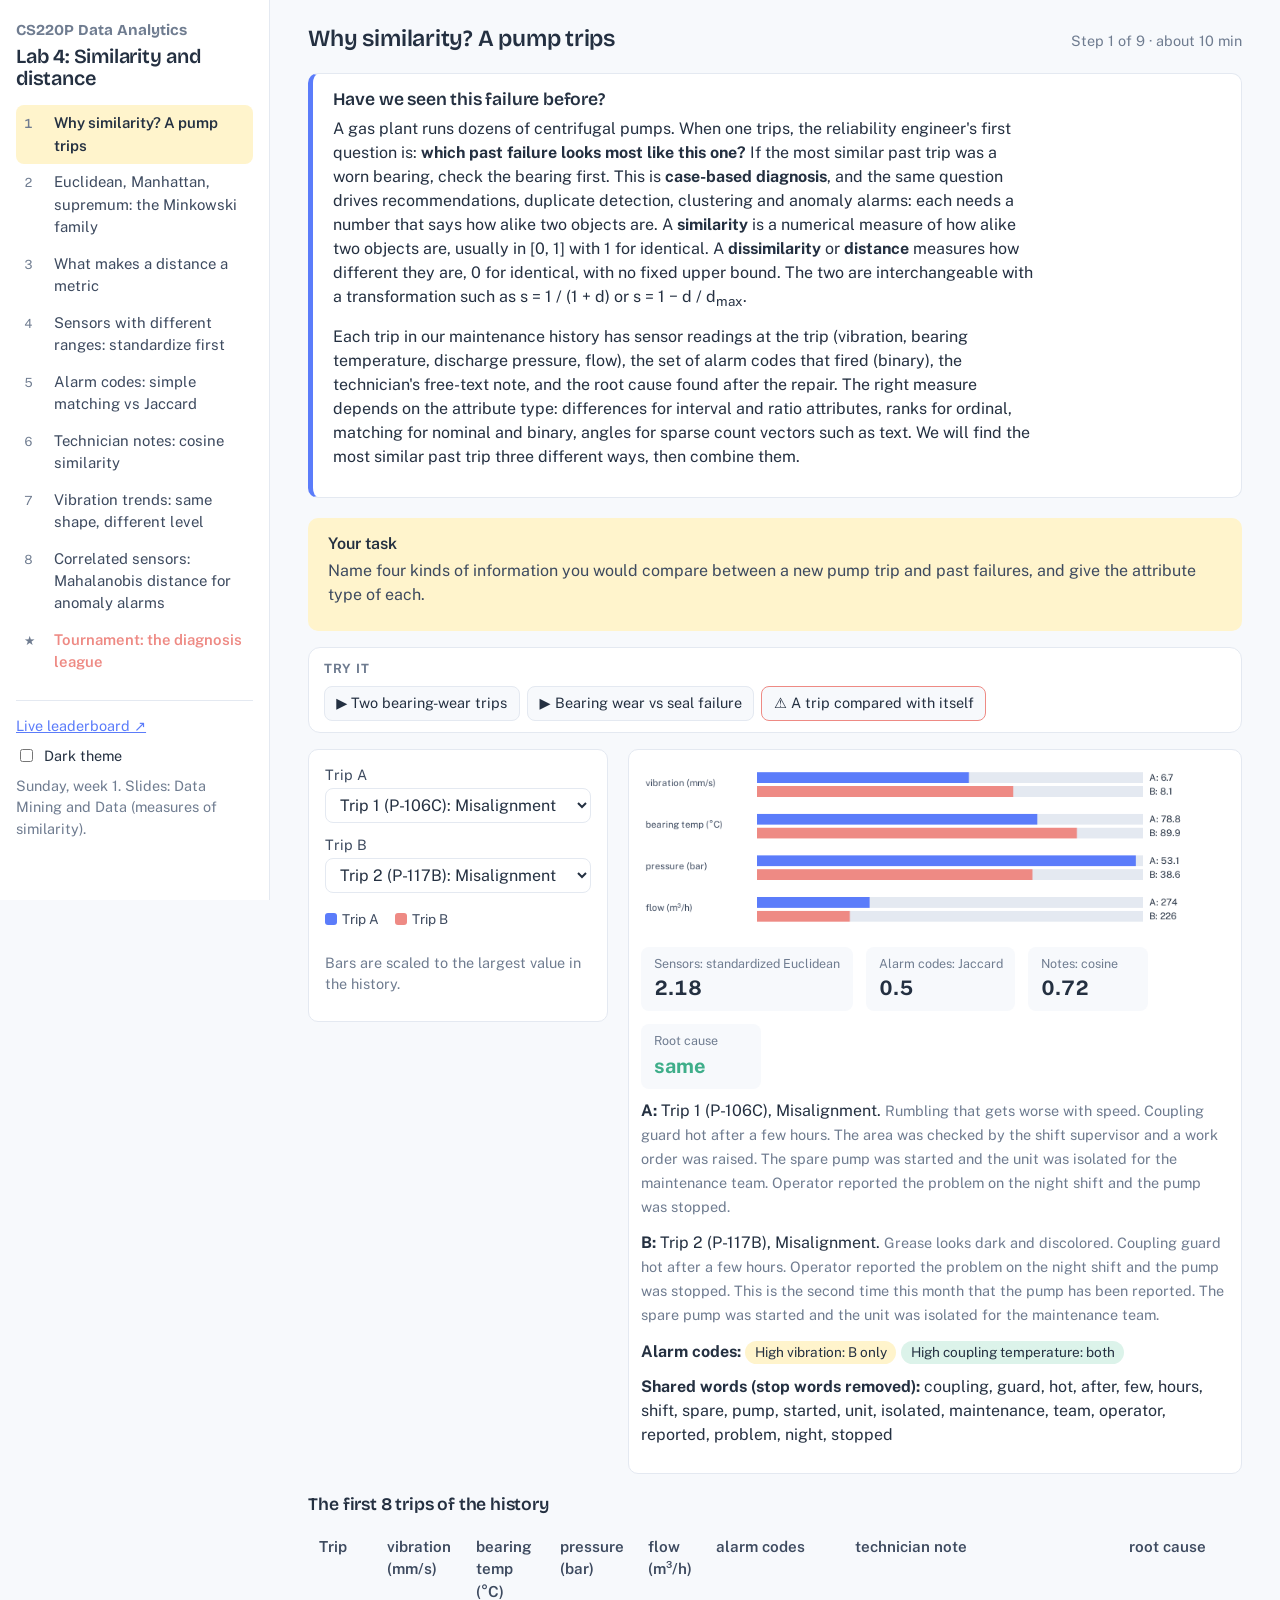
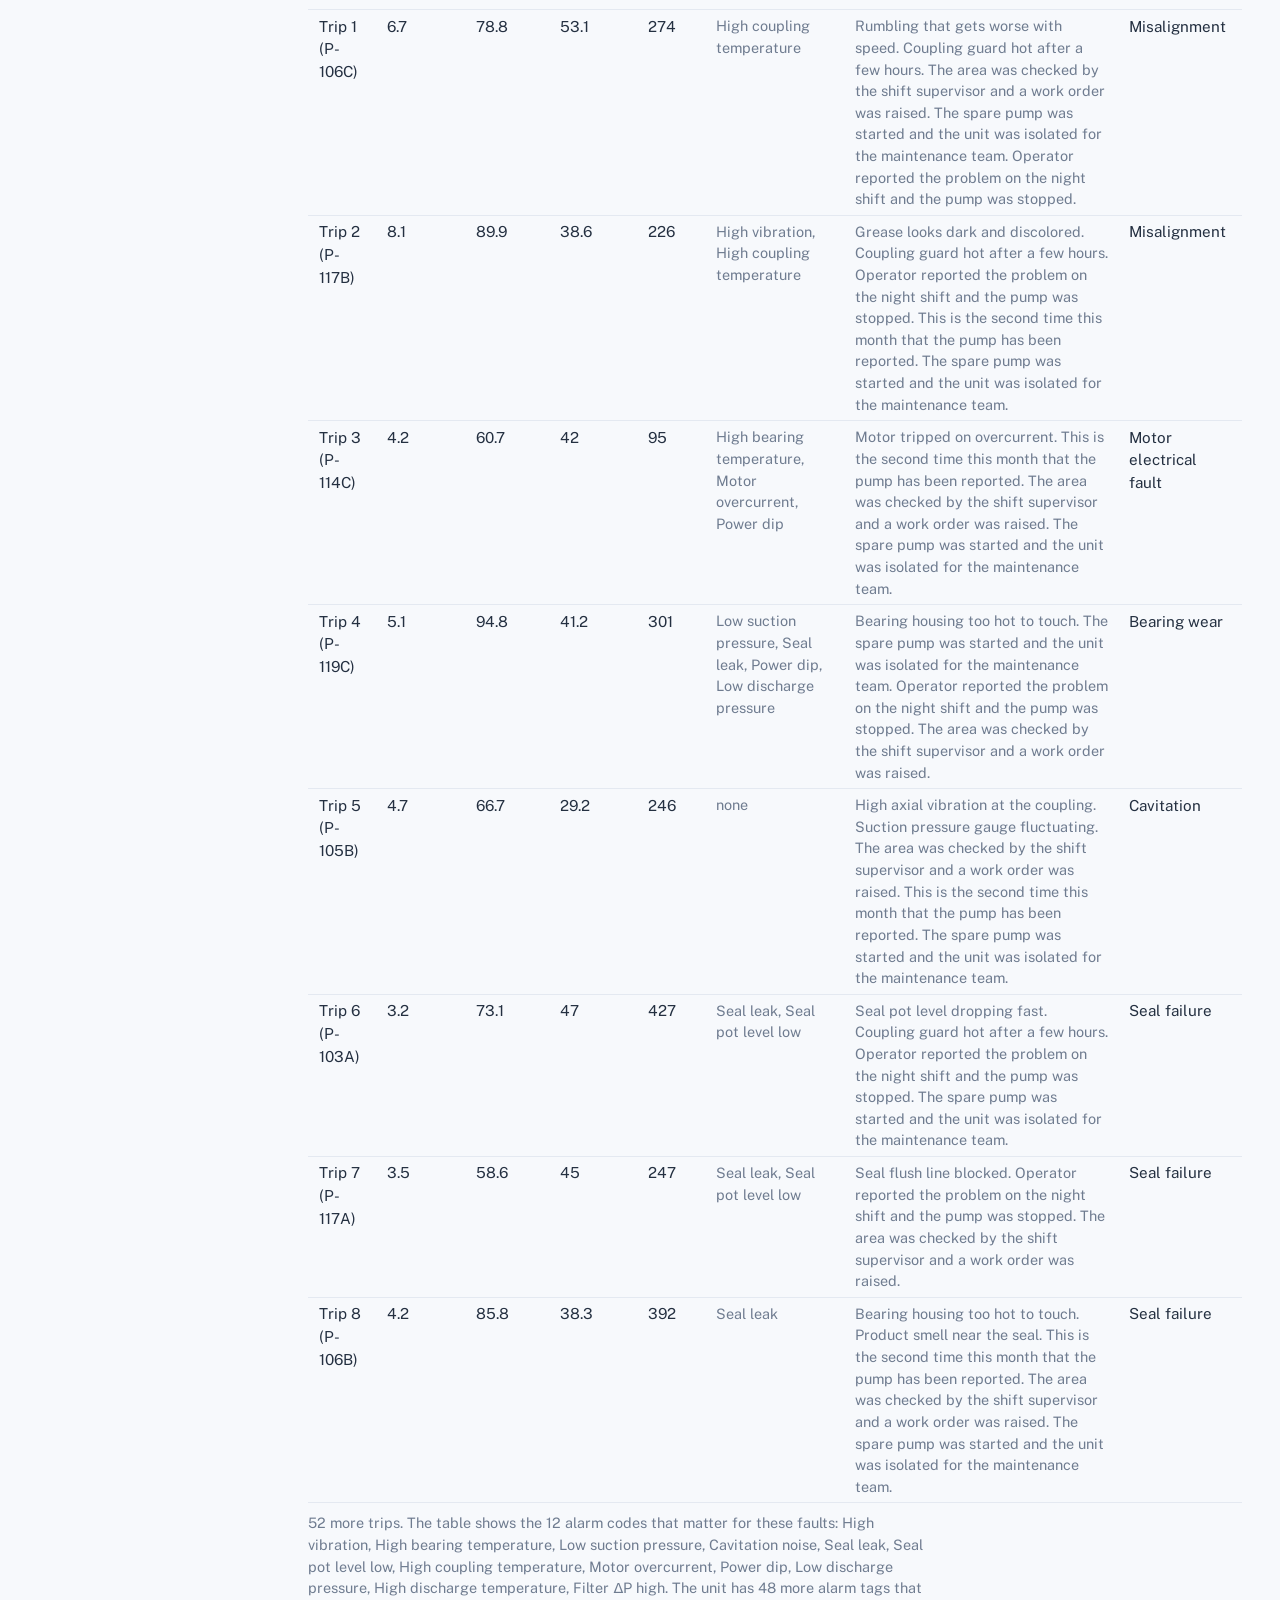
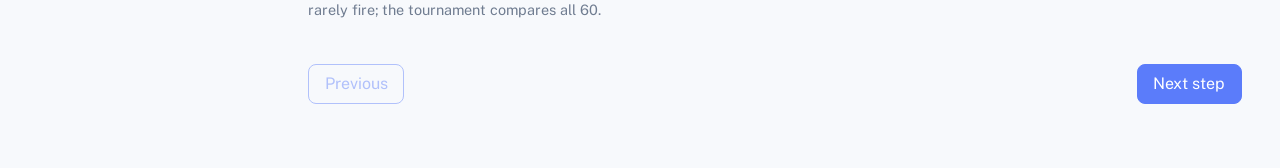
<file: cs220p_site/lab4.html>
<!DOCTYPE html>
<html lang="en">
<head>
<meta charset="utf-8">
<meta name="viewport" content="width=device-width, initial-scale=1, viewport-fit=cover">
<title>CS220P Lab 4: Similarity and distance</title>
<link rel="preconnect" href="https://fonts.googleapis.com">
<link href="https://fonts.googleapis.com/css2?family=Bricolage+Grotesque:opsz,wght@12..96,500;12..96,700&family=Public+Sans:ital,wght@0,400;0,600;0,700;1,400&display=swap" rel="stylesheet">
<link rel="stylesheet" href="lab.css">
</head>
<body>
<script src="lab.js"></script>
<script>
window.LAB_TASKS = {
why: `Name four kinds of information you would compare between a new pump trip and past failures, and give the attribute type of each.`,
minkowski: `Move y to (7, 8). Compute the Manhattan and Euclidean distances by hand, then check. Find a position where the ranking of p2 and p4 from p1 changes between r = 1 and r = ∞.`,
metric: `Answer the six questions. For the set-difference example, write the two sets that break symmetry. In the playground, find a position of y where squared Euclidean breaks the triangle inequality.`,
scaling: `Pick a bearing-wear or cavitation trip. Record its nearest past trip and that trip's root cause, raw and standardized. Then set sensor weights for diagnosis and record the share of correct diagnoses over all 60 trips.`,
binary: `Compute SMC and Jaccard by hand for Trip 1 and Trip 2 from the alarm table, then check. Add 200 silent alarm tags and explain what happens to each measure.`,
cosine: `Write a short technician note for a fault of your choice and check which failure mode ranks first. Toggle stop words and note which ranks change. Explain why Euclidean distance would favor short notes.`,
correlation: `Set offset 5, gain 2, noise 0: record correlation, Euclidean and cosine. Then set gain −1. Which measure would you use to match a vibration trend against known failure signatures, and which to check an alarm limit?`,
mahalanobis: `Move the probe along the pump curve, then off it, and record both distances each time. Which distance should the condition-monitoring alarm use?`,
tournament: `Build the combined similarity, practice on the three rounds, then do your single official run and send the code to the TA.`,
};

window.LAB_DEEPER = {
minkowski: `<p>d<sub>r</sub>(x, y) = ‖x − y‖<sub>r</sub> is induced by the ℓ<sub>r</sub> norm, and the unit balls are nested: the ℓ<sub>1</sub> diamond ⊂ ℓ<sub>2</sub> disc ⊂ ℓ<sub>∞</sub> square, so d<sub>∞</sub> ≤ d<sub>2</sub> ≤ d<sub>1</sub> ≤ √p·d<sub>2</sub>. For r < 1 the triangle inequality fails and ‖·‖<sub>r</sub> is not a norm, although fractional "distances" are sometimes used in high dimensions because they concentrate less. Neighbor rankings can change with r: when attributes are many and differences are spread out, ℓ<sub>1</sub> is often preferable to ℓ<sub>2</sub>.</p>`,
metric: `<p>Why metrics matter algorithmically: with the triangle inequality, |d(q, p) − d(p, x)| ≤ d(q, x) gives lower bounds that let kd-trees, ball trees and metric trees prune candidates without computing distances. Proofs worth knowing: the angle arccos(cos(x, y)) is a metric on the sphere; 1 − J(A, B) (Jaccard distance) is a metric (Marczewski-Steinhaus); 1 − cos is not (it fails the triangle inequality), though √(2(1 − cos)) is, being the chord length between unit vectors.</p>`,
scaling: `<p>A weighted Euclidean distance √Σ w<sub>i</sub>(x<sub>i</sub> − y<sub>i</sub>)² is the Euclidean distance after the linear map diag(√w); standardization is the special case w<sub>i</sub> = 1/σ<sub>i</sub>². Mahalanobis (step 8) generalizes this to any positive-definite matrix: it is Euclidean distance after whitening by Σ<sup>−1/2</sup>. Metric learning methods (NCA, LMNN) learn the matrix from labeled pairs; your weight sliders are a one-dimensional version of that.</p>`,
binary: `<p>SMC is 1 − Hamming/p and treats both states symmetrically; Jaccard is the ratio |A ∩ B| / |A ∪ B| on the supports and is the right measure when 1 is rare and informative (asymmetric attributes, sparse transaction data). As the catalog grows, SMC → 1 for everyone because f<sub>00</sub> dominates; Jaccard is invariant to shared zeros. MinHash estimates Jaccard from short signatures, which is how near-duplicate detection scales to the web.</p>`,
cosine: `<p>With non-negative counts cos ∈ [0, 1]; it equals the dot product of the ℓ<sub>2</sub>-normalized vectors, so ‖x̂ − ŷ‖² = 2(1 − cos): cosine is Euclidean distance after projecting onto the unit sphere. Term weighting matters more than the measure: TF-IDF multiplies counts by log(N/df) so that words appearing in every document stop contributing, a smooth version of stop-word removal. For long documents sublinear tf (1 + log tf) prevents a single repeated term from dominating. In dense embedding spaces (word2vec, sentence transformers) cosine remains the default for the same scale-invariance reason.</p>`,
correlation: `<p>Pearson's correlation is the cosine of the mean-centered vectors: corr(x, y) = cos(x − x̄, y − ȳ). It is invariant to affine transformations of either variable, which is why offset and gain do not change it, and it measures linear association only (Anscombe's quartet). Spearman's rank correlation applies Pearson to ranks and is the permissible choice for ordinal data. As a dissimilarity for time series, 1 − corr ignores level and amplitude; dynamic time warping additionally tolerates temporal misalignment.</p>`,
mahalanobis: `<p>D<sub>M</sub>²(x, μ) = (x − μ)ᵀΣ<sup>−1</sup>(x − μ) is the exponent of the multivariate Gaussian density, so contours of constant D<sub>M</sub> are equiprobability ellipsoids; under Gaussianity D<sub>M</sub>² follows a χ² distribution with p degrees of freedom, which gives a principled outlier threshold. It is Euclidean distance in the whitened coordinates Σ<sup>−1/2</sup>(x − μ) and reduces to standardized Euclidean when Σ is diagonal. Its weakness is Σ itself: estimated from data containing outliers it is distorted, hence robust covariance estimators (MCD).</p>`,
};

/* Lab 4: Measures of similarity and distance. Scenario: a pump trips at a gas plant; diagnose it from the most similar past failure */
(function () {
  const { h, RNG, fmt, mean, sd, range, select, check, metric, canvas, css, quiz, tournament, clamp, examples, callout, tween, sleep, pulse } = Lab;
  /* small helpers: approximate equality (ties), an animation-frame loop, replacing a box's content */
  const near = (a, b) => Math.abs(a - b) <= 1e-9 * Math.max(1, Math.abs(a), Math.abs(b));
  function frames(step) { let on = false, last = 0; const f = (now) => { const dt = Math.min(64, now - last); last = now; on = step(dt); if (on) requestAnimationFrame(f); }; return () => { if (!on) { on = true; last = performance.now(); requestAnimationFrame(f); } }; }
  const showIn = (box, ...kids) => { box.innerHTML = ""; kids.flat().filter(Boolean).forEach((k) => box.append(k)); };

  /* ---- distance toolkit ---- */
  const minkowski = (a, b, r) => r === Infinity ? Math.max(...a.map((x, i) => Math.abs(x - b[i]))) : Math.pow(a.reduce((s, x, i) => s + Math.pow(Math.abs(x - b[i]), r), 0), 1 / r);
  const euclid = (a, b) => minkowski(a, b, 2), manhattan = (a, b) => minkowski(a, b, 1), supremum = (a, b) => minkowski(a, b, Infinity);
  const dot = (a, b) => a.reduce((s, x, i) => s + x * b[i], 0), norm = (a) => Math.sqrt(dot(a, a));
  const cosine = (a, b) => (norm(a) && norm(b) ? dot(a, b) / (norm(a) * norm(b)) : 0);
  const extJaccard = (a, b) => dot(a, b) / (dot(a, a) + dot(b, b) - dot(a, b) || 1);
  function binCounts(a, b) { let f00 = 0, f01 = 0, f10 = 0, f11 = 0; a.forEach((x, i) => { const y = b[i]; if (x && y) f11++; else if (x) f10++; else if (y) f01++; else f00++; }); return { f00, f01, f10, f11 }; }
  const smc = (a, b) => { const f = binCounts(a, b); return (f.f00 + f.f11) / a.length; };
  const jaccard = (a, b) => { const f = binCounts(a, b); return f.f11 + f.f01 + f.f10 ? f.f11 / (f.f11 + f.f01 + f.f10) : 1; };
  const pearson = (a, b) => { const ma = mean(a), mb = mean(b); let sab = 0, saa = 0, sbb = 0; a.forEach((x, i) => { sab += (x - ma) * (b[i] - mb); saa += (x - ma) ** 2; sbb += (b[i] - mb) ** 2; }); return saa && sbb ? sab / Math.sqrt(saa * sbb) : 0; };
  const zscore = (cols) => cols.map((c) => { const m = mean(c), s = sd(c) || 1; return c.map((x) => (x - m) / s); });
  const STOP = new Set("a an the and or of to in for with on at by from as is are was were be been this that these those it its i my we our you your they their have has had do does did will would can could should may might not no but if then than so such very also into over under about up out more most less".split(" "));
  const tokens = (text, stop) => text.toLowerCase().replace(/[^a-z0-9+#\s]/g, " ").split(/\s+/).filter((w) => w && (!stop || !STOP.has(w)));
  function bow(docs, stop) { const vocab = new Map(); docs.forEach((d) => tokens(d, stop).forEach((w) => vocab.has(w) || vocab.set(w, vocab.size))); const vecs = docs.map((d) => { const v = new Array(vocab.size).fill(0); tokens(d, stop).forEach((w) => v[vocab.get(w)]++); return v; }); return { vocab: [...vocab.keys()], vecs }; }

  /* ---- synthetic maintenance history: centrifugal pump trips with a known root cause ---- */
  const NUM = ["vibration_mm_s", "bearing_temp_C", "pressure_bar", "flow_m3h"];
  const NUM_LABEL = { vibration_mm_s: "vibration (mm/s)", bearing_temp_C: "bearing temp (°C)", pressure_bar: "pressure (bar)", flow_m3h: "flow (m³/h)" };
  const CODES = ["High vibration", "High bearing temperature", "Low suction pressure", "Cavitation noise", "Seal leak", "Seal pot level low", "High coupling temperature", "Motor overcurrent", "Power dip", "Low discharge pressure", "High discharge temperature", "Filter ΔP high"];
  const CODE_SHORT = ["Vib", "BrgT", "SucP", "Cav", "Leak", "Pot", "CplT", "OvrC", "Dip", "DisP", "DisT", "Filt"];
  const CAUSES = {
    bearing: { label: "Bearing wear", color: "#5b7cfa", num: [[7, 1.5], [95, 6], [45, 4], [380, 110]], codes: [0, 1],
      words: ["grinding noise at the drive end bearing", "bearing housing too hot to touch", "grease looks dark and discolored", "rumbling that gets worse with speed", "bearing temperature alarm kept coming back"] },
    cavitation: { label: "Cavitation", color: "#ee8a84", num: [[5.5, 1.5], [70, 6], [32, 5], [470, 90]], codes: [2, 3],
      words: ["crackling noise like gravel inside the casing", "suction pressure gauge fluctuating", "suction strainer partly blocked", "impeller shows pitting", "discharge flow unstable and surging"] },
    seal: { label: "Seal failure", color: "#3fae8a", num: [[3, 1], [78, 6], [41, 4], [380, 110]], codes: [4, 5],
      words: ["liquid dripping from the mechanical seal", "puddle under the seal gland", "seal flush line blocked", "seal pot level dropping fast", "product smell near the seal"] },
    misalignment: { label: "Misalignment", color: "#e0a83a", num: [[6.5, 1.5], [86, 6], [45, 4], [380, 110]], codes: [0, 6],
      words: ["coupling guard hot after a few hours", "high axial vibration at the coupling", "motor was replaced last week and alignment was not checked", "loose foundation bolts on the baseplate", "coupling rubber elements worn"] },
    electrical: { label: "Motor electrical fault", color: "#8f7fe8", num: [[3.5, 1], [72, 6], [37, 5], [270, 90]], codes: [7, 8],
      words: ["motor tripped on overcurrent", "breaker tripped twice during start", "burned smell from the motor terminal box", "insulation test low on one winding", "voltage dip recorded on the feeder"] },
  };
  const CAUSE_KEYS = Object.keys(CAUSES);
  const FILLER = ["Operator reported the problem on the night shift and the pump was stopped.", "The area was checked by the shift supervisor and a work order was raised.", "The spare pump was started and the unit was isolated for the maintenance team.", "This is the second time this month that the pump has been reported."];
  const cap = (s) => s[0].toUpperCase() + s.slice(1);
  function makeTrip(rng, id, cause) {
    const c = CAUSES[cause], x = {};
    NUM.forEach((k, j) => { const [m, s] = c.num[j]; x[k] = +Math.max(0, rng.normal(m, s * NOISE.numScale)).toFixed(k === "flow_m3h" ? 0 : 1); });
    const falseRate = rng() < NOISE.flood ? NOISE.floodFalse : NOISE.codeFalse;   // some trips set off an alarm flood: many unrelated alarms at once
    const codes = CODES.map((_, k) => (rng() < (c.codes.includes(k) ? NOISE.codeHit : falseRate) ? 1 : 0));
    const alarms = codes.concat(Array.from({ length: NOISE.otherTags }, () => (rng() < falseRate / 3 ? 1 : 0)));   // all alarm tags of the unit: the 12 above plus others that rarely fire
    const own = rng.shuffle(c.words).slice(0, NOISE.own), other = rng() < NOISE.other ? [rng.pick(CAUSES[rng.pick(CAUSE_KEYS.filter((k) => k !== cause))].words)] : [];
    const note = rng.shuffle(own.concat(other)).map(cap).join(". ") + ". " + rng.shuffle(FILLER).slice(0, NOISE.filler[0] + rng.int(NOISE.filler[1] - NOISE.filler[0] + 1)).join(" ");
    return { id, tag: "P-" + (101 + rng.int(40)) + "ABC"[rng.int(3)], cause, ...x, codes, alarms, note };
  }
  function history(seed, n) { const rng = RNG(seed); return rng.shuffle(Array.from({ length: n }, (_, i) => CAUSE_KEYS[i % CAUSE_KEYS.length])).map((cause, i) => makeTrip(rng, i, cause)); }
  /* how noisy a trip record is: symptom phrases from its own cause, chance of one misleading phrase, alarm hit rate, false-alarm rate (normal and during an alarm flood), filler sentences, sensor spread */
  const NOISE = { own: 1, other: 0.5, codeHit: 0.6, codeFalse: 0.03, flood: 0.3, floodFalse: 0.35, otherTags: 48, filler: [2, 3], numScale: 1.3 };
  const HIST = history(4, 60);
  const tripName = (c) => `Trip ${c.id + 1} (${c.tag})`;
  const codeList = (codes) => codes.map((v, k) => (v ? CODES[k] : null)).filter(Boolean).join(", ") || "none";

  /* ---- drawing ---- */
  function plane(cv, pts, opts = {}) {
    const ctx = cv.getContext("2d"), W = cv.width, H = cv.height; ctx.clearRect(0, 0, W, H);
    const pad = 36; const lo = opts.min ?? 0, hi = opts.max ?? 10;
    const X = (x) => pad + ((x - lo) / (hi - lo)) * (W - 2 * pad), Y = (y) => H - pad - ((y - lo) / (hi - lo)) * (H - 2 * pad);
    ctx.strokeStyle = css("--line"); ctx.lineWidth = 1; for (let g = lo; g <= hi; g += (hi - lo) / 10) { ctx.beginPath(); ctx.moveTo(X(g), Y(lo)); ctx.lineTo(X(g), Y(hi)); ctx.stroke(); ctx.beginPath(); ctx.moveTo(X(lo), Y(g)); ctx.lineTo(X(hi), Y(g)); ctx.stroke(); }
    ctx.font = "12px Public Sans"; ctx.fillStyle = css("--muted"); ctx.fillText(opts.xlabel || "x", W - pad - 10, H - 8); ctx.fillText(opts.ylabel || "y", 6, pad - 8);
    (opts.shapes || []).forEach((s) => { ctx.strokeStyle = s.color; ctx.lineWidth = s.width || 2; ctx.setLineDash(s.dash || []); ctx.beginPath(); s.pts.forEach((p, i) => (i ? ctx.lineTo(X(p[0]), Y(p[1])) : ctx.moveTo(X(p[0]), Y(p[1])))); if (s.close) ctx.closePath(); ctx.stroke(); ctx.setLineDash([]); });
    pts.forEach((p) => { ctx.fillStyle = p.color || css("--lagoon"); ctx.beginPath(); ctx.arc(X(p.x), Y(p.y), p.r || 6, 0, 7); ctx.fill(); if (p.label) { ctx.fillStyle = css("--ink"); ctx.font = "bold 12px Public Sans"; ctx.fillText(p.label, X(p.x) + 9, Y(p.y) - 6); } });
    return { X, Y };
  }
  function matrixTable(labels, M, f = (v) => fmt(v, 2), hi = null) {
    const t = h("table", {}, h("tr", {}, h("th", {}, ""), ...labels.map((l) => h("th", {}, l))));
    labels.forEach((l, i) => t.append(h("tr", {}, h("th", {}, l), ...labels.map((_, j) => h("td", { style: hi && hi(i, j) ? "background:var(--sand);font-weight:600" : "" }, i === j ? "–" : f(M[i][j]))))));
    return h("div", { class: "wide" }, t);
  }
  const causeLegend = () => h("div", { class: "legend" }, ...CAUSE_KEYS.map((k) => h("span", {}, h("i", { style: `background:${CAUSES[k].color}` }), CAUSES[k].label)));

  const steps = [];
  steps.push({
    id: "why", title: "Why similarity? A pump trips", time: 10,
    theory: `<h3>Have we seen this failure before?</h3>
      <p>A gas plant runs dozens of centrifugal pumps. When one trips, the reliability engineer's first question is: <b>which past failure looks most like this one?</b> If the most similar past trip was a worn bearing, check the bearing first. This is <b>case-based diagnosis</b>, and the same question drives recommendations, duplicate detection, clustering and anomaly alarms: each needs a number that says how alike two objects are. A <b>similarity</b> is a numerical measure of how alike two objects are, usually in [0, 1] with 1 for identical. A <b>dissimilarity</b> or <b>distance</b> measures how different they are, 0 for identical, with no fixed upper bound. The two are interchangeable with a transformation such as s = 1 / (1 + d) or s = 1 − d / d<sub>max</sub>.</p>
      <p>Each trip in our maintenance history has sensor readings at the trip (vibration, bearing temperature, discharge pressure, flow), the set of alarm codes that fired (binary), the technician's free-text note, and the root cause found after the repair. The right measure depends on the attribute type: differences for interval and ratio attributes, ranks for ordinal, matching for nominal and binary, angles for sparse count vectors such as text. We will find the most similar past trip three different ways, then combine them.</p>`,
    ask: `<div class='a'>Ask: "A pump trips. What would you compare with past failures?" Collect answers on the board: the sensor readings (numeric), which alarms fired (binary), what the technician wrote (text), the vibration trend before the trip (a time series). Each needs a different measure; the lab goes through them in that order.</div>
      <div class='a'>Point at the root-cause column: the history is labeled, so we can check whether "most similar" actually gives the right diagnosis. That is exactly what the tournament scores.</div>
      <div class='a'>Use the examples: two bearing-wear trips, then bearing wear against a seal failure. The four numbers under the bars preview the measures of the next steps. The edge case compares a trip with itself (distance 0, similarity 1): a retrieval system must leave the query out of the history.</div>`,
    mount() {
      let ia = 0, ib = 1;
      const ZS = zscore(NUM.map((k) => HIST.map((c) => c[k]))), MAX = NUM.map((k) => Math.max(...HIST.map((c) => c[k])));
      const cv = canvas(760, 226), info = h("div"), msg = h("div"), stats = h("div", { class: "metrics" });
      const frac = (i) => NUM.map((k, j) => HIST[i][k] / MAX[j]);
      let cur = null, tok = 0;
      function drawBars(v) {
        const ctx = cv.getContext("2d"), W = cv.width, L = 150, bw = W - L - 110; ctx.clearRect(0, 0, W, cv.height); ctx.font = "12px Public Sans";
        NUM.forEach((k, j) => {
          const y0 = 12 + j * 54; ctx.fillStyle = css("--ink-2"); ctx.fillText(NUM_LABEL[k], 6, y0 + 18);
          [[v[0][j], css("--lagoon"), HIST[ia][k], "A"], [v[1][j], css("--coral"), HIST[ib][k], "B"]].forEach(([f, col, val, nm], s) => {
            ctx.fillStyle = css("--line"); ctx.fillRect(L, y0 + s * 18, bw, 14);
            ctx.fillStyle = col; ctx.fillRect(L, y0 + s * 18, clamp(f, 0, 1) * bw, 14);
            ctx.fillStyle = css("--ink"); ctx.fillText(`${nm}: ${val}`, L + bw + 8, y0 + 11 + s * 18);
          });
        });
      }
      function update() {
        const to = [frac(ia), frac(ib)], from = cur || to, my = ++tok;
        tween(550, (t) => { if (my !== tok) return; cur = from.map((r, s) => r.map((x, j) => x + (to[s][j] - x) * t)); drawBars(cur); });
        const A = HIST[ia], B = HIST[ib];
        const dz = euclid(NUM.map((_, j) => ZS[j][ia]), NUM.map((_, j) => ZS[j][ib]));
        const f = binCounts(A.codes, B.codes), uni = f.f11 + f.f10 + f.f01;
        const { vocab, vecs } = bow([A.note, B.note], true), shared = vocab.filter((w, k) => vecs[0][k] && vecs[1][k]);
        showIn(stats, metric("Sensors: standardized Euclidean", fmt(dz, 2)), metric("Alarm codes: Jaccard", uni ? fmt(f.f11 / uni, 2) : "0/0"), metric("Notes: cosine", fmt(cosine(vecs[0], vecs[1]), 2)), metric("Root cause", A.cause === B.cause ? "same" : "different", A.cause === B.cause ? "good" : "bad"));
        const chips = CODES.map((c, k) => (A.codes[k] || B.codes[k] ? h("span", { class: "badge" + (A.codes[k] && B.codes[k] ? "" : " warn"), style: "margin:0 .3rem .3rem 0" }, `${c}: ${A.codes[k] && B.codes[k] ? "both" : A.codes[k] ? "A only" : "B only"}`) : null)).filter(Boolean);
        showIn(info, h("p", {}, h("b", {}, "A: "), `${tripName(A)}, ${CAUSES[A.cause].label}. `, h("span", { class: "note" }, A.note)), h("p", {}, h("b", {}, "B: "), `${tripName(B)}, ${CAUSES[B.cause].label}. `, h("span", { class: "note" }, B.note)),
          h("div", {}, h("b", {}, "Alarm codes: "), chips.length ? chips : "neither trip raised any of the 12 codes"), h("p", {}, h("b", {}, "Shared words (stop words removed): "), shared.join(", ") || "none"));
        showIn(msg, ia === ib ? callout("A and B are the same trip. Every sensor difference is 0, every alarm and every word is shared: distance 0, similarity 1. When we search the history for the most similar trip, we must leave the trip itself out, or every trip is its own best match.", "edge")
          : !uni ? callout("Neither trip raised an alarm code, so the Jaccard similarity is 0/0: undefined. Step 5 looks at this case.", "edge") : null);
      }
      const opts = HIST.map((c) => ({ value: c.id, label: `${tripName(c)}: ${CAUSES[c.cause].label}` }));
      const aCtl = select({ label: "Trip A", options: opts, value: ia, onchange: (v) => { ia = +v; update(); } });
      const bCtl = select({ label: "Trip B", options: opts, value: ib, onchange: (v) => { ib = +v; update(); } });
      const firstOf = (cause, not = -1) => HIST.find((c) => c.cause === cause && c.id !== not && c.codes.some(Boolean)).id;
      const b0 = firstOf("bearing"), b1 = firstOf("bearing", b0), s0 = firstOf("seal");
      const ex = examples([
        { label: "Two bearing-wear trips", note: "A and B both had a worn bearing. Watch the bars slide to the new trips and the four numbers update. Some evidence agrees and some does not, so we need one number per kind of data.", run: async () => { aCtl.apply(b0); await sleep(900); bCtl.apply(b1); await sleep(900); } },
        { label: "Bearing wear vs seal failure", note: "A stays a bearing-wear trip; B becomes a seal failure. Watch which bars move, which alarm chips change and which shared words remain.", run: async () => { aCtl.apply(b0); await sleep(700); bCtl.apply(s0); await sleep(900); } },
        { label: "A trip compared with itself", kind: "edge", note: "B becomes A. The bars meet exactly: distance 0, Jaccard 1, cosine 1.", run: async () => { aCtl.apply(s0); await sleep(700); bCtl.apply(s0); await sleep(900); } },
      ]);
      update();
      const t = h("table", {}, h("tr", {}, h("th", {}, "Trip"), ...NUM.map((k) => h("th", {}, NUM_LABEL[k])), h("th", {}, "alarm codes"), h("th", {}, "technician note"), h("th", {}, "root cause")));
      HIST.slice(0, 8).forEach((c) => t.append(h("tr", {}, h("td", {}, tripName(c)), ...NUM.map((k) => h("td", {}, c[k])), h("td", { class: "note" }, codeList(c.codes)), h("td", { class: "note" }, c.note), h("td", {}, CAUSES[c.cause].label))));
      return h("div", {}, ex,
        h("div", { class: "lab" }, h("div", { class: "controls" }, aCtl, bCtl, h("div", { class: "legend" }, h("span", {}, h("i", { style: "background:var(--lagoon)" }), "Trip A"), h("span", {}, h("i", { style: "background:var(--coral)" }), "Trip B")), h("p", { class: "note" }, "Bars are scaled to the largest value in the history.")), h("div", { class: "stage" }, cv, stats, msg, info)),
        h("h3", {}, "The first 8 trips of the history"),
        h("div", { class: "wide" }, t, h("p", { class: "note" }, `52 more trips. The table shows the 12 alarm codes that matter for these faults: ${CODES.join(", ")}. The unit has 48 more alarm tags that rarely fire; the tournament compares all 60.`)));
    },
  });

  steps.push({
    id: "minkowski", title: "Euclidean, Manhattan, supremum: the Minkowski family", time: 15,
    theory: `<h3>d(x, y) = (Σ |x<sub>i</sub> − y<sub>i</sub>|<sup>r</sup>)<sup>1/r</sup></h3>
      <ul><li>r = 1: <b>city block / Manhattan</b> (L<sub>1</sub>): walk along the grid; the total deviation summed over all sensors.</li>
      <li>r = 2: <b>Euclidean</b> (L<sub>2</sub>): the straight line.</li>
      <li>r = ∞: <b>supremum</b> (L<sub>max</sub>): the largest single-attribute difference, the way alarm limits work: one sensor out of range is enough.</li></ul>
      <p>Hamming distance is L<sub>1</sub> on binary codes. The dashed shapes show all points at distance 3 from the red point for r = 1, 2 and ∞: a diamond, a circle, a square. The solid blue shape is the same set for the current r: slide r and watch it morph. Below r = 1 it caves in, and the formula stops being a metric. The point y is also p2 of a small dataset; the <b>distance matrix</b> on the right holds all pairwise distances, which is what clustering algorithms consume.</p>`,
    ask: `<div class='a'>Ask: when is Manhattan the "true" distance? (a forklift driving along the aisles of a warehouse; the total deviation summed over sensors). When does supremum make sense? (alarm limits: the single worst sensor decides whether the pump trips). Note that the order of neighbors can differ between r values.</div>
      <div class='a'>Run "The ranking flips with r": y = (9, 5); from p1, p2 is at 7 and p4 at 8 for r = 1, but p2 is at 6 and p4 at 5 for r = ∞. Then the edge cases: y on x (0 for every r), the tie at y = (7, 4) with r = ∞ (p2 and p3 both at 4), and r = 0.5, where a detour through another point is shorter than the direct route.</div>`,
    mount() {
      let r = 2, bx = 7, by = 5;
      const R_INF = 10.5, rOf = (v) => (v >= R_INF - 1e-6 ? Infinity : +v.toFixed(2)), rTxt = (x) => (x === Infinity ? "∞" : fmt(x, 2));
      const cv = canvas(420, 420), out = h("div", { class: "metrics" }), mat = h("div"), msg = h("div");
      const A = [3, 4], P3 = [2, 8], P4 = [8, 1], names = ["p1", "p2", "p3", "p4"];
      const shape = (rr) => { const pts = []; for (let k = 0; k <= 144; k++) { const t = (k / 144) * 2 * Math.PI, x = Math.cos(t), y = Math.sin(t); const n = rr === Infinity ? Math.max(Math.abs(x), Math.abs(y)) : Math.pow(Math.pow(Math.abs(x), rr) + Math.pow(Math.abs(y), rr), 1 / rr); pts.push([A[0] + (3 * x) / n, A[1] + (3 * y) / n]); } return pts; };
      function redraw() {
        const B = [bx, by], P = [A, B, P3, P4];
        plane(cv, [{ x: P3[0], y: P3[1], color: css("--muted"), r: 5, label: "p3" }, { x: P4[0], y: P4[1], color: css("--muted"), r: 5, label: "p4" }, { x: A[0], y: A[1], color: css("--coral"), label: "x = p1" }, { x: bx, y: by, color: css("--lagoon"), label: `y = p2 (${bx}, ${by})` }],
          { shapes: [{ pts: shape(1), color: css("--sand-2"), dash: [4, 3] }, { pts: shape(2), color: css("--mint-2"), dash: [4, 3] }, { pts: shape(Infinity), color: css("--muted"), dash: [4, 3] }, { pts: shape(r), color: css("--lagoon"), width: 3 }, { pts: [A, [bx, A[1]], B], color: css("--sand-2") }, { pts: [A, B], color: css("--mint-2") }] });
        const M = P.map((p) => P.map((q) => minkowski(p, q, r)));
        showIn(out, metric("Manhattan (r = 1)", fmt(manhattan(A, B), 2)), metric("Euclidean (r = 2)", fmt(euclid(A, B), 2)), metric("Supremum (r = ∞)", fmt(supremum(A, B), 2)), metric(`Minkowski r = ${rTxt(r)}`, fmt(M[0][1], 2), r < 1 ? "bad" : ""));
        const dmin = Math.min(M[0][1], M[0][2], M[0][3]), nn = [1, 2, 3].filter((j) => near(M[0][j], dmin));
        const order = near(M[0][1], M[0][3]) ? `p2 and p4 tie at ${fmt(M[0][1], 2)}` : M[0][1] < M[0][3] ? `p2 is closer than p4 (${fmt(M[0][1], 2)} vs ${fmt(M[0][3], 2)})` : `p4 is closer than p2 (${fmt(M[0][3], 2)} vs ${fmt(M[0][1], 2)})`;
        showIn(mat, h("h3", {}, `Distance matrix, r = ${rTxt(r)}`), matrixTable(names, M, (v) => fmt(v, 2), (i, j) => (i === 0 && nn.includes(j)) || (j === 0 && nn.includes(i))), h("p", { class: "note" }, `From p1: ${order}. Nearest neighbor of p1: ${nn.map((j) => names[j]).join(" and ")} (highlighted).`));
        let viol = null;
        for (let i = 0; i < 4; i++) for (let j = 0; j < 4; j++) for (let k = 0; k < 4; k++) if (i !== j && j !== k && i !== k) { const gap = M[i][j] - M[i][k] - M[k][j]; if (gap > 1e-9 && (!viol || gap > viol.gap)) viol = { i, j, k, gap }; }
        showIn(msg,
          bx === A[0] && by === A[1] ? callout("y sits exactly on x. The distance is 0 for every r: positivity says d(x, y) = 0 exactly when x = y.", "edge") : null,
          nn.length > 1 ? callout(`Tie: ${nn.map((j) => names[j]).join(" and ")} are both at distance ${fmt(dmin, 2)} from p1, so "the nearest neighbor" is not defined. A nearest-neighbor method needs a tie-breaking rule: lowest index, a vote, or a second distance.`, "edge") : null,
          r < 1 ? callout(viol ? `r = ${rTxt(r)} is below 1: not a metric. d(${names[viol.i]}, ${names[viol.j]}) = ${fmt(M[viol.i][viol.j], 2)} is larger than d(${names[viol.i]}, ${names[viol.k]}) + d(${names[viol.k]}, ${names[viol.j]}) = ${fmt(M[viol.i][viol.k], 2)} + ${fmt(M[viol.k][viol.j], 2)}. The detour through ${names[viol.k]} is shorter than the direct route: the triangle inequality fails.` : `r = ${rTxt(r)} is below 1, so this is not a metric (the unit shape is not convex), although these four points happen to satisfy the triangle inequality right now. Move y to find a violation.`, "edge") : null);
      }
      const bxCtl = range({ label: "y: x-coordinate", min: 0, max: 10, step: 0.5, value: bx, onchange: (v) => { bx = v; redraw(); } });
      const byCtl = range({ label: "y: y-coordinate", min: 0, max: 10, step: 0.5, value: by, onchange: (v) => { by = v; redraw(); } });
      const rCtl = range({ label: "r (right end = ∞)", min: 0.5, max: R_INF, step: 0.1, value: r, fmt: (v) => (v >= R_INF - 1e-6 ? "∞" : v.toFixed(1)), onchange: (v) => { r = rOf(v); redraw(); } });
      const presets = h("div", { class: "btns" }, ...[[1, "r = 1"], [2, "r = 2"], [R_INF, "r = ∞"]].map(([v, l]) => h("button", { class: "ghost", onclick: () => rCtl.animateTo(v, 900) }, l)));
      const moveY = (x, y, ms = 900) => Promise.all([bxCtl.animateTo(x, ms), byCtl.animateTo(y, ms)]);
      const ex = examples([
        { label: "Morph r from 1 to ∞", note: "The solid blue shape is every point at distance 3 from x for the current r. It starts as the diamond (r = 1), swells into the circle (r = 2) and squares off as r grows. The Minkowski value slides from the Manhattan value down to the supremum value.", run: async () => { await moveY(7, 5, 600); await rCtl.animateTo(1, 700); await sleep(400); await rCtl.animateTo(2, 1500); await sleep(400); await rCtl.animateTo(R_INF, 2200); } },
        { label: "The ranking flips with r", note: "y moves to (9, 5), then r glides from 1 to ∞. Watch the line under the matrix: at r = 1, p2 is closer to p1 (7 vs 8); at r = ∞, p4 is closer (5 vs 6). Which neighbor is nearest depends on the distance you choose.", run: async () => { await rCtl.animateTo(1, 600); await moveY(9, 5); await sleep(600); await rCtl.animateTo(R_INF, 2600); } },
        { label: "y on top of x", kind: "edge", note: "y glides onto x = (3, 4). Every distance shrinks to exactly 0, and stays 0 while r sweeps.", run: async () => { await moveY(3, 4, 1400); await rCtl.animateTo(1, 700); await rCtl.animateTo(R_INF, 1200); } },
        { label: "Tie for nearest neighbor", kind: "edge", note: "y = (7, 4) with r = ∞: p2 and p3 are both at distance 4 from p1, and both matrix cells light up. Then r glides to 2: for any finite r, p3's second difference adds to its distance and p2 wins.", run: async () => { await rCtl.animateTo(R_INF, 600); await moveY(7, 4); await sleep(1800); await rCtl.animateTo(2, 1500); } },
        { label: "r < 1: not a metric", kind: "edge", note: "y moves to (7, 8) and r glides down to 0.5. The unit shape caves in to a star, and the panel below shows a detour through another point that is shorter than the direct route.", run: async () => { await rCtl.animateTo(2, 500); await moveY(7, 8); await rCtl.animateTo(0.5, 2400); } },
      ]);
      redraw();
      return h("div", {}, ex, h("div", { class: "lab" }, h("div", { class: "controls" }, bxCtl, byCtl, rCtl, presets), h("div", { class: "stage" }, h("div", { style: "display:grid;grid-template-columns:minmax(0,420px) 1fr;gap:1rem;align-items:start" }, cv, h("div", {}, out, mat)), msg)));
    },
  });

  steps.push({
    id: "metric", title: "What makes a distance a metric", time: 10,
    theory: `<h3>Three properties</h3>
      <ul><li><b>Positivity</b>: d(x, y) ≥ 0, and d(x, y) = 0 only if x = y.</li>
      <li><b>Symmetry</b>: d(x, y) = d(y, x).</li>
      <li><b>Triangle inequality</b>: d(x, z) ≤ d(x, y) + d(y, z).</li></ul>
      <p>Metrics are what many algorithms assume (they let us prune: if x is far from y and y is close to z, x is far from z). Useful measures that are <i>not</i> metrics: the set difference "size of A − B" (not symmetric), the time distance d(1 PM, 2 PM) = 1 but d(2 PM, 1 PM) = 23 on a 24-hour clock, and similarity-based measures (cosine, Jaccard) which only satisfy positivity and symmetry, though they can be converted to a metric distance. An asymmetric similarity can be symmetrized with s'(x, y) = (s(x, y) + s(y, x)) / 2, as in the confusion matrix of people misreading 0 and o.</p>`,
    ask: `<div class='a'>Ask for a real asymmetric relation in a plant: travel time up and down a steep access road; "failure A often leads to failure B" (a leaking seal can wreck a bearing, a worn bearing rarely causes a seal leak first). Then why the triangle inequality matters: with a metric, a case-retrieval system can skip comparing with past cases that are provably far.</div>
      <div class='a'>Playground examples: squared Euclidean with y at the midpoint (5, 5) gives d(x, z) = 52 against 13 + 13; the uphill road gives different distances up and down; 1 − cosine gives distance 0 for the different points x = (2, 3) and y = (4, 6); the zero vector has no cosine at all. Stress that a passing check proves nothing, one failure disproves.</div>`,
    mount() {
      const X0 = [2, 3], Z0 = [8, 7]; let y = [5, 8], m = "euclid";
      const zero = (v) => (Math.abs(v) < 1e-12 ? 0 : v), same = (a, b) => a[0] === b[0] && a[1] === b[1];
      const D = {
        euclid: { label: "Euclidean", d: (a, b) => euclid(a, b) },
        manhattan: { label: "Manhattan", d: (a, b) => manhattan(a, b) },
        sq: { label: "squared Euclidean", d: (a, b) => euclid(a, b) ** 2 },
        mink: { label: "Minkowski r = 0.5", d: (a, b) => minkowski(a, b, 0.5) },
        cos: { label: "1 − cosine (angle seen from the origin)", d: (a, b) => (norm(a) && norm(b) ? 1 - dot(a, b) / (norm(a) * norm(b)) : NaN) },
        uphill: { label: "uphill road: Euclidean + 1 per unit climbed", d: (a, b) => euclid(a, b) + Math.max(0, b[1] - a[1]) },
      };
      const cv = canvas(420, 420), checks = h("div"), msg = h("div");
      function redraw() {
        const d = (a, b) => zero(D[m].d(a, b));
        const dxy = d(X0, y), dyx = d(y, X0), dyz = d(y, Z0), dzy = d(Z0, y), dxz = d(X0, Z0), dzx = d(Z0, X0);
        const undef = [dxy, dyx, dyz, dzy, dxz, dzx].some((v) => Number.isNaN(v));
        let pos = null, sym = null, tri = null, equal = false;
        if (!undef) {
          const pairs = [["x", "y", X0, y, dxy], ["y", "z", y, Z0, dyz], ["x", "z", X0, Z0, dxz]];
          const neg = pairs.find((p) => p[4] < 0), z0 = pairs.find((p) => p[4] === 0 && !same(p[2], p[3]));
          pos = neg ? [false, `d(${neg[0]}, ${neg[1]}) < 0`] : z0 ? [false, `d(${z0[0]}, ${z0[1]}) = 0 although ${z0[0]} ≠ ${z0[1]}`] : [true, "all distances ≥ 0, and 0 only for equal points"];
          const asym = [["x", "y", dxy, dyx], ["y", "z", dyz, dzy], ["x", "z", dxz, dzx]].find((p) => !near(p[2], p[3]));
          sym = asym ? [false, `d(${asym[0]}, ${asym[1]}) = ${fmt(asym[2], 2)} but d(${asym[1]}, ${asym[0]}) = ${fmt(asym[3], 2)}`] : [true, "d(a, b) = d(b, a) for all three pairs"];
          const rhs = dxy + dyz; equal = near(dxz, rhs);
          tri = equal ? [true, `d(x, z) = ${fmt(dxz, 2)} = d(x, y) + d(y, z): holds with equality`] : dxz < rhs ? [true, `d(x, z) = ${fmt(dxz, 2)} ≤ ${fmt(dxy, 2)} + ${fmt(dyz, 2)} = ${fmt(rhs, 2)}`] : [false, `d(x, z) = ${fmt(dxz, 2)} > ${fmt(dxy, 2)} + ${fmt(dyz, 2)} = ${fmt(rhs, 2)}`];
        }
        const side = undef ? css("--muted") : !tri[0] ? css("--coral") : equal ? css("--focus") : css("--mint-2");
        const shapes = [{ pts: [X0, y], color: css("--sand-2") }, { pts: [y, Z0], color: css("--sand-2") }, { pts: [X0, Z0], color: side, width: 3 }];
        if (m === "cos") [X0, y, Z0].forEach((p) => shapes.push({ pts: [[0, 0], [p[0] * 1.6, p[1] * 1.6]], color: css("--line"), dash: [3, 3] }));
        const { X, Y } = plane(cv, [{ x: X0[0], y: X0[1], color: css("--coral"), label: "x" }, { x: Z0[0], y: Z0[1], color: css("--mint-2"), label: "z" }, { x: y[0], y: y[1], color: css("--lagoon"), label: "y" }], { shapes });
        if (!undef) {
          const ctx = cv.getContext("2d"); ctx.font = "bold 12px Public Sans"; ctx.fillStyle = css("--ink-2");
          [[X0, y, dxy], [y, Z0, dyz], [X0, Z0, dxz]].forEach(([a, b, v]) => ctx.fillText(fmt(v, 2), (X(a[0]) + X(b[0])) / 2 + 6, (Y(a[1]) + Y(b[1])) / 2 + 14));
        }
        const row = (name, c) => [h("b", {}, name), h("span", { style: c ? `color:${c[0] ? "var(--mint-2)" : "var(--coral)"}` : "" }, c ? (c[0] ? "✓ " : "✗ ") + c[1] : "undefined")];
        showIn(checks, h("div", { class: "kv" }, ...row("Positivity", pos), ...row("Symmetry", sym), ...row("Triangle", tri)));
        showIn(msg,
          undef ? callout("y = (0, 0) is the zero vector. It has no direction, so cos = x·y / (‖x‖ ‖y‖) divides by 0: undefined. No distance can be computed; a system must reject such input instead of inventing a value.", "edge") : null,
          !undef && equal && dxy > 0 && dyz > 0 ? callout("Boundary case: y lies on the shortest path from x to z, so the detour through y is exactly as long as the direct route. The triangle inequality says ≤, so it still holds, with equality.", "edge") : null,
          !undef && !pos[0] ? callout("Positivity fails: two different points are at distance 0. Seen from the origin, x and y point in the same direction, and 1 − cosine only looks at directions.", "edge") : null,
          h("p", { class: "note" }, "These checks test only this one triangle. Passing here does not prove a metric; one failure is enough to disprove it."));
      }
      const mCtl = select({ label: "Distance", options: Object.entries(D).map(([value, o]) => ({ value, label: o.label })), value: m, onchange: (v) => { m = v; redraw(); pulse(checks); } });
      const yxCtl = range({ label: "y: first coordinate", min: 0, max: 10, step: 0.5, value: y[0], onchange: (v) => { y = [v, y[1]]; redraw(); } });
      const yyCtl = range({ label: "y: second coordinate", min: 0, max: 10, step: 0.5, value: y[1], onchange: (v) => { y = [y[0], v]; redraw(); } });
      const moveY = (a, b, ms = 1000) => Promise.all([yxCtl.animateTo(a, ms), yyCtl.animateTo(b, ms)]);
      const ex = examples([
        { label: "Euclidean passes all three", note: "y wanders around the plane. With Euclidean distance every check stays green: the direct side x–z is never longer than the detour through y.", run: async () => { mCtl.apply("euclid"); await moveY(8, 2); await moveY(1, 9); await moveY(5, 8); } },
        { label: "Squared Euclidean breaks the triangle", note: "y moves to the midpoint (5, 5). Euclidean: 7.21 = 3.61 + 3.61, exactly on the boundary. Then the distance switches to squared Euclidean: 52 > 13 + 13. Squaring punishes long sides, so it is not a metric.", run: async () => { mCtl.apply("euclid"); await moveY(5, 5); await sleep(1500); mCtl.apply("sq"); await sleep(600); } },
        { label: "Uphill road: not symmetric", note: "Each unit climbed costs one extra unit of distance. With y up the hill at (5, 9), going x → y costs more than y → x. Symmetry fails; the triangle inequality still holds.", run: async () => { mCtl.apply("uphill"); await moveY(5, 9); await sleep(600); } },
        { label: "y on the line from x to z", kind: "edge", note: "y stops exactly on the segment, at (5, 5) and then (6.5, 6). The x–z side turns yellow: the triangle inequality holds with equality.", run: async () => { mCtl.apply("euclid"); await moveY(5, 5); await sleep(1400); await moveY(6.5, 6); await sleep(600); } },
        { label: "1 − cosine: different points at distance 0", kind: "edge", note: "y moves to (4, 6), twice x = (2, 3). The dashed rays from the origin overlap: same direction, so 1 − cosine = 0 although x ≠ y.", run: async () => { mCtl.apply("cos"); await moveY(4, 6); await sleep(600); } },
        { label: "Zero vector under cosine", kind: "edge", note: "y slides to the origin (0, 0). The zero vector has no direction, and the page shows undefined instead of a number.", run: async () => { mCtl.apply("cos"); await moveY(0, 0, 1400); await sleep(600); } },
      ]);
      redraw();
      return h("div", {}, ex,
        h("div", { class: "lab" }, h("div", { class: "controls" }, mCtl, yxCtl, yyCtl, h("p", { class: "note" }, "x = (2, 3) and z = (8, 7) are fixed. Move y.")), h("div", { class: "stage" }, h("div", { style: "display:grid;grid-template-columns:minmax(0,420px) 1fr;gap:1rem;align-items:start" }, cv, h("div", {}, checks, msg)))),
        h("h3", {}, "Quiz: metric or not?"), quiz([
      { q: "d(A, B) = |A − B| (elements in A but not B)", options: ["Metric", "Not a metric: asymmetric", "Not a metric: fails triangle inequality"], answer: ["Not a metric: asymmetric", "Not a metric: fails triangle inequality"], why: "A = {1,2,3,4}, B = {2,3,4}: d(A,B) = 1 but d(B,A) = 0. Using |A − B| + |B − A| fixes it." },
      { q: "Clock distance d(t1, t2) = t2 − t1 if t1 ≤ t2 else 24 + t2 − t1", options: ["Metric", "Not a metric: asymmetric"], answer: "Not a metric: asymmetric", why: "d(1PM, 2PM) = 1, d(2PM, 1PM) = 23." },
      { q: "Manhattan distance on the plane", options: ["Metric", "Not a metric"], answer: "Metric", why: "All Minkowski distances with r ≥ 1 are metrics." },
      { q: "Cosine similarity", options: ["Metric", "Similarity, not a distance"], answer: "Similarity, not a distance", why: "It is 1 for identical directions; 1 − cos is a dissimilarity, and arccos(cos) is a metric (the angle)." },
      { q: "Hamming distance between two binary alarm vectors", options: ["Metric", "Not a metric"], answer: "Metric", why: "It is L1 on 0/1 vectors." },
      { q: "If d(x,y) = 2 and d(y,z) = 3 and d is a metric, d(x,z) can be", options: ["at most 5", "exactly 5", "anything"], answer: "at most 5", why: "Triangle inequality." },
      ]));
    },
  });

  steps.push({
    id: "scaling", title: "Sensors with different ranges: standardize first", time: 15,
    theory: `<h3>The attribute with the biggest numbers wins</h3>
      <p>Flow runs from about 100 to 650 m³/h; vibration from 1 to 12 mm/s; pressure from 25 to 60 bar. In a raw Euclidean distance, flow differences dwarf everything else: the "most similar past trip" is simply the one that happened at the same flow rate, which says little about the fault. Standardizing each attribute to z-scores (subtract the mean, divide by the standard deviation) puts them on the same footing. The robust alternative replaces the mean with the median and the standard deviation with the absolute deviation.</p>
      <p>Pick a trip and compare its nearest past trip before and after standardization, and check whether that trip had the same root cause. The last line scores the whole history: for every trip, does its nearest other trip have the same root cause? Then change the weights: weighting is how you say which sensors matter for diagnosis.</p>`,
    ask: `<div class='a'>Pick a bearing-wear or cavitation trip. Raw: the nearest trip simply matches the flow, and its root cause is often wrong. Standardized: vibration and temperature count too. On this history the nearest trip has the right root cause for 32% of trips raw and 52% standardized (with 5 causes, guessing gives 20%). Then ask: "Which sensors should matter for diagnosis?"</div>
      <div class='a'>"Weights for diagnosis" tests the obvious answer first: flow down to 0.3, vibration and bearing temperature up to 2 drops the share to 42%, because flow is what separates motor faults (they run at low flow). Vibration, bearing temperature and flow at 1.5 with pressure at 0.5 lifts it to 58%. Weights are a modeling decision to check against data, not intuition. The edge cases: all weights 0 (every trip ties, no diagnosis) and a genuine tie for nearest when only vibration counts.</div>`,
    mount() {
      let who = 0, std = false, metricName = "euclid"; const w = Object.fromEntries(NUM.map((k) => [k, 1]));
      const RAW = NUM.map((k) => HIST.map((c) => c[k])), Z = zscore(RAW), DIST = { euclid, manhattan, supremum };
      const feats = (s, wt) => HIST.map((_, i) => NUM.map((k, j) => (s ? Z : RAW)[j][i] * wt[k]));
      const ranking = (F, d, i) => HIST.map((c, j) => ({ j, d: j === i ? Infinity : d(F[i], F[j]) })).sort((a, b) => a.d - b.d || a.j - b.j).slice(0, HIST.length - 1);
      const ties = (rk) => rk.filter((x) => near(x.d, rk[0].d));
      const allZero = (wt) => NUM.every((k) => wt[k] === 0);
      const accuracy = (s, wt, name) => { if (allZero(wt)) return null; const F = feats(s, wt); return mean(HIST.map((c, i) => (HIST[ranking(F, DIST[name], i)[0].j].cause === c.cause ? 1 : 0))); };
      const out = h("div"), msg = h("div"), cv = canvas(760, 300), scoreV = h("div", { class: "v" }, "–"), scoreEl = h("div", { class: "metric big" }, h("div", { class: "k" }, "Nearest trip has the same root cause (all 60 trips)"), scoreV);
      const lines = new Map(); let top = [];
      const pad = { l: 44, r: 12, t: 16, b: 28 }, xhi = Math.max(...RAW[3]) + 20, yhi = Math.max(...RAW[0]) + 1;
      const X = (x) => pad.l + (x / xhi) * (cv.width - pad.l - pad.r), Y = (y) => pad.t + (1 - y / yhi) * (cv.height - pad.t - pad.b);
      function draw() {
        const ctx = cv.getContext("2d"), me = HIST[who]; ctx.clearRect(0, 0, cv.width, cv.height);
        ctx.font = "12px Public Sans"; ctx.fillStyle = css("--muted"); ctx.fillText("flow (m³/h)", cv.width / 2 - 30, cv.height - 6); ctx.fillText("vibration (mm/s)", 8, 12);
        HIST.forEach((c) => { ctx.fillStyle = CAUSES[c.cause].color; ctx.globalAlpha = 0.55; ctx.beginPath(); ctx.arc(X(c.flow_m3h), Y(c.vibration_mm_s), 4, 0, 7); ctx.fill(); });
        const x0 = X(me.flow_m3h), y0 = Y(me.vibration_mm_s);
        for (const [j, s] of lines) { const c = HIST[j], x1 = X(c.flow_m3h), y1 = Y(c.vibration_mm_s); ctx.globalAlpha = Math.max(0.1, s.p); ctx.strokeStyle = j === top[0] ? css("--ink") : css("--muted"); ctx.lineWidth = j === top[0] ? 2.5 : 1.2; ctx.beginPath(); ctx.moveTo(x0, y0); ctx.lineTo(x0 + (x1 - x0) * s.p, y0 + (y1 - y0) * s.p); ctx.stroke(); }
        ctx.globalAlpha = 1;
        top.forEach((j, r) => { const c = HIST[j], s = lines.get(j); if (!s || s.p < 0.9) return; ctx.fillStyle = CAUSES[c.cause].color; ctx.beginPath(); ctx.arc(X(c.flow_m3h), Y(c.vibration_mm_s), r ? 6 : 8, 0, 7); ctx.fill(); ctx.fillStyle = css("--ink"); ctx.font = "bold 12px Public Sans"; ctx.fillText(r ? String(r + 1) : "1 nearest", X(c.flow_m3h) + 9, Y(c.vibration_mm_s) + 4); });
        ctx.fillStyle = CAUSES[me.cause].color; ctx.strokeStyle = css("--ink"); ctx.lineWidth = 2; ctx.beginPath(); ctx.arc(x0, y0, 9, 0, 7); ctx.fill(); ctx.stroke(); ctx.fillStyle = css("--ink"); ctx.font = "bold 12px Public Sans"; ctx.textAlign = "center"; ctx.fillText("new trip", x0, y0 + 24); ctx.textAlign = "left";
      }
      const kick = frames((dt) => { let busy = false; for (const [j, s] of lines) { const goal = top.includes(j) ? 1 : 0; if (s.p !== goal) { s.p = goal ? Math.min(1, s.p + dt / 450) : Math.max(0, s.p - dt / 250); busy = true; } else if (!goal) lines.delete(j); } draw(); return busy; });
      let shown = null, tok = 0;
      function redraw(newWho = false) {
        if (newWho) lines.clear();
        const zeroW = allZero(w), rk = ranking(feats(std, w), DIST[metricName], who), me = HIST[who], tied = zeroW ? [] : ties(rk);
        top = zeroW ? [] : rk.slice(0, 5).map((x) => x.j);
        top.forEach((j) => lines.has(j) || lines.set(j, { p: 0 }));
        const t = h("table", {}, h("tr", {}, h("th", {}, "Rank"), h("th", {}, "Trip"), h("th", {}, "distance"), ...NUM.map((k) => h("th", {}, NUM_LABEL[k])), h("th", {}, "root cause")));
        t.append(h("tr", { style: "background:var(--sand)" }, h("td", {}, "new"), h("td", {}, tripName(me)), h("td", {}, "0"), ...NUM.map((k) => h("td", {}, me[k])), h("td", {}, CAUSES[me.cause].label)));
        rk.slice(0, 5).forEach((x, i) => { const c = HIST[x.j]; t.append(h("tr", {}, h("td", {}, tied.length > 1 && tied.includes(x) ? "1 (tie)" : i + 1), h("td", {}, tripName(c)), h("td", {}, fmt(x.d, 2)), ...NUM.map((k) => h("td", {}, c[k])), h("td", { style: c.cause === me.cause ? "color:var(--mint-2);font-weight:600" : "color:var(--coral)" }, CAUSES[c.cause].label + (c.cause === me.cause ? " ✓" : " ✗")))); });
        showIn(out, h("div", { class: "wide" }, t));
        const acc = accuracy(std, w, metricName), my = ++tok, from = shown ?? acc;
        if (acc === null) { shown = null; scoreV.textContent = "no nearest trip"; scoreEl.className = "metric big bad"; }
        else { scoreEl.className = "metric big " + (acc > 0.7 ? "good" : acc < 0.4 ? "bad" : ""); tween(450, (u) => { if (my !== tok) return; shown = from + (acc - from) * u; scoreV.textContent = fmt(100 * shown, 0) + "%"; }); }
        const causes = [...new Set(tied.map((x) => CAUSES[HIST[x.j].cause].label))];
        showIn(msg,
          zeroW ? callout("All weights are 0. Every distance is 0, so all 59 past trips tie for nearest. There is no nearest trip and no diagnosis: at least one sensor must count.", "edge") : null,
          tied.length > 1 ? callout(`Tie for nearest: ${tied.map((x) => tripName(HIST[x.j])).join(", ")} are ${tied.length === 2 ? "both" : "all"} at distance ${fmt(rk[0].d, 2)}. Their root causes: ${causes.join(", ")}. ${causes.length > 1 ? "They disagree, so the diagnosis depends on how the tie is broken. This page takes the first trip in the list; a vote among the tied trips or a second attribute is a better rule." : "They agree, so here the tie does no harm."}`, "edge") : null);
        kick();
      }
      const whoCtl = select({ label: "New trip", options: HIST.map((c) => ({ value: c.id, label: `${tripName(c)}: ${CAUSES[c.cause].label}` })), value: who, onchange: (v) => { who = +v; redraw(true); } });
      const stdCtl = check({ label: "Standardize (z-scores)", value: std, onchange: (v) => { std = v; redraw(); } });
      const mCtl = select({ label: "Distance", options: [{ value: "euclid", label: "Euclidean" }, { value: "manhattan", label: "Manhattan" }, { value: "supremum", label: "Supremum" }], value: metricName, onchange: (v) => { metricName = v; redraw(); } });
      const wCtl = Object.fromEntries(NUM.map((k) => [k, range({ label: "weight " + NUM_LABEL[k], min: 0, max: 3, step: 0.1, value: 1, fmt: (v) => v.toFixed(1), onchange: (v) => { w[k] = v; redraw(); } })]));
      const setW = (vals, ms = 900) => Promise.all(NUM.map((k, j) => wCtl[k].animateTo(vals[j], ms)));
      /* measured on this history when the step opens, so the notes always match the page */
      const wOf = (vals) => Object.fromEntries(NUM.map((k, j) => [k, vals[j]]));
      const ONES = wOf([1, 1, 1, 1]), WD = [2, 2, 1, 0.3], WG = [1.5, 1.5, 0.5, 1.5], VIB = wOf([1, 0, 0, 0]);
      const accRaw = accuracy(false, ONES, "euclid"), accStd = accuracy(true, ONES, "euclid"), accW = accuracy(true, wOf(WD), "euclid"), accG = accuracy(true, wOf(WG), "euclid");
      const nearestCause = (s, wt, name, i) => HIST[ranking(feats(s, wt), DIST[name], i)[0].j].cause;
      const demo = (HIST.find((c, i) => (c.cause === "bearing" || c.cause === "cavitation") && nearestCause(false, ONES, "euclid", i) !== c.cause && nearestCause(true, ONES, "euclid", i) === c.cause) || HIST[0]).id;
      const tieWho = (HIST.find((c, i) => { const tt = ties(ranking(feats(false, VIB), manhattan, i)); return tt.length > 1 && new Set(tt.map((x) => HIST[x.j].cause)).size > 1; }) || HIST[0]).id;
      const ex = examples([
        { label: "Raw vs standardized", note: `${tripName(HIST[demo])} (${CAUSES[HIST[demo].cause].label}) is the new trip. Raw, flow dominates the distance and the nearest trip has the wrong root cause. Then standardization switches on: watch the lines swing to other neighbors. Over all 60 trips the share of right diagnoses goes from ${fmt(100 * accRaw, 0)}% raw to ${fmt(100 * accStd, 0)}% standardized.`, run: async () => { mCtl.apply("euclid"); stdCtl.apply(false); await setW([1, 1, 1, 1], 500); whoCtl.apply(demo); await sleep(2000); stdCtl.apply(true); await sleep(2000); } },
        { label: "Weights for diagnosis", note: `Standardized. First the obvious idea: flow glides down to 0.3, vibration and bearing temperature up to 2. The score goes from ${fmt(100 * accStd, 0)}% to ${fmt(100 * accW, 0)}%: flow mattered, because motor faults run at low flow. Then vibration, bearing temperature and flow glide to 1.5 and pressure to 0.5: ${fmt(100 * accG, 0)}%. Check weights against the data.`, run: async () => { mCtl.apply("euclid"); stdCtl.apply(true); await setW([1, 1, 1, 1], 500); await sleep(500); await setW(WD, 2000); await sleep(1500); await setW(WG, 2000); } },
        { label: "All weights zero", kind: "edge", note: "Every weight glides to 0. Every distance becomes 0 and all past trips tie, so there is no nearest trip. The page says so instead of picking one at random.", run: async () => { await setW([0, 0, 0, 0], 2000); await sleep(800); } },
        { label: "Tie for nearest trip", kind: "edge", note: `Only vibration counts (raw, Manhattan). Vibration is recorded to 0.1 mm/s, so several past trips sit at exactly the same distance from ${tripName(HIST[tieWho])}, and their root causes disagree. The table marks the tie.`, run: async () => { stdCtl.apply(false); mCtl.apply("manhattan"); whoCtl.apply(tieWho); await setW([1, 0, 0, 0], 1600); await sleep(800); } },
      ]);
      redraw(true);
      return h("div", {}, ex, h("div", { class: "lab" }, h("div", { class: "controls" }, whoCtl, stdCtl, mCtl, ...NUM.map((k) => wCtl[k])), h("div", { class: "stage" }, cv, causeLegend(), h("div", { class: "metrics" }, scoreEl), msg, out)));
    },
  });

  steps.push({
    id: "binary", title: "Alarm codes: simple matching vs Jaccard", time: 15,
    theory: `<h3>Do shared zeros count?</h3>
      <p>For two binary vectors count f<sub>00</sub>, f<sub>01</sub>, f<sub>10</sub>, f<sub>11</sub> (first index from x, second from y).</p>
      <ul><li><b>Simple matching coefficient</b> SMC = (f<sub>00</sub> + f<sub>11</sub>) / (f<sub>00</sub> + f<sub>01</sub> + f<sub>10</sub> + f<sub>11</sub>): shared zeros count as agreement. Right for symmetric attributes, such as the yes/no answers of an inspection checklist.</li>
      <li><b>Jaccard</b> J = f<sub>11</sub> / (f<sub>11</sub> + f<sub>01</sub> + f<sub>10</sub>): shared zeros ignored. Right for <b>asymmetric</b> attributes such as alarm codes: two trips that both did not raise "Seal leak" have nothing in common because of it. A real control system has hundreds of alarm tags, and almost all of them are silent at any trip.</li></ul>
      <p>The lecture's example: x = (1,0,0,0,0,0,0,0,0,0), y = (0,0,0,0,0,0,1,0,0,1) gives SMC = 0.7 but J = 0. Add alarm tags that never fired and watch SMC climb toward 1 for every pair while Jaccard stays put.</p>`,
    ask: `<div class='a'>Ask which pair of trips is "most similar" under each measure and why they disagree. Then add 200 silent alarm tags: SMC says the six trips are on average about 98% similar (0.70 before). That is the shared-zero problem, and why Jaccard is the usual choice for sparse event data such as alarms, purchases or clicks.</div>
      <div class='a'>Run "Count Trip 1 vs Trip 2" to show the four counts filling in cell by cell, then the lecture example (SMC 0.7, J 0). The edge case is two real trips with no alarm at all: Jaccard is 0/0, undefined. Ask what a diagnosis system should do then (fall back on sensors and notes). Students can click cells in the pair table to switch alarms on and off.</div>`,
    mount() {
      let extra = 0, ia = 0, ib = 1; const six = HIST.slice(0, 6), names = six.map((c) => `Trip ${c.id + 1}`);
      const jac = (a, b) => { const f = binCounts(a, b), u = f.f11 + f.f10 + f.f01; return u ? f.f11 / u : null; };
      const pad0 = (v, n = extra) => v.concat(new Array(n).fill(0));
      const avgSMC = (n) => { const v = six.map((c) => pad0(c.codes, n)); let s = 0, k = 0; for (let i = 0; i < 6; i++) for (let j = i + 1; j < 6; j++) { s += smc(v[i], v[j]); k++; } return s / k; };
      const pairBox = h("div"), pairStats = h("div", { class: "metrics" }), pairMsg = h("div"), out = h("div");
      let pair = null, shownK = Infinity, scanK = -1;
      function setPair(na, a, nb, b, labels = CODE_SHORT, titles = CODES) { pair = { na, a: a.slice(), nb, b: b.slice(), labels, titles }; shownK = Infinity; scanK = -1; drawPair(); }
      function drawPair() {
        const n = pair.a.length, total = n + extra, upto = Math.min(shownK, total), f = { f00: 0, f01: 0, f10: 0, f11: 0 };
        for (let k = 0; k < upto; k++) { const x = k < n ? pair.a[k] : 0, y = k < n ? pair.b[k] : 0; if (x && y) f.f11++; else if (x) f.f10++; else if (y) f.f01++; else f.f00++; }
        const cell = (k) => (k >= upto ? "opacity:.25;text-align:center;cursor:pointer" : `background:${pair.a[k] && pair.b[k] ? "var(--mint)" : pair.a[k] || pair.b[k] ? "var(--sand)" : "transparent"};text-align:center;cursor:pointer` + (k === scanK ? ";outline:2px solid var(--lagoon)" : ""));
        const row = (name, which) => h("tr", {}, h("th", {}, name), ...pair[which].map((x, k) => h("td", { style: cell(k), title: "click to switch this alarm on or off", onclick: () => { pair[which][k] = pair[which][k] ? 0 : 1; shownK = Infinity; scanK = -1; drawPair(); } }, x)), extra ? h("td", { class: "note", style: upto > n ? "" : "opacity:.25" }, `${Math.max(0, upto - n)} × 0`) : null);
        showIn(pairBox, h("div", { class: "wide" }, h("table", {}, h("tr", {}, h("th", {}, ""), ...pair.labels.map((l, k) => h("th", { style: "font-size:.75rem", title: pair.titles[k] || "" }, l)), extra ? h("th", { style: "font-size:.75rem" }, `${extra} silent tags`) : null), row(pair.na, "a"), row(pair.nb, "b"))));
        const u = f.f11 + f.f10 + f.f01;
        showIn(pairStats, metric("f11 (both)", f.f11), metric(`f10 (only ${pair.na})`, f.f10), metric(`f01 (only ${pair.nb})`, f.f01), metric("f00 (neither)", f.f00), metric("SMC", upto ? `${f.f00 + f.f11}/${upto} = ${fmt((f.f00 + f.f11) / upto, 3)}` : "–"), metric("Jaccard", u ? `${f.f11}/${u} = ${fmt(f.f11 / u, 3)}` : upto >= total ? "0/0: undefined" : "–", u || upto < total ? "" : "bad"));
        showIn(pairMsg, upto >= total && !u ? callout(`Neither ${pair.na} nor ${pair.nb} raised an alarm. f11 + f10 + f01 = 0, so Jaccard = 0/0 is undefined. SMC = ${fmt(f.f00 / total, 2)} calls them identical only because of shared zeros. The honest answer is "no alarm evidence": diagnose from the sensors and the notes instead. (The tournament code scores 0/0 as 1.)`, "edge") : null);
      }
      async function scan(ms = 230) {
        const n = pair.a.length; shownK = 0; scanK = -1; drawPair(); await sleep(300);
        for (let k = 0; k < n; k++) { scanK = k; shownK = k + 1; drawPair(); await sleep(ms); }
        scanK = -1; if (extra) await tween(900, (t) => { shownK = n + Math.round(extra * t); drawPair(); });
        shownK = Infinity; drawPair();
      }
      function redraw() {
        const vecs = six.map((c) => pad0(c.codes));
        const S = vecs.map((a) => vecs.map((b) => smc(a, b))), J = vecs.map((a) => vecs.map((b) => jac(a, b)));
        const best = (M) => { let bi = -1, bj = -1, bv = -1; for (let i = 0; i < 6; i++) for (let j = 0; j < 6; j++) if (i !== j && M[i][j] !== null && M[i][j] > bv) { bv = M[i][j]; bi = i; bj = j; } return [bi, bj]; };
        const bs = best(S), bj = best(J);
        out.innerHTML = "";
        out.append(h("div", { class: "wide" }, h("table", {}, h("tr", {}, h("th", {}, "Trip"), ...CODE_SHORT.map((c, k) => h("th", { style: "font-size:.75rem", title: CODES[k] }, c)), h("th", {}, "root cause")), ...six.map((c, i) => h("tr", {}, h("td", {}, names[i]), ...c.codes.map((v) => h("td", { style: v ? "background:var(--mint)" : "" }, v)), h("td", { class: "note" }, CAUSES[c.cause].label))))));
        out.append(h("p", { class: "note" }, CODE_SHORT.map((c, k) => `${c} = ${CODES[k]}`).join(" · ")));
        out.append(h("div", { style: "display:grid;grid-template-columns:1fr 1fr;gap:1rem" }, h("div", {}, h("h3", {}, `SMC (${12 + extra} alarm tags)`), matrixTable(names, S, (v) => fmt(v, 2), (i, j) => i === bs[0] && j === bs[1])), h("div", {}, h("h3", {}, "Jaccard"), matrixTable(names, J, (v) => (v === null ? "0/0" : fmt(v, 2)), (i, j) => i === bj[0] && j === bj[1]))));
        out.append(h("p", { class: "note" }, `Most similar pair by SMC: ${names[bs[0]]} and ${names[bs[1]]}. By Jaccard: ${bj[0] < 0 ? "none (no pair shares an alarm)" : `${names[bj[0]]} and ${names[bj[1]]}`}. Average SMC over the 15 pairs: ${fmt(avgSMC(extra), 3)}.`));
      }
      const pick = () => setPair(`Trip ${ia + 1}`, HIST[ia].codes, `Trip ${ib + 1}`, HIST[ib].codes);
      const opts = HIST.map((c) => ({ value: c.id, label: `Trip ${c.id + 1} (${c.codes.filter(Boolean).length} alarms)` }));
      const aCtl = select({ label: "Pair view: first trip", options: opts, value: ia, onchange: (v) => { ia = +v; pick(); } });
      const bCtl = select({ label: "Pair view: second trip", options: opts, value: ib, onchange: (v) => { ib = +v; pick(); } });
      const extraCtl = range({ label: "Extra alarm tags that never fired", min: 0, max: 200, step: 10, value: 0, onchange: (v) => { extra = v; redraw(); drawPair(); } });
      const silent = HIST.filter((c) => !c.codes.some(Boolean)).map((c) => c.id);
      const pickPair = (a, b) => { aCtl.set(a); bCtl.set(b); ia = a; ib = b; pick(); pulse(aCtl); pulse(bCtl); };
      const ex = examples([
        { label: "Count Trip 1 vs Trip 2", note: "The scan walks along the 12 alarm codes. Each column lands in one of the four counts: both (green), only one (yellow) or neither. SMC and Jaccard update as the counts grow.", run: async () => { await extraCtl.animateTo(0, 500); pickPair(0, 1); await scan(); } },
        { label: "Lecture example", note: "x = (1,0,0,0,0,0,0,0,0,0), y = (0,0,0,0,0,0,1,0,0,1). Seven shared zeros make SMC = 0.7, but the two vectors share no 1: Jaccard = 0.", run: async () => { await extraCtl.animateTo(0, 500); setPair("x", [1, 0, 0, 0, 0, 0, 0, 0, 0, 0], "y", [0, 0, 0, 0, 0, 0, 1, 0, 0, 1], ["1", "2", "3", "4", "5", "6", "7", "8", "9", "10"], []); await scan(); } },
        { label: "Add 200 silent tags", note: `200 alarm tags that never fired are added. Every SMC cell creeps toward 1: the average SMC over the 15 pairs goes from ${fmt(avgSMC(0), 3)} to ${fmt(avgSMC(200), 3)}. The Jaccard matrix does not change at all.`, run: async () => { pickPair(0, 1); await extraCtl.animateTo(0, 400); await extraCtl.animateTo(200, 3200); } },
        { label: "Two trips with no alarms", kind: "edge", note: silent.length > 1 ? `Trip ${silent[0] + 1} and Trip ${silent[1] + 1} raised none of the 12 codes. Watch the counts: only f00 grows. Jaccard ends at 0/0, which is undefined.` : "Two trips with no alarm codes: Jaccard ends at 0/0, which is undefined.", run: async () => { await extraCtl.animateTo(0, 400); if (silent.length > 1) pickPair(silent[0], silent[1]); else setPair("Trip X", new Array(12).fill(0), "Trip Y", new Array(12).fill(0)); await scan(); } },
      ]);
      redraw(); pick();
      return h("div", {}, ex, h("div", { class: "lab" }, h("div", { class: "controls" }, aCtl, bCtl, extraCtl, h("p", { class: "note" }, "Click a cell in the pair table to switch that alarm on or off.")), h("div", { class: "stage" }, h("h3", { style: "margin-top:0" }, "Pair view"), pairBox, pairStats, pairMsg, h("h3", {}, "All pairs of the first six trips"), out)));
    },
  });

  steps.push({
    id: "cosine", title: "Technician notes: cosine similarity", time: 20,
    theory: `<h3>Compare directions, not lengths</h3>
      <p>A note becomes a vector of word counts (bag of words). Two notes about the same fault point in the same direction even if one is three times longer, so we compare the <b>angle</b>: cos(x, y) = x·y / (‖x‖ ‖y‖), 1 for identical direction, 0 for no shared words. The lecture's example: x = (3,2,0,5,0,0,0,2,0,0), y = (1,0,0,0,0,0,0,1,0,2) gives 5 / 14.51 = 0.31. The <b>extended Jaccard</b> (Tanimoto) x·y / (‖x‖² + ‖y‖² − x·y) is the alternative for counts.</p>
      <p>Type the technician's note for a new trip (or use the sample) and rank the failure modes of the pump's <b>FMEA</b> sheet (failure mode and effects analysis). Removing stop words ("the", "and") usually sharpens the ranking: common words add to every dot product without saying anything.</p>`,
    ask: `<div class='a'>Show the vocabulary size and ask why it matters (sparse vectors, curse of dimensionality). Ask why Euclidean distance would favor short notes. Then let a student type a note for a fault they invent and see whether the right failure mode comes first. Point out words like "pump" that appear everywhere: they are domain stop words, which TF-IDF (Going deeper) down-weights automatically.</div>
      <div class='a'>Examples: the sample note typed word by word (watch the rows re-sort), stop words off and on, and the same note three times longer (cosine does not move, Euclidean does). Edge cases: an empty note and a note made only of stop words are zero vectors, so cosine is 0/0; a note sharing no word with the FMEA sheet gives a six-way tie at 0.</div>`,
    mount() {
      const FMEA = [
        ["Bearing wear", "Drive end or non drive end bearing worn: grinding or rumbling noise, high bearing temperature, dark or discolored grease, vibration rising with speed. Check the lubrication and replace the bearing."],
        ["Cavitation", "Suction pressure too low: crackling noise like gravel in the casing, fluctuating suction pressure gauge, unstable surging flow, pitting on the impeller. Check the suction strainer and the tank level."],
        ["Mechanical seal failure", "Seal faces worn or flush blocked: liquid dripping from the seal gland, puddle under the pump, seal pot level dropping, product smell. Replace the seal and clear the flush line."],
        ["Shaft misalignment", "Pump and motor shafts not aligned: hot coupling guard, high axial vibration, worn coupling elements, loose baseplate bolts, often after motor work. Realign with a laser tool and check for soft foot."],
        ["Motor electrical fault", "Motor or supply problem: overcurrent trip, breaker trips on start, burned smell from the terminal box, low insulation resistance on a winding, voltage dips on the feeder. Megger test and inspect the motor."],
        ["Impeller blockage", "Debris in the impeller: low flow and low discharge pressure at normal speed, motor current lower than usual, rattling noise. Open the casing and clean the impeller."],
      ];
      const SAMPLE = "Night shift operator heard a crackling noise like gravel in the pump casing. The suction pressure gauge was fluctuating and the flow was surging. The pump was stopped and the spare was started.";
      let stop = true, measure = "cosine";
      const ROW = 62, MNAME = { cosine: "cosine", ej: "extended Jaccard", euclid: "1/(1 + Euclidean)" };
      const ta = h("textarea", { rows: 7 }, SAMPLE), stats = h("div", { class: "metrics" }), msg = h("div"), head = h("p", { class: "note" });
      const board = h("div", { style: `position:relative;height:${FMEA.length * ROW}px` });
      const rows = FMEA.map(([name]) => {
        const bar = h("div", { style: "height:8px;border-radius:4px;background:var(--lagoon);width:0;transition:width .45s" }), val = h("span", { style: "font-weight:700;font-variant-numeric:tabular-nums" }), rk = h("span", { class: "note" });
        const words = h("div", { class: "note", style: "white-space:nowrap;overflow:hidden;text-overflow:ellipsis" });
        const el = h("div", { style: `position:absolute;left:0;right:0;top:0;height:${ROW - 6}px;transition:top .45s,background .3s;padding:2px 8px;border-radius:8px` }, h("div", { style: "display:flex;gap:.6rem;align-items:baseline" }, rk, h("b", {}, name), h("span", { style: "flex:1" }), val), h("div", { style: "background:var(--line);border-radius:4px" }, bar), words);
        board.append(el); return { el, bar, val, rk, words };
      });
      function redraw() {
        const docs = [ta.value].concat(FMEA.map((j) => j[1])), { vocab, vecs } = bow(docs, stop), q = vecs[0], empty = !q.some(Boolean);
        const sims = FMEA.map((j, i) => { const v = vecs[i + 1]; return { i, s: measure === "euclid" ? 1 / (1 + euclid(q, v)) : measure === "ej" ? extJaccard(q, v) : empty ? null : cosine(q, v), shared: vocab.filter((w, k) => q[k] && v[k]) }; });
        const order = sims.slice().sort((a, b) => (b.s ?? -1) - (a.s ?? -1) || a.i - b.i);
        const tiedTop = order[0].s === null ? [] : order.filter((x) => x.s !== null && near(x.s, order[0].s));
        order.forEach((x, r) => { const R = rows[x.i]; R.el.style.top = r * ROW + "px"; R.bar.style.width = (x.s === null ? 0 : clamp(100 * x.s, 0, 100)) + "%"; R.val.textContent = x.s === null ? "undefined" : fmt(x.s, 3); R.rk.textContent = "#" + (r + 1); R.words.textContent = x.shared.length ? "shared: " + x.shared.join(", ") : "no shared words"; R.el.style.background = r === 0 && tiedTop.length === 1 && x.s > 0 ? "var(--sand)" : "transparent"; });
        head.textContent = `Failure modes ranked by ${MNAME[measure]} with the note:`;
        showIn(stats, metric("Vocabulary size", vocab.length), metric("Non-zero entries in the note's vector", q.filter(Boolean).length));
        const zeroText = (ta.value.trim() ? "Every word of the note is a stop word, so after removing them its vector is all zeros." : "The note is empty: its vector is all zeros.") + (measure === "cosine" ? " Then ‖x‖ = 0 and cosine = x·y / (‖x‖ ‖y‖) is 0/0: undefined. No diagnosis from text." : measure === "ej" ? " Extended Jaccard gives 0 for every failure mode: a six-way tie, no diagnosis." : " Euclidean still returns numbers, but they only reflect how long each FMEA entry is: the shortest entry wins. That ranking means nothing.");
        showIn(msg,
          empty ? callout(zeroText, "edge") : null,
          !empty && measure !== "euclid" && order[0].s === 0 ? callout("No word of the note appears in any FMEA entry. All six scores are 0: a six-way tie, so the text gives no diagnosis.", "edge") : null,
          !empty && order[0].s > 0 && tiedTop.length > 1 ? callout(`Tie for first place: ${tiedTop.map((x) => FMEA[x.i][0]).join(" and ")} both score ${fmt(order[0].s, 3)}.`, "edge") : null);
      }
      async function typeText(text, ms = 70, append = false) { if (!append) ta.value = ""; for (const part of text.split(/(\s+)/)) { ta.value += part; if (part.trim()) { redraw(); await sleep(ms); } } redraw(); }
      async function erase(ms = 45) { while (ta.value) { const before = ta.value; ta.value = ta.value.replace(/\S*\s*$/, ""); if (ta.value === before) ta.value = ""; redraw(); await sleep(ms); } }
      const stopCtl = check({ label: "Remove stop words", value: stop, onchange: (v) => { stop = v; redraw(); } });
      const measCtl = select({ label: "Measure", options: [{ value: "cosine", label: "cosine" }, { value: "ej", label: "extended Jaccard" }, { value: "euclid", label: "Euclidean (as similarity)" }], value: measure, onchange: (v) => { measure = v; redraw(); } });
      const reset = () => { if (!stopCtl.get()) stopCtl.apply(true); if (measCtl.get() !== "cosine") measCtl.apply("cosine"); };
      const ex = examples([
        { label: "Type the sample note", note: "The note is typed word by word. Each new word changes the vector, and the failure modes re-sort live. Watch which row climbs to the top once the cavitation words arrive.", run: async () => { reset(); await erase(20); await typeText(SAMPLE); await sleep(400); } },
        { label: "Stop words off, then on", note: "With stop words kept, words like the, was and and are shared with every FMEA entry and lift all scores. Watch the bars rise and the shared-word lists fill with filler, then fall back when they are removed again.", run: async () => { reset(); ta.value = SAMPLE; redraw(); await sleep(500); stopCtl.apply(false); await sleep(2200); stopCtl.apply(true); await sleep(1200); } },
        { label: "Same note, three times longer", note: "The note is pasted twice more. The cosine bars do not move: the direction of the vector is the same. Then the measure switches to 1/(1 + Euclidean): the long note is far from every entry, and the bars jump up when the note shrinks back to one copy. Euclidean punishes length.", run: async () => { reset(); ta.value = SAMPLE; redraw(); await sleep(600); await typeText(" " + SAMPLE, 25, true); await typeText(" " + SAMPLE, 25, true); await sleep(900); measCtl.apply("euclid"); await sleep(1600); ta.value = SAMPLE; redraw(); await sleep(1600); measCtl.apply("cosine"); } },
        { label: "Empty note", kind: "edge", note: "The note is erased word by word. When the last word goes, the vector is all zeros and cosine has nothing to divide by.", run: async () => { reset(); if (!ta.value) ta.value = SAMPLE; await erase(); await sleep(400); } },
        { label: "Only stop words", kind: "edge", note: "A note made only of stop words. After stop-word removal nothing is left: a zero vector, just like an empty note.", run: async () => { reset(); await erase(20); await typeText("It is not as it was, and it will not be."); } },
        { label: "No shared words", kind: "edge", note: "A note that shares no word with the FMEA sheet. Every similarity is 0: a six-way tie.", run: async () => { reset(); await erase(20); await typeText("Unit stopped overnight.", 200); } },
      ]);
      ta.addEventListener("input", redraw); redraw();
      return h("div", {}, ex, h("div", { class: "lab" }, h("div", { class: "controls" }, h("div", { class: "ctl" }, h("label", {}, h("span", {}, "Technician note (type or paste)")), ta), stopCtl, measCtl), h("div", { class: "stage" }, stats, msg, head, board)));
    },
  });

  steps.push({
    id: "correlation", title: "Vibration trends: same shape, different level", time: 10,
    theory: `<h3>Pearson's correlation</h3>
      <p>corr(x, y) = cov(x, y) / (s<sub>x</sub> s<sub>y</sub>), in [−1, 1]. It measures a linear relationship after removing each variable's mean and scale, so it is the right similarity for <b>profiles</b> where the shape matters and the level does not: the vibration trend of a small pump and of a big pump developing the same fault, or two sensors measuring the same signal with different calibrations. The lecture's examples: x = (−3, 6, 0, 3, −6), y = (1, −2, 0, −1, 2) have corr = −1 (perfectly opposite), and x = (3, 6, 0, 3, 6), y = (1, 2, 0, 1, 2) have corr = 1. In both cases the Euclidean distance is large.</p>`,
    ask: `<div class='a'>Set offset 5 and gain 2: Euclidean says "far", correlation says "same signature". Ask when each is the right call (the absolute level matters, as for an alarm limit: Euclidean; the pattern matters, as when matching a failure signature: correlation). Then set the gain negative: a sensor wired with the wrong sign.</div>
      <div class='a'>"Flip the sign" glides the gain through 0: for a moment trend B is flat and correlation is undefined. The edge cases make this explicit (a frozen sensor reads a constant, standard deviation 0) and show B identical to A (Euclidean 0, correlation 1).</div>`,
    mount() {
      let offset = 2, gain = 1, noise = 0.3;
      const cv = canvas(760, 240), out = h("div", { class: "metrics" }), msg = h("div");
      const base = [2.1, 2.3, 2.2, 2.6, 2.9, 3.4, 3.3, 4.1, 4.8, 5.6, 6.9, 8.4];
      function redraw() {
        const rng = RNG(2); const y = base.map((v) => offset + gain * v + rng.normal(0, noise));
        const ctx = cv.getContext("2d"); ctx.clearRect(0, 0, cv.width, cv.height);
        const all = base.concat(y); const lo = Math.min(...all) - 1, hi = Math.max(...all) + 1; const pad = 30;
        const X = (i) => pad + (i / (base.length - 1)) * (cv.width - 2 * pad), Y = (v) => cv.height - pad - ((v - lo) / (hi - lo)) * (cv.height - 2 * pad);
        if (lo < 0 && hi > 0) { ctx.strokeStyle = css("--line"); ctx.beginPath(); ctx.moveTo(pad, Y(0)); ctx.lineTo(cv.width - pad, Y(0)); ctx.stroke(); }
        [["Pump A (P-101A): vibration, mm/s", base, css("--lagoon")], ["Pump B (P-117C)", y, css("--coral")]].forEach(([name, s, color], j) => { ctx.strokeStyle = color; ctx.lineWidth = 2; ctx.beginPath(); s.forEach((v, i) => (i ? ctx.lineTo(X(i), Y(v)) : ctx.moveTo(X(i), Y(v)))); ctx.stroke(); ctx.fillStyle = color; s.forEach((v, i) => { ctx.beginPath(); ctx.arc(X(i), Y(v), 3, 0, 7); ctx.fill(); }); ctx.font = "12px Public Sans"; ctx.fillText(name, pad + j * 300, 14); });
        ctx.fillStyle = css("--muted"); for (let i = 0; i < base.length; i++) ctx.fillText(2 * i + "h", X(i) - 8, cv.height - 10);
        const flat = sd(y) < 1e-9, zeroB = norm(y) < 1e-12, e = euclid(base, y);
        const r = flat ? null : pearson(base, y), c = zeroB ? null : cosine(base, y);
        showIn(out, metric("Pearson correlation", r === null ? "undefined" : fmt(r, 3), r === null ? "bad" : Math.abs(r) > 0.9 ? "good" : ""), metric("Euclidean distance", fmt(e, 1)), metric("Cosine", c === null ? "undefined" : fmt(c, 3)));
        showIn(msg,
          flat ? callout(`Pump B's trend is flat: every value is ${fmt(y[0], 1)} mm/s. Its standard deviation is 0, so corr = cov / (s<sub>A</sub> s<sub>B</sub>) divides by 0: undefined. A constant signal has no shape to compare; in a plant this is usually a frozen sensor.${zeroB ? " B is also the zero vector, so cosine is undefined too." : ""}`, "edge") : null,
          e < 1e-9 ? callout("B is exactly A: Euclidean distance 0, correlation 1, cosine 1. Every measure agrees on identical objects.", "edge") : null);
      }
      const offCtl = range({ label: "B = offset + gain × A + noise: offset (mm/s)", min: -5, max: 10, step: 0.5, value: offset, fmt: (v) => v.toFixed(1), onchange: (v) => { offset = v; redraw(); } });
      const gainCtl = range({ label: "gain", min: -2, max: 3, step: 0.1, value: gain, fmt: (v) => v.toFixed(1), onchange: (v) => { gain = +v.toFixed(2); redraw(); } });
      const noiseCtl = range({ label: "noise sd (mm/s)", min: 0, max: 2, step: 0.1, value: noise, fmt: (v) => v.toFixed(1), onchange: (v) => { noise = +v.toFixed(2); redraw(); } });
      const ex = examples([
        { label: "Shift and stretch", note: "Noise goes to 0, then B is shifted up by 5 and stretched by 2. The curves move apart and Euclidean grows, but correlation stays at 1: the same shape.", run: async () => { await noiseCtl.animateTo(0, 600); await offCtl.animateTo(5, 1400); await gainCtl.animateTo(2, 1400); } },
        { label: "Flip the sign", note: "The gain glides from positive to −1: B turns upside down and correlation goes from +1 to −1. On the way the gain passes 0, where B is flat and correlation is undefined for a moment.", run: async () => { await noiseCtl.animateTo(0, 500); await gainCtl.animateTo(1, 600); await sleep(300); await gainCtl.animateTo(-1, 3000); } },
        { label: "Bury it in noise", note: "Offset 2, gain 1, then the noise rises to 2 mm/s. B gets jagged and the correlation falls: noise hides the shared shape.", run: async () => { await offCtl.animateTo(2, 600); await gainCtl.animateTo(1, 600); await noiseCtl.animateTo(0, 500); await noiseCtl.animateTo(2, 2600); } },
        { label: "Flat trend (frozen sensor)", kind: "edge", note: "Noise and gain go to 0: B is a constant line at the offset. Zero variance, so correlation is undefined.", run: async () => { await noiseCtl.animateTo(0, 700); await gainCtl.animateTo(0, 1600); } },
        { label: "B identical to A", kind: "edge", note: "Offset 0, gain 1, noise 0: the red curve slides onto the blue one.", run: async () => { await noiseCtl.animateTo(0, 600); await gainCtl.animateTo(1, 900); await offCtl.animateTo(0, 1400); } },
      ]);
      redraw();
      return h("div", {}, ex, h("div", { class: "lab" }, h("div", { class: "controls" }, offCtl, gainCtl, noiseCtl), h("div", { class: "stage" }, cv, out, msg)));
    },
  });

  steps.push({
    id: "mahalanobis", title: "Correlated sensors: Mahalanobis distance for anomaly alarms", time: 10,
    theory: `<h3>Distance that knows the shape of the data</h3>
      <p>On a healthy centrifugal pump, flow and discharge pressure are tied together by the <b>pump curve</b>: more flow, less pressure. The cloud of healthy readings is a tilted ellipse. A reading far from the center <i>along</i> the curve is just a different operating point; a reading <i>off</i> the curve (normal flow, low pressure) means something is wrong: wear, a blockage, gas in the liquid. Euclidean distance cannot tell. <b>Mahalanobis distance</b> D<sub>M</sub>(x, y) = √((x − y) Σ<sup>−1</sup> (x − y)ᵀ) uses the covariance matrix Σ to rescale and rotate: it is Euclidean distance in the whitened space. With uncorrelated attributes of equal variance it reduces to Euclidean; with different scales it does the standardization for you. The lecture's example has D<sub>M</sub> = 6 where D<sub>E</sub> = 14.7.</p>`,
    ask: `<div class='a'>Move the probe along the pump curve (more flow, less pressure): Euclidean grows, Mahalanobis barely moves. Move it off the curve (keep the flow, drop the pressure by 5 bar): Mahalanobis jumps. Ask: which one should the condition-monitoring alarm use? Then: what happens to the ellipse if the training data already contains faulty readings? (Going deeper: robust covariance.)</div>
      <div class='a'>The examples walk the probe for you and leave a trail. Edge cases: a reading exactly on contour 3 (the rule "alarm if > 3" stays silent, "≥ 3" would fire: the specification must say which), and a reading at the center (both distances 0).</div>`,
    mount() {
      let px = 380, py = 40;
      const cv = canvas(760, 360), out = h("div", { class: "metrics" }), msg = h("div"), trail = [];
      const rng = RNG(7), xs = [], ys = [];
      for (let i = 0; i < 150; i++) { const f = clamp(rng.normal(380, 90), 120, 640); xs.push(f); ys.push(62 - 0.045 * f + rng.normal(0, 1.2)); }
      const mx = mean(xs), my = mean(ys);
      let sxx = 0, sxy = 0, syy = 0; xs.forEach((x, i) => { sxx += (x - mx) ** 2; sxy += (x - mx) * (ys[i] - my); syy += (ys[i] - my) ** 2; }); const n = xs.length - 1; sxx /= n; sxy /= n; syy /= n;
      const det = sxx * syy - sxy * sxy; const inv = [[syy / det, -sxy / det], [-sxy / det, sxx / det]];
      const dm = (x, y) => { const dx = x - mx, dy = y - my; return Math.sqrt(dx * (inv[0][0] * dx + inv[0][1] * dy) + dy * (inv[1][0] * dx + inv[1][1] * dy)); };
      const de = (x, y) => Math.hypot((x - mx) / Math.sqrt(sxx), (y - my) / Math.sqrt(syy));
      function redraw() {
        const ctx = cv.getContext("2d"); ctx.clearRect(0, 0, cv.width, cv.height);
        const pad = { l: 44, r: 12, t: 16, b: 28 }, xlo = 100, xhi = 660, ylo = 28, yhi = 60;
        const X = (x) => pad.l + ((x - xlo) / (xhi - xlo)) * (cv.width - pad.l - pad.r), Y = (y) => pad.t + (1 - (y - ylo) / (yhi - ylo)) * (cv.height - pad.t - pad.b);
        const d = dm(px, py), onLimit = Math.abs(d - 3) < 1e-6, alarm = d > 3 && !onLimit;
        [1, 2, 3].forEach((k) => { ctx.strokeStyle = k === 3 ? (onLimit ? css("--focus") : css("--coral")) : css("--sand-2"); ctx.lineWidth = k === 3 ? 2 : 1; ctx.setLineDash([4, 3]); ctx.beginPath(); for (let t = 0; t <= 100; t++) { const a = (t / 100) * 2 * Math.PI; const ux = Math.cos(a), uy = Math.sin(a); const q = ux * (inv[0][0] * ux + inv[0][1] * uy) + uy * (inv[1][0] * ux + inv[1][1] * uy); const s = k / Math.sqrt(q); const x = mx + s * ux, y = my + s * uy; t ? ctx.lineTo(X(x), Y(y)) : ctx.moveTo(X(x), Y(y)); } ctx.closePath(); ctx.stroke(); ctx.setLineDash([]); });
        ctx.lineWidth = 1;
        xs.forEach((x, i) => { ctx.fillStyle = "rgba(91,124,250,.5)"; ctx.beginPath(); ctx.arc(X(x), Y(ys[i]), 4, 0, 7); ctx.fill(); });
        ctx.fillStyle = css("--ink"); ctx.beginPath(); ctx.arc(X(mx), Y(my), 5, 0, 7); ctx.fill(); ctx.font = "12px Public Sans"; ctx.fillText("center", X(mx) + 8, Y(my));
        trail.forEach(([x, y], i) => { ctx.globalAlpha = (0.5 * (i + 1)) / trail.length; ctx.fillStyle = css("--coral"); ctx.beginPath(); ctx.arc(X(x), Y(y), 3, 0, 7); ctx.fill(); });
        ctx.globalAlpha = 1;
        ctx.fillStyle = alarm ? css("--coral") : css("--mint-2"); ctx.strokeStyle = css("--ink"); ctx.lineWidth = 2; ctx.beginPath(); ctx.arc(X(px), Y(py), 8, 0, 7); ctx.fill(); ctx.stroke(); ctx.lineWidth = 1; ctx.fillStyle = css("--ink"); ctx.fillText("new reading", X(px) + 11, Y(py));
        ctx.fillStyle = css("--muted"); ctx.fillText("flow (m³/h)", cv.width / 2 - 30, cv.height - 6); ctx.fillText("discharge pressure (bar)", 8, 12); ctx.fillText("blue: healthy readings · dashed: Mahalanobis distance 1, 2, 3 from the center", pad.l + 150, 12);
        showIn(out, metric("Euclidean (standardized)", fmt(de(px, py), 2)), metric("Mahalanobis", fmt(d, 2), alarm ? "bad" : "good"), metric("Correlation flow, pressure", fmt(sxy / Math.sqrt(sxx * syy), 2)), metric("Alarm (Mahalanobis > 3)", alarm ? "yes" : onLimit ? "on the limit: no" : "no", alarm ? "bad" : "good"));
        showIn(msg,
          onLimit ? callout("The reading is exactly on the contour D<sub>M</sub> = 3. The rule \"alarm if D<sub>M</sub> > 3\" stays silent here; \"≥ 3\" would fire. At the boundary only the inequality sign decides, so the alarm specification must state it.", "edge") : null,
          d < 1e-6 ? callout("The reading is the center of the healthy cloud: both distances are 0. The most typical reading possible.", "edge") : null);
      }
      const curve = (f) => 62 - 0.045 * f;
      const setProbe = (x, y) => { px = x; py = y; pxCtl.set(x); pyCtl.set(y); trail.push([x, y]); if (trail.length > 120) trail.shift(); redraw(); };
      const glide = (x, y, ms = 1500) => { const x0 = px, y0 = py; return tween(ms, (t) => setProbe(x0 + (x - x0) * t, y0 + (y - y0) * t)); };
      const pxCtl = range({ label: "new reading: flow (m³/h)", min: 100, max: 660, step: 5, value: px, onchange: (v) => { px = v; trail.push([px, py]); if (trail.length > 120) trail.shift(); redraw(); } });
      const pyCtl = range({ label: "new reading: pressure (bar)", min: 28, max: 60, step: 0.5, value: py, fmt: (v) => v.toFixed(1), onchange: (v) => { py = v; trail.push([px, py]); if (trail.length > 120) trail.shift(); redraw(); } });
      const A0 = [300, curve(300)], A1 = [560, curve(560)], B0 = [380, curve(380)], B1 = [380, curve(380) - 5], C3 = [mx, my - 3 / Math.sqrt(inv[1][1])];
      const ex = examples([
        { label: "Walk along the pump curve", note: `The probe walks along the curve from ${A0[0]} to ${A1[0]} m³/h. Standardized Euclidean goes from ${fmt(de(...A0), 2)} to ${fmt(de(...A1), 2)}; Mahalanobis only from ${fmt(dm(...A0), 2)} to ${fmt(dm(...A1), 2)}. A different operating point, not a fault.`, run: async () => { trail.length = 0; await glide(...A0, 900); await sleep(300); await glide(...A1, 2600); } },
        { label: "Step off the curve", note: `At ${B0[0]} m³/h the probe drops 5 bar below the curve. Mahalanobis jumps from ${fmt(dm(...B0), 2)} to ${fmt(dm(...B1), 2)} and the alarm fires; standardized Euclidean only goes from ${fmt(de(...B0), 2)} to ${fmt(de(...B1), 2)}.`, run: async () => { trail.length = 0; await glide(...B0, 900); await sleep(400); await glide(...B1, 2000); } },
        { label: "Exactly on contour 3", kind: "edge", note: "The probe stops straight below the center, exactly on the red contour D<sub>M</sub> = 3. Is that an alarm?", run: async () => { trail.length = 0; await glide(mx, my, 900); await glide(...C3, 1800); } },
        { label: "At the center", kind: "edge", note: "The probe glides to the center of the healthy cloud: both distances become 0.", run: async () => { trail.length = 0; await glide(mx, my, 1600); } },
      ]);
      redraw();
      return h("div", {}, ex, h("div", { class: "lab" }, h("div", { class: "controls" }, pxCtl, pyCtl), h("div", { class: "stage" }, cv, out, msg)));
    },
  });

  /* tournament: diagnose new trips by the root cause of the most similar past trip */
  function diagnose(hist, queries, p) {
    const st = NUM.map((k) => { const v = hist.map((c) => c[k]); return [mean(v), sd(v) || 1]; });
    const f = (c) => NUM.map((k, j) => (p.std === "yes" ? (c[k] - st[j][0]) / st[j][1] : c[k]));
    const H = hist.map(f), Q = queries.map(f);
    const dnum = p.num === "euclid" ? euclid : p.num === "manhattan" ? manhattan : supremum;
    const { vecs } = bow(hist.map((c) => c.note).concat(queries.map((c) => c.note)), p.stop === "yes");
    return queries.map((q, i) => {
      let best = -1, bs = -Infinity;
      hist.forEach((c, j) => {
        const sNum = 1 / (1 + dnum(Q[i], H[j]));
        const sBin = p.bin === "jaccard" ? jaccard(q.alarms, c.alarms) : smc(q.alarms, c.alarms);
        const sTxt = p.txt === "cosine" ? cosine(vecs[hist.length + i], vecs[j]) : extJaccard(vecs[hist.length + i], vecs[j]);
        const s = p.wnum * sNum + p.wbin * sBin + p.wtxt * sTxt;
        if (s > bs) { bs = s; best = j; }
      });
      return hist[best].cause;
    });
  }
  function tourRun(p, seeds) {
    const accs = [];
    for (const s of seeds) { const hist = history(s, 60), qs = history(s + 5000, 30), pred = diagnose(hist, qs, p); accs.push(mean(qs.map((q, i) => (pred[i] === q.cause ? 1 : 0)))); }
    const acc = mean(accs);
    return { points: 1000 * acc, details: [{ k: "Trips diagnosed correctly", v: fmt(100 * acc, 0) + "%" }], summary: "For each new trip, your similarity picks the most similar past trip and its root cause is your diagnosis. Points = 1000 × the share of new trips diagnosed correctly, averaged over the rounds." };
  }
  const TOUR = Lab.tournamentSpec({
    labId: "L4",
    intro: `<h3>Rules</h3><p>Each round has a maintenance history of 60 past trips with known root causes and 30 new trips to diagnose. Your system diagnoses a new trip as the root cause of its <b>most similar past trip</b>. Build the similarity: pick the numeric distance for the sensors, whether to standardize them, the measure for alarm codes (compared over all 60 alarm tags of the unit, most of them silent), the measure for technician notes, whether to remove stop words, and how to weight the three parts. Practice on 3 rounds; one official run on 5 hidden rounds. Points = 1000 × the share of new trips diagnosed correctly.</p>`,
    params: [
      { key: "num", label: "Sensors: distance", type: "select", string: true, options: [{ value: "euclid", label: "Euclidean" }, { value: "manhattan", label: "Manhattan" }, { value: "supremum", label: "Supremum" }], default: "euclid" },
      { key: "std", label: "Standardize sensors", type: "select", string: true, options: [{ value: "no", label: "no" }, { value: "yes", label: "yes (z-scores)" }], default: "no" },
      { key: "bin", label: "Alarm codes (binary)", type: "select", string: true, options: [{ value: "smc", label: "simple matching" }, { value: "jaccard", label: "Jaccard" }], default: "smc" },
      { key: "txt", label: "Technician notes (text)", type: "select", string: true, options: [{ value: "cosine", label: "cosine" }, { value: "ej", label: "extended Jaccard" }], default: "cosine" },
      { key: "stop", label: "Remove stop words", type: "select", string: true, options: [{ value: "no", label: "no" }, { value: "yes", label: "yes" }], default: "no" },
      { key: "wnum", label: "weight: sensors", min: 0, max: 3, step: 0.1, default: 1, fmt: (v) => v.toFixed(1) },
      { key: "wbin", label: "weight: alarm codes", min: 0, max: 3, step: 0.1, default: 1, fmt: (v) => v.toFixed(1) },
      { key: "wtxt", label: "weight: notes", min: 0, max: 3, step: 0.1, default: 1, fmt: (v) => v.toFixed(1) },
    ],
    practiceSeeds: [41, 42, 43],
    run: tourRun,
  });
  steps.push({
    id: "tournament", title: "Tournament: the diagnosis league", tour: true, time: 20,
    mount: () => h("div", {}, tournament(TOUR)),
  });

  window._lab4 = { history, diagnose, tourRun, HIST, NOISE, TOUR };
  Lab.init({ title: "Lab 4: Similarity and distance", steps, footer: "Sunday, week 1. Slides: Data Mining and Data (measures of similarity)." });
})();

</script>
</body>
</html>
</file>
<file: cs220p_site/lab.css>
:root{
  --ink:#243041; --ink-2:#3d4a5f; --muted:#6f7c90; --paper:#f7f9fc; --panel:#ffffff; --line:#e4e9f1;
  --lagoon:#5b7cfa; --lagoon-2:#4a67d6; --sand:#fff4cc; --sand-2:#f3d98a; --coral:#ee8a84; --mint:#dcf3ea; --mint-2:#3fae8a;
  --focus:#f5b942;
  color-scheme:light;
  box-sizing:border-box;
  padding-top:env(safe-area-inset-top,0px); padding-bottom:env(safe-area-inset-bottom,0px);
}
@media (prefers-color-scheme: dark){ :root:not([data-theme="light"]){
  --ink:#e8ecf4; --ink-2:#c9d2e3; --muted:#93a0b8; --paper:#171c26; --panel:#1f2633; --line:#2f3847;
  --lagoon:#8fa6ff; --lagoon-2:#aebfff; --sand:#3b3524; --sand-2:#7d6a3a; --coral:#ff9a94; --mint:#1f3d33; --mint-2:#7fd1b9;
  color-scheme:dark; }}
:root[data-theme="dark"]{
  --ink:#e8ecf4; --ink-2:#c9d2e3; --muted:#93a0b8; --paper:#171c26; --panel:#1f2633; --line:#2f3847;
  --lagoon:#8fa6ff; --lagoon-2:#aebfff; --sand:#3b3524; --sand-2:#7d6a3a; --coral:#ff9a94; --mint:#1f3d33; --mint-2:#7fd1b9;
  color-scheme:dark; }
html{scroll-padding-top:env(safe-area-inset-top,0px)}
*,*::before,*::after{box-sizing:inherit}
html,body{margin:0;background:var(--paper);color:var(--ink);font-family:"Public Sans",system-ui,-apple-system,"Segoe UI",sans-serif;font-size:16px;line-height:1.5}
h1,h2,h3{font-family:"Bricolage Grotesque","Public Sans",system-ui,sans-serif;line-height:1.1;margin:0 0 .4em;font-weight:600;letter-spacing:-.01em}
h1{font-size:clamp(1.6rem,3.2vw,2.4rem)} h2{font-size:1.45rem} h3{font-size:1.1rem;margin-top:1.2em}
p{margin:.4em 0 .8em;max-width:70ch}
a{color:var(--lagoon)}
code,pre{font-family:ui-monospace,"SFMono-Regular",Menlo,Consolas,monospace;font-size:.92em}
pre{background:var(--panel);border:1px solid var(--line);border-radius:8px;padding:.8em 1em;overflow-x:auto;max-width:100%}
table{border-collapse:collapse;margin:.6em 0;font-size:.95rem}
th,td{border-bottom:1px solid var(--line);padding:.35em .7em;text-align:left;vertical-align:top}
th{color:var(--ink-2);font-weight:600}
.wide{overflow-x:auto;max-width:100%}
button{font:inherit;cursor:pointer;border:1px solid var(--lagoon);background:var(--lagoon);color:#fff;border-radius:8px;padding:.45em .95em}
button.ghost{background:transparent;color:var(--lagoon);}
button.danger{background:var(--coral);border-color:var(--coral)}
button:disabled{opacity:.45;cursor:not-allowed}
button:focus-visible,select:focus-visible,input:focus-visible,[tabindex]:focus-visible{outline:3px solid var(--focus);outline-offset:2px}
input[type=text],input[type=number],select,textarea{font:inherit;color:var(--ink);background:var(--panel);border:1px solid var(--line);border-radius:8px;padding:.4em .6em;max-width:100%}
textarea{width:100%;min-height:6em}
input[type=range]{width:100%;accent-color:var(--lagoon)}
/* layout */
.app{display:grid;grid-template-columns:270px 1fr;min-height:100vh}
.rail{border-right:1px solid var(--line);background:var(--panel);padding:1.2rem 1rem;position:sticky;top:env(safe-area-inset-top,0px);height:100vh;overflow-y:auto}
.rail .brand{font-family:"Bricolage Grotesque",sans-serif;font-weight:700;font-size:.95rem;color:var(--muted);margin-bottom:.2rem}
.rail h1{font-size:1.25rem;margin-bottom:1rem}
.steps{list-style:none;margin:0;padding:0}
.steps li{margin:0}
.steps button{display:flex;gap:.6rem;align-items:baseline;width:100%;text-align:left;background:transparent;border:0;color:var(--ink-2);padding:.45rem .5rem;border-radius:8px;font-size:.93rem}
.steps button:hover{background:var(--paper)}
.steps button.active{background:var(--sand);color:var(--ink);font-weight:600}
.steps .n{display:inline-block;min-width:1.6em;color:var(--muted);font-variant-numeric:tabular-nums;font-size:.85em}
.steps button.tour{color:var(--coral);font-weight:600}
.rail .tools{margin-top:1.2rem;border-top:1px solid var(--line);padding-top:.9rem;display:flex;flex-direction:column;gap:.5rem;font-size:.9rem}
.rail .tools label{display:flex;gap:.5rem;align-items:center}
.main{padding:1.6rem clamp(1rem,3vw,2.6rem) 4rem;max-width:1180px;width:100%}
.step-head{display:flex;justify-content:space-between;align-items:baseline;gap:1rem;flex-wrap:wrap;margin-bottom:.6rem}
.step-head .where{color:var(--muted);font-size:.9rem}
.theory{background:var(--panel);border:1px solid var(--line);border-left:5px solid var(--lagoon);border-radius:10px;padding:1rem 1.2rem;margin:.8rem 0 1.2rem}
.theory h3:first-child{margin-top:0}
.theory ul{padding-left:1.2em;margin:.3em 0}
.ask{background:var(--sand);border-radius:10px;padding:.9rem 1.2rem;margin:1rem 0;display:none}
.ask.show{display:block}
.ask .q{font-weight:600}
.ask .a{color:var(--ink-2);margin:.2em 0 .6em}
.ask details{margin:.3em 0}
.lab.narrow{grid-template-columns:220px 1fr}
.lab{display:grid;grid-template-columns:minmax(230px,300px) 1fr;gap:1.2rem;align-items:start;margin:1rem 0}
.controls{background:var(--panel);border:1px solid var(--line);border-radius:10px;padding:.9rem 1rem;display:flex;flex-direction:column;gap:.7rem}
.controls .ctl label{display:flex;justify-content:space-between;font-size:.9rem;color:var(--ink-2);margin-bottom:.1rem}
.controls .ctl .val{font-variant-numeric:tabular-nums;color:var(--ink);font-weight:600}
.controls .ctl select,.controls .ctl input[type=text]{width:100%}
.controls .btns{display:flex;gap:.5rem;flex-wrap:wrap}
.stage{background:var(--panel);border:1px solid var(--line);border-radius:10px;padding:.8rem;min-width:0}
.stage canvas{width:100%;height:auto;display:block;max-width:100%;border-radius:6px}
.metrics{display:flex;gap:.8rem;flex-wrap:wrap;margin:.6rem 0}
.metric{background:var(--paper);border-radius:8px;padding:.5rem .8rem;min-width:120px}
.metric .k{font-size:.78rem;color:var(--muted)}
.metric .v{font-size:1.25rem;font-weight:700;font-variant-numeric:tabular-nums}
.metric.good .v{color:var(--mint-2)} .metric.bad .v{color:var(--coral)}
.note{color:var(--muted);font-size:.9rem}
.badge{display:inline-block;background:var(--mint);color:var(--ink);border-radius:999px;padding:.1em .7em;font-size:.85rem}
.badge.warn{background:var(--sand)}
.quiz{display:grid;grid-template-columns:repeat(auto-fill,minmax(230px,1fr));gap:.7rem}
.quiz .card{background:var(--panel);border:1px solid var(--line);border-radius:10px;padding:.7rem .9rem}
.quiz .card .q{font-weight:600;margin-bottom:.3rem}
.quiz .card select{width:100%}
.quiz .card .fb{font-size:.9rem;margin-top:.3rem;min-height:1.3em}
.quiz .card.ok{border-color:var(--mint-2)}
.quiz .card.wrong{border-color:var(--coral)}
.nav{display:flex;justify-content:space-between;margin-top:2rem;gap:1rem}
.mission{border:2px solid var(--sand-2);background:var(--panel);border-radius:12px;padding:.8rem 1.1rem;margin:1rem 0}
.mission .m-head{display:flex;justify-content:space-between;align-items:baseline;gap:1rem}
.mission h3{margin:0}
.mission .goal{margin:.4rem 0 .5rem;font-size:1.02rem}
.mission .progress{font-size:.85rem;color:var(--muted);font-weight:600}
.mission .progress.all{color:var(--mint-2)}
.mission details.how summary{cursor:pointer;color:var(--lagoon-2);font-weight:600}
.mission details.how ol{margin:.4rem 0 .6rem;padding-left:1.3rem}
.mission details.how li{margin:.2rem 0}
.mission ul.targets{list-style:none;margin:.3rem 0 0;padding:0}
.mission ul.targets li{padding:.2rem 0 .2rem 1.7rem;position:relative}
.mission ul.targets li::before{content:"☐";position:absolute;left:0;color:var(--muted)}
.mission ul.targets li.done{color:var(--mint-2);font-weight:600}
.mission ul.targets li.done::before{content:"✔";color:var(--mint-2)}
.hidden{display:none !important}
.timeline{height:8px;background:var(--line);border-radius:4px;position:relative;margin:.4rem 0}
.timeline > div{position:absolute;top:0;bottom:0;background:var(--lagoon);border-radius:4px}
.legend{display:flex;gap:1rem;flex-wrap:wrap;font-size:.85rem;color:var(--ink-2);margin:.3rem 0}
.legend i{display:inline-block;width:12px;height:12px;border-radius:3px;margin-right:.35em;vertical-align:-1px}
.tabs{display:flex;gap:.4rem;flex-wrap:wrap;margin:.5rem 0}
.tabs button{background:transparent;color:var(--ink-2);border:1px solid var(--line)}
.tabs button.on{background:var(--lagoon);color:#fff;border-color:var(--lagoon)}
.kv{display:grid;grid-template-columns:max-content 1fr;gap:.2rem 1rem;font-size:.92rem}
@media (max-width:860px){
  .app{grid-template-columns:1fr}
  .rail{position:static;height:auto;border-right:0;border-bottom:1px solid var(--line)}
  .steps{display:flex;flex-wrap:wrap;gap:.2rem}
  .steps button{width:auto;padding:.35rem .6rem}
  .lab{grid-template-columns:1fr}
}
@media (prefers-reduced-motion: reduce){ *{animation:none !important;transition:none !important} }


/* "Try it" examples and edge cases */
.examples{border:1px solid var(--line);border-radius:12px;background:var(--panel);padding:.7rem .9rem;margin:.8rem 0}
.ex-title{font-size:.8rem;font-weight:700;letter-spacing:.06em;text-transform:uppercase;color:var(--muted);margin-bottom:.45rem}
.ex-row{display:flex;flex-wrap:wrap;gap:.45rem}
button.ex{background:var(--paper);color:var(--ink);border:1px solid var(--line);font-size:.9rem;padding:.4em .8em}
button.ex:hover{border-color:var(--lagoon)}
button.ex.edge{border-color:var(--coral);color:var(--ink)}
button.ex.on{background:var(--lagoon);border-color:var(--lagoon);color:#fff}
button.ex.edge.on{background:var(--coral);border-color:var(--coral)}
.ex-note:empty{display:none}
.callout{border-radius:10px;padding:.65rem .9rem;margin:.6rem 0;border-left:4px solid var(--lagoon);background:var(--paper);animation:slidein .35s ease-out}
.callout.example{border-left-color:var(--mint-2)}
.callout.edge{border-left-color:var(--coral);background:color-mix(in srgb,var(--coral) 12%,var(--panel))}
.callout p{margin:.2em 0}
@keyframes slidein{from{opacity:0;transform:translateY(-4px)}to{opacity:1;transform:none}}
/* a control being moved by an example glows; a control changed by an example pulses */
.ctl.moving{box-shadow:0 0 0 3px color-mix(in srgb,var(--lagoon) 35%,transparent);border-radius:8px}
.ctl.moving input[type=range]{accent-color:var(--coral)}
.pulse{animation:pulse .6s ease-out}
@keyframes pulse{0%{box-shadow:0 0 0 0 color-mix(in srgb,var(--lagoon) 55%,transparent);border-radius:8px}100%{box-shadow:0 0 0 10px transparent;border-radius:8px}}
.metric .v{transition:color .3s}
.metric.big{min-width:170px}
.metric.big .v{font-size:2rem}
/* leaderboard */
.leader{width:100%}
.leader td.pts{font-weight:700;text-align:right;font-variant-numeric:tabular-nums}
.leader tr.new{animation:flash 2s ease-out}
@keyframes flash{0%{background:var(--sand)}100%{background:transparent}}

/* welcome screen: a full-width animated scene with the title over it */
.welcome{position:relative;border-radius:18px;overflow:hidden;min-height:min(78vh,640px);background:#0b1220;margin-bottom:1rem;isolation:isolate}
.welcome-scene{position:absolute;inset:0;width:100%;height:100%;display:block}
.welcome-text{position:relative;z-index:1;max-width:34rem;padding:clamp(1.4rem,4vw,3rem);color:#eef2fb;text-shadow:0 2px 18px rgba(0,0,0,.55)}
.welcome-text .kicker{font-size:.8rem;font-weight:700;letter-spacing:.12em;text-transform:uppercase;color:#9fb4ff;margin-bottom:.6rem}
.welcome-text h2{font-size:clamp(2rem,4.6vw,3.4rem);line-height:1.05;margin:0 0 .8rem;color:#fff}
.welcome-text .lead{font-size:1.1rem;color:#d7def0;max-width:30rem}
.welcome-text .chips{display:flex;flex-wrap:wrap;gap:.45rem;margin:1rem 0 1.3rem}
.welcome-text .chip{background:rgba(255,255,255,.12);border:1px solid rgba(255,255,255,.22);border-radius:999px;padding:.2rem .75rem;font-size:.85rem;color:#eef2fb;backdrop-filter:blur(4px)}
.welcome-text button.start{font-size:1.05rem;padding:.6em 1.3em;background:#5b7cfa;border-color:#5b7cfa;box-shadow:0 6px 24px rgba(91,124,250,.45)}
.steps button.welcome-btn{color:var(--lagoon-2);font-weight:600}

/* tournament: agent cards, per-case bars, practice comparison */
.agent-cards{display:grid;grid-template-columns:1fr;gap:.35rem}
button.agent-card{display:block;text-align:left;background:var(--paper);color:var(--ink);border:1.5px solid var(--line);padding:.45rem .6rem;border-radius:9px}
button.agent-card b{display:block;font-size:.92rem}
button.agent-card span{display:block;font-size:.8rem;color:var(--muted);line-height:1.35}
button.agent-card:hover{border-color:var(--lagoon)}
button.agent-card.on{border-color:var(--lagoon);background:color-mix(in srgb,var(--lagoon) 14%,var(--panel));box-shadow:0 0 0 2px color-mix(in srgb,var(--lagoon) 30%,transparent)}
.barchart{display:flex;flex-direction:column;gap:.25rem;margin:.2rem 0 .6rem}
.bar-row{display:grid;grid-template-columns:7.5rem 1fr 7rem;align-items:center;gap:.5rem;font-size:.85rem}
.bar-row .bl{color:var(--ink-2)}
.bar-row.marked .bl{font-weight:700;color:var(--coral)}
.bar-row .track{position:relative;height:14px;background:var(--paper);border-radius:4px;overflow:hidden}
.bar-row .track i{position:absolute;top:0;bottom:0;transition:width .6s ease-out}
.bar-row .track i.axis{width:1px;background:var(--muted);transition:none;z-index:1}
.bar-row .track i.pos{background:var(--mint-2)}
.bar-row .track i.neg{background:var(--coral)}
.bar-row .bv{text-align:right;font-variant-numeric:tabular-nums}
table.compare{width:100%;font-size:.88rem}
table.compare tr.best td{background:color-mix(in srgb,var(--mint-2) 14%,transparent)}
table.compare td.pts{font-weight:700;font-variant-numeric:tabular-nums}
table.compare td.pts.good{color:var(--mint-2)} table.compare td.pts.bad{color:var(--coral)}
table.compare button{padding:.15em .6em;font-size:.8rem}

/* timed class activity bar */
.checkpoint{position:sticky;top:0;z-index:20;background:var(--panel);border:2px solid var(--lagoon);border-radius:12px;padding:.6rem .9rem;margin:.8rem 0;box-shadow:0 6px 20px rgba(0,0,0,.12)}
.checkpoint .cp-row{display:flex;flex-wrap:wrap;align-items:center;gap:.5rem .8rem}
.checkpoint .cp-row input{width:9rem}
.checkpoint .cp-time{font-size:1.5rem;font-weight:700;font-variant-numeric:tabular-nums;min-width:4.5ch}
.checkpoint.running .cp-time{color:var(--lagoon)}
.checkpoint.urgent{border-color:var(--coral)}
.checkpoint.urgent .cp-time{color:var(--coral);animation:pulse 1s infinite}
.checkpoint .cp-msg .callout{margin:.5rem 0 0}
</file>
